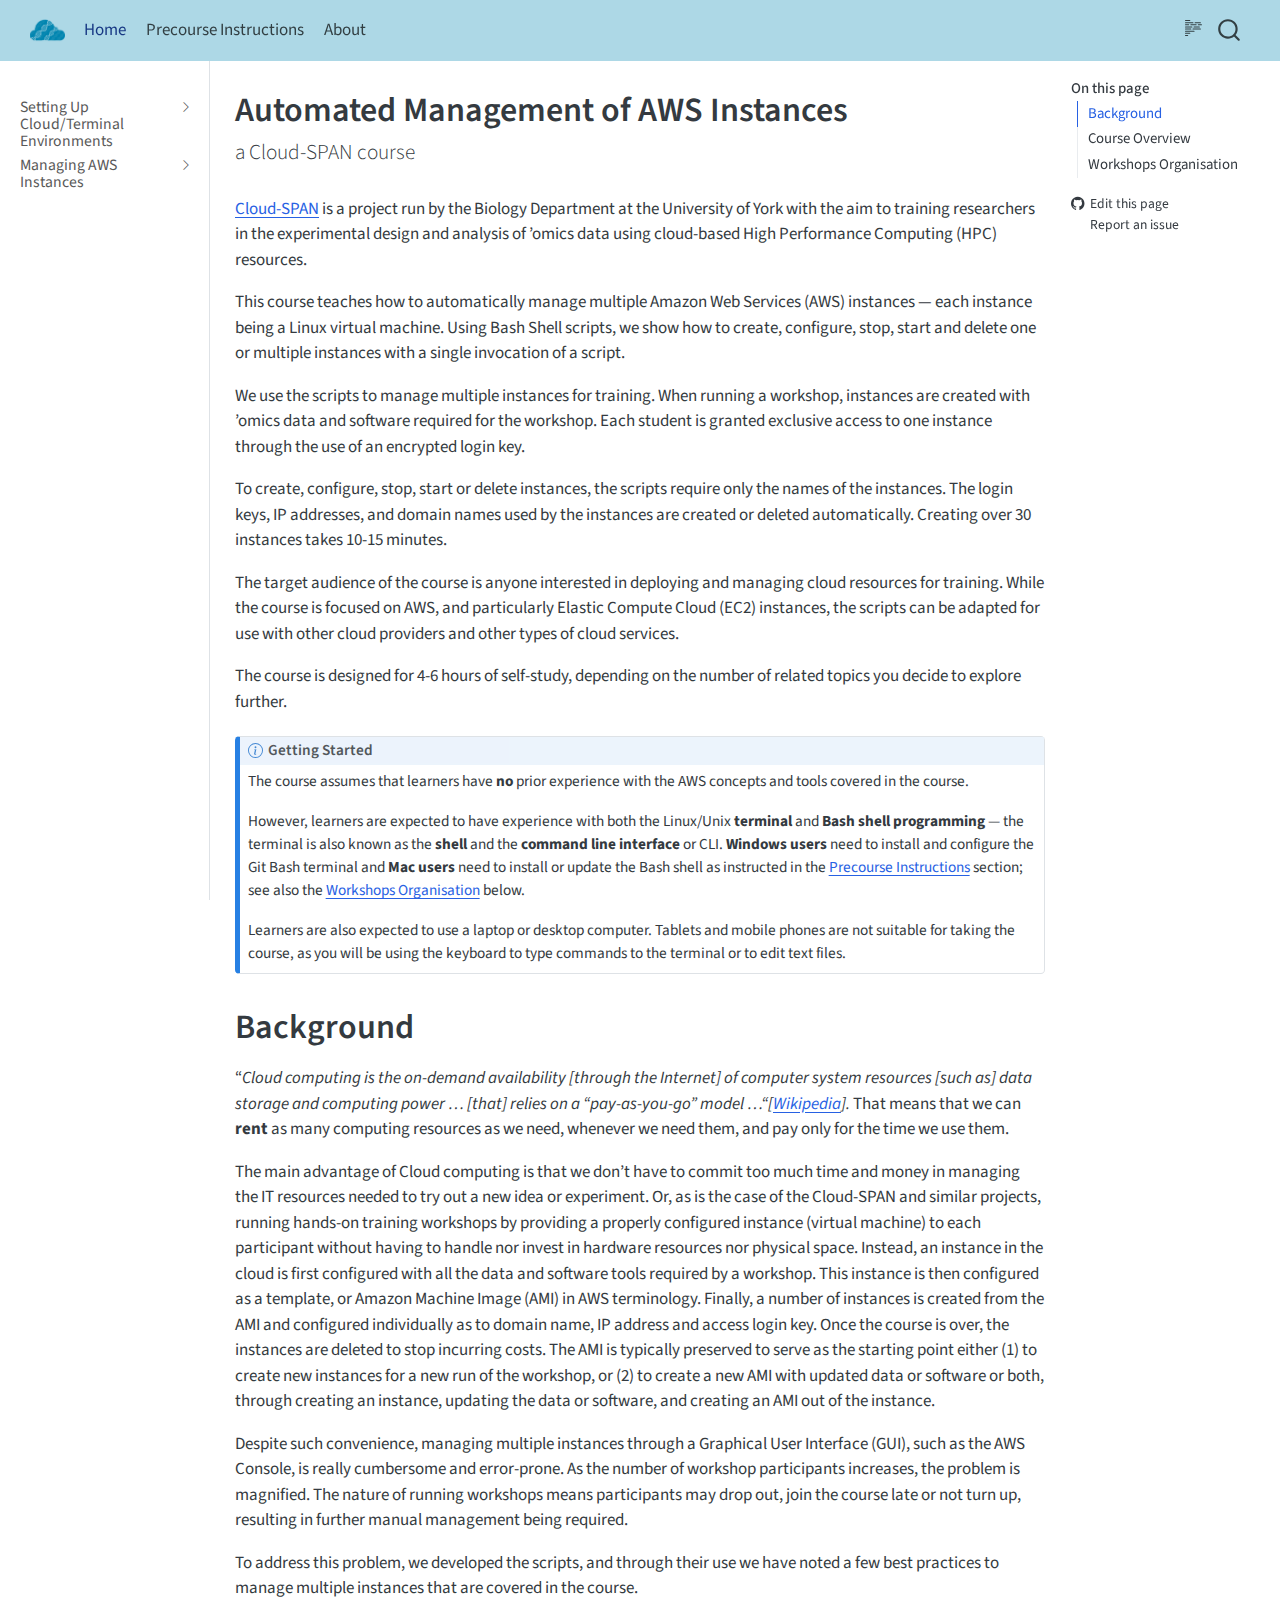
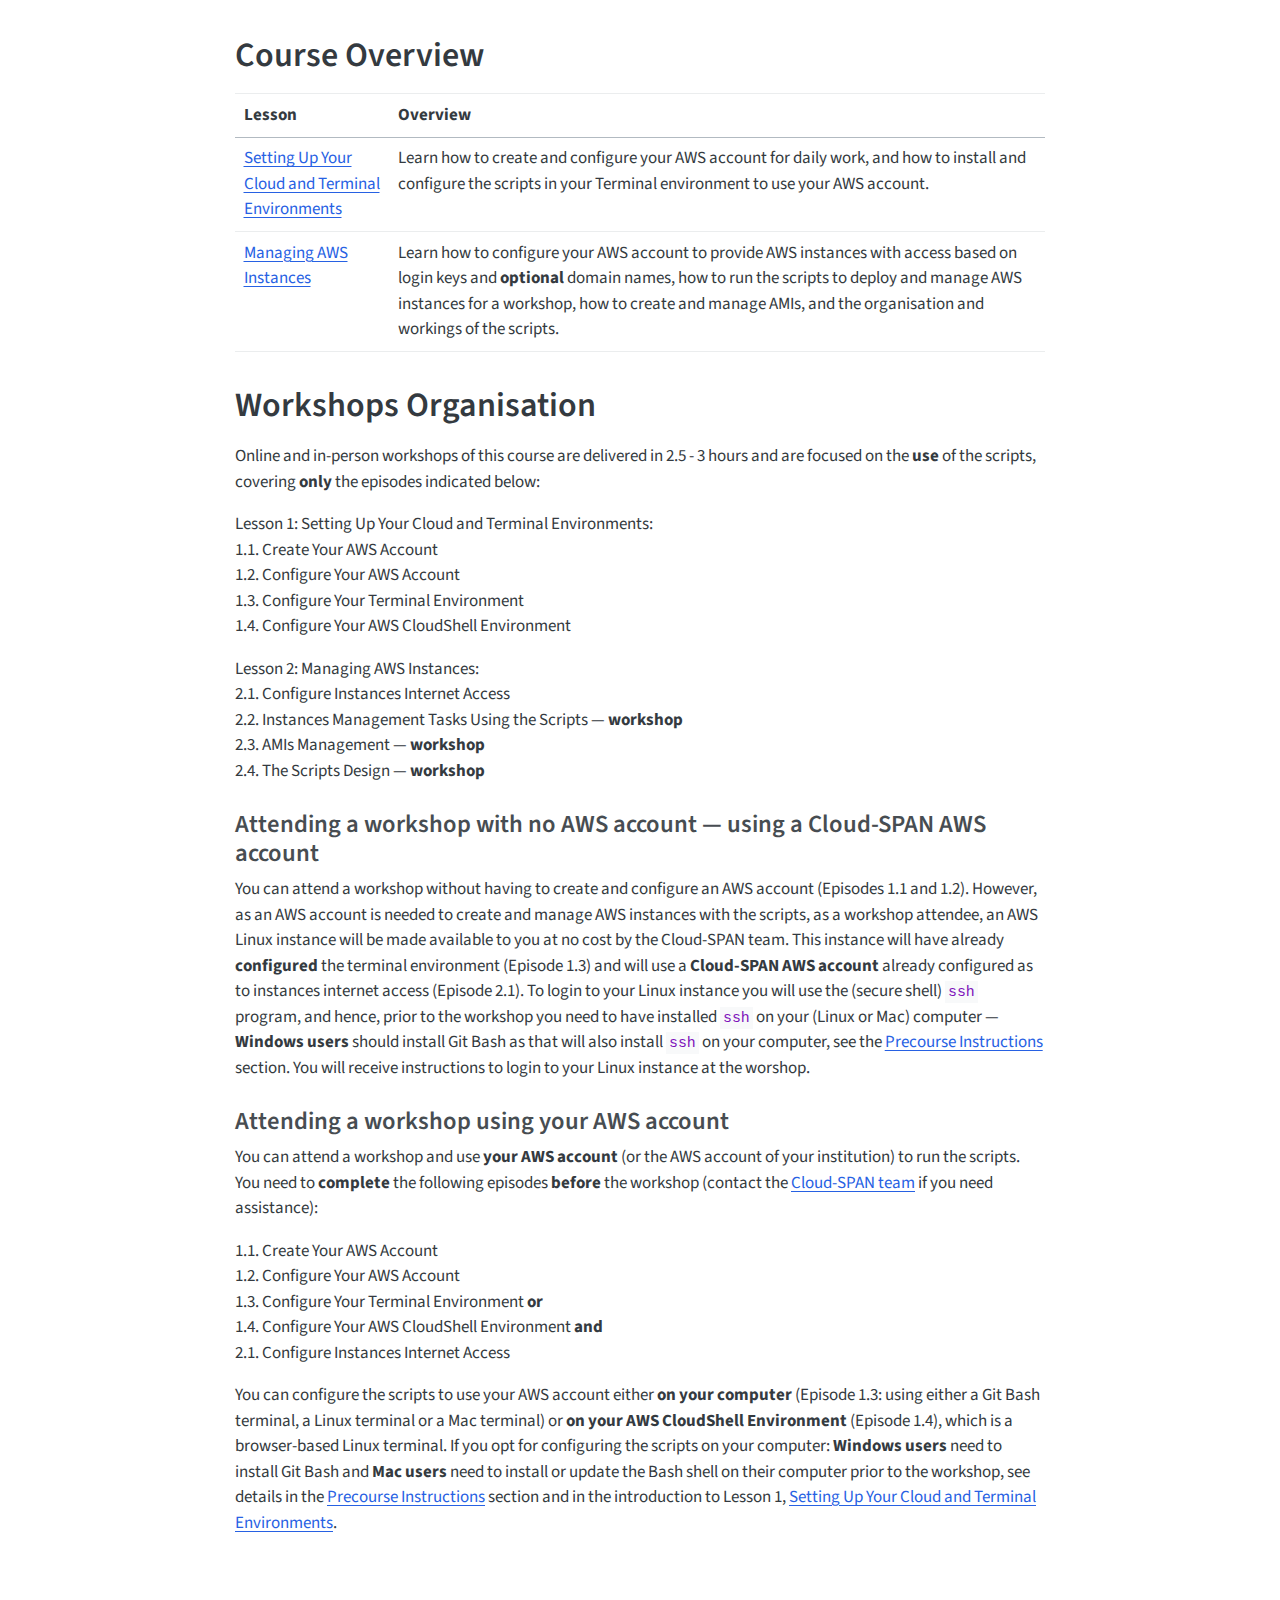
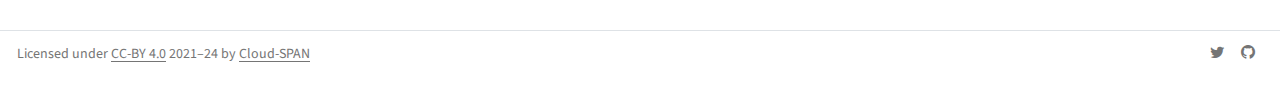
<file: index.html>
<!DOCTYPE html>
<html xmlns="http://www.w3.org/1999/xhtml" lang="en" xml:lang="en"><head>

<meta charset="utf-8">
<meta name="generator" content="quarto-1.5.57">

<meta name="viewport" content="width=device-width, initial-scale=1.0, user-scalable=yes">


<title>Automated Management of AWS Instances</title>
<style>
code{white-space: pre-wrap;}
span.smallcaps{font-variant: small-caps;}
div.columns{display: flex; gap: min(4vw, 1.5em);}
div.column{flex: auto; overflow-x: auto;}
div.hanging-indent{margin-left: 1.5em; text-indent: -1.5em;}
ul.task-list{list-style: none;}
ul.task-list li input[type="checkbox"] {
  width: 0.8em;
  margin: 0 0.8em 0.2em -1em; /* quarto-specific, see https://github.com/quarto-dev/quarto-cli/issues/4556 */ 
  vertical-align: middle;
}
</style>


<script src="site_libs/quarto-nav/quarto-nav.js"></script>
<script src="site_libs/clipboard/clipboard.min.js"></script>
<script src="site_libs/quarto-search/autocomplete.umd.js"></script>
<script src="site_libs/quarto-search/fuse.min.js"></script>
<script src="site_libs/quarto-search/quarto-search.js"></script>
<meta name="quarto:offset" content="./">
<link href="./images/cloud-span-icon.png" rel="icon" type="image/png">
<script src="site_libs/quarto-html/quarto.js"></script>
<script src="site_libs/quarto-html/popper.min.js"></script>
<script src="site_libs/quarto-html/tippy.umd.min.js"></script>
<script src="site_libs/quarto-html/anchor.min.js"></script>
<link href="site_libs/quarto-html/tippy.css" rel="stylesheet">
<link href="site_libs/quarto-html/quarto-syntax-highlighting.css" rel="stylesheet" id="quarto-text-highlighting-styles">
<script src="site_libs/bootstrap/bootstrap.min.js"></script>
<link href="site_libs/bootstrap/bootstrap-icons.css" rel="stylesheet">
<link href="site_libs/bootstrap/bootstrap.min.css" rel="stylesheet" id="quarto-bootstrap" data-mode="light">
<script id="quarto-search-options" type="application/json">{
  "location": "navbar",
  "copy-button": false,
  "collapse-after": 3,
  "panel-placement": "end",
  "type": "overlay",
  "limit": 50,
  "keyboard-shortcut": [
    "f",
    "/",
    "s"
  ],
  "show-item-context": false,
  "language": {
    "search-no-results-text": "No results",
    "search-matching-documents-text": "matching documents",
    "search-copy-link-title": "Copy link to search",
    "search-hide-matches-text": "Hide additional matches",
    "search-more-match-text": "more match in this document",
    "search-more-matches-text": "more matches in this document",
    "search-clear-button-title": "Clear",
    "search-text-placeholder": "",
    "search-detached-cancel-button-title": "Cancel",
    "search-submit-button-title": "Submit",
    "search-label": "Search"
  }
}</script>


<link rel="stylesheet" href="styles.css">
</head>

<body class="nav-sidebar docked nav-fixed">

<div id="quarto-search-results"></div>
  <header id="quarto-header" class="headroom fixed-top">
    <nav class="navbar navbar-expand-lg " data-bs-theme="dark">
      <div class="navbar-container container-fluid">
      <div class="navbar-brand-container mx-auto">
    <a href="./index.html" class="navbar-brand navbar-brand-logo">
    <img src="./images/cloud-span-icon.png" alt="Cloud-SPAN logo." class="navbar-logo">
    </a>
  </div>
            <div id="quarto-search" class="" title="Search"></div>
          <button class="navbar-toggler" type="button" data-bs-toggle="collapse" data-bs-target="#navbarCollapse" aria-controls="navbarCollapse" role="menu" aria-expanded="false" aria-label="Toggle navigation" onclick="if (window.quartoToggleHeadroom) { window.quartoToggleHeadroom(); }">
  <span class="navbar-toggler-icon"></span>
</button>
          <div class="collapse navbar-collapse" id="navbarCollapse">
            <ul class="navbar-nav navbar-nav-scroll me-auto">
  <li class="nav-item">
    <a class="nav-link active" href="./index.html" aria-current="page"> 
<span class="menu-text">Home</span></a>
  </li>  
  <li class="nav-item">
    <a class="nav-link" href="./docs/miscellanea/precourse-instructions.html"> 
<span class="menu-text">Precourse Instructions</span></a>
  </li>  
  <li class="nav-item">
    <a class="nav-link" href="./docs/miscellanea/about.html"> 
<span class="menu-text">About</span></a>
  </li>  
</ul>
          </div> <!-- /navcollapse -->
            <div class="quarto-navbar-tools">
  <a href="" class="quarto-reader-toggle quarto-navigation-tool px-1" onclick="window.quartoToggleReader(); return false;" title="Toggle reader mode">
  <div class="quarto-reader-toggle-btn">
  <i class="bi"></i>
  </div>
</a>
</div>
      </div> <!-- /container-fluid -->
    </nav>
  <nav class="quarto-secondary-nav">
    <div class="container-fluid d-flex">
      <button type="button" class="quarto-btn-toggle btn" data-bs-toggle="collapse" role="button" data-bs-target=".quarto-sidebar-collapse-item" aria-controls="quarto-sidebar" aria-expanded="false" aria-label="Toggle sidebar navigation" onclick="if (window.quartoToggleHeadroom) { window.quartoToggleHeadroom(); }">
        <i class="bi bi-layout-text-sidebar-reverse"></i>
      </button>
        <nav class="quarto-page-breadcrumbs" aria-label="breadcrumb"><ol class="breadcrumb"><li class="breadcrumb-item">Automated Management of AWS Instances</li></ol></nav>
        <a class="flex-grow-1" role="navigation" data-bs-toggle="collapse" data-bs-target=".quarto-sidebar-collapse-item" aria-controls="quarto-sidebar" aria-expanded="false" aria-label="Toggle sidebar navigation" onclick="if (window.quartoToggleHeadroom) { window.quartoToggleHeadroom(); }">      
        </a>
    </div>
  </nav>
</header>
<!-- content -->
<div id="quarto-content" class="quarto-container page-columns page-rows-contents page-layout-full page-navbar">
<!-- sidebar -->
  <nav id="quarto-sidebar" class="sidebar collapse collapse-horizontal quarto-sidebar-collapse-item sidebar-navigation docked overflow-auto">
    <div class="sidebar-menu-container"> 
    <ul class="list-unstyled mt-1">
        <li class="sidebar-item sidebar-item-section">
      <div class="sidebar-item-container"> 
            <a href="./docs/lesson01-setting-work-envs/index.html" class="sidebar-item-text sidebar-link">
 <span class="menu-text">Setting Up Cloud/Terminal Environments</span></a>
          <a class="sidebar-item-toggle text-start collapsed" data-bs-toggle="collapse" data-bs-target="#quarto-sidebar-section-1" role="navigation" aria-expanded="false" aria-label="Toggle section">
            <i class="bi bi-chevron-right ms-2"></i>
          </a> 
      </div>
      <ul id="quarto-sidebar-section-1" class="collapse list-unstyled sidebar-section depth1 ">  
          <li class="sidebar-item">
  <div class="sidebar-item-container"> 
  <a href="./docs/lesson01-setting-work-envs/01-create-aws-account.html" class="sidebar-item-text sidebar-link">
 <span class="menu-text">Create Your AWS Account</span></a>
  </div>
</li>
          <li class="sidebar-item">
  <div class="sidebar-item-container"> 
  <a href="./docs/lesson01-setting-work-envs/02-configure-account.html" class="sidebar-item-text sidebar-link">
 <span class="menu-text">Configure Your AWS Account</span></a>
  </div>
</li>
          <li class="sidebar-item">
  <div class="sidebar-item-container"> 
  <a href="./docs/lesson01-setting-work-envs/03-configure-terminal.html" class="sidebar-item-text sidebar-link">
 <span class="menu-text">Configure Your Terminal Environment</span></a>
  </div>
</li>
          <li class="sidebar-item">
  <div class="sidebar-item-container"> 
  <a href="./docs/lesson01-setting-work-envs/04-configure-cloudshell.html" class="sidebar-item-text sidebar-link">
 <span class="menu-text">Configure Your AWS CloudShell Environment</span></a>
  </div>
</li>
      </ul>
  </li>
        <li class="sidebar-item sidebar-item-section">
      <div class="sidebar-item-container"> 
            <a href="./docs/lesson02-managing-aws-instances/index.html" class="sidebar-item-text sidebar-link">
 <span class="menu-text">Managing AWS Instances</span></a>
          <a class="sidebar-item-toggle text-start collapsed" data-bs-toggle="collapse" data-bs-target="#quarto-sidebar-section-2" role="navigation" aria-expanded="false" aria-label="Toggle section">
            <i class="bi bi-chevron-right ms-2"></i>
          </a> 
      </div>
      <ul id="quarto-sidebar-section-2" class="collapse list-unstyled sidebar-section depth1 ">  
          <li class="sidebar-item">
  <div class="sidebar-item-container"> 
  <a href="./docs/lesson02-managing-aws-instances/01-configure-instances-internet.html" class="sidebar-item-text sidebar-link">
 <span class="menu-text">Configure Instances Internet Access</span></a>
  </div>
</li>
          <li class="sidebar-item">
  <div class="sidebar-item-container"> 
  <a href="./docs/lesson02-managing-aws-instances/02-instances-management.html" class="sidebar-item-text sidebar-link">
 <span class="menu-text">Instances Management Tasks Using the Scripts</span></a>
  </div>
</li>
          <li class="sidebar-item">
  <div class="sidebar-item-container"> 
  <a href="./docs/lesson02-managing-aws-instances/03-ami-management.html" class="sidebar-item-text sidebar-link">
 <span class="menu-text">AMIs Management</span></a>
  </div>
</li>
          <li class="sidebar-item">
  <div class="sidebar-item-container"> 
  <a href="./docs/lesson02-managing-aws-instances/04-scripts-design.html" class="sidebar-item-text sidebar-link">
 <span class="menu-text">The Scripts Design</span></a>
  </div>
</li>
      </ul>
  </li>
    </ul>
    </div>
</nav>
<div id="quarto-sidebar-glass" class="quarto-sidebar-collapse-item" data-bs-toggle="collapse" data-bs-target=".quarto-sidebar-collapse-item"></div>
<!-- margin-sidebar -->
    <div id="quarto-margin-sidebar" class="sidebar margin-sidebar">
        <nav id="TOC" role="doc-toc" class="toc-active">
    <h2 id="toc-title">On this page</h2>
   
  <ul>
  <li><a href="#background" id="toc-background" class="nav-link active" data-scroll-target="#background">Background</a></li>
  <li><a href="#course-overview" id="toc-course-overview" class="nav-link" data-scroll-target="#course-overview">Course Overview</a></li>
  <li><a href="#workshops-organisation" id="toc-workshops-organisation" class="nav-link" data-scroll-target="#workshops-organisation">Workshops Organisation</a>
  <ul class="collapse">
  <li><a href="#attending-a-workshop-with-no-aws-account-using-a-cloud-span-aws-account" id="toc-attending-a-workshop-with-no-aws-account-using-a-cloud-span-aws-account" class="nav-link" data-scroll-target="#attending-a-workshop-with-no-aws-account-using-a-cloud-span-aws-account">Attending a workshop with no AWS account — using a Cloud-SPAN AWS account</a></li>
  <li><a href="#attending-a-workshop-using-your-aws-account" id="toc-attending-a-workshop-using-your-aws-account" class="nav-link" data-scroll-target="#attending-a-workshop-using-your-aws-account">Attending a workshop using your AWS account</a></li>
  </ul></li>
  </ul>
<div class="toc-actions"><ul><li><a href="https://github.com/Cloud-SPAN/nerc-metagenomics-v2q/edit/main/index.qmd" class="toc-action"><i class="bi bi-github"></i>Edit this page</a></li><li><a href="https://github.com/Cloud-SPAN/nerc-metagenomics-v2q/issues/new" class="toc-action"><i class="bi empty"></i>Report an issue</a></li></ul></div></nav>
    </div>
<!-- main -->
<main class="content column-body" id="quarto-document-content">

<header id="title-block-header" class="quarto-title-block default">
<div class="quarto-title">
<h1 class="title">Automated Management of AWS Instances</h1>
<p class="subtitle lead">a Cloud-SPAN course</p>
</div>



<div class="quarto-title-meta column-body">

    
  
    
  </div>
  


</header>


<p><a href="https://cloud-span.york.ac.uk">Cloud-SPAN</a> is a project run by the Biology Department at the University of York with the aim to training researchers in the experimental design and analysis of ’omics data using cloud-based High Performance Computing (HPC) resources.</p>
<p>This course teaches how to automatically manage multiple Amazon Web Services (AWS) instances — each instance being a Linux virtual machine. Using Bash Shell scripts, we show how to create, configure, stop, start and delete one or multiple instances with a single invocation of a script.</p>
<p>We use the scripts to manage multiple instances for training. When running a workshop, instances are created with ’omics data and software required for the workshop. Each student is granted exclusive access to one instance through the use of an encrypted login key.</p>
<p>To create, configure, stop, start or delete instances, the scripts require only the names of the instances. The login keys, IP addresses, and domain names used by the instances are created or deleted automatically. Creating over 30 instances takes 10-15 minutes.</p>
<p>The target audience of the course is anyone interested in deploying and managing cloud resources for training. While the course is focused on AWS, and particularly Elastic Compute Cloud (EC2) instances, the scripts can be adapted for use with other cloud providers and other types of cloud services.</p>
<p>The course is designed for 4-6 hours of self-study, depending on the number of related topics you decide to explore further.</p>
<div class="callout callout-style-default callout-note callout-titled">
<div class="callout-header d-flex align-content-center">
<div class="callout-icon-container">
<i class="callout-icon"></i>
</div>
<div class="callout-title-container flex-fill">
Getting Started
</div>
</div>
<div class="callout-body-container callout-body">
<p>The course assumes that learners have <strong>no</strong> prior experience with the AWS concepts and tools covered in the course.</p>
<p>However, learners are expected to have experience with both the Linux/Unix <strong>terminal</strong> and <strong>Bash shell programming</strong> — the terminal is also known as the <strong>shell</strong> and the <strong>command line interface</strong> or CLI. <strong>Windows users</strong> need to install and configure the Git Bash terminal and <strong>Mac users</strong> need to install or update the Bash shell as instructed in the <a href="./docs/miscellanea/precourse-instructions.html">Precourse Instructions</a> section; see also the <a href="#workshops-organisation">Workshops Organisation</a> below.</p>
<p>Learners are also expected to use a laptop or desktop computer. Tablets and mobile phones are not suitable for taking the course, as you will be using the keyboard to type commands to the terminal or to edit text files.</p>
</div>
</div>
<section id="background" class="level1">
<h1>Background</h1>
<p>“<em>Cloud computing is the on-demand availability [through the Internet] of computer system resources [such as] data storage and computing power … [that] relies on a “pay-as-you-go” model …“[<a href="https://en.wikipedia.org/wiki/Cloud_computing">Wikipedia</a>].</em> That means that we can <strong>rent</strong> as many computing resources as we need, whenever we need them, and pay only for the time we use them.</p>
<p>The main advantage of Cloud computing is that we don’t have to commit too much time and money in managing the IT resources needed to try out a new idea or experiment. Or, as is the case of the Cloud-SPAN and similar projects, running hands-on training workshops by providing a properly configured instance (virtual machine) to each participant without having to handle nor invest in hardware resources nor physical space. Instead, an instance in the cloud is first configured with all the data and software tools required by a workshop. This instance is then configured as a template, or Amazon Machine Image (AMI) in AWS terminology. Finally, a number of instances is created from the AMI and configured individually as to domain name, IP address and access login key. Once the course is over, the instances are deleted to stop incurring costs. The AMI is typically preserved to serve as the starting point either (1) to create new instances for a new run of the workshop, or (2) to create a new AMI with updated data or software or both, through creating an instance, updating the data or software, and creating an AMI out of the instance.</p>
<p>Despite such convenience, managing multiple instances through a Graphical User Interface (GUI), such as the AWS Console, is really cumbersome and error-prone. As the number of workshop participants increases, the problem is magniﬁed. The nature of running workshops means participants may drop out, join the course late or not turn up, resulting in further manual management being required.</p>
<p>To address this problem, we developed the scripts, and through their use we have noted a few best practices to manage multiple instances that are covered in the course.</p>
</section>
<section id="course-overview" class="level1">
<h1>Course Overview</h1>
<table class="caption-top table">
<thead>
<tr class="header">
<th>Lesson</th>
<th>Overview</th>
</tr>
</thead>
<tbody>
<tr class="odd">
<td><a href="./docs/lesson01-setting-work-envs/index.html">Setting Up Your Cloud and Terminal Environments</a></td>
<td>Learn how to create and configure your AWS account for daily work, and how to install and configure the scripts in your Terminal environment to use your AWS account.</td>
</tr>
<tr class="even">
<td><a href="./docs/lesson02-managing-aws-instances/index.html">Managing AWS Instances</a></td>
<td>Learn how to configure your AWS account to provide AWS instances with access based on login keys and <strong>optional</strong> domain names, how to run the scripts to deploy and manage AWS instances for a workshop, how to create and manage AMIs, and the organisation and workings of the scripts.</td>
</tr>
</tbody>
</table>
</section>
<section id="workshops-organisation" class="level1">
<h1>Workshops Organisation</h1>
<p>Online and in-person workshops of this course are delivered in 2.5 - 3 hours and are focused on the <strong>use</strong> of the scripts, covering <strong>only</strong> the episodes indicated below:</p>
<p>Lesson 1: Setting Up Your Cloud and Terminal Environments:<br>
1.1. Create Your AWS Account<br>
1.2. Configure Your AWS Account<br>
1.3. Configure Your Terminal Environment<br>
1.4. Configure Your AWS CloudShell Environment</p>
<p>Lesson 2: Managing AWS Instances:<br>
2.1. Configure Instances Internet Access<br>
2.2. Instances Management Tasks Using the Scripts — <strong>workshop</strong><br>
2.3. AMIs Management — <strong>workshop</strong><br>
2.4. The Scripts Design — <strong>workshop</strong></p>
<section id="attending-a-workshop-with-no-aws-account-using-a-cloud-span-aws-account" class="level3">
<h3 class="anchored" data-anchor-id="attending-a-workshop-with-no-aws-account-using-a-cloud-span-aws-account">Attending a workshop with no AWS account — using a Cloud-SPAN AWS account</h3>
<p>You can attend a workshop without having to create and configure an AWS account (Episodes 1.1 and 1.2). However, as an AWS account is needed to create and manage AWS instances with the scripts, as a workshop attendee, an AWS Linux instance will be made available to you at no cost by the Cloud-SPAN team. This instance will have already <strong>configured</strong> the terminal environment (Episode 1.3) and will use a <strong>Cloud-SPAN AWS account</strong> already configured as to instances internet access (Episode 2.1). To login to your Linux instance you will use the (secure shell) <code>ssh</code> program, and hence, prior to the workshop you need to have installed <code>ssh</code> on your (Linux or Mac) computer — <strong>Windows users</strong> should install Git Bash as that will also install <code>ssh</code> on your computer, see the <a href="./docs/miscellanea/precourse-instructions.html">Precourse Instructions</a> section. You will receive instructions to login to your Linux instance at the worshop.</p>
</section>
<section id="attending-a-workshop-using-your-aws-account" class="level3">
<h3 class="anchored" data-anchor-id="attending-a-workshop-using-your-aws-account">Attending a workshop using your AWS account</h3>
<p>You can attend a workshop and use <strong>your AWS account</strong> (or the AWS account of your institution) to run the scripts. You need to <strong>complete</strong> the following episodes <strong>before</strong> the workshop (contact the <a href="https://cloud-span.york.ac.uk/contact-us">Cloud-SPAN team</a> if you need assistance):</p>
<p>1.1. Create Your AWS Account<br>
1.2. Configure Your AWS Account<br>
1.3. Configure Your Terminal Environment <strong>or</strong><br>
1.4. Configure Your AWS CloudShell Environment <strong>and</strong><br>
2.1. Configure Instances Internet Access</p>
<p>You can configure the scripts to use your AWS account either <strong>on your computer</strong> (Episode 1.3: using either a Git Bash terminal, a Linux terminal or a Mac terminal) or <strong>on your AWS CloudShell Environment</strong> (Episode 1.4), which is a browser-based Linux terminal. If you opt for configuring the scripts on your computer: <strong>Windows users</strong> need to install Git Bash and <strong>Mac users</strong> need to install or update the Bash shell on their computer prior to the workshop, see details in the <a href="./docs/miscellanea/precourse-instructions.html">Precourse Instructions</a> section and in the introduction to Lesson 1, <a href="./docs/lesson01-setting-work-envs/index.html">Setting Up Your Cloud and Terminal Environments</a>.</p>


</section>
</section>

<a onclick="window.scrollTo(0, 0); return false;" role="button" id="quarto-back-to-top"><i class="bi bi-arrow-up"></i> Back to top</a></main> <!-- /main -->
<script id="quarto-html-after-body" type="application/javascript">
window.document.addEventListener("DOMContentLoaded", function (event) {
  const toggleBodyColorMode = (bsSheetEl) => {
    const mode = bsSheetEl.getAttribute("data-mode");
    const bodyEl = window.document.querySelector("body");
    if (mode === "dark") {
      bodyEl.classList.add("quarto-dark");
      bodyEl.classList.remove("quarto-light");
    } else {
      bodyEl.classList.add("quarto-light");
      bodyEl.classList.remove("quarto-dark");
    }
  }
  const toggleBodyColorPrimary = () => {
    const bsSheetEl = window.document.querySelector("link#quarto-bootstrap");
    if (bsSheetEl) {
      toggleBodyColorMode(bsSheetEl);
    }
  }
  toggleBodyColorPrimary();  
  const icon = "";
  const anchorJS = new window.AnchorJS();
  anchorJS.options = {
    placement: 'right',
    icon: icon
  };
  anchorJS.add('.anchored');
  const isCodeAnnotation = (el) => {
    for (const clz of el.classList) {
      if (clz.startsWith('code-annotation-')) {                     
        return true;
      }
    }
    return false;
  }
  const onCopySuccess = function(e) {
    // button target
    const button = e.trigger;
    // don't keep focus
    button.blur();
    // flash "checked"
    button.classList.add('code-copy-button-checked');
    var currentTitle = button.getAttribute("title");
    button.setAttribute("title", "Copied!");
    let tooltip;
    if (window.bootstrap) {
      button.setAttribute("data-bs-toggle", "tooltip");
      button.setAttribute("data-bs-placement", "left");
      button.setAttribute("data-bs-title", "Copied!");
      tooltip = new bootstrap.Tooltip(button, 
        { trigger: "manual", 
          customClass: "code-copy-button-tooltip",
          offset: [0, -8]});
      tooltip.show();    
    }
    setTimeout(function() {
      if (tooltip) {
        tooltip.hide();
        button.removeAttribute("data-bs-title");
        button.removeAttribute("data-bs-toggle");
        button.removeAttribute("data-bs-placement");
      }
      button.setAttribute("title", currentTitle);
      button.classList.remove('code-copy-button-checked');
    }, 1000);
    // clear code selection
    e.clearSelection();
  }
  const getTextToCopy = function(trigger) {
      const codeEl = trigger.previousElementSibling.cloneNode(true);
      for (const childEl of codeEl.children) {
        if (isCodeAnnotation(childEl)) {
          childEl.remove();
        }
      }
      return codeEl.innerText;
  }
  const clipboard = new window.ClipboardJS('.code-copy-button:not([data-in-quarto-modal])', {
    text: getTextToCopy
  });
  clipboard.on('success', onCopySuccess);
  if (window.document.getElementById('quarto-embedded-source-code-modal')) {
    // For code content inside modals, clipBoardJS needs to be initialized with a container option
    // TODO: Check when it could be a function (https://github.com/zenorocha/clipboard.js/issues/860)
    const clipboardModal = new window.ClipboardJS('.code-copy-button[data-in-quarto-modal]', {
      text: getTextToCopy,
      container: window.document.getElementById('quarto-embedded-source-code-modal')
    });
    clipboardModal.on('success', onCopySuccess);
  }
    var localhostRegex = new RegExp(/^(?:http|https):\/\/localhost\:?[0-9]*\//);
    var mailtoRegex = new RegExp(/^mailto:/);
      var filterRegex = new RegExp("https:\/\/Cloud-SPAN\.github\.io\/cloud-admin-guide-v2q\/");
    var isInternal = (href) => {
        return filterRegex.test(href) || localhostRegex.test(href) || mailtoRegex.test(href);
    }
    // Inspect non-navigation links and adorn them if external
 	var links = window.document.querySelectorAll('a[href]:not(.nav-link):not(.navbar-brand):not(.toc-action):not(.sidebar-link):not(.sidebar-item-toggle):not(.pagination-link):not(.no-external):not([aria-hidden]):not(.dropdown-item):not(.quarto-navigation-tool):not(.about-link)');
    for (var i=0; i<links.length; i++) {
      const link = links[i];
      if (!isInternal(link.href)) {
        // undo the damage that might have been done by quarto-nav.js in the case of
        // links that we want to consider external
        if (link.dataset.originalHref !== undefined) {
          link.href = link.dataset.originalHref;
        }
      }
    }
  function tippyHover(el, contentFn, onTriggerFn, onUntriggerFn) {
    const config = {
      allowHTML: true,
      maxWidth: 500,
      delay: 100,
      arrow: false,
      appendTo: function(el) {
          return el.parentElement;
      },
      interactive: true,
      interactiveBorder: 10,
      theme: 'quarto',
      placement: 'bottom-start',
    };
    if (contentFn) {
      config.content = contentFn;
    }
    if (onTriggerFn) {
      config.onTrigger = onTriggerFn;
    }
    if (onUntriggerFn) {
      config.onUntrigger = onUntriggerFn;
    }
    window.tippy(el, config); 
  }
  const noterefs = window.document.querySelectorAll('a[role="doc-noteref"]');
  for (var i=0; i<noterefs.length; i++) {
    const ref = noterefs[i];
    tippyHover(ref, function() {
      // use id or data attribute instead here
      let href = ref.getAttribute('data-footnote-href') || ref.getAttribute('href');
      try { href = new URL(href).hash; } catch {}
      const id = href.replace(/^#\/?/, "");
      const note = window.document.getElementById(id);
      if (note) {
        return note.innerHTML;
      } else {
        return "";
      }
    });
  }
  const xrefs = window.document.querySelectorAll('a.quarto-xref');
  const processXRef = (id, note) => {
    // Strip column container classes
    const stripColumnClz = (el) => {
      el.classList.remove("page-full", "page-columns");
      if (el.children) {
        for (const child of el.children) {
          stripColumnClz(child);
        }
      }
    }
    stripColumnClz(note)
    if (id === null || id.startsWith('sec-')) {
      // Special case sections, only their first couple elements
      const container = document.createElement("div");
      if (note.children && note.children.length > 2) {
        container.appendChild(note.children[0].cloneNode(true));
        for (let i = 1; i < note.children.length; i++) {
          const child = note.children[i];
          if (child.tagName === "P" && child.innerText === "") {
            continue;
          } else {
            container.appendChild(child.cloneNode(true));
            break;
          }
        }
        if (window.Quarto?.typesetMath) {
          window.Quarto.typesetMath(container);
        }
        return container.innerHTML
      } else {
        if (window.Quarto?.typesetMath) {
          window.Quarto.typesetMath(note);
        }
        return note.innerHTML;
      }
    } else {
      // Remove any anchor links if they are present
      const anchorLink = note.querySelector('a.anchorjs-link');
      if (anchorLink) {
        anchorLink.remove();
      }
      if (window.Quarto?.typesetMath) {
        window.Quarto.typesetMath(note);
      }
      // TODO in 1.5, we should make sure this works without a callout special case
      if (note.classList.contains("callout")) {
        return note.outerHTML;
      } else {
        return note.innerHTML;
      }
    }
  }
  for (var i=0; i<xrefs.length; i++) {
    const xref = xrefs[i];
    tippyHover(xref, undefined, function(instance) {
      instance.disable();
      let url = xref.getAttribute('href');
      let hash = undefined; 
      if (url.startsWith('#')) {
        hash = url;
      } else {
        try { hash = new URL(url).hash; } catch {}
      }
      if (hash) {
        const id = hash.replace(/^#\/?/, "");
        const note = window.document.getElementById(id);
        if (note !== null) {
          try {
            const html = processXRef(id, note.cloneNode(true));
            instance.setContent(html);
          } finally {
            instance.enable();
            instance.show();
          }
        } else {
          // See if we can fetch this
          fetch(url.split('#')[0])
          .then(res => res.text())
          .then(html => {
            const parser = new DOMParser();
            const htmlDoc = parser.parseFromString(html, "text/html");
            const note = htmlDoc.getElementById(id);
            if (note !== null) {
              const html = processXRef(id, note);
              instance.setContent(html);
            } 
          }).finally(() => {
            instance.enable();
            instance.show();
          });
        }
      } else {
        // See if we can fetch a full url (with no hash to target)
        // This is a special case and we should probably do some content thinning / targeting
        fetch(url)
        .then(res => res.text())
        .then(html => {
          const parser = new DOMParser();
          const htmlDoc = parser.parseFromString(html, "text/html");
          const note = htmlDoc.querySelector('main.content');
          if (note !== null) {
            // This should only happen for chapter cross references
            // (since there is no id in the URL)
            // remove the first header
            if (note.children.length > 0 && note.children[0].tagName === "HEADER") {
              note.children[0].remove();
            }
            const html = processXRef(null, note);
            instance.setContent(html);
          } 
        }).finally(() => {
          instance.enable();
          instance.show();
        });
      }
    }, function(instance) {
    });
  }
      let selectedAnnoteEl;
      const selectorForAnnotation = ( cell, annotation) => {
        let cellAttr = 'data-code-cell="' + cell + '"';
        let lineAttr = 'data-code-annotation="' +  annotation + '"';
        const selector = 'span[' + cellAttr + '][' + lineAttr + ']';
        return selector;
      }
      const selectCodeLines = (annoteEl) => {
        const doc = window.document;
        const targetCell = annoteEl.getAttribute("data-target-cell");
        const targetAnnotation = annoteEl.getAttribute("data-target-annotation");
        const annoteSpan = window.document.querySelector(selectorForAnnotation(targetCell, targetAnnotation));
        const lines = annoteSpan.getAttribute("data-code-lines").split(",");
        const lineIds = lines.map((line) => {
          return targetCell + "-" + line;
        })
        let top = null;
        let height = null;
        let parent = null;
        if (lineIds.length > 0) {
            //compute the position of the single el (top and bottom and make a div)
            const el = window.document.getElementById(lineIds[0]);
            top = el.offsetTop;
            height = el.offsetHeight;
            parent = el.parentElement.parentElement;
          if (lineIds.length > 1) {
            const lastEl = window.document.getElementById(lineIds[lineIds.length - 1]);
            const bottom = lastEl.offsetTop + lastEl.offsetHeight;
            height = bottom - top;
          }
          if (top !== null && height !== null && parent !== null) {
            // cook up a div (if necessary) and position it 
            let div = window.document.getElementById("code-annotation-line-highlight");
            if (div === null) {
              div = window.document.createElement("div");
              div.setAttribute("id", "code-annotation-line-highlight");
              div.style.position = 'absolute';
              parent.appendChild(div);
            }
            div.style.top = top - 2 + "px";
            div.style.height = height + 4 + "px";
            div.style.left = 0;
            let gutterDiv = window.document.getElementById("code-annotation-line-highlight-gutter");
            if (gutterDiv === null) {
              gutterDiv = window.document.createElement("div");
              gutterDiv.setAttribute("id", "code-annotation-line-highlight-gutter");
              gutterDiv.style.position = 'absolute';
              const codeCell = window.document.getElementById(targetCell);
              const gutter = codeCell.querySelector('.code-annotation-gutter');
              gutter.appendChild(gutterDiv);
            }
            gutterDiv.style.top = top - 2 + "px";
            gutterDiv.style.height = height + 4 + "px";
          }
          selectedAnnoteEl = annoteEl;
        }
      };
      const unselectCodeLines = () => {
        const elementsIds = ["code-annotation-line-highlight", "code-annotation-line-highlight-gutter"];
        elementsIds.forEach((elId) => {
          const div = window.document.getElementById(elId);
          if (div) {
            div.remove();
          }
        });
        selectedAnnoteEl = undefined;
      };
        // Handle positioning of the toggle
    window.addEventListener(
      "resize",
      throttle(() => {
        elRect = undefined;
        if (selectedAnnoteEl) {
          selectCodeLines(selectedAnnoteEl);
        }
      }, 10)
    );
    function throttle(fn, ms) {
    let throttle = false;
    let timer;
      return (...args) => {
        if(!throttle) { // first call gets through
            fn.apply(this, args);
            throttle = true;
        } else { // all the others get throttled
            if(timer) clearTimeout(timer); // cancel #2
            timer = setTimeout(() => {
              fn.apply(this, args);
              timer = throttle = false;
            }, ms);
        }
      };
    }
      // Attach click handler to the DT
      const annoteDls = window.document.querySelectorAll('dt[data-target-cell]');
      for (const annoteDlNode of annoteDls) {
        annoteDlNode.addEventListener('click', (event) => {
          const clickedEl = event.target;
          if (clickedEl !== selectedAnnoteEl) {
            unselectCodeLines();
            const activeEl = window.document.querySelector('dt[data-target-cell].code-annotation-active');
            if (activeEl) {
              activeEl.classList.remove('code-annotation-active');
            }
            selectCodeLines(clickedEl);
            clickedEl.classList.add('code-annotation-active');
          } else {
            // Unselect the line
            unselectCodeLines();
            clickedEl.classList.remove('code-annotation-active');
          }
        });
      }
  const findCites = (el) => {
    const parentEl = el.parentElement;
    if (parentEl) {
      const cites = parentEl.dataset.cites;
      if (cites) {
        return {
          el,
          cites: cites.split(' ')
        };
      } else {
        return findCites(el.parentElement)
      }
    } else {
      return undefined;
    }
  };
  var bibliorefs = window.document.querySelectorAll('a[role="doc-biblioref"]');
  for (var i=0; i<bibliorefs.length; i++) {
    const ref = bibliorefs[i];
    const citeInfo = findCites(ref);
    if (citeInfo) {
      tippyHover(citeInfo.el, function() {
        var popup = window.document.createElement('div');
        citeInfo.cites.forEach(function(cite) {
          var citeDiv = window.document.createElement('div');
          citeDiv.classList.add('hanging-indent');
          citeDiv.classList.add('csl-entry');
          var biblioDiv = window.document.getElementById('ref-' + cite);
          if (biblioDiv) {
            citeDiv.innerHTML = biblioDiv.innerHTML;
          }
          popup.appendChild(citeDiv);
        });
        return popup.innerHTML;
      });
    }
  }
});
</script>
</div> <!-- /content -->
<footer class="footer">
  <div class="nav-footer">
    <div class="nav-footer-left">
<p>Licensed under <a href="https://creativecommons.org/licenses/by/4.0/">CC-BY 4.0</a> 2021–24 by <a href="https://cloud-span.york.ac.uk/">Cloud-SPAN</a></p>
</div>   
    <div class="nav-footer-center">
      &nbsp;
    <div class="toc-actions d-sm-block d-md-none"><ul><li><a href="https://github.com/Cloud-SPAN/nerc-metagenomics-v2q/edit/main/index.qmd" class="toc-action"><i class="bi bi-github"></i>Edit this page</a></li><li><a href="https://github.com/Cloud-SPAN/nerc-metagenomics-v2q/issues/new" class="toc-action"><i class="bi empty"></i>Report an issue</a></li></ul></div></div>
    <div class="nav-footer-right">
      <ul class="footer-items list-unstyled">
    <li class="nav-item compact">
    <a class="nav-link" href="https://twitter.com/SpanCloud">
      <i class="bi bi-twitter" role="img" aria-label="Quarto Twitter">
</i> 
    </a>
  </li>  
    <li class="nav-item compact">
    <a class="nav-link" href="https://github.com/Cloud-SPAN/cloud-admin-guide-v2q">
      <i class="bi bi-github" role="img" aria-label="Quarto GitHub">
</i> 
    </a>
  </li>  
</ul>
    </div>
  </div>
</footer>




</body></html>
</file>
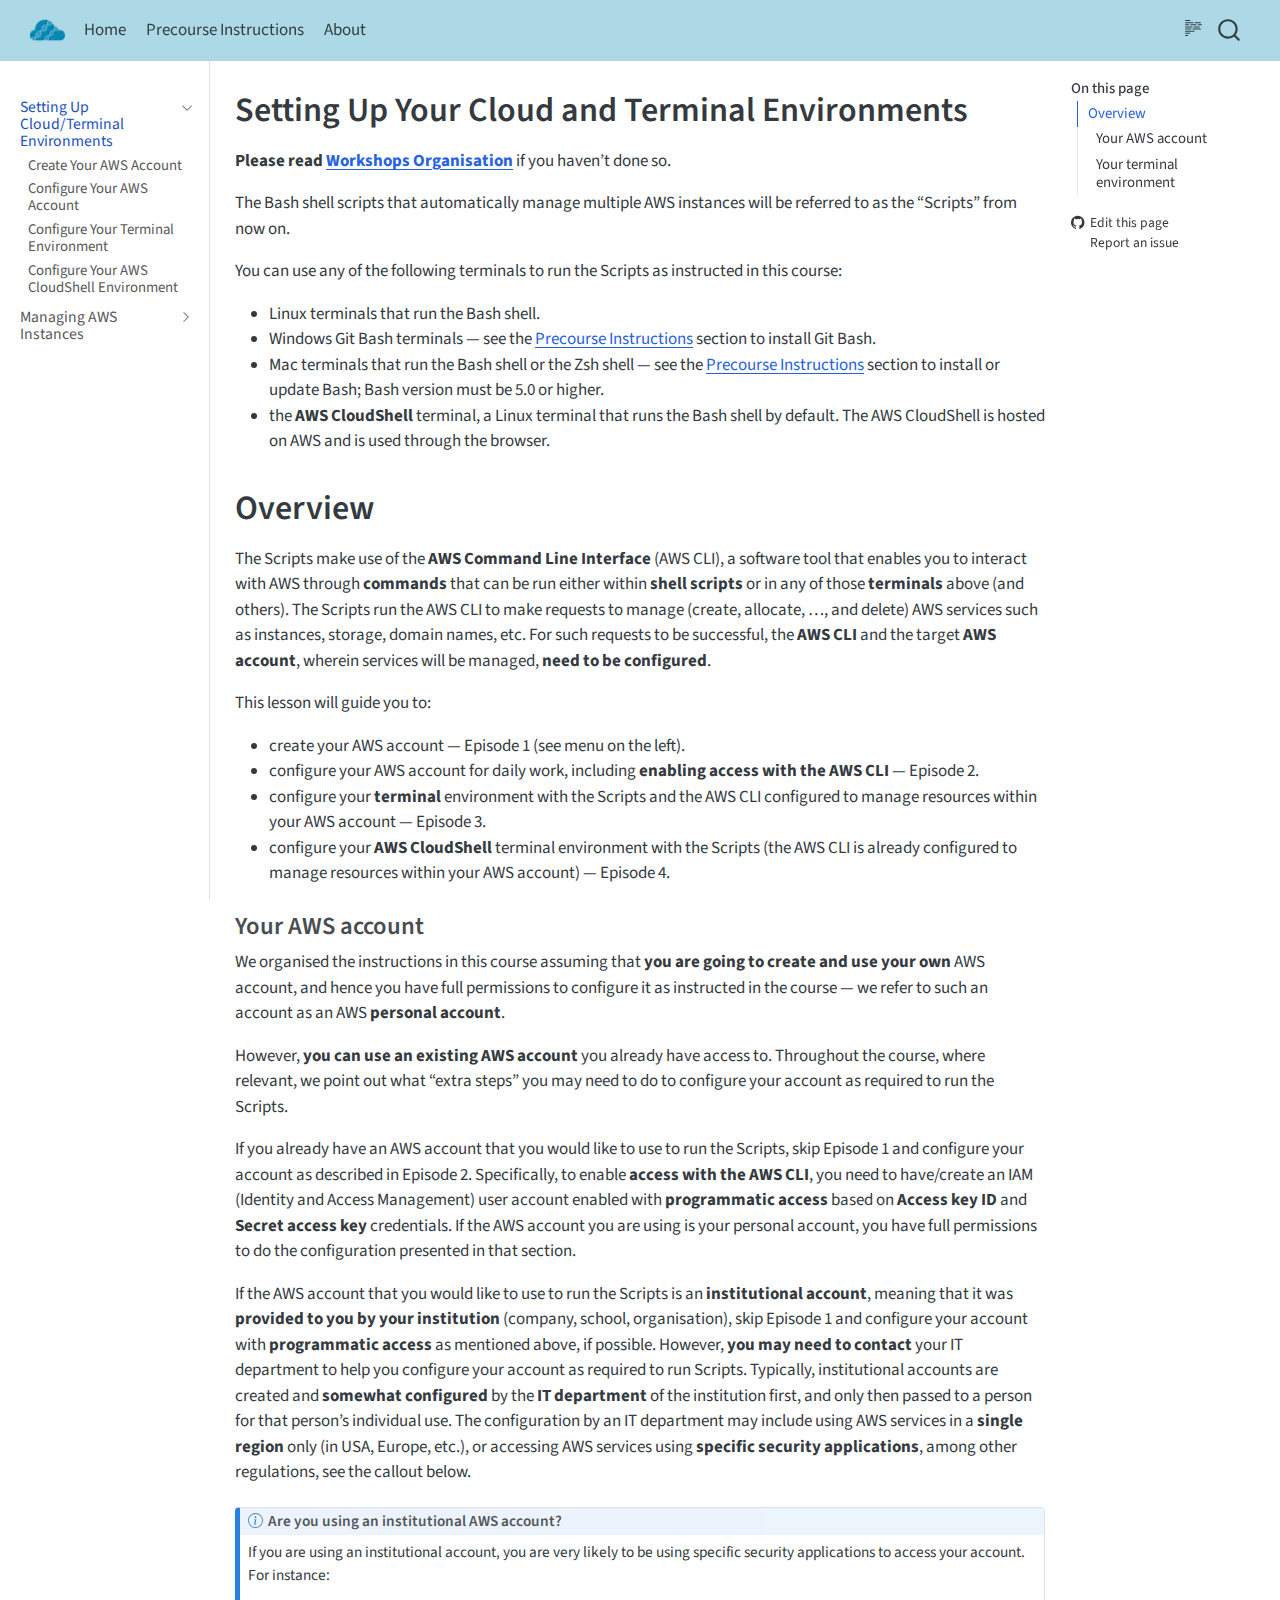
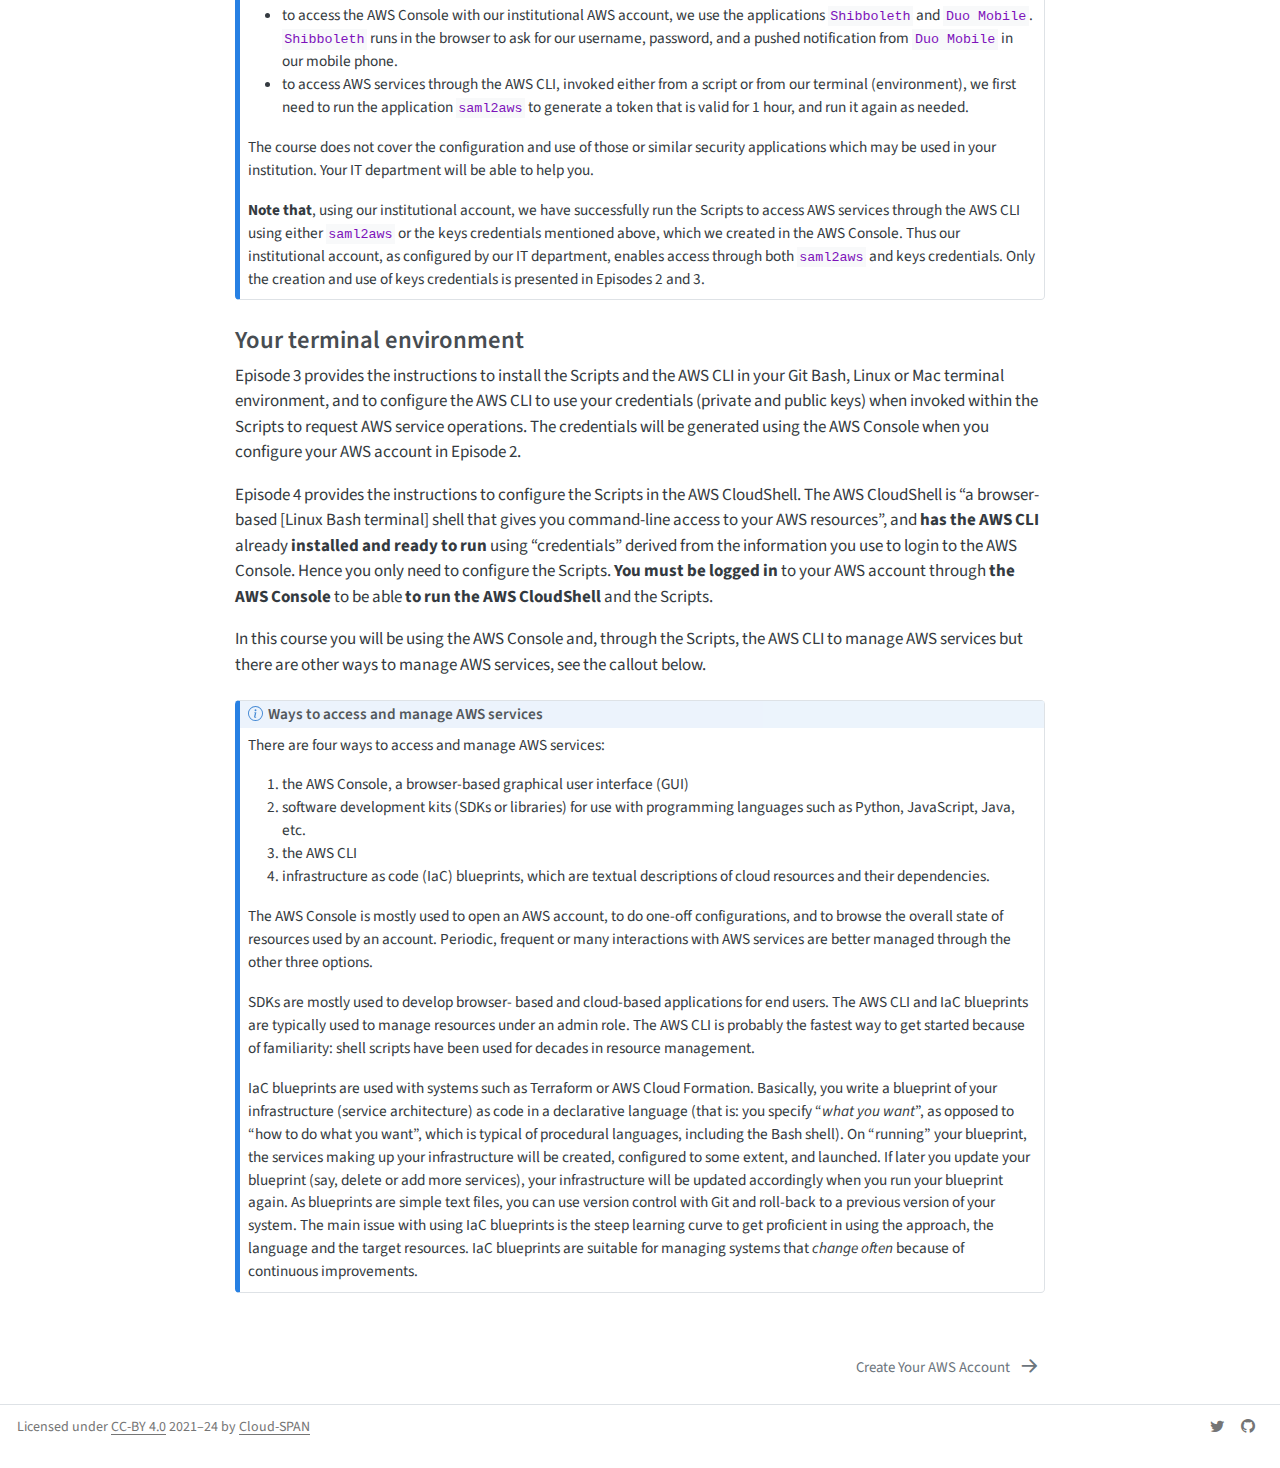
<file: docs/lesson01-setting-work-envs/index.html>
<!DOCTYPE html>
<html xmlns="http://www.w3.org/1999/xhtml" lang="en" xml:lang="en"><head>

<meta charset="utf-8">
<meta name="generator" content="quarto-1.5.57">

<meta name="viewport" content="width=device-width, initial-scale=1.0, user-scalable=yes">


<title>Setting Up Your Cloud and Terminal Environments – Automated Management of AWS Instances</title>
<style>
code{white-space: pre-wrap;}
span.smallcaps{font-variant: small-caps;}
div.columns{display: flex; gap: min(4vw, 1.5em);}
div.column{flex: auto; overflow-x: auto;}
div.hanging-indent{margin-left: 1.5em; text-indent: -1.5em;}
ul.task-list{list-style: none;}
ul.task-list li input[type="checkbox"] {
  width: 0.8em;
  margin: 0 0.8em 0.2em -1em; /* quarto-specific, see https://github.com/quarto-dev/quarto-cli/issues/4556 */ 
  vertical-align: middle;
}
</style>


<script src="../../site_libs/quarto-nav/quarto-nav.js"></script>
<script src="../../site_libs/clipboard/clipboard.min.js"></script>
<script src="../../site_libs/quarto-search/autocomplete.umd.js"></script>
<script src="../../site_libs/quarto-search/fuse.min.js"></script>
<script src="../../site_libs/quarto-search/quarto-search.js"></script>
<meta name="quarto:offset" content="../../">
<link href="../../docs/lesson01-setting-work-envs/01-create-aws-account.html" rel="next">
<link href="../../images/cloud-span-icon.png" rel="icon" type="image/png">
<script src="../../site_libs/quarto-html/quarto.js"></script>
<script src="../../site_libs/quarto-html/popper.min.js"></script>
<script src="../../site_libs/quarto-html/tippy.umd.min.js"></script>
<script src="../../site_libs/quarto-html/anchor.min.js"></script>
<link href="../../site_libs/quarto-html/tippy.css" rel="stylesheet">
<link href="../../site_libs/quarto-html/quarto-syntax-highlighting.css" rel="stylesheet" id="quarto-text-highlighting-styles">
<script src="../../site_libs/bootstrap/bootstrap.min.js"></script>
<link href="../../site_libs/bootstrap/bootstrap-icons.css" rel="stylesheet">
<link href="../../site_libs/bootstrap/bootstrap.min.css" rel="stylesheet" id="quarto-bootstrap" data-mode="light">
<script id="quarto-search-options" type="application/json">{
  "location": "navbar",
  "copy-button": false,
  "collapse-after": 3,
  "panel-placement": "end",
  "type": "overlay",
  "limit": 50,
  "keyboard-shortcut": [
    "f",
    "/",
    "s"
  ],
  "show-item-context": false,
  "language": {
    "search-no-results-text": "No results",
    "search-matching-documents-text": "matching documents",
    "search-copy-link-title": "Copy link to search",
    "search-hide-matches-text": "Hide additional matches",
    "search-more-match-text": "more match in this document",
    "search-more-matches-text": "more matches in this document",
    "search-clear-button-title": "Clear",
    "search-text-placeholder": "",
    "search-detached-cancel-button-title": "Cancel",
    "search-submit-button-title": "Submit",
    "search-label": "Search"
  }
}</script>


<link rel="stylesheet" href="../../styles.css">
</head>

<body class="nav-sidebar docked nav-fixed">

<div id="quarto-search-results"></div>
  <header id="quarto-header" class="headroom fixed-top">
    <nav class="navbar navbar-expand-lg " data-bs-theme="dark">
      <div class="navbar-container container-fluid">
      <div class="navbar-brand-container mx-auto">
    <a href="../../index.html" class="navbar-brand navbar-brand-logo">
    <img src="../../images/cloud-span-icon.png" alt="Cloud-SPAN logo." class="navbar-logo">
    </a>
  </div>
            <div id="quarto-search" class="" title="Search"></div>
          <button class="navbar-toggler" type="button" data-bs-toggle="collapse" data-bs-target="#navbarCollapse" aria-controls="navbarCollapse" role="menu" aria-expanded="false" aria-label="Toggle navigation" onclick="if (window.quartoToggleHeadroom) { window.quartoToggleHeadroom(); }">
  <span class="navbar-toggler-icon"></span>
</button>
          <div class="collapse navbar-collapse" id="navbarCollapse">
            <ul class="navbar-nav navbar-nav-scroll me-auto">
  <li class="nav-item">
    <a class="nav-link" href="../../index.html"> 
<span class="menu-text">Home</span></a>
  </li>  
  <li class="nav-item">
    <a class="nav-link" href="../../docs/miscellanea/precourse-instructions.html"> 
<span class="menu-text">Precourse Instructions</span></a>
  </li>  
  <li class="nav-item">
    <a class="nav-link" href="../../docs/miscellanea/about.html"> 
<span class="menu-text">About</span></a>
  </li>  
</ul>
          </div> <!-- /navcollapse -->
            <div class="quarto-navbar-tools">
  <a href="" class="quarto-reader-toggle quarto-navigation-tool px-1" onclick="window.quartoToggleReader(); return false;" title="Toggle reader mode">
  <div class="quarto-reader-toggle-btn">
  <i class="bi"></i>
  </div>
</a>
</div>
      </div> <!-- /container-fluid -->
    </nav>
  <nav class="quarto-secondary-nav">
    <div class="container-fluid d-flex">
      <button type="button" class="quarto-btn-toggle btn" data-bs-toggle="collapse" role="button" data-bs-target=".quarto-sidebar-collapse-item" aria-controls="quarto-sidebar" aria-expanded="false" aria-label="Toggle sidebar navigation" onclick="if (window.quartoToggleHeadroom) { window.quartoToggleHeadroom(); }">
        <i class="bi bi-layout-text-sidebar-reverse"></i>
      </button>
        <nav class="quarto-page-breadcrumbs" aria-label="breadcrumb"><ol class="breadcrumb"><li class="breadcrumb-item"><a href="../../docs/lesson01-setting-work-envs/index.html">Setting Up Cloud/Terminal Environments</a></li></ol></nav>
        <a class="flex-grow-1" role="navigation" data-bs-toggle="collapse" data-bs-target=".quarto-sidebar-collapse-item" aria-controls="quarto-sidebar" aria-expanded="false" aria-label="Toggle sidebar navigation" onclick="if (window.quartoToggleHeadroom) { window.quartoToggleHeadroom(); }">      
        </a>
    </div>
  </nav>
</header>
<!-- content -->
<div id="quarto-content" class="quarto-container page-columns page-rows-contents page-layout-full page-navbar">
<!-- sidebar -->
  <nav id="quarto-sidebar" class="sidebar collapse collapse-horizontal quarto-sidebar-collapse-item sidebar-navigation docked overflow-auto">
    <div class="sidebar-menu-container"> 
    <ul class="list-unstyled mt-1">
        <li class="sidebar-item sidebar-item-section">
      <div class="sidebar-item-container"> 
            <a href="../../docs/lesson01-setting-work-envs/index.html" class="sidebar-item-text sidebar-link active">
 <span class="menu-text">Setting Up Cloud/Terminal Environments</span></a>
          <a class="sidebar-item-toggle text-start" data-bs-toggle="collapse" data-bs-target="#quarto-sidebar-section-1" role="navigation" aria-expanded="true" aria-label="Toggle section">
            <i class="bi bi-chevron-right ms-2"></i>
          </a> 
      </div>
      <ul id="quarto-sidebar-section-1" class="collapse list-unstyled sidebar-section depth1 show">  
          <li class="sidebar-item">
  <div class="sidebar-item-container"> 
  <a href="../../docs/lesson01-setting-work-envs/01-create-aws-account.html" class="sidebar-item-text sidebar-link">
 <span class="menu-text">Create Your AWS Account</span></a>
  </div>
</li>
          <li class="sidebar-item">
  <div class="sidebar-item-container"> 
  <a href="../../docs/lesson01-setting-work-envs/02-configure-account.html" class="sidebar-item-text sidebar-link">
 <span class="menu-text">Configure Your AWS Account</span></a>
  </div>
</li>
          <li class="sidebar-item">
  <div class="sidebar-item-container"> 
  <a href="../../docs/lesson01-setting-work-envs/03-configure-terminal.html" class="sidebar-item-text sidebar-link">
 <span class="menu-text">Configure Your Terminal Environment</span></a>
  </div>
</li>
          <li class="sidebar-item">
  <div class="sidebar-item-container"> 
  <a href="../../docs/lesson01-setting-work-envs/04-configure-cloudshell.html" class="sidebar-item-text sidebar-link">
 <span class="menu-text">Configure Your AWS CloudShell Environment</span></a>
  </div>
</li>
      </ul>
  </li>
        <li class="sidebar-item sidebar-item-section">
      <div class="sidebar-item-container"> 
            <a href="../../docs/lesson02-managing-aws-instances/index.html" class="sidebar-item-text sidebar-link">
 <span class="menu-text">Managing AWS Instances</span></a>
          <a class="sidebar-item-toggle text-start collapsed" data-bs-toggle="collapse" data-bs-target="#quarto-sidebar-section-2" role="navigation" aria-expanded="false" aria-label="Toggle section">
            <i class="bi bi-chevron-right ms-2"></i>
          </a> 
      </div>
      <ul id="quarto-sidebar-section-2" class="collapse list-unstyled sidebar-section depth1 ">  
          <li class="sidebar-item">
  <div class="sidebar-item-container"> 
  <a href="../../docs/lesson02-managing-aws-instances/01-configure-instances-internet.html" class="sidebar-item-text sidebar-link">
 <span class="menu-text">Configure Instances Internet Access</span></a>
  </div>
</li>
          <li class="sidebar-item">
  <div class="sidebar-item-container"> 
  <a href="../../docs/lesson02-managing-aws-instances/02-instances-management.html" class="sidebar-item-text sidebar-link">
 <span class="menu-text">Instances Management Tasks Using the Scripts</span></a>
  </div>
</li>
          <li class="sidebar-item">
  <div class="sidebar-item-container"> 
  <a href="../../docs/lesson02-managing-aws-instances/03-ami-management.html" class="sidebar-item-text sidebar-link">
 <span class="menu-text">AMIs Management</span></a>
  </div>
</li>
          <li class="sidebar-item">
  <div class="sidebar-item-container"> 
  <a href="../../docs/lesson02-managing-aws-instances/04-scripts-design.html" class="sidebar-item-text sidebar-link">
 <span class="menu-text">The Scripts Design</span></a>
  </div>
</li>
      </ul>
  </li>
    </ul>
    </div>
</nav>
<div id="quarto-sidebar-glass" class="quarto-sidebar-collapse-item" data-bs-toggle="collapse" data-bs-target=".quarto-sidebar-collapse-item"></div>
<!-- margin-sidebar -->
    <div id="quarto-margin-sidebar" class="sidebar margin-sidebar">
        <nav id="TOC" role="doc-toc" class="toc-active">
    <h2 id="toc-title">On this page</h2>
   
  <ul>
  <li><a href="#overview" id="toc-overview" class="nav-link active" data-scroll-target="#overview">Overview</a>
  <ul class="collapse">
  <li><a href="#your-aws-account" id="toc-your-aws-account" class="nav-link" data-scroll-target="#your-aws-account">Your AWS account</a></li>
  <li><a href="#your-terminal-environment" id="toc-your-terminal-environment" class="nav-link" data-scroll-target="#your-terminal-environment">Your terminal environment</a></li>
  </ul></li>
  </ul>
<div class="toc-actions"><ul><li><a href="https://github.com/Cloud-SPAN/nerc-metagenomics-v2q/edit/main/docs/lesson01-setting-work-envs/index.qmd" class="toc-action"><i class="bi bi-github"></i>Edit this page</a></li><li><a href="https://github.com/Cloud-SPAN/nerc-metagenomics-v2q/issues/new" class="toc-action"><i class="bi empty"></i>Report an issue</a></li></ul></div></nav>
    </div>
<!-- main -->
<main class="content column-body" id="quarto-document-content">

<header id="title-block-header" class="quarto-title-block default">
<div class="quarto-title">
<h1 class="title">Setting Up Your Cloud and Terminal Environments</h1>
</div>



<div class="quarto-title-meta column-body">

    
  
    
  </div>
  


</header>


<p><strong>Please read <a href="../../index.html#workshops-organisation">Workshops Organisation</a></strong> if you haven’t done so.</p>
<p>The Bash shell scripts that automatically manage multiple AWS instances will be referred to as the “Scripts” from now on.</p>
<p>You can use any of the following terminals to run the Scripts as instructed in this course:</p>
<ul>
<li>Linux terminals that run the Bash shell.</li>
<li>Windows Git Bash terminals — see the <a href="../../docs/miscellanea/precourse-instructions.html">Precourse Instructions</a> section to install Git Bash.</li>
<li>Mac terminals that run the Bash shell or the Zsh shell — see the <a href="../../docs/miscellanea/precourse-instructions.html">Precourse Instructions</a> section to install or update Bash; Bash version must be 5.0 or higher.</li>
<li>the <strong>AWS CloudShell</strong> terminal, a Linux terminal that runs the Bash shell by default. The AWS CloudShell is hosted on AWS and is used through the browser.</li>
</ul>
<section id="overview" class="level1">
<h1>Overview</h1>
<p>The Scripts make use of the <strong>AWS Command Line Interface</strong> (AWS CLI), a software tool that enables you to interact with AWS through <strong>commands</strong> that can be run either within <strong>shell scripts</strong> or in any of those <strong>terminals</strong> above (and others). The Scripts run the AWS CLI to make requests to manage (create, allocate, …, and delete) AWS services such as instances, storage, domain names, etc. For such requests to be successful, the <strong>AWS CLI</strong> and the target <strong>AWS account</strong>, wherein services will be managed, <strong>need to be configured</strong>.</p>
<p>This lesson will guide you to:</p>
<ul>
<li>create your AWS account — Episode 1 (see menu on the left).</li>
<li>configure your AWS account for daily work, including <strong>enabling access with the AWS CLI</strong> — Episode 2.</li>
<li>configure your <strong>terminal</strong> environment with the Scripts and the AWS CLI configured to manage resources within your AWS account — Episode 3.</li>
<li>configure your <strong>AWS CloudShell</strong> terminal environment with the Scripts (the AWS CLI is already configured to manage resources within your AWS account) — Episode 4.</li>
</ul>
<section id="your-aws-account" class="level3">
<h3 class="anchored" data-anchor-id="your-aws-account">Your AWS account</h3>
<p>We organised the instructions in this course assuming that <strong>you are going to create and use your own</strong> AWS account, and hence you have full permissions to configure it as instructed in the course — we refer to such an account as an AWS <strong>personal account</strong>.</p>
<p>However, <strong>you can use an existing AWS account</strong> you already have access to. Throughout the course, where relevant, we point out what “extra steps” you may need to do to configure your account as required to run the Scripts.</p>
<p>If you already have an AWS account that you would like to use to run the Scripts, skip Episode 1 and configure your account as described in Episode 2. Specifically, to enable <strong>access with the AWS CLI</strong>, you need to have/create an IAM (Identity and Access Management) user account enabled with <strong>programmatic access</strong> based on <strong>Access key ID</strong> and <strong>Secret access key</strong> credentials. If the AWS account you are using is your personal account, you have full permissions to do the configuration presented in that section.</p>
<p>If the AWS account that you would like to use to run the Scripts is an <strong>institutional account</strong>, meaning that it was <strong>provided to you by your institution</strong> (company, school, organisation), skip Episode 1 and configure your account with <strong>programmatic access</strong> as mentioned above, if possible. However, <strong>you may need to contact</strong> your IT department to help you configure your account as required to run Scripts. Typically, institutional accounts are created and <strong>somewhat configured</strong> by the <strong>IT department</strong> of the institution first, and only then passed to a person for that person’s individual use. The configuration by an IT department may include using AWS services in a <strong>single region</strong> only (in USA, Europe, etc.), or accessing AWS services using <strong>specific security applications</strong>, among other regulations, see the callout below.</p>
<div class="callout callout-style-default callout-note callout-titled">
<div class="callout-header d-flex align-content-center">
<div class="callout-icon-container">
<i class="callout-icon"></i>
</div>
<div class="callout-title-container flex-fill">
Are you using an institutional AWS account?
</div>
</div>
<div class="callout-body-container callout-body">
<p>If you are using an institutional account, you are very likely to be using specific security applications to access your account. For instance:</p>
<ul>
<li>to access the AWS Console with our institutional AWS account, we use the applications <code>Shibboleth</code> and <code>Duo Mobile</code>. <code>Shibboleth</code> runs in the browser to ask for our username, password, and a pushed notification from <code>Duo Mobile</code> in our mobile phone.</li>
<li>to access AWS services through the AWS CLI, invoked either from a script or from our terminal (environment), we first need to run the application <code>saml2aws</code> to generate a token that is valid for 1 hour, and run it again as needed.</li>
</ul>
<p>The course does not cover the configuration and use of those or similar security applications which may be used in your institution. Your IT department will be able to help you.</p>
<p><strong>Note that</strong>, using our institutional account, we have successfully run the Scripts to access AWS services through the AWS CLI using either <code>saml2aws</code> or the keys credentials mentioned above, which we created in the AWS Console. Thus our institutional account, as configured by our IT department, enables access through both <code>saml2aws</code> and keys credentials. Only the creation and use of keys credentials is presented in Episodes 2 and 3.</p>
</div>
</div>
</section>
<section id="your-terminal-environment" class="level3">
<h3 class="anchored" data-anchor-id="your-terminal-environment">Your terminal environment</h3>
<p>Episode 3 provides the instructions to install the Scripts and the AWS CLI in your Git Bash, Linux or Mac terminal environment, and to configure the AWS CLI to use your credentials (private and public keys) when invoked within the Scripts to request AWS service operations. The credentials will be generated using the AWS Console when you configure your AWS account in Episode 2.</p>
<p>Episode 4 provides the instructions to configure the Scripts in the AWS CloudShell. The AWS CloudShell is “a browser-based [Linux Bash terminal] shell that gives you command-line access to your AWS resources”, and <strong>has the AWS CLI</strong> already <strong>installed and ready to run</strong> using “credentials” derived from the information you use to login to the AWS Console. Hence you only need to configure the Scripts. <strong>You must be logged in</strong> to your AWS account through <strong>the AWS Console</strong> to be able <strong>to run the AWS CloudShell</strong> and the Scripts.</p>
<p>In this course you will be using the AWS Console and, through the Scripts, the AWS CLI to manage AWS services but there are other ways to manage AWS services, see the callout below.</p>
<div class="callout callout-style-default callout-note callout-titled">
<div class="callout-header d-flex align-content-center">
<div class="callout-icon-container">
<i class="callout-icon"></i>
</div>
<div class="callout-title-container flex-fill">
Ways to access and manage AWS services
</div>
</div>
<div class="callout-body-container callout-body">
<p>There are four ways to access and manage AWS services:</p>
<ol type="1">
<li>the AWS Console, a browser-based graphical user interface (GUI)</li>
<li>software development kits (SDKs or libraries) for use with programming languages such as Python, JavaScript, Java, etc.</li>
<li>the AWS CLI</li>
<li>infrastructure as code (IaC) blueprints, which are textual descriptions of cloud resources and their dependencies.</li>
</ol>
<p>The AWS Console is mostly used to open an AWS account, to do one-off configurations, and to browse the overall state of resources used by an account. Periodic, frequent or many interactions with AWS services are better managed through the other three options.</p>
<p>SDKs are mostly used to develop browser- based and cloud-based applications for end users. The AWS CLI and IaC blueprints are typically used to manage resources under an admin role. The AWS CLI is probably the fastest way to get started because of familiarity: shell scripts have been used for decades in resource management.</p>
<p>IaC blueprints are used with systems such as Terraform or AWS Cloud Formation. Basically, you write a blueprint of your infrastructure (service architecture) as code in a declarative language (that is: you specify “<em>what you want</em>”, as opposed to “how to do what you want”, which is typical of procedural languages, including the Bash shell). On “running” your blueprint, the services making up your infrastructure will be created, configured to some extent, and launched. If later you update your blueprint (say, delete or add more services), your infrastructure will be updated accordingly when you run your blueprint again. As blueprints are simple text files, you can use version control with Git and roll-back to a previous version of your system. The main issue with using IaC blueprints is the steep learning curve to get proficient in using the approach, the language and the target resources. IaC blueprints are suitable for managing systems that <em>change often</em> because of continuous improvements.</p>
</div>
</div>


</section>
</section>

<a onclick="window.scrollTo(0, 0); return false;" role="button" id="quarto-back-to-top"><i class="bi bi-arrow-up"></i> Back to top</a></main> <!-- /main -->
<script id="quarto-html-after-body" type="application/javascript">
window.document.addEventListener("DOMContentLoaded", function (event) {
  const toggleBodyColorMode = (bsSheetEl) => {
    const mode = bsSheetEl.getAttribute("data-mode");
    const bodyEl = window.document.querySelector("body");
    if (mode === "dark") {
      bodyEl.classList.add("quarto-dark");
      bodyEl.classList.remove("quarto-light");
    } else {
      bodyEl.classList.add("quarto-light");
      bodyEl.classList.remove("quarto-dark");
    }
  }
  const toggleBodyColorPrimary = () => {
    const bsSheetEl = window.document.querySelector("link#quarto-bootstrap");
    if (bsSheetEl) {
      toggleBodyColorMode(bsSheetEl);
    }
  }
  toggleBodyColorPrimary();  
  const icon = "";
  const anchorJS = new window.AnchorJS();
  anchorJS.options = {
    placement: 'right',
    icon: icon
  };
  anchorJS.add('.anchored');
  const isCodeAnnotation = (el) => {
    for (const clz of el.classList) {
      if (clz.startsWith('code-annotation-')) {                     
        return true;
      }
    }
    return false;
  }
  const onCopySuccess = function(e) {
    // button target
    const button = e.trigger;
    // don't keep focus
    button.blur();
    // flash "checked"
    button.classList.add('code-copy-button-checked');
    var currentTitle = button.getAttribute("title");
    button.setAttribute("title", "Copied!");
    let tooltip;
    if (window.bootstrap) {
      button.setAttribute("data-bs-toggle", "tooltip");
      button.setAttribute("data-bs-placement", "left");
      button.setAttribute("data-bs-title", "Copied!");
      tooltip = new bootstrap.Tooltip(button, 
        { trigger: "manual", 
          customClass: "code-copy-button-tooltip",
          offset: [0, -8]});
      tooltip.show();    
    }
    setTimeout(function() {
      if (tooltip) {
        tooltip.hide();
        button.removeAttribute("data-bs-title");
        button.removeAttribute("data-bs-toggle");
        button.removeAttribute("data-bs-placement");
      }
      button.setAttribute("title", currentTitle);
      button.classList.remove('code-copy-button-checked');
    }, 1000);
    // clear code selection
    e.clearSelection();
  }
  const getTextToCopy = function(trigger) {
      const codeEl = trigger.previousElementSibling.cloneNode(true);
      for (const childEl of codeEl.children) {
        if (isCodeAnnotation(childEl)) {
          childEl.remove();
        }
      }
      return codeEl.innerText;
  }
  const clipboard = new window.ClipboardJS('.code-copy-button:not([data-in-quarto-modal])', {
    text: getTextToCopy
  });
  clipboard.on('success', onCopySuccess);
  if (window.document.getElementById('quarto-embedded-source-code-modal')) {
    // For code content inside modals, clipBoardJS needs to be initialized with a container option
    // TODO: Check when it could be a function (https://github.com/zenorocha/clipboard.js/issues/860)
    const clipboardModal = new window.ClipboardJS('.code-copy-button[data-in-quarto-modal]', {
      text: getTextToCopy,
      container: window.document.getElementById('quarto-embedded-source-code-modal')
    });
    clipboardModal.on('success', onCopySuccess);
  }
    var localhostRegex = new RegExp(/^(?:http|https):\/\/localhost\:?[0-9]*\//);
    var mailtoRegex = new RegExp(/^mailto:/);
      var filterRegex = new RegExp("https:\/\/Cloud-SPAN\.github\.io\/cloud-admin-guide-v2q\/");
    var isInternal = (href) => {
        return filterRegex.test(href) || localhostRegex.test(href) || mailtoRegex.test(href);
    }
    // Inspect non-navigation links and adorn them if external
 	var links = window.document.querySelectorAll('a[href]:not(.nav-link):not(.navbar-brand):not(.toc-action):not(.sidebar-link):not(.sidebar-item-toggle):not(.pagination-link):not(.no-external):not([aria-hidden]):not(.dropdown-item):not(.quarto-navigation-tool):not(.about-link)');
    for (var i=0; i<links.length; i++) {
      const link = links[i];
      if (!isInternal(link.href)) {
        // undo the damage that might have been done by quarto-nav.js in the case of
        // links that we want to consider external
        if (link.dataset.originalHref !== undefined) {
          link.href = link.dataset.originalHref;
        }
      }
    }
  function tippyHover(el, contentFn, onTriggerFn, onUntriggerFn) {
    const config = {
      allowHTML: true,
      maxWidth: 500,
      delay: 100,
      arrow: false,
      appendTo: function(el) {
          return el.parentElement;
      },
      interactive: true,
      interactiveBorder: 10,
      theme: 'quarto',
      placement: 'bottom-start',
    };
    if (contentFn) {
      config.content = contentFn;
    }
    if (onTriggerFn) {
      config.onTrigger = onTriggerFn;
    }
    if (onUntriggerFn) {
      config.onUntrigger = onUntriggerFn;
    }
    window.tippy(el, config); 
  }
  const noterefs = window.document.querySelectorAll('a[role="doc-noteref"]');
  for (var i=0; i<noterefs.length; i++) {
    const ref = noterefs[i];
    tippyHover(ref, function() {
      // use id or data attribute instead here
      let href = ref.getAttribute('data-footnote-href') || ref.getAttribute('href');
      try { href = new URL(href).hash; } catch {}
      const id = href.replace(/^#\/?/, "");
      const note = window.document.getElementById(id);
      if (note) {
        return note.innerHTML;
      } else {
        return "";
      }
    });
  }
  const xrefs = window.document.querySelectorAll('a.quarto-xref');
  const processXRef = (id, note) => {
    // Strip column container classes
    const stripColumnClz = (el) => {
      el.classList.remove("page-full", "page-columns");
      if (el.children) {
        for (const child of el.children) {
          stripColumnClz(child);
        }
      }
    }
    stripColumnClz(note)
    if (id === null || id.startsWith('sec-')) {
      // Special case sections, only their first couple elements
      const container = document.createElement("div");
      if (note.children && note.children.length > 2) {
        container.appendChild(note.children[0].cloneNode(true));
        for (let i = 1; i < note.children.length; i++) {
          const child = note.children[i];
          if (child.tagName === "P" && child.innerText === "") {
            continue;
          } else {
            container.appendChild(child.cloneNode(true));
            break;
          }
        }
        if (window.Quarto?.typesetMath) {
          window.Quarto.typesetMath(container);
        }
        return container.innerHTML
      } else {
        if (window.Quarto?.typesetMath) {
          window.Quarto.typesetMath(note);
        }
        return note.innerHTML;
      }
    } else {
      // Remove any anchor links if they are present
      const anchorLink = note.querySelector('a.anchorjs-link');
      if (anchorLink) {
        anchorLink.remove();
      }
      if (window.Quarto?.typesetMath) {
        window.Quarto.typesetMath(note);
      }
      // TODO in 1.5, we should make sure this works without a callout special case
      if (note.classList.contains("callout")) {
        return note.outerHTML;
      } else {
        return note.innerHTML;
      }
    }
  }
  for (var i=0; i<xrefs.length; i++) {
    const xref = xrefs[i];
    tippyHover(xref, undefined, function(instance) {
      instance.disable();
      let url = xref.getAttribute('href');
      let hash = undefined; 
      if (url.startsWith('#')) {
        hash = url;
      } else {
        try { hash = new URL(url).hash; } catch {}
      }
      if (hash) {
        const id = hash.replace(/^#\/?/, "");
        const note = window.document.getElementById(id);
        if (note !== null) {
          try {
            const html = processXRef(id, note.cloneNode(true));
            instance.setContent(html);
          } finally {
            instance.enable();
            instance.show();
          }
        } else {
          // See if we can fetch this
          fetch(url.split('#')[0])
          .then(res => res.text())
          .then(html => {
            const parser = new DOMParser();
            const htmlDoc = parser.parseFromString(html, "text/html");
            const note = htmlDoc.getElementById(id);
            if (note !== null) {
              const html = processXRef(id, note);
              instance.setContent(html);
            } 
          }).finally(() => {
            instance.enable();
            instance.show();
          });
        }
      } else {
        // See if we can fetch a full url (with no hash to target)
        // This is a special case and we should probably do some content thinning / targeting
        fetch(url)
        .then(res => res.text())
        .then(html => {
          const parser = new DOMParser();
          const htmlDoc = parser.parseFromString(html, "text/html");
          const note = htmlDoc.querySelector('main.content');
          if (note !== null) {
            // This should only happen for chapter cross references
            // (since there is no id in the URL)
            // remove the first header
            if (note.children.length > 0 && note.children[0].tagName === "HEADER") {
              note.children[0].remove();
            }
            const html = processXRef(null, note);
            instance.setContent(html);
          } 
        }).finally(() => {
          instance.enable();
          instance.show();
        });
      }
    }, function(instance) {
    });
  }
      let selectedAnnoteEl;
      const selectorForAnnotation = ( cell, annotation) => {
        let cellAttr = 'data-code-cell="' + cell + '"';
        let lineAttr = 'data-code-annotation="' +  annotation + '"';
        const selector = 'span[' + cellAttr + '][' + lineAttr + ']';
        return selector;
      }
      const selectCodeLines = (annoteEl) => {
        const doc = window.document;
        const targetCell = annoteEl.getAttribute("data-target-cell");
        const targetAnnotation = annoteEl.getAttribute("data-target-annotation");
        const annoteSpan = window.document.querySelector(selectorForAnnotation(targetCell, targetAnnotation));
        const lines = annoteSpan.getAttribute("data-code-lines").split(",");
        const lineIds = lines.map((line) => {
          return targetCell + "-" + line;
        })
        let top = null;
        let height = null;
        let parent = null;
        if (lineIds.length > 0) {
            //compute the position of the single el (top and bottom and make a div)
            const el = window.document.getElementById(lineIds[0]);
            top = el.offsetTop;
            height = el.offsetHeight;
            parent = el.parentElement.parentElement;
          if (lineIds.length > 1) {
            const lastEl = window.document.getElementById(lineIds[lineIds.length - 1]);
            const bottom = lastEl.offsetTop + lastEl.offsetHeight;
            height = bottom - top;
          }
          if (top !== null && height !== null && parent !== null) {
            // cook up a div (if necessary) and position it 
            let div = window.document.getElementById("code-annotation-line-highlight");
            if (div === null) {
              div = window.document.createElement("div");
              div.setAttribute("id", "code-annotation-line-highlight");
              div.style.position = 'absolute';
              parent.appendChild(div);
            }
            div.style.top = top - 2 + "px";
            div.style.height = height + 4 + "px";
            div.style.left = 0;
            let gutterDiv = window.document.getElementById("code-annotation-line-highlight-gutter");
            if (gutterDiv === null) {
              gutterDiv = window.document.createElement("div");
              gutterDiv.setAttribute("id", "code-annotation-line-highlight-gutter");
              gutterDiv.style.position = 'absolute';
              const codeCell = window.document.getElementById(targetCell);
              const gutter = codeCell.querySelector('.code-annotation-gutter');
              gutter.appendChild(gutterDiv);
            }
            gutterDiv.style.top = top - 2 + "px";
            gutterDiv.style.height = height + 4 + "px";
          }
          selectedAnnoteEl = annoteEl;
        }
      };
      const unselectCodeLines = () => {
        const elementsIds = ["code-annotation-line-highlight", "code-annotation-line-highlight-gutter"];
        elementsIds.forEach((elId) => {
          const div = window.document.getElementById(elId);
          if (div) {
            div.remove();
          }
        });
        selectedAnnoteEl = undefined;
      };
        // Handle positioning of the toggle
    window.addEventListener(
      "resize",
      throttle(() => {
        elRect = undefined;
        if (selectedAnnoteEl) {
          selectCodeLines(selectedAnnoteEl);
        }
      }, 10)
    );
    function throttle(fn, ms) {
    let throttle = false;
    let timer;
      return (...args) => {
        if(!throttle) { // first call gets through
            fn.apply(this, args);
            throttle = true;
        } else { // all the others get throttled
            if(timer) clearTimeout(timer); // cancel #2
            timer = setTimeout(() => {
              fn.apply(this, args);
              timer = throttle = false;
            }, ms);
        }
      };
    }
      // Attach click handler to the DT
      const annoteDls = window.document.querySelectorAll('dt[data-target-cell]');
      for (const annoteDlNode of annoteDls) {
        annoteDlNode.addEventListener('click', (event) => {
          const clickedEl = event.target;
          if (clickedEl !== selectedAnnoteEl) {
            unselectCodeLines();
            const activeEl = window.document.querySelector('dt[data-target-cell].code-annotation-active');
            if (activeEl) {
              activeEl.classList.remove('code-annotation-active');
            }
            selectCodeLines(clickedEl);
            clickedEl.classList.add('code-annotation-active');
          } else {
            // Unselect the line
            unselectCodeLines();
            clickedEl.classList.remove('code-annotation-active');
          }
        });
      }
  const findCites = (el) => {
    const parentEl = el.parentElement;
    if (parentEl) {
      const cites = parentEl.dataset.cites;
      if (cites) {
        return {
          el,
          cites: cites.split(' ')
        };
      } else {
        return findCites(el.parentElement)
      }
    } else {
      return undefined;
    }
  };
  var bibliorefs = window.document.querySelectorAll('a[role="doc-biblioref"]');
  for (var i=0; i<bibliorefs.length; i++) {
    const ref = bibliorefs[i];
    const citeInfo = findCites(ref);
    if (citeInfo) {
      tippyHover(citeInfo.el, function() {
        var popup = window.document.createElement('div');
        citeInfo.cites.forEach(function(cite) {
          var citeDiv = window.document.createElement('div');
          citeDiv.classList.add('hanging-indent');
          citeDiv.classList.add('csl-entry');
          var biblioDiv = window.document.getElementById('ref-' + cite);
          if (biblioDiv) {
            citeDiv.innerHTML = biblioDiv.innerHTML;
          }
          popup.appendChild(citeDiv);
        });
        return popup.innerHTML;
      });
    }
  }
});
</script>
<nav class="page-navigation column-body">
  <div class="nav-page nav-page-previous">
  </div>
  <div class="nav-page nav-page-next">
      <a href="../../docs/lesson01-setting-work-envs/01-create-aws-account.html" class="pagination-link" aria-label="Create Your AWS Account">
        <span class="nav-page-text">Create Your AWS Account</span> <i class="bi bi-arrow-right-short"></i>
      </a>
  </div>
</nav>
</div> <!-- /content -->
<footer class="footer">
  <div class="nav-footer">
    <div class="nav-footer-left">
<p>Licensed under <a href="https://creativecommons.org/licenses/by/4.0/">CC-BY 4.0</a> 2021–24 by <a href="https://cloud-span.york.ac.uk/">Cloud-SPAN</a></p>
</div>   
    <div class="nav-footer-center">
      &nbsp;
    <div class="toc-actions d-sm-block d-md-none"><ul><li><a href="https://github.com/Cloud-SPAN/nerc-metagenomics-v2q/edit/main/docs/lesson01-setting-work-envs/index.qmd" class="toc-action"><i class="bi bi-github"></i>Edit this page</a></li><li><a href="https://github.com/Cloud-SPAN/nerc-metagenomics-v2q/issues/new" class="toc-action"><i class="bi empty"></i>Report an issue</a></li></ul></div></div>
    <div class="nav-footer-right">
      <ul class="footer-items list-unstyled">
    <li class="nav-item compact">
    <a class="nav-link" href="https://twitter.com/SpanCloud">
      <i class="bi bi-twitter" role="img" aria-label="Quarto Twitter">
</i> 
    </a>
  </li>  
    <li class="nav-item compact">
    <a class="nav-link" href="https://github.com/Cloud-SPAN/cloud-admin-guide-v2q">
      <i class="bi bi-github" role="img" aria-label="Quarto GitHub">
</i> 
    </a>
  </li>  
</ul>
    </div>
  </div>
</footer>




</body></html>
</file>
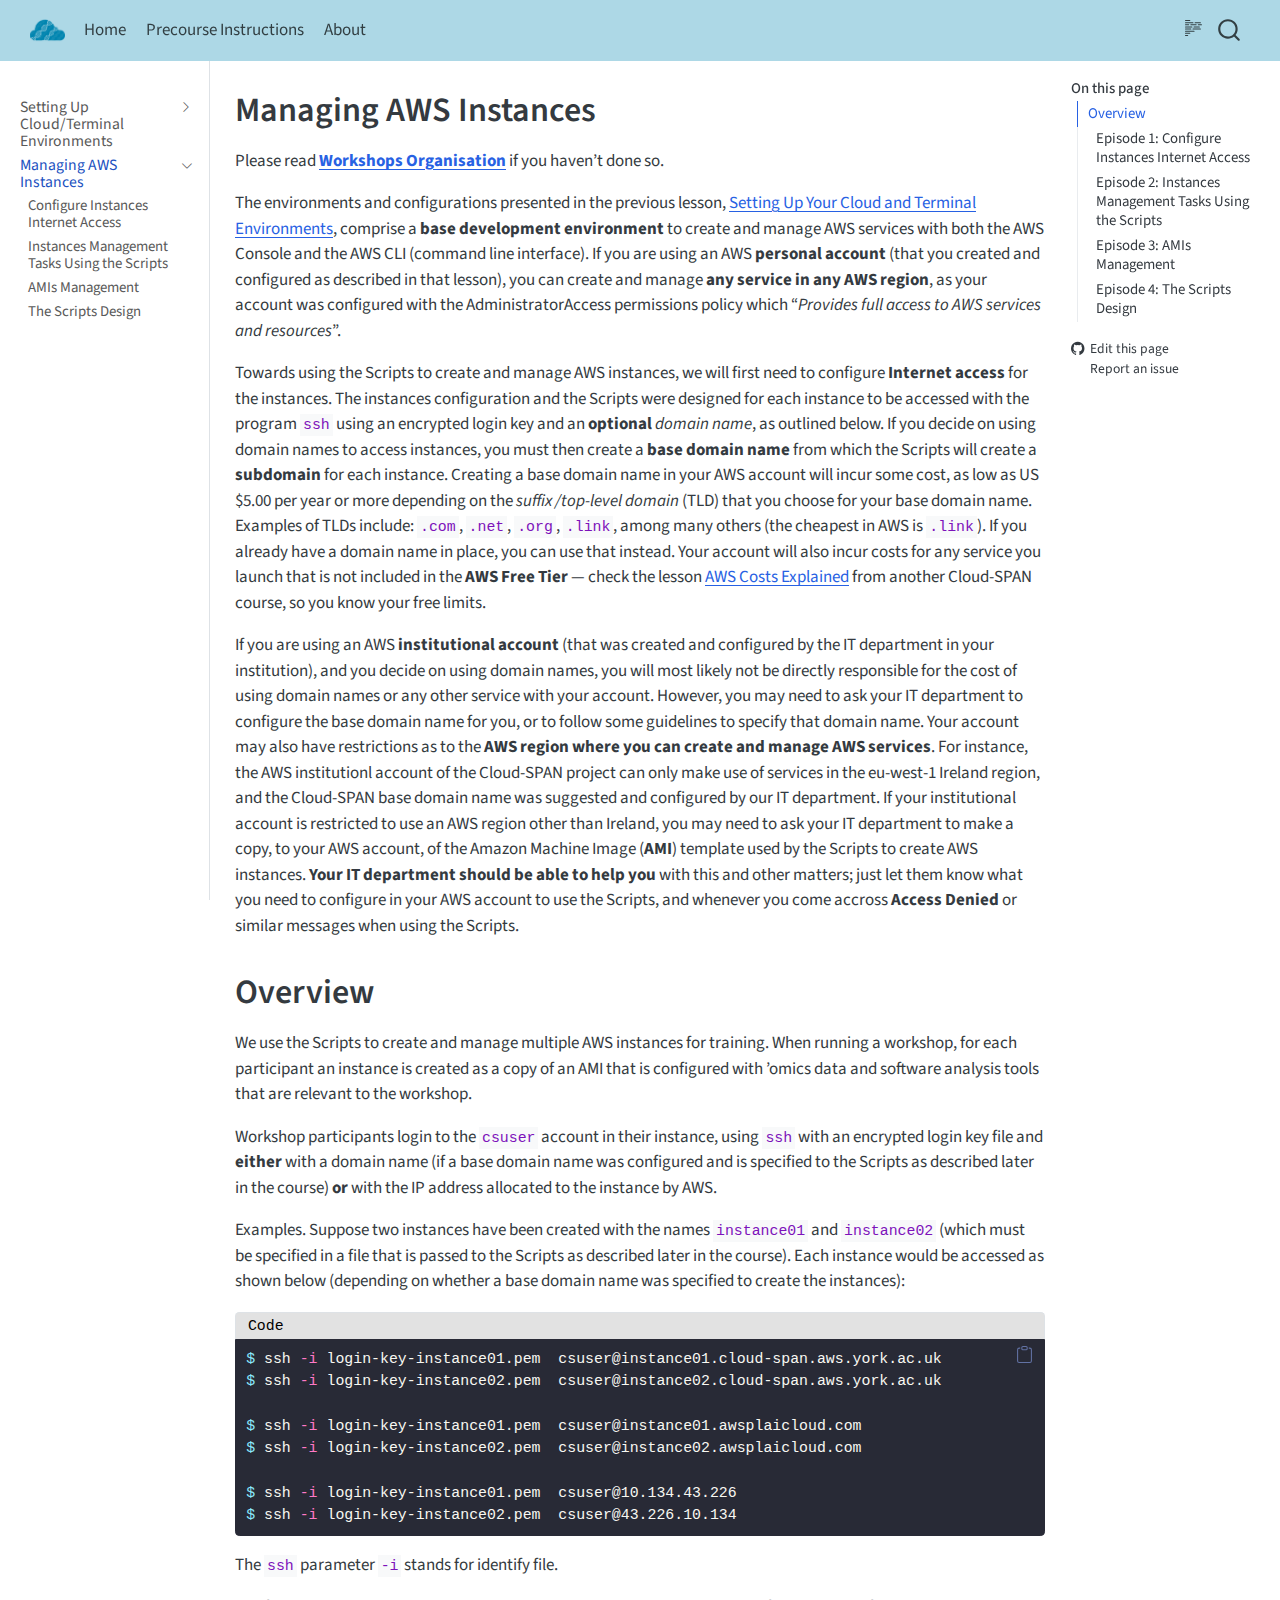
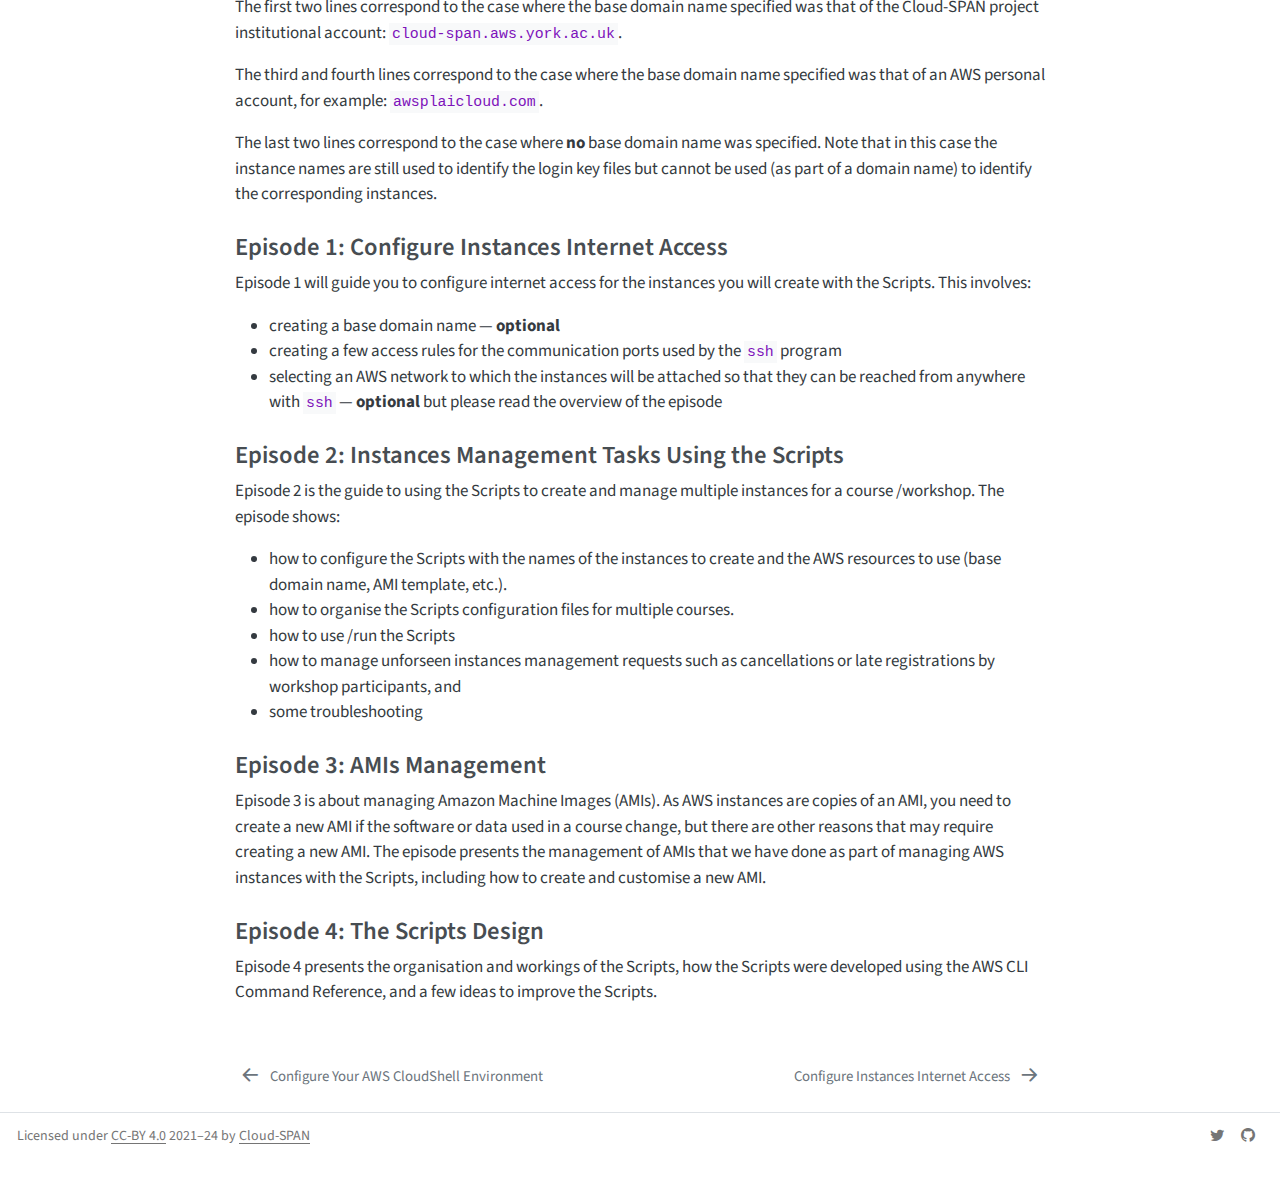
<file: docs/lesson02-managing-aws-instances/index.html>
<!DOCTYPE html>
<html xmlns="http://www.w3.org/1999/xhtml" lang="en" xml:lang="en"><head>

<meta charset="utf-8">
<meta name="generator" content="quarto-1.5.57">

<meta name="viewport" content="width=device-width, initial-scale=1.0, user-scalable=yes">


<title>Managing AWS Instances – Automated Management of AWS Instances</title>
<style>
code{white-space: pre-wrap;}
span.smallcaps{font-variant: small-caps;}
div.columns{display: flex; gap: min(4vw, 1.5em);}
div.column{flex: auto; overflow-x: auto;}
div.hanging-indent{margin-left: 1.5em; text-indent: -1.5em;}
ul.task-list{list-style: none;}
ul.task-list li input[type="checkbox"] {
  width: 0.8em;
  margin: 0 0.8em 0.2em -1em; /* quarto-specific, see https://github.com/quarto-dev/quarto-cli/issues/4556 */ 
  vertical-align: middle;
}
/* CSS for syntax highlighting */
pre > code.sourceCode { white-space: pre; position: relative; }
pre > code.sourceCode > span { line-height: 1.25; }
pre > code.sourceCode > span:empty { height: 1.2em; }
.sourceCode { overflow: visible; }
code.sourceCode > span { color: inherit; text-decoration: inherit; }
div.sourceCode { margin: 1em 0; }
pre.sourceCode { margin: 0; }
@media screen {
div.sourceCode { overflow: auto; }
}
@media print {
pre > code.sourceCode { white-space: pre-wrap; }
pre > code.sourceCode > span { display: inline-block; text-indent: -5em; padding-left: 5em; }
}
pre.numberSource code
  { counter-reset: source-line 0; }
pre.numberSource code > span
  { position: relative; left: -4em; counter-increment: source-line; }
pre.numberSource code > span > a:first-child::before
  { content: counter(source-line);
    position: relative; left: -1em; text-align: right; vertical-align: baseline;
    border: none; display: inline-block;
    -webkit-touch-callout: none; -webkit-user-select: none;
    -khtml-user-select: none; -moz-user-select: none;
    -ms-user-select: none; user-select: none;
    padding: 0 4px; width: 4em;
  }
pre.numberSource { margin-left: 3em;  padding-left: 4px; }
div.sourceCode
  {   }
@media screen {
pre > code.sourceCode > span > a:first-child::before { text-decoration: underline; }
}
</style>


<script src="../../site_libs/quarto-nav/quarto-nav.js"></script>
<script src="../../site_libs/clipboard/clipboard.min.js"></script>
<script src="../../site_libs/quarto-search/autocomplete.umd.js"></script>
<script src="../../site_libs/quarto-search/fuse.min.js"></script>
<script src="../../site_libs/quarto-search/quarto-search.js"></script>
<meta name="quarto:offset" content="../../">
<link href="../../docs/lesson02-managing-aws-instances/01-configure-instances-internet.html" rel="next">
<link href="../../docs/lesson01-setting-work-envs/04-configure-cloudshell.html" rel="prev">
<link href="../../images/cloud-span-icon.png" rel="icon" type="image/png">
<script src="../../site_libs/quarto-html/quarto.js"></script>
<script src="../../site_libs/quarto-html/popper.min.js"></script>
<script src="../../site_libs/quarto-html/tippy.umd.min.js"></script>
<script src="../../site_libs/quarto-html/anchor.min.js"></script>
<link href="../../site_libs/quarto-html/tippy.css" rel="stylesheet">
<link href="../../site_libs/quarto-html/quarto-syntax-highlighting.css" rel="stylesheet" id="quarto-text-highlighting-styles">
<script src="../../site_libs/bootstrap/bootstrap.min.js"></script>
<link href="../../site_libs/bootstrap/bootstrap-icons.css" rel="stylesheet">
<link href="../../site_libs/bootstrap/bootstrap.min.css" rel="stylesheet" id="quarto-bootstrap" data-mode="light">
<script id="quarto-search-options" type="application/json">{
  "location": "navbar",
  "copy-button": false,
  "collapse-after": 3,
  "panel-placement": "end",
  "type": "overlay",
  "limit": 50,
  "keyboard-shortcut": [
    "f",
    "/",
    "s"
  ],
  "show-item-context": false,
  "language": {
    "search-no-results-text": "No results",
    "search-matching-documents-text": "matching documents",
    "search-copy-link-title": "Copy link to search",
    "search-hide-matches-text": "Hide additional matches",
    "search-more-match-text": "more match in this document",
    "search-more-matches-text": "more matches in this document",
    "search-clear-button-title": "Clear",
    "search-text-placeholder": "",
    "search-detached-cancel-button-title": "Cancel",
    "search-submit-button-title": "Submit",
    "search-label": "Search"
  }
}</script>


<link rel="stylesheet" href="../../styles.css">
</head>

<body class="nav-sidebar docked nav-fixed">

<div id="quarto-search-results"></div>
  <header id="quarto-header" class="headroom fixed-top">
    <nav class="navbar navbar-expand-lg " data-bs-theme="dark">
      <div class="navbar-container container-fluid">
      <div class="navbar-brand-container mx-auto">
    <a href="../../index.html" class="navbar-brand navbar-brand-logo">
    <img src="../../images/cloud-span-icon.png" alt="Cloud-SPAN logo." class="navbar-logo">
    </a>
  </div>
            <div id="quarto-search" class="" title="Search"></div>
          <button class="navbar-toggler" type="button" data-bs-toggle="collapse" data-bs-target="#navbarCollapse" aria-controls="navbarCollapse" role="menu" aria-expanded="false" aria-label="Toggle navigation" onclick="if (window.quartoToggleHeadroom) { window.quartoToggleHeadroom(); }">
  <span class="navbar-toggler-icon"></span>
</button>
          <div class="collapse navbar-collapse" id="navbarCollapse">
            <ul class="navbar-nav navbar-nav-scroll me-auto">
  <li class="nav-item">
    <a class="nav-link" href="../../index.html"> 
<span class="menu-text">Home</span></a>
  </li>  
  <li class="nav-item">
    <a class="nav-link" href="../../docs/miscellanea/precourse-instructions.html"> 
<span class="menu-text">Precourse Instructions</span></a>
  </li>  
  <li class="nav-item">
    <a class="nav-link" href="../../docs/miscellanea/about.html"> 
<span class="menu-text">About</span></a>
  </li>  
</ul>
          </div> <!-- /navcollapse -->
            <div class="quarto-navbar-tools">
  <a href="" class="quarto-reader-toggle quarto-navigation-tool px-1" onclick="window.quartoToggleReader(); return false;" title="Toggle reader mode">
  <div class="quarto-reader-toggle-btn">
  <i class="bi"></i>
  </div>
</a>
</div>
      </div> <!-- /container-fluid -->
    </nav>
  <nav class="quarto-secondary-nav">
    <div class="container-fluid d-flex">
      <button type="button" class="quarto-btn-toggle btn" data-bs-toggle="collapse" role="button" data-bs-target=".quarto-sidebar-collapse-item" aria-controls="quarto-sidebar" aria-expanded="false" aria-label="Toggle sidebar navigation" onclick="if (window.quartoToggleHeadroom) { window.quartoToggleHeadroom(); }">
        <i class="bi bi-layout-text-sidebar-reverse"></i>
      </button>
        <nav class="quarto-page-breadcrumbs" aria-label="breadcrumb"><ol class="breadcrumb"><li class="breadcrumb-item"><a href="../../docs/lesson02-managing-aws-instances/index.html">Managing AWS Instances</a></li></ol></nav>
        <a class="flex-grow-1" role="navigation" data-bs-toggle="collapse" data-bs-target=".quarto-sidebar-collapse-item" aria-controls="quarto-sidebar" aria-expanded="false" aria-label="Toggle sidebar navigation" onclick="if (window.quartoToggleHeadroom) { window.quartoToggleHeadroom(); }">      
        </a>
    </div>
  </nav>
</header>
<!-- content -->
<div id="quarto-content" class="quarto-container page-columns page-rows-contents page-layout-full page-navbar">
<!-- sidebar -->
  <nav id="quarto-sidebar" class="sidebar collapse collapse-horizontal quarto-sidebar-collapse-item sidebar-navigation docked overflow-auto">
    <div class="sidebar-menu-container"> 
    <ul class="list-unstyled mt-1">
        <li class="sidebar-item sidebar-item-section">
      <div class="sidebar-item-container"> 
            <a href="../../docs/lesson01-setting-work-envs/index.html" class="sidebar-item-text sidebar-link">
 <span class="menu-text">Setting Up Cloud/Terminal Environments</span></a>
          <a class="sidebar-item-toggle text-start collapsed" data-bs-toggle="collapse" data-bs-target="#quarto-sidebar-section-1" role="navigation" aria-expanded="false" aria-label="Toggle section">
            <i class="bi bi-chevron-right ms-2"></i>
          </a> 
      </div>
      <ul id="quarto-sidebar-section-1" class="collapse list-unstyled sidebar-section depth1 ">  
          <li class="sidebar-item">
  <div class="sidebar-item-container"> 
  <a href="../../docs/lesson01-setting-work-envs/01-create-aws-account.html" class="sidebar-item-text sidebar-link">
 <span class="menu-text">Create Your AWS Account</span></a>
  </div>
</li>
          <li class="sidebar-item">
  <div class="sidebar-item-container"> 
  <a href="../../docs/lesson01-setting-work-envs/02-configure-account.html" class="sidebar-item-text sidebar-link">
 <span class="menu-text">Configure Your AWS Account</span></a>
  </div>
</li>
          <li class="sidebar-item">
  <div class="sidebar-item-container"> 
  <a href="../../docs/lesson01-setting-work-envs/03-configure-terminal.html" class="sidebar-item-text sidebar-link">
 <span class="menu-text">Configure Your Terminal Environment</span></a>
  </div>
</li>
          <li class="sidebar-item">
  <div class="sidebar-item-container"> 
  <a href="../../docs/lesson01-setting-work-envs/04-configure-cloudshell.html" class="sidebar-item-text sidebar-link">
 <span class="menu-text">Configure Your AWS CloudShell Environment</span></a>
  </div>
</li>
      </ul>
  </li>
        <li class="sidebar-item sidebar-item-section">
      <div class="sidebar-item-container"> 
            <a href="../../docs/lesson02-managing-aws-instances/index.html" class="sidebar-item-text sidebar-link active">
 <span class="menu-text">Managing AWS Instances</span></a>
          <a class="sidebar-item-toggle text-start" data-bs-toggle="collapse" data-bs-target="#quarto-sidebar-section-2" role="navigation" aria-expanded="true" aria-label="Toggle section">
            <i class="bi bi-chevron-right ms-2"></i>
          </a> 
      </div>
      <ul id="quarto-sidebar-section-2" class="collapse list-unstyled sidebar-section depth1 show">  
          <li class="sidebar-item">
  <div class="sidebar-item-container"> 
  <a href="../../docs/lesson02-managing-aws-instances/01-configure-instances-internet.html" class="sidebar-item-text sidebar-link">
 <span class="menu-text">Configure Instances Internet Access</span></a>
  </div>
</li>
          <li class="sidebar-item">
  <div class="sidebar-item-container"> 
  <a href="../../docs/lesson02-managing-aws-instances/02-instances-management.html" class="sidebar-item-text sidebar-link">
 <span class="menu-text">Instances Management Tasks Using the Scripts</span></a>
  </div>
</li>
          <li class="sidebar-item">
  <div class="sidebar-item-container"> 
  <a href="../../docs/lesson02-managing-aws-instances/03-ami-management.html" class="sidebar-item-text sidebar-link">
 <span class="menu-text">AMIs Management</span></a>
  </div>
</li>
          <li class="sidebar-item">
  <div class="sidebar-item-container"> 
  <a href="../../docs/lesson02-managing-aws-instances/04-scripts-design.html" class="sidebar-item-text sidebar-link">
 <span class="menu-text">The Scripts Design</span></a>
  </div>
</li>
      </ul>
  </li>
    </ul>
    </div>
</nav>
<div id="quarto-sidebar-glass" class="quarto-sidebar-collapse-item" data-bs-toggle="collapse" data-bs-target=".quarto-sidebar-collapse-item"></div>
<!-- margin-sidebar -->
    <div id="quarto-margin-sidebar" class="sidebar margin-sidebar">
        <nav id="TOC" role="doc-toc" class="toc-active">
    <h2 id="toc-title">On this page</h2>
   
  <ul>
  <li><a href="#overview" id="toc-overview" class="nav-link active" data-scroll-target="#overview">Overview</a>
  <ul class="collapse">
  <li><a href="#episode-1-configure-instances-internet-access" id="toc-episode-1-configure-instances-internet-access" class="nav-link" data-scroll-target="#episode-1-configure-instances-internet-access">Episode 1: Configure Instances Internet Access</a></li>
  <li><a href="#episode-2-instances-management-tasks-using-the-scripts" id="toc-episode-2-instances-management-tasks-using-the-scripts" class="nav-link" data-scroll-target="#episode-2-instances-management-tasks-using-the-scripts">Episode 2: Instances Management Tasks Using the Scripts</a></li>
  <li><a href="#episode-3-amis-management" id="toc-episode-3-amis-management" class="nav-link" data-scroll-target="#episode-3-amis-management">Episode 3: AMIs Management</a></li>
  <li><a href="#episode-4-the-scripts-design" id="toc-episode-4-the-scripts-design" class="nav-link" data-scroll-target="#episode-4-the-scripts-design">Episode 4: The Scripts Design</a></li>
  </ul></li>
  </ul>
<div class="toc-actions"><ul><li><a href="https://github.com/Cloud-SPAN/nerc-metagenomics-v2q/edit/main/docs/lesson02-managing-aws-instances/index.qmd" class="toc-action"><i class="bi bi-github"></i>Edit this page</a></li><li><a href="https://github.com/Cloud-SPAN/nerc-metagenomics-v2q/issues/new" class="toc-action"><i class="bi empty"></i>Report an issue</a></li></ul></div></nav>
    </div>
<!-- main -->
<main class="content column-body" id="quarto-document-content">

<header id="title-block-header" class="quarto-title-block default">
<div class="quarto-title">
<h1 class="title">Managing AWS Instances</h1>
</div>



<div class="quarto-title-meta column-body">

    
  
    
  </div>
  


</header>


<p>Please read <strong><a href="../../index.html#workshops-organisation">Workshops Organisation</a></strong> if you haven’t done so.</p>
<p>The environments and configurations presented in the previous lesson, <a href="../../docs/lesson01-setting-work-envs/index.html">Setting Up Your Cloud and Terminal Environments</a>, comprise a <strong>base development environment</strong> to create and manage AWS services with both the AWS Console and the AWS CLI (command line interface). If you are using an AWS <strong>personal account</strong> (that you created and configured as described in that lesson), you can create and manage <strong>any service in any AWS region</strong>, as your account was configured with the AdministratorAccess permissions policy which “<em>Provides full access to AWS services and resources</em>”.</p>
<p>Towards using the Scripts to create and manage AWS instances, we will first need to configure <strong>Internet access</strong> for the instances. The instances configuration and the Scripts were designed for each instance to be accessed with the program <code>ssh</code> using an encrypted login key and an <strong>optional</strong> <em>domain name</em>, as outlined below. If you decide on using domain names to access instances, you must then create a <strong>base domain name</strong> from which the Scripts will create a <strong>subdomain</strong> for each instance. Creating a base domain name in your AWS account will incur some cost, as low as US $5.00 per year or more depending on the <em>suffix /top-level domain</em> (TLD) that you choose for your base domain name. Examples of TLDs include: <code>.com</code>, <code>.net</code>, <code>.org</code>, <code>.link</code>, among many others (the cheapest in AWS is <code>.link</code>). If you already have a domain name in place, you can use that instead. Your account will also incur costs for any service you launch that is not included in the <strong>AWS Free Tier</strong> — check the lesson <a href="https://cloud-span.github.io/create-aws-instance-3-costs-explained/">AWS Costs Explained</a> from another Cloud-SPAN course, so you know your free limits.</p>
<p>If you are using an AWS <strong>institutional account</strong> (that was created and configured by the IT department in your institution), and you decide on using domain names, you will most likely not be directly responsible for the cost of using domain names or any other service with your account. However, you may need to ask your IT department to configure the base domain name for you, or to follow some guidelines to specify that domain name. Your account may also have restrictions as to the <strong>AWS region where you can create and manage AWS services</strong>. For instance, the AWS institutionl account of the Cloud-SPAN project can only make use of services in the eu-west-1 Ireland region, and the Cloud-SPAN base domain name was suggested and configured by our IT department. If your institutional account is restricted to use an AWS region other than Ireland, you may need to ask your IT department to make a copy, to your AWS account, of the Amazon Machine Image (<strong>AMI</strong>) template used by the Scripts to create AWS instances. <strong>Your IT department should be able to help you</strong> with this and other matters; just let them know what you need to configure in your AWS account to use the Scripts, and whenever you come accross <strong>Access Denied</strong> or similar messages when using the Scripts.</p>
<section id="overview" class="level1">
<h1>Overview</h1>
<p>We use the Scripts to create and manage multiple AWS instances for training. When running a workshop, for each participant an instance is created as a copy of an AMI that is configured with ’omics data and software analysis tools that are relevant to the workshop.</p>
<p>Workshop participants login to the <code>csuser</code> account in their instance, using <code>ssh</code> with an encrypted login key file and <strong>either</strong> with a domain name (if a base domain name was configured and is specified to the Scripts as described later in the course) <strong>or</strong> with the IP address allocated to the instance by AWS.</p>
<p>Examples. Suppose two instances have been created with the names <code>instance01</code> and <code>instance02</code> (which must be specified in a file that is passed to the Scripts as described later in the course). Each instance would be accessed as shown below (depending on whether a base domain name was specified to create the instances):</p>
<div class="code-with-filename">
<div class="code-with-filename-file">
<pre><strong>Code</strong></pre>
</div>
<div class="sourceCode" id="cb1" data-filename="Code"><pre class="sourceCode bash code-with-copy"><code class="sourceCode bash"><span id="cb1-1"><a href="#cb1-1" aria-hidden="true" tabindex="-1"></a><span class="ex">$</span> ssh <span class="at">-i</span> login-key-instance01.pem  csuser@instance01.cloud-span.aws.york.ac.uk</span>
<span id="cb1-2"><a href="#cb1-2" aria-hidden="true" tabindex="-1"></a><span class="ex">$</span> ssh <span class="at">-i</span> login-key-instance02.pem  csuser@instance02.cloud-span.aws.york.ac.uk</span>
<span id="cb1-3"><a href="#cb1-3" aria-hidden="true" tabindex="-1"></a></span>
<span id="cb1-4"><a href="#cb1-4" aria-hidden="true" tabindex="-1"></a><span class="ex">$</span> ssh <span class="at">-i</span> login-key-instance01.pem  csuser@instance01.awsplaicloud.com</span>
<span id="cb1-5"><a href="#cb1-5" aria-hidden="true" tabindex="-1"></a><span class="ex">$</span> ssh <span class="at">-i</span> login-key-instance02.pem  csuser@instance02.awsplaicloud.com</span>
<span id="cb1-6"><a href="#cb1-6" aria-hidden="true" tabindex="-1"></a></span>
<span id="cb1-7"><a href="#cb1-7" aria-hidden="true" tabindex="-1"></a><span class="ex">$</span> ssh <span class="at">-i</span> login-key-instance01.pem  csuser@10.134.43.226</span>
<span id="cb1-8"><a href="#cb1-8" aria-hidden="true" tabindex="-1"></a><span class="ex">$</span> ssh <span class="at">-i</span> login-key-instance02.pem  csuser@43.226.10.134</span></code><button title="Copy to Clipboard" class="code-copy-button"><i class="bi"></i></button></pre></div>
</div>
<p>The <code>ssh</code> parameter <code>-i</code> stands for identify file.</p>
<p>The first two lines correspond to the case where the base domain name specified was that of the Cloud-SPAN project institutional account: <code>cloud-span.aws.york.ac.uk</code>.</p>
<p>The third and fourth lines correspond to the case where the base domain name specified was that of an AWS personal account, for example: <code>awsplaicloud.com</code>.</p>
<p>The last two lines correspond to the case where <strong>no</strong> base domain name was specified. Note that in this case the instance names are still used to identify the login key files but cannot be used (as part of a domain name) to identify the corresponding instances.</p>
<section id="episode-1-configure-instances-internet-access" class="level3">
<h3 class="anchored" data-anchor-id="episode-1-configure-instances-internet-access">Episode 1: Configure Instances Internet Access</h3>
<p>Episode 1 will guide you to configure internet access for the instances you will create with the Scripts. This involves:</p>
<ul>
<li>creating a base domain name — <strong>optional</strong></li>
<li>creating a few access rules for the communication ports used by the <code>ssh</code> program</li>
<li>selecting an AWS network to which the instances will be attached so that they can be reached from anywhere with <code>ssh</code> — <strong>optional</strong> but please read the overview of the episode</li>
</ul>
<p><!-- this reference is to a section in a another page file is right -- don't delete [Create a Base Domain Name](01-configure-instances-internet-access#1-create-a-base-domain-name). --></p>
</section>
<section id="episode-2-instances-management-tasks-using-the-scripts" class="level3">
<h3 class="anchored" data-anchor-id="episode-2-instances-management-tasks-using-the-scripts">Episode 2: Instances Management Tasks Using the Scripts</h3>
<p>Episode 2 is the guide to using the Scripts to create and manage multiple instances for a course /workshop. The episode shows:</p>
<ul>
<li>how to configure the Scripts with the names of the instances to create and the AWS resources to use (base domain name, AMI template, etc.).</li>
<li>how to organise the Scripts configuration files for multiple courses.</li>
<li>how to use /run the Scripts</li>
<li>how to manage unforseen instances management requests such as cancellations or late registrations by workshop participants, and</li>
<li>some troubleshooting</li>
</ul>
</section>
<section id="episode-3-amis-management" class="level3">
<h3 class="anchored" data-anchor-id="episode-3-amis-management">Episode 3: AMIs Management</h3>
<p>Episode 3 is about managing Amazon Machine Images (AMIs). As AWS instances are copies of an AMI, you need to create a new AMI if the software or data used in a course change, but there are other reasons that may require creating a new AMI. The episode presents the management of AMIs that we have done as part of managing AWS instances with the Scripts, including how to create and customise a new AMI.</p>
</section>
<section id="episode-4-the-scripts-design" class="level3">
<h3 class="anchored" data-anchor-id="episode-4-the-scripts-design">Episode 4: The Scripts Design</h3>
<p>Episode 4 presents the organisation and workings of the Scripts, how the Scripts were developed using the AWS CLI Command Reference, and a few ideas to improve the Scripts.</p>


</section>
</section>

<a onclick="window.scrollTo(0, 0); return false;" role="button" id="quarto-back-to-top"><i class="bi bi-arrow-up"></i> Back to top</a></main> <!-- /main -->
<script id="quarto-html-after-body" type="application/javascript">
window.document.addEventListener("DOMContentLoaded", function (event) {
  const toggleBodyColorMode = (bsSheetEl) => {
    const mode = bsSheetEl.getAttribute("data-mode");
    const bodyEl = window.document.querySelector("body");
    if (mode === "dark") {
      bodyEl.classList.add("quarto-dark");
      bodyEl.classList.remove("quarto-light");
    } else {
      bodyEl.classList.add("quarto-light");
      bodyEl.classList.remove("quarto-dark");
    }
  }
  const toggleBodyColorPrimary = () => {
    const bsSheetEl = window.document.querySelector("link#quarto-bootstrap");
    if (bsSheetEl) {
      toggleBodyColorMode(bsSheetEl);
    }
  }
  toggleBodyColorPrimary();  
  const icon = "";
  const anchorJS = new window.AnchorJS();
  anchorJS.options = {
    placement: 'right',
    icon: icon
  };
  anchorJS.add('.anchored');
  const isCodeAnnotation = (el) => {
    for (const clz of el.classList) {
      if (clz.startsWith('code-annotation-')) {                     
        return true;
      }
    }
    return false;
  }
  const onCopySuccess = function(e) {
    // button target
    const button = e.trigger;
    // don't keep focus
    button.blur();
    // flash "checked"
    button.classList.add('code-copy-button-checked');
    var currentTitle = button.getAttribute("title");
    button.setAttribute("title", "Copied!");
    let tooltip;
    if (window.bootstrap) {
      button.setAttribute("data-bs-toggle", "tooltip");
      button.setAttribute("data-bs-placement", "left");
      button.setAttribute("data-bs-title", "Copied!");
      tooltip = new bootstrap.Tooltip(button, 
        { trigger: "manual", 
          customClass: "code-copy-button-tooltip",
          offset: [0, -8]});
      tooltip.show();    
    }
    setTimeout(function() {
      if (tooltip) {
        tooltip.hide();
        button.removeAttribute("data-bs-title");
        button.removeAttribute("data-bs-toggle");
        button.removeAttribute("data-bs-placement");
      }
      button.setAttribute("title", currentTitle);
      button.classList.remove('code-copy-button-checked');
    }, 1000);
    // clear code selection
    e.clearSelection();
  }
  const getTextToCopy = function(trigger) {
      const codeEl = trigger.previousElementSibling.cloneNode(true);
      for (const childEl of codeEl.children) {
        if (isCodeAnnotation(childEl)) {
          childEl.remove();
        }
      }
      return codeEl.innerText;
  }
  const clipboard = new window.ClipboardJS('.code-copy-button:not([data-in-quarto-modal])', {
    text: getTextToCopy
  });
  clipboard.on('success', onCopySuccess);
  if (window.document.getElementById('quarto-embedded-source-code-modal')) {
    // For code content inside modals, clipBoardJS needs to be initialized with a container option
    // TODO: Check when it could be a function (https://github.com/zenorocha/clipboard.js/issues/860)
    const clipboardModal = new window.ClipboardJS('.code-copy-button[data-in-quarto-modal]', {
      text: getTextToCopy,
      container: window.document.getElementById('quarto-embedded-source-code-modal')
    });
    clipboardModal.on('success', onCopySuccess);
  }
    var localhostRegex = new RegExp(/^(?:http|https):\/\/localhost\:?[0-9]*\//);
    var mailtoRegex = new RegExp(/^mailto:/);
      var filterRegex = new RegExp("https:\/\/Cloud-SPAN\.github\.io\/cloud-admin-guide-v2q\/");
    var isInternal = (href) => {
        return filterRegex.test(href) || localhostRegex.test(href) || mailtoRegex.test(href);
    }
    // Inspect non-navigation links and adorn them if external
 	var links = window.document.querySelectorAll('a[href]:not(.nav-link):not(.navbar-brand):not(.toc-action):not(.sidebar-link):not(.sidebar-item-toggle):not(.pagination-link):not(.no-external):not([aria-hidden]):not(.dropdown-item):not(.quarto-navigation-tool):not(.about-link)');
    for (var i=0; i<links.length; i++) {
      const link = links[i];
      if (!isInternal(link.href)) {
        // undo the damage that might have been done by quarto-nav.js in the case of
        // links that we want to consider external
        if (link.dataset.originalHref !== undefined) {
          link.href = link.dataset.originalHref;
        }
      }
    }
  function tippyHover(el, contentFn, onTriggerFn, onUntriggerFn) {
    const config = {
      allowHTML: true,
      maxWidth: 500,
      delay: 100,
      arrow: false,
      appendTo: function(el) {
          return el.parentElement;
      },
      interactive: true,
      interactiveBorder: 10,
      theme: 'quarto',
      placement: 'bottom-start',
    };
    if (contentFn) {
      config.content = contentFn;
    }
    if (onTriggerFn) {
      config.onTrigger = onTriggerFn;
    }
    if (onUntriggerFn) {
      config.onUntrigger = onUntriggerFn;
    }
    window.tippy(el, config); 
  }
  const noterefs = window.document.querySelectorAll('a[role="doc-noteref"]');
  for (var i=0; i<noterefs.length; i++) {
    const ref = noterefs[i];
    tippyHover(ref, function() {
      // use id or data attribute instead here
      let href = ref.getAttribute('data-footnote-href') || ref.getAttribute('href');
      try { href = new URL(href).hash; } catch {}
      const id = href.replace(/^#\/?/, "");
      const note = window.document.getElementById(id);
      if (note) {
        return note.innerHTML;
      } else {
        return "";
      }
    });
  }
  const xrefs = window.document.querySelectorAll('a.quarto-xref');
  const processXRef = (id, note) => {
    // Strip column container classes
    const stripColumnClz = (el) => {
      el.classList.remove("page-full", "page-columns");
      if (el.children) {
        for (const child of el.children) {
          stripColumnClz(child);
        }
      }
    }
    stripColumnClz(note)
    if (id === null || id.startsWith('sec-')) {
      // Special case sections, only their first couple elements
      const container = document.createElement("div");
      if (note.children && note.children.length > 2) {
        container.appendChild(note.children[0].cloneNode(true));
        for (let i = 1; i < note.children.length; i++) {
          const child = note.children[i];
          if (child.tagName === "P" && child.innerText === "") {
            continue;
          } else {
            container.appendChild(child.cloneNode(true));
            break;
          }
        }
        if (window.Quarto?.typesetMath) {
          window.Quarto.typesetMath(container);
        }
        return container.innerHTML
      } else {
        if (window.Quarto?.typesetMath) {
          window.Quarto.typesetMath(note);
        }
        return note.innerHTML;
      }
    } else {
      // Remove any anchor links if they are present
      const anchorLink = note.querySelector('a.anchorjs-link');
      if (anchorLink) {
        anchorLink.remove();
      }
      if (window.Quarto?.typesetMath) {
        window.Quarto.typesetMath(note);
      }
      // TODO in 1.5, we should make sure this works without a callout special case
      if (note.classList.contains("callout")) {
        return note.outerHTML;
      } else {
        return note.innerHTML;
      }
    }
  }
  for (var i=0; i<xrefs.length; i++) {
    const xref = xrefs[i];
    tippyHover(xref, undefined, function(instance) {
      instance.disable();
      let url = xref.getAttribute('href');
      let hash = undefined; 
      if (url.startsWith('#')) {
        hash = url;
      } else {
        try { hash = new URL(url).hash; } catch {}
      }
      if (hash) {
        const id = hash.replace(/^#\/?/, "");
        const note = window.document.getElementById(id);
        if (note !== null) {
          try {
            const html = processXRef(id, note.cloneNode(true));
            instance.setContent(html);
          } finally {
            instance.enable();
            instance.show();
          }
        } else {
          // See if we can fetch this
          fetch(url.split('#')[0])
          .then(res => res.text())
          .then(html => {
            const parser = new DOMParser();
            const htmlDoc = parser.parseFromString(html, "text/html");
            const note = htmlDoc.getElementById(id);
            if (note !== null) {
              const html = processXRef(id, note);
              instance.setContent(html);
            } 
          }).finally(() => {
            instance.enable();
            instance.show();
          });
        }
      } else {
        // See if we can fetch a full url (with no hash to target)
        // This is a special case and we should probably do some content thinning / targeting
        fetch(url)
        .then(res => res.text())
        .then(html => {
          const parser = new DOMParser();
          const htmlDoc = parser.parseFromString(html, "text/html");
          const note = htmlDoc.querySelector('main.content');
          if (note !== null) {
            // This should only happen for chapter cross references
            // (since there is no id in the URL)
            // remove the first header
            if (note.children.length > 0 && note.children[0].tagName === "HEADER") {
              note.children[0].remove();
            }
            const html = processXRef(null, note);
            instance.setContent(html);
          } 
        }).finally(() => {
          instance.enable();
          instance.show();
        });
      }
    }, function(instance) {
    });
  }
      let selectedAnnoteEl;
      const selectorForAnnotation = ( cell, annotation) => {
        let cellAttr = 'data-code-cell="' + cell + '"';
        let lineAttr = 'data-code-annotation="' +  annotation + '"';
        const selector = 'span[' + cellAttr + '][' + lineAttr + ']';
        return selector;
      }
      const selectCodeLines = (annoteEl) => {
        const doc = window.document;
        const targetCell = annoteEl.getAttribute("data-target-cell");
        const targetAnnotation = annoteEl.getAttribute("data-target-annotation");
        const annoteSpan = window.document.querySelector(selectorForAnnotation(targetCell, targetAnnotation));
        const lines = annoteSpan.getAttribute("data-code-lines").split(",");
        const lineIds = lines.map((line) => {
          return targetCell + "-" + line;
        })
        let top = null;
        let height = null;
        let parent = null;
        if (lineIds.length > 0) {
            //compute the position of the single el (top and bottom and make a div)
            const el = window.document.getElementById(lineIds[0]);
            top = el.offsetTop;
            height = el.offsetHeight;
            parent = el.parentElement.parentElement;
          if (lineIds.length > 1) {
            const lastEl = window.document.getElementById(lineIds[lineIds.length - 1]);
            const bottom = lastEl.offsetTop + lastEl.offsetHeight;
            height = bottom - top;
          }
          if (top !== null && height !== null && parent !== null) {
            // cook up a div (if necessary) and position it 
            let div = window.document.getElementById("code-annotation-line-highlight");
            if (div === null) {
              div = window.document.createElement("div");
              div.setAttribute("id", "code-annotation-line-highlight");
              div.style.position = 'absolute';
              parent.appendChild(div);
            }
            div.style.top = top - 2 + "px";
            div.style.height = height + 4 + "px";
            div.style.left = 0;
            let gutterDiv = window.document.getElementById("code-annotation-line-highlight-gutter");
            if (gutterDiv === null) {
              gutterDiv = window.document.createElement("div");
              gutterDiv.setAttribute("id", "code-annotation-line-highlight-gutter");
              gutterDiv.style.position = 'absolute';
              const codeCell = window.document.getElementById(targetCell);
              const gutter = codeCell.querySelector('.code-annotation-gutter');
              gutter.appendChild(gutterDiv);
            }
            gutterDiv.style.top = top - 2 + "px";
            gutterDiv.style.height = height + 4 + "px";
          }
          selectedAnnoteEl = annoteEl;
        }
      };
      const unselectCodeLines = () => {
        const elementsIds = ["code-annotation-line-highlight", "code-annotation-line-highlight-gutter"];
        elementsIds.forEach((elId) => {
          const div = window.document.getElementById(elId);
          if (div) {
            div.remove();
          }
        });
        selectedAnnoteEl = undefined;
      };
        // Handle positioning of the toggle
    window.addEventListener(
      "resize",
      throttle(() => {
        elRect = undefined;
        if (selectedAnnoteEl) {
          selectCodeLines(selectedAnnoteEl);
        }
      }, 10)
    );
    function throttle(fn, ms) {
    let throttle = false;
    let timer;
      return (...args) => {
        if(!throttle) { // first call gets through
            fn.apply(this, args);
            throttle = true;
        } else { // all the others get throttled
            if(timer) clearTimeout(timer); // cancel #2
            timer = setTimeout(() => {
              fn.apply(this, args);
              timer = throttle = false;
            }, ms);
        }
      };
    }
      // Attach click handler to the DT
      const annoteDls = window.document.querySelectorAll('dt[data-target-cell]');
      for (const annoteDlNode of annoteDls) {
        annoteDlNode.addEventListener('click', (event) => {
          const clickedEl = event.target;
          if (clickedEl !== selectedAnnoteEl) {
            unselectCodeLines();
            const activeEl = window.document.querySelector('dt[data-target-cell].code-annotation-active');
            if (activeEl) {
              activeEl.classList.remove('code-annotation-active');
            }
            selectCodeLines(clickedEl);
            clickedEl.classList.add('code-annotation-active');
          } else {
            // Unselect the line
            unselectCodeLines();
            clickedEl.classList.remove('code-annotation-active');
          }
        });
      }
  const findCites = (el) => {
    const parentEl = el.parentElement;
    if (parentEl) {
      const cites = parentEl.dataset.cites;
      if (cites) {
        return {
          el,
          cites: cites.split(' ')
        };
      } else {
        return findCites(el.parentElement)
      }
    } else {
      return undefined;
    }
  };
  var bibliorefs = window.document.querySelectorAll('a[role="doc-biblioref"]');
  for (var i=0; i<bibliorefs.length; i++) {
    const ref = bibliorefs[i];
    const citeInfo = findCites(ref);
    if (citeInfo) {
      tippyHover(citeInfo.el, function() {
        var popup = window.document.createElement('div');
        citeInfo.cites.forEach(function(cite) {
          var citeDiv = window.document.createElement('div');
          citeDiv.classList.add('hanging-indent');
          citeDiv.classList.add('csl-entry');
          var biblioDiv = window.document.getElementById('ref-' + cite);
          if (biblioDiv) {
            citeDiv.innerHTML = biblioDiv.innerHTML;
          }
          popup.appendChild(citeDiv);
        });
        return popup.innerHTML;
      });
    }
  }
});
</script>
<nav class="page-navigation column-body">
  <div class="nav-page nav-page-previous">
      <a href="../../docs/lesson01-setting-work-envs/04-configure-cloudshell.html" class="pagination-link" aria-label="Configure Your AWS CloudShell Environment">
        <i class="bi bi-arrow-left-short"></i> <span class="nav-page-text">Configure Your AWS CloudShell Environment</span>
      </a>          
  </div>
  <div class="nav-page nav-page-next">
      <a href="../../docs/lesson02-managing-aws-instances/01-configure-instances-internet.html" class="pagination-link" aria-label="Configure Instances Internet Access">
        <span class="nav-page-text">Configure Instances Internet Access</span> <i class="bi bi-arrow-right-short"></i>
      </a>
  </div>
</nav>
</div> <!-- /content -->
<footer class="footer">
  <div class="nav-footer">
    <div class="nav-footer-left">
<p>Licensed under <a href="https://creativecommons.org/licenses/by/4.0/">CC-BY 4.0</a> 2021–24 by <a href="https://cloud-span.york.ac.uk/">Cloud-SPAN</a></p>
</div>   
    <div class="nav-footer-center">
      &nbsp;
    <div class="toc-actions d-sm-block d-md-none"><ul><li><a href="https://github.com/Cloud-SPAN/nerc-metagenomics-v2q/edit/main/docs/lesson02-managing-aws-instances/index.qmd" class="toc-action"><i class="bi bi-github"></i>Edit this page</a></li><li><a href="https://github.com/Cloud-SPAN/nerc-metagenomics-v2q/issues/new" class="toc-action"><i class="bi empty"></i>Report an issue</a></li></ul></div></div>
    <div class="nav-footer-right">
      <ul class="footer-items list-unstyled">
    <li class="nav-item compact">
    <a class="nav-link" href="https://twitter.com/SpanCloud">
      <i class="bi bi-twitter" role="img" aria-label="Quarto Twitter">
</i> 
    </a>
  </li>  
    <li class="nav-item compact">
    <a class="nav-link" href="https://github.com/Cloud-SPAN/cloud-admin-guide-v2q">
      <i class="bi bi-github" role="img" aria-label="Quarto GitHub">
</i> 
    </a>
  </li>  
</ul>
    </div>
  </div>
</footer>




</body></html>
</file>
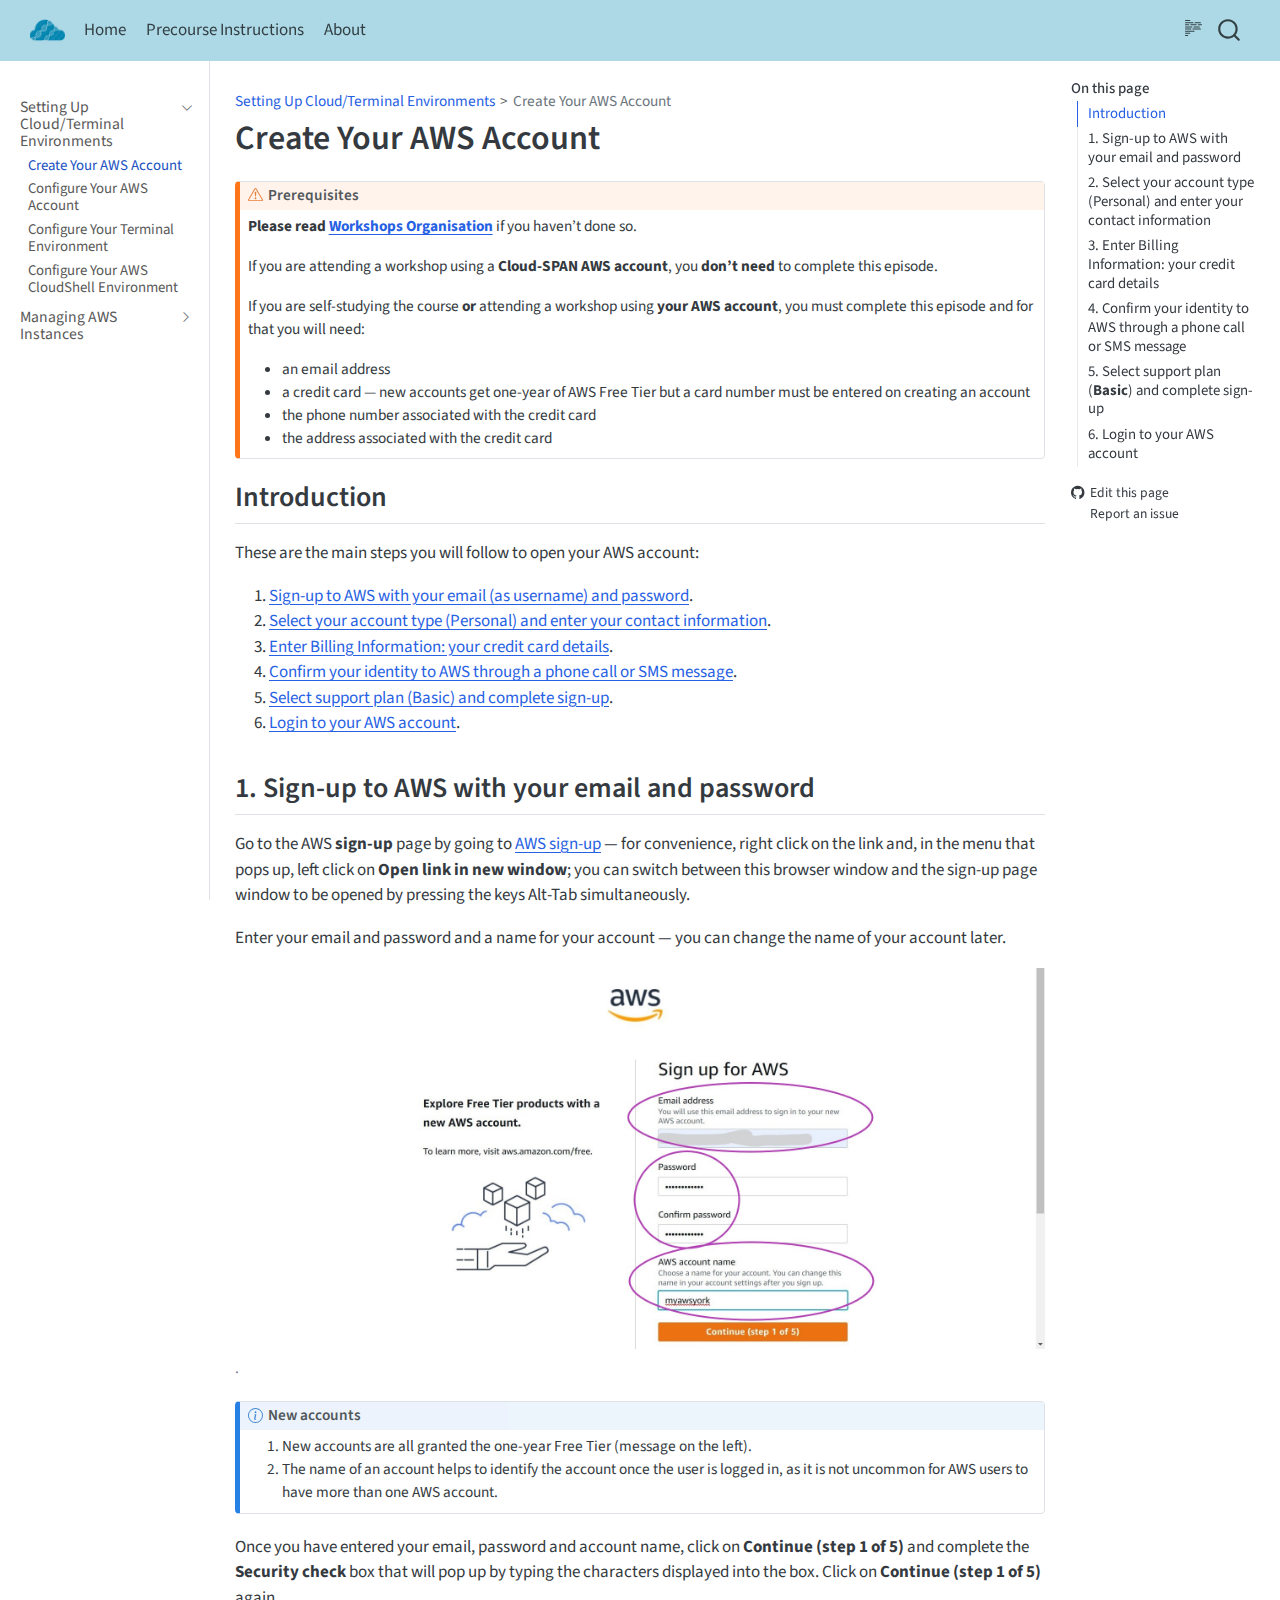
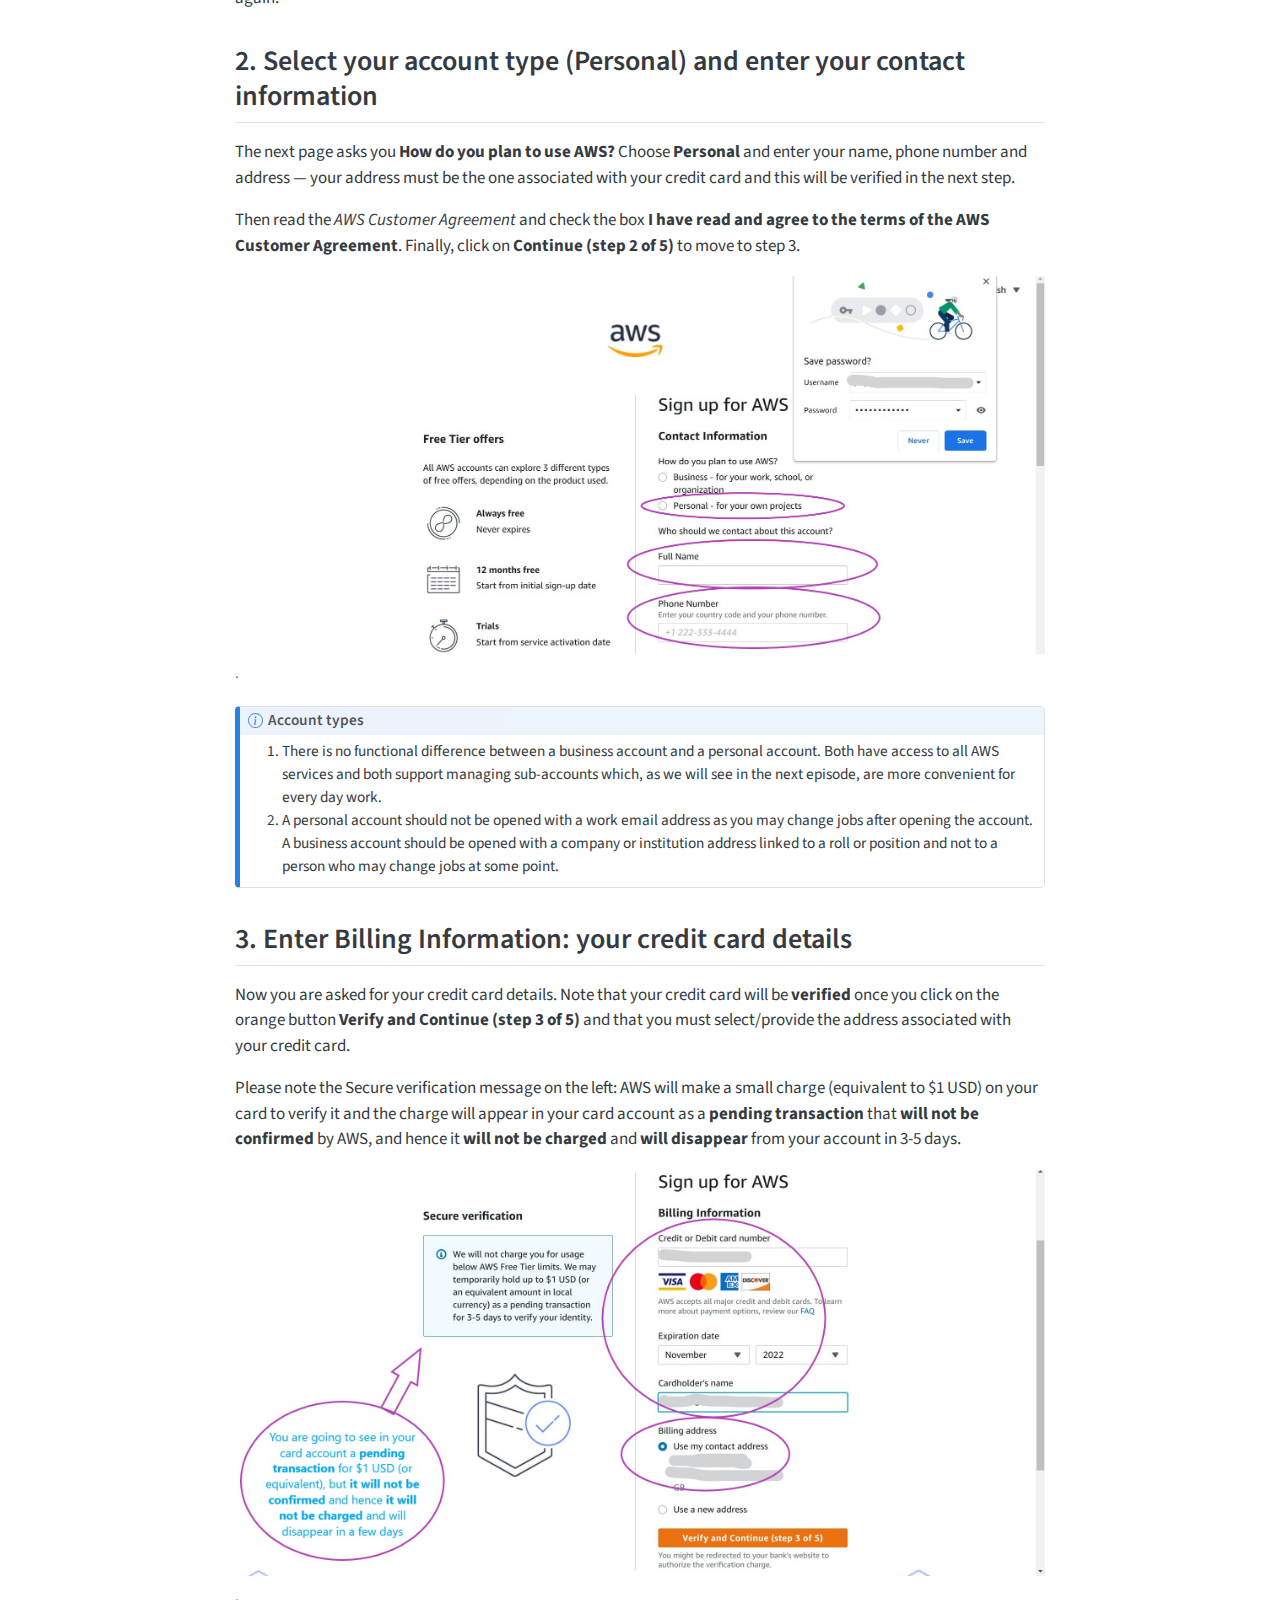
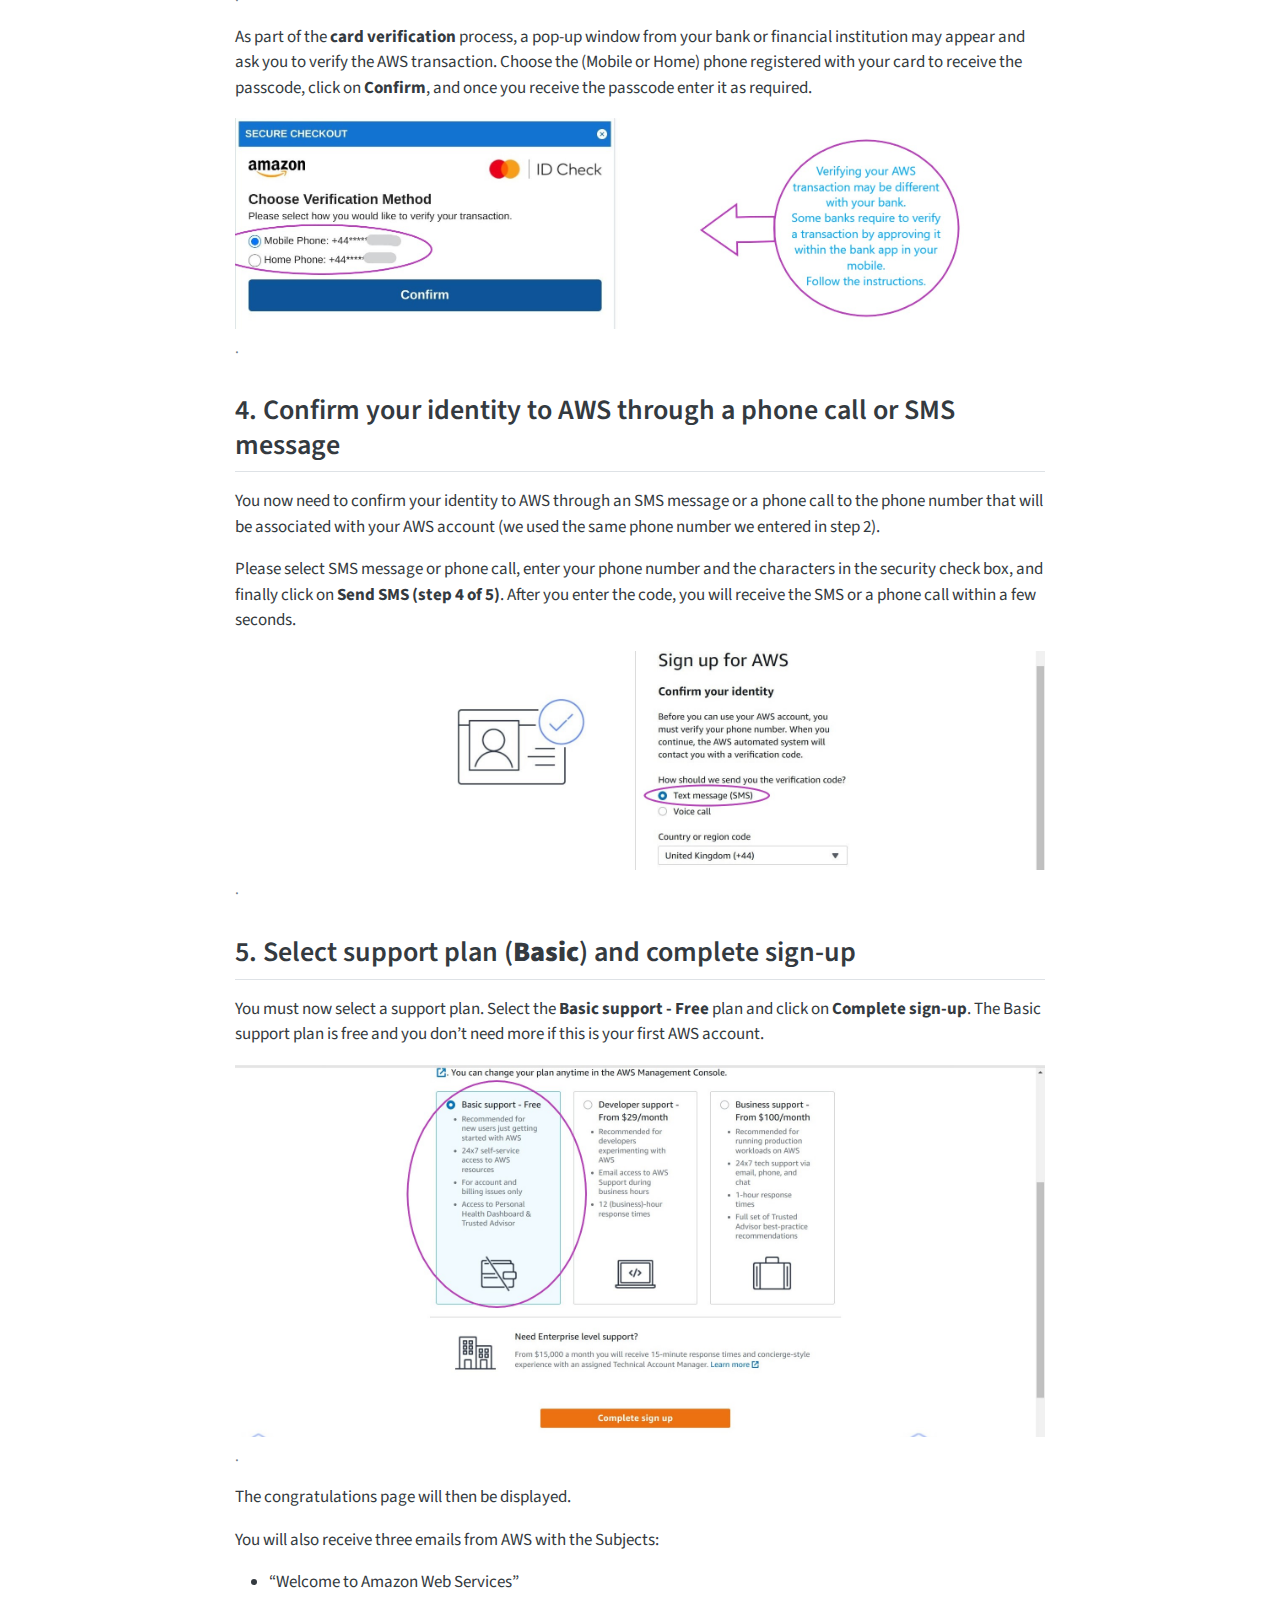
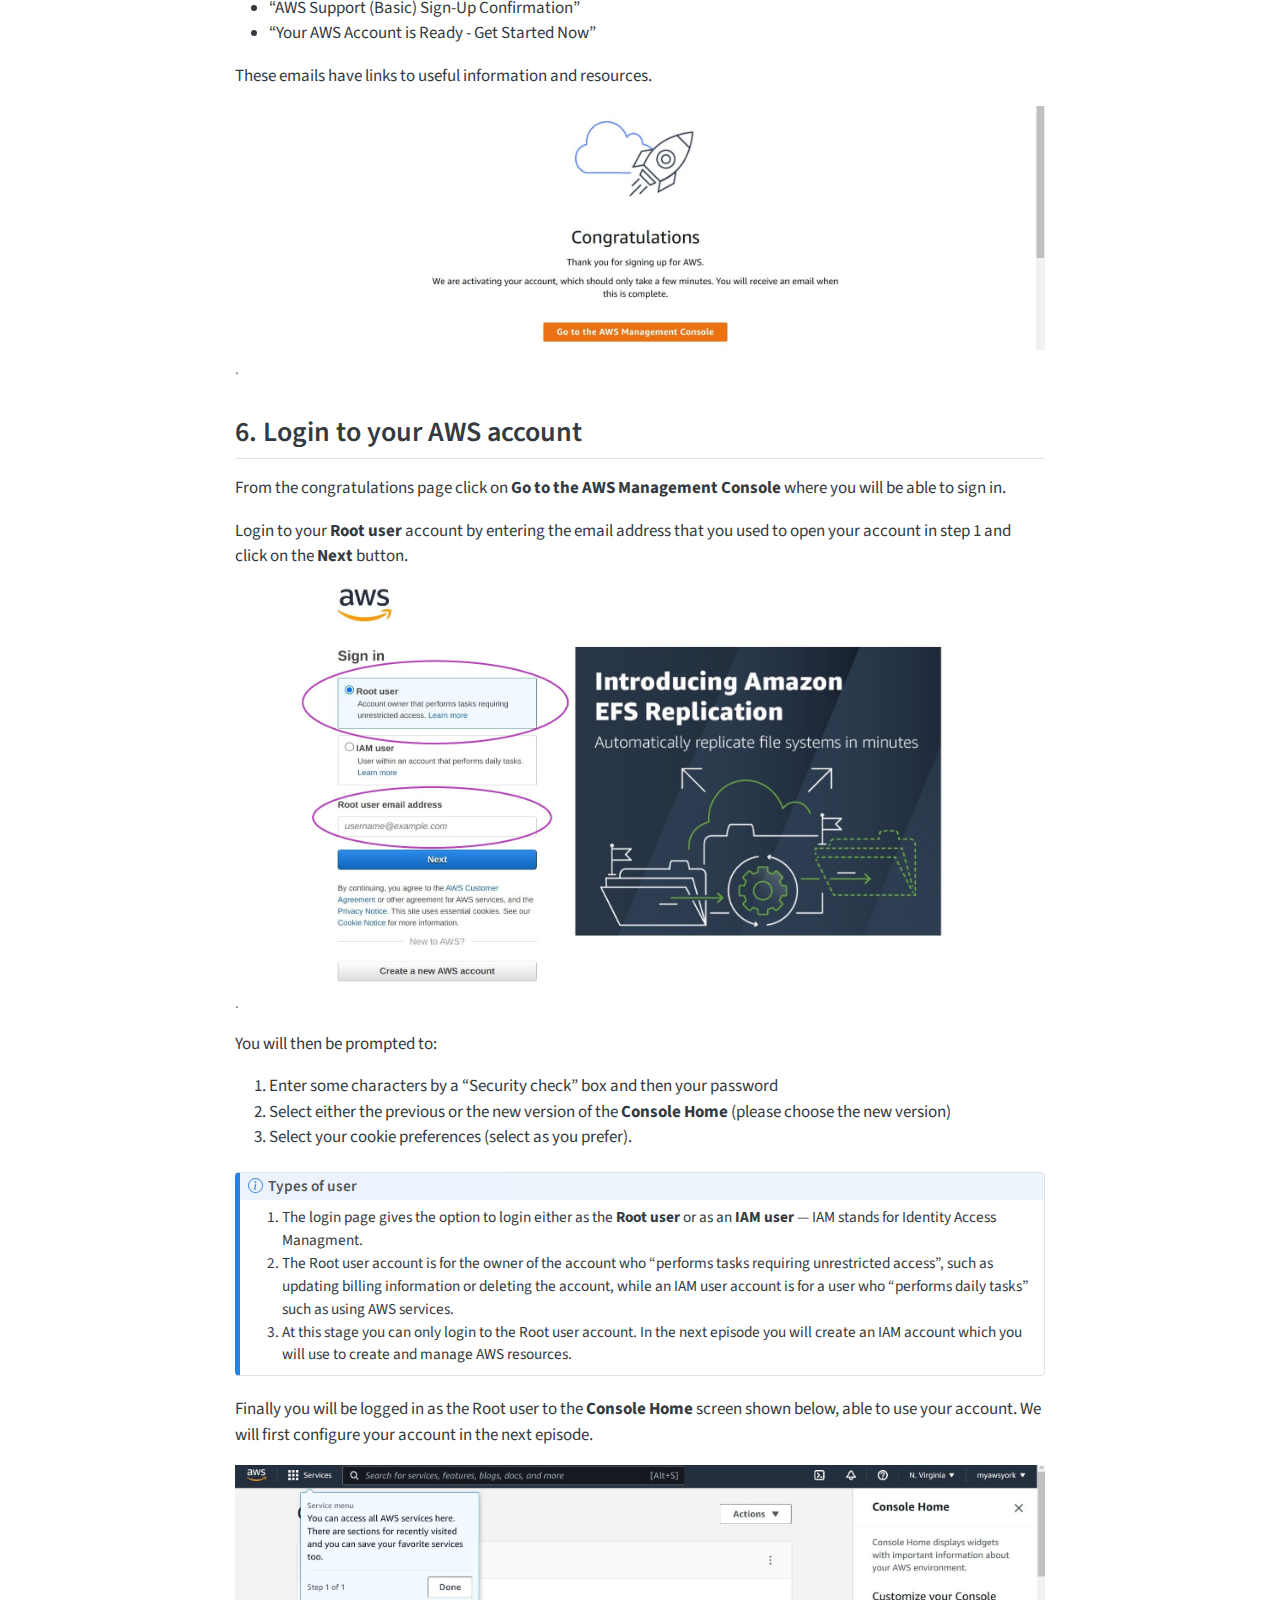
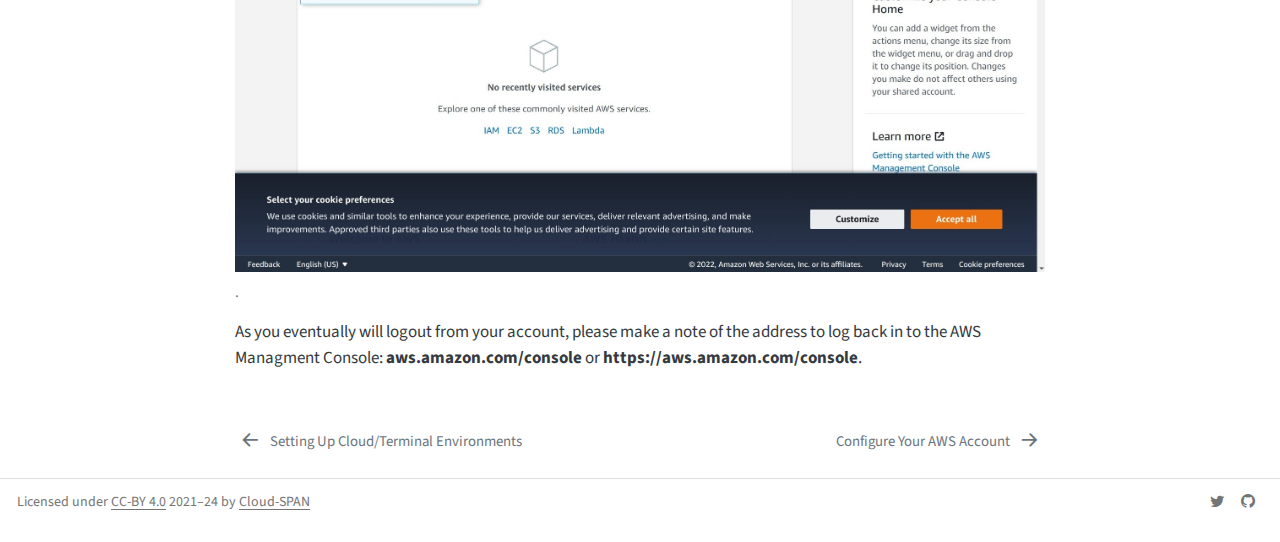
<file: docs/lesson01-setting-work-envs/01-create-aws-account.html>
<!DOCTYPE html>
<html xmlns="http://www.w3.org/1999/xhtml" lang="en" xml:lang="en"><head>

<meta charset="utf-8">
<meta name="generator" content="quarto-1.5.57">

<meta name="viewport" content="width=device-width, initial-scale=1.0, user-scalable=yes">


<title>Create Your AWS Account – Automated Management of AWS Instances</title>
<style>
code{white-space: pre-wrap;}
span.smallcaps{font-variant: small-caps;}
div.columns{display: flex; gap: min(4vw, 1.5em);}
div.column{flex: auto; overflow-x: auto;}
div.hanging-indent{margin-left: 1.5em; text-indent: -1.5em;}
ul.task-list{list-style: none;}
ul.task-list li input[type="checkbox"] {
  width: 0.8em;
  margin: 0 0.8em 0.2em -1em; /* quarto-specific, see https://github.com/quarto-dev/quarto-cli/issues/4556 */ 
  vertical-align: middle;
}
</style>


<script src="../../site_libs/quarto-nav/quarto-nav.js"></script>
<script src="../../site_libs/clipboard/clipboard.min.js"></script>
<script src="../../site_libs/quarto-search/autocomplete.umd.js"></script>
<script src="../../site_libs/quarto-search/fuse.min.js"></script>
<script src="../../site_libs/quarto-search/quarto-search.js"></script>
<meta name="quarto:offset" content="../../">
<link href="../../docs/lesson01-setting-work-envs/02-configure-account.html" rel="next">
<link href="../../docs/lesson01-setting-work-envs/index.html" rel="prev">
<link href="../../images/cloud-span-icon.png" rel="icon" type="image/png">
<script src="../../site_libs/quarto-html/quarto.js"></script>
<script src="../../site_libs/quarto-html/popper.min.js"></script>
<script src="../../site_libs/quarto-html/tippy.umd.min.js"></script>
<script src="../../site_libs/quarto-html/anchor.min.js"></script>
<link href="../../site_libs/quarto-html/tippy.css" rel="stylesheet">
<link href="../../site_libs/quarto-html/quarto-syntax-highlighting.css" rel="stylesheet" id="quarto-text-highlighting-styles">
<script src="../../site_libs/bootstrap/bootstrap.min.js"></script>
<link href="../../site_libs/bootstrap/bootstrap-icons.css" rel="stylesheet">
<link href="../../site_libs/bootstrap/bootstrap.min.css" rel="stylesheet" id="quarto-bootstrap" data-mode="light">
<script id="quarto-search-options" type="application/json">{
  "location": "navbar",
  "copy-button": false,
  "collapse-after": 3,
  "panel-placement": "end",
  "type": "overlay",
  "limit": 50,
  "keyboard-shortcut": [
    "f",
    "/",
    "s"
  ],
  "show-item-context": false,
  "language": {
    "search-no-results-text": "No results",
    "search-matching-documents-text": "matching documents",
    "search-copy-link-title": "Copy link to search",
    "search-hide-matches-text": "Hide additional matches",
    "search-more-match-text": "more match in this document",
    "search-more-matches-text": "more matches in this document",
    "search-clear-button-title": "Clear",
    "search-text-placeholder": "",
    "search-detached-cancel-button-title": "Cancel",
    "search-submit-button-title": "Submit",
    "search-label": "Search"
  }
}</script>


<link rel="stylesheet" href="../../styles.css">
</head>

<body class="nav-sidebar docked nav-fixed">

<div id="quarto-search-results"></div>
  <header id="quarto-header" class="headroom fixed-top">
    <nav class="navbar navbar-expand-lg " data-bs-theme="dark">
      <div class="navbar-container container-fluid">
      <div class="navbar-brand-container mx-auto">
    <a href="../../index.html" class="navbar-brand navbar-brand-logo">
    <img src="../../images/cloud-span-icon.png" alt="Cloud-SPAN logo." class="navbar-logo">
    </a>
  </div>
            <div id="quarto-search" class="" title="Search"></div>
          <button class="navbar-toggler" type="button" data-bs-toggle="collapse" data-bs-target="#navbarCollapse" aria-controls="navbarCollapse" role="menu" aria-expanded="false" aria-label="Toggle navigation" onclick="if (window.quartoToggleHeadroom) { window.quartoToggleHeadroom(); }">
  <span class="navbar-toggler-icon"></span>
</button>
          <div class="collapse navbar-collapse" id="navbarCollapse">
            <ul class="navbar-nav navbar-nav-scroll me-auto">
  <li class="nav-item">
    <a class="nav-link" href="../../index.html"> 
<span class="menu-text">Home</span></a>
  </li>  
  <li class="nav-item">
    <a class="nav-link" href="../../docs/miscellanea/precourse-instructions.html"> 
<span class="menu-text">Precourse Instructions</span></a>
  </li>  
  <li class="nav-item">
    <a class="nav-link" href="../../docs/miscellanea/about.html"> 
<span class="menu-text">About</span></a>
  </li>  
</ul>
          </div> <!-- /navcollapse -->
            <div class="quarto-navbar-tools">
  <a href="" class="quarto-reader-toggle quarto-navigation-tool px-1" onclick="window.quartoToggleReader(); return false;" title="Toggle reader mode">
  <div class="quarto-reader-toggle-btn">
  <i class="bi"></i>
  </div>
</a>
</div>
      </div> <!-- /container-fluid -->
    </nav>
  <nav class="quarto-secondary-nav">
    <div class="container-fluid d-flex">
      <button type="button" class="quarto-btn-toggle btn" data-bs-toggle="collapse" role="button" data-bs-target=".quarto-sidebar-collapse-item" aria-controls="quarto-sidebar" aria-expanded="false" aria-label="Toggle sidebar navigation" onclick="if (window.quartoToggleHeadroom) { window.quartoToggleHeadroom(); }">
        <i class="bi bi-layout-text-sidebar-reverse"></i>
      </button>
        <nav class="quarto-page-breadcrumbs" aria-label="breadcrumb"><ol class="breadcrumb"><li class="breadcrumb-item"><a href="../../docs/lesson01-setting-work-envs/index.html">Setting Up Cloud/Terminal Environments</a></li><li class="breadcrumb-item"><a href="../../docs/lesson01-setting-work-envs/01-create-aws-account.html">Create Your AWS Account</a></li></ol></nav>
        <a class="flex-grow-1" role="navigation" data-bs-toggle="collapse" data-bs-target=".quarto-sidebar-collapse-item" aria-controls="quarto-sidebar" aria-expanded="false" aria-label="Toggle sidebar navigation" onclick="if (window.quartoToggleHeadroom) { window.quartoToggleHeadroom(); }">      
        </a>
    </div>
  </nav>
</header>
<!-- content -->
<div id="quarto-content" class="quarto-container page-columns page-rows-contents page-layout-full page-navbar">
<!-- sidebar -->
  <nav id="quarto-sidebar" class="sidebar collapse collapse-horizontal quarto-sidebar-collapse-item sidebar-navigation docked overflow-auto">
    <div class="sidebar-menu-container"> 
    <ul class="list-unstyled mt-1">
        <li class="sidebar-item sidebar-item-section">
      <div class="sidebar-item-container"> 
            <a href="../../docs/lesson01-setting-work-envs/index.html" class="sidebar-item-text sidebar-link">
 <span class="menu-text">Setting Up Cloud/Terminal Environments</span></a>
          <a class="sidebar-item-toggle text-start" data-bs-toggle="collapse" data-bs-target="#quarto-sidebar-section-1" role="navigation" aria-expanded="true" aria-label="Toggle section">
            <i class="bi bi-chevron-right ms-2"></i>
          </a> 
      </div>
      <ul id="quarto-sidebar-section-1" class="collapse list-unstyled sidebar-section depth1 show">  
          <li class="sidebar-item">
  <div class="sidebar-item-container"> 
  <a href="../../docs/lesson01-setting-work-envs/01-create-aws-account.html" class="sidebar-item-text sidebar-link active">
 <span class="menu-text">Create Your AWS Account</span></a>
  </div>
</li>
          <li class="sidebar-item">
  <div class="sidebar-item-container"> 
  <a href="../../docs/lesson01-setting-work-envs/02-configure-account.html" class="sidebar-item-text sidebar-link">
 <span class="menu-text">Configure Your AWS Account</span></a>
  </div>
</li>
          <li class="sidebar-item">
  <div class="sidebar-item-container"> 
  <a href="../../docs/lesson01-setting-work-envs/03-configure-terminal.html" class="sidebar-item-text sidebar-link">
 <span class="menu-text">Configure Your Terminal Environment</span></a>
  </div>
</li>
          <li class="sidebar-item">
  <div class="sidebar-item-container"> 
  <a href="../../docs/lesson01-setting-work-envs/04-configure-cloudshell.html" class="sidebar-item-text sidebar-link">
 <span class="menu-text">Configure Your AWS CloudShell Environment</span></a>
  </div>
</li>
      </ul>
  </li>
        <li class="sidebar-item sidebar-item-section">
      <div class="sidebar-item-container"> 
            <a href="../../docs/lesson02-managing-aws-instances/index.html" class="sidebar-item-text sidebar-link">
 <span class="menu-text">Managing AWS Instances</span></a>
          <a class="sidebar-item-toggle text-start collapsed" data-bs-toggle="collapse" data-bs-target="#quarto-sidebar-section-2" role="navigation" aria-expanded="false" aria-label="Toggle section">
            <i class="bi bi-chevron-right ms-2"></i>
          </a> 
      </div>
      <ul id="quarto-sidebar-section-2" class="collapse list-unstyled sidebar-section depth1 ">  
          <li class="sidebar-item">
  <div class="sidebar-item-container"> 
  <a href="../../docs/lesson02-managing-aws-instances/01-configure-instances-internet.html" class="sidebar-item-text sidebar-link">
 <span class="menu-text">Configure Instances Internet Access</span></a>
  </div>
</li>
          <li class="sidebar-item">
  <div class="sidebar-item-container"> 
  <a href="../../docs/lesson02-managing-aws-instances/02-instances-management.html" class="sidebar-item-text sidebar-link">
 <span class="menu-text">Instances Management Tasks Using the Scripts</span></a>
  </div>
</li>
          <li class="sidebar-item">
  <div class="sidebar-item-container"> 
  <a href="../../docs/lesson02-managing-aws-instances/03-ami-management.html" class="sidebar-item-text sidebar-link">
 <span class="menu-text">AMIs Management</span></a>
  </div>
</li>
          <li class="sidebar-item">
  <div class="sidebar-item-container"> 
  <a href="../../docs/lesson02-managing-aws-instances/04-scripts-design.html" class="sidebar-item-text sidebar-link">
 <span class="menu-text">The Scripts Design</span></a>
  </div>
</li>
      </ul>
  </li>
    </ul>
    </div>
</nav>
<div id="quarto-sidebar-glass" class="quarto-sidebar-collapse-item" data-bs-toggle="collapse" data-bs-target=".quarto-sidebar-collapse-item"></div>
<!-- margin-sidebar -->
    <div id="quarto-margin-sidebar" class="sidebar margin-sidebar">
        <nav id="TOC" role="doc-toc" class="toc-active">
    <h2 id="toc-title">On this page</h2>
   
  <ul>
  <li><a href="#introduction" id="toc-introduction" class="nav-link active" data-scroll-target="#introduction">Introduction</a></li>
  <li><a href="#sign-up-to-aws-with-your-email-and-password" id="toc-sign-up-to-aws-with-your-email-and-password" class="nav-link" data-scroll-target="#sign-up-to-aws-with-your-email-and-password">1. Sign-up to AWS with your email and password</a></li>
  <li><a href="#select-your-account-type-personal-and-enter-your-contact-information" id="toc-select-your-account-type-personal-and-enter-your-contact-information" class="nav-link" data-scroll-target="#select-your-account-type-personal-and-enter-your-contact-information">2. Select your account type (Personal) and enter your contact information</a></li>
  <li><a href="#enter-billing-information-your-credit-card-details" id="toc-enter-billing-information-your-credit-card-details" class="nav-link" data-scroll-target="#enter-billing-information-your-credit-card-details">3. Enter Billing Information: your credit card details</a></li>
  <li><a href="#confirm-your-identity-to-aws-through-a-phone-call-or-sms-message" id="toc-confirm-your-identity-to-aws-through-a-phone-call-or-sms-message" class="nav-link" data-scroll-target="#confirm-your-identity-to-aws-through-a-phone-call-or-sms-message">4. Confirm your identity to AWS through a phone call or SMS message</a></li>
  <li><a href="#select-support-plan-basic-and-complete-sign-up" id="toc-select-support-plan-basic-and-complete-sign-up" class="nav-link" data-scroll-target="#select-support-plan-basic-and-complete-sign-up">5. Select support plan (<strong>Basic</strong>) and complete sign-up</a></li>
  <li><a href="#login-to-your-aws-account" id="toc-login-to-your-aws-account" class="nav-link" data-scroll-target="#login-to-your-aws-account">6. Login to your AWS account</a></li>
  </ul>
<div class="toc-actions"><ul><li><a href="https://github.com/Cloud-SPAN/nerc-metagenomics-v2q/edit/main/docs/lesson01-setting-work-envs/01-create-aws-account.qmd" class="toc-action"><i class="bi bi-github"></i>Edit this page</a></li><li><a href="https://github.com/Cloud-SPAN/nerc-metagenomics-v2q/issues/new" class="toc-action"><i class="bi empty"></i>Report an issue</a></li></ul></div></nav>
    </div>
<!-- main -->
<main class="content column-body" id="quarto-document-content">

<header id="title-block-header" class="quarto-title-block default"><nav class="quarto-page-breadcrumbs quarto-title-breadcrumbs d-none d-lg-block" aria-label="breadcrumb"><ol class="breadcrumb"><li class="breadcrumb-item"><a href="../../docs/lesson01-setting-work-envs/index.html">Setting Up Cloud/Terminal Environments</a></li><li class="breadcrumb-item"><a href="../../docs/lesson01-setting-work-envs/01-create-aws-account.html">Create Your AWS Account</a></li></ol></nav>
<div class="quarto-title">
<h1 class="title">Create Your AWS Account</h1>
</div>



<div class="quarto-title-meta column-body">

    
  
    
  </div>
  


</header>


<div class="callout callout-style-default callout-warning callout-titled">
<div class="callout-header d-flex align-content-center">
<div class="callout-icon-container">
<i class="callout-icon"></i>
</div>
<div class="callout-title-container flex-fill">
Prerequisites
</div>
</div>
<div class="callout-body-container callout-body">
<p><strong>Please read <a href="../../index.html#workshops-organisation">Workshops Organisation</a></strong> if you haven’t done so.</p>
<p>If you are attending a workshop using a <strong>Cloud-SPAN AWS account</strong>, you <strong>don’t need</strong> to complete this episode.</p>
<p>If you are self-studying the course <strong>or</strong> attending a workshop using <strong>your AWS account</strong>, you must complete this episode and for that you will need:</p>
<ul>
<li>an email address</li>
<li>a credit card — new accounts get one-year of AWS Free Tier but a card number must be entered on creating an account</li>
<li>the phone number associated with the credit card</li>
<li>the address associated with the credit card</li>
</ul>
</div>
</div>
<section id="introduction" class="level2">
<h2 class="anchored" data-anchor-id="introduction">Introduction</h2>
<p>These are the main steps you will follow to open your AWS account:</p>
<ol type="1">
<li><a href="#sign-up-to-aws-with-your-email-and-password">Sign-up to AWS with your email (as username) and password</a>.</li>
<li><a href="#select-your-account-type-personal-and-enter-your-contact-information">Select your account type (Personal) and enter your contact information</a>.</li>
<li><a href="#enter-billing-information-your-credit-card-details">Enter Billing Information: your credit card details</a>.</li>
<li><a href="#confirm-your-identity-to-aws-through-a-phone-call-or-sms-message">Confirm your identity to AWS through a phone call or SMS message</a>.</li>
<li><a href="#select-support-plan-basic-and-complete-sign-up">Select support plan (Basic) and complete sign-up</a>.</li>
<li><a href="#login-to-your-aws-account">Login to your AWS account</a>.</li>
</ol>
</section>
<section id="sign-up-to-aws-with-your-email-and-password" class="level2">
<h2 class="anchored" data-anchor-id="sign-up-to-aws-with-your-email-and-password">1. Sign-up to AWS with your email and password</h2>
<p>Go to the AWS <strong>sign-up</strong> page by going to <a href="https://portal.aws.amazon.com/billing/signup#/start">AWS sign-up</a> — for convenience, right click on the link and, in the menu that pops up, left click on <strong>Open link in new window</strong>; you can switch between this browser window and the sign-up page window to be opened by pressing the keys Alt-Tab simultaneously.</p>
<p>Enter your email and password and a name for your account — you can change the name of your account later.</p>
<div class="quarto-figure quarto-figure-center">
<figure class="figure">
<p><img src="../../images/open-acc/open-acc04-signup-page-filled.PNG.jpg" class="img-fluid figure-img" alt="Screen shot of AWS sign up page in a browser with the boxes to enter email address, password and account name circled" width="900"></p>
<figcaption>.</figcaption>
</figure>
</div>
<div class="callout callout-style-default callout-note callout-titled">
<div class="callout-header d-flex align-content-center">
<div class="callout-icon-container">
<i class="callout-icon"></i>
</div>
<div class="callout-title-container flex-fill">
New accounts
</div>
</div>
<div class="callout-body-container callout-body">
<ol type="1">
<li>New accounts are all granted the one-year Free Tier (message on the left).</li>
<li>The name of an account helps to identify the account once the user is logged in, as it is not uncommon for AWS users to have more than one AWS account.</li>
</ol>
</div>
</div>
<p>Once you have entered your email, password and account name, click on <strong>Continue (step 1 of 5)</strong> and complete the <strong>Security check</strong> box that will pop up by typing the characters displayed into the box. Click on <strong>Continue (step 1 of 5)</strong> again.</p>
</section>
<section id="select-your-account-type-personal-and-enter-your-contact-information" class="level2">
<h2 class="anchored" data-anchor-id="select-your-account-type-personal-and-enter-your-contact-information">2. Select your account type (Personal) and enter your contact information</h2>
<p>The next page asks you <strong>How do you plan to use AWS?</strong> Choose <strong>Personal</strong> and enter your name, phone number and address — your address must be the one associated with your credit card and this will be verified in the next step.</p>
<p>Then read the <em>AWS Customer Agreement</em> and check the box <strong>I have read and agree to the terms of the AWS Customer Agreement</strong>. Finally, click on <strong>Continue (step 2 of 5)</strong> to move to step 3.</p>
<div class="quarto-figure quarto-figure-center">
<figure class="figure">
<p><img src="../../images/open-acc/open-acc07-signup-page-contact-details1.PNG.jpg" class="img-fluid figure-img" alt="Screen shot of AWS sign up page in a browser with the option to choose business or personal account and the boxes to enter name and phone number circled" width="900"></p>
<figcaption>.</figcaption>
</figure>
</div>
<div class="callout callout-style-default callout-note callout-titled">
<div class="callout-header d-flex align-content-center">
<div class="callout-icon-container">
<i class="callout-icon"></i>
</div>
<div class="callout-title-container flex-fill">
Account types
</div>
</div>
<div class="callout-body-container callout-body">
<ol type="1">
<li>There is no functional difference between a business account and a personal account. Both have access to all AWS services and both support managing sub-accounts which, as we will see in the next episode, are more convenient for every day work.</li>
<li>A personal account should not be opened with a work email address as you may change jobs after opening the account. A business account should be opened with a company or institution address linked to a roll or position and not to a person who may change jobs at some point.</li>
</ol>
</div>
</div>
</section>
<section id="enter-billing-information-your-credit-card-details" class="level2">
<h2 class="anchored" data-anchor-id="enter-billing-information-your-credit-card-details">3. Enter Billing Information: your credit card details</h2>
<p>Now you are asked for your credit card details. Note that your credit card will be <strong>verified</strong> once you click on the orange button <strong>Verify and Continue (step 3 of 5)</strong> and that you must select/provide the address associated with your credit card.</p>
<p>Please note the Secure verification message on the left: AWS will make a small charge (equivalent to $1 USD) on your card to verify it and the charge will appear in your card account as a <strong>pending transaction</strong> that <strong>will not be confirmed</strong> by AWS, and hence it <strong>will not be charged</strong> and <strong>will disappear</strong> from your account in 3-5 days.</p>
<div class="quarto-figure quarto-figure-center">
<figure class="figure">
<p><img src="../../images/open-acc/open-acc10-signup-page-filling-card-details.PNG.jpg" class="img-fluid figure-img" alt="Screen shot of AWS sign up page in a browser with the boxes to enter billing information and a message about regarding a temporary, security card transaction circled" width="900"></p>
<figcaption>.</figcaption>
</figure>
</div>
<p>As part of the <strong>card verification</strong> process, a pop-up window from your bank or financial institution may appear and ask you to verify the AWS transaction. Choose the (Mobile or Home) phone registered with your card to receive the passcode, click on <strong>Confirm</strong>, and once you receive the passcode enter it as required.</p>
<div class="quarto-figure quarto-figure-center">
<figure class="figure">
<p><img src="../../images/open-acc/open-acc11-signup-page-validating-card.jpg" class="img-fluid figure-img" alt="Screen shot of AWS sign up page in a browser showing the pop up window asking the user to verify the security transaction" width="900"></p>
<figcaption>.</figcaption>
</figure>
</div>
</section>
<section id="confirm-your-identity-to-aws-through-a-phone-call-or-sms-message" class="level2">
<h2 class="anchored" data-anchor-id="confirm-your-identity-to-aws-through-a-phone-call-or-sms-message">4. Confirm your identity to AWS through a phone call or SMS message</h2>
<p>You now need to confirm your identity to AWS through an SMS message or a phone call to the phone number that will be associated with your AWS account (we used the same phone number we entered in step 2).</p>
<p>Please select SMS message or phone call, enter your phone number and the characters in the security check box, and finally click on <strong>Send SMS (step 4 of 5)</strong>. After you enter the code, you will receive the SMS or a phone call within a few seconds.</p>
<div class="quarto-figure quarto-figure-center">
<figure class="figure">
<p><img src="../../images/open-acc/open-acc13.1signup-page-verify-with-SMSmessage.jpg" class="img-fluid figure-img" alt="Screen shot of AWS sign up page in a browser with the option Text message (SMS) for user to receive identity verification code circled" width="900"></p>
<figcaption>.</figcaption>
</figure>
</div>
</section>
<section id="select-support-plan-basic-and-complete-sign-up" class="level2">
<h2 class="anchored" data-anchor-id="select-support-plan-basic-and-complete-sign-up">5. Select support plan (<strong>Basic</strong>) and complete sign-up</h2>
<p>You must now select a support plan. Select the <strong>Basic support - Free</strong> plan and click on <strong>Complete sign-up</strong>. The Basic support plan is free and you don’t need more if this is your first AWS account.</p>
<div class="quarto-figure quarto-figure-center">
<figure class="figure">
<p><img src="../../images/open-acc/open-acc16signup-page-select-support-plan2.PNG.jpg" class="img-fluid figure-img" alt="Screen shot of AWS sign up page in a browser with the option Basic support - Free plan circled" width="900"></p>
<figcaption>.</figcaption>
</figure>
</div>
<p>The congratulations page will then be displayed.</p>
<p>You will also receive three emails from AWS with the Subjects:</p>
<ul>
<li>“Welcome to Amazon Web Services”</li>
<li>“AWS Support (Basic) Sign-Up Confirmation”</li>
<li>“Your AWS Account is Ready - Get Started Now”</li>
</ul>
<p>These emails have links to useful information and resources.</p>
<div class="quarto-figure quarto-figure-center">
<figure class="figure">
<p><img src="../../images/open-acc/open-acc17signup-page-finished-congratulations.jpg" class="img-fluid figure-img" alt="Screen shot of AWS sign up page in a browser showing the Congratulations page and a button to Go to the AWS Management Console" width="900"></p>
<figcaption>.</figcaption>
</figure>
</div>
</section>
<section id="login-to-your-aws-account" class="level2">
<h2 class="anchored" data-anchor-id="login-to-your-aws-account">6. Login to your AWS account</h2>
<p>From the congratulations page click on <strong>Go to the AWS Management Console</strong> where you will be able to sign in.</p>
<p>Login to your <strong>Root user</strong> account by entering the email address that you used to open your account in step 1 and click on the <strong>Next</strong> button.</p>
<div class="quarto-figure quarto-figure-center">
<figure class="figure">
<p><img src="../../images/open-acc/using-acc01-signingin-as-root-page.PNG.jpg" class="img-fluid figure-img" alt="Screen shot of AWS sign in page in a browser showing the options Root user or IAM user to login and the first one circled" width="900"></p>
<figcaption>.</figcaption>
</figure>
</div>
<p>You will then be prompted to:</p>
<ol type="1">
<li>Enter some characters by a “Security check” box and then your password</li>
<li>Select either the previous or the new version of the <strong>Console Home</strong> (please choose the new version)</li>
<li>Select your cookie preferences (select as you prefer).</li>
</ol>
<div class="callout callout-style-default callout-note callout-titled">
<div class="callout-header d-flex align-content-center">
<div class="callout-icon-container">
<i class="callout-icon"></i>
</div>
<div class="callout-title-container flex-fill">
Types of user
</div>
</div>
<div class="callout-body-container callout-body">
<ol type="1">
<li>The login page gives the option to login either as the <strong>Root user</strong> or as an <strong>IAM user</strong> — IAM stands for Identity Access Managment.</li>
<li>The Root user account is for the owner of the account who “performs tasks requiring unrestricted access”, such as updating billing information or deleting the account, while an IAM user account is for a user who “performs daily tasks” such as using AWS services.</li>
<li>At this stage you can only login to the Root user account. In the next episode you will create an IAM account which you will use to create and manage AWS resources.</li>
</ol>
</div>
</div>
<p>Finally you will be logged in as the Root user to the <strong>Console Home</strong> screen shown below, able to use your account. We will first configure your account in the next episode.</p>
<div class="quarto-figure quarto-figure-center">
<figure class="figure">
<p><img src="../../images/open-acc/using-acc04-signedin-options-services-and-cookies.PNG.jpg" class="img-fluid figure-img" alt="Screen shot of AWS (management) Console in the browser showing the first page after you have logged in" width="900"></p>
<figcaption>.</figcaption>
</figure>
</div>
<p>As you eventually will logout from your account, please make a note of the address to log back in to the AWS Managment Console: <strong>aws.amazon.com/console</strong> or <strong>https://aws.amazon.com/console</strong>.</p>


</section>

<a onclick="window.scrollTo(0, 0); return false;" role="button" id="quarto-back-to-top"><i class="bi bi-arrow-up"></i> Back to top</a></main> <!-- /main -->
<script id="quarto-html-after-body" type="application/javascript">
window.document.addEventListener("DOMContentLoaded", function (event) {
  const toggleBodyColorMode = (bsSheetEl) => {
    const mode = bsSheetEl.getAttribute("data-mode");
    const bodyEl = window.document.querySelector("body");
    if (mode === "dark") {
      bodyEl.classList.add("quarto-dark");
      bodyEl.classList.remove("quarto-light");
    } else {
      bodyEl.classList.add("quarto-light");
      bodyEl.classList.remove("quarto-dark");
    }
  }
  const toggleBodyColorPrimary = () => {
    const bsSheetEl = window.document.querySelector("link#quarto-bootstrap");
    if (bsSheetEl) {
      toggleBodyColorMode(bsSheetEl);
    }
  }
  toggleBodyColorPrimary();  
  const icon = "";
  const anchorJS = new window.AnchorJS();
  anchorJS.options = {
    placement: 'right',
    icon: icon
  };
  anchorJS.add('.anchored');
  const isCodeAnnotation = (el) => {
    for (const clz of el.classList) {
      if (clz.startsWith('code-annotation-')) {                     
        return true;
      }
    }
    return false;
  }
  const onCopySuccess = function(e) {
    // button target
    const button = e.trigger;
    // don't keep focus
    button.blur();
    // flash "checked"
    button.classList.add('code-copy-button-checked');
    var currentTitle = button.getAttribute("title");
    button.setAttribute("title", "Copied!");
    let tooltip;
    if (window.bootstrap) {
      button.setAttribute("data-bs-toggle", "tooltip");
      button.setAttribute("data-bs-placement", "left");
      button.setAttribute("data-bs-title", "Copied!");
      tooltip = new bootstrap.Tooltip(button, 
        { trigger: "manual", 
          customClass: "code-copy-button-tooltip",
          offset: [0, -8]});
      tooltip.show();    
    }
    setTimeout(function() {
      if (tooltip) {
        tooltip.hide();
        button.removeAttribute("data-bs-title");
        button.removeAttribute("data-bs-toggle");
        button.removeAttribute("data-bs-placement");
      }
      button.setAttribute("title", currentTitle);
      button.classList.remove('code-copy-button-checked');
    }, 1000);
    // clear code selection
    e.clearSelection();
  }
  const getTextToCopy = function(trigger) {
      const codeEl = trigger.previousElementSibling.cloneNode(true);
      for (const childEl of codeEl.children) {
        if (isCodeAnnotation(childEl)) {
          childEl.remove();
        }
      }
      return codeEl.innerText;
  }
  const clipboard = new window.ClipboardJS('.code-copy-button:not([data-in-quarto-modal])', {
    text: getTextToCopy
  });
  clipboard.on('success', onCopySuccess);
  if (window.document.getElementById('quarto-embedded-source-code-modal')) {
    // For code content inside modals, clipBoardJS needs to be initialized with a container option
    // TODO: Check when it could be a function (https://github.com/zenorocha/clipboard.js/issues/860)
    const clipboardModal = new window.ClipboardJS('.code-copy-button[data-in-quarto-modal]', {
      text: getTextToCopy,
      container: window.document.getElementById('quarto-embedded-source-code-modal')
    });
    clipboardModal.on('success', onCopySuccess);
  }
    var localhostRegex = new RegExp(/^(?:http|https):\/\/localhost\:?[0-9]*\//);
    var mailtoRegex = new RegExp(/^mailto:/);
      var filterRegex = new RegExp("https:\/\/Cloud-SPAN\.github\.io\/cloud-admin-guide-v2q\/");
    var isInternal = (href) => {
        return filterRegex.test(href) || localhostRegex.test(href) || mailtoRegex.test(href);
    }
    // Inspect non-navigation links and adorn them if external
 	var links = window.document.querySelectorAll('a[href]:not(.nav-link):not(.navbar-brand):not(.toc-action):not(.sidebar-link):not(.sidebar-item-toggle):not(.pagination-link):not(.no-external):not([aria-hidden]):not(.dropdown-item):not(.quarto-navigation-tool):not(.about-link)');
    for (var i=0; i<links.length; i++) {
      const link = links[i];
      if (!isInternal(link.href)) {
        // undo the damage that might have been done by quarto-nav.js in the case of
        // links that we want to consider external
        if (link.dataset.originalHref !== undefined) {
          link.href = link.dataset.originalHref;
        }
      }
    }
  function tippyHover(el, contentFn, onTriggerFn, onUntriggerFn) {
    const config = {
      allowHTML: true,
      maxWidth: 500,
      delay: 100,
      arrow: false,
      appendTo: function(el) {
          return el.parentElement;
      },
      interactive: true,
      interactiveBorder: 10,
      theme: 'quarto',
      placement: 'bottom-start',
    };
    if (contentFn) {
      config.content = contentFn;
    }
    if (onTriggerFn) {
      config.onTrigger = onTriggerFn;
    }
    if (onUntriggerFn) {
      config.onUntrigger = onUntriggerFn;
    }
    window.tippy(el, config); 
  }
  const noterefs = window.document.querySelectorAll('a[role="doc-noteref"]');
  for (var i=0; i<noterefs.length; i++) {
    const ref = noterefs[i];
    tippyHover(ref, function() {
      // use id or data attribute instead here
      let href = ref.getAttribute('data-footnote-href') || ref.getAttribute('href');
      try { href = new URL(href).hash; } catch {}
      const id = href.replace(/^#\/?/, "");
      const note = window.document.getElementById(id);
      if (note) {
        return note.innerHTML;
      } else {
        return "";
      }
    });
  }
  const xrefs = window.document.querySelectorAll('a.quarto-xref');
  const processXRef = (id, note) => {
    // Strip column container classes
    const stripColumnClz = (el) => {
      el.classList.remove("page-full", "page-columns");
      if (el.children) {
        for (const child of el.children) {
          stripColumnClz(child);
        }
      }
    }
    stripColumnClz(note)
    if (id === null || id.startsWith('sec-')) {
      // Special case sections, only their first couple elements
      const container = document.createElement("div");
      if (note.children && note.children.length > 2) {
        container.appendChild(note.children[0].cloneNode(true));
        for (let i = 1; i < note.children.length; i++) {
          const child = note.children[i];
          if (child.tagName === "P" && child.innerText === "") {
            continue;
          } else {
            container.appendChild(child.cloneNode(true));
            break;
          }
        }
        if (window.Quarto?.typesetMath) {
          window.Quarto.typesetMath(container);
        }
        return container.innerHTML
      } else {
        if (window.Quarto?.typesetMath) {
          window.Quarto.typesetMath(note);
        }
        return note.innerHTML;
      }
    } else {
      // Remove any anchor links if they are present
      const anchorLink = note.querySelector('a.anchorjs-link');
      if (anchorLink) {
        anchorLink.remove();
      }
      if (window.Quarto?.typesetMath) {
        window.Quarto.typesetMath(note);
      }
      // TODO in 1.5, we should make sure this works without a callout special case
      if (note.classList.contains("callout")) {
        return note.outerHTML;
      } else {
        return note.innerHTML;
      }
    }
  }
  for (var i=0; i<xrefs.length; i++) {
    const xref = xrefs[i];
    tippyHover(xref, undefined, function(instance) {
      instance.disable();
      let url = xref.getAttribute('href');
      let hash = undefined; 
      if (url.startsWith('#')) {
        hash = url;
      } else {
        try { hash = new URL(url).hash; } catch {}
      }
      if (hash) {
        const id = hash.replace(/^#\/?/, "");
        const note = window.document.getElementById(id);
        if (note !== null) {
          try {
            const html = processXRef(id, note.cloneNode(true));
            instance.setContent(html);
          } finally {
            instance.enable();
            instance.show();
          }
        } else {
          // See if we can fetch this
          fetch(url.split('#')[0])
          .then(res => res.text())
          .then(html => {
            const parser = new DOMParser();
            const htmlDoc = parser.parseFromString(html, "text/html");
            const note = htmlDoc.getElementById(id);
            if (note !== null) {
              const html = processXRef(id, note);
              instance.setContent(html);
            } 
          }).finally(() => {
            instance.enable();
            instance.show();
          });
        }
      } else {
        // See if we can fetch a full url (with no hash to target)
        // This is a special case and we should probably do some content thinning / targeting
        fetch(url)
        .then(res => res.text())
        .then(html => {
          const parser = new DOMParser();
          const htmlDoc = parser.parseFromString(html, "text/html");
          const note = htmlDoc.querySelector('main.content');
          if (note !== null) {
            // This should only happen for chapter cross references
            // (since there is no id in the URL)
            // remove the first header
            if (note.children.length > 0 && note.children[0].tagName === "HEADER") {
              note.children[0].remove();
            }
            const html = processXRef(null, note);
            instance.setContent(html);
          } 
        }).finally(() => {
          instance.enable();
          instance.show();
        });
      }
    }, function(instance) {
    });
  }
      let selectedAnnoteEl;
      const selectorForAnnotation = ( cell, annotation) => {
        let cellAttr = 'data-code-cell="' + cell + '"';
        let lineAttr = 'data-code-annotation="' +  annotation + '"';
        const selector = 'span[' + cellAttr + '][' + lineAttr + ']';
        return selector;
      }
      const selectCodeLines = (annoteEl) => {
        const doc = window.document;
        const targetCell = annoteEl.getAttribute("data-target-cell");
        const targetAnnotation = annoteEl.getAttribute("data-target-annotation");
        const annoteSpan = window.document.querySelector(selectorForAnnotation(targetCell, targetAnnotation));
        const lines = annoteSpan.getAttribute("data-code-lines").split(",");
        const lineIds = lines.map((line) => {
          return targetCell + "-" + line;
        })
        let top = null;
        let height = null;
        let parent = null;
        if (lineIds.length > 0) {
            //compute the position of the single el (top and bottom and make a div)
            const el = window.document.getElementById(lineIds[0]);
            top = el.offsetTop;
            height = el.offsetHeight;
            parent = el.parentElement.parentElement;
          if (lineIds.length > 1) {
            const lastEl = window.document.getElementById(lineIds[lineIds.length - 1]);
            const bottom = lastEl.offsetTop + lastEl.offsetHeight;
            height = bottom - top;
          }
          if (top !== null && height !== null && parent !== null) {
            // cook up a div (if necessary) and position it 
            let div = window.document.getElementById("code-annotation-line-highlight");
            if (div === null) {
              div = window.document.createElement("div");
              div.setAttribute("id", "code-annotation-line-highlight");
              div.style.position = 'absolute';
              parent.appendChild(div);
            }
            div.style.top = top - 2 + "px";
            div.style.height = height + 4 + "px";
            div.style.left = 0;
            let gutterDiv = window.document.getElementById("code-annotation-line-highlight-gutter");
            if (gutterDiv === null) {
              gutterDiv = window.document.createElement("div");
              gutterDiv.setAttribute("id", "code-annotation-line-highlight-gutter");
              gutterDiv.style.position = 'absolute';
              const codeCell = window.document.getElementById(targetCell);
              const gutter = codeCell.querySelector('.code-annotation-gutter');
              gutter.appendChild(gutterDiv);
            }
            gutterDiv.style.top = top - 2 + "px";
            gutterDiv.style.height = height + 4 + "px";
          }
          selectedAnnoteEl = annoteEl;
        }
      };
      const unselectCodeLines = () => {
        const elementsIds = ["code-annotation-line-highlight", "code-annotation-line-highlight-gutter"];
        elementsIds.forEach((elId) => {
          const div = window.document.getElementById(elId);
          if (div) {
            div.remove();
          }
        });
        selectedAnnoteEl = undefined;
      };
        // Handle positioning of the toggle
    window.addEventListener(
      "resize",
      throttle(() => {
        elRect = undefined;
        if (selectedAnnoteEl) {
          selectCodeLines(selectedAnnoteEl);
        }
      }, 10)
    );
    function throttle(fn, ms) {
    let throttle = false;
    let timer;
      return (...args) => {
        if(!throttle) { // first call gets through
            fn.apply(this, args);
            throttle = true;
        } else { // all the others get throttled
            if(timer) clearTimeout(timer); // cancel #2
            timer = setTimeout(() => {
              fn.apply(this, args);
              timer = throttle = false;
            }, ms);
        }
      };
    }
      // Attach click handler to the DT
      const annoteDls = window.document.querySelectorAll('dt[data-target-cell]');
      for (const annoteDlNode of annoteDls) {
        annoteDlNode.addEventListener('click', (event) => {
          const clickedEl = event.target;
          if (clickedEl !== selectedAnnoteEl) {
            unselectCodeLines();
            const activeEl = window.document.querySelector('dt[data-target-cell].code-annotation-active');
            if (activeEl) {
              activeEl.classList.remove('code-annotation-active');
            }
            selectCodeLines(clickedEl);
            clickedEl.classList.add('code-annotation-active');
          } else {
            // Unselect the line
            unselectCodeLines();
            clickedEl.classList.remove('code-annotation-active');
          }
        });
      }
  const findCites = (el) => {
    const parentEl = el.parentElement;
    if (parentEl) {
      const cites = parentEl.dataset.cites;
      if (cites) {
        return {
          el,
          cites: cites.split(' ')
        };
      } else {
        return findCites(el.parentElement)
      }
    } else {
      return undefined;
    }
  };
  var bibliorefs = window.document.querySelectorAll('a[role="doc-biblioref"]');
  for (var i=0; i<bibliorefs.length; i++) {
    const ref = bibliorefs[i];
    const citeInfo = findCites(ref);
    if (citeInfo) {
      tippyHover(citeInfo.el, function() {
        var popup = window.document.createElement('div');
        citeInfo.cites.forEach(function(cite) {
          var citeDiv = window.document.createElement('div');
          citeDiv.classList.add('hanging-indent');
          citeDiv.classList.add('csl-entry');
          var biblioDiv = window.document.getElementById('ref-' + cite);
          if (biblioDiv) {
            citeDiv.innerHTML = biblioDiv.innerHTML;
          }
          popup.appendChild(citeDiv);
        });
        return popup.innerHTML;
      });
    }
  }
});
</script>
<nav class="page-navigation column-body">
  <div class="nav-page nav-page-previous">
      <a href="../../docs/lesson01-setting-work-envs/index.html" class="pagination-link" aria-label="Setting Up Cloud/Terminal Environments">
        <i class="bi bi-arrow-left-short"></i> <span class="nav-page-text">Setting Up Cloud/Terminal Environments</span>
      </a>          
  </div>
  <div class="nav-page nav-page-next">
      <a href="../../docs/lesson01-setting-work-envs/02-configure-account.html" class="pagination-link" aria-label="Configure Your AWS Account">
        <span class="nav-page-text">Configure Your AWS Account</span> <i class="bi bi-arrow-right-short"></i>
      </a>
  </div>
</nav>
</div> <!-- /content -->
<footer class="footer">
  <div class="nav-footer">
    <div class="nav-footer-left">
<p>Licensed under <a href="https://creativecommons.org/licenses/by/4.0/">CC-BY 4.0</a> 2021–24 by <a href="https://cloud-span.york.ac.uk/">Cloud-SPAN</a></p>
</div>   
    <div class="nav-footer-center">
      &nbsp;
    <div class="toc-actions d-sm-block d-md-none"><ul><li><a href="https://github.com/Cloud-SPAN/nerc-metagenomics-v2q/edit/main/docs/lesson01-setting-work-envs/01-create-aws-account.qmd" class="toc-action"><i class="bi bi-github"></i>Edit this page</a></li><li><a href="https://github.com/Cloud-SPAN/nerc-metagenomics-v2q/issues/new" class="toc-action"><i class="bi empty"></i>Report an issue</a></li></ul></div></div>
    <div class="nav-footer-right">
      <ul class="footer-items list-unstyled">
    <li class="nav-item compact">
    <a class="nav-link" href="https://twitter.com/SpanCloud">
      <i class="bi bi-twitter" role="img" aria-label="Quarto Twitter">
</i> 
    </a>
  </li>  
    <li class="nav-item compact">
    <a class="nav-link" href="https://github.com/Cloud-SPAN/cloud-admin-guide-v2q">
      <i class="bi bi-github" role="img" aria-label="Quarto GitHub">
</i> 
    </a>
  </li>  
</ul>
    </div>
  </div>
</footer>




</body></html>
</file>
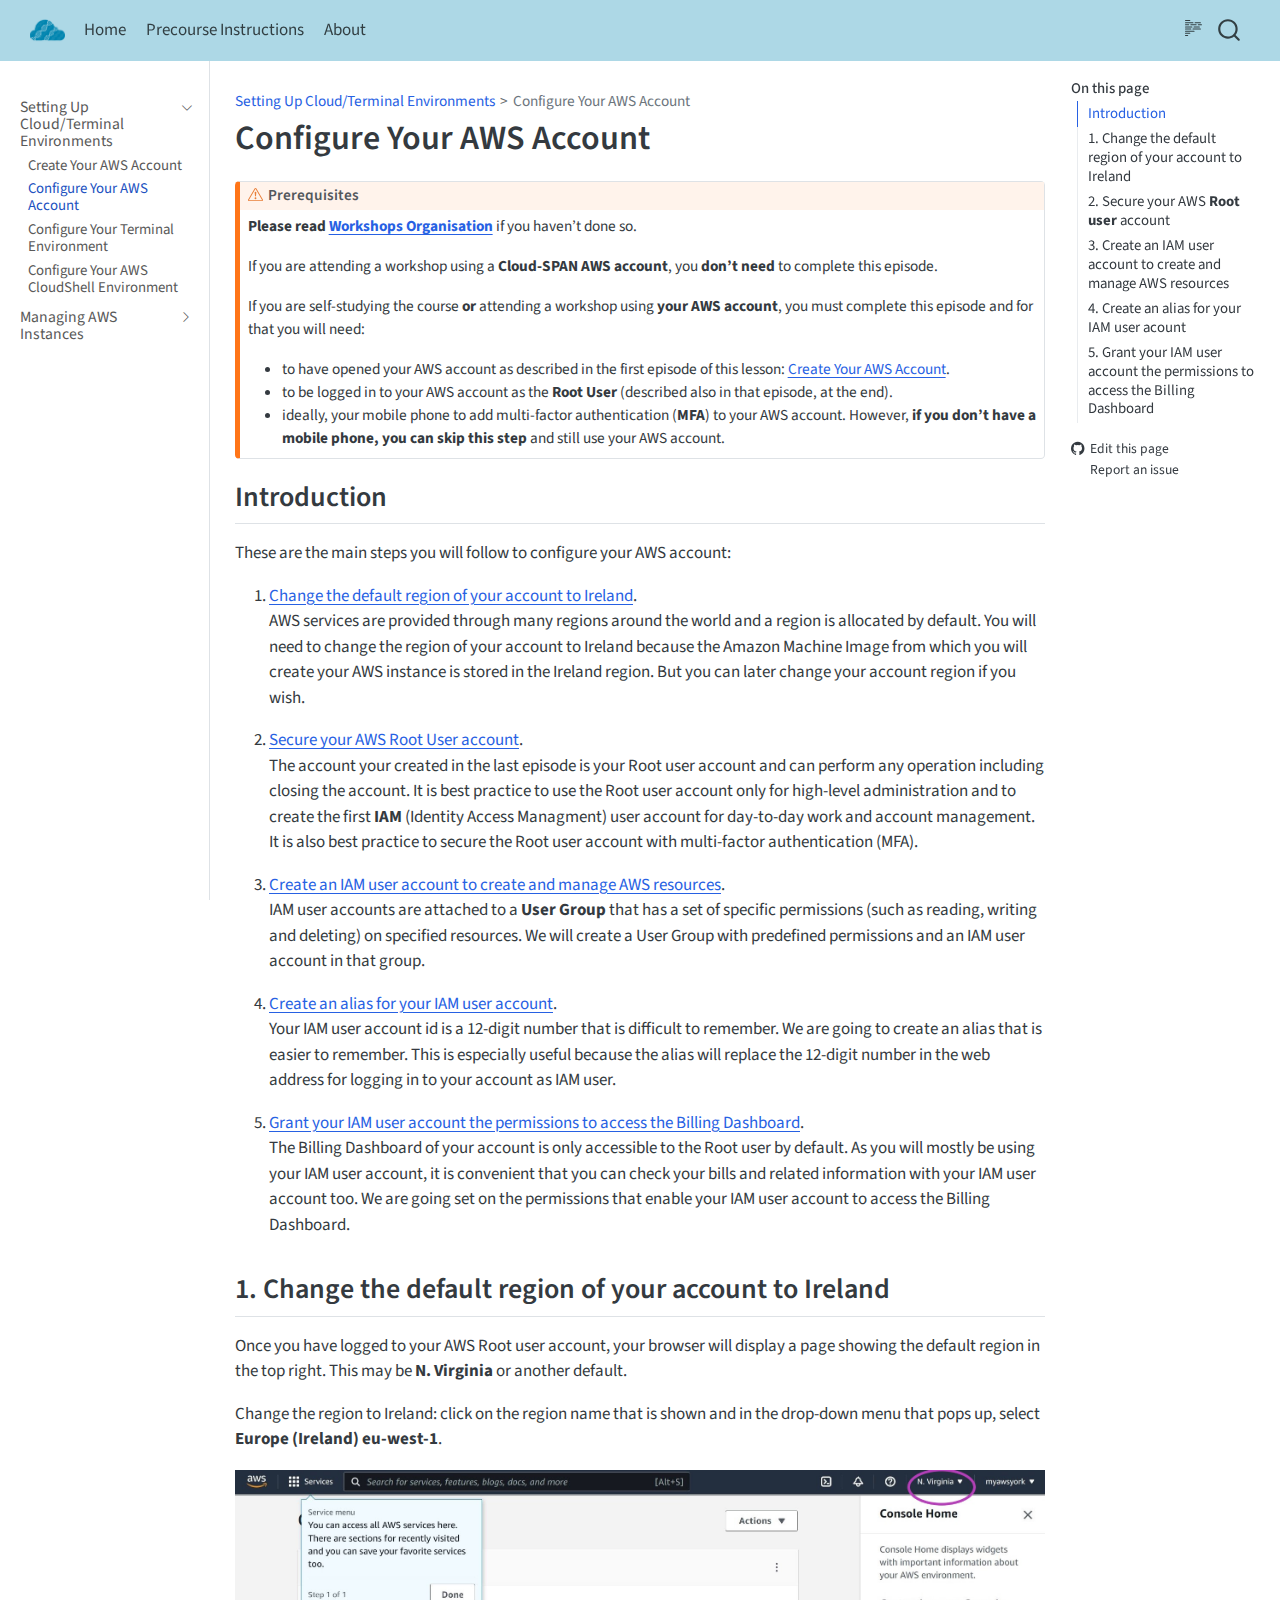
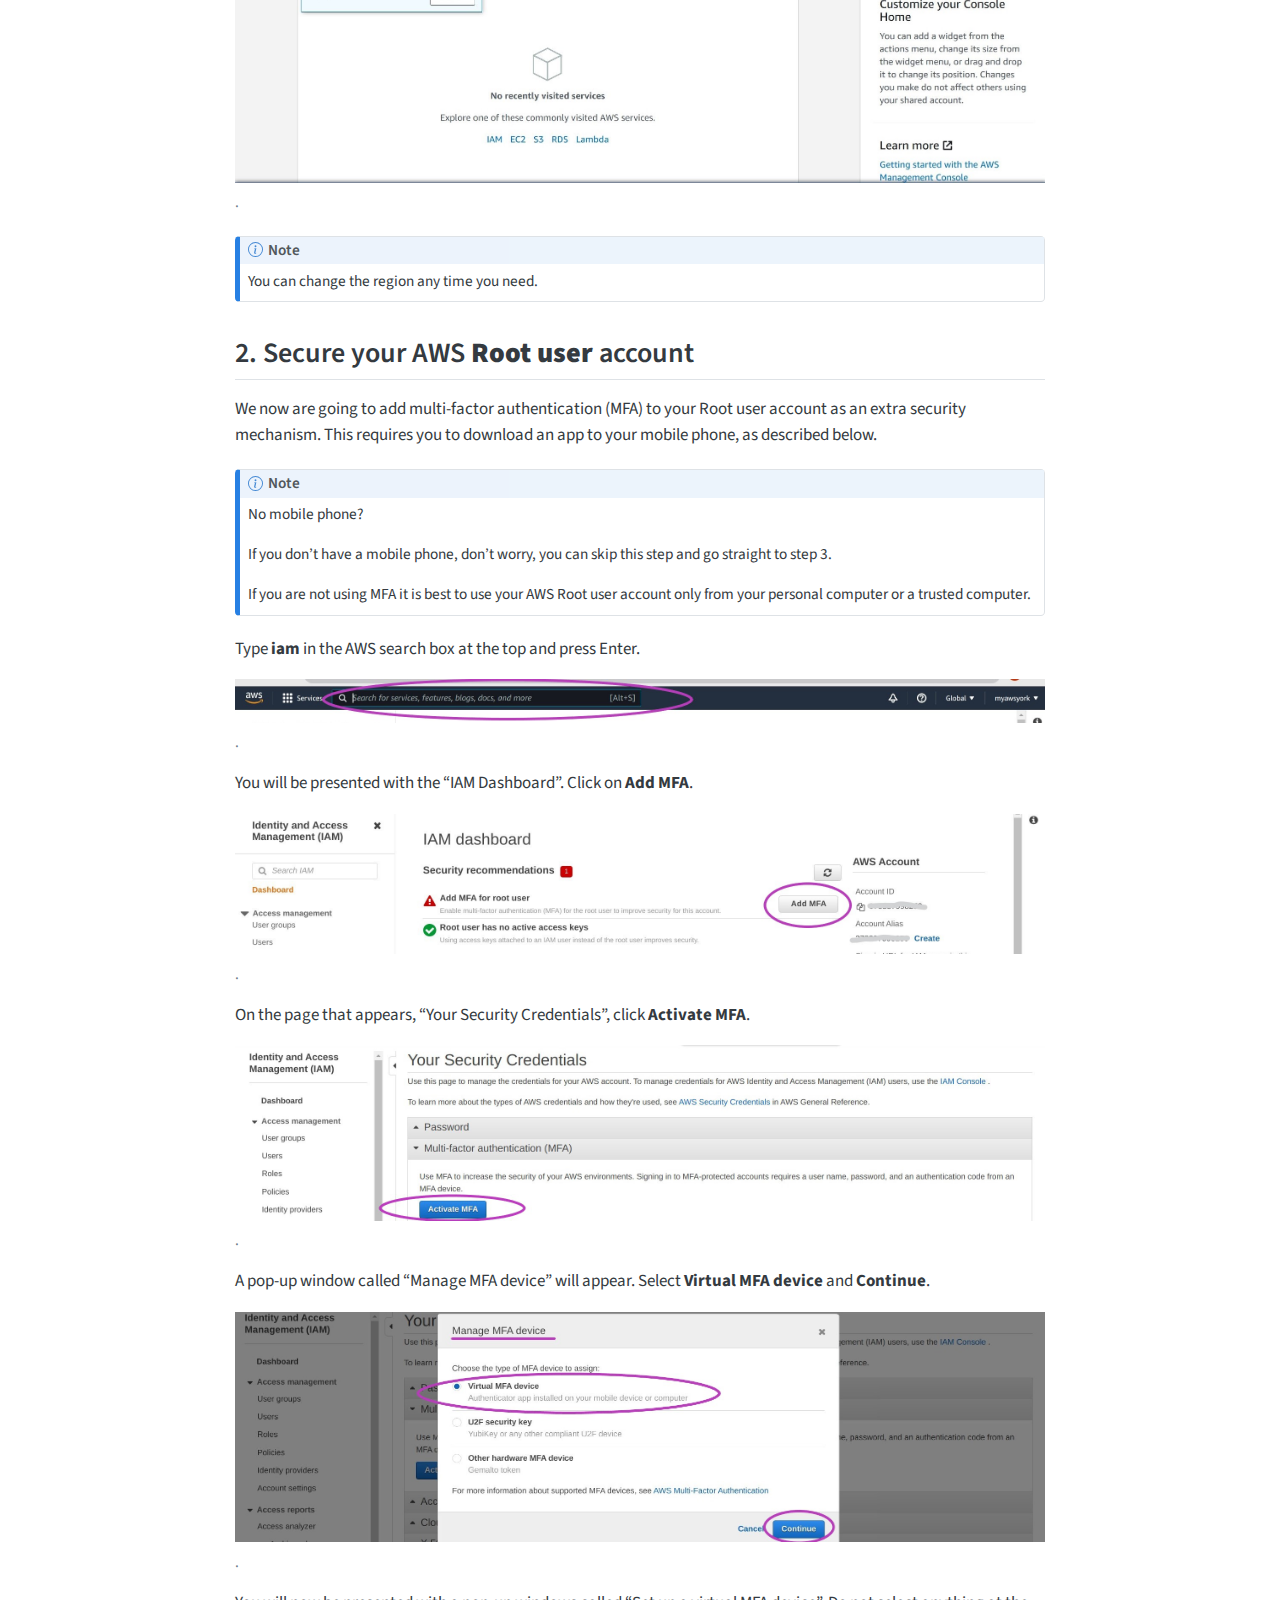
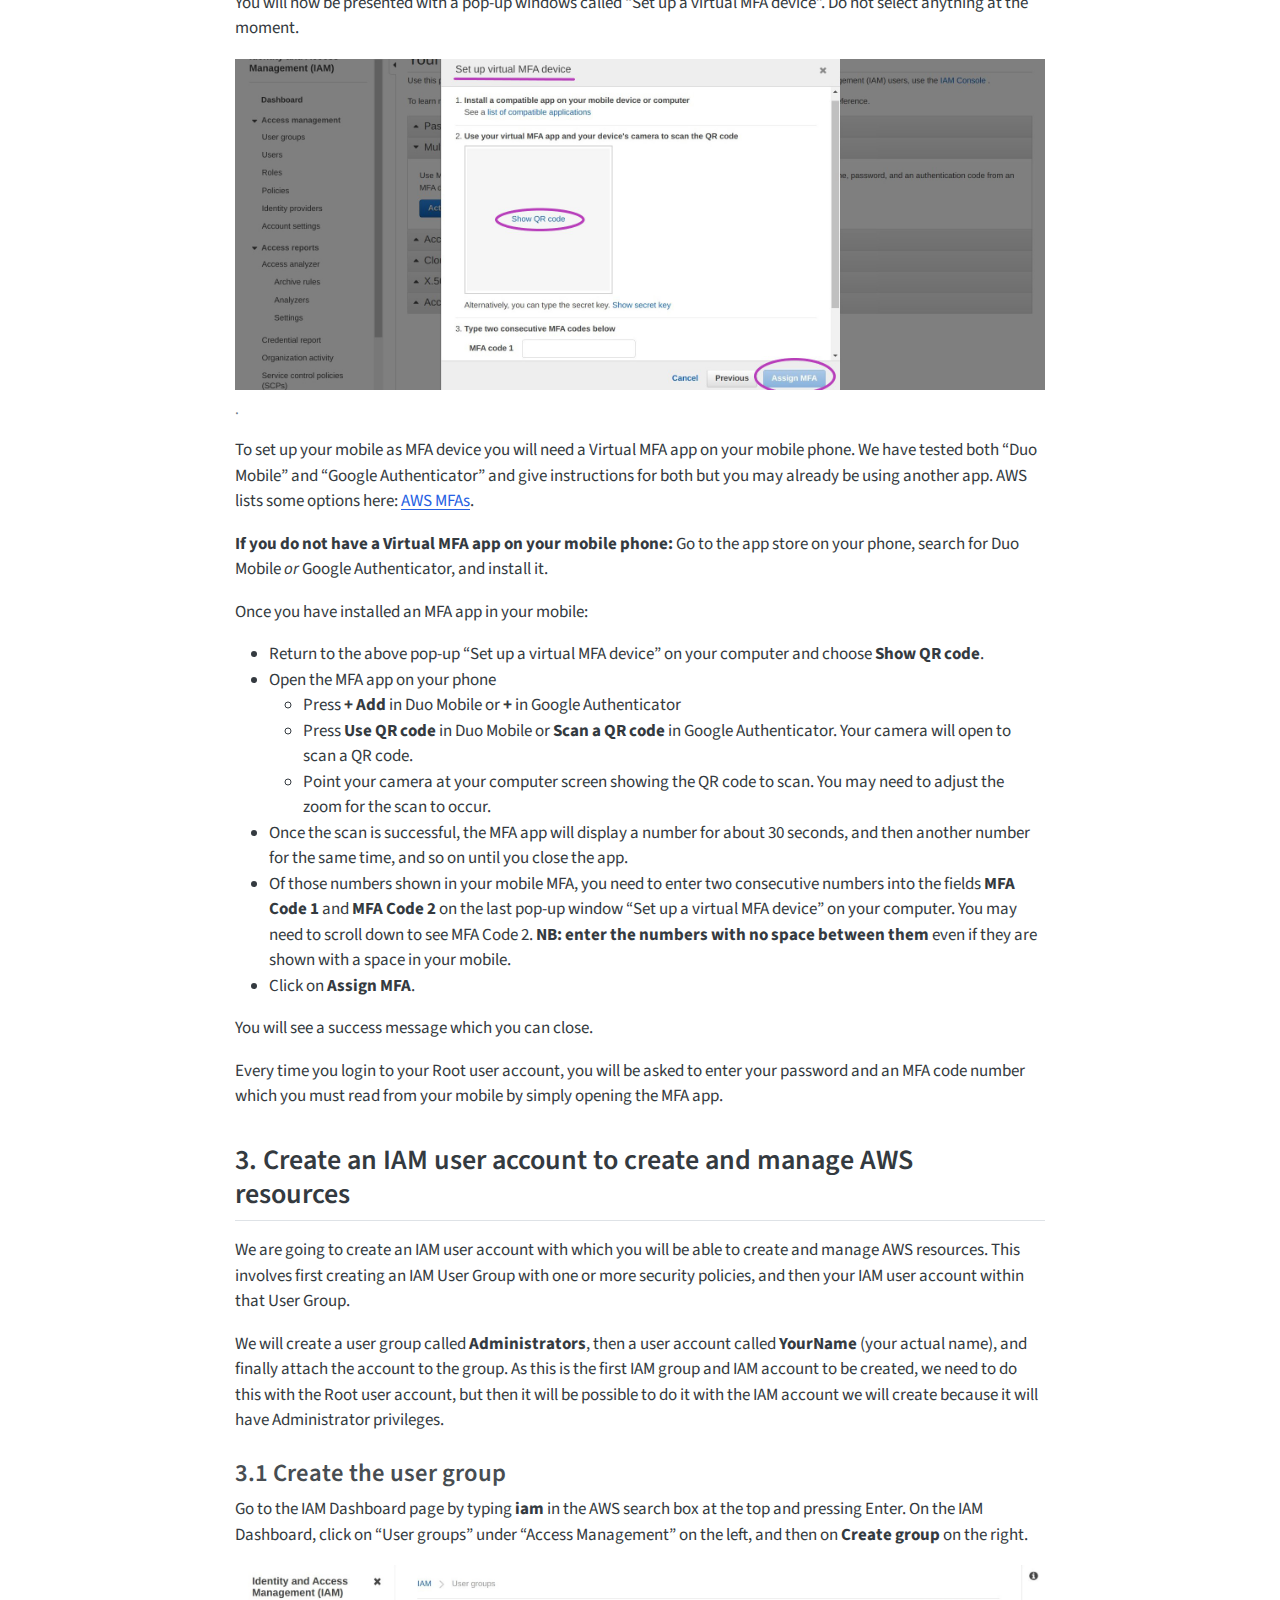
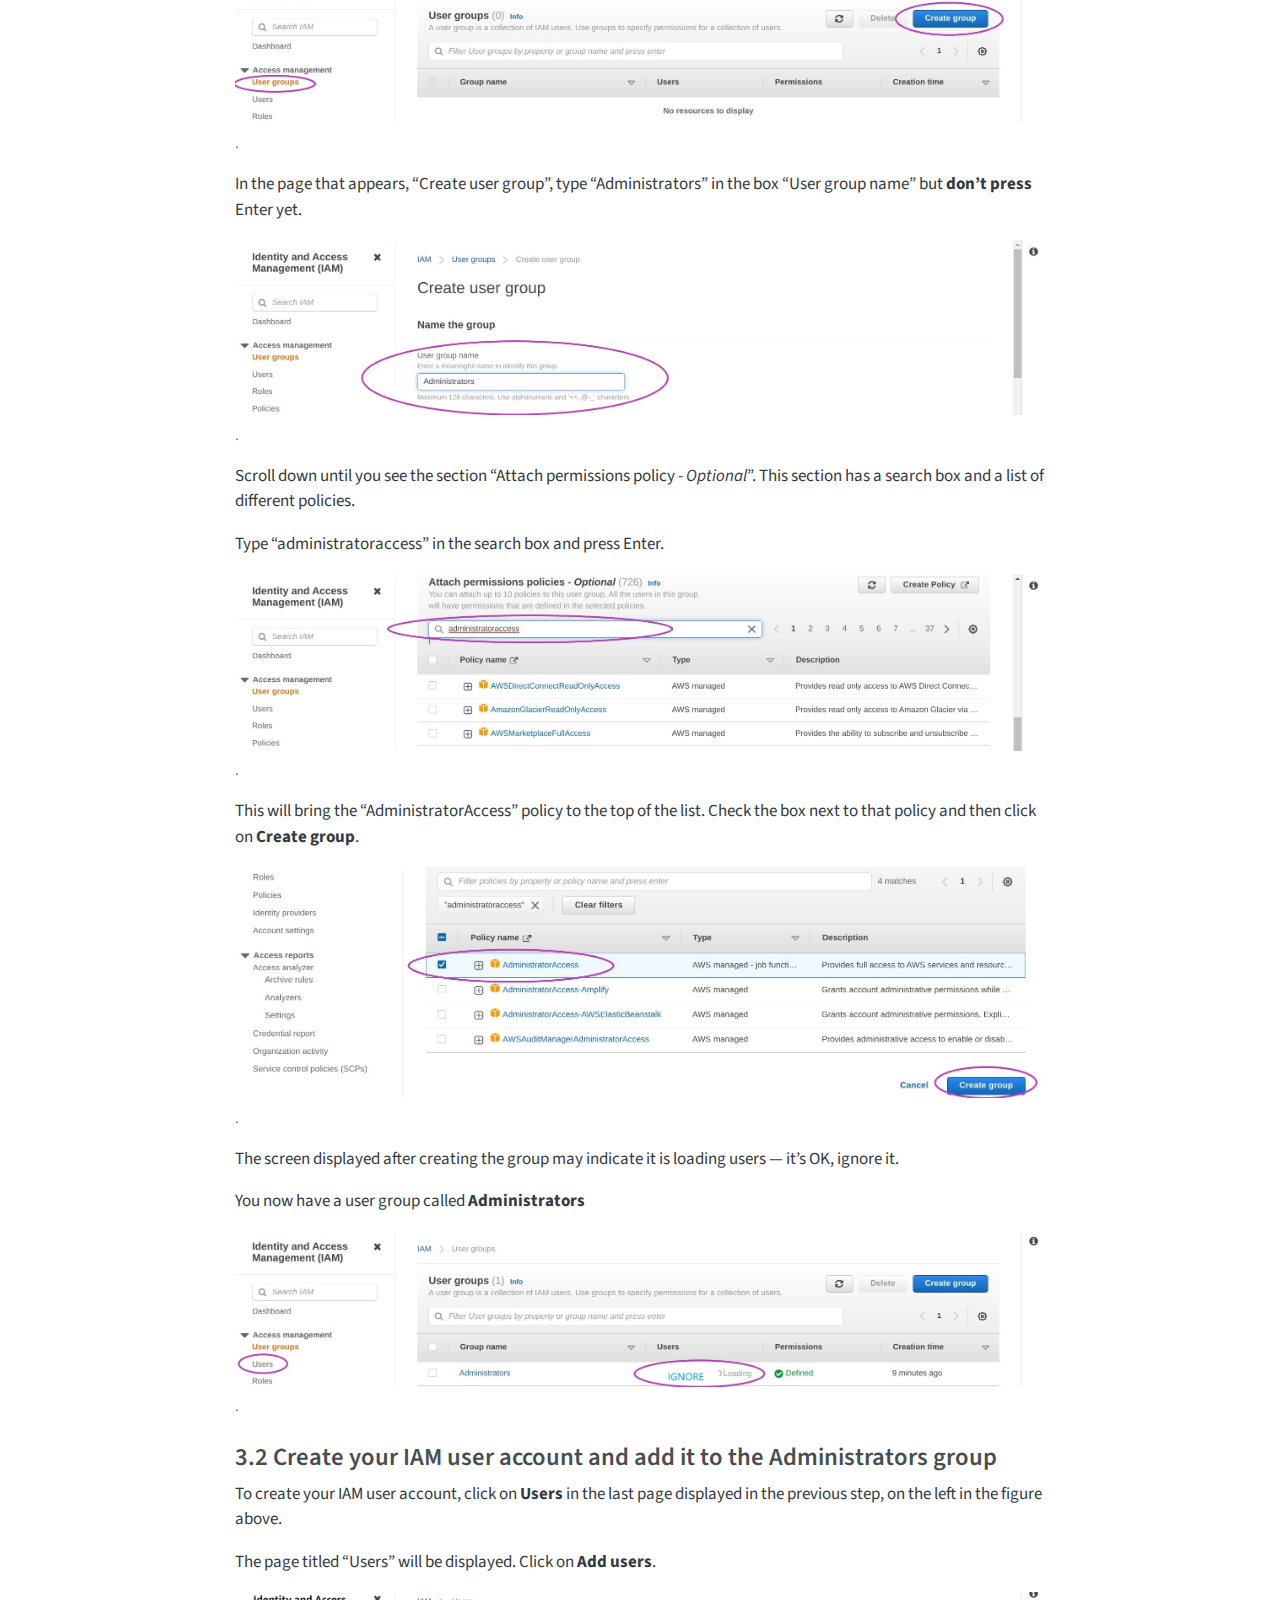
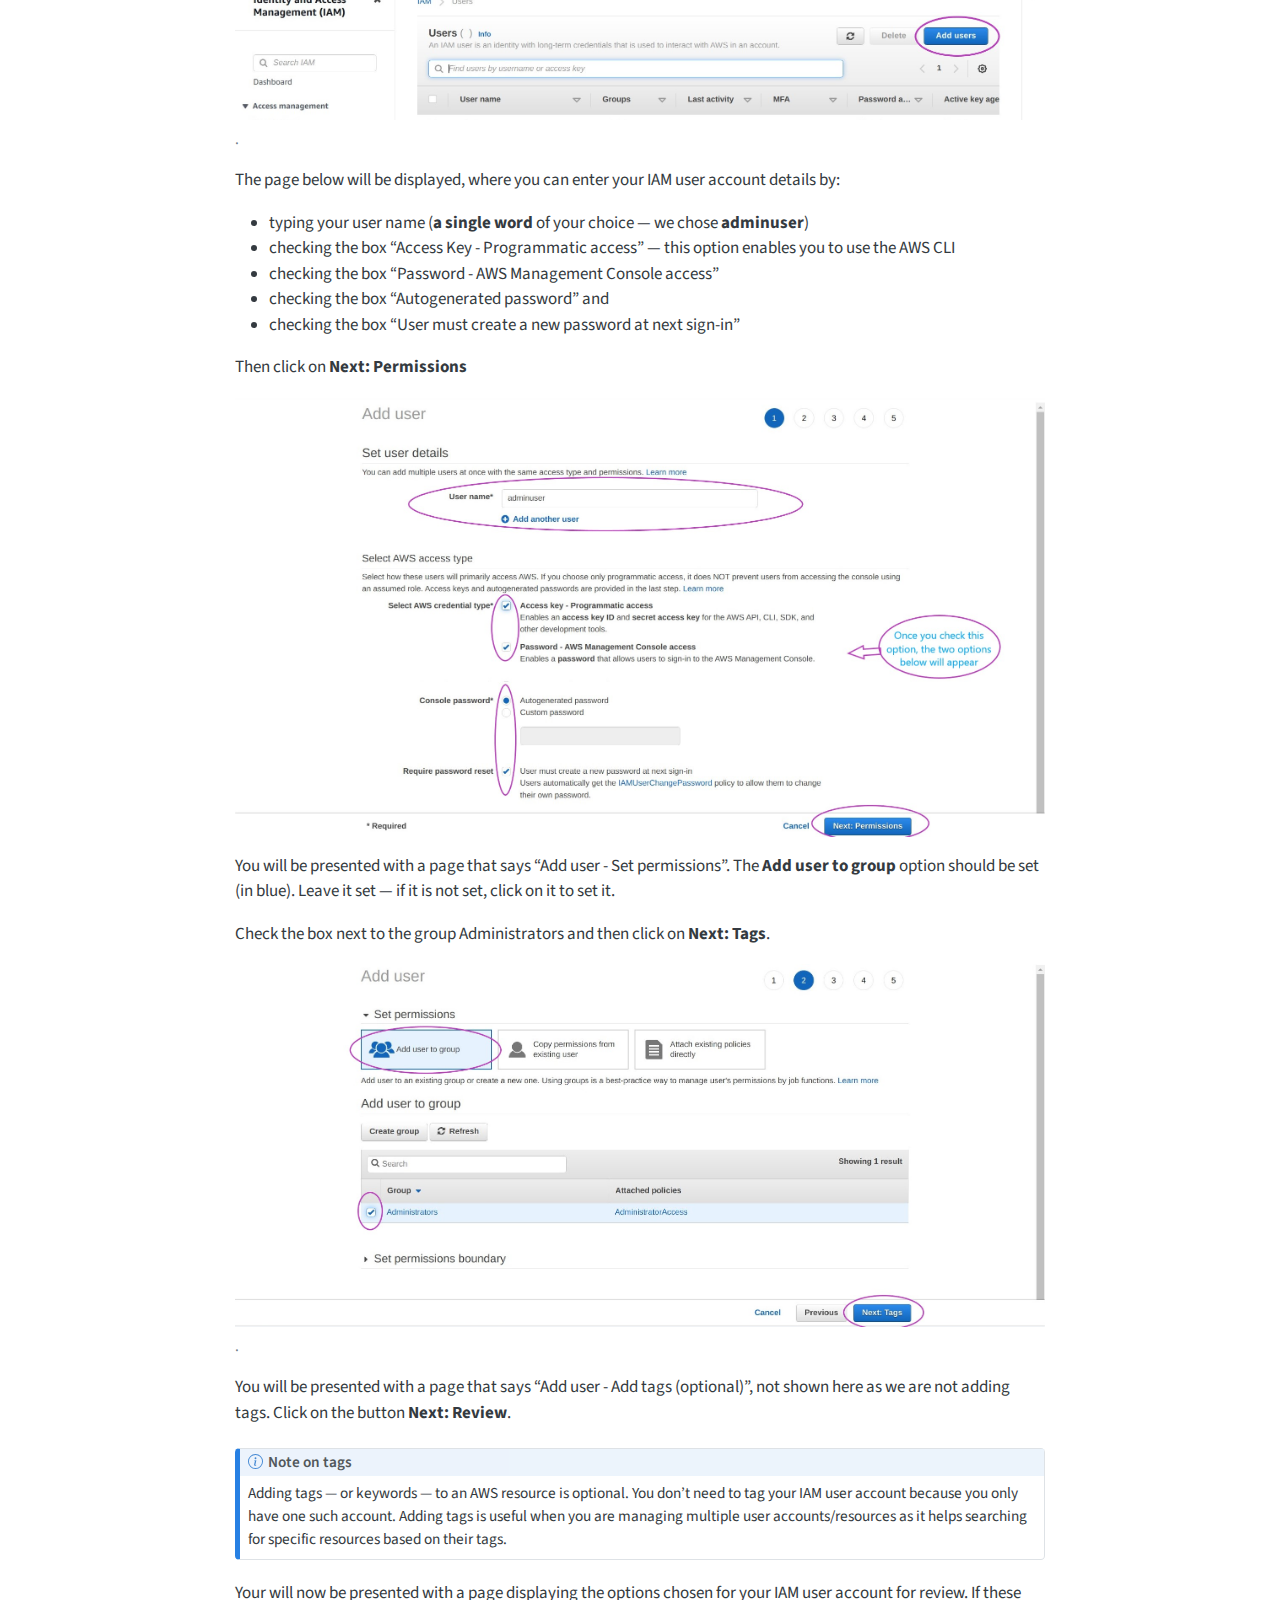
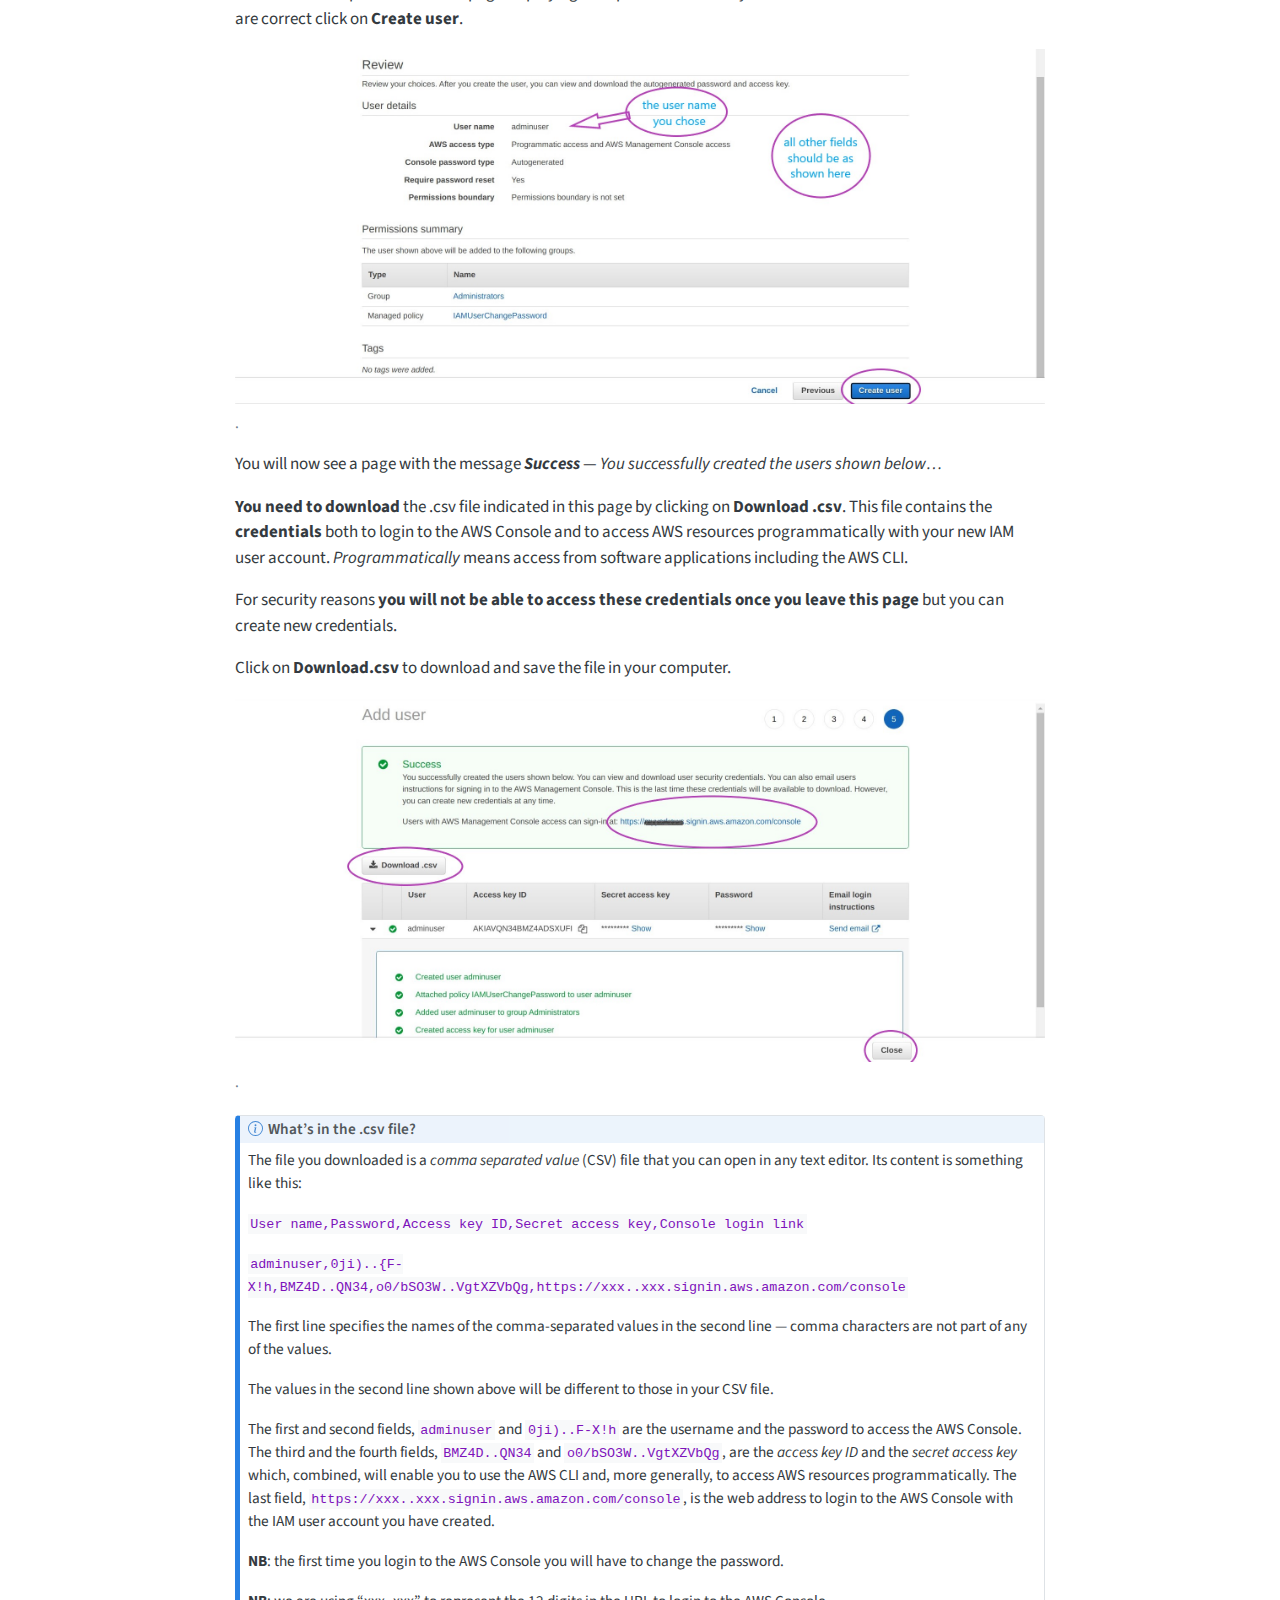
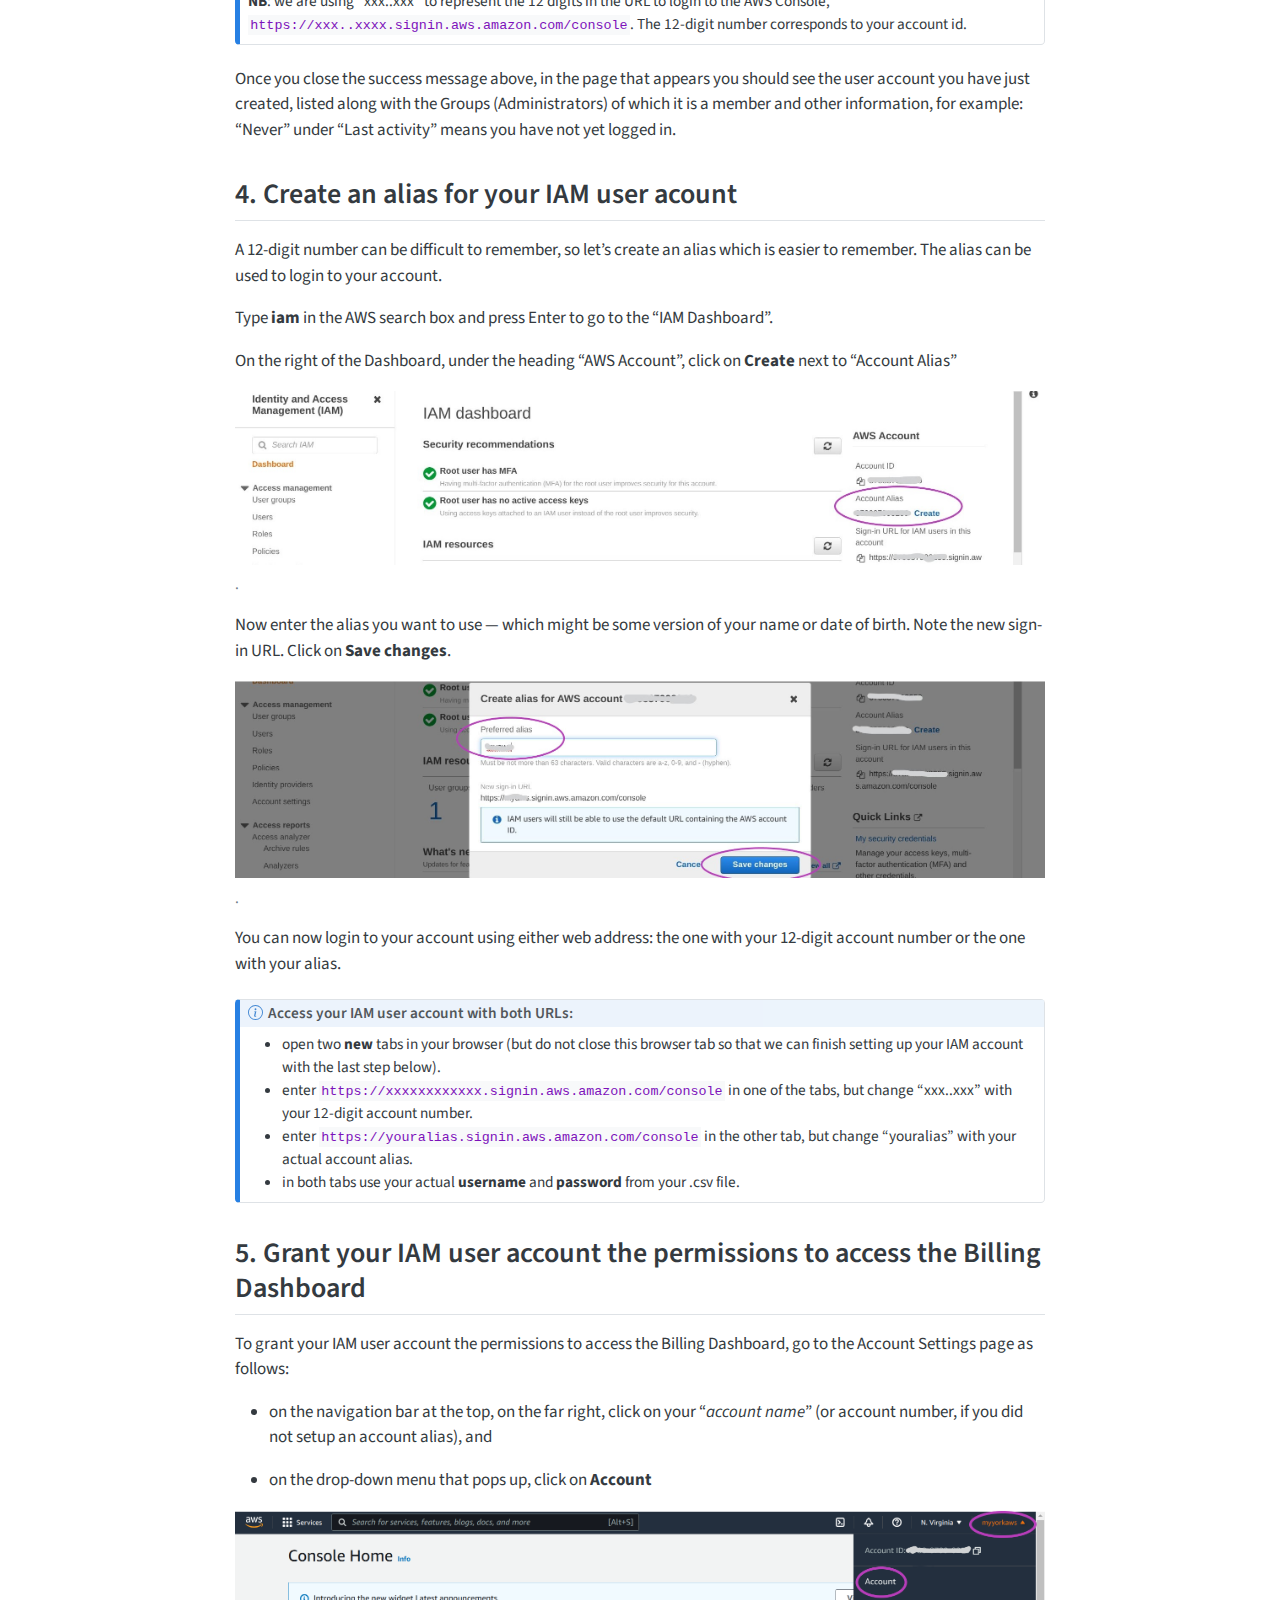
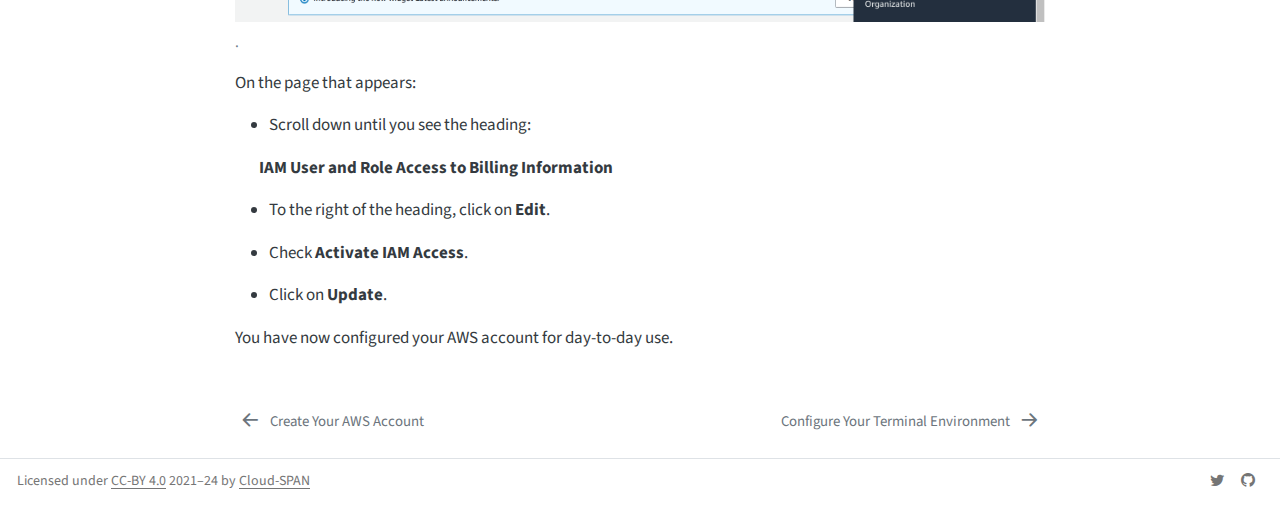
<file: docs/lesson01-setting-work-envs/02-configure-account.html>
<!DOCTYPE html>
<html xmlns="http://www.w3.org/1999/xhtml" lang="en" xml:lang="en"><head>

<meta charset="utf-8">
<meta name="generator" content="quarto-1.5.57">

<meta name="viewport" content="width=device-width, initial-scale=1.0, user-scalable=yes">


<title>Configure Your AWS Account – Automated Management of AWS Instances</title>
<style>
code{white-space: pre-wrap;}
span.smallcaps{font-variant: small-caps;}
div.columns{display: flex; gap: min(4vw, 1.5em);}
div.column{flex: auto; overflow-x: auto;}
div.hanging-indent{margin-left: 1.5em; text-indent: -1.5em;}
ul.task-list{list-style: none;}
ul.task-list li input[type="checkbox"] {
  width: 0.8em;
  margin: 0 0.8em 0.2em -1em; /* quarto-specific, see https://github.com/quarto-dev/quarto-cli/issues/4556 */ 
  vertical-align: middle;
}
</style>


<script src="../../site_libs/quarto-nav/quarto-nav.js"></script>
<script src="../../site_libs/clipboard/clipboard.min.js"></script>
<script src="../../site_libs/quarto-search/autocomplete.umd.js"></script>
<script src="../../site_libs/quarto-search/fuse.min.js"></script>
<script src="../../site_libs/quarto-search/quarto-search.js"></script>
<meta name="quarto:offset" content="../../">
<link href="../../docs/lesson01-setting-work-envs/03-configure-terminal.html" rel="next">
<link href="../../docs/lesson01-setting-work-envs/01-create-aws-account.html" rel="prev">
<link href="../../images/cloud-span-icon.png" rel="icon" type="image/png">
<script src="../../site_libs/quarto-html/quarto.js"></script>
<script src="../../site_libs/quarto-html/popper.min.js"></script>
<script src="../../site_libs/quarto-html/tippy.umd.min.js"></script>
<script src="../../site_libs/quarto-html/anchor.min.js"></script>
<link href="../../site_libs/quarto-html/tippy.css" rel="stylesheet">
<link href="../../site_libs/quarto-html/quarto-syntax-highlighting.css" rel="stylesheet" id="quarto-text-highlighting-styles">
<script src="../../site_libs/bootstrap/bootstrap.min.js"></script>
<link href="../../site_libs/bootstrap/bootstrap-icons.css" rel="stylesheet">
<link href="../../site_libs/bootstrap/bootstrap.min.css" rel="stylesheet" id="quarto-bootstrap" data-mode="light">
<script id="quarto-search-options" type="application/json">{
  "location": "navbar",
  "copy-button": false,
  "collapse-after": 3,
  "panel-placement": "end",
  "type": "overlay",
  "limit": 50,
  "keyboard-shortcut": [
    "f",
    "/",
    "s"
  ],
  "show-item-context": false,
  "language": {
    "search-no-results-text": "No results",
    "search-matching-documents-text": "matching documents",
    "search-copy-link-title": "Copy link to search",
    "search-hide-matches-text": "Hide additional matches",
    "search-more-match-text": "more match in this document",
    "search-more-matches-text": "more matches in this document",
    "search-clear-button-title": "Clear",
    "search-text-placeholder": "",
    "search-detached-cancel-button-title": "Cancel",
    "search-submit-button-title": "Submit",
    "search-label": "Search"
  }
}</script>


<link rel="stylesheet" href="../../styles.css">
</head>

<body class="nav-sidebar docked nav-fixed">

<div id="quarto-search-results"></div>
  <header id="quarto-header" class="headroom fixed-top">
    <nav class="navbar navbar-expand-lg " data-bs-theme="dark">
      <div class="navbar-container container-fluid">
      <div class="navbar-brand-container mx-auto">
    <a href="../../index.html" class="navbar-brand navbar-brand-logo">
    <img src="../../images/cloud-span-icon.png" alt="Cloud-SPAN logo." class="navbar-logo">
    </a>
  </div>
            <div id="quarto-search" class="" title="Search"></div>
          <button class="navbar-toggler" type="button" data-bs-toggle="collapse" data-bs-target="#navbarCollapse" aria-controls="navbarCollapse" role="menu" aria-expanded="false" aria-label="Toggle navigation" onclick="if (window.quartoToggleHeadroom) { window.quartoToggleHeadroom(); }">
  <span class="navbar-toggler-icon"></span>
</button>
          <div class="collapse navbar-collapse" id="navbarCollapse">
            <ul class="navbar-nav navbar-nav-scroll me-auto">
  <li class="nav-item">
    <a class="nav-link" href="../../index.html"> 
<span class="menu-text">Home</span></a>
  </li>  
  <li class="nav-item">
    <a class="nav-link" href="../../docs/miscellanea/precourse-instructions.html"> 
<span class="menu-text">Precourse Instructions</span></a>
  </li>  
  <li class="nav-item">
    <a class="nav-link" href="../../docs/miscellanea/about.html"> 
<span class="menu-text">About</span></a>
  </li>  
</ul>
          </div> <!-- /navcollapse -->
            <div class="quarto-navbar-tools">
  <a href="" class="quarto-reader-toggle quarto-navigation-tool px-1" onclick="window.quartoToggleReader(); return false;" title="Toggle reader mode">
  <div class="quarto-reader-toggle-btn">
  <i class="bi"></i>
  </div>
</a>
</div>
      </div> <!-- /container-fluid -->
    </nav>
  <nav class="quarto-secondary-nav">
    <div class="container-fluid d-flex">
      <button type="button" class="quarto-btn-toggle btn" data-bs-toggle="collapse" role="button" data-bs-target=".quarto-sidebar-collapse-item" aria-controls="quarto-sidebar" aria-expanded="false" aria-label="Toggle sidebar navigation" onclick="if (window.quartoToggleHeadroom) { window.quartoToggleHeadroom(); }">
        <i class="bi bi-layout-text-sidebar-reverse"></i>
      </button>
        <nav class="quarto-page-breadcrumbs" aria-label="breadcrumb"><ol class="breadcrumb"><li class="breadcrumb-item"><a href="../../docs/lesson01-setting-work-envs/index.html">Setting Up Cloud/Terminal Environments</a></li><li class="breadcrumb-item"><a href="../../docs/lesson01-setting-work-envs/02-configure-account.html">Configure Your AWS Account</a></li></ol></nav>
        <a class="flex-grow-1" role="navigation" data-bs-toggle="collapse" data-bs-target=".quarto-sidebar-collapse-item" aria-controls="quarto-sidebar" aria-expanded="false" aria-label="Toggle sidebar navigation" onclick="if (window.quartoToggleHeadroom) { window.quartoToggleHeadroom(); }">      
        </a>
    </div>
  </nav>
</header>
<!-- content -->
<div id="quarto-content" class="quarto-container page-columns page-rows-contents page-layout-full page-navbar">
<!-- sidebar -->
  <nav id="quarto-sidebar" class="sidebar collapse collapse-horizontal quarto-sidebar-collapse-item sidebar-navigation docked overflow-auto">
    <div class="sidebar-menu-container"> 
    <ul class="list-unstyled mt-1">
        <li class="sidebar-item sidebar-item-section">
      <div class="sidebar-item-container"> 
            <a href="../../docs/lesson01-setting-work-envs/index.html" class="sidebar-item-text sidebar-link">
 <span class="menu-text">Setting Up Cloud/Terminal Environments</span></a>
          <a class="sidebar-item-toggle text-start" data-bs-toggle="collapse" data-bs-target="#quarto-sidebar-section-1" role="navigation" aria-expanded="true" aria-label="Toggle section">
            <i class="bi bi-chevron-right ms-2"></i>
          </a> 
      </div>
      <ul id="quarto-sidebar-section-1" class="collapse list-unstyled sidebar-section depth1 show">  
          <li class="sidebar-item">
  <div class="sidebar-item-container"> 
  <a href="../../docs/lesson01-setting-work-envs/01-create-aws-account.html" class="sidebar-item-text sidebar-link">
 <span class="menu-text">Create Your AWS Account</span></a>
  </div>
</li>
          <li class="sidebar-item">
  <div class="sidebar-item-container"> 
  <a href="../../docs/lesson01-setting-work-envs/02-configure-account.html" class="sidebar-item-text sidebar-link active">
 <span class="menu-text">Configure Your AWS Account</span></a>
  </div>
</li>
          <li class="sidebar-item">
  <div class="sidebar-item-container"> 
  <a href="../../docs/lesson01-setting-work-envs/03-configure-terminal.html" class="sidebar-item-text sidebar-link">
 <span class="menu-text">Configure Your Terminal Environment</span></a>
  </div>
</li>
          <li class="sidebar-item">
  <div class="sidebar-item-container"> 
  <a href="../../docs/lesson01-setting-work-envs/04-configure-cloudshell.html" class="sidebar-item-text sidebar-link">
 <span class="menu-text">Configure Your AWS CloudShell Environment</span></a>
  </div>
</li>
      </ul>
  </li>
        <li class="sidebar-item sidebar-item-section">
      <div class="sidebar-item-container"> 
            <a href="../../docs/lesson02-managing-aws-instances/index.html" class="sidebar-item-text sidebar-link">
 <span class="menu-text">Managing AWS Instances</span></a>
          <a class="sidebar-item-toggle text-start collapsed" data-bs-toggle="collapse" data-bs-target="#quarto-sidebar-section-2" role="navigation" aria-expanded="false" aria-label="Toggle section">
            <i class="bi bi-chevron-right ms-2"></i>
          </a> 
      </div>
      <ul id="quarto-sidebar-section-2" class="collapse list-unstyled sidebar-section depth1 ">  
          <li class="sidebar-item">
  <div class="sidebar-item-container"> 
  <a href="../../docs/lesson02-managing-aws-instances/01-configure-instances-internet.html" class="sidebar-item-text sidebar-link">
 <span class="menu-text">Configure Instances Internet Access</span></a>
  </div>
</li>
          <li class="sidebar-item">
  <div class="sidebar-item-container"> 
  <a href="../../docs/lesson02-managing-aws-instances/02-instances-management.html" class="sidebar-item-text sidebar-link">
 <span class="menu-text">Instances Management Tasks Using the Scripts</span></a>
  </div>
</li>
          <li class="sidebar-item">
  <div class="sidebar-item-container"> 
  <a href="../../docs/lesson02-managing-aws-instances/03-ami-management.html" class="sidebar-item-text sidebar-link">
 <span class="menu-text">AMIs Management</span></a>
  </div>
</li>
          <li class="sidebar-item">
  <div class="sidebar-item-container"> 
  <a href="../../docs/lesson02-managing-aws-instances/04-scripts-design.html" class="sidebar-item-text sidebar-link">
 <span class="menu-text">The Scripts Design</span></a>
  </div>
</li>
      </ul>
  </li>
    </ul>
    </div>
</nav>
<div id="quarto-sidebar-glass" class="quarto-sidebar-collapse-item" data-bs-toggle="collapse" data-bs-target=".quarto-sidebar-collapse-item"></div>
<!-- margin-sidebar -->
    <div id="quarto-margin-sidebar" class="sidebar margin-sidebar">
        <nav id="TOC" role="doc-toc" class="toc-active">
    <h2 id="toc-title">On this page</h2>
   
  <ul>
  <li><a href="#introduction" id="toc-introduction" class="nav-link active" data-scroll-target="#introduction">Introduction</a></li>
  <li><a href="#change-the-default-region-of-your-account-to-ireland" id="toc-change-the-default-region-of-your-account-to-ireland" class="nav-link" data-scroll-target="#change-the-default-region-of-your-account-to-ireland">1. Change the default region of your account to Ireland</a></li>
  <li><a href="#secure-your-aws-root-user-account" id="toc-secure-your-aws-root-user-account" class="nav-link" data-scroll-target="#secure-your-aws-root-user-account">2. Secure your AWS <strong>Root user</strong> account</a></li>
  <li><a href="#create-an-iam-user-account-to-create-and-manage-aws-resources" id="toc-create-an-iam-user-account-to-create-and-manage-aws-resources" class="nav-link" data-scroll-target="#create-an-iam-user-account-to-create-and-manage-aws-resources">3. Create an IAM user account to create and manage AWS resources</a>
  <ul class="collapse">
  <li><a href="#create-the-user-group" id="toc-create-the-user-group" class="nav-link" data-scroll-target="#create-the-user-group">3.1 Create the user group</a></li>
  <li><a href="#create-your-iam-user-account-and-add-it-to-the-administrators-group" id="toc-create-your-iam-user-account-and-add-it-to-the-administrators-group" class="nav-link" data-scroll-target="#create-your-iam-user-account-and-add-it-to-the-administrators-group">3.2 Create your IAM user account and add it to the Administrators group</a></li>
  </ul></li>
  <li><a href="#create-an-alias-for-your-iam-user-acount" id="toc-create-an-alias-for-your-iam-user-acount" class="nav-link" data-scroll-target="#create-an-alias-for-your-iam-user-acount">4. Create an alias for your IAM user acount</a></li>
  <li><a href="#grant-your-iam-user-account-the-permissions-to-access-the-billing-dashboard" id="toc-grant-your-iam-user-account-the-permissions-to-access-the-billing-dashboard" class="nav-link" data-scroll-target="#grant-your-iam-user-account-the-permissions-to-access-the-billing-dashboard">5. Grant your IAM user account the permissions to access the Billing Dashboard</a></li>
  </ul>
<div class="toc-actions"><ul><li><a href="https://github.com/Cloud-SPAN/nerc-metagenomics-v2q/edit/main/docs/lesson01-setting-work-envs/02-configure-account.qmd" class="toc-action"><i class="bi bi-github"></i>Edit this page</a></li><li><a href="https://github.com/Cloud-SPAN/nerc-metagenomics-v2q/issues/new" class="toc-action"><i class="bi empty"></i>Report an issue</a></li></ul></div></nav>
    </div>
<!-- main -->
<main class="content column-body" id="quarto-document-content">

<header id="title-block-header" class="quarto-title-block default"><nav class="quarto-page-breadcrumbs quarto-title-breadcrumbs d-none d-lg-block" aria-label="breadcrumb"><ol class="breadcrumb"><li class="breadcrumb-item"><a href="../../docs/lesson01-setting-work-envs/index.html">Setting Up Cloud/Terminal Environments</a></li><li class="breadcrumb-item"><a href="../../docs/lesson01-setting-work-envs/02-configure-account.html">Configure Your AWS Account</a></li></ol></nav>
<div class="quarto-title">
<h1 class="title">Configure Your AWS Account</h1>
</div>



<div class="quarto-title-meta column-body">

    
  
    
  </div>
  


</header>


<div class="callout callout-style-default callout-warning callout-titled">
<div class="callout-header d-flex align-content-center">
<div class="callout-icon-container">
<i class="callout-icon"></i>
</div>
<div class="callout-title-container flex-fill">
Prerequisites
</div>
</div>
<div class="callout-body-container callout-body">
<p><strong>Please read <a href="../../index.html#workshops-organisation">Workshops Organisation</a></strong> if you haven’t done so.</p>
<p>If you are attending a workshop using a <strong>Cloud-SPAN AWS account</strong>, you <strong>don’t need</strong> to complete this episode.</p>
<p>If you are self-studying the course <strong>or</strong> attending a workshop using <strong>your AWS account</strong>, you must complete this episode and for that you will need:</p>
<ul>
<li>to have opened your AWS account as described in the first episode of this lesson: <a href="../../docs/lesson01-setting-work-envs/01-create-aws-account.html">Create Your AWS Account</a>.</li>
<li>to be logged in to your AWS account as the <strong>Root User</strong> (described also in that episode, at the end).</li>
<li>ideally, your mobile phone to add multi-factor authentication (<strong>MFA</strong>) to your AWS account. However, <strong>if you don’t have a mobile phone, you can skip this step</strong> and still use your AWS account.</li>
</ul>
</div>
</div>
<section id="introduction" class="level2">
<h2 class="anchored" data-anchor-id="introduction">Introduction</h2>
<p>These are the main steps you will follow to configure your AWS account:</p>
<ol type="1">
<li><p><a href="#change-the-default-region-of-your-account-to-ireland">Change the default region of your account to Ireland</a>.<br>
AWS services are provided through many regions around the world and a region is allocated by default. You will need to change the region of your account to Ireland because the Amazon Machine Image from which you will create your AWS instance is stored in the Ireland region. But you can later change your account region if you wish.</p></li>
<li><p><a href="#secure-your-aws-root-user-account">Secure your AWS Root User account</a>.<br>
The account your created in the last episode is your Root user account and can perform any operation including closing the account. It is best practice to use the Root user account only for high-level administration and to create the first <strong>IAM</strong> (Identity Access Managment) user account for day-to-day work and account management. It is also best practice to secure the Root user account with multi-factor authentication (MFA).</p></li>
<li><p><a href="#create-an-iam-user-account-to-create-and-manage-aws-resources">Create an IAM user account to create and manage AWS resources</a>.<br>
IAM user accounts are attached to a <strong>User Group</strong> that has a set of specific permissions (such as reading, writing and deleting) on specified resources. We will create a User Group with predefined permissions and an IAM user account in that group.</p></li>
<li><p><a href="#create-an-alias-for-your-iam-user-acount">Create an alias for your IAM user account</a>.<br>
Your IAM user account id is a 12-digit number that is difficult to remember. We are going to create an alias that is easier to remember. This is especially useful because the alias will replace the 12-digit number in the web address for logging in to your account as IAM user.</p></li>
<li><p><a href="#grant-your-iam-user-account-the-permissions-to-access-the-billing-dashboard">Grant your IAM user account the permissions to access the Billing Dashboard</a>.<br>
The Billing Dashboard of your account is only accessible to the Root user by default. As you will mostly be using your IAM user account, it is convenient that you can check your bills and related information with your IAM user account too. We are going set on the permissions that enable your IAM user account to access the Billing Dashboard.</p></li>
</ol>
</section>
<section id="change-the-default-region-of-your-account-to-ireland" class="level2">
<h2 class="anchored" data-anchor-id="change-the-default-region-of-your-account-to-ireland">1. Change the default region of your account to Ireland</h2>
<p>Once you have logged to your AWS Root user account, your browser will display a page showing the default region in the top right. This may be <strong>N. Virginia</strong> or another default.</p>
<p>Change the region to Ireland: click on the region name that is shown and in the drop-down menu that pops up, select <strong>Europe (Ireland) eu-west-1</strong>.</p>
<div class="quarto-figure quarto-figure-center">
<figure class="figure">
<p><img src="../../images/config-acc/ca01-signedin-options-services-and-cookies.jpg" class="img-fluid figure-img" alt="Screenshot of AWS Console page in a browser with the region menu at the top right circled"></p>
<figcaption>.</figcaption>
</figure>
</div>
<div class="callout callout-style-default callout-note callout-titled">
<div class="callout-header d-flex align-content-center">
<div class="callout-icon-container">
<i class="callout-icon"></i>
</div>
<div class="callout-title-container flex-fill">
Note
</div>
</div>
<div class="callout-body-container callout-body">
<p>You can change the region any time you need.</p>
</div>
</div>
</section>
<section id="secure-your-aws-root-user-account" class="level2">
<h2 class="anchored" data-anchor-id="secure-your-aws-root-user-account">2. Secure your AWS <strong>Root user</strong> account</h2>
<p>We now are going to add multi-factor authentication (MFA) to your Root user account as an extra security mechanism. This requires you to download an app to your mobile phone, as described below.</p>
<div class="callout callout-style-default callout-note callout-titled">
<div class="callout-header d-flex align-content-center">
<div class="callout-icon-container">
<i class="callout-icon"></i>
</div>
<div class="callout-title-container flex-fill">
Note
</div>
</div>
<div class="callout-body-container callout-body">
<p>No mobile phone?</p>
<p>If you don’t have a mobile phone, don’t worry, you can skip this step and go straight to step 3.</p>
<p>If you are not using MFA it is best to use your AWS Root user account only from your personal computer or a trusted computer.</p>
</div>
</div>
<p>Type <strong>iam</strong> in the AWS search box at the top and press Enter.</p>
<div class="quarto-figure quarto-figure-center">
<figure class="figure">
<p><img src="../../images/config-acc/ca02-AWS-search-box.jpg" class="img-fluid figure-img" alt="Screen shot of AWS Console page in a browser with the AWS search box at the top circled" width="900"></p>
<figcaption>.</figcaption>
</figure>
</div>
<p>You will be presented with the “IAM Dashboard”. Click on <strong>Add MFA</strong>.</p>
<div class="quarto-figure quarto-figure-center">
<figure class="figure">
<p><img src="../../images/config-acc/ca02-root-user-requires-mfa1.jpg" class="img-fluid figure-img" alt="Screen shot of AWS Console page in a browser showing the IAM dashboard with the option Add MFA circled" width="900"></p>
<figcaption>.</figcaption>
</figure>
</div>
<p>On the page that appears, “Your Security Credentials”, click <strong>Activate MFA</strong>.</p>
<div class="quarto-figure quarto-figure-center">
<figure class="figure">
<p><img src="../../images/config-acc/ca03-root-user-activate-mfa.jpg" class="img-fluid figure-img" alt="Screen shot of AWS Console Your Security Credentials page in a browser with the option Activate MFA circled" width="900"></p>
<figcaption>.</figcaption>
</figure>
</div>
<p>A pop-up window called “Manage MFA device” will appear. Select <strong>Virtual MFA device</strong> and <strong>Continue</strong>.</p>
<div class="quarto-figure quarto-figure-center">
<figure class="figure">
<p><img src="../../images/config-acc/ca04-root-user-choose-mfa-device.jpg" class="img-fluid figure-img" alt="Screen shot of AWS Console Manage MFA device pop-up window in a browser with option Virtual MFA device selected and circled" width="900"></p>
<figcaption>.</figcaption>
</figure>
</div>
<p>You will now be presented with a pop-up windows called “Set up a virtual MFA device”. Do not select anything at the moment.</p>
<div class="quarto-figure quarto-figure-center">
<figure class="figure">
<p><img src="../../images/config-acc/ca05-root-user-setup-mfa-device.jpg" class="img-fluid figure-img" alt="Screen shot of AWS Console 'Set up a virtual MFA device' pop-up window in a browser with the option 'Show QR code' selected" width="900"></p>
<figcaption>.</figcaption>
</figure>
</div>
<p>To set up your mobile as MFA device you will need a Virtual MFA app on your mobile phone. We have tested both “Duo Mobile” and “Google Authenticator” and give instructions for both but you may already be using another app. AWS lists some options here: <a href="https://aws.amazon.com/iam/features/mfa/">AWS MFAs</a>.</p>
<p><strong>If you do not have a Virtual MFA app on your mobile phone:</strong> Go to the app store on your phone, search for Duo Mobile <em>or</em> Google Authenticator, and install it.</p>
<p>Once you have installed an MFA app in your mobile:</p>
<ul>
<li>Return to the above pop-up “Set up a virtual MFA device” on your computer and choose <strong>Show QR code</strong>.</li>
<li>Open the MFA app on your phone
<ul>
<li>Press <strong>+ Add</strong> in Duo Mobile or <strong>+</strong> in Google Authenticator</li>
<li>Press <strong>Use QR code</strong> in Duo Mobile or <strong>Scan a QR code</strong> in Google Authenticator. Your camera will open to scan a QR code.</li>
<li>Point your camera at your computer screen showing the QR code to scan. You may need to adjust the zoom for the scan to occur.</li>
</ul></li>
<li>Once the scan is successful, the MFA app will display a number for about 30 seconds, and then another number for the same time, and so on until you close the app.</li>
<li>Of those numbers shown in your mobile MFA, you need to enter two consecutive numbers into the fields <strong>MFA Code 1</strong> and <strong>MFA Code 2</strong> on the last pop-up window “Set up a virtual MFA device” on your computer. You may need to scroll down to see MFA Code 2. <strong>NB: enter the numbers with no space between them</strong> even if they are shown with a space in your mobile.</li>
<li>Click on <strong>Assign MFA</strong>.</li>
</ul>
<p>You will see a success message which you can close.</p>
<p>Every time you login to your Root user account, you will be asked to enter your password and an MFA code number which you must read from your mobile by simply opening the MFA app.</p>
</section>
<section id="create-an-iam-user-account-to-create-and-manage-aws-resources" class="level2">
<h2 class="anchored" data-anchor-id="create-an-iam-user-account-to-create-and-manage-aws-resources">3. Create an IAM user account to create and manage AWS resources</h2>
<p>We are going to create an IAM user account with which you will be able to create and manage AWS resources. This involves first creating an IAM User Group with one or more security policies, and then your IAM user account within that User Group.</p>
<p>We will create a user group called <strong>Administrators</strong>, then a user account called <strong>YourName</strong> (your actual name), and finally attach the account to the group. As this is the first IAM group and IAM account to be created, we need to do this with the Root user account, but then it will be possible to do it with the IAM account we will create because it will have Administrator privileges.</p>
<section id="create-the-user-group" class="level3">
<h3 class="anchored" data-anchor-id="create-the-user-group">3.1 Create the user group</h3>
<p>Go to the IAM Dashboard page by typing <strong>iam</strong> in the AWS search box at the top and pressing Enter. On the IAM Dashboard, click on “User groups” under “Access Management” on the left, and then on <strong>Create group</strong> on the right.</p>
<div class="quarto-figure quarto-figure-center">
<figure class="figure">
<p><img src="../../images/config-acc/ca11-iam-user-create-group-btton.jpg" class="img-fluid figure-img" alt="Screen shot of AWS Console IAM User Groups page in a browser with the option User groups and the botton Create group circled" width="900"></p>
<figcaption>.</figcaption>
</figure>
</div>
<p>In the page that appears, “Create user group”, type “Administrators” in the box “User group name” but <strong>don’t press</strong> Enter yet.</p>
<div class="quarto-figure quarto-figure-center">
<figure class="figure">
<p><img src="../../images/config-acc/ca12-iam-user-name-group-box.jpg" class="img-fluid figure-img" alt="Screen shot of AWS Console Create user group page in a browser with the box User group name circled" width="900"></p>
<figcaption>.</figcaption>
</figure>
</div>
<p>Scroll down until you see the section “Attach permissions policy - <em>Optional</em>”. This section has a search box and a list of different policies.</p>
<p>Type “administratoraccess” in the search box and press Enter.</p>
<div class="quarto-figure quarto-figure-center">
<figure class="figure">
<p><img src="../../images/config-acc/ca13-iam-user-attach-policy1.jpg" class="img-fluid figure-img" alt="Screen shot of AWS Console Attach Permissions Policies section in a browser with the policies search box circled" width="900"></p>
<figcaption>.</figcaption>
</figure>
</div>
<p>This will bring the “AdministratorAccess” policy to the top of the list. Check the box next to that policy and then click on <strong>Create group</strong>.</p>
<div class="quarto-figure quarto-figure-center">
<figure class="figure">
<p><img src="../../images/config-acc/ca14-iam-user-create-group.jpg" class="img-fluid figure-img" alt="Screen shot of AWS Console Attach Permissions Policies section in a browser with the policy AdministratorAccess checked andcircled" width="900"></p>
<figcaption>.</figcaption>
</figure>
</div>
<p>The screen displayed after creating the group may indicate it is loading users — it’s OK, ignore it.</p>
<p>You now have a user group called <strong>Administrators</strong></p>
<div class="quarto-figure quarto-figure-center">
<figure class="figure">
<p><img src="../../images/config-acc/ca15-iam-user-group-created.jpg" class="img-fluid figure-img" alt="Screen shot of AWS Console User groups page in a browser, with the message Loading (information) circled" width="900"></p>
<figcaption>.</figcaption>
</figure>
</div>
</section>
<section id="create-your-iam-user-account-and-add-it-to-the-administrators-group" class="level3">
<h3 class="anchored" data-anchor-id="create-your-iam-user-account-and-add-it-to-the-administrators-group">3.2 Create your IAM user account and add it to the Administrators group</h3>
<p>To create your IAM user account, click on <strong>Users</strong> in the last page displayed in the previous step, on the left in the figure above.</p>
<p>The page titled “Users” will be displayed. Click on <strong>Add users</strong>.</p>
<div class="quarto-figure quarto-figure-center">
<figure class="figure">
<p><img src="../../images/config-acc/ca16-iam-users-screen.jpg" class="img-fluid figure-img" alt="Screen shot of AWS Console IAM Users page in a browser, with the option Add users circled" width="900"></p>
<figcaption>.</figcaption>
</figure>
</div>
<p>The page below will be displayed, where you can enter your IAM user account details by:</p>
<ul>
<li>typing your user name (<strong>a single word</strong> of your choice — we chose <strong>adminuser</strong>)</li>
<li>checking the box “Access Key - Programmatic access” — this option enables you to use the AWS CLI</li>
<li>checking the box “Password - AWS Management Console access”</li>
<li>checking the box “Autogenerated password” and</li>
<li>checking the box “User must create a new password at next sign-in”</li>
</ul>
<p>Then click on <strong>Next: Permissions</strong></p>
<p><img src="../../images/config-acc/ca16-iam-user-add-name.jpg" class="img-fluid" alt="Screen shot of AWS Console IAM Add user page in a browser showing the User name box with a user name typed in (adminuser) and circled, and the boxes Access Key - Programmatic access and Password - AWS Management Console access checked and circled" width="900"> <img src="../../images/config-acc/ca16-iam-user-add-name2.jpg" class="img-fluid" alt="Screen shot of AWS Console IAM Add user page in a browser showing the options Autogenerated password and User must create a new password at next sign-in checked and circled, and the button Next: Permissions circled" width="900"></p>
<p>You will be presented with a page that says “Add user - Set permissions”. The <strong>Add user to group</strong> option should be set (in blue). Leave it set — if it is not set, click on it to set it.</p>
<p>Check the box next to the group Administrators and then click on <strong>Next: Tags</strong>.</p>
<div class="quarto-figure quarto-figure-center">
<figure class="figure">
<p><img src="../../images/config-acc/ca17-iam-user-add-to-group.jpg" class="img-fluid figure-img" alt="Screen shot of AWS Console IAM Add user Set permissions page in a browser with the option Add user to group circled, the group Administrators checked and circled, and the button Next: Tags circled" width="900"></p>
<figcaption>.</figcaption>
</figure>
</div>
<p>You will be presented with a page that says “Add user - Add tags (optional)”, not shown here as we are not adding tags. Click on the button <strong>Next: Review</strong>.</p>
<div class="callout callout-style-default callout-note callout-titled">
<div class="callout-header d-flex align-content-center">
<div class="callout-icon-container">
<i class="callout-icon"></i>
</div>
<div class="callout-title-container flex-fill">
Note on tags
</div>
</div>
<div class="callout-body-container callout-body">
<p>Adding tags — or keywords — to an AWS resource is optional. You don’t need to tag your IAM user account because you only have one such account. Adding tags is useful when you are managing multiple user accounts/resources as it helps searching for specific resources based on their tags.</p>
</div>
</div>
<p>Your will now be presented with a page displaying the options chosen for your IAM user account for review. If these are correct click on <strong>Create user</strong>.</p>
<div class="quarto-figure quarto-figure-center">
<figure class="figure">
<p><img src="../../images/config-acc/ca18-iam-user-review.jpg" class="img-fluid figure-img" alt="Screen shot of AWS Console IAM Add user Review page in a browser with the button Create user circled" width="900"></p>
<figcaption>.</figcaption>
</figure>
</div>
<p>You will now see a page with the message <strong><em>Success</em></strong> — <em>You successfully created the users shown below…</em></p>
<p><strong>You need to download</strong> the .csv file indicated in this page by clicking on <strong>Download .csv</strong>. This file contains the <strong>credentials</strong> both to login to the AWS Console and to access AWS resources programmatically with your new IAM user account. <em>Programmatically</em> means access from software applications including the AWS CLI.</p>
<p>For security reasons <strong>you will not be able to access these credentials once you leave this page</strong> but you can create new credentials.</p>
<p>Click on <strong>Download.csv</strong> to download and save the file in your computer.</p>
<div class="quarto-figure quarto-figure-center">
<figure class="figure">
<p><img src="../../images/config-acc/ca19-iam-user-created.jpg" class="img-fluid figure-img" alt="Screen shot of AWS Console IAM Add user success page in a browser with the web address to log in and button to download a .csv file circled" width="900"></p>
<figcaption>.</figcaption>
</figure>
</div>
<div class="callout callout-style-default callout-note callout-titled">
<div class="callout-header d-flex align-content-center">
<div class="callout-icon-container">
<i class="callout-icon"></i>
</div>
<div class="callout-title-container flex-fill">
What’s in the .csv file?
</div>
</div>
<div class="callout-body-container callout-body">
<p>The file you downloaded is a <em>comma separated value</em> (CSV) file that you can open in any text editor. Its content is something like this:</p>
<p><code>User name,Password,Access key ID,Secret access key,Console login link</code></p>
<p><code>adminuser,0ji)..{F-X!h,BMZ4D..QN34,o0/bSO3W..VgtXZVbQg,https://xxx..xxx.signin.aws.amazon.com/console</code></p>
<p>The first line specifies the names of the comma-separated values in the second line — comma characters are not part of any of the values.</p>
<p>The values in the second line shown above will be different to those in your CSV file.</p>
<p>The first and second fields, <code>adminuser</code> and <code>0ji)..F-X!h</code> are the username and the password to access the AWS Console. The third and the fourth fields, <code>BMZ4D..QN34</code> and <code>o0/bSO3W..VgtXZVbQg</code>, are the <em>access key ID</em> and the <em>secret access key</em> which, combined, will enable you to use the AWS CLI and, more generally, to access AWS resources programmatically. The last field, <code>https://xxx..xxx.signin.aws.amazon.com/console</code>, is the web address to login to the AWS Console with the IAM user account you have created.</p>
<p><strong>NB</strong>: the first time you login to the AWS Console you will have to change the password.</p>
<p><strong>NB</strong>: we are using “xxx..xxx” to represent the 12 digits in the URL to login to the AWS Console, <code>https://xxx..xxxx.signin.aws.amazon.com/console</code>. The 12-digit number corresponds to your account id.</p>
</div>
</div>
<p>Once you close the success message above, in the page that appears you should see the user account you have just created, listed along with the Groups (Administrators) of which it is a member and other information, for example: “Never” under “Last activity” means you have not yet logged in.</p>
</section>
</section>
<section id="create-an-alias-for-your-iam-user-acount" class="level2">
<h2 class="anchored" data-anchor-id="create-an-alias-for-your-iam-user-acount">4. Create an alias for your IAM user acount</h2>
<p>A 12-digit number can be difficult to remember, so let’s create an alias which is easier to remember. The alias can be used to login to your account.</p>
<p>Type <strong>iam</strong> in the AWS search box and press Enter to go to the “IAM Dashboard”.</p>
<p>On the right of the Dashboard, under the heading “AWS Account”, click on <strong>Create</strong> next to “Account Alias”</p>
<div class="quarto-figure quarto-figure-center">
<figure class="figure">
<p><img src="../../images/config-acc/ca19-iam-user-created3-after.jpg" class="img-fluid figure-img" alt="Screen shot of AWS Console IAM Dashboard page in a browser with the option the Account alias Create circled" width="900"></p>
<figcaption>.</figcaption>
</figure>
</div>
<p>Now enter the alias you want to use — which might be some version of your name or date of birth. Note the new sign-in URL. Click on <strong>Save changes</strong>.</p>
<div class="quarto-figure quarto-figure-center">
<figure class="figure">
<p><img src="../../images/config-acc/ca22-url-alias-create.jpg" class="img-fluid figure-img" alt="Screen shot of AWS Console Dashboard page in a browser showing pop-up window with box to enter Preferred alias and the button Save changes circled" width="900"></p>
<figcaption>.</figcaption>
</figure>
</div>
<p>You can now login to your account using either web address: the one with your 12-digit account number or the one with your alias.</p>
<div class="callout callout-style-default callout-note callout-titled">
<div class="callout-header d-flex align-content-center">
<div class="callout-icon-container">
<i class="callout-icon"></i>
</div>
<div class="callout-title-container flex-fill">
Access your IAM user account with both URLs:
</div>
</div>
<div class="callout-body-container callout-body">
<ul>
<li>open two <strong>new</strong> tabs in your browser (but do not close this browser tab so that we can finish setting up your IAM account with the last step below).</li>
<li>enter <code>https://xxxxxxxxxxxx.signin.aws.amazon.com/console</code> in one of the tabs, but change “xxx..xxx” with your 12-digit account number.</li>
<li>enter <code>https://youralias.signin.aws.amazon.com/console</code> in the other tab, but change “youralias” with your actual account alias.</li>
<li>in both tabs use your actual <strong>username</strong> and <strong>password</strong> from your .csv file.</li>
</ul>
</div>
</div>
</section>
<section id="grant-your-iam-user-account-the-permissions-to-access-the-billing-dashboard" class="level2">
<h2 class="anchored" data-anchor-id="grant-your-iam-user-account-the-permissions-to-access-the-billing-dashboard">5. Grant your IAM user account the permissions to access the Billing Dashboard</h2>
<p>To grant your IAM user account the permissions to access the Billing Dashboard, go to the Account Settings page as follows:</p>
<ul>
<li><p>on the navigation bar at the top, on the far right, click on your “<em>account name</em>” (or account number, if you did not setup an account alias), and</p></li>
<li><p>on the drop-down menu that pops up, click on <strong>Account</strong></p></li>
</ul>
<div class="quarto-figure quarto-figure-center">
<figure class="figure">
<p><img src="../../images/config-acc/ca23-root-setup-to-access-billing-info.png" class="img-fluid figure-img" alt="Screenshot of AWS Console Home page in a browser with the account name menu and the Account option in drop-down menu circled" width="900"></p>
<figcaption>.</figcaption>
</figure>
</div>
<p>On the page that appears:</p>
<ul>
<li>Scroll down until you see the heading:</li>
</ul>
<p>&nbsp; &nbsp; &nbsp; &nbsp; <strong>IAM User and Role Access to Billing Information</strong></p>
<ul>
<li><p>To the right of the heading, click on <strong>Edit</strong>.</p></li>
<li><p>Check <strong>Activate IAM Access</strong>.</p></li>
<li><p>Click on <strong>Update</strong>.</p></li>
</ul>
<p>You have now configured your AWS account for day-to-day use.</p>


</section>

<a onclick="window.scrollTo(0, 0); return false;" role="button" id="quarto-back-to-top"><i class="bi bi-arrow-up"></i> Back to top</a></main> <!-- /main -->
<script id="quarto-html-after-body" type="application/javascript">
window.document.addEventListener("DOMContentLoaded", function (event) {
  const toggleBodyColorMode = (bsSheetEl) => {
    const mode = bsSheetEl.getAttribute("data-mode");
    const bodyEl = window.document.querySelector("body");
    if (mode === "dark") {
      bodyEl.classList.add("quarto-dark");
      bodyEl.classList.remove("quarto-light");
    } else {
      bodyEl.classList.add("quarto-light");
      bodyEl.classList.remove("quarto-dark");
    }
  }
  const toggleBodyColorPrimary = () => {
    const bsSheetEl = window.document.querySelector("link#quarto-bootstrap");
    if (bsSheetEl) {
      toggleBodyColorMode(bsSheetEl);
    }
  }
  toggleBodyColorPrimary();  
  const icon = "";
  const anchorJS = new window.AnchorJS();
  anchorJS.options = {
    placement: 'right',
    icon: icon
  };
  anchorJS.add('.anchored');
  const isCodeAnnotation = (el) => {
    for (const clz of el.classList) {
      if (clz.startsWith('code-annotation-')) {                     
        return true;
      }
    }
    return false;
  }
  const onCopySuccess = function(e) {
    // button target
    const button = e.trigger;
    // don't keep focus
    button.blur();
    // flash "checked"
    button.classList.add('code-copy-button-checked');
    var currentTitle = button.getAttribute("title");
    button.setAttribute("title", "Copied!");
    let tooltip;
    if (window.bootstrap) {
      button.setAttribute("data-bs-toggle", "tooltip");
      button.setAttribute("data-bs-placement", "left");
      button.setAttribute("data-bs-title", "Copied!");
      tooltip = new bootstrap.Tooltip(button, 
        { trigger: "manual", 
          customClass: "code-copy-button-tooltip",
          offset: [0, -8]});
      tooltip.show();    
    }
    setTimeout(function() {
      if (tooltip) {
        tooltip.hide();
        button.removeAttribute("data-bs-title");
        button.removeAttribute("data-bs-toggle");
        button.removeAttribute("data-bs-placement");
      }
      button.setAttribute("title", currentTitle);
      button.classList.remove('code-copy-button-checked');
    }, 1000);
    // clear code selection
    e.clearSelection();
  }
  const getTextToCopy = function(trigger) {
      const codeEl = trigger.previousElementSibling.cloneNode(true);
      for (const childEl of codeEl.children) {
        if (isCodeAnnotation(childEl)) {
          childEl.remove();
        }
      }
      return codeEl.innerText;
  }
  const clipboard = new window.ClipboardJS('.code-copy-button:not([data-in-quarto-modal])', {
    text: getTextToCopy
  });
  clipboard.on('success', onCopySuccess);
  if (window.document.getElementById('quarto-embedded-source-code-modal')) {
    // For code content inside modals, clipBoardJS needs to be initialized with a container option
    // TODO: Check when it could be a function (https://github.com/zenorocha/clipboard.js/issues/860)
    const clipboardModal = new window.ClipboardJS('.code-copy-button[data-in-quarto-modal]', {
      text: getTextToCopy,
      container: window.document.getElementById('quarto-embedded-source-code-modal')
    });
    clipboardModal.on('success', onCopySuccess);
  }
    var localhostRegex = new RegExp(/^(?:http|https):\/\/localhost\:?[0-9]*\//);
    var mailtoRegex = new RegExp(/^mailto:/);
      var filterRegex = new RegExp("https:\/\/Cloud-SPAN\.github\.io\/cloud-admin-guide-v2q\/");
    var isInternal = (href) => {
        return filterRegex.test(href) || localhostRegex.test(href) || mailtoRegex.test(href);
    }
    // Inspect non-navigation links and adorn them if external
 	var links = window.document.querySelectorAll('a[href]:not(.nav-link):not(.navbar-brand):not(.toc-action):not(.sidebar-link):not(.sidebar-item-toggle):not(.pagination-link):not(.no-external):not([aria-hidden]):not(.dropdown-item):not(.quarto-navigation-tool):not(.about-link)');
    for (var i=0; i<links.length; i++) {
      const link = links[i];
      if (!isInternal(link.href)) {
        // undo the damage that might have been done by quarto-nav.js in the case of
        // links that we want to consider external
        if (link.dataset.originalHref !== undefined) {
          link.href = link.dataset.originalHref;
        }
      }
    }
  function tippyHover(el, contentFn, onTriggerFn, onUntriggerFn) {
    const config = {
      allowHTML: true,
      maxWidth: 500,
      delay: 100,
      arrow: false,
      appendTo: function(el) {
          return el.parentElement;
      },
      interactive: true,
      interactiveBorder: 10,
      theme: 'quarto',
      placement: 'bottom-start',
    };
    if (contentFn) {
      config.content = contentFn;
    }
    if (onTriggerFn) {
      config.onTrigger = onTriggerFn;
    }
    if (onUntriggerFn) {
      config.onUntrigger = onUntriggerFn;
    }
    window.tippy(el, config); 
  }
  const noterefs = window.document.querySelectorAll('a[role="doc-noteref"]');
  for (var i=0; i<noterefs.length; i++) {
    const ref = noterefs[i];
    tippyHover(ref, function() {
      // use id or data attribute instead here
      let href = ref.getAttribute('data-footnote-href') || ref.getAttribute('href');
      try { href = new URL(href).hash; } catch {}
      const id = href.replace(/^#\/?/, "");
      const note = window.document.getElementById(id);
      if (note) {
        return note.innerHTML;
      } else {
        return "";
      }
    });
  }
  const xrefs = window.document.querySelectorAll('a.quarto-xref');
  const processXRef = (id, note) => {
    // Strip column container classes
    const stripColumnClz = (el) => {
      el.classList.remove("page-full", "page-columns");
      if (el.children) {
        for (const child of el.children) {
          stripColumnClz(child);
        }
      }
    }
    stripColumnClz(note)
    if (id === null || id.startsWith('sec-')) {
      // Special case sections, only their first couple elements
      const container = document.createElement("div");
      if (note.children && note.children.length > 2) {
        container.appendChild(note.children[0].cloneNode(true));
        for (let i = 1; i < note.children.length; i++) {
          const child = note.children[i];
          if (child.tagName === "P" && child.innerText === "") {
            continue;
          } else {
            container.appendChild(child.cloneNode(true));
            break;
          }
        }
        if (window.Quarto?.typesetMath) {
          window.Quarto.typesetMath(container);
        }
        return container.innerHTML
      } else {
        if (window.Quarto?.typesetMath) {
          window.Quarto.typesetMath(note);
        }
        return note.innerHTML;
      }
    } else {
      // Remove any anchor links if they are present
      const anchorLink = note.querySelector('a.anchorjs-link');
      if (anchorLink) {
        anchorLink.remove();
      }
      if (window.Quarto?.typesetMath) {
        window.Quarto.typesetMath(note);
      }
      // TODO in 1.5, we should make sure this works without a callout special case
      if (note.classList.contains("callout")) {
        return note.outerHTML;
      } else {
        return note.innerHTML;
      }
    }
  }
  for (var i=0; i<xrefs.length; i++) {
    const xref = xrefs[i];
    tippyHover(xref, undefined, function(instance) {
      instance.disable();
      let url = xref.getAttribute('href');
      let hash = undefined; 
      if (url.startsWith('#')) {
        hash = url;
      } else {
        try { hash = new URL(url).hash; } catch {}
      }
      if (hash) {
        const id = hash.replace(/^#\/?/, "");
        const note = window.document.getElementById(id);
        if (note !== null) {
          try {
            const html = processXRef(id, note.cloneNode(true));
            instance.setContent(html);
          } finally {
            instance.enable();
            instance.show();
          }
        } else {
          // See if we can fetch this
          fetch(url.split('#')[0])
          .then(res => res.text())
          .then(html => {
            const parser = new DOMParser();
            const htmlDoc = parser.parseFromString(html, "text/html");
            const note = htmlDoc.getElementById(id);
            if (note !== null) {
              const html = processXRef(id, note);
              instance.setContent(html);
            } 
          }).finally(() => {
            instance.enable();
            instance.show();
          });
        }
      } else {
        // See if we can fetch a full url (with no hash to target)
        // This is a special case and we should probably do some content thinning / targeting
        fetch(url)
        .then(res => res.text())
        .then(html => {
          const parser = new DOMParser();
          const htmlDoc = parser.parseFromString(html, "text/html");
          const note = htmlDoc.querySelector('main.content');
          if (note !== null) {
            // This should only happen for chapter cross references
            // (since there is no id in the URL)
            // remove the first header
            if (note.children.length > 0 && note.children[0].tagName === "HEADER") {
              note.children[0].remove();
            }
            const html = processXRef(null, note);
            instance.setContent(html);
          } 
        }).finally(() => {
          instance.enable();
          instance.show();
        });
      }
    }, function(instance) {
    });
  }
      let selectedAnnoteEl;
      const selectorForAnnotation = ( cell, annotation) => {
        let cellAttr = 'data-code-cell="' + cell + '"';
        let lineAttr = 'data-code-annotation="' +  annotation + '"';
        const selector = 'span[' + cellAttr + '][' + lineAttr + ']';
        return selector;
      }
      const selectCodeLines = (annoteEl) => {
        const doc = window.document;
        const targetCell = annoteEl.getAttribute("data-target-cell");
        const targetAnnotation = annoteEl.getAttribute("data-target-annotation");
        const annoteSpan = window.document.querySelector(selectorForAnnotation(targetCell, targetAnnotation));
        const lines = annoteSpan.getAttribute("data-code-lines").split(",");
        const lineIds = lines.map((line) => {
          return targetCell + "-" + line;
        })
        let top = null;
        let height = null;
        let parent = null;
        if (lineIds.length > 0) {
            //compute the position of the single el (top and bottom and make a div)
            const el = window.document.getElementById(lineIds[0]);
            top = el.offsetTop;
            height = el.offsetHeight;
            parent = el.parentElement.parentElement;
          if (lineIds.length > 1) {
            const lastEl = window.document.getElementById(lineIds[lineIds.length - 1]);
            const bottom = lastEl.offsetTop + lastEl.offsetHeight;
            height = bottom - top;
          }
          if (top !== null && height !== null && parent !== null) {
            // cook up a div (if necessary) and position it 
            let div = window.document.getElementById("code-annotation-line-highlight");
            if (div === null) {
              div = window.document.createElement("div");
              div.setAttribute("id", "code-annotation-line-highlight");
              div.style.position = 'absolute';
              parent.appendChild(div);
            }
            div.style.top = top - 2 + "px";
            div.style.height = height + 4 + "px";
            div.style.left = 0;
            let gutterDiv = window.document.getElementById("code-annotation-line-highlight-gutter");
            if (gutterDiv === null) {
              gutterDiv = window.document.createElement("div");
              gutterDiv.setAttribute("id", "code-annotation-line-highlight-gutter");
              gutterDiv.style.position = 'absolute';
              const codeCell = window.document.getElementById(targetCell);
              const gutter = codeCell.querySelector('.code-annotation-gutter');
              gutter.appendChild(gutterDiv);
            }
            gutterDiv.style.top = top - 2 + "px";
            gutterDiv.style.height = height + 4 + "px";
          }
          selectedAnnoteEl = annoteEl;
        }
      };
      const unselectCodeLines = () => {
        const elementsIds = ["code-annotation-line-highlight", "code-annotation-line-highlight-gutter"];
        elementsIds.forEach((elId) => {
          const div = window.document.getElementById(elId);
          if (div) {
            div.remove();
          }
        });
        selectedAnnoteEl = undefined;
      };
        // Handle positioning of the toggle
    window.addEventListener(
      "resize",
      throttle(() => {
        elRect = undefined;
        if (selectedAnnoteEl) {
          selectCodeLines(selectedAnnoteEl);
        }
      }, 10)
    );
    function throttle(fn, ms) {
    let throttle = false;
    let timer;
      return (...args) => {
        if(!throttle) { // first call gets through
            fn.apply(this, args);
            throttle = true;
        } else { // all the others get throttled
            if(timer) clearTimeout(timer); // cancel #2
            timer = setTimeout(() => {
              fn.apply(this, args);
              timer = throttle = false;
            }, ms);
        }
      };
    }
      // Attach click handler to the DT
      const annoteDls = window.document.querySelectorAll('dt[data-target-cell]');
      for (const annoteDlNode of annoteDls) {
        annoteDlNode.addEventListener('click', (event) => {
          const clickedEl = event.target;
          if (clickedEl !== selectedAnnoteEl) {
            unselectCodeLines();
            const activeEl = window.document.querySelector('dt[data-target-cell].code-annotation-active');
            if (activeEl) {
              activeEl.classList.remove('code-annotation-active');
            }
            selectCodeLines(clickedEl);
            clickedEl.classList.add('code-annotation-active');
          } else {
            // Unselect the line
            unselectCodeLines();
            clickedEl.classList.remove('code-annotation-active');
          }
        });
      }
  const findCites = (el) => {
    const parentEl = el.parentElement;
    if (parentEl) {
      const cites = parentEl.dataset.cites;
      if (cites) {
        return {
          el,
          cites: cites.split(' ')
        };
      } else {
        return findCites(el.parentElement)
      }
    } else {
      return undefined;
    }
  };
  var bibliorefs = window.document.querySelectorAll('a[role="doc-biblioref"]');
  for (var i=0; i<bibliorefs.length; i++) {
    const ref = bibliorefs[i];
    const citeInfo = findCites(ref);
    if (citeInfo) {
      tippyHover(citeInfo.el, function() {
        var popup = window.document.createElement('div');
        citeInfo.cites.forEach(function(cite) {
          var citeDiv = window.document.createElement('div');
          citeDiv.classList.add('hanging-indent');
          citeDiv.classList.add('csl-entry');
          var biblioDiv = window.document.getElementById('ref-' + cite);
          if (biblioDiv) {
            citeDiv.innerHTML = biblioDiv.innerHTML;
          }
          popup.appendChild(citeDiv);
        });
        return popup.innerHTML;
      });
    }
  }
});
</script>
<nav class="page-navigation column-body">
  <div class="nav-page nav-page-previous">
      <a href="../../docs/lesson01-setting-work-envs/01-create-aws-account.html" class="pagination-link" aria-label="Create Your AWS Account">
        <i class="bi bi-arrow-left-short"></i> <span class="nav-page-text">Create Your AWS Account</span>
      </a>          
  </div>
  <div class="nav-page nav-page-next">
      <a href="../../docs/lesson01-setting-work-envs/03-configure-terminal.html" class="pagination-link" aria-label="Configure Your Terminal Environment">
        <span class="nav-page-text">Configure Your Terminal Environment</span> <i class="bi bi-arrow-right-short"></i>
      </a>
  </div>
</nav>
</div> <!-- /content -->
<footer class="footer">
  <div class="nav-footer">
    <div class="nav-footer-left">
<p>Licensed under <a href="https://creativecommons.org/licenses/by/4.0/">CC-BY 4.0</a> 2021–24 by <a href="https://cloud-span.york.ac.uk/">Cloud-SPAN</a></p>
</div>   
    <div class="nav-footer-center">
      &nbsp;
    <div class="toc-actions d-sm-block d-md-none"><ul><li><a href="https://github.com/Cloud-SPAN/nerc-metagenomics-v2q/edit/main/docs/lesson01-setting-work-envs/02-configure-account.qmd" class="toc-action"><i class="bi bi-github"></i>Edit this page</a></li><li><a href="https://github.com/Cloud-SPAN/nerc-metagenomics-v2q/issues/new" class="toc-action"><i class="bi empty"></i>Report an issue</a></li></ul></div></div>
    <div class="nav-footer-right">
      <ul class="footer-items list-unstyled">
    <li class="nav-item compact">
    <a class="nav-link" href="https://twitter.com/SpanCloud">
      <i class="bi bi-twitter" role="img" aria-label="Quarto Twitter">
</i> 
    </a>
  </li>  
    <li class="nav-item compact">
    <a class="nav-link" href="https://github.com/Cloud-SPAN/cloud-admin-guide-v2q">
      <i class="bi bi-github" role="img" aria-label="Quarto GitHub">
</i> 
    </a>
  </li>  
</ul>
    </div>
  </div>
</footer>




</body></html>
</file>
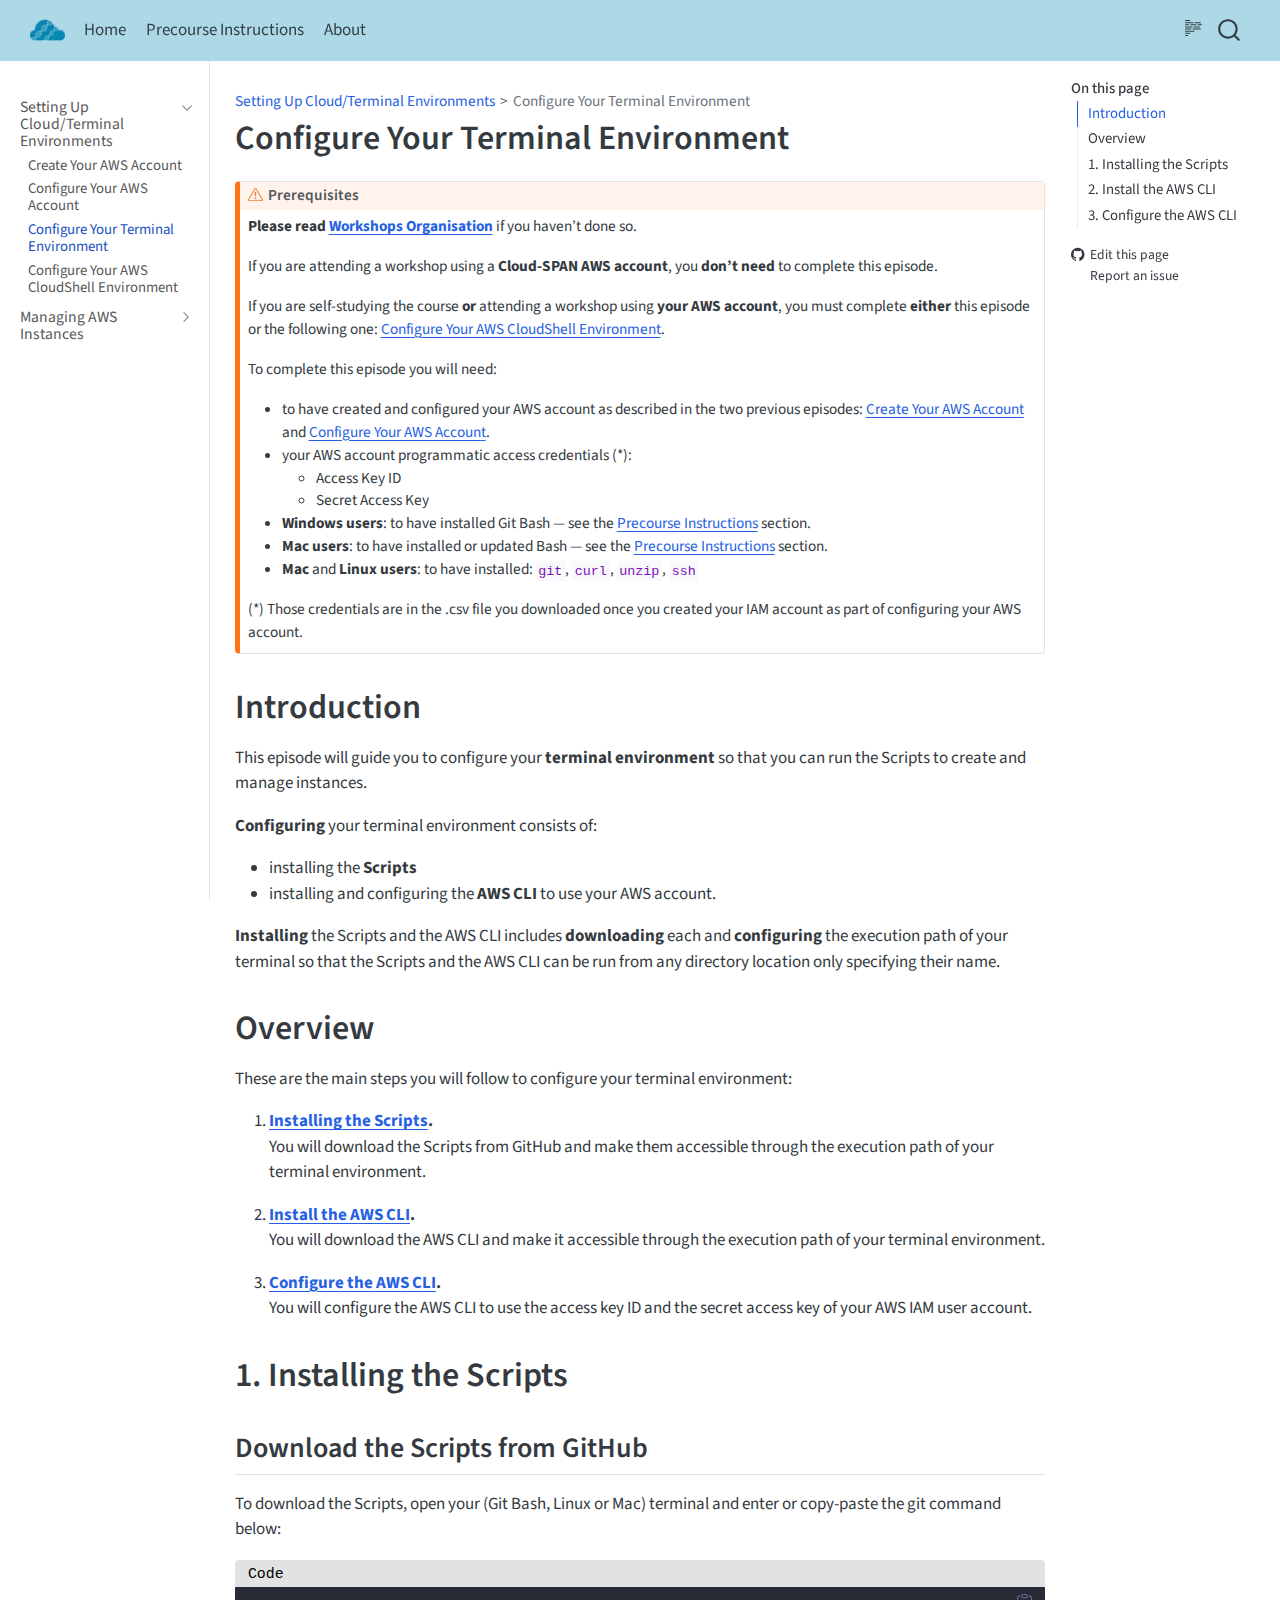
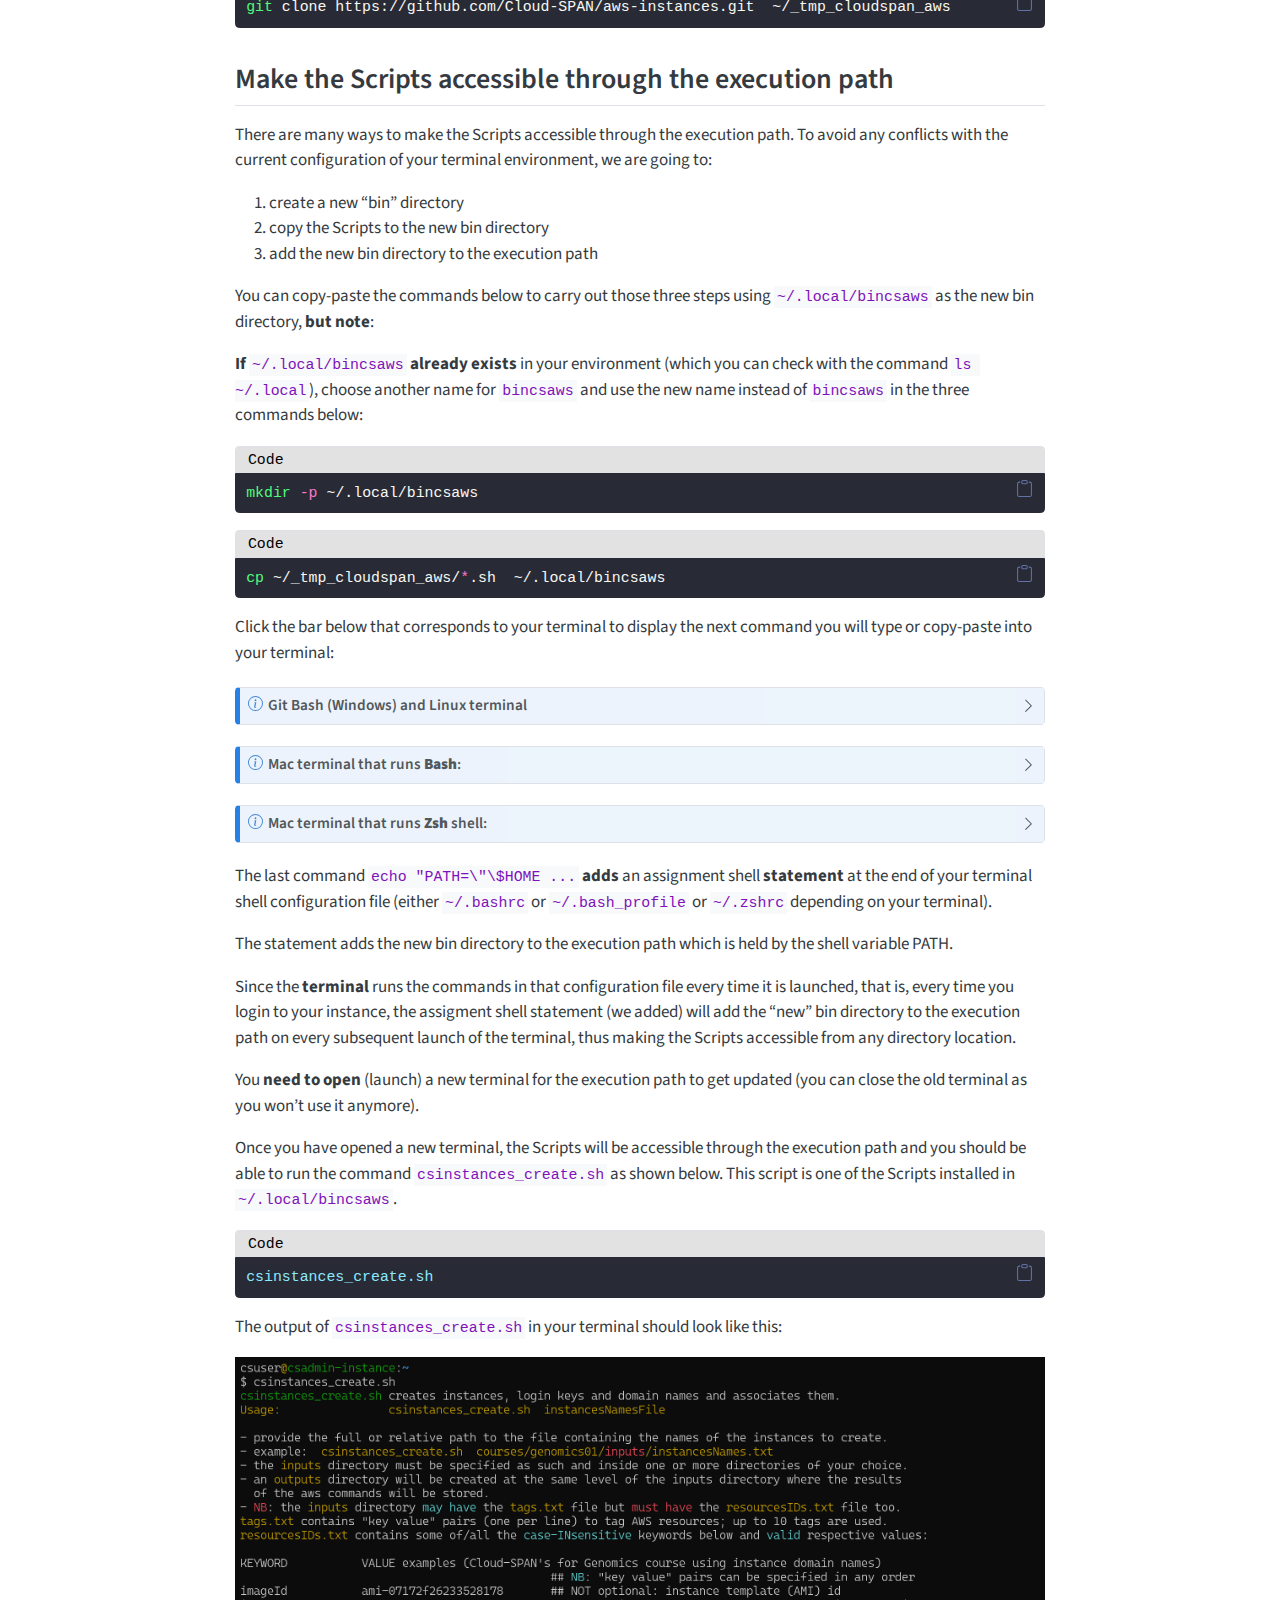
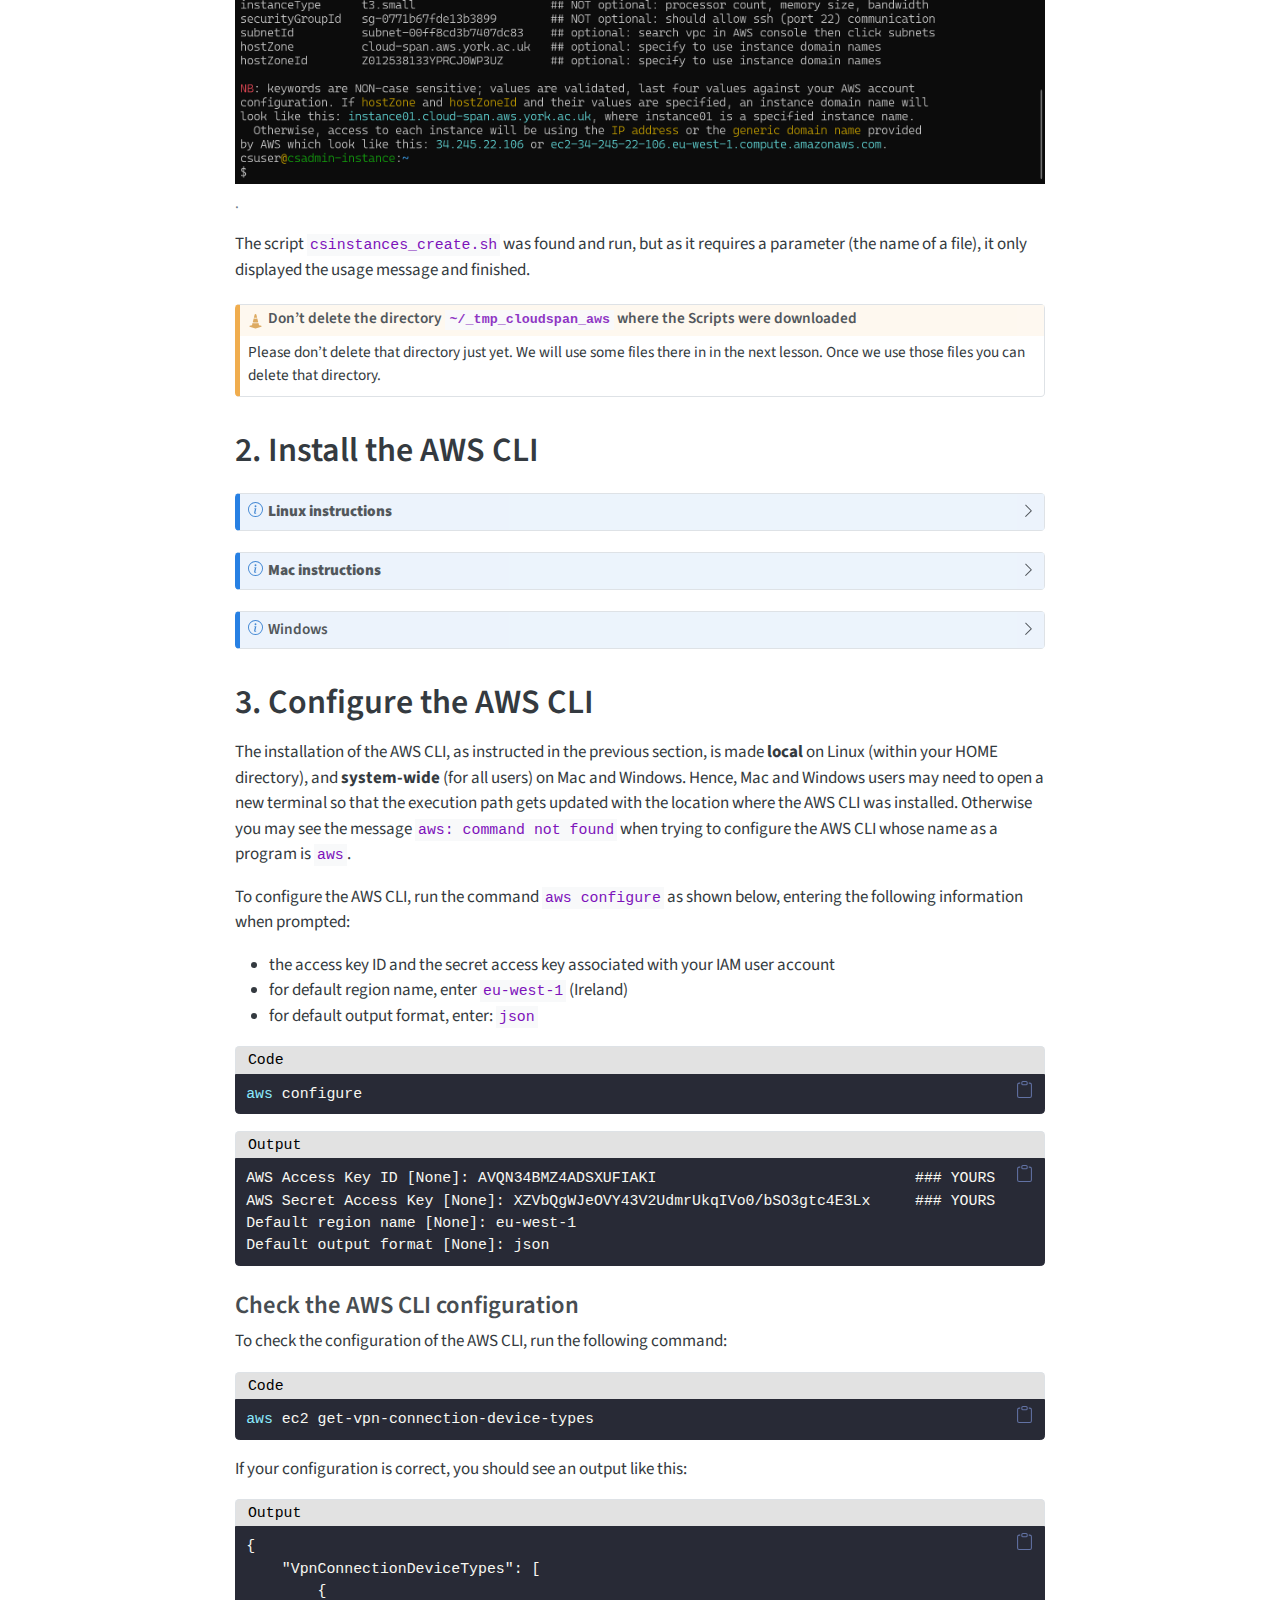
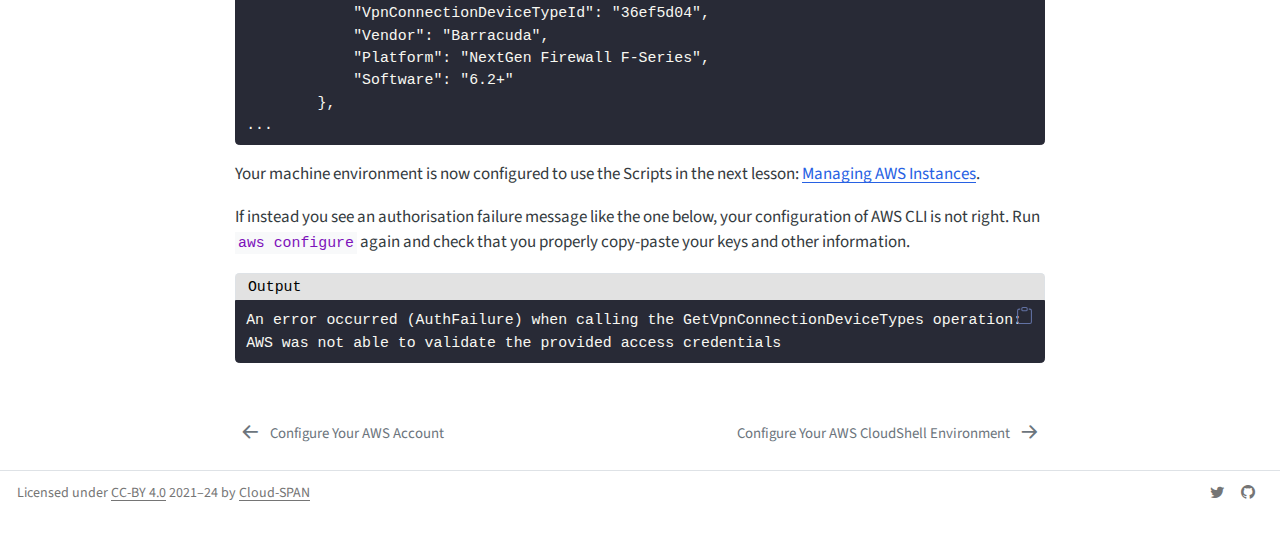
<file: docs/lesson01-setting-work-envs/03-configure-terminal.html>
<!DOCTYPE html>
<html xmlns="http://www.w3.org/1999/xhtml" lang="en" xml:lang="en"><head>

<meta charset="utf-8">
<meta name="generator" content="quarto-1.5.57">

<meta name="viewport" content="width=device-width, initial-scale=1.0, user-scalable=yes">


<title>Configure Your Terminal Environment – Automated Management of AWS Instances</title>
<style>
code{white-space: pre-wrap;}
span.smallcaps{font-variant: small-caps;}
div.columns{display: flex; gap: min(4vw, 1.5em);}
div.column{flex: auto; overflow-x: auto;}
div.hanging-indent{margin-left: 1.5em; text-indent: -1.5em;}
ul.task-list{list-style: none;}
ul.task-list li input[type="checkbox"] {
  width: 0.8em;
  margin: 0 0.8em 0.2em -1em; /* quarto-specific, see https://github.com/quarto-dev/quarto-cli/issues/4556 */ 
  vertical-align: middle;
}
/* CSS for syntax highlighting */
pre > code.sourceCode { white-space: pre; position: relative; }
pre > code.sourceCode > span { line-height: 1.25; }
pre > code.sourceCode > span:empty { height: 1.2em; }
.sourceCode { overflow: visible; }
code.sourceCode > span { color: inherit; text-decoration: inherit; }
div.sourceCode { margin: 1em 0; }
pre.sourceCode { margin: 0; }
@media screen {
div.sourceCode { overflow: auto; }
}
@media print {
pre > code.sourceCode { white-space: pre-wrap; }
pre > code.sourceCode > span { display: inline-block; text-indent: -5em; padding-left: 5em; }
}
pre.numberSource code
  { counter-reset: source-line 0; }
pre.numberSource code > span
  { position: relative; left: -4em; counter-increment: source-line; }
pre.numberSource code > span > a:first-child::before
  { content: counter(source-line);
    position: relative; left: -1em; text-align: right; vertical-align: baseline;
    border: none; display: inline-block;
    -webkit-touch-callout: none; -webkit-user-select: none;
    -khtml-user-select: none; -moz-user-select: none;
    -ms-user-select: none; user-select: none;
    padding: 0 4px; width: 4em;
  }
pre.numberSource { margin-left: 3em;  padding-left: 4px; }
div.sourceCode
  {   }
@media screen {
pre > code.sourceCode > span > a:first-child::before { text-decoration: underline; }
}
</style>


<script src="../../site_libs/quarto-nav/quarto-nav.js"></script>
<script src="../../site_libs/clipboard/clipboard.min.js"></script>
<script src="../../site_libs/quarto-search/autocomplete.umd.js"></script>
<script src="../../site_libs/quarto-search/fuse.min.js"></script>
<script src="../../site_libs/quarto-search/quarto-search.js"></script>
<meta name="quarto:offset" content="../../">
<link href="../../docs/lesson01-setting-work-envs/04-configure-cloudshell.html" rel="next">
<link href="../../docs/lesson01-setting-work-envs/02-configure-account.html" rel="prev">
<link href="../../images/cloud-span-icon.png" rel="icon" type="image/png">
<script src="../../site_libs/quarto-html/quarto.js"></script>
<script src="../../site_libs/quarto-html/popper.min.js"></script>
<script src="../../site_libs/quarto-html/tippy.umd.min.js"></script>
<script src="../../site_libs/quarto-html/anchor.min.js"></script>
<link href="../../site_libs/quarto-html/tippy.css" rel="stylesheet">
<link href="../../site_libs/quarto-html/quarto-syntax-highlighting.css" rel="stylesheet" id="quarto-text-highlighting-styles">
<script src="../../site_libs/bootstrap/bootstrap.min.js"></script>
<link href="../../site_libs/bootstrap/bootstrap-icons.css" rel="stylesheet">
<link href="../../site_libs/bootstrap/bootstrap.min.css" rel="stylesheet" id="quarto-bootstrap" data-mode="light">
<script id="quarto-search-options" type="application/json">{
  "location": "navbar",
  "copy-button": false,
  "collapse-after": 3,
  "panel-placement": "end",
  "type": "overlay",
  "limit": 50,
  "keyboard-shortcut": [
    "f",
    "/",
    "s"
  ],
  "show-item-context": false,
  "language": {
    "search-no-results-text": "No results",
    "search-matching-documents-text": "matching documents",
    "search-copy-link-title": "Copy link to search",
    "search-hide-matches-text": "Hide additional matches",
    "search-more-match-text": "more match in this document",
    "search-more-matches-text": "more matches in this document",
    "search-clear-button-title": "Clear",
    "search-text-placeholder": "",
    "search-detached-cancel-button-title": "Cancel",
    "search-submit-button-title": "Submit",
    "search-label": "Search"
  }
}</script>


<link rel="stylesheet" href="../../styles.css">
</head>

<body class="nav-sidebar docked nav-fixed">

<div id="quarto-search-results"></div>
  <header id="quarto-header" class="headroom fixed-top">
    <nav class="navbar navbar-expand-lg " data-bs-theme="dark">
      <div class="navbar-container container-fluid">
      <div class="navbar-brand-container mx-auto">
    <a href="../../index.html" class="navbar-brand navbar-brand-logo">
    <img src="../../images/cloud-span-icon.png" alt="Cloud-SPAN logo." class="navbar-logo">
    </a>
  </div>
            <div id="quarto-search" class="" title="Search"></div>
          <button class="navbar-toggler" type="button" data-bs-toggle="collapse" data-bs-target="#navbarCollapse" aria-controls="navbarCollapse" role="menu" aria-expanded="false" aria-label="Toggle navigation" onclick="if (window.quartoToggleHeadroom) { window.quartoToggleHeadroom(); }">
  <span class="navbar-toggler-icon"></span>
</button>
          <div class="collapse navbar-collapse" id="navbarCollapse">
            <ul class="navbar-nav navbar-nav-scroll me-auto">
  <li class="nav-item">
    <a class="nav-link" href="../../index.html"> 
<span class="menu-text">Home</span></a>
  </li>  
  <li class="nav-item">
    <a class="nav-link" href="../../docs/miscellanea/precourse-instructions.html"> 
<span class="menu-text">Precourse Instructions</span></a>
  </li>  
  <li class="nav-item">
    <a class="nav-link" href="../../docs/miscellanea/about.html"> 
<span class="menu-text">About</span></a>
  </li>  
</ul>
          </div> <!-- /navcollapse -->
            <div class="quarto-navbar-tools">
  <a href="" class="quarto-reader-toggle quarto-navigation-tool px-1" onclick="window.quartoToggleReader(); return false;" title="Toggle reader mode">
  <div class="quarto-reader-toggle-btn">
  <i class="bi"></i>
  </div>
</a>
</div>
      </div> <!-- /container-fluid -->
    </nav>
  <nav class="quarto-secondary-nav">
    <div class="container-fluid d-flex">
      <button type="button" class="quarto-btn-toggle btn" data-bs-toggle="collapse" role="button" data-bs-target=".quarto-sidebar-collapse-item" aria-controls="quarto-sidebar" aria-expanded="false" aria-label="Toggle sidebar navigation" onclick="if (window.quartoToggleHeadroom) { window.quartoToggleHeadroom(); }">
        <i class="bi bi-layout-text-sidebar-reverse"></i>
      </button>
        <nav class="quarto-page-breadcrumbs" aria-label="breadcrumb"><ol class="breadcrumb"><li class="breadcrumb-item"><a href="../../docs/lesson01-setting-work-envs/index.html">Setting Up Cloud/Terminal Environments</a></li><li class="breadcrumb-item"><a href="../../docs/lesson01-setting-work-envs/03-configure-terminal.html">Configure Your Terminal Environment</a></li></ol></nav>
        <a class="flex-grow-1" role="navigation" data-bs-toggle="collapse" data-bs-target=".quarto-sidebar-collapse-item" aria-controls="quarto-sidebar" aria-expanded="false" aria-label="Toggle sidebar navigation" onclick="if (window.quartoToggleHeadroom) { window.quartoToggleHeadroom(); }">      
        </a>
    </div>
  </nav>
</header>
<!-- content -->
<div id="quarto-content" class="quarto-container page-columns page-rows-contents page-layout-full page-navbar">
<!-- sidebar -->
  <nav id="quarto-sidebar" class="sidebar collapse collapse-horizontal quarto-sidebar-collapse-item sidebar-navigation docked overflow-auto">
    <div class="sidebar-menu-container"> 
    <ul class="list-unstyled mt-1">
        <li class="sidebar-item sidebar-item-section">
      <div class="sidebar-item-container"> 
            <a href="../../docs/lesson01-setting-work-envs/index.html" class="sidebar-item-text sidebar-link">
 <span class="menu-text">Setting Up Cloud/Terminal Environments</span></a>
          <a class="sidebar-item-toggle text-start" data-bs-toggle="collapse" data-bs-target="#quarto-sidebar-section-1" role="navigation" aria-expanded="true" aria-label="Toggle section">
            <i class="bi bi-chevron-right ms-2"></i>
          </a> 
      </div>
      <ul id="quarto-sidebar-section-1" class="collapse list-unstyled sidebar-section depth1 show">  
          <li class="sidebar-item">
  <div class="sidebar-item-container"> 
  <a href="../../docs/lesson01-setting-work-envs/01-create-aws-account.html" class="sidebar-item-text sidebar-link">
 <span class="menu-text">Create Your AWS Account</span></a>
  </div>
</li>
          <li class="sidebar-item">
  <div class="sidebar-item-container"> 
  <a href="../../docs/lesson01-setting-work-envs/02-configure-account.html" class="sidebar-item-text sidebar-link">
 <span class="menu-text">Configure Your AWS Account</span></a>
  </div>
</li>
          <li class="sidebar-item">
  <div class="sidebar-item-container"> 
  <a href="../../docs/lesson01-setting-work-envs/03-configure-terminal.html" class="sidebar-item-text sidebar-link active">
 <span class="menu-text">Configure Your Terminal Environment</span></a>
  </div>
</li>
          <li class="sidebar-item">
  <div class="sidebar-item-container"> 
  <a href="../../docs/lesson01-setting-work-envs/04-configure-cloudshell.html" class="sidebar-item-text sidebar-link">
 <span class="menu-text">Configure Your AWS CloudShell Environment</span></a>
  </div>
</li>
      </ul>
  </li>
        <li class="sidebar-item sidebar-item-section">
      <div class="sidebar-item-container"> 
            <a href="../../docs/lesson02-managing-aws-instances/index.html" class="sidebar-item-text sidebar-link">
 <span class="menu-text">Managing AWS Instances</span></a>
          <a class="sidebar-item-toggle text-start collapsed" data-bs-toggle="collapse" data-bs-target="#quarto-sidebar-section-2" role="navigation" aria-expanded="false" aria-label="Toggle section">
            <i class="bi bi-chevron-right ms-2"></i>
          </a> 
      </div>
      <ul id="quarto-sidebar-section-2" class="collapse list-unstyled sidebar-section depth1 ">  
          <li class="sidebar-item">
  <div class="sidebar-item-container"> 
  <a href="../../docs/lesson02-managing-aws-instances/01-configure-instances-internet.html" class="sidebar-item-text sidebar-link">
 <span class="menu-text">Configure Instances Internet Access</span></a>
  </div>
</li>
          <li class="sidebar-item">
  <div class="sidebar-item-container"> 
  <a href="../../docs/lesson02-managing-aws-instances/02-instances-management.html" class="sidebar-item-text sidebar-link">
 <span class="menu-text">Instances Management Tasks Using the Scripts</span></a>
  </div>
</li>
          <li class="sidebar-item">
  <div class="sidebar-item-container"> 
  <a href="../../docs/lesson02-managing-aws-instances/03-ami-management.html" class="sidebar-item-text sidebar-link">
 <span class="menu-text">AMIs Management</span></a>
  </div>
</li>
          <li class="sidebar-item">
  <div class="sidebar-item-container"> 
  <a href="../../docs/lesson02-managing-aws-instances/04-scripts-design.html" class="sidebar-item-text sidebar-link">
 <span class="menu-text">The Scripts Design</span></a>
  </div>
</li>
      </ul>
  </li>
    </ul>
    </div>
</nav>
<div id="quarto-sidebar-glass" class="quarto-sidebar-collapse-item" data-bs-toggle="collapse" data-bs-target=".quarto-sidebar-collapse-item"></div>
<!-- margin-sidebar -->
    <div id="quarto-margin-sidebar" class="sidebar margin-sidebar">
        <nav id="TOC" role="doc-toc" class="toc-active">
    <h2 id="toc-title">On this page</h2>
   
  <ul>
  <li><a href="#introduction" id="toc-introduction" class="nav-link active" data-scroll-target="#introduction">Introduction</a></li>
  <li><a href="#overview" id="toc-overview" class="nav-link" data-scroll-target="#overview">Overview</a></li>
  <li><a href="#installing-the-scripts" id="toc-installing-the-scripts" class="nav-link" data-scroll-target="#installing-the-scripts">1. Installing the Scripts</a>
  <ul class="collapse">
  <li><a href="#download-the-scripts-from-github" id="toc-download-the-scripts-from-github" class="nav-link" data-scroll-target="#download-the-scripts-from-github">Download the Scripts from GitHub</a></li>
  <li><a href="#make-the-scripts-accessible-through-the-execution-path" id="toc-make-the-scripts-accessible-through-the-execution-path" class="nav-link" data-scroll-target="#make-the-scripts-accessible-through-the-execution-path">Make the Scripts accessible through the execution path</a></li>
  </ul></li>
  <li><a href="#install-the-aws-cli" id="toc-install-the-aws-cli" class="nav-link" data-scroll-target="#install-the-aws-cli">2. Install the AWS CLI</a></li>
  <li><a href="#configure-the-aws-cli" id="toc-configure-the-aws-cli" class="nav-link" data-scroll-target="#configure-the-aws-cli">3. Configure the AWS CLI</a>
  <ul class="collapse">
  <li><a href="#check-the-aws-cli-configuration" id="toc-check-the-aws-cli-configuration" class="nav-link" data-scroll-target="#check-the-aws-cli-configuration">Check the AWS CLI configuration</a></li>
  </ul></li>
  </ul>
<div class="toc-actions"><ul><li><a href="https://github.com/Cloud-SPAN/nerc-metagenomics-v2q/edit/main/docs/lesson01-setting-work-envs/03-configure-terminal.qmd" class="toc-action"><i class="bi bi-github"></i>Edit this page</a></li><li><a href="https://github.com/Cloud-SPAN/nerc-metagenomics-v2q/issues/new" class="toc-action"><i class="bi empty"></i>Report an issue</a></li></ul></div></nav>
    </div>
<!-- main -->
<main class="content column-body" id="quarto-document-content">

<header id="title-block-header" class="quarto-title-block default"><nav class="quarto-page-breadcrumbs quarto-title-breadcrumbs d-none d-lg-block" aria-label="breadcrumb"><ol class="breadcrumb"><li class="breadcrumb-item"><a href="../../docs/lesson01-setting-work-envs/index.html">Setting Up Cloud/Terminal Environments</a></li><li class="breadcrumb-item"><a href="../../docs/lesson01-setting-work-envs/03-configure-terminal.html">Configure Your Terminal Environment</a></li></ol></nav>
<div class="quarto-title">
<h1 class="title">Configure Your Terminal Environment</h1>
</div>



<div class="quarto-title-meta column-body">

    
  
    
  </div>
  


</header>


<div class="callout callout-style-default callout-warning callout-titled">
<div class="callout-header d-flex align-content-center">
<div class="callout-icon-container">
<i class="callout-icon"></i>
</div>
<div class="callout-title-container flex-fill">
Prerequisites
</div>
</div>
<div class="callout-body-container callout-body">
<p><strong>Please read <a href="../../index.html#workshops-organisation">Workshops Organisation</a></strong> if you haven’t done so.</p>
<p>If you are attending a workshop using a <strong>Cloud-SPAN AWS account</strong>, you <strong>don’t need</strong> to complete this episode.</p>
<p>If you are self-studying the course <strong>or</strong> attending a workshop using <strong>your AWS account</strong>, you must complete <strong>either</strong> this episode or the following one: <a href="../../docs/lesson01-setting-work-envs/04-configure-cloudshell.html">Configure Your AWS CloudShell Environment</a>.</p>
<p>To complete this episode you will need:</p>
<ul>
<li>to have created and configured your AWS account as described in the two previous episodes: <a href="../../docs/lesson01-setting-work-envs/01-create-aws-account.html">Create Your AWS Account</a> and <a href="../../docs/lesson01-setting-work-envs/02-configure-account.html">Configure Your AWS Account</a>.</li>
<li>your AWS account programmatic access credentials (*):
<ul>
<li>Access Key ID</li>
<li>Secret Access Key</li>
</ul></li>
<li><strong>Windows users</strong>: to have installed Git Bash — see the <a href="../../docs/miscellanea/precourse-instructions.html">Precourse Instructions</a> section.</li>
<li><strong>Mac users</strong>: to have installed or updated Bash — see the <a href="../../docs/miscellanea/precourse-instructions.html">Precourse Instructions</a> section.</li>
<li><strong>Mac</strong> and <strong>Linux users</strong>: to have installed: <code>git</code>, <code>curl</code>, <code>unzip</code>, <code>ssh</code></li>
</ul>
<p>(*) Those credentials are in the .csv file you downloaded once you created your IAM account as part of configuring your AWS account.</p>
</div>
</div>
<section id="introduction" class="level1">
<h1>Introduction</h1>
<p>This episode will guide you to configure your <strong>terminal environment</strong> so that you can run the Scripts to create and manage instances.</p>
<p><strong>Configuring</strong> your terminal environment consists of:</p>
<ul>
<li>installing the <strong>Scripts</strong></li>
<li>installing and configuring the <strong>AWS CLI</strong> to use your AWS account.</li>
</ul>
<p><strong>Installing</strong> the Scripts and the AWS CLI includes <strong>downloading</strong> each and <strong>configuring</strong> the execution path of your terminal so that the Scripts and the AWS CLI can be run from any directory location only specifying their name.</p>
</section>
<section id="overview" class="level1">
<h1>Overview</h1>
<p>These are the main steps you will follow to configure your terminal environment:</p>
<ol type="1">
<li><p><strong><a href="#installing-the-scripts">Installing the Scripts</a>.</strong><br>
You will download the Scripts from GitHub and make them accessible through the execution path of your terminal environment.</p></li>
<li><p><strong><a href="#install-the-aws-cli">Install the AWS CLI</a>.</strong><br>
You will download the AWS CLI and make it accessible through the execution path of your terminal environment.</p></li>
<li><p><strong><a href="#configure-the-aws-cli">Configure the AWS CLI</a>.</strong><br>
You will configure the AWS CLI to use the access key ID and the secret access key of your AWS IAM user account.</p></li>
</ol>
</section>
<section id="installing-the-scripts" class="level1">
<h1>1. Installing the Scripts</h1>
<section id="download-the-scripts-from-github" class="level2">
<h2 class="anchored" data-anchor-id="download-the-scripts-from-github">Download the Scripts from GitHub</h2>
<p>To download the Scripts, open your (Git Bash, Linux or Mac) terminal and enter or copy-paste the git command below:</p>
<div class="code-with-filename">
<div class="code-with-filename-file">
<pre><strong>Code</strong></pre>
</div>
<div class="sourceCode" id="cb1" data-filename="Code"><pre class="sourceCode bash code-with-copy"><code class="sourceCode bash"><span id="cb1-1"><a href="#cb1-1" aria-hidden="true" tabindex="-1"></a><span class="fu">git</span> clone https://github.com/Cloud-SPAN/aws-instances.git  ~/_tmp_cloudspan_aws</span></code><button title="Copy to Clipboard" class="code-copy-button"><i class="bi"></i></button></pre></div>
</div>
</section>
<section id="make-the-scripts-accessible-through-the-execution-path" class="level2">
<h2 class="anchored" data-anchor-id="make-the-scripts-accessible-through-the-execution-path">Make the Scripts accessible through the execution path</h2>
<p>There are many ways to make the Scripts accessible through the execution path. To avoid any conflicts with the current configuration of your terminal environment, we are going to:</p>
<ol type="1">
<li>create a new “bin” directory</li>
<li>copy the Scripts to the new bin directory</li>
<li>add the new bin directory to the execution path</li>
</ol>
<p>You can copy-paste the commands below to carry out those three steps using <code>~/.local/bincsaws</code> as the new bin directory, <strong>but note</strong>:</p>
<p><strong>If</strong> <code>~/.local/bincsaws</code> <strong>already exists</strong> in your environment (which you can check with the command <code>ls ~/.local</code>), choose another name for <code>bincsaws</code> and use the new name instead of <code>bincsaws</code> in the three commands below:</p>
<div class="code-with-filename">
<div class="code-with-filename-file">
<pre><strong>Code</strong></pre>
</div>
<div class="sourceCode" id="cb2" data-filename="Code"><pre class="sourceCode bash code-with-copy"><code class="sourceCode bash"><span id="cb2-1"><a href="#cb2-1" aria-hidden="true" tabindex="-1"></a><span class="fu">mkdir</span> <span class="at">-p</span> ~/.local/bincsaws</span></code><button title="Copy to Clipboard" class="code-copy-button"><i class="bi"></i></button></pre></div>
</div>
<div class="code-with-filename">
<div class="code-with-filename-file">
<pre><strong>Code</strong></pre>
</div>
<div class="sourceCode" id="cb3" data-filename="Code"><pre class="sourceCode bash code-with-copy"><code class="sourceCode bash"><span id="cb3-1"><a href="#cb3-1" aria-hidden="true" tabindex="-1"></a><span class="fu">cp</span> ~/_tmp_cloudspan_aws/<span class="pp">*</span>.sh  ~/.local/bincsaws</span></code><button title="Copy to Clipboard" class="code-copy-button"><i class="bi"></i></button></pre></div>
</div>
<p>Click the bar below that corresponds to your terminal to display the next command you will type or copy-paste into your terminal:</p>
<div class="callout callout-style-default callout-note callout-titled">
<div class="callout-header d-flex align-content-center" data-bs-toggle="collapse" data-bs-target=".callout-2-contents" aria-controls="callout-2" aria-expanded="false" aria-label="Toggle callout">
<div class="callout-icon-container">
<i class="callout-icon"></i>
</div>
<div class="callout-title-container flex-fill">
Git Bash (Windows) and Linux terminal
</div>
<div class="callout-btn-toggle d-inline-block border-0 py-1 ps-1 pe-0 float-end"><i class="callout-toggle"></i></div>
</div>
<div id="callout-2" class="callout-2-contents callout-collapse collapse">
<div class="callout-body-container callout-body">
<div class="code-with-filename">
<div class="code-with-filename-file">
<pre><strong>Code</strong></pre>
</div>
<div class="sourceCode" id="cb4" data-filename="Code"><pre class="sourceCode bash code-with-copy"><code class="sourceCode bash"><span id="cb4-1"><a href="#cb4-1" aria-hidden="true" tabindex="-1"></a><span class="bu">echo</span> <span class="st">"PATH=</span><span class="dt">\"\$</span><span class="st">HOME/.local/bincsaws:</span><span class="dt">\$</span><span class="st">PATH</span><span class="dt">\"</span><span class="st">"</span> <span class="op">&gt;&gt;</span> ~/.bashrc</span></code><button title="Copy to Clipboard" class="code-copy-button"><i class="bi"></i></button></pre></div>
</div>
</div>
</div>
</div>
<div class="callout callout-style-default callout-note callout-titled">
<div class="callout-header d-flex align-content-center" data-bs-toggle="collapse" data-bs-target=".callout-3-contents" aria-controls="callout-3" aria-expanded="false" aria-label="Toggle callout">
<div class="callout-icon-container">
<i class="callout-icon"></i>
</div>
<div class="callout-title-container flex-fill">
Mac terminal that runs <strong>Bash</strong>:
</div>
<div class="callout-btn-toggle d-inline-block border-0 py-1 ps-1 pe-0 float-end"><i class="callout-toggle"></i></div>
</div>
<div id="callout-3" class="callout-3-contents callout-collapse collapse">
<div class="callout-body-container callout-body">
<div class="code-with-filename">
<div class="code-with-filename-file">
<pre><strong>Code</strong></pre>
</div>
<div class="sourceCode" id="cb5" data-filename="Code"><pre class="sourceCode bash code-with-copy"><code class="sourceCode bash"><span id="cb5-1"><a href="#cb5-1" aria-hidden="true" tabindex="-1"></a><span class="bu">echo</span> <span class="st">"PATH=</span><span class="dt">\"\$</span><span class="st">HOME/.local/bincsaws:</span><span class="dt">\$</span><span class="st">PATH</span><span class="dt">\"</span><span class="st">"</span> <span class="op">&gt;&gt;</span> ~/.bash_profile</span></code><button title="Copy to Clipboard" class="code-copy-button"><i class="bi"></i></button></pre></div>
</div>
</div>
</div>
</div>
<div class="callout callout-style-default callout-note callout-titled">
<div class="callout-header d-flex align-content-center" data-bs-toggle="collapse" data-bs-target=".callout-4-contents" aria-controls="callout-4" aria-expanded="false" aria-label="Toggle callout">
<div class="callout-icon-container">
<i class="callout-icon"></i>
</div>
<div class="callout-title-container flex-fill">
Mac terminal that runs <strong>Zsh</strong> shell:
</div>
<div class="callout-btn-toggle d-inline-block border-0 py-1 ps-1 pe-0 float-end"><i class="callout-toggle"></i></div>
</div>
<div id="callout-4" class="callout-4-contents callout-collapse collapse">
<div class="callout-body-container callout-body">
<div class="code-with-filename">
<div class="code-with-filename-file">
<pre><strong>Code</strong></pre>
</div>
<div class="sourceCode" id="cb6" data-filename="Code"><pre class="sourceCode bash code-with-copy"><code class="sourceCode bash"><span id="cb6-1"><a href="#cb6-1" aria-hidden="true" tabindex="-1"></a><span class="bu">echo</span> <span class="st">"PATH=</span><span class="dt">\"\$</span><span class="st">HOME/.local/bincsaws:</span><span class="dt">\$</span><span class="st">PATH</span><span class="dt">\"</span><span class="st">"</span> <span class="op">&gt;&gt;</span> ~/.zshrc</span></code><button title="Copy to Clipboard" class="code-copy-button"><i class="bi"></i></button></pre></div>
</div>
</div>
</div>
</div>
<p>The last command <code>echo "PATH=\"\$HOME ...</code> <strong>adds</strong> an assignment shell <strong>statement</strong> at the end of your terminal shell configuration file (either <code>~/.bashrc</code> or <code>~/.bash_profile</code> or <code>~/.zshrc</code> depending on your terminal).</p>
<p>The statement adds the new bin directory to the execution path which is held by the shell variable PATH.</p>
<p>Since the <strong>terminal</strong> runs the commands in that configuration file every time it is launched, that is, every time you login to your instance, the assigment shell statement (we added) will add the “new” bin directory to the execution path on every subsequent launch of the terminal, thus making the Scripts accessible from any directory location.</p>
<p>You <strong>need to open</strong> (launch) a new terminal for the execution path to get updated (you can close the old terminal as you won’t use it anymore).</p>
<p>Once you have opened a new terminal, the Scripts will be accessible through the execution path and you should be able to run the command <code>csinstances_create.sh</code> as shown below. This script is one of the Scripts installed in <code>~/.local/bincsaws</code>.</p>
<div class="code-with-filename">
<div class="code-with-filename-file">
<pre><strong>Code</strong></pre>
</div>
<div class="sourceCode" id="cb7" data-filename="Code"><pre class="sourceCode bash code-with-copy"><code class="sourceCode bash"><span id="cb7-1"><a href="#cb7-1" aria-hidden="true" tabindex="-1"></a><span class="ex">csinstances_create.sh</span></span></code><button title="Copy to Clipboard" class="code-copy-button"><i class="bi"></i></button></pre></div>
</div>
<p>The output of <code>csinstances_create.sh</code> in your terminal should look like this:</p>
<div class="quarto-figure quarto-figure-center">
<figure class="figure">
<p><img src="../../images/config-linux-env/08-linux-terminal-running-csinstances_create-ScriptsV2.png" class="img-fluid figure-img" alt="Screenshot of Linux terminal with the name of the script csinstances_create.sh circled" width="900"></p>
<figcaption>.</figcaption>
</figure>
</div>
<p>The script <code>csinstances_create.sh</code> was found and run, but as it requires a parameter (the name of a file), it only displayed the usage message and finished.</p>
<div class="callout callout-style-default callout-caution callout-titled">
<div class="callout-header d-flex align-content-center">
<div class="callout-icon-container">
<i class="callout-icon"></i>
</div>
<div class="callout-title-container flex-fill">
Don’t delete the directory <code>~/_tmp_cloudspan_aws</code> where the Scripts were downloaded
</div>
</div>
<div class="callout-body-container callout-body">
<p>Please don’t delete that directory just yet. We will use some files there in in the next lesson. Once we use those files you can delete that directory.</p>
</div>
</div>
</section>
</section>
<section id="install-the-aws-cli" class="level1">
<h1>2. Install the AWS CLI</h1>
<div class="callout callout-style-default callout-note callout-titled">
<div class="callout-header d-flex align-content-center" data-bs-toggle="collapse" data-bs-target=".callout-8-contents" aria-controls="callout-8" aria-expanded="false" aria-label="Toggle callout">
<div class="callout-icon-container">
<i class="callout-icon"></i>
</div>
<div class="callout-title-container flex-fill">
<strong>Linux instructions</strong>
</div>
<div class="callout-btn-toggle d-inline-block border-0 py-1 ps-1 pe-0 float-end"><i class="callout-toggle"></i></div>
</div>
<div id="callout-8" class="callout-8-contents callout-collapse collapse">
<div class="callout-body-container callout-body">
<p>To install the AWS CLI in your Linux computer:</p>
<ul>
<li>if you installed the Scripts in the suggested directory <code>~/.local/bincsaws</code>, follow the instructions under “Automatic installation”.</li>
<li>if you installed the Scripts somewhere else, follow the instructions under “Tailored automatic installation”.</li>
</ul>
<div class="callout callout-style-default callout-note callout-titled">
<div class="callout-header d-flex align-content-center" data-bs-toggle="collapse" data-bs-target=".callout-6-contents" aria-controls="callout-6" aria-expanded="false" aria-label="Toggle callout">
<div class="callout-icon-container">
<i class="callout-icon"></i>
</div>
<div class="callout-title-container flex-fill">
Automatic installation
</div>
<div class="callout-btn-toggle d-inline-block border-0 py-1 ps-1 pe-0 float-end"><i class="callout-toggle"></i></div>
</div>
<div id="callout-6" class="callout-6-contents callout-collapse collapse">
<div class="callout-body-container callout-body">
<p>The script <code>aws_cli_install_update_linux.sh</code> is one of the Scripts that you installed in the previous section. It installs or updates the AWS CLI in the directory <code>~/.local/bincsaws</code>. Open a terminal and enter its name and press <code>y</code> when prompted as to whether to continue, as shown below:</p>
<div class="code-with-filename">
<div class="code-with-filename-file">
<pre><strong>Code</strong></pre>
</div>
<div class="sourceCode" id="cb8" data-filename="Code"><pre class="sourceCode bash code-with-copy"><code class="sourceCode bash"><span id="cb8-1"><a href="#cb8-1" aria-hidden="true" tabindex="-1"></a><span class="ex">$</span> aws_cli_install_update.sh</span></code><button title="Copy to Clipboard" class="code-copy-button"><i class="bi"></i></button></pre></div>
</div>
<div class="code-with-filename">
<div class="code-with-filename-file">
<pre><strong>Output</strong></pre>
</div>
<div class="sourceCode" id="cb9" data-filename="Output"><pre class="sourceCode default code-with-copy"><code class="sourceCode default"><span id="cb9-1"><a href="#cb9-1" aria-hidden="true" tabindex="-1"></a>aws_cli_install_update.sh installs or updates the AWS CLI and the AWS completer locally.</span>
<span id="cb9-2"><a href="#cb9-2" aria-hidden="true" tabindex="-1"></a> </span>
<span id="cb9-3"><a href="#cb9-3" aria-hidden="true" tabindex="-1"></a>Do you want to continue (y/n)?: </span></code><button title="Copy to Clipboard" class="code-copy-button"><i class="bi"></i></button></pre></div>
</div>
<p>Once the script is finished, go to section 3 to configure the AWS CLI.</p>
</div>
</div>
</div>
<div class="callout callout-style-default callout-note callout-titled">
<div class="callout-header d-flex align-content-center" data-bs-toggle="collapse" data-bs-target=".callout-7-contents" aria-controls="callout-7" aria-expanded="false" aria-label="Toggle callout">
<div class="callout-icon-container">
<i class="callout-icon"></i>
</div>
<div class="callout-title-container flex-fill">
Tailored automatic installation
</div>
<div class="callout-btn-toggle d-inline-block border-0 py-1 ps-1 pe-0 float-end"><i class="callout-toggle"></i></div>
</div>
<div id="callout-7" class="callout-7-contents callout-collapse collapse">
<div class="callout-body-container callout-body">
<p>The script <code>aws_cli_install_update_linux.sh</code> is one of the Scripts that you installed in the previous section. It installs or updates the AWS CLI in the directory <code>~/.local/bincsaws</code>.</p>
<section id="tailor-the-script-aws_cli_install_update_linux.sh" class="level3">
<h3 class="anchored" data-anchor-id="tailor-the-script-aws_cli_install_update_linux.sh"><strong>Tailor the script <code>aws_cli_install_update_linux.sh</code></strong></h3>
<p>You are going to edit <code>aws_cli_install_update_linux.sh</code> so that it will install the AWS CLI in the directory where you install the Scripts in the previous section. You need to edit only two lines: <strong>replacing</strong> <code>.local/bincsaws</code> with the name of the directory where you installed the Scripts. <strong>Open</strong> <code>aws_cli_install_update_linux.sh</code> with your preferred text editor. The lines you need to edit are 33 and 34 and are shown below:</p>
<div class="code-with-filename">
<div class="code-with-filename-file">
<pre><strong>Code</strong></pre>
</div>
<div class="sourceCode" id="cb10" data-filename="Code"><pre class="sourceCode bash code-with-copy"><code class="sourceCode bash"><span id="cb10-1"><a href="#cb10-1" aria-hidden="true" tabindex="-1"></a><span class="ex">./aws/install</span> <span class="at">--bin-dir</span> <span class="va">$HOME</span>/.local/bincsaws <span class="at">--install-dir</span> <span class="va">$HOME</span>/.local/bincsaws/aws-cli2 <span class="at">--update</span></span>
<span id="cb10-2"><a href="#cb10-2" aria-hidden="true" tabindex="-1"></a><span class="bu">echo</span> <span class="st">"complete -C </span><span class="va">$HOME</span><span class="st">/.local/bincsaws/aws_completer aws"</span> <span class="op">&gt;&gt;</span> ~/.bashrc</span></code><button title="Copy to Clipboard" class="code-copy-button"><i class="bi"></i></button></pre></div>
</div>
<p>The first line (33) requires two replacements and the second line one replacement. Assuming you installed the Scripts in the directory <code>MYDIRECTORY</code>, those lines should now look like this:</p>
<div class="code-with-filename">
<div class="code-with-filename-file">
<pre><strong>Code</strong></pre>
</div>
<div class="sourceCode" id="cb11" data-filename="Code"><pre class="sourceCode bash code-with-copy"><code class="sourceCode bash"><span id="cb11-1"><a href="#cb11-1" aria-hidden="true" tabindex="-1"></a><span class="ex">./aws/install</span> <span class="at">--bin-dir</span> <span class="va">$HOME</span>/MYDIRECTORY <span class="at">--install-dir</span> <span class="va">$HOME</span>/MYDIRECTORY/aws-cli2 <span class="at">--update</span></span>
<span id="cb11-2"><a href="#cb11-2" aria-hidden="true" tabindex="-1"></a><span class="bu">echo</span> <span class="st">"complete -C </span><span class="va">$HOME</span><span class="st">/MYDIRECTORY/aws_completer aws"</span> <span class="op">&gt;&gt;</span> ~/.bashrc</span></code><button title="Copy to Clipboard" class="code-copy-button"><i class="bi"></i></button></pre></div>
</div>
</section>
<section id="install-the-aws-cli-1" class="level3">
<h3 class="anchored" data-anchor-id="install-the-aws-cli-1"><strong>Install the AWS CLI</strong></h3>
<p>Now open a terminal and run <code>aws_cli_install_update_linux.sh</code> to install the AWS CLI. Press <code>y</code> when prompted as to whether to continue:</p>
<div class="code-with-filename">
<div class="code-with-filename-file">
<pre><strong>Code</strong></pre>
</div>
<div class="sourceCode" id="cb12" data-filename="Code"><pre class="sourceCode bash code-with-copy"><code class="sourceCode bash"><span id="cb12-1"><a href="#cb12-1" aria-hidden="true" tabindex="-1"></a><span class="ex">aws_cli_install_update.sh</span></span></code><button title="Copy to Clipboard" class="code-copy-button"><i class="bi"></i></button></pre></div>
</div>
<div class="code-with-filename">
<div class="code-with-filename-file">
<pre><strong>Output</strong></pre>
</div>
<div class="sourceCode" id="cb13" data-filename="Output"><pre class="sourceCode default code-with-copy"><code class="sourceCode default"><span id="cb13-1"><a href="#cb13-1" aria-hidden="true" tabindex="-1"></a>aws_cli_install_update.sh installs or updates the AWS CLI and the AWS completer locally.</span>
<span id="cb13-2"><a href="#cb13-2" aria-hidden="true" tabindex="-1"></a> </span>
<span id="cb13-3"><a href="#cb13-3" aria-hidden="true" tabindex="-1"></a>Do you want to continue (y/n)?: </span></code><button title="Copy to Clipboard" class="code-copy-button"><i class="bi"></i></button></pre></div>
</div>
<p>Once the script is finished, go to section 3 to configure the AWS CLI.</p>
</section>
</div>
</div>
</div>
</div>
</div>
</div>
<div class="callout callout-style-default callout-note callout-titled">
<div class="callout-header d-flex align-content-center" data-bs-toggle="collapse" data-bs-target=".callout-9-contents" aria-controls="callout-9" aria-expanded="false" aria-label="Toggle callout">
<div class="callout-icon-container">
<i class="callout-icon"></i>
</div>
<div class="callout-title-container flex-fill">
<strong>Mac instructions</strong>
</div>
<div class="callout-btn-toggle d-inline-block border-0 py-1 ps-1 pe-0 float-end"><i class="callout-toggle"></i></div>
</div>
<div id="callout-9" class="callout-9-contents callout-collapse collapse">
<div class="callout-body-container callout-body">
<p>To install the AWS CLI in your Mac computer, enter or copy-paste the <code>brew</code> command below in your terminal (the <a href="../../docs/miscellanea/precourse-instructions.html">Precourse Instructions</a> section shows how to install <code>brew</code> if you need to):</p>
<div class="code-with-filename">
<div class="code-with-filename-file">
<pre><strong>Code</strong></pre>
</div>
<div class="sourceCode" id="cb14" data-filename="Code"><pre class="sourceCode bash code-with-copy"><code class="sourceCode bash"><span id="cb14-1"><a href="#cb14-1" aria-hidden="true" tabindex="-1"></a><span class="ex">brew</span> install awscli</span></code><button title="Copy to Clipboard" class="code-copy-button"><i class="bi"></i></button></pre></div>
</div>
<p>You will see an output like the following:</p>
<div class="code-with-filename">
<div class="code-with-filename-file">
<pre><strong>Output</strong></pre>
</div>
<div class="sourceCode" id="cb15" data-filename="Output"><pre class="sourceCode default code-with-copy"><code class="sourceCode default"><span id="cb15-1"><a href="#cb15-1" aria-hidden="true" tabindex="-1"></a>==&gt; Fetching dependencies for awscli: mpdecimal, readline, sqlite, xz, python@3.11, docutils and six</span>
<span id="cb15-2"><a href="#cb15-2" aria-hidden="true" tabindex="-1"></a>==&gt; Fetching mpdecimal</span>
<span id="cb15-3"><a href="#cb15-3" aria-hidden="true" tabindex="-1"></a>==&gt; Downloading https://ghcr.io/v2/homebrew/core/mpdecimal/manifests/2.5.1</span>
<span id="cb15-4"><a href="#cb15-4" aria-hidden="true" tabindex="-1"></a>######################################################################## 100.0%</span>
<span id="cb15-5"><a href="#cb15-5" aria-hidden="true" tabindex="-1"></a>==&gt; Downloading https://ghcr.io/v2/homebrew/core/mpdecimal/blobs/&gt; sha256:73e9acc9ca851c0d7fb92fdb223bf6359</span>
<span id="cb15-6"><a href="#cb15-6" aria-hidden="true" tabindex="-1"></a>==&gt; Downloading from https://pkg-containers.githubusercontent.com/ghcr1/blobs/sha256:73e9acc9ca851c0d7fb9</span>
<span id="cb15-7"><a href="#cb15-7" aria-hidden="true" tabindex="-1"></a>######################################################################## 100.0%</span>
<span id="cb15-8"><a href="#cb15-8" aria-hidden="true" tabindex="-1"></a>==&gt; Fetching readline</span>
<span id="cb15-9"><a href="#cb15-9" aria-hidden="true" tabindex="-1"></a>==&gt; Downloading https://ghcr.io/v2/homebrew/core/readline/manifests/8.2.1</span>
<span id="cb15-10"><a href="#cb15-10" aria-hidden="true" tabindex="-1"></a>######################################################################## 100.0%</span>
<span id="cb15-11"><a href="#cb15-11" aria-hidden="true" tabindex="-1"></a>==&gt; Pouring six--1.16.0_3.all.bottle.tar.gz</span>
<span id="cb15-12"><a href="#cb15-12" aria-hidden="true" tabindex="-1"></a>🍺  /usr/local/Cellar/six/1.16.0_3: 20 files, 122.4KB</span>
<span id="cb15-13"><a href="#cb15-13" aria-hidden="true" tabindex="-1"></a>==&gt; Installing awscli</span>
<span id="cb15-14"><a href="#cb15-14" aria-hidden="true" tabindex="-1"></a>==&gt; Pouring awscli--2.11.0.monterey.bottle.tar.gz</span>
<span id="cb15-15"><a href="#cb15-15" aria-hidden="true" tabindex="-1"></a>==&gt; Caveats</span>
<span id="cb15-16"><a href="#cb15-16" aria-hidden="true" tabindex="-1"></a>The "examples" directory has been installed to:</span>
<span id="cb15-17"><a href="#cb15-17" aria-hidden="true" tabindex="-1"></a>  /usr/local/share/awscli/examples</span>
<span id="cb15-18"><a href="#cb15-18" aria-hidden="true" tabindex="-1"></a></span>
<span id="cb15-19"><a href="#cb15-19" aria-hidden="true" tabindex="-1"></a>zsh completions and functions have been installed to:</span>
<span id="cb15-20"><a href="#cb15-20" aria-hidden="true" tabindex="-1"></a>  /usr/local/share/zsh/site-functions</span>
<span id="cb15-21"><a href="#cb15-21" aria-hidden="true" tabindex="-1"></a>==&gt; Summary</span>
<span id="cb15-22"><a href="#cb15-22" aria-hidden="true" tabindex="-1"></a>🍺  /usr/local/Cellar/awscli/2.11.0: 13,226 files, 116.5MB</span>
<span id="cb15-23"><a href="#cb15-23" aria-hidden="true" tabindex="-1"></a>==&gt; Running `brew cleanup awscli`...</span>
<span id="cb15-24"><a href="#cb15-24" aria-hidden="true" tabindex="-1"></a>Disable this behaviour by setting HOMEBREW_NO_INSTALL_CLEANUP.</span>
<span id="cb15-25"><a href="#cb15-25" aria-hidden="true" tabindex="-1"></a>Hide these hints with HOMEBREW_NO_ENV_HINTS (see `man brew`).</span>
<span id="cb15-26"><a href="#cb15-26" aria-hidden="true" tabindex="-1"></a>==&gt; Caveats</span>
<span id="cb15-27"><a href="#cb15-27" aria-hidden="true" tabindex="-1"></a>==&gt; awscli</span>
<span id="cb15-28"><a href="#cb15-28" aria-hidden="true" tabindex="-1"></a>The "examples" directory has been installed to:</span>
<span id="cb15-29"><a href="#cb15-29" aria-hidden="true" tabindex="-1"></a>  /usr/local/share/awscli/examples</span>
<span id="cb15-30"><a href="#cb15-30" aria-hidden="true" tabindex="-1"></a></span>
<span id="cb15-31"><a href="#cb15-31" aria-hidden="true" tabindex="-1"></a>zsh completions and functions have been installed to:</span>
<span id="cb15-32"><a href="#cb15-32" aria-hidden="true" tabindex="-1"></a>  /usr/local/share/zsh/site-functions</span></code><button title="Copy to Clipboard" class="code-copy-button"><i class="bi"></i></button></pre></div>
</div>
<p>Once the install is finished, go to section 3 to configure the AWS CLI.</p>
</div>
</div>
</div>
<div class="callout callout-style-default callout-note callout-titled">
<div class="callout-header d-flex align-content-center" data-bs-toggle="collapse" data-bs-target=".callout-10-contents" aria-controls="callout-10" aria-expanded="false" aria-label="Toggle callout">
<div class="callout-icon-container">
<i class="callout-icon"></i>
</div>
<div class="callout-title-container flex-fill">
Windows
</div>
<div class="callout-btn-toggle d-inline-block border-0 py-1 ps-1 pe-0 float-end"><i class="callout-toggle"></i></div>
</div>
<div id="callout-10" class="callout-10-contents callout-collapse collapse">
<div class="callout-body-container callout-body">
<p>To install the AWS CLI in your Windows computer, you need to use the Windows “terminal” program called <code>Command Prompt</code> as described below. Once the installation is complete, the AWS CLI will be available to the Git Bash terminal.</p>
<section id="open-windows-command-prompt" class="level3">
<h3 class="anchored" data-anchor-id="open-windows-command-prompt"><strong>Open Windows <code>Command Prompt</code></strong></h3>
<p>Go to the Windows search box (bottom left in the screenshot below) and type the word “command” in it. A window will pop up on the left, listing <strong>Command Prompt app</strong> at the top. Click on <strong>Command Prompt app</strong>.</p>
<div class="quarto-figure quarto-figure-center">
<figure class="figure">
<p><img src="../../images/config-linux-env/09-searchin-running-windows-command-prompt.png" class="img-fluid figure-img" alt="Screenshot of Windows Desktop showing Windows search box with the word command typed in circled" width="900"></p>
<figcaption>.</figcaption>
</figure>
</div>
</section>
<section id="launch-the-installation-of-the-aws-cli" class="level3">
<h3 class="anchored" data-anchor-id="launch-the-installation-of-the-aws-cli"><strong>Launch the installation of the AWS CLI</strong></h3>
<p>You will now be presented with the <code>Command Prompt</code> terminal, shown below. In it, type or copy-paste the following command and press Enter to launch the installation of the AWS CLI:</p>
<div class="code-with-filename">
<div class="code-with-filename-file">
<pre><strong>Code</strong></pre>
</div>
<div class="sourceCode" id="cb16" data-filename="Code"><pre class="sourceCode bash code-with-copy"><code class="sourceCode bash"><span id="cb16-1"><a href="#cb16-1" aria-hidden="true" tabindex="-1"></a><span class="ex">msiexec.exe</span> /i https://awscli.amazonaws.com/AWSCLIV2.msi</span></code><button title="Copy to Clipboard" class="code-copy-button"><i class="bi"></i></button></pre></div>
</div>
<div class="quarto-figure quarto-figure-center">
<figure class="figure">
<p><img src="../../images/config-linux-env/10-windows-command-prompt-entering-command-to-install-awscli.png" class="img-fluid figure-img" alt="Screenshot of Linux terminal with the name of the script csinstances_create.sh circled" width="900"></p>
<figcaption>.</figcaption>
</figure>
</div>
</section>
<section id="complete-the-installation-of-the-aws-cli" class="level3">
<h3 class="anchored" data-anchor-id="complete-the-installation-of-the-aws-cli"><strong>Complete the installation of the AWS CLI</strong></h3>
<p>A series of windows will pop up once you launch the installation. The heading of each window is listed below in <em>italics</em> and in <strong>bold</strong> what you need to click, check or select on each window (only the first window in the list is shown below):</p>
<ul>
<li><em>Welcome to the AWS Command Line Interface v2 Setup Wizard</em>
<ul>
<li>click <strong>Next</strong></li>
</ul></li>
<li><em>End-User License Agreement</em>
<ul>
<li>check the box for <strong>I accept the terms in the Licence Agreement</strong></li>
<li>click <strong>Next</strong></li>
</ul></li>
<li><em>Custom Setup</em>
<ul>
<li>click <strong>Next</strong> (change nothing)</li>
</ul></li>
<li><em>Ready to install AWS Command Line Interface v2</em>
<ul>
<li>click <strong>Install</strong></li>
</ul></li>
<li><em>Installing AWS Command Line Interface v2</em></li>
<li><em>Do you want to allow this app to make changes to your device?</em>
<ul>
<li>click <strong>Yes</strong></li>
</ul></li>
<li><em>Completed the AWS Command Line Interface v2 Setup Wizard</em>
<ul>
<li>click <strong>Finish</strong></li>
</ul></li>
</ul>
<div class="quarto-figure quarto-figure-center">
<figure class="figure">
<p><img src="../../images/config-linux-env/11-windows-installing-awscli-w-command-prompt-n-msg-options.png" class="img-fluid figure-img" alt="Screenshot of Linux terminal with the name of the script csinstances_create.sh circled" width="900"></p>
<figcaption>.</figcaption>
</figure>
</div>
<p>Go to section 3 to configure the AWS CLI. You can use both the <code>Command Prompt</code> terminal or the <code>Git Bash</code> terminal to configure the AWS CLI. We used the <code>Git Bash</code> terminal.</p>
</section>
</div>
</div>
</div>
</section>
<section id="configure-the-aws-cli" class="level1">
<h1>3. Configure the AWS CLI</h1>
<p>The installation of the AWS CLI, as instructed in the previous section, is made <strong>local</strong> on Linux (within your HOME directory), and <strong>system-wide</strong> (for all users) on Mac and Windows. Hence, Mac and Windows users may need to open a new terminal so that the execution path gets updated with the location where the AWS CLI was installed. Otherwise you may see the message <code>aws: command not found</code> when trying to configure the AWS CLI whose name as a program is <code>aws</code>.</p>
<p>To configure the AWS CLI, run the command <code>aws configure</code> as shown below, entering the following information when prompted:</p>
<ul>
<li>the access key ID and the secret access key associated with your IAM user account</li>
<li>for default region name, enter <code>eu-west-1</code> (Ireland)</li>
<li>for default output format, enter: <code>json</code></li>
</ul>
<div class="code-with-filename">
<div class="code-with-filename-file">
<pre><strong>Code</strong></pre>
</div>
<div class="sourceCode" id="cb17" data-filename="Code"><pre class="sourceCode bash code-with-copy"><code class="sourceCode bash"><span id="cb17-1"><a href="#cb17-1" aria-hidden="true" tabindex="-1"></a><span class="ex">aws</span> configure</span></code><button title="Copy to Clipboard" class="code-copy-button"><i class="bi"></i></button></pre></div>
</div>
<div class="code-with-filename">
<div class="code-with-filename-file">
<pre><strong>Output</strong></pre>
</div>
<div class="sourceCode" id="cb18" data-filename="Output"><pre class="sourceCode default code-with-copy"><code class="sourceCode default"><span id="cb18-1"><a href="#cb18-1" aria-hidden="true" tabindex="-1"></a>AWS Access Key ID [None]: AVQN34BMZ4ADSXUFIAKI                             ### YOURS</span>
<span id="cb18-2"><a href="#cb18-2" aria-hidden="true" tabindex="-1"></a>AWS Secret Access Key [None]: XZVbQgWJeOVY43V2UdmrUkqIVo0/bSO3gtc4E3Lx     ### YOURS</span>
<span id="cb18-3"><a href="#cb18-3" aria-hidden="true" tabindex="-1"></a>Default region name [None]: eu-west-1                               </span>
<span id="cb18-4"><a href="#cb18-4" aria-hidden="true" tabindex="-1"></a>Default output format [None]: json</span></code><button title="Copy to Clipboard" class="code-copy-button"><i class="bi"></i></button></pre></div>
</div>
<section id="check-the-aws-cli-configuration" class="level3">
<h3 class="anchored" data-anchor-id="check-the-aws-cli-configuration">Check the AWS CLI configuration</h3>
<p>To check the configuration of the AWS CLI, run the following command:</p>
<div class="code-with-filename">
<div class="code-with-filename-file">
<pre><strong>Code</strong></pre>
</div>
<div class="sourceCode" id="cb19" data-filename="Code"><pre class="sourceCode bash code-with-copy"><code class="sourceCode bash"><span id="cb19-1"><a href="#cb19-1" aria-hidden="true" tabindex="-1"></a><span class="ex">aws</span> ec2 get-vpn-connection-device-types</span></code><button title="Copy to Clipboard" class="code-copy-button"><i class="bi"></i></button></pre></div>
</div>
<p>If your configuration is correct, you should see an output like this:</p>
<div class="code-with-filename">
<div class="code-with-filename-file">
<pre><strong>Output</strong></pre>
</div>
<div class="sourceCode" id="cb20" data-filename="Output"><pre class="sourceCode default code-with-copy"><code class="sourceCode default"><span id="cb20-1"><a href="#cb20-1" aria-hidden="true" tabindex="-1"></a>{</span>
<span id="cb20-2"><a href="#cb20-2" aria-hidden="true" tabindex="-1"></a>    "VpnConnectionDeviceTypes": [</span>
<span id="cb20-3"><a href="#cb20-3" aria-hidden="true" tabindex="-1"></a>        {</span>
<span id="cb20-4"><a href="#cb20-4" aria-hidden="true" tabindex="-1"></a>            "VpnConnectionDeviceTypeId": "36ef5d04",</span>
<span id="cb20-5"><a href="#cb20-5" aria-hidden="true" tabindex="-1"></a>            "Vendor": "Barracuda",</span>
<span id="cb20-6"><a href="#cb20-6" aria-hidden="true" tabindex="-1"></a>            "Platform": "NextGen Firewall F-Series",</span>
<span id="cb20-7"><a href="#cb20-7" aria-hidden="true" tabindex="-1"></a>            "Software": "6.2+"</span>
<span id="cb20-8"><a href="#cb20-8" aria-hidden="true" tabindex="-1"></a>        },</span>
<span id="cb20-9"><a href="#cb20-9" aria-hidden="true" tabindex="-1"></a>...</span></code><button title="Copy to Clipboard" class="code-copy-button"><i class="bi"></i></button></pre></div>
</div>
<p>Your machine environment is now configured to use the Scripts in the next lesson: <a href="../../docs/lesson02-managing-aws-instances/index.html">Managing AWS Instances</a>.</p>
<p>If instead you see an authorisation failure message like the one below, your configuration of AWS CLI is not right. Run <code>aws configure</code> again and check that you properly copy-paste your keys and other information.</p>
<div class="code-with-filename">
<div class="code-with-filename-file">
<pre><strong>Output</strong></pre>
</div>
<div class="sourceCode" id="cb21" data-filename="Output"><pre class="sourceCode default code-with-copy"><code class="sourceCode default"><span id="cb21-1"><a href="#cb21-1" aria-hidden="true" tabindex="-1"></a>An error occurred (AuthFailure) when calling the GetVpnConnectionDeviceTypes operation: AWS was not able to validate the provided access credentials</span></code><button title="Copy to Clipboard" class="code-copy-button"><i class="bi"></i></button></pre></div>
</div>
<!-- > ## Note -->
<!-- > You can change the region any time you need.  -->
<!-- {: .callout} -->


</section>
</section>

<a onclick="window.scrollTo(0, 0); return false;" role="button" id="quarto-back-to-top"><i class="bi bi-arrow-up"></i> Back to top</a></main> <!-- /main -->
<script id="quarto-html-after-body" type="application/javascript">
window.document.addEventListener("DOMContentLoaded", function (event) {
  const toggleBodyColorMode = (bsSheetEl) => {
    const mode = bsSheetEl.getAttribute("data-mode");
    const bodyEl = window.document.querySelector("body");
    if (mode === "dark") {
      bodyEl.classList.add("quarto-dark");
      bodyEl.classList.remove("quarto-light");
    } else {
      bodyEl.classList.add("quarto-light");
      bodyEl.classList.remove("quarto-dark");
    }
  }
  const toggleBodyColorPrimary = () => {
    const bsSheetEl = window.document.querySelector("link#quarto-bootstrap");
    if (bsSheetEl) {
      toggleBodyColorMode(bsSheetEl);
    }
  }
  toggleBodyColorPrimary();  
  const icon = "";
  const anchorJS = new window.AnchorJS();
  anchorJS.options = {
    placement: 'right',
    icon: icon
  };
  anchorJS.add('.anchored');
  const isCodeAnnotation = (el) => {
    for (const clz of el.classList) {
      if (clz.startsWith('code-annotation-')) {                     
        return true;
      }
    }
    return false;
  }
  const onCopySuccess = function(e) {
    // button target
    const button = e.trigger;
    // don't keep focus
    button.blur();
    // flash "checked"
    button.classList.add('code-copy-button-checked');
    var currentTitle = button.getAttribute("title");
    button.setAttribute("title", "Copied!");
    let tooltip;
    if (window.bootstrap) {
      button.setAttribute("data-bs-toggle", "tooltip");
      button.setAttribute("data-bs-placement", "left");
      button.setAttribute("data-bs-title", "Copied!");
      tooltip = new bootstrap.Tooltip(button, 
        { trigger: "manual", 
          customClass: "code-copy-button-tooltip",
          offset: [0, -8]});
      tooltip.show();    
    }
    setTimeout(function() {
      if (tooltip) {
        tooltip.hide();
        button.removeAttribute("data-bs-title");
        button.removeAttribute("data-bs-toggle");
        button.removeAttribute("data-bs-placement");
      }
      button.setAttribute("title", currentTitle);
      button.classList.remove('code-copy-button-checked');
    }, 1000);
    // clear code selection
    e.clearSelection();
  }
  const getTextToCopy = function(trigger) {
      const codeEl = trigger.previousElementSibling.cloneNode(true);
      for (const childEl of codeEl.children) {
        if (isCodeAnnotation(childEl)) {
          childEl.remove();
        }
      }
      return codeEl.innerText;
  }
  const clipboard = new window.ClipboardJS('.code-copy-button:not([data-in-quarto-modal])', {
    text: getTextToCopy
  });
  clipboard.on('success', onCopySuccess);
  if (window.document.getElementById('quarto-embedded-source-code-modal')) {
    // For code content inside modals, clipBoardJS needs to be initialized with a container option
    // TODO: Check when it could be a function (https://github.com/zenorocha/clipboard.js/issues/860)
    const clipboardModal = new window.ClipboardJS('.code-copy-button[data-in-quarto-modal]', {
      text: getTextToCopy,
      container: window.document.getElementById('quarto-embedded-source-code-modal')
    });
    clipboardModal.on('success', onCopySuccess);
  }
    var localhostRegex = new RegExp(/^(?:http|https):\/\/localhost\:?[0-9]*\//);
    var mailtoRegex = new RegExp(/^mailto:/);
      var filterRegex = new RegExp("https:\/\/Cloud-SPAN\.github\.io\/cloud-admin-guide-v2q\/");
    var isInternal = (href) => {
        return filterRegex.test(href) || localhostRegex.test(href) || mailtoRegex.test(href);
    }
    // Inspect non-navigation links and adorn them if external
 	var links = window.document.querySelectorAll('a[href]:not(.nav-link):not(.navbar-brand):not(.toc-action):not(.sidebar-link):not(.sidebar-item-toggle):not(.pagination-link):not(.no-external):not([aria-hidden]):not(.dropdown-item):not(.quarto-navigation-tool):not(.about-link)');
    for (var i=0; i<links.length; i++) {
      const link = links[i];
      if (!isInternal(link.href)) {
        // undo the damage that might have been done by quarto-nav.js in the case of
        // links that we want to consider external
        if (link.dataset.originalHref !== undefined) {
          link.href = link.dataset.originalHref;
        }
      }
    }
  function tippyHover(el, contentFn, onTriggerFn, onUntriggerFn) {
    const config = {
      allowHTML: true,
      maxWidth: 500,
      delay: 100,
      arrow: false,
      appendTo: function(el) {
          return el.parentElement;
      },
      interactive: true,
      interactiveBorder: 10,
      theme: 'quarto',
      placement: 'bottom-start',
    };
    if (contentFn) {
      config.content = contentFn;
    }
    if (onTriggerFn) {
      config.onTrigger = onTriggerFn;
    }
    if (onUntriggerFn) {
      config.onUntrigger = onUntriggerFn;
    }
    window.tippy(el, config); 
  }
  const noterefs = window.document.querySelectorAll('a[role="doc-noteref"]');
  for (var i=0; i<noterefs.length; i++) {
    const ref = noterefs[i];
    tippyHover(ref, function() {
      // use id or data attribute instead here
      let href = ref.getAttribute('data-footnote-href') || ref.getAttribute('href');
      try { href = new URL(href).hash; } catch {}
      const id = href.replace(/^#\/?/, "");
      const note = window.document.getElementById(id);
      if (note) {
        return note.innerHTML;
      } else {
        return "";
      }
    });
  }
  const xrefs = window.document.querySelectorAll('a.quarto-xref');
  const processXRef = (id, note) => {
    // Strip column container classes
    const stripColumnClz = (el) => {
      el.classList.remove("page-full", "page-columns");
      if (el.children) {
        for (const child of el.children) {
          stripColumnClz(child);
        }
      }
    }
    stripColumnClz(note)
    if (id === null || id.startsWith('sec-')) {
      // Special case sections, only their first couple elements
      const container = document.createElement("div");
      if (note.children && note.children.length > 2) {
        container.appendChild(note.children[0].cloneNode(true));
        for (let i = 1; i < note.children.length; i++) {
          const child = note.children[i];
          if (child.tagName === "P" && child.innerText === "") {
            continue;
          } else {
            container.appendChild(child.cloneNode(true));
            break;
          }
        }
        if (window.Quarto?.typesetMath) {
          window.Quarto.typesetMath(container);
        }
        return container.innerHTML
      } else {
        if (window.Quarto?.typesetMath) {
          window.Quarto.typesetMath(note);
        }
        return note.innerHTML;
      }
    } else {
      // Remove any anchor links if they are present
      const anchorLink = note.querySelector('a.anchorjs-link');
      if (anchorLink) {
        anchorLink.remove();
      }
      if (window.Quarto?.typesetMath) {
        window.Quarto.typesetMath(note);
      }
      // TODO in 1.5, we should make sure this works without a callout special case
      if (note.classList.contains("callout")) {
        return note.outerHTML;
      } else {
        return note.innerHTML;
      }
    }
  }
  for (var i=0; i<xrefs.length; i++) {
    const xref = xrefs[i];
    tippyHover(xref, undefined, function(instance) {
      instance.disable();
      let url = xref.getAttribute('href');
      let hash = undefined; 
      if (url.startsWith('#')) {
        hash = url;
      } else {
        try { hash = new URL(url).hash; } catch {}
      }
      if (hash) {
        const id = hash.replace(/^#\/?/, "");
        const note = window.document.getElementById(id);
        if (note !== null) {
          try {
            const html = processXRef(id, note.cloneNode(true));
            instance.setContent(html);
          } finally {
            instance.enable();
            instance.show();
          }
        } else {
          // See if we can fetch this
          fetch(url.split('#')[0])
          .then(res => res.text())
          .then(html => {
            const parser = new DOMParser();
            const htmlDoc = parser.parseFromString(html, "text/html");
            const note = htmlDoc.getElementById(id);
            if (note !== null) {
              const html = processXRef(id, note);
              instance.setContent(html);
            } 
          }).finally(() => {
            instance.enable();
            instance.show();
          });
        }
      } else {
        // See if we can fetch a full url (with no hash to target)
        // This is a special case and we should probably do some content thinning / targeting
        fetch(url)
        .then(res => res.text())
        .then(html => {
          const parser = new DOMParser();
          const htmlDoc = parser.parseFromString(html, "text/html");
          const note = htmlDoc.querySelector('main.content');
          if (note !== null) {
            // This should only happen for chapter cross references
            // (since there is no id in the URL)
            // remove the first header
            if (note.children.length > 0 && note.children[0].tagName === "HEADER") {
              note.children[0].remove();
            }
            const html = processXRef(null, note);
            instance.setContent(html);
          } 
        }).finally(() => {
          instance.enable();
          instance.show();
        });
      }
    }, function(instance) {
    });
  }
      let selectedAnnoteEl;
      const selectorForAnnotation = ( cell, annotation) => {
        let cellAttr = 'data-code-cell="' + cell + '"';
        let lineAttr = 'data-code-annotation="' +  annotation + '"';
        const selector = 'span[' + cellAttr + '][' + lineAttr + ']';
        return selector;
      }
      const selectCodeLines = (annoteEl) => {
        const doc = window.document;
        const targetCell = annoteEl.getAttribute("data-target-cell");
        const targetAnnotation = annoteEl.getAttribute("data-target-annotation");
        const annoteSpan = window.document.querySelector(selectorForAnnotation(targetCell, targetAnnotation));
        const lines = annoteSpan.getAttribute("data-code-lines").split(",");
        const lineIds = lines.map((line) => {
          return targetCell + "-" + line;
        })
        let top = null;
        let height = null;
        let parent = null;
        if (lineIds.length > 0) {
            //compute the position of the single el (top and bottom and make a div)
            const el = window.document.getElementById(lineIds[0]);
            top = el.offsetTop;
            height = el.offsetHeight;
            parent = el.parentElement.parentElement;
          if (lineIds.length > 1) {
            const lastEl = window.document.getElementById(lineIds[lineIds.length - 1]);
            const bottom = lastEl.offsetTop + lastEl.offsetHeight;
            height = bottom - top;
          }
          if (top !== null && height !== null && parent !== null) {
            // cook up a div (if necessary) and position it 
            let div = window.document.getElementById("code-annotation-line-highlight");
            if (div === null) {
              div = window.document.createElement("div");
              div.setAttribute("id", "code-annotation-line-highlight");
              div.style.position = 'absolute';
              parent.appendChild(div);
            }
            div.style.top = top - 2 + "px";
            div.style.height = height + 4 + "px";
            div.style.left = 0;
            let gutterDiv = window.document.getElementById("code-annotation-line-highlight-gutter");
            if (gutterDiv === null) {
              gutterDiv = window.document.createElement("div");
              gutterDiv.setAttribute("id", "code-annotation-line-highlight-gutter");
              gutterDiv.style.position = 'absolute';
              const codeCell = window.document.getElementById(targetCell);
              const gutter = codeCell.querySelector('.code-annotation-gutter');
              gutter.appendChild(gutterDiv);
            }
            gutterDiv.style.top = top - 2 + "px";
            gutterDiv.style.height = height + 4 + "px";
          }
          selectedAnnoteEl = annoteEl;
        }
      };
      const unselectCodeLines = () => {
        const elementsIds = ["code-annotation-line-highlight", "code-annotation-line-highlight-gutter"];
        elementsIds.forEach((elId) => {
          const div = window.document.getElementById(elId);
          if (div) {
            div.remove();
          }
        });
        selectedAnnoteEl = undefined;
      };
        // Handle positioning of the toggle
    window.addEventListener(
      "resize",
      throttle(() => {
        elRect = undefined;
        if (selectedAnnoteEl) {
          selectCodeLines(selectedAnnoteEl);
        }
      }, 10)
    );
    function throttle(fn, ms) {
    let throttle = false;
    let timer;
      return (...args) => {
        if(!throttle) { // first call gets through
            fn.apply(this, args);
            throttle = true;
        } else { // all the others get throttled
            if(timer) clearTimeout(timer); // cancel #2
            timer = setTimeout(() => {
              fn.apply(this, args);
              timer = throttle = false;
            }, ms);
        }
      };
    }
      // Attach click handler to the DT
      const annoteDls = window.document.querySelectorAll('dt[data-target-cell]');
      for (const annoteDlNode of annoteDls) {
        annoteDlNode.addEventListener('click', (event) => {
          const clickedEl = event.target;
          if (clickedEl !== selectedAnnoteEl) {
            unselectCodeLines();
            const activeEl = window.document.querySelector('dt[data-target-cell].code-annotation-active');
            if (activeEl) {
              activeEl.classList.remove('code-annotation-active');
            }
            selectCodeLines(clickedEl);
            clickedEl.classList.add('code-annotation-active');
          } else {
            // Unselect the line
            unselectCodeLines();
            clickedEl.classList.remove('code-annotation-active');
          }
        });
      }
  const findCites = (el) => {
    const parentEl = el.parentElement;
    if (parentEl) {
      const cites = parentEl.dataset.cites;
      if (cites) {
        return {
          el,
          cites: cites.split(' ')
        };
      } else {
        return findCites(el.parentElement)
      }
    } else {
      return undefined;
    }
  };
  var bibliorefs = window.document.querySelectorAll('a[role="doc-biblioref"]');
  for (var i=0; i<bibliorefs.length; i++) {
    const ref = bibliorefs[i];
    const citeInfo = findCites(ref);
    if (citeInfo) {
      tippyHover(citeInfo.el, function() {
        var popup = window.document.createElement('div');
        citeInfo.cites.forEach(function(cite) {
          var citeDiv = window.document.createElement('div');
          citeDiv.classList.add('hanging-indent');
          citeDiv.classList.add('csl-entry');
          var biblioDiv = window.document.getElementById('ref-' + cite);
          if (biblioDiv) {
            citeDiv.innerHTML = biblioDiv.innerHTML;
          }
          popup.appendChild(citeDiv);
        });
        return popup.innerHTML;
      });
    }
  }
});
</script>
<nav class="page-navigation column-body">
  <div class="nav-page nav-page-previous">
      <a href="../../docs/lesson01-setting-work-envs/02-configure-account.html" class="pagination-link" aria-label="Configure Your AWS Account">
        <i class="bi bi-arrow-left-short"></i> <span class="nav-page-text">Configure Your AWS Account</span>
      </a>          
  </div>
  <div class="nav-page nav-page-next">
      <a href="../../docs/lesson01-setting-work-envs/04-configure-cloudshell.html" class="pagination-link" aria-label="Configure Your AWS CloudShell Environment">
        <span class="nav-page-text">Configure Your AWS CloudShell Environment</span> <i class="bi bi-arrow-right-short"></i>
      </a>
  </div>
</nav>
</div> <!-- /content -->
<footer class="footer">
  <div class="nav-footer">
    <div class="nav-footer-left">
<p>Licensed under <a href="https://creativecommons.org/licenses/by/4.0/">CC-BY 4.0</a> 2021–24 by <a href="https://cloud-span.york.ac.uk/">Cloud-SPAN</a></p>
</div>   
    <div class="nav-footer-center">
      &nbsp;
    <div class="toc-actions d-sm-block d-md-none"><ul><li><a href="https://github.com/Cloud-SPAN/nerc-metagenomics-v2q/edit/main/docs/lesson01-setting-work-envs/03-configure-terminal.qmd" class="toc-action"><i class="bi bi-github"></i>Edit this page</a></li><li><a href="https://github.com/Cloud-SPAN/nerc-metagenomics-v2q/issues/new" class="toc-action"><i class="bi empty"></i>Report an issue</a></li></ul></div></div>
    <div class="nav-footer-right">
      <ul class="footer-items list-unstyled">
    <li class="nav-item compact">
    <a class="nav-link" href="https://twitter.com/SpanCloud">
      <i class="bi bi-twitter" role="img" aria-label="Quarto Twitter">
</i> 
    </a>
  </li>  
    <li class="nav-item compact">
    <a class="nav-link" href="https://github.com/Cloud-SPAN/cloud-admin-guide-v2q">
      <i class="bi bi-github" role="img" aria-label="Quarto GitHub">
</i> 
    </a>
  </li>  
</ul>
    </div>
  </div>
</footer>




</body></html>
</file>
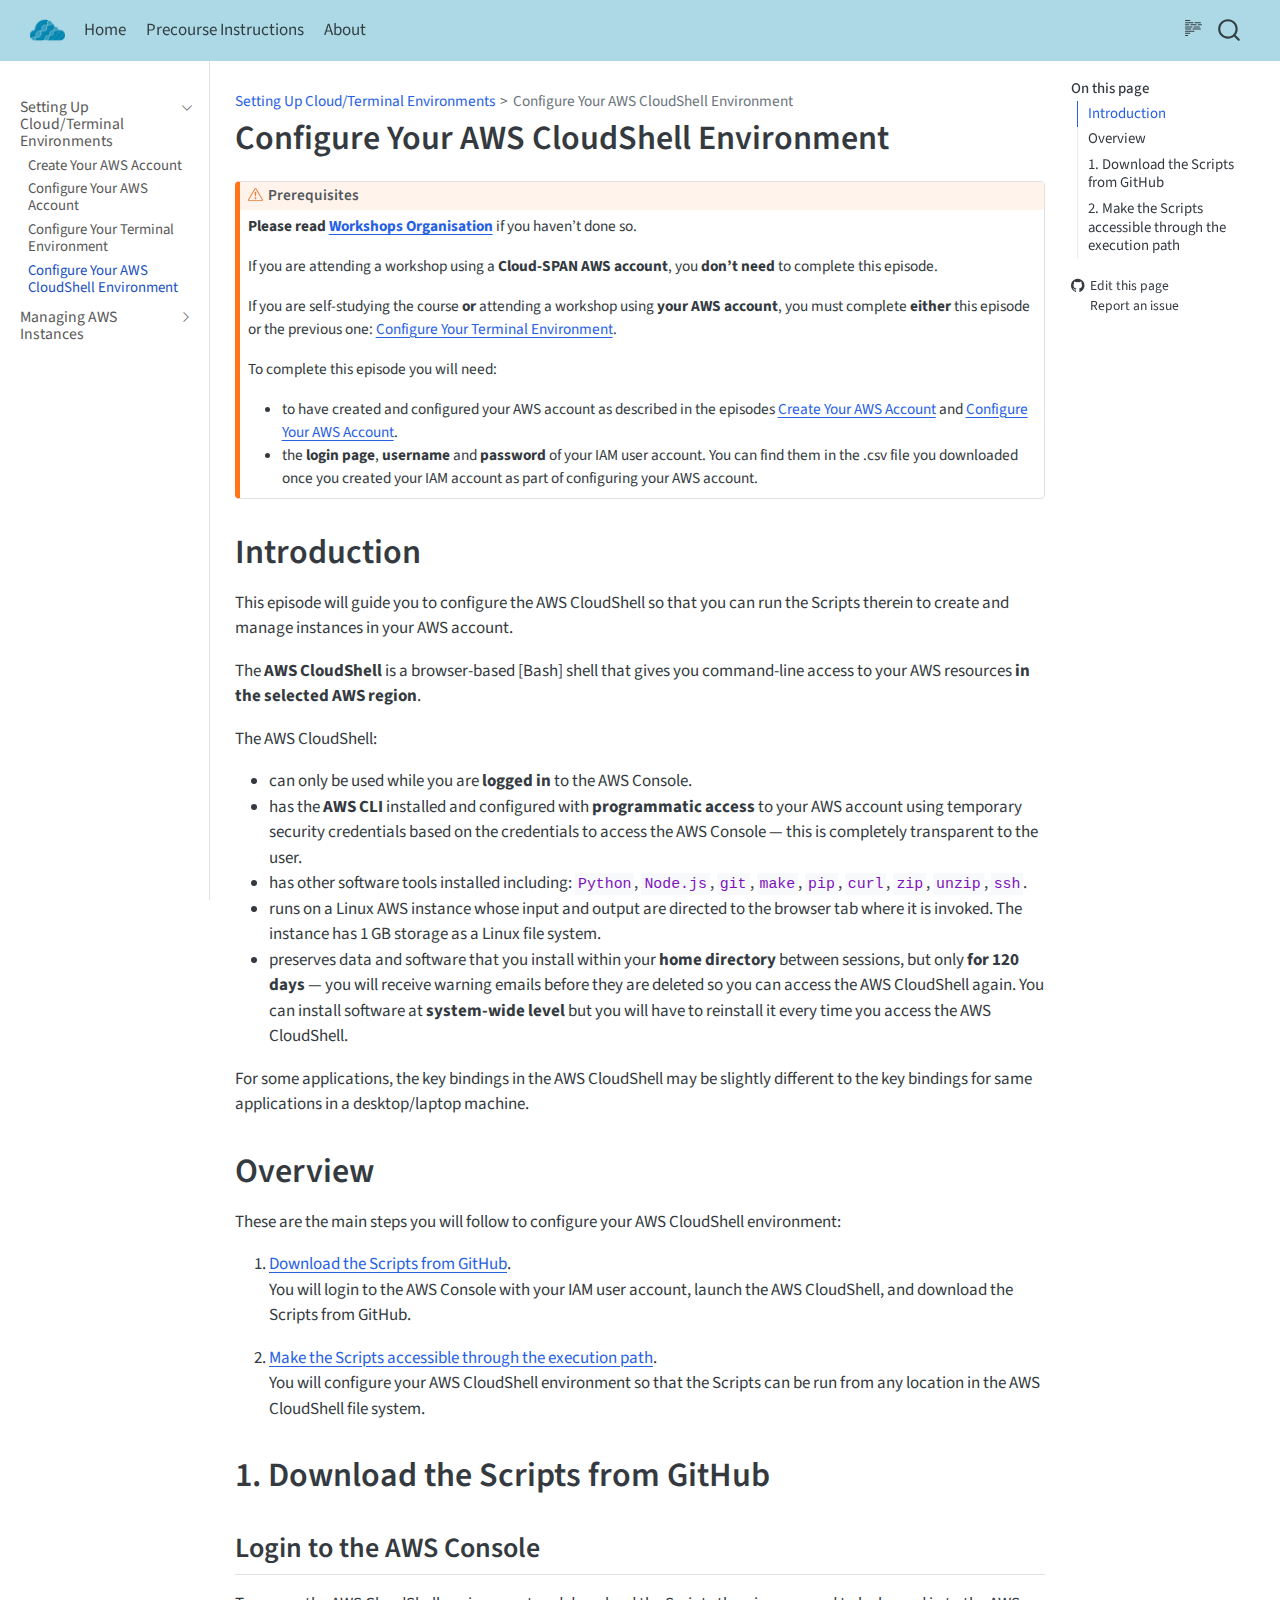
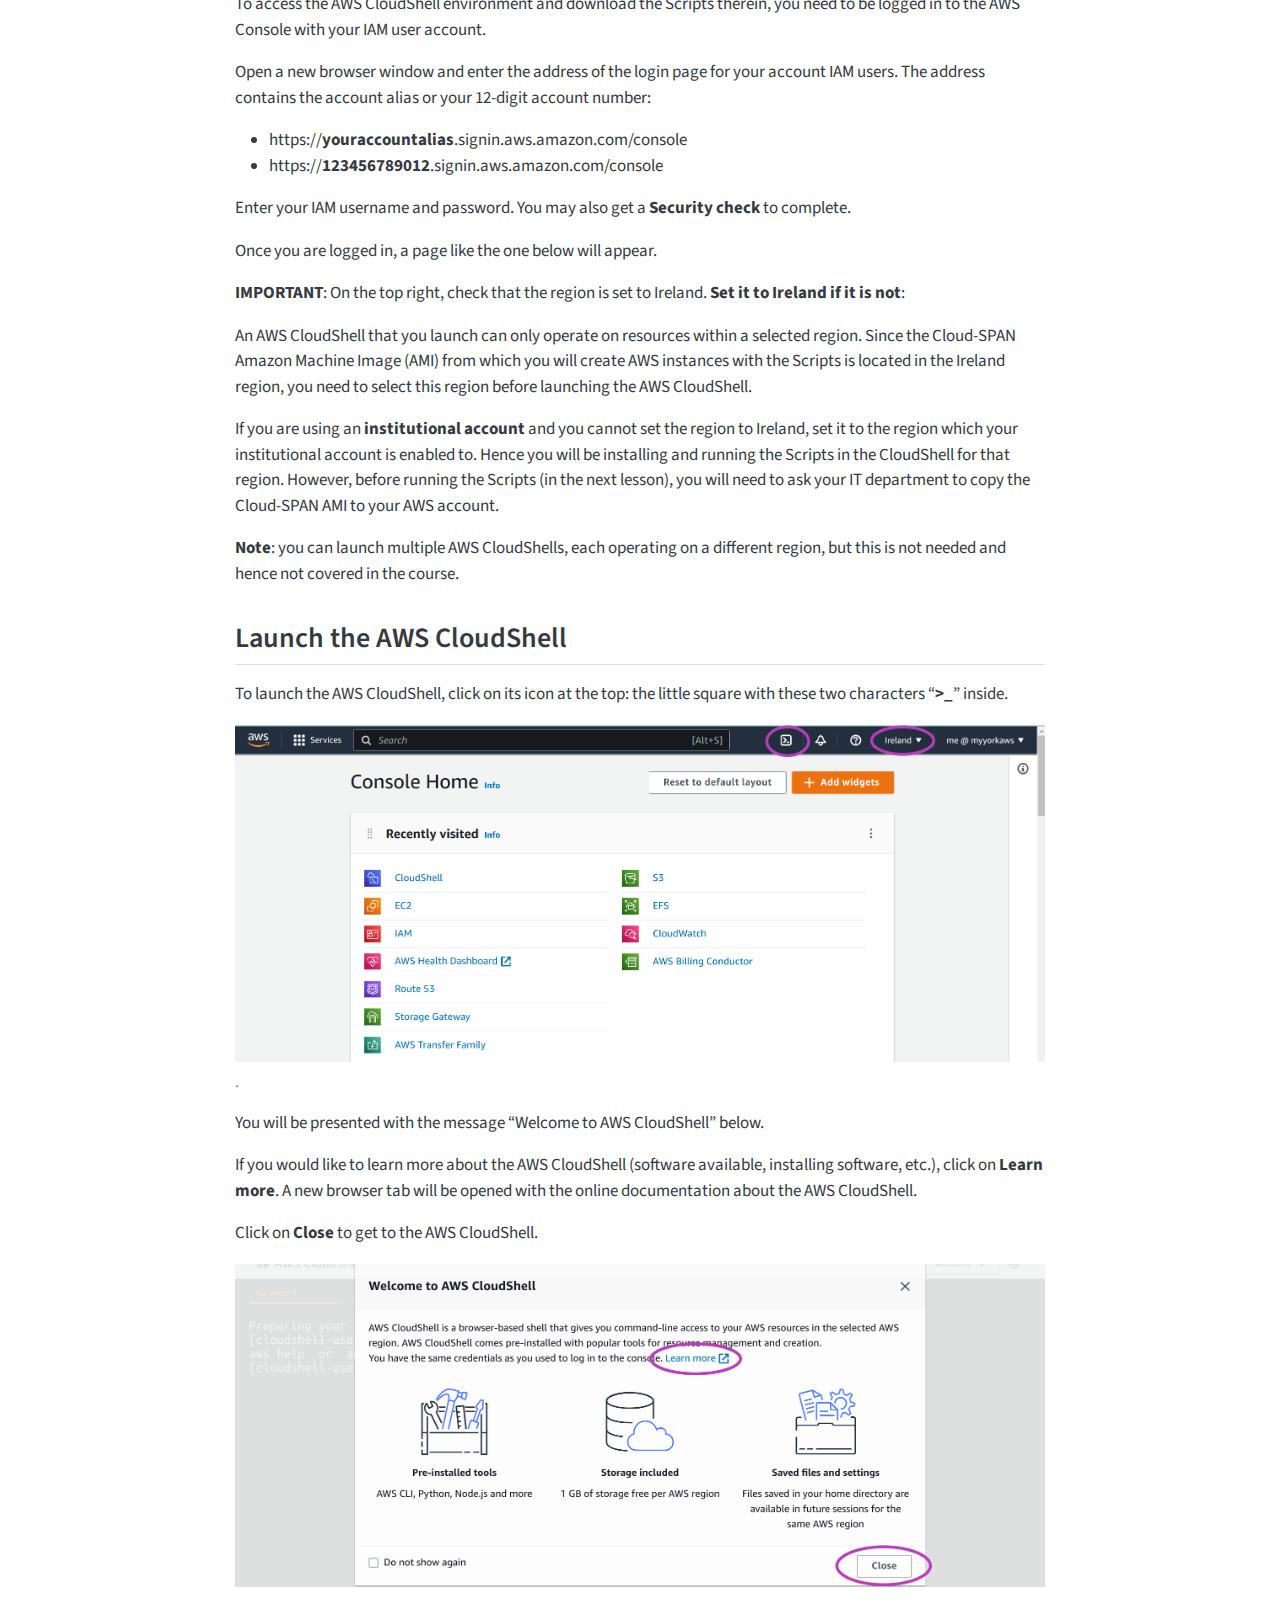
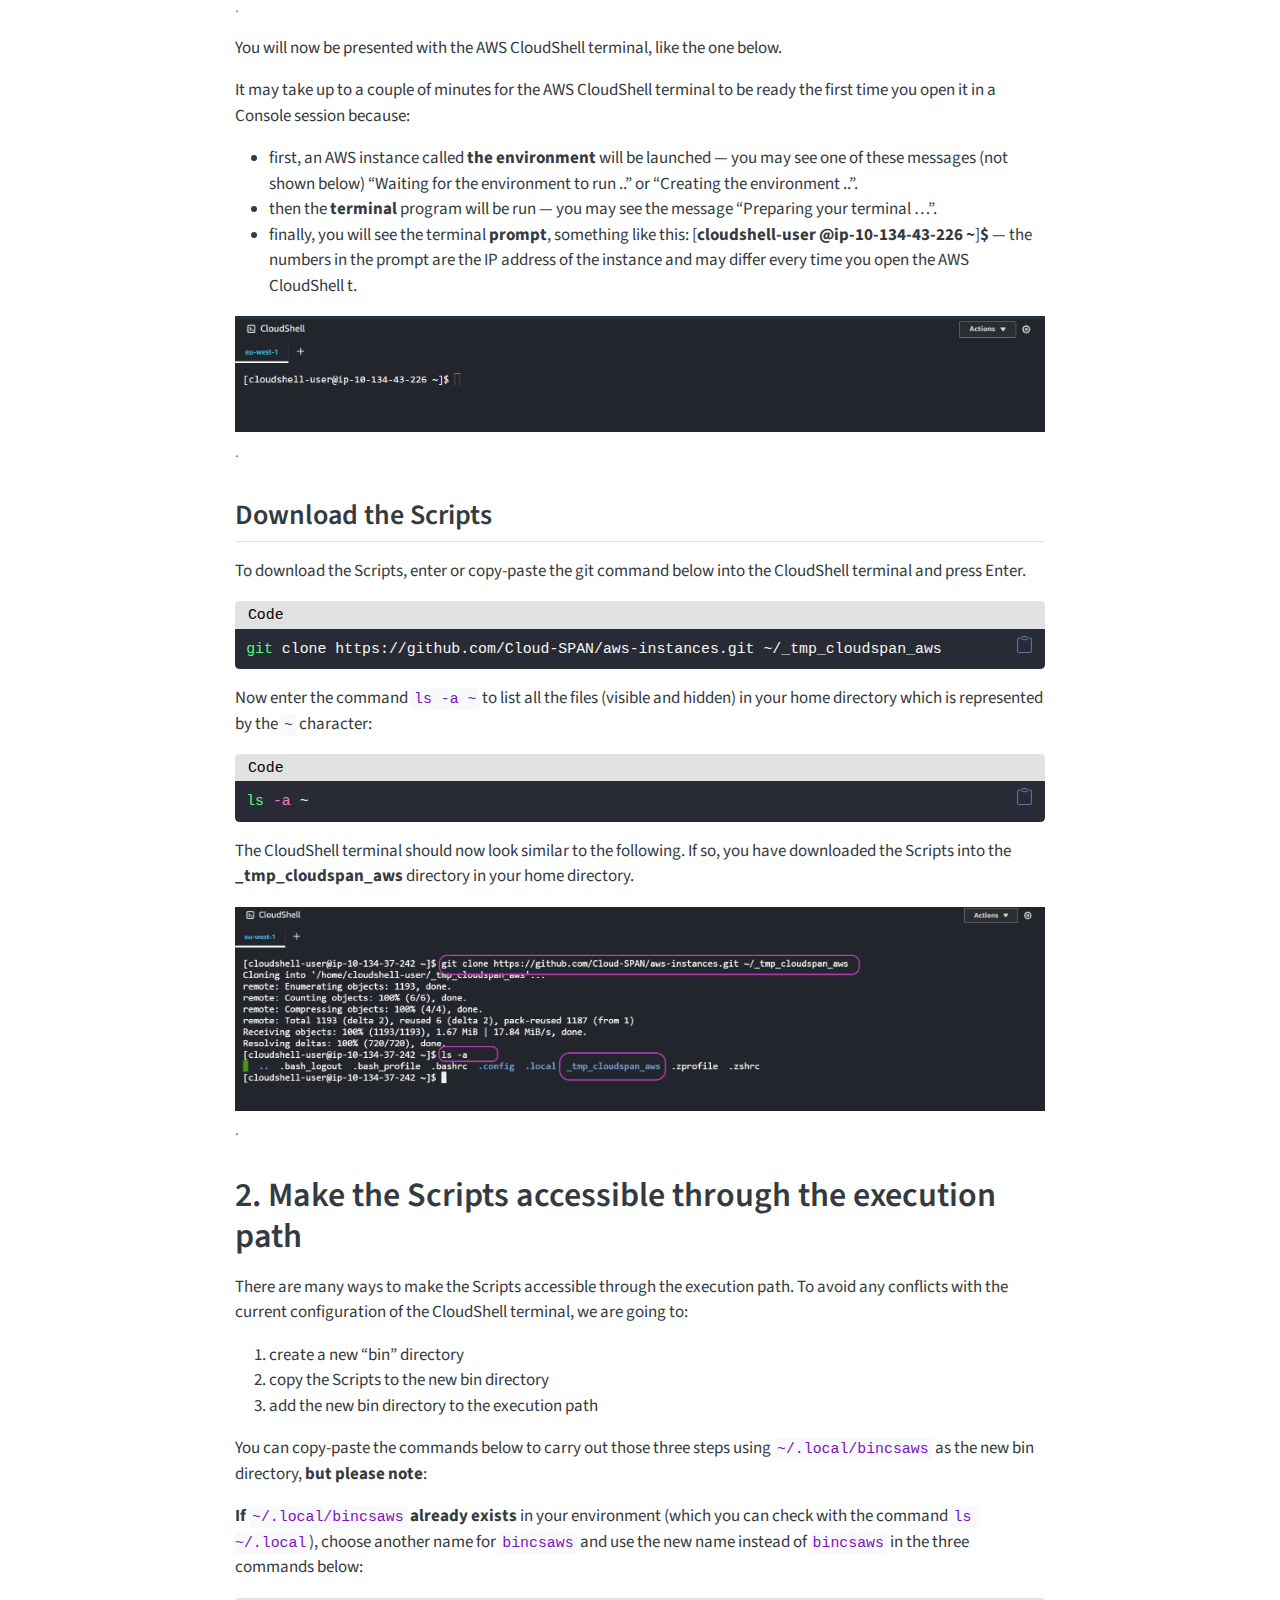
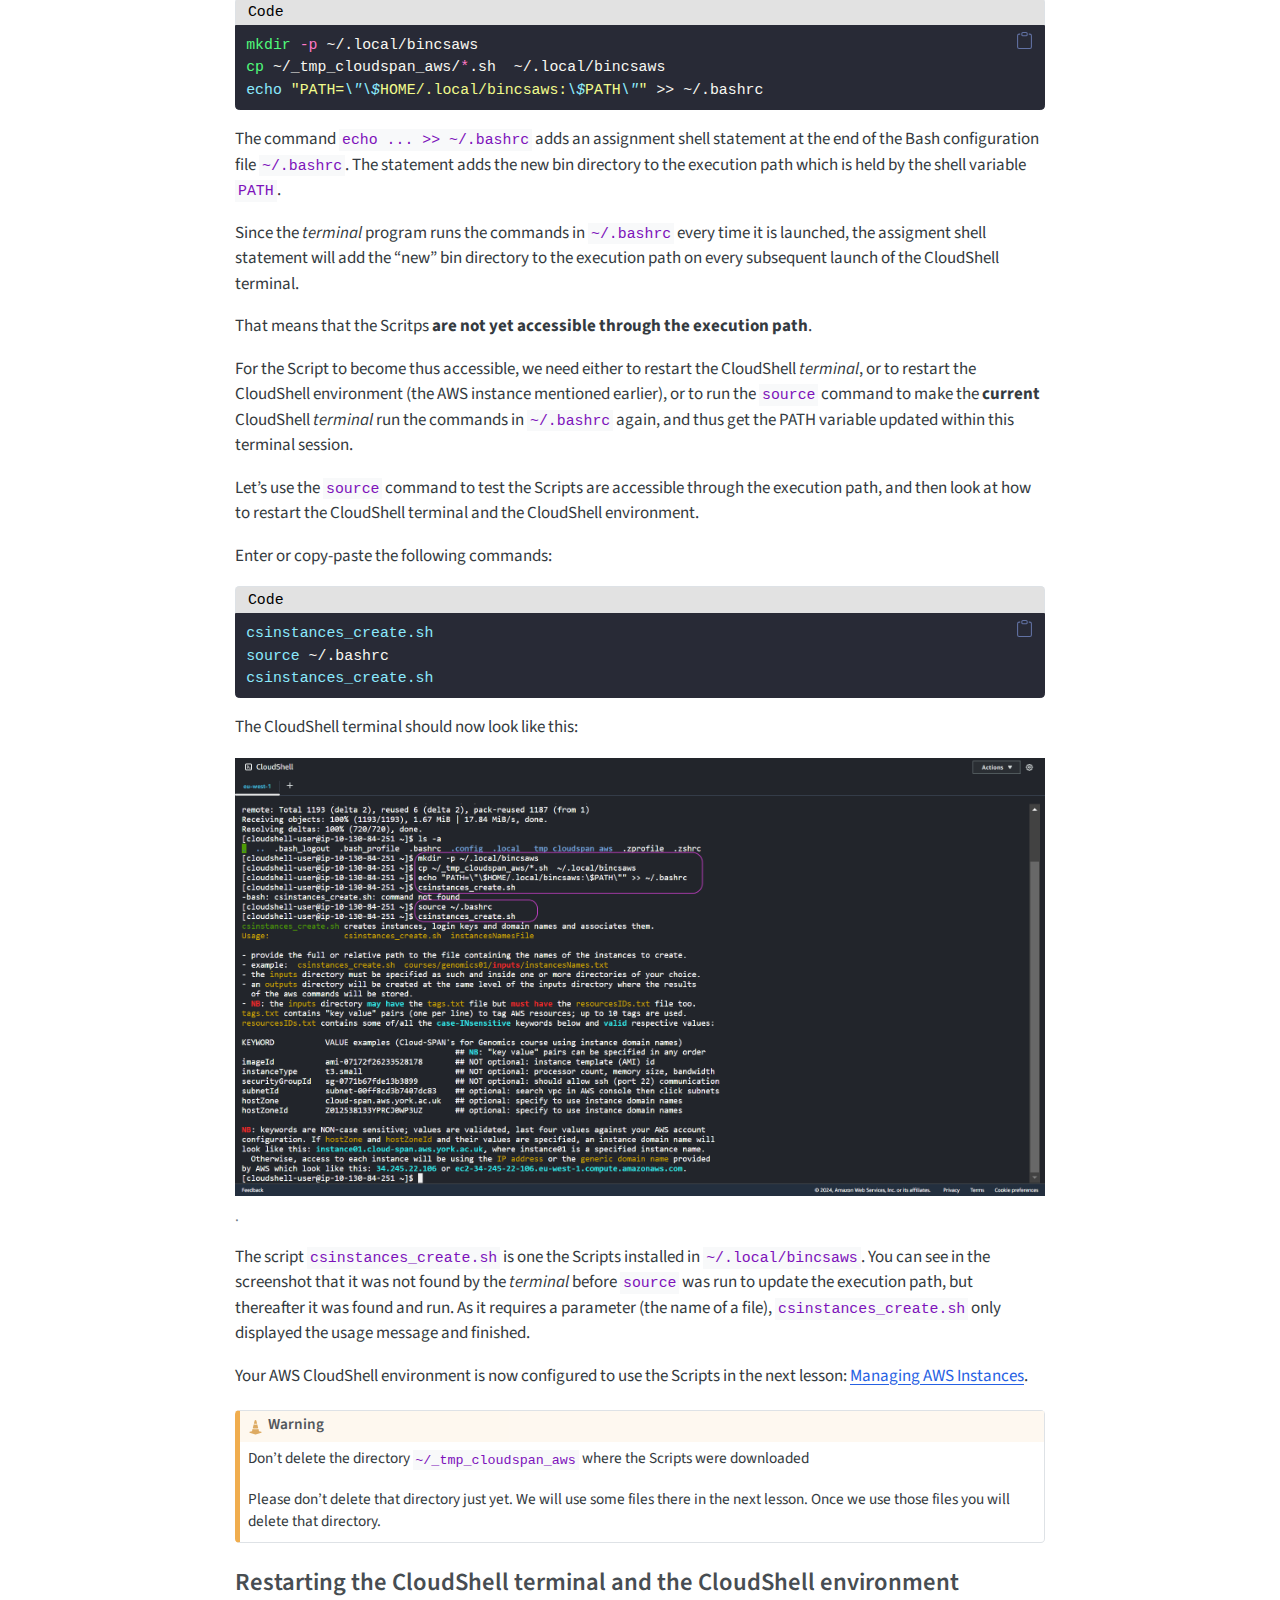
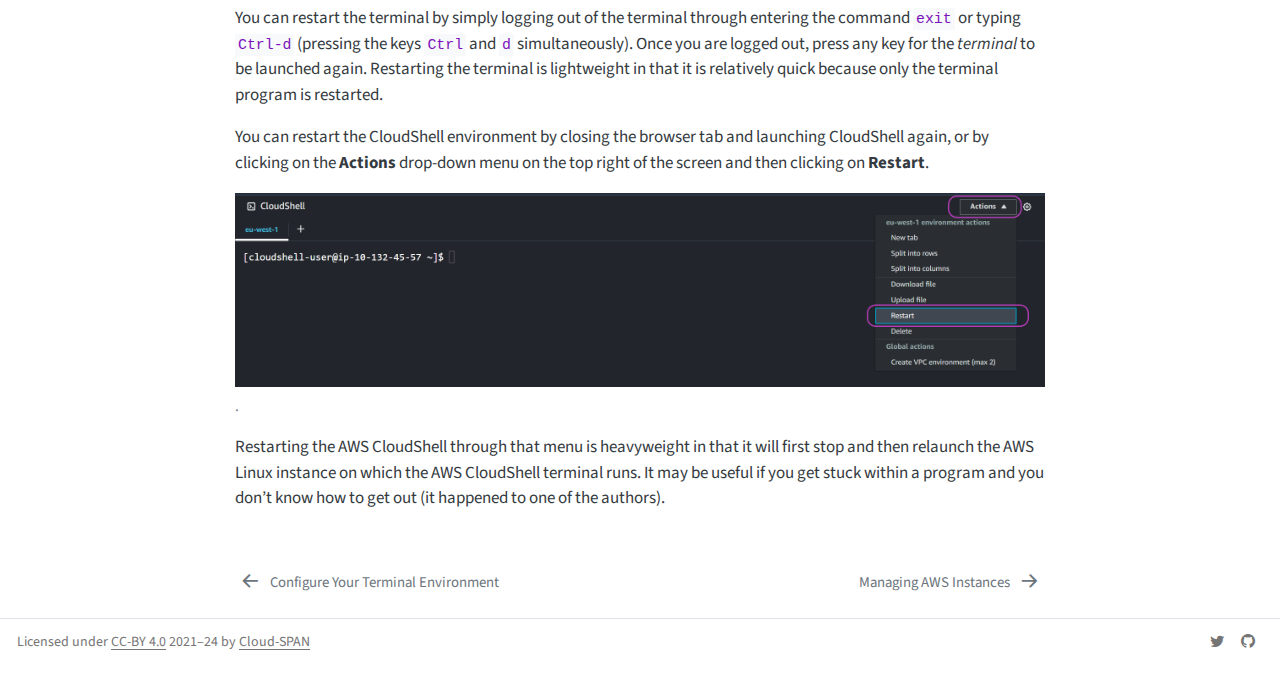
<file: docs/lesson01-setting-work-envs/04-configure-cloudshell.html>
<!DOCTYPE html>
<html xmlns="http://www.w3.org/1999/xhtml" lang="en" xml:lang="en"><head>

<meta charset="utf-8">
<meta name="generator" content="quarto-1.5.57">

<meta name="viewport" content="width=device-width, initial-scale=1.0, user-scalable=yes">


<title>Configure Your AWS CloudShell Environment – Automated Management of AWS Instances</title>
<style>
code{white-space: pre-wrap;}
span.smallcaps{font-variant: small-caps;}
div.columns{display: flex; gap: min(4vw, 1.5em);}
div.column{flex: auto; overflow-x: auto;}
div.hanging-indent{margin-left: 1.5em; text-indent: -1.5em;}
ul.task-list{list-style: none;}
ul.task-list li input[type="checkbox"] {
  width: 0.8em;
  margin: 0 0.8em 0.2em -1em; /* quarto-specific, see https://github.com/quarto-dev/quarto-cli/issues/4556 */ 
  vertical-align: middle;
}
/* CSS for syntax highlighting */
pre > code.sourceCode { white-space: pre; position: relative; }
pre > code.sourceCode > span { line-height: 1.25; }
pre > code.sourceCode > span:empty { height: 1.2em; }
.sourceCode { overflow: visible; }
code.sourceCode > span { color: inherit; text-decoration: inherit; }
div.sourceCode { margin: 1em 0; }
pre.sourceCode { margin: 0; }
@media screen {
div.sourceCode { overflow: auto; }
}
@media print {
pre > code.sourceCode { white-space: pre-wrap; }
pre > code.sourceCode > span { display: inline-block; text-indent: -5em; padding-left: 5em; }
}
pre.numberSource code
  { counter-reset: source-line 0; }
pre.numberSource code > span
  { position: relative; left: -4em; counter-increment: source-line; }
pre.numberSource code > span > a:first-child::before
  { content: counter(source-line);
    position: relative; left: -1em; text-align: right; vertical-align: baseline;
    border: none; display: inline-block;
    -webkit-touch-callout: none; -webkit-user-select: none;
    -khtml-user-select: none; -moz-user-select: none;
    -ms-user-select: none; user-select: none;
    padding: 0 4px; width: 4em;
  }
pre.numberSource { margin-left: 3em;  padding-left: 4px; }
div.sourceCode
  {   }
@media screen {
pre > code.sourceCode > span > a:first-child::before { text-decoration: underline; }
}
</style>


<script src="../../site_libs/quarto-nav/quarto-nav.js"></script>
<script src="../../site_libs/clipboard/clipboard.min.js"></script>
<script src="../../site_libs/quarto-search/autocomplete.umd.js"></script>
<script src="../../site_libs/quarto-search/fuse.min.js"></script>
<script src="../../site_libs/quarto-search/quarto-search.js"></script>
<meta name="quarto:offset" content="../../">
<link href="../../docs/lesson02-managing-aws-instances/index.html" rel="next">
<link href="../../docs/lesson01-setting-work-envs/03-configure-terminal.html" rel="prev">
<link href="../../images/cloud-span-icon.png" rel="icon" type="image/png">
<script src="../../site_libs/quarto-html/quarto.js"></script>
<script src="../../site_libs/quarto-html/popper.min.js"></script>
<script src="../../site_libs/quarto-html/tippy.umd.min.js"></script>
<script src="../../site_libs/quarto-html/anchor.min.js"></script>
<link href="../../site_libs/quarto-html/tippy.css" rel="stylesheet">
<link href="../../site_libs/quarto-html/quarto-syntax-highlighting.css" rel="stylesheet" id="quarto-text-highlighting-styles">
<script src="../../site_libs/bootstrap/bootstrap.min.js"></script>
<link href="../../site_libs/bootstrap/bootstrap-icons.css" rel="stylesheet">
<link href="../../site_libs/bootstrap/bootstrap.min.css" rel="stylesheet" id="quarto-bootstrap" data-mode="light">
<script id="quarto-search-options" type="application/json">{
  "location": "navbar",
  "copy-button": false,
  "collapse-after": 3,
  "panel-placement": "end",
  "type": "overlay",
  "limit": 50,
  "keyboard-shortcut": [
    "f",
    "/",
    "s"
  ],
  "show-item-context": false,
  "language": {
    "search-no-results-text": "No results",
    "search-matching-documents-text": "matching documents",
    "search-copy-link-title": "Copy link to search",
    "search-hide-matches-text": "Hide additional matches",
    "search-more-match-text": "more match in this document",
    "search-more-matches-text": "more matches in this document",
    "search-clear-button-title": "Clear",
    "search-text-placeholder": "",
    "search-detached-cancel-button-title": "Cancel",
    "search-submit-button-title": "Submit",
    "search-label": "Search"
  }
}</script>


<link rel="stylesheet" href="../../styles.css">
</head>

<body class="nav-sidebar docked nav-fixed">

<div id="quarto-search-results"></div>
  <header id="quarto-header" class="headroom fixed-top">
    <nav class="navbar navbar-expand-lg " data-bs-theme="dark">
      <div class="navbar-container container-fluid">
      <div class="navbar-brand-container mx-auto">
    <a href="../../index.html" class="navbar-brand navbar-brand-logo">
    <img src="../../images/cloud-span-icon.png" alt="Cloud-SPAN logo." class="navbar-logo">
    </a>
  </div>
            <div id="quarto-search" class="" title="Search"></div>
          <button class="navbar-toggler" type="button" data-bs-toggle="collapse" data-bs-target="#navbarCollapse" aria-controls="navbarCollapse" role="menu" aria-expanded="false" aria-label="Toggle navigation" onclick="if (window.quartoToggleHeadroom) { window.quartoToggleHeadroom(); }">
  <span class="navbar-toggler-icon"></span>
</button>
          <div class="collapse navbar-collapse" id="navbarCollapse">
            <ul class="navbar-nav navbar-nav-scroll me-auto">
  <li class="nav-item">
    <a class="nav-link" href="../../index.html"> 
<span class="menu-text">Home</span></a>
  </li>  
  <li class="nav-item">
    <a class="nav-link" href="../../docs/miscellanea/precourse-instructions.html"> 
<span class="menu-text">Precourse Instructions</span></a>
  </li>  
  <li class="nav-item">
    <a class="nav-link" href="../../docs/miscellanea/about.html"> 
<span class="menu-text">About</span></a>
  </li>  
</ul>
          </div> <!-- /navcollapse -->
            <div class="quarto-navbar-tools">
  <a href="" class="quarto-reader-toggle quarto-navigation-tool px-1" onclick="window.quartoToggleReader(); return false;" title="Toggle reader mode">
  <div class="quarto-reader-toggle-btn">
  <i class="bi"></i>
  </div>
</a>
</div>
      </div> <!-- /container-fluid -->
    </nav>
  <nav class="quarto-secondary-nav">
    <div class="container-fluid d-flex">
      <button type="button" class="quarto-btn-toggle btn" data-bs-toggle="collapse" role="button" data-bs-target=".quarto-sidebar-collapse-item" aria-controls="quarto-sidebar" aria-expanded="false" aria-label="Toggle sidebar navigation" onclick="if (window.quartoToggleHeadroom) { window.quartoToggleHeadroom(); }">
        <i class="bi bi-layout-text-sidebar-reverse"></i>
      </button>
        <nav class="quarto-page-breadcrumbs" aria-label="breadcrumb"><ol class="breadcrumb"><li class="breadcrumb-item"><a href="../../docs/lesson01-setting-work-envs/index.html">Setting Up Cloud/Terminal Environments</a></li><li class="breadcrumb-item"><a href="../../docs/lesson01-setting-work-envs/04-configure-cloudshell.html">Configure Your AWS CloudShell Environment</a></li></ol></nav>
        <a class="flex-grow-1" role="navigation" data-bs-toggle="collapse" data-bs-target=".quarto-sidebar-collapse-item" aria-controls="quarto-sidebar" aria-expanded="false" aria-label="Toggle sidebar navigation" onclick="if (window.quartoToggleHeadroom) { window.quartoToggleHeadroom(); }">      
        </a>
    </div>
  </nav>
</header>
<!-- content -->
<div id="quarto-content" class="quarto-container page-columns page-rows-contents page-layout-full page-navbar">
<!-- sidebar -->
  <nav id="quarto-sidebar" class="sidebar collapse collapse-horizontal quarto-sidebar-collapse-item sidebar-navigation docked overflow-auto">
    <div class="sidebar-menu-container"> 
    <ul class="list-unstyled mt-1">
        <li class="sidebar-item sidebar-item-section">
      <div class="sidebar-item-container"> 
            <a href="../../docs/lesson01-setting-work-envs/index.html" class="sidebar-item-text sidebar-link">
 <span class="menu-text">Setting Up Cloud/Terminal Environments</span></a>
          <a class="sidebar-item-toggle text-start" data-bs-toggle="collapse" data-bs-target="#quarto-sidebar-section-1" role="navigation" aria-expanded="true" aria-label="Toggle section">
            <i class="bi bi-chevron-right ms-2"></i>
          </a> 
      </div>
      <ul id="quarto-sidebar-section-1" class="collapse list-unstyled sidebar-section depth1 show">  
          <li class="sidebar-item">
  <div class="sidebar-item-container"> 
  <a href="../../docs/lesson01-setting-work-envs/01-create-aws-account.html" class="sidebar-item-text sidebar-link">
 <span class="menu-text">Create Your AWS Account</span></a>
  </div>
</li>
          <li class="sidebar-item">
  <div class="sidebar-item-container"> 
  <a href="../../docs/lesson01-setting-work-envs/02-configure-account.html" class="sidebar-item-text sidebar-link">
 <span class="menu-text">Configure Your AWS Account</span></a>
  </div>
</li>
          <li class="sidebar-item">
  <div class="sidebar-item-container"> 
  <a href="../../docs/lesson01-setting-work-envs/03-configure-terminal.html" class="sidebar-item-text sidebar-link">
 <span class="menu-text">Configure Your Terminal Environment</span></a>
  </div>
</li>
          <li class="sidebar-item">
  <div class="sidebar-item-container"> 
  <a href="../../docs/lesson01-setting-work-envs/04-configure-cloudshell.html" class="sidebar-item-text sidebar-link active">
 <span class="menu-text">Configure Your AWS CloudShell Environment</span></a>
  </div>
</li>
      </ul>
  </li>
        <li class="sidebar-item sidebar-item-section">
      <div class="sidebar-item-container"> 
            <a href="../../docs/lesson02-managing-aws-instances/index.html" class="sidebar-item-text sidebar-link">
 <span class="menu-text">Managing AWS Instances</span></a>
          <a class="sidebar-item-toggle text-start collapsed" data-bs-toggle="collapse" data-bs-target="#quarto-sidebar-section-2" role="navigation" aria-expanded="false" aria-label="Toggle section">
            <i class="bi bi-chevron-right ms-2"></i>
          </a> 
      </div>
      <ul id="quarto-sidebar-section-2" class="collapse list-unstyled sidebar-section depth1 ">  
          <li class="sidebar-item">
  <div class="sidebar-item-container"> 
  <a href="../../docs/lesson02-managing-aws-instances/01-configure-instances-internet.html" class="sidebar-item-text sidebar-link">
 <span class="menu-text">Configure Instances Internet Access</span></a>
  </div>
</li>
          <li class="sidebar-item">
  <div class="sidebar-item-container"> 
  <a href="../../docs/lesson02-managing-aws-instances/02-instances-management.html" class="sidebar-item-text sidebar-link">
 <span class="menu-text">Instances Management Tasks Using the Scripts</span></a>
  </div>
</li>
          <li class="sidebar-item">
  <div class="sidebar-item-container"> 
  <a href="../../docs/lesson02-managing-aws-instances/03-ami-management.html" class="sidebar-item-text sidebar-link">
 <span class="menu-text">AMIs Management</span></a>
  </div>
</li>
          <li class="sidebar-item">
  <div class="sidebar-item-container"> 
  <a href="../../docs/lesson02-managing-aws-instances/04-scripts-design.html" class="sidebar-item-text sidebar-link">
 <span class="menu-text">The Scripts Design</span></a>
  </div>
</li>
      </ul>
  </li>
    </ul>
    </div>
</nav>
<div id="quarto-sidebar-glass" class="quarto-sidebar-collapse-item" data-bs-toggle="collapse" data-bs-target=".quarto-sidebar-collapse-item"></div>
<!-- margin-sidebar -->
    <div id="quarto-margin-sidebar" class="sidebar margin-sidebar">
        <nav id="TOC" role="doc-toc" class="toc-active">
    <h2 id="toc-title">On this page</h2>
   
  <ul>
  <li><a href="#introduction" id="toc-introduction" class="nav-link active" data-scroll-target="#introduction">Introduction</a></li>
  <li><a href="#overview" id="toc-overview" class="nav-link" data-scroll-target="#overview">Overview</a></li>
  <li><a href="#download-the-scripts-from-github" id="toc-download-the-scripts-from-github" class="nav-link" data-scroll-target="#download-the-scripts-from-github">1. Download the Scripts from GitHub</a>
  <ul class="collapse">
  <li><a href="#login-to-the-aws-console" id="toc-login-to-the-aws-console" class="nav-link" data-scroll-target="#login-to-the-aws-console">Login to the AWS Console</a></li>
  <li><a href="#launch-the-aws-cloudshell" id="toc-launch-the-aws-cloudshell" class="nav-link" data-scroll-target="#launch-the-aws-cloudshell">Launch the AWS CloudShell</a></li>
  <li><a href="#download-the-scripts" id="toc-download-the-scripts" class="nav-link" data-scroll-target="#download-the-scripts">Download the Scripts</a></li>
  </ul></li>
  <li><a href="#make-the-scripts-accessible-through-the-execution-path" id="toc-make-the-scripts-accessible-through-the-execution-path" class="nav-link" data-scroll-target="#make-the-scripts-accessible-through-the-execution-path">2. Make the Scripts accessible through the execution path</a>
  <ul class="collapse">
  <li><a href="#restarting-the-cloudshell-terminal-and-the-cloudshell-environment" id="toc-restarting-the-cloudshell-terminal-and-the-cloudshell-environment" class="nav-link" data-scroll-target="#restarting-the-cloudshell-terminal-and-the-cloudshell-environment">Restarting the CloudShell terminal and the CloudShell environment</a></li>
  </ul></li>
  </ul>
<div class="toc-actions"><ul><li><a href="https://github.com/Cloud-SPAN/nerc-metagenomics-v2q/edit/main/docs/lesson01-setting-work-envs/04-configure-cloudshell.qmd" class="toc-action"><i class="bi bi-github"></i>Edit this page</a></li><li><a href="https://github.com/Cloud-SPAN/nerc-metagenomics-v2q/issues/new" class="toc-action"><i class="bi empty"></i>Report an issue</a></li></ul></div></nav>
    </div>
<!-- main -->
<main class="content column-body" id="quarto-document-content">

<header id="title-block-header" class="quarto-title-block default"><nav class="quarto-page-breadcrumbs quarto-title-breadcrumbs d-none d-lg-block" aria-label="breadcrumb"><ol class="breadcrumb"><li class="breadcrumb-item"><a href="../../docs/lesson01-setting-work-envs/index.html">Setting Up Cloud/Terminal Environments</a></li><li class="breadcrumb-item"><a href="../../docs/lesson01-setting-work-envs/04-configure-cloudshell.html">Configure Your AWS CloudShell Environment</a></li></ol></nav>
<div class="quarto-title">
<h1 class="title">Configure Your AWS CloudShell Environment</h1>
</div>



<div class="quarto-title-meta column-body">

    
  
    
  </div>
  


</header>


<div class="callout callout-style-default callout-warning callout-titled">
<div class="callout-header d-flex align-content-center">
<div class="callout-icon-container">
<i class="callout-icon"></i>
</div>
<div class="callout-title-container flex-fill">
Prerequisites
</div>
</div>
<div class="callout-body-container callout-body">
<p><strong>Please read <a href="../../index.html#workshops-organisation">Workshops Organisation</a></strong> if you haven’t done so.</p>
<p>If you are attending a workshop using a <strong>Cloud-SPAN AWS account</strong>, you <strong>don’t need</strong> to complete this episode.</p>
<p>If you are self-studying the course <strong>or</strong> attending a workshop using <strong>your AWS account</strong>, you must complete <strong>either</strong> this episode or the previous one: <a href="../../docs/lesson01-setting-work-envs/03-configure-terminal.html">Configure Your Terminal Environment</a>.</p>
<p>To complete this episode you will need:</p>
<ul>
<li>to have created and configured your AWS account as described in the episodes <a href="../../docs/lesson01-setting-work-envs/01-create-aws-account.html">Create Your AWS Account</a> and <a href="../../docs/lesson01-setting-work-envs/02-configure-account.html">Configure Your AWS Account</a>.</li>
<li>the <strong>login page</strong>, <strong>username</strong> and <strong>password</strong> of your IAM user account. You can find them in the .csv file you downloaded once you created your IAM account as part of configuring your AWS account.</li>
</ul>
</div>
</div>
<section id="introduction" class="level1">
<h1>Introduction</h1>
<p>This episode will guide you to configure the AWS CloudShell so that you can run the Scripts therein to create and manage instances in your AWS account.</p>
<p>The <strong>AWS CloudShell</strong> is a browser-based [Bash] shell that gives you command-line access to your AWS resources <strong>in the selected AWS region</strong>.</p>
<p>The AWS CloudShell:</p>
<ul>
<li>can only be used while you are <strong>logged in</strong> to the AWS Console.</li>
<li>has the <strong>AWS CLI</strong> installed and configured with <strong>programmatic access</strong> to your AWS account using temporary security credentials based on the credentials to access the AWS Console — this is completely transparent to the user.</li>
<li>has other software tools installed including: <code>Python</code>, <code>Node.js</code>, <code>git</code>, <code>make</code>, <code>pip</code>, <code>curl</code>, <code>zip</code>, <code>unzip</code>, <code>ssh</code>.</li>
<li>runs on a Linux AWS instance whose input and output are directed to the browser tab where it is invoked. The instance has 1 GB storage as a Linux file system.</li>
<li>preserves data and software that you install within your <strong>home directory</strong> between sessions, but only <strong>for 120 days</strong> — you will receive warning emails before they are deleted so you can access the AWS CloudShell again. You can install software at <strong>system-wide level</strong> but you will have to reinstall it every time you access the AWS CloudShell.</li>
</ul>
<p>For some applications, the key bindings in the AWS CloudShell may be slightly different to the key bindings for same applications in a desktop/laptop machine.</p>
</section>
<section id="overview" class="level1">
<h1>Overview</h1>
<p>These are the main steps you will follow to configure your AWS CloudShell environment:</p>
<ol type="1">
<li><p><a href="#download-the-scripts-from-github">Download the Scripts from GitHub</a>.<br>
You will login to the AWS Console with your IAM user account, launch the AWS CloudShell, and download the Scripts from GitHub.</p></li>
<li><p><a href="#make-the-scripts-accessible-through-the-execution-path">Make the Scripts accessible through the execution path</a>.<br>
You will configure your AWS CloudShell environment so that the Scripts can be run from any location in the AWS CloudShell file system.</p></li>
</ol>
</section>
<section id="download-the-scripts-from-github" class="level1">
<h1>1. Download the Scripts from GitHub</h1>
<section id="login-to-the-aws-console" class="level2">
<h2 class="anchored" data-anchor-id="login-to-the-aws-console">Login to the AWS Console</h2>
<p>To access the AWS CloudShell environment and download the Scripts therein, you need to be logged in to the AWS Console with your IAM user account.</p>
<p>Open a new browser window and enter the address of the login page for your account IAM users. The address contains the account alias or your 12-digit account number:</p>
<ul>
<li>https://<strong>youraccountalias</strong>.signin.aws.amazon.com/console</li>
<li>https://<strong>123456789012</strong>.signin.aws.amazon.com/console</li>
</ul>
<p>Enter your IAM username and password. You may also get a <strong>Security check</strong> to complete.</p>
<p>Once you are logged in, a page like the one below will appear.</p>
<p><strong>IMPORTANT</strong>: On the top right, check that the region is set to Ireland. <strong>Set it to Ireland if it is not</strong>:</p>
<p>An AWS CloudShell that you launch can only operate on resources within a selected region. Since the Cloud-SPAN Amazon Machine Image (AMI) from which you will create AWS instances with the Scripts is located in the Ireland region, you need to select this region before launching the AWS CloudShell.</p>
<p>If you are using an <strong>institutional account</strong> and you cannot set the region to Ireland, set it to the region which your institutional account is enabled to. Hence you will be installing and running the Scripts in the CloudShell for that region. However, before running the Scripts (in the next lesson), you will need to ask your IT department to copy the Cloud-SPAN AMI to your AWS account.</p>
<p><strong>Note</strong>: you can launch multiple AWS CloudShells, each operating on a different region, but this is not needed and hence not covered in the course.</p>
</section>
<section id="launch-the-aws-cloudshell" class="level2">
<h2 class="anchored" data-anchor-id="launch-the-aws-cloudshell">Launch the AWS CloudShell</h2>
<p>To launch the AWS CloudShell, click on its icon at the top: the little square with these two characters “<strong>&gt;_</strong>” inside.</p>
<div class="quarto-figure quarto-figure-center">
<figure class="figure">
<p><img src="../../images/config-linux-env/01-console-login-as-iam-user.png" class="img-fluid figure-img" alt="Screenshot of AWS Console page in a browser with the region menu at the top right and AWS CloudShell option at middle top circled" width="900"></p>
<figcaption>.</figcaption>
</figure>
</div>
<p>You will be presented with the message “Welcome to AWS CloudShell” below.</p>
<p>If you would like to learn more about the AWS CloudShell (software available, installing software, etc.), click on <strong>Learn more</strong>. A new browser tab will be opened with the online documentation about the AWS CloudShell.</p>
<p>Click on <strong>Close</strong> to get to the AWS CloudShell.</p>
<div class="quarto-figure quarto-figure-center">
<figure class="figure">
<p><img src="../../images/config-linux-env/02-aws-cloudshell-welcome-page.png" class="img-fluid figure-img" alt="Screenshot of AWS Console page in a browser showing the AWS CloudShell welcome page with the link Learn more and the Close button circled" width="900"></p>
<figcaption>.</figcaption>
</figure>
</div>
<p>You will now be presented with the AWS CloudShell terminal, like the one below.</p>
<p>It may take up to a couple of minutes for the AWS CloudShell terminal to be ready the first time you open it in a Console session because:</p>
<ul>
<li>first, an AWS instance called <strong>the environment</strong> will be launched — you may see one of these messages (not shown below) “Waiting for the environment to run ..” or “Creating the environment ..”.</li>
<li>then the <strong>terminal</strong> program will be run — you may see the message “Preparing your terminal …”.</li>
<li>finally, you will see the terminal <strong>prompt</strong>, something like this: [<strong>cloudshell-user <span class="citation" data-cites="ip-10-134-43-226">@ip-10-134-43-226</span> ~</strong>]<strong>$</strong> — the numbers in the prompt are the IP address of the instance and may differ every time you open the AWS CloudShell t.</li>
</ul>
<div class="quarto-figure quarto-figure-center">
<figure class="figure">
<p><img src="../../images/config-linux-env/04-aws-cloudshell-ready-screen.png" class="img-fluid figure-img" alt="Screenshot of AWS Console page in a browser showing the AWS CloudShell terminal prompt" width="900"></p>
<figcaption>.</figcaption>
</figure>
</div>
</section>
<section id="download-the-scripts" class="level2">
<h2 class="anchored" data-anchor-id="download-the-scripts">Download the Scripts</h2>
<p>To download the Scripts, enter or copy-paste the git command below into the CloudShell terminal and press Enter.</p>
<div class="code-with-filename">
<div class="code-with-filename-file">
<pre><strong>Code</strong></pre>
</div>
<div class="sourceCode" id="cb1" data-filename="Code"><pre class="sourceCode bash code-with-copy"><code class="sourceCode bash"><span id="cb1-1"><a href="#cb1-1" aria-hidden="true" tabindex="-1"></a><span class="fu">git</span> clone https://github.com/Cloud-SPAN/aws-instances.git ~/_tmp_cloudspan_aws</span></code><button title="Copy to Clipboard" class="code-copy-button"><i class="bi"></i></button></pre></div>
</div>
<p>Now enter the command <code>ls -a ~</code> to list all the files (visible and hidden) in your home directory which is represented by the <code>~</code> character:</p>
<div class="code-with-filename">
<div class="code-with-filename-file">
<pre><strong>Code</strong></pre>
</div>
<div class="sourceCode" id="cb2" data-filename="Code"><pre class="sourceCode bash code-with-copy"><code class="sourceCode bash"><span id="cb2-1"><a href="#cb2-1" aria-hidden="true" tabindex="-1"></a><span class="fu">ls</span> <span class="at">-a</span> ~</span></code><button title="Copy to Clipboard" class="code-copy-button"><i class="bi"></i></button></pre></div>
</div>
<p>The CloudShell terminal should now look similar to the following. If so, you have downloaded the Scripts into the <strong>_tmp_cloudspan_aws</strong> directory in your home directory.</p>
<div class="quarto-figure quarto-figure-center">
<figure class="figure">
<p><img src="../../images/config-linux-env/05-aws-cloudshell-cloning-the-scripts.png" class="img-fluid figure-img" alt="Screenshot of AWS Console page in a browser showing the AWS CloudShell terminal with git command line, the ls command line and download directory circled" width="900"></p>
<figcaption>.</figcaption>
</figure>
</div>
</section>
</section>
<section id="make-the-scripts-accessible-through-the-execution-path" class="level1">
<h1>2. Make the Scripts accessible through the execution path</h1>
<p>There are many ways to make the Scripts accessible through the execution path. To avoid any conflicts with the current configuration of the CloudShell terminal, we are going to:</p>
<ol type="1">
<li>create a new “bin” directory</li>
<li>copy the Scripts to the new bin directory</li>
<li>add the new bin directory to the execution path</li>
</ol>
<p>You can copy-paste the commands below to carry out those three steps using <code>~/.local/bincsaws</code> as the new bin directory, <strong>but please note</strong>:</p>
<p><strong>If</strong> <code>~/.local/bincsaws</code> <strong>already exists</strong> in your environment (which you can check with the command <code>ls ~/.local</code>), choose another name for <code>bincsaws</code> and use the new name instead of <code>bincsaws</code> in the three commands below:</p>
<div class="code-with-filename">
<div class="code-with-filename-file">
<pre><strong>Code</strong></pre>
</div>
<div class="sourceCode" id="cb3" data-filename="Code"><pre class="sourceCode bash code-with-copy"><code class="sourceCode bash"><span id="cb3-1"><a href="#cb3-1" aria-hidden="true" tabindex="-1"></a><span class="fu">mkdir</span> <span class="at">-p</span> ~/.local/bincsaws</span>
<span id="cb3-2"><a href="#cb3-2" aria-hidden="true" tabindex="-1"></a><span class="fu">cp</span> ~/_tmp_cloudspan_aws/<span class="pp">*</span>.sh  ~/.local/bincsaws</span>
<span id="cb3-3"><a href="#cb3-3" aria-hidden="true" tabindex="-1"></a><span class="bu">echo</span> <span class="st">"PATH=</span><span class="dt">\"\$</span><span class="st">HOME/.local/bincsaws:</span><span class="dt">\$</span><span class="st">PATH</span><span class="dt">\"</span><span class="st">"</span> <span class="op">&gt;&gt;</span> ~/.bashrc</span></code><button title="Copy to Clipboard" class="code-copy-button"><i class="bi"></i></button></pre></div>
</div>
<p>The command <code>echo ... &gt;&gt; ~/.bashrc</code> adds an assignment shell statement at the end of the Bash configuration file <code>~/.bashrc</code>. The statement adds the new bin directory to the execution path which is held by the shell variable <code>PATH</code>.</p>
<p>Since the <em>terminal</em> program runs the commands in <code>~/.bashrc</code> every time it is launched, the assigment shell statement will add the “new” bin directory to the execution path on every subsequent launch of the CloudShell terminal.</p>
<p>That means that the Scritps <strong>are not yet accessible through the execution path</strong>.</p>
<p>For the Script to become thus accessible, we need either to restart the CloudShell <em>terminal</em>, or to restart the CloudShell environment (the AWS instance mentioned earlier), or to run the <code>source</code> command to make the <strong>current</strong> CloudShell <em>terminal</em> run the commands in <code>~/.bashrc</code> again, and thus get the PATH variable updated within this terminal session.</p>
<p>Let’s use the <code>source</code> command to test the Scripts are accessible through the execution path, and then look at how to restart the CloudShell terminal and the CloudShell environment.</p>
<p>Enter or copy-paste the following commands:</p>
<div class="code-with-filename">
<div class="code-with-filename-file">
<pre><strong>Code</strong></pre>
</div>
<div class="sourceCode" id="cb4" data-filename="Code"><pre class="sourceCode bash code-with-copy"><code class="sourceCode bash"><span id="cb4-1"><a href="#cb4-1" aria-hidden="true" tabindex="-1"></a><span class="ex">csinstances_create.sh</span></span>
<span id="cb4-2"><a href="#cb4-2" aria-hidden="true" tabindex="-1"></a><span class="bu">source</span> ~/.bashrc</span>
<span id="cb4-3"><a href="#cb4-3" aria-hidden="true" tabindex="-1"></a><span class="ex">csinstances_create.sh</span></span></code><button title="Copy to Clipboard" class="code-copy-button"><i class="bi"></i></button></pre></div>
</div>
<p>The CloudShell terminal should now look like this:</p>
<div class="quarto-figure quarto-figure-center">
<figure class="figure">
<p><img src="../../images/config-linux-env/06-aws-cloudshell-installing-the-scripts-n-running-csinstances_create.png" class="img-fluid figure-img" alt="Screenshot of AWS Console page in a browser showing the AWS CloudShell terminal with command lines for installing and running one of the Scripts circled" width="900"></p>
<figcaption>.</figcaption>
</figure>
</div>
<p>The script <code>csinstances_create.sh</code> is one the Scripts installed in <code>~/.local/bincsaws</code>. You can see in the screenshot that it was not found by the <em>terminal</em> before <code>source</code> was run to update the execution path, but thereafter it was found and run. As it requires a parameter (the name of a file), <code>csinstances_create.sh</code> only displayed the usage message and finished.</p>
<p>Your AWS CloudShell environment is now configured to use the Scripts in the next lesson: <a href="../../docs/lesson02-managing-aws-instances/index.html">Managing AWS Instances</a>.</p>
<div class="callout callout-style-default callout-caution callout-titled">
<div class="callout-header d-flex align-content-center">
<div class="callout-icon-container">
<i class="callout-icon"></i>
</div>
<div class="callout-title-container flex-fill">
Warning
</div>
</div>
<div class="callout-body-container callout-body">
<p>Don’t delete the directory <code>~/_tmp_cloudspan_aws</code> where the Scripts were downloaded</p>
<p>Please don’t delete that directory just yet. We will use some files there in the next lesson. Once we use those files you will delete that directory.</p>
</div>
</div>
<section id="restarting-the-cloudshell-terminal-and-the-cloudshell-environment" class="level3">
<h3 class="anchored" data-anchor-id="restarting-the-cloudshell-terminal-and-the-cloudshell-environment">Restarting the CloudShell terminal and the CloudShell environment</h3>
<p>You can restart the terminal by simply logging out of the terminal through entering the command <code>exit</code> or typing <code>Ctrl-d</code> (pressing the keys <code>Ctrl</code> and <code>d</code> simultaneously). Once you are logged out, press any key for the <em>terminal</em> to be launched again. Restarting the terminal is lightweight in that it is relatively quick because only the terminal program is restarted.</p>
<p>You can restart the CloudShell environment by closing the browser tab and launching CloudShell again, or by clicking on the <strong>Actions</strong> drop-down menu on the top right of the screen and then clicking on <strong>Restart</strong>.</p>
<div class="quarto-figure quarto-figure-center">
<figure class="figure">
<p><img src="../../images/config-linux-env/07-aws-cloudshell-actions-menu.png" class="img-fluid figure-img" alt="Screenshot of AWS Console page in a browser showing the AWS CloudShell terminal with the options Actions and Restart circled" width="900"></p>
<figcaption>.</figcaption>
</figure>
</div>
<p>Restarting the AWS CloudShell through that menu is heavyweight in that it will first stop and then relaunch the AWS Linux instance on which the AWS CloudShell terminal runs. It may be useful if you get stuck within a program and you don’t know how to get out (it happened to one of the authors).</p>


</section>
</section>

<a onclick="window.scrollTo(0, 0); return false;" role="button" id="quarto-back-to-top"><i class="bi bi-arrow-up"></i> Back to top</a></main> <!-- /main -->
<script id="quarto-html-after-body" type="application/javascript">
window.document.addEventListener("DOMContentLoaded", function (event) {
  const toggleBodyColorMode = (bsSheetEl) => {
    const mode = bsSheetEl.getAttribute("data-mode");
    const bodyEl = window.document.querySelector("body");
    if (mode === "dark") {
      bodyEl.classList.add("quarto-dark");
      bodyEl.classList.remove("quarto-light");
    } else {
      bodyEl.classList.add("quarto-light");
      bodyEl.classList.remove("quarto-dark");
    }
  }
  const toggleBodyColorPrimary = () => {
    const bsSheetEl = window.document.querySelector("link#quarto-bootstrap");
    if (bsSheetEl) {
      toggleBodyColorMode(bsSheetEl);
    }
  }
  toggleBodyColorPrimary();  
  const icon = "";
  const anchorJS = new window.AnchorJS();
  anchorJS.options = {
    placement: 'right',
    icon: icon
  };
  anchorJS.add('.anchored');
  const isCodeAnnotation = (el) => {
    for (const clz of el.classList) {
      if (clz.startsWith('code-annotation-')) {                     
        return true;
      }
    }
    return false;
  }
  const onCopySuccess = function(e) {
    // button target
    const button = e.trigger;
    // don't keep focus
    button.blur();
    // flash "checked"
    button.classList.add('code-copy-button-checked');
    var currentTitle = button.getAttribute("title");
    button.setAttribute("title", "Copied!");
    let tooltip;
    if (window.bootstrap) {
      button.setAttribute("data-bs-toggle", "tooltip");
      button.setAttribute("data-bs-placement", "left");
      button.setAttribute("data-bs-title", "Copied!");
      tooltip = new bootstrap.Tooltip(button, 
        { trigger: "manual", 
          customClass: "code-copy-button-tooltip",
          offset: [0, -8]});
      tooltip.show();    
    }
    setTimeout(function() {
      if (tooltip) {
        tooltip.hide();
        button.removeAttribute("data-bs-title");
        button.removeAttribute("data-bs-toggle");
        button.removeAttribute("data-bs-placement");
      }
      button.setAttribute("title", currentTitle);
      button.classList.remove('code-copy-button-checked');
    }, 1000);
    // clear code selection
    e.clearSelection();
  }
  const getTextToCopy = function(trigger) {
      const codeEl = trigger.previousElementSibling.cloneNode(true);
      for (const childEl of codeEl.children) {
        if (isCodeAnnotation(childEl)) {
          childEl.remove();
        }
      }
      return codeEl.innerText;
  }
  const clipboard = new window.ClipboardJS('.code-copy-button:not([data-in-quarto-modal])', {
    text: getTextToCopy
  });
  clipboard.on('success', onCopySuccess);
  if (window.document.getElementById('quarto-embedded-source-code-modal')) {
    // For code content inside modals, clipBoardJS needs to be initialized with a container option
    // TODO: Check when it could be a function (https://github.com/zenorocha/clipboard.js/issues/860)
    const clipboardModal = new window.ClipboardJS('.code-copy-button[data-in-quarto-modal]', {
      text: getTextToCopy,
      container: window.document.getElementById('quarto-embedded-source-code-modal')
    });
    clipboardModal.on('success', onCopySuccess);
  }
    var localhostRegex = new RegExp(/^(?:http|https):\/\/localhost\:?[0-9]*\//);
    var mailtoRegex = new RegExp(/^mailto:/);
      var filterRegex = new RegExp("https:\/\/Cloud-SPAN\.github\.io\/cloud-admin-guide-v2q\/");
    var isInternal = (href) => {
        return filterRegex.test(href) || localhostRegex.test(href) || mailtoRegex.test(href);
    }
    // Inspect non-navigation links and adorn them if external
 	var links = window.document.querySelectorAll('a[href]:not(.nav-link):not(.navbar-brand):not(.toc-action):not(.sidebar-link):not(.sidebar-item-toggle):not(.pagination-link):not(.no-external):not([aria-hidden]):not(.dropdown-item):not(.quarto-navigation-tool):not(.about-link)');
    for (var i=0; i<links.length; i++) {
      const link = links[i];
      if (!isInternal(link.href)) {
        // undo the damage that might have been done by quarto-nav.js in the case of
        // links that we want to consider external
        if (link.dataset.originalHref !== undefined) {
          link.href = link.dataset.originalHref;
        }
      }
    }
  function tippyHover(el, contentFn, onTriggerFn, onUntriggerFn) {
    const config = {
      allowHTML: true,
      maxWidth: 500,
      delay: 100,
      arrow: false,
      appendTo: function(el) {
          return el.parentElement;
      },
      interactive: true,
      interactiveBorder: 10,
      theme: 'quarto',
      placement: 'bottom-start',
    };
    if (contentFn) {
      config.content = contentFn;
    }
    if (onTriggerFn) {
      config.onTrigger = onTriggerFn;
    }
    if (onUntriggerFn) {
      config.onUntrigger = onUntriggerFn;
    }
    window.tippy(el, config); 
  }
  const noterefs = window.document.querySelectorAll('a[role="doc-noteref"]');
  for (var i=0; i<noterefs.length; i++) {
    const ref = noterefs[i];
    tippyHover(ref, function() {
      // use id or data attribute instead here
      let href = ref.getAttribute('data-footnote-href') || ref.getAttribute('href');
      try { href = new URL(href).hash; } catch {}
      const id = href.replace(/^#\/?/, "");
      const note = window.document.getElementById(id);
      if (note) {
        return note.innerHTML;
      } else {
        return "";
      }
    });
  }
  const xrefs = window.document.querySelectorAll('a.quarto-xref');
  const processXRef = (id, note) => {
    // Strip column container classes
    const stripColumnClz = (el) => {
      el.classList.remove("page-full", "page-columns");
      if (el.children) {
        for (const child of el.children) {
          stripColumnClz(child);
        }
      }
    }
    stripColumnClz(note)
    if (id === null || id.startsWith('sec-')) {
      // Special case sections, only their first couple elements
      const container = document.createElement("div");
      if (note.children && note.children.length > 2) {
        container.appendChild(note.children[0].cloneNode(true));
        for (let i = 1; i < note.children.length; i++) {
          const child = note.children[i];
          if (child.tagName === "P" && child.innerText === "") {
            continue;
          } else {
            container.appendChild(child.cloneNode(true));
            break;
          }
        }
        if (window.Quarto?.typesetMath) {
          window.Quarto.typesetMath(container);
        }
        return container.innerHTML
      } else {
        if (window.Quarto?.typesetMath) {
          window.Quarto.typesetMath(note);
        }
        return note.innerHTML;
      }
    } else {
      // Remove any anchor links if they are present
      const anchorLink = note.querySelector('a.anchorjs-link');
      if (anchorLink) {
        anchorLink.remove();
      }
      if (window.Quarto?.typesetMath) {
        window.Quarto.typesetMath(note);
      }
      // TODO in 1.5, we should make sure this works without a callout special case
      if (note.classList.contains("callout")) {
        return note.outerHTML;
      } else {
        return note.innerHTML;
      }
    }
  }
  for (var i=0; i<xrefs.length; i++) {
    const xref = xrefs[i];
    tippyHover(xref, undefined, function(instance) {
      instance.disable();
      let url = xref.getAttribute('href');
      let hash = undefined; 
      if (url.startsWith('#')) {
        hash = url;
      } else {
        try { hash = new URL(url).hash; } catch {}
      }
      if (hash) {
        const id = hash.replace(/^#\/?/, "");
        const note = window.document.getElementById(id);
        if (note !== null) {
          try {
            const html = processXRef(id, note.cloneNode(true));
            instance.setContent(html);
          } finally {
            instance.enable();
            instance.show();
          }
        } else {
          // See if we can fetch this
          fetch(url.split('#')[0])
          .then(res => res.text())
          .then(html => {
            const parser = new DOMParser();
            const htmlDoc = parser.parseFromString(html, "text/html");
            const note = htmlDoc.getElementById(id);
            if (note !== null) {
              const html = processXRef(id, note);
              instance.setContent(html);
            } 
          }).finally(() => {
            instance.enable();
            instance.show();
          });
        }
      } else {
        // See if we can fetch a full url (with no hash to target)
        // This is a special case and we should probably do some content thinning / targeting
        fetch(url)
        .then(res => res.text())
        .then(html => {
          const parser = new DOMParser();
          const htmlDoc = parser.parseFromString(html, "text/html");
          const note = htmlDoc.querySelector('main.content');
          if (note !== null) {
            // This should only happen for chapter cross references
            // (since there is no id in the URL)
            // remove the first header
            if (note.children.length > 0 && note.children[0].tagName === "HEADER") {
              note.children[0].remove();
            }
            const html = processXRef(null, note);
            instance.setContent(html);
          } 
        }).finally(() => {
          instance.enable();
          instance.show();
        });
      }
    }, function(instance) {
    });
  }
      let selectedAnnoteEl;
      const selectorForAnnotation = ( cell, annotation) => {
        let cellAttr = 'data-code-cell="' + cell + '"';
        let lineAttr = 'data-code-annotation="' +  annotation + '"';
        const selector = 'span[' + cellAttr + '][' + lineAttr + ']';
        return selector;
      }
      const selectCodeLines = (annoteEl) => {
        const doc = window.document;
        const targetCell = annoteEl.getAttribute("data-target-cell");
        const targetAnnotation = annoteEl.getAttribute("data-target-annotation");
        const annoteSpan = window.document.querySelector(selectorForAnnotation(targetCell, targetAnnotation));
        const lines = annoteSpan.getAttribute("data-code-lines").split(",");
        const lineIds = lines.map((line) => {
          return targetCell + "-" + line;
        })
        let top = null;
        let height = null;
        let parent = null;
        if (lineIds.length > 0) {
            //compute the position of the single el (top and bottom and make a div)
            const el = window.document.getElementById(lineIds[0]);
            top = el.offsetTop;
            height = el.offsetHeight;
            parent = el.parentElement.parentElement;
          if (lineIds.length > 1) {
            const lastEl = window.document.getElementById(lineIds[lineIds.length - 1]);
            const bottom = lastEl.offsetTop + lastEl.offsetHeight;
            height = bottom - top;
          }
          if (top !== null && height !== null && parent !== null) {
            // cook up a div (if necessary) and position it 
            let div = window.document.getElementById("code-annotation-line-highlight");
            if (div === null) {
              div = window.document.createElement("div");
              div.setAttribute("id", "code-annotation-line-highlight");
              div.style.position = 'absolute';
              parent.appendChild(div);
            }
            div.style.top = top - 2 + "px";
            div.style.height = height + 4 + "px";
            div.style.left = 0;
            let gutterDiv = window.document.getElementById("code-annotation-line-highlight-gutter");
            if (gutterDiv === null) {
              gutterDiv = window.document.createElement("div");
              gutterDiv.setAttribute("id", "code-annotation-line-highlight-gutter");
              gutterDiv.style.position = 'absolute';
              const codeCell = window.document.getElementById(targetCell);
              const gutter = codeCell.querySelector('.code-annotation-gutter');
              gutter.appendChild(gutterDiv);
            }
            gutterDiv.style.top = top - 2 + "px";
            gutterDiv.style.height = height + 4 + "px";
          }
          selectedAnnoteEl = annoteEl;
        }
      };
      const unselectCodeLines = () => {
        const elementsIds = ["code-annotation-line-highlight", "code-annotation-line-highlight-gutter"];
        elementsIds.forEach((elId) => {
          const div = window.document.getElementById(elId);
          if (div) {
            div.remove();
          }
        });
        selectedAnnoteEl = undefined;
      };
        // Handle positioning of the toggle
    window.addEventListener(
      "resize",
      throttle(() => {
        elRect = undefined;
        if (selectedAnnoteEl) {
          selectCodeLines(selectedAnnoteEl);
        }
      }, 10)
    );
    function throttle(fn, ms) {
    let throttle = false;
    let timer;
      return (...args) => {
        if(!throttle) { // first call gets through
            fn.apply(this, args);
            throttle = true;
        } else { // all the others get throttled
            if(timer) clearTimeout(timer); // cancel #2
            timer = setTimeout(() => {
              fn.apply(this, args);
              timer = throttle = false;
            }, ms);
        }
      };
    }
      // Attach click handler to the DT
      const annoteDls = window.document.querySelectorAll('dt[data-target-cell]');
      for (const annoteDlNode of annoteDls) {
        annoteDlNode.addEventListener('click', (event) => {
          const clickedEl = event.target;
          if (clickedEl !== selectedAnnoteEl) {
            unselectCodeLines();
            const activeEl = window.document.querySelector('dt[data-target-cell].code-annotation-active');
            if (activeEl) {
              activeEl.classList.remove('code-annotation-active');
            }
            selectCodeLines(clickedEl);
            clickedEl.classList.add('code-annotation-active');
          } else {
            // Unselect the line
            unselectCodeLines();
            clickedEl.classList.remove('code-annotation-active');
          }
        });
      }
  const findCites = (el) => {
    const parentEl = el.parentElement;
    if (parentEl) {
      const cites = parentEl.dataset.cites;
      if (cites) {
        return {
          el,
          cites: cites.split(' ')
        };
      } else {
        return findCites(el.parentElement)
      }
    } else {
      return undefined;
    }
  };
  var bibliorefs = window.document.querySelectorAll('a[role="doc-biblioref"]');
  for (var i=0; i<bibliorefs.length; i++) {
    const ref = bibliorefs[i];
    const citeInfo = findCites(ref);
    if (citeInfo) {
      tippyHover(citeInfo.el, function() {
        var popup = window.document.createElement('div');
        citeInfo.cites.forEach(function(cite) {
          var citeDiv = window.document.createElement('div');
          citeDiv.classList.add('hanging-indent');
          citeDiv.classList.add('csl-entry');
          var biblioDiv = window.document.getElementById('ref-' + cite);
          if (biblioDiv) {
            citeDiv.innerHTML = biblioDiv.innerHTML;
          }
          popup.appendChild(citeDiv);
        });
        return popup.innerHTML;
      });
    }
  }
});
</script>
<nav class="page-navigation column-body">
  <div class="nav-page nav-page-previous">
      <a href="../../docs/lesson01-setting-work-envs/03-configure-terminal.html" class="pagination-link" aria-label="Configure Your Terminal Environment">
        <i class="bi bi-arrow-left-short"></i> <span class="nav-page-text">Configure Your Terminal Environment</span>
      </a>          
  </div>
  <div class="nav-page nav-page-next">
      <a href="../../docs/lesson02-managing-aws-instances/index.html" class="pagination-link" aria-label="Managing AWS Instances">
        <span class="nav-page-text">Managing AWS Instances</span> <i class="bi bi-arrow-right-short"></i>
      </a>
  </div>
</nav>
</div> <!-- /content -->
<footer class="footer">
  <div class="nav-footer">
    <div class="nav-footer-left">
<p>Licensed under <a href="https://creativecommons.org/licenses/by/4.0/">CC-BY 4.0</a> 2021–24 by <a href="https://cloud-span.york.ac.uk/">Cloud-SPAN</a></p>
</div>   
    <div class="nav-footer-center">
      &nbsp;
    <div class="toc-actions d-sm-block d-md-none"><ul><li><a href="https://github.com/Cloud-SPAN/nerc-metagenomics-v2q/edit/main/docs/lesson01-setting-work-envs/04-configure-cloudshell.qmd" class="toc-action"><i class="bi bi-github"></i>Edit this page</a></li><li><a href="https://github.com/Cloud-SPAN/nerc-metagenomics-v2q/issues/new" class="toc-action"><i class="bi empty"></i>Report an issue</a></li></ul></div></div>
    <div class="nav-footer-right">
      <ul class="footer-items list-unstyled">
    <li class="nav-item compact">
    <a class="nav-link" href="https://twitter.com/SpanCloud">
      <i class="bi bi-twitter" role="img" aria-label="Quarto Twitter">
</i> 
    </a>
  </li>  
    <li class="nav-item compact">
    <a class="nav-link" href="https://github.com/Cloud-SPAN/cloud-admin-guide-v2q">
      <i class="bi bi-github" role="img" aria-label="Quarto GitHub">
</i> 
    </a>
  </li>  
</ul>
    </div>
  </div>
</footer>




</body></html>
</file>
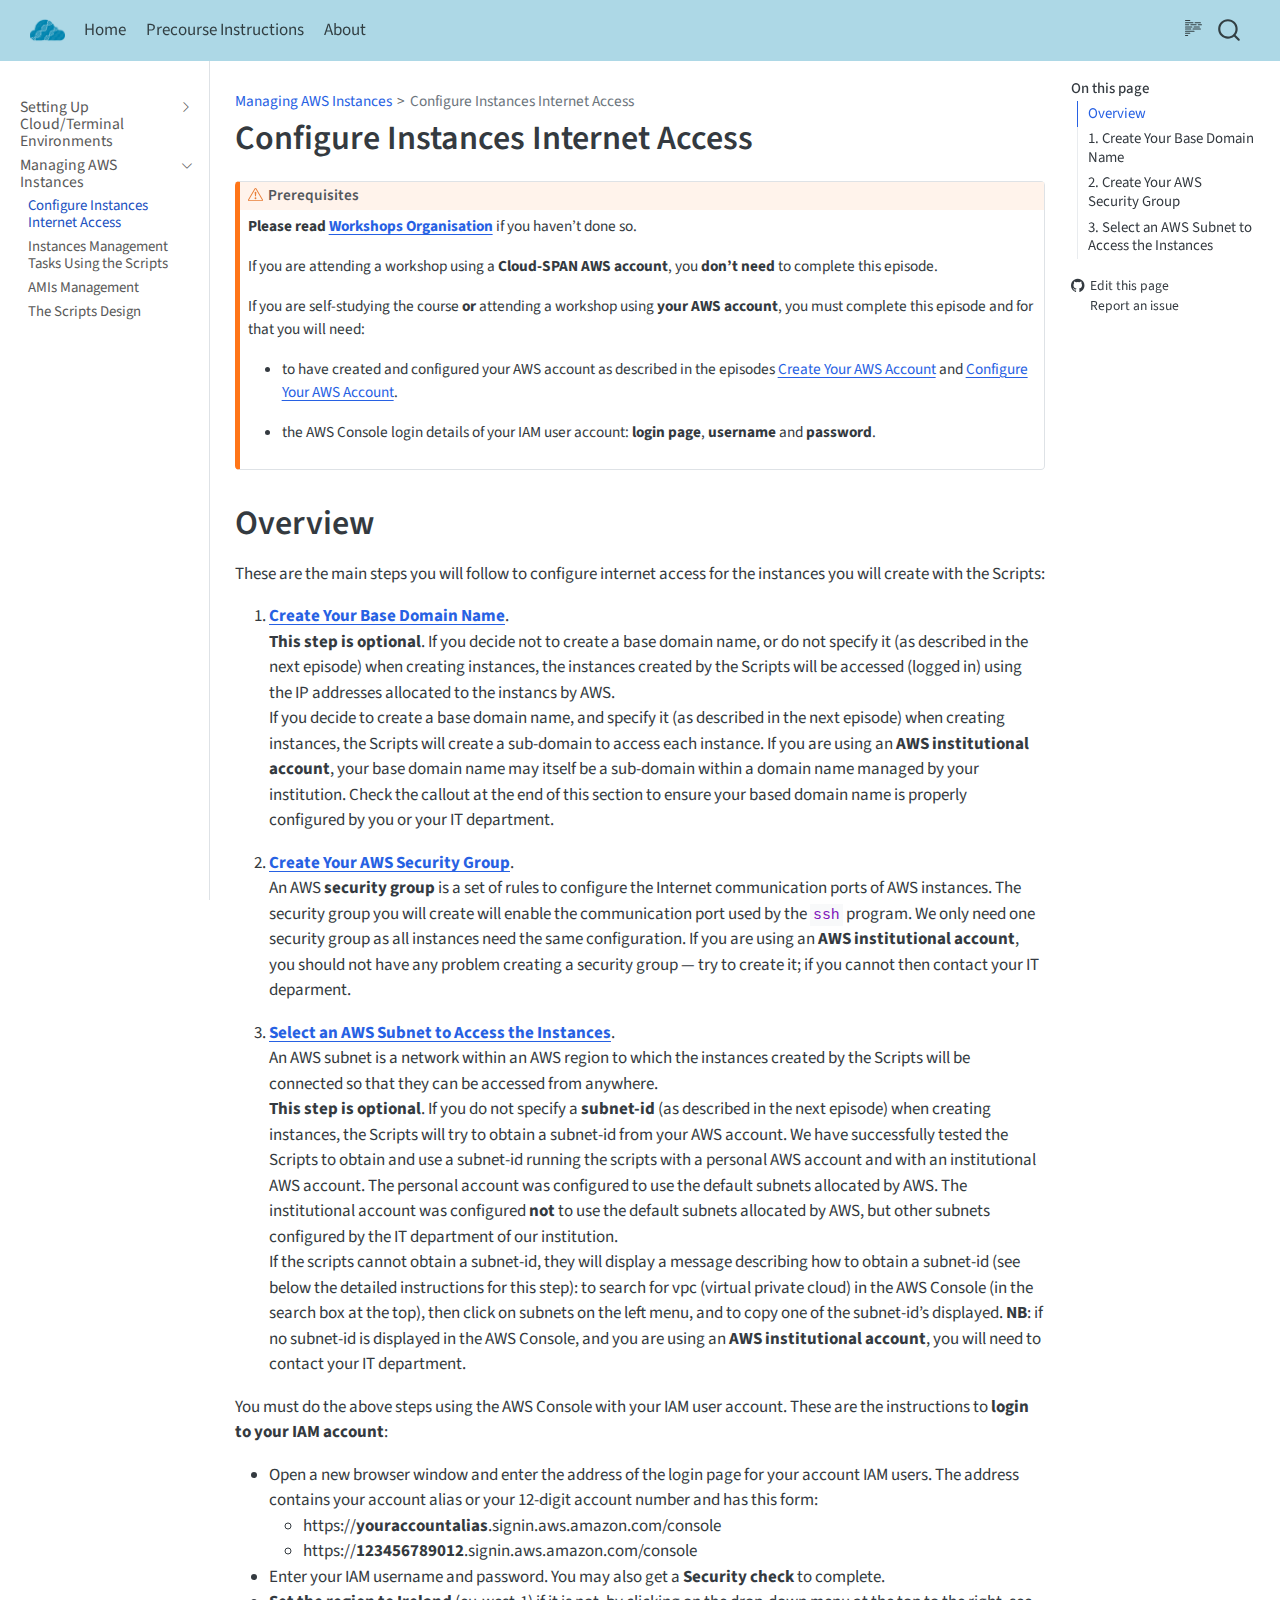
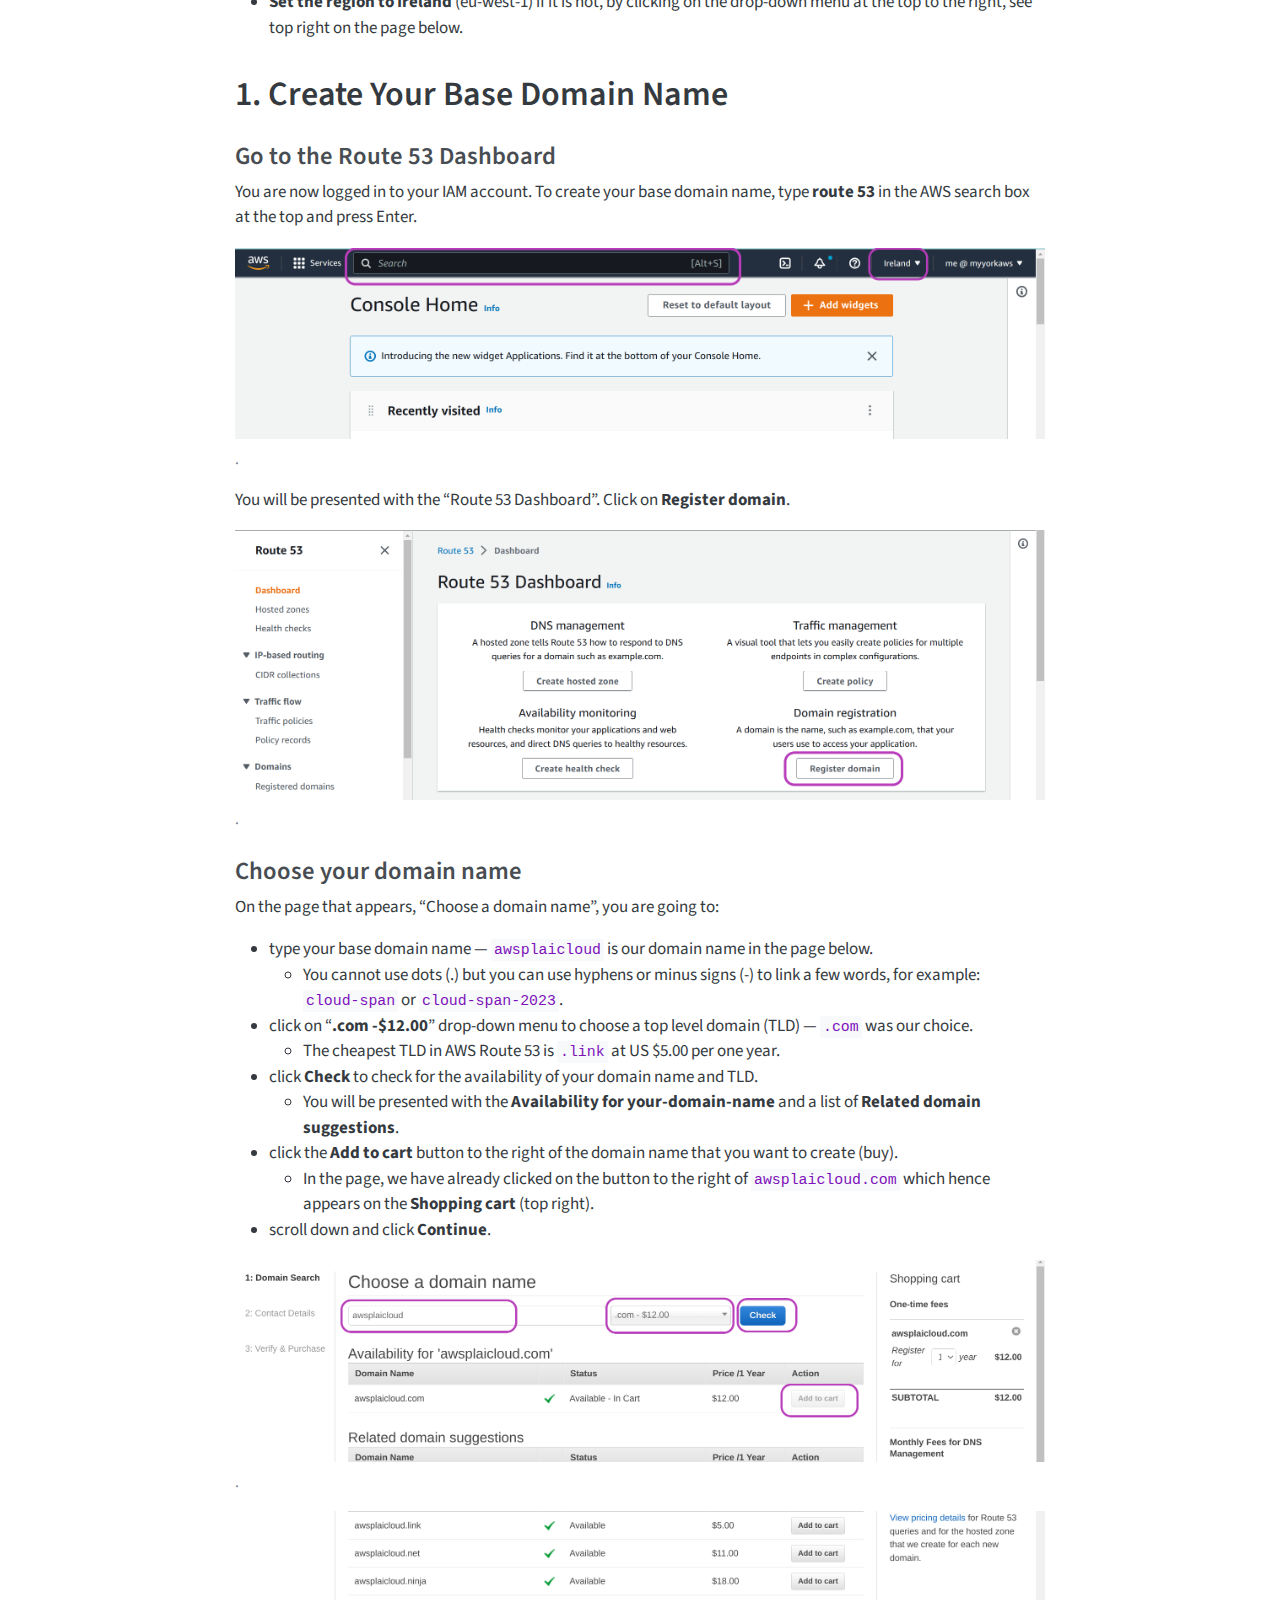
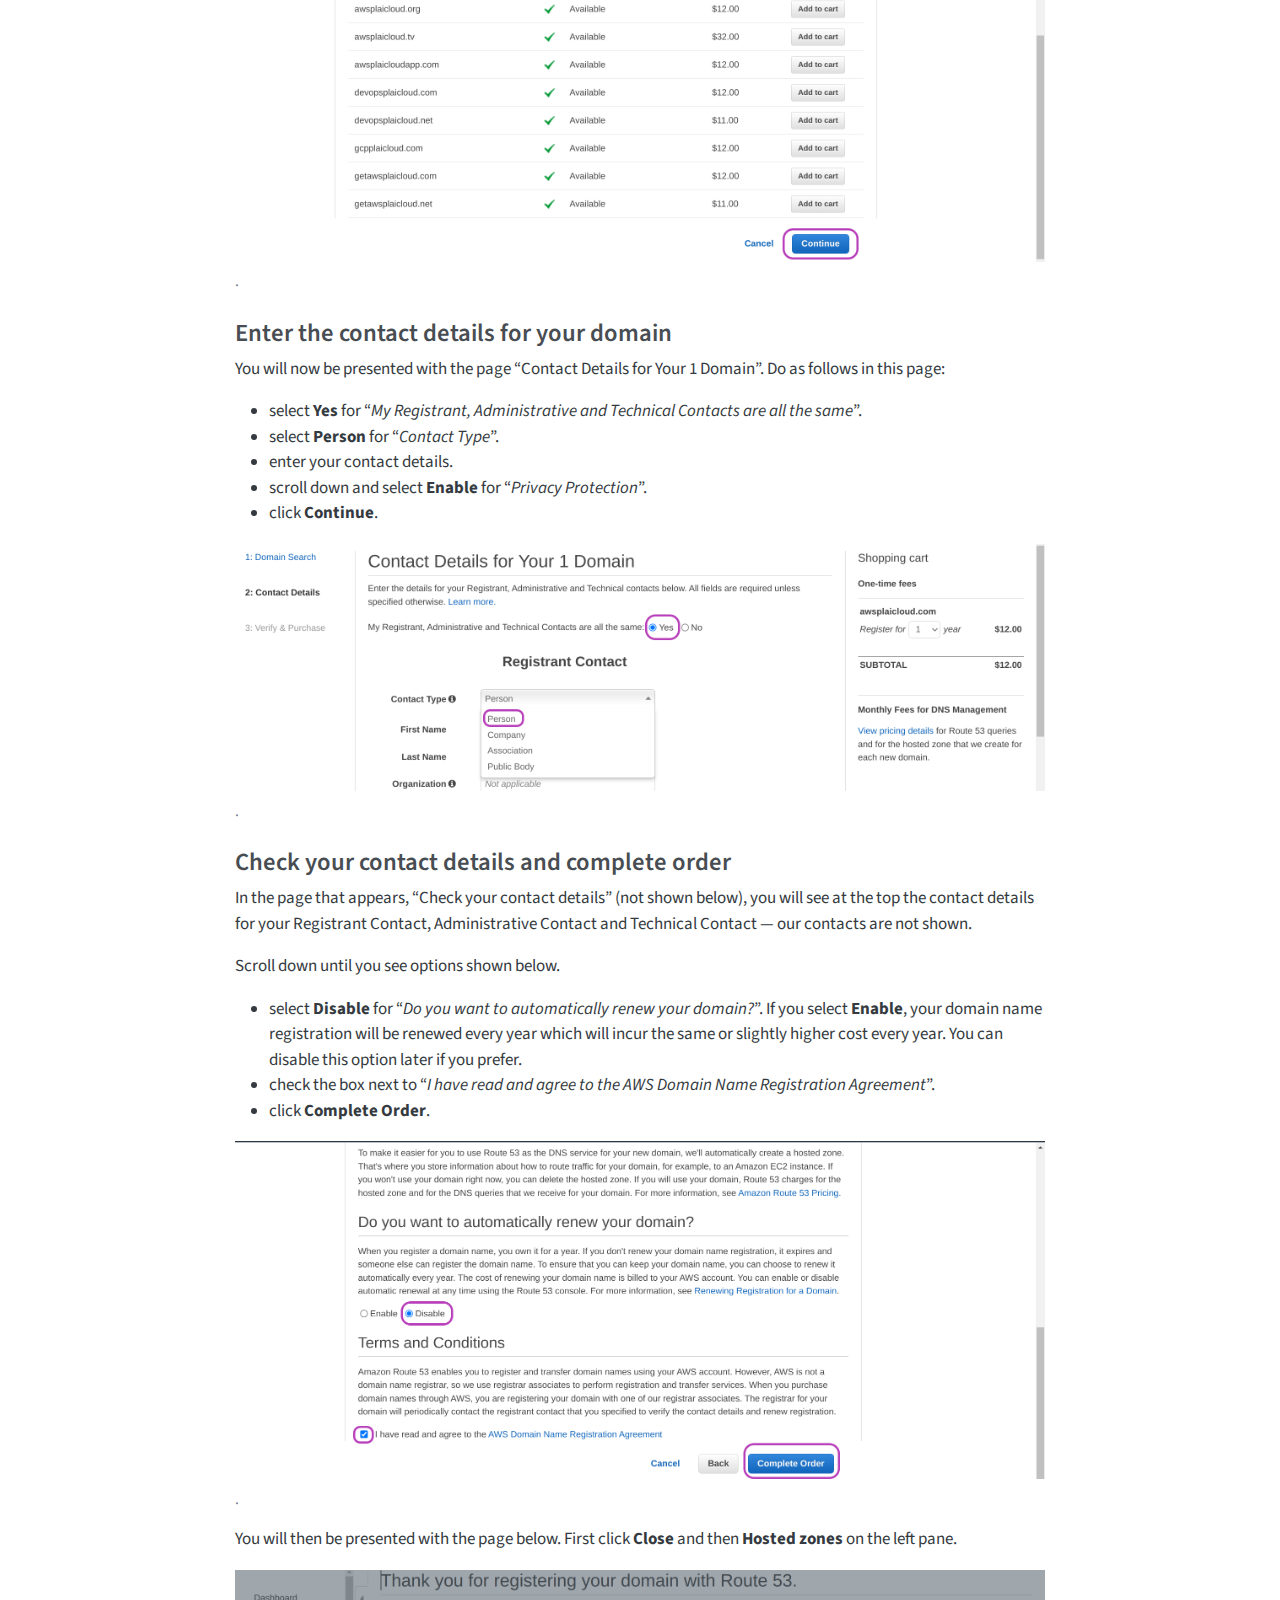
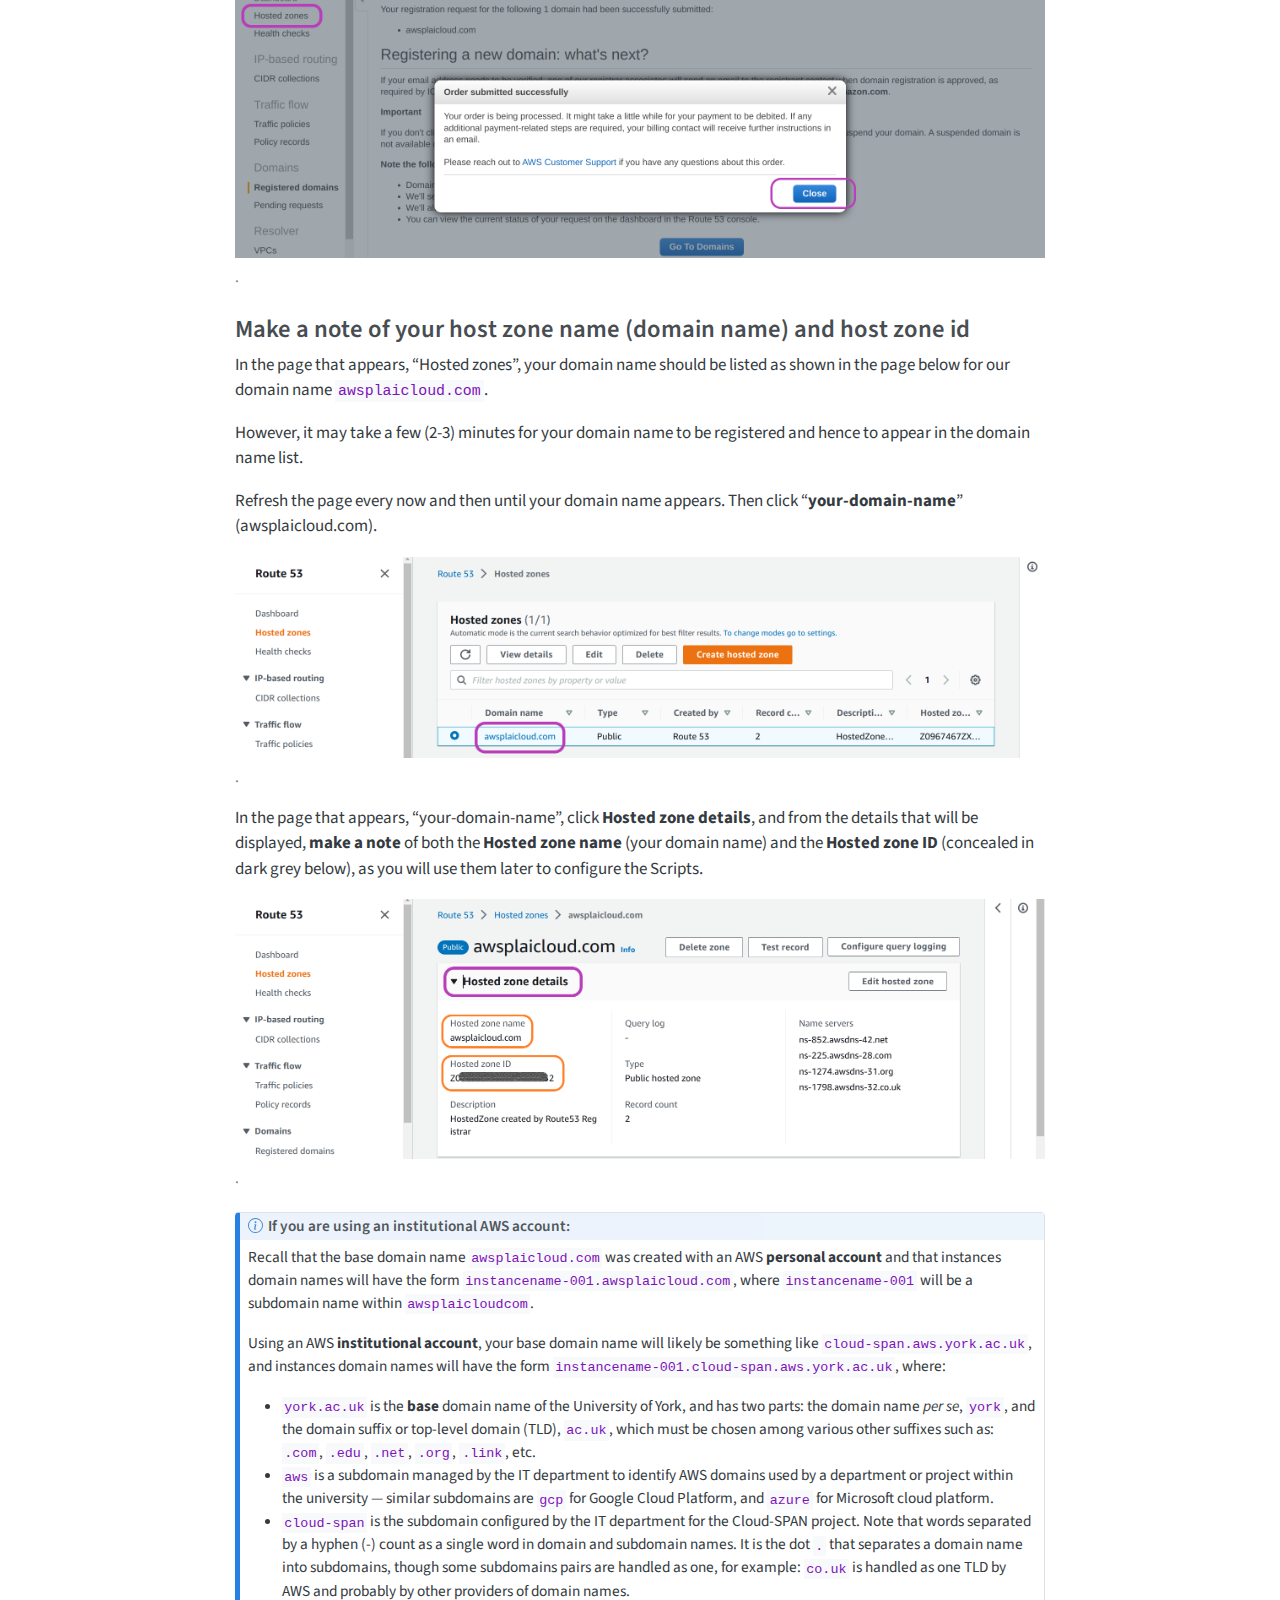
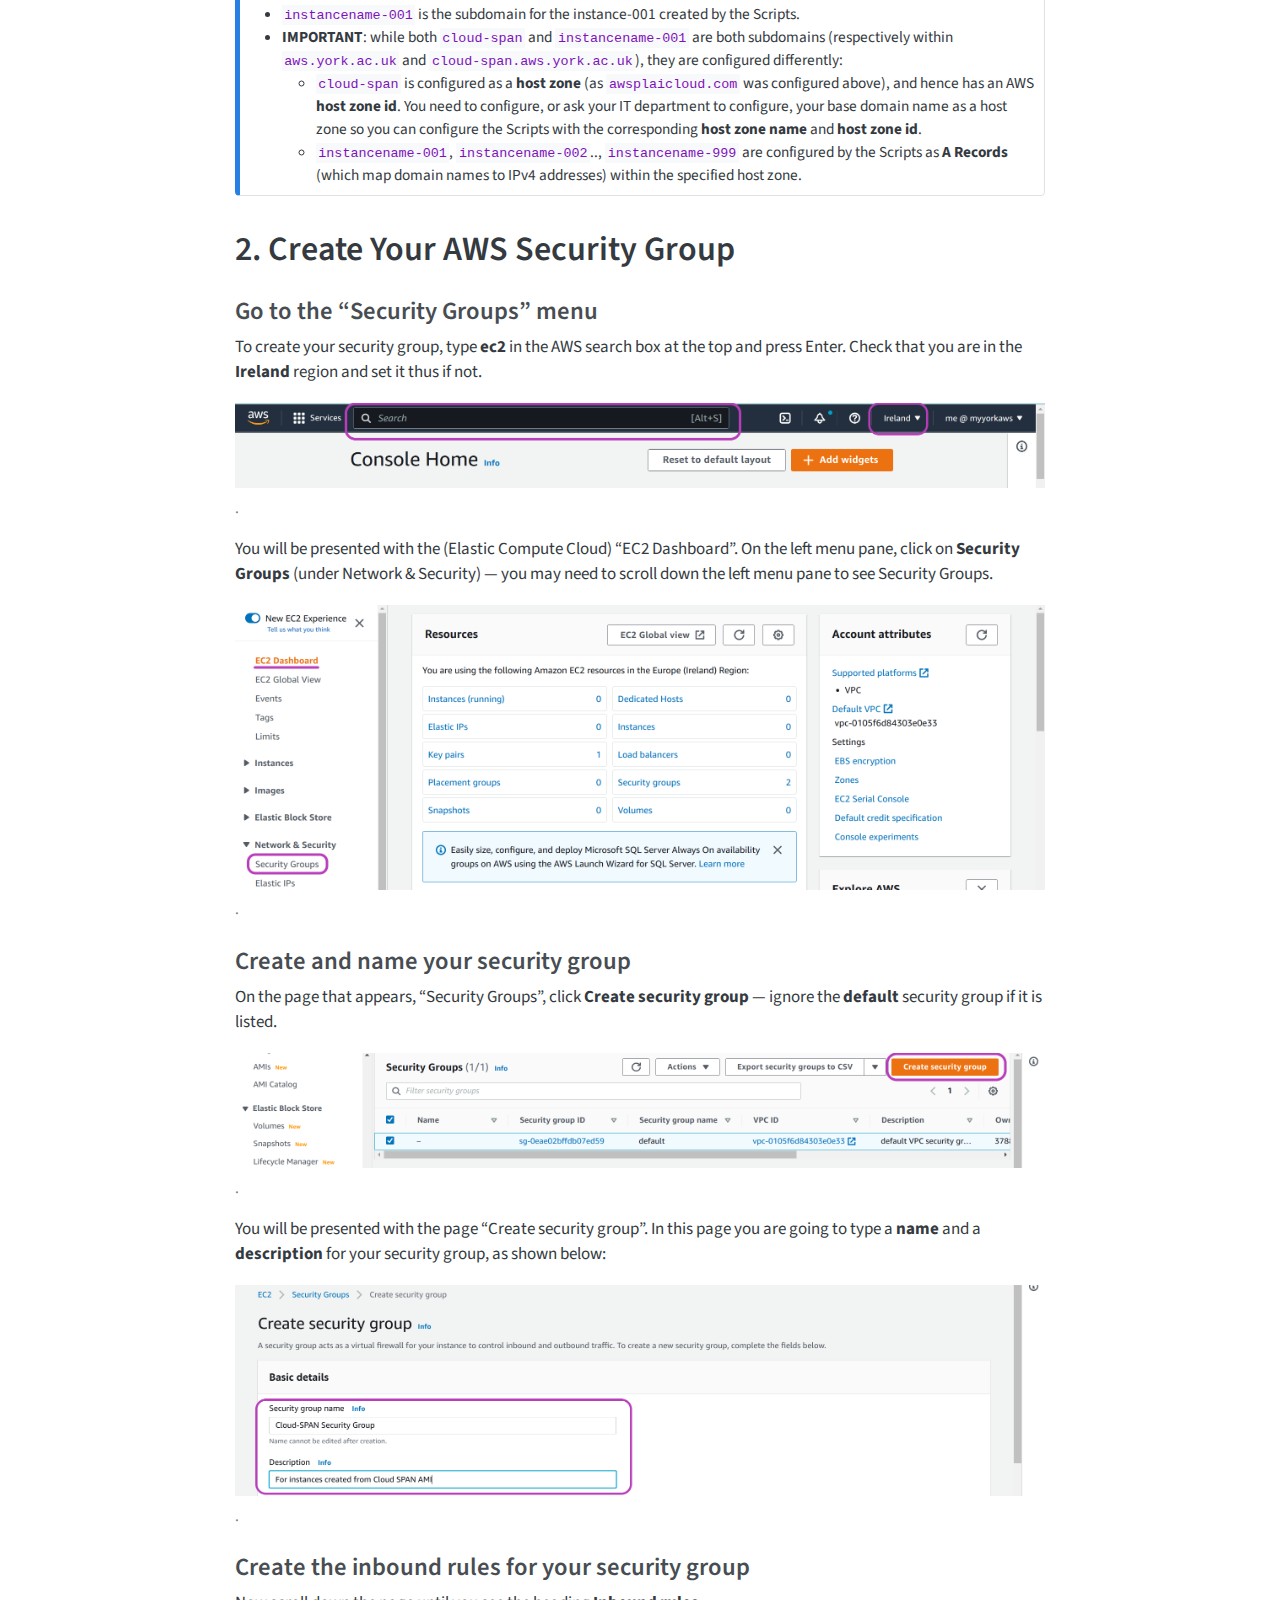
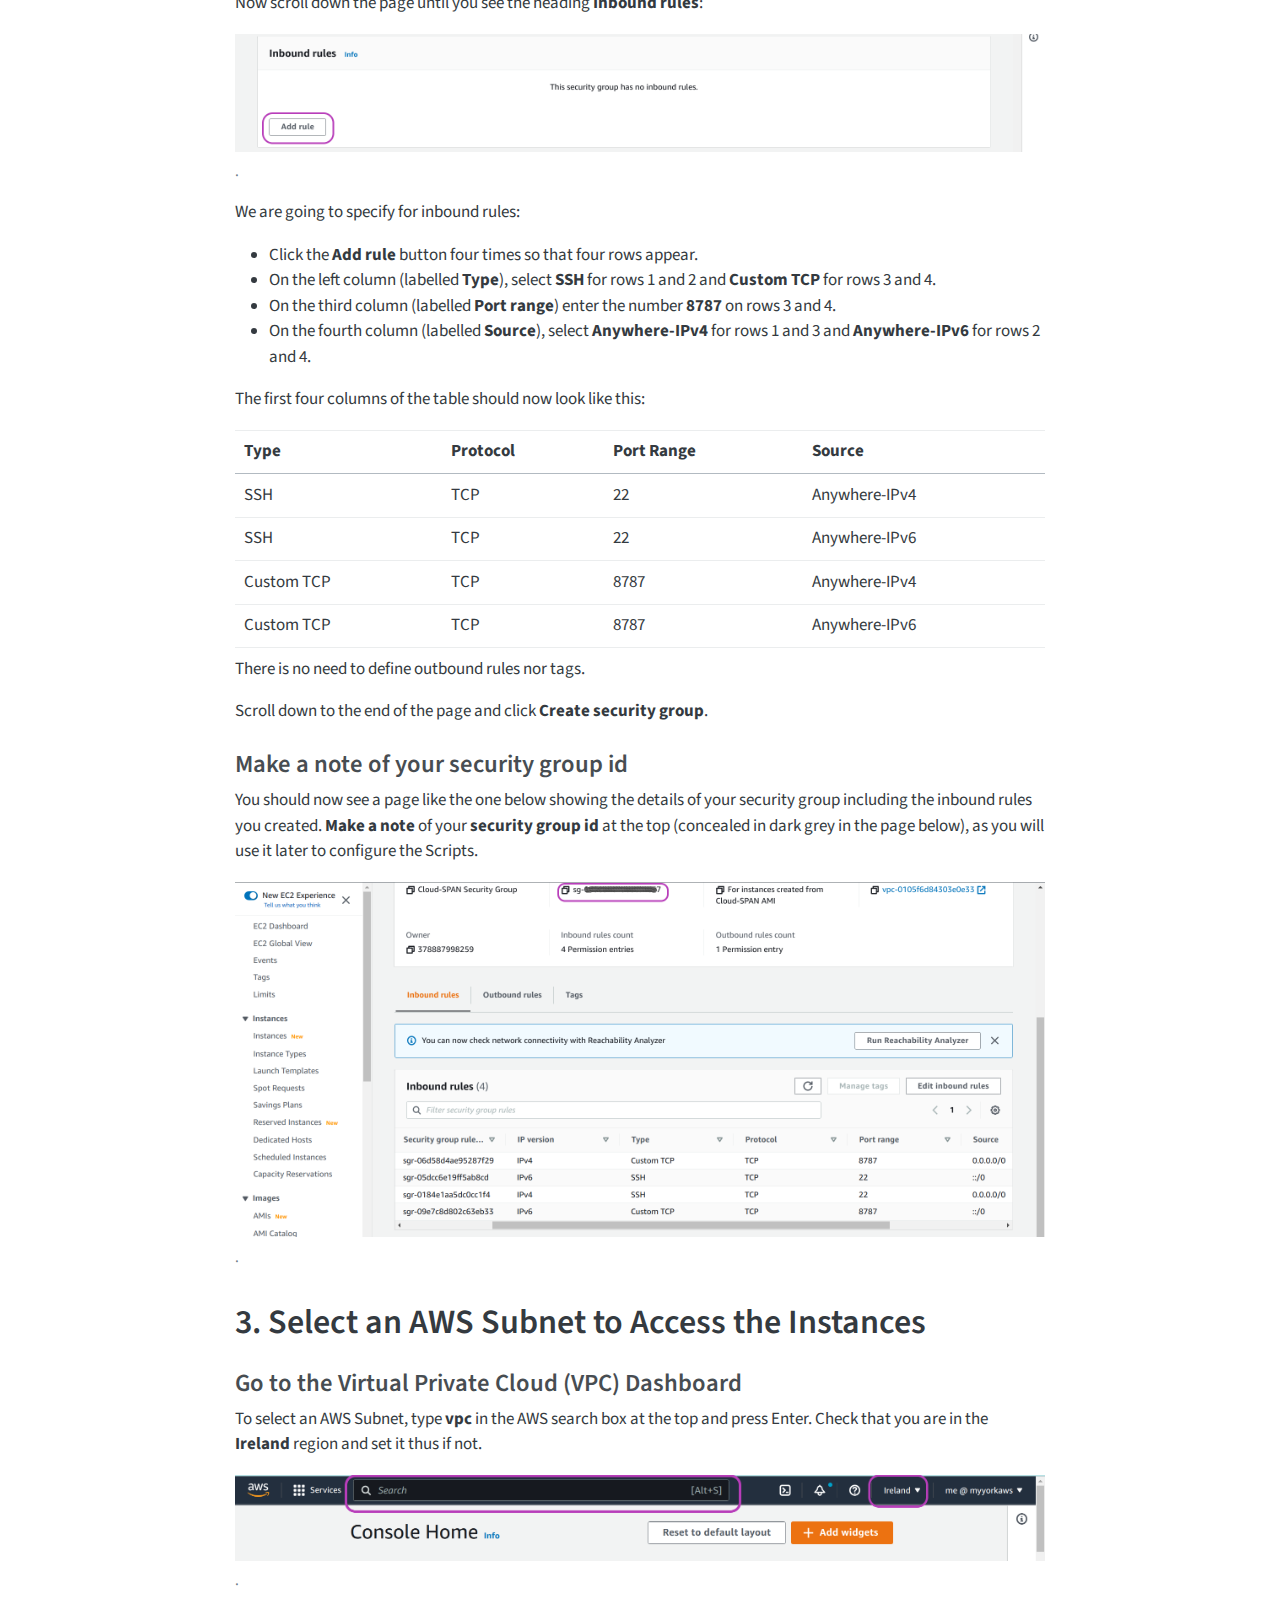
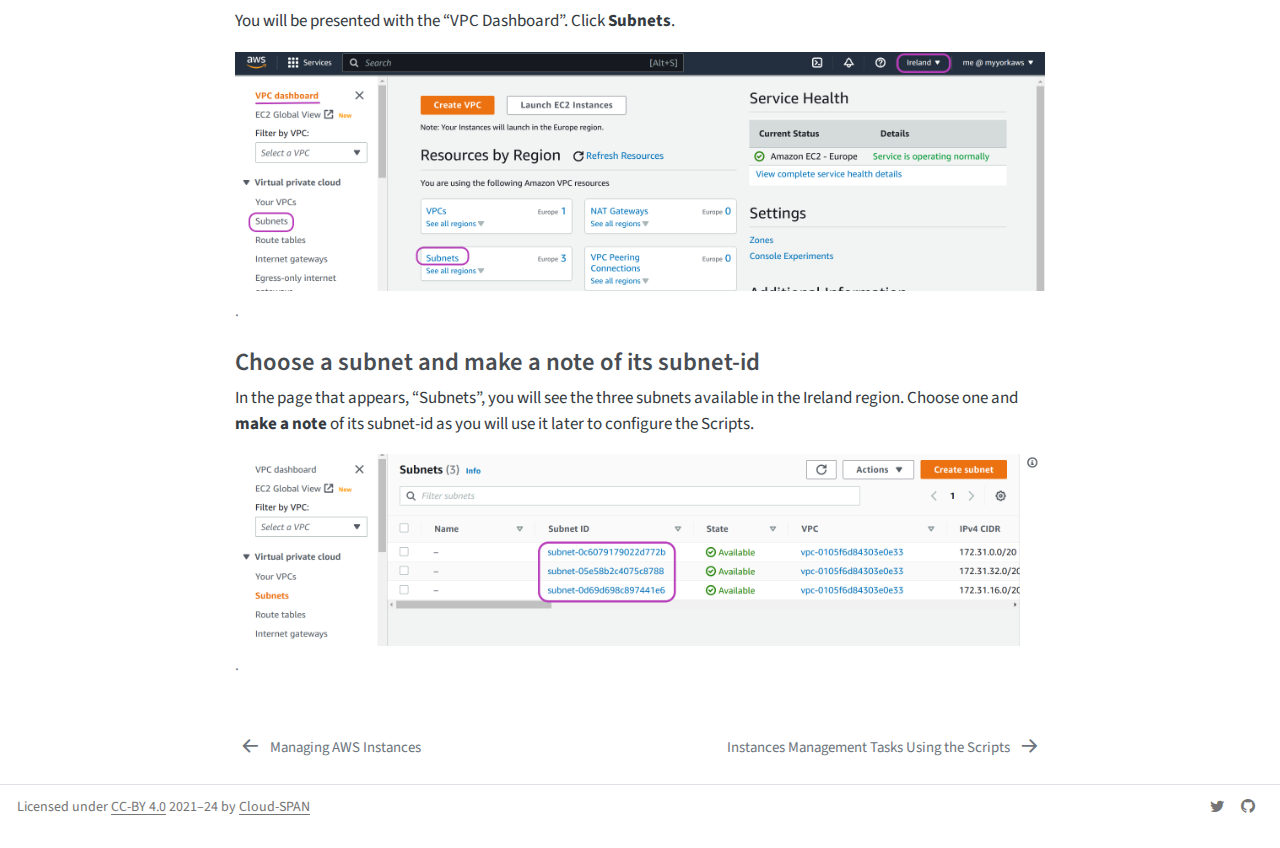
<file: docs/lesson02-managing-aws-instances/01-configure-instances-internet.html>
<!DOCTYPE html>
<html xmlns="http://www.w3.org/1999/xhtml" lang="en" xml:lang="en"><head>

<meta charset="utf-8">
<meta name="generator" content="quarto-1.5.57">

<meta name="viewport" content="width=device-width, initial-scale=1.0, user-scalable=yes">


<title>Configure Instances Internet Access – Automated Management of AWS Instances</title>
<style>
code{white-space: pre-wrap;}
span.smallcaps{font-variant: small-caps;}
div.columns{display: flex; gap: min(4vw, 1.5em);}
div.column{flex: auto; overflow-x: auto;}
div.hanging-indent{margin-left: 1.5em; text-indent: -1.5em;}
ul.task-list{list-style: none;}
ul.task-list li input[type="checkbox"] {
  width: 0.8em;
  margin: 0 0.8em 0.2em -1em; /* quarto-specific, see https://github.com/quarto-dev/quarto-cli/issues/4556 */ 
  vertical-align: middle;
}
</style>


<script src="../../site_libs/quarto-nav/quarto-nav.js"></script>
<script src="../../site_libs/clipboard/clipboard.min.js"></script>
<script src="../../site_libs/quarto-search/autocomplete.umd.js"></script>
<script src="../../site_libs/quarto-search/fuse.min.js"></script>
<script src="../../site_libs/quarto-search/quarto-search.js"></script>
<meta name="quarto:offset" content="../../">
<link href="../../docs/lesson02-managing-aws-instances/02-instances-management.html" rel="next">
<link href="../../docs/lesson02-managing-aws-instances/index.html" rel="prev">
<link href="../../images/cloud-span-icon.png" rel="icon" type="image/png">
<script src="../../site_libs/quarto-html/quarto.js"></script>
<script src="../../site_libs/quarto-html/popper.min.js"></script>
<script src="../../site_libs/quarto-html/tippy.umd.min.js"></script>
<script src="../../site_libs/quarto-html/anchor.min.js"></script>
<link href="../../site_libs/quarto-html/tippy.css" rel="stylesheet">
<link href="../../site_libs/quarto-html/quarto-syntax-highlighting.css" rel="stylesheet" id="quarto-text-highlighting-styles">
<script src="../../site_libs/bootstrap/bootstrap.min.js"></script>
<link href="../../site_libs/bootstrap/bootstrap-icons.css" rel="stylesheet">
<link href="../../site_libs/bootstrap/bootstrap.min.css" rel="stylesheet" id="quarto-bootstrap" data-mode="light">
<script id="quarto-search-options" type="application/json">{
  "location": "navbar",
  "copy-button": false,
  "collapse-after": 3,
  "panel-placement": "end",
  "type": "overlay",
  "limit": 50,
  "keyboard-shortcut": [
    "f",
    "/",
    "s"
  ],
  "show-item-context": false,
  "language": {
    "search-no-results-text": "No results",
    "search-matching-documents-text": "matching documents",
    "search-copy-link-title": "Copy link to search",
    "search-hide-matches-text": "Hide additional matches",
    "search-more-match-text": "more match in this document",
    "search-more-matches-text": "more matches in this document",
    "search-clear-button-title": "Clear",
    "search-text-placeholder": "",
    "search-detached-cancel-button-title": "Cancel",
    "search-submit-button-title": "Submit",
    "search-label": "Search"
  }
}</script>


<link rel="stylesheet" href="../../styles.css">
</head>

<body class="nav-sidebar docked nav-fixed">

<div id="quarto-search-results"></div>
  <header id="quarto-header" class="headroom fixed-top">
    <nav class="navbar navbar-expand-lg " data-bs-theme="dark">
      <div class="navbar-container container-fluid">
      <div class="navbar-brand-container mx-auto">
    <a href="../../index.html" class="navbar-brand navbar-brand-logo">
    <img src="../../images/cloud-span-icon.png" alt="Cloud-SPAN logo." class="navbar-logo">
    </a>
  </div>
            <div id="quarto-search" class="" title="Search"></div>
          <button class="navbar-toggler" type="button" data-bs-toggle="collapse" data-bs-target="#navbarCollapse" aria-controls="navbarCollapse" role="menu" aria-expanded="false" aria-label="Toggle navigation" onclick="if (window.quartoToggleHeadroom) { window.quartoToggleHeadroom(); }">
  <span class="navbar-toggler-icon"></span>
</button>
          <div class="collapse navbar-collapse" id="navbarCollapse">
            <ul class="navbar-nav navbar-nav-scroll me-auto">
  <li class="nav-item">
    <a class="nav-link" href="../../index.html"> 
<span class="menu-text">Home</span></a>
  </li>  
  <li class="nav-item">
    <a class="nav-link" href="../../docs/miscellanea/precourse-instructions.html"> 
<span class="menu-text">Precourse Instructions</span></a>
  </li>  
  <li class="nav-item">
    <a class="nav-link" href="../../docs/miscellanea/about.html"> 
<span class="menu-text">About</span></a>
  </li>  
</ul>
          </div> <!-- /navcollapse -->
            <div class="quarto-navbar-tools">
  <a href="" class="quarto-reader-toggle quarto-navigation-tool px-1" onclick="window.quartoToggleReader(); return false;" title="Toggle reader mode">
  <div class="quarto-reader-toggle-btn">
  <i class="bi"></i>
  </div>
</a>
</div>
      </div> <!-- /container-fluid -->
    </nav>
  <nav class="quarto-secondary-nav">
    <div class="container-fluid d-flex">
      <button type="button" class="quarto-btn-toggle btn" data-bs-toggle="collapse" role="button" data-bs-target=".quarto-sidebar-collapse-item" aria-controls="quarto-sidebar" aria-expanded="false" aria-label="Toggle sidebar navigation" onclick="if (window.quartoToggleHeadroom) { window.quartoToggleHeadroom(); }">
        <i class="bi bi-layout-text-sidebar-reverse"></i>
      </button>
        <nav class="quarto-page-breadcrumbs" aria-label="breadcrumb"><ol class="breadcrumb"><li class="breadcrumb-item"><a href="../../docs/lesson02-managing-aws-instances/index.html">Managing AWS Instances</a></li><li class="breadcrumb-item"><a href="../../docs/lesson02-managing-aws-instances/01-configure-instances-internet.html">Configure Instances Internet Access</a></li></ol></nav>
        <a class="flex-grow-1" role="navigation" data-bs-toggle="collapse" data-bs-target=".quarto-sidebar-collapse-item" aria-controls="quarto-sidebar" aria-expanded="false" aria-label="Toggle sidebar navigation" onclick="if (window.quartoToggleHeadroom) { window.quartoToggleHeadroom(); }">      
        </a>
    </div>
  </nav>
</header>
<!-- content -->
<div id="quarto-content" class="quarto-container page-columns page-rows-contents page-layout-full page-navbar">
<!-- sidebar -->
  <nav id="quarto-sidebar" class="sidebar collapse collapse-horizontal quarto-sidebar-collapse-item sidebar-navigation docked overflow-auto">
    <div class="sidebar-menu-container"> 
    <ul class="list-unstyled mt-1">
        <li class="sidebar-item sidebar-item-section">
      <div class="sidebar-item-container"> 
            <a href="../../docs/lesson01-setting-work-envs/index.html" class="sidebar-item-text sidebar-link">
 <span class="menu-text">Setting Up Cloud/Terminal Environments</span></a>
          <a class="sidebar-item-toggle text-start collapsed" data-bs-toggle="collapse" data-bs-target="#quarto-sidebar-section-1" role="navigation" aria-expanded="false" aria-label="Toggle section">
            <i class="bi bi-chevron-right ms-2"></i>
          </a> 
      </div>
      <ul id="quarto-sidebar-section-1" class="collapse list-unstyled sidebar-section depth1 ">  
          <li class="sidebar-item">
  <div class="sidebar-item-container"> 
  <a href="../../docs/lesson01-setting-work-envs/01-create-aws-account.html" class="sidebar-item-text sidebar-link">
 <span class="menu-text">Create Your AWS Account</span></a>
  </div>
</li>
          <li class="sidebar-item">
  <div class="sidebar-item-container"> 
  <a href="../../docs/lesson01-setting-work-envs/02-configure-account.html" class="sidebar-item-text sidebar-link">
 <span class="menu-text">Configure Your AWS Account</span></a>
  </div>
</li>
          <li class="sidebar-item">
  <div class="sidebar-item-container"> 
  <a href="../../docs/lesson01-setting-work-envs/03-configure-terminal.html" class="sidebar-item-text sidebar-link">
 <span class="menu-text">Configure Your Terminal Environment</span></a>
  </div>
</li>
          <li class="sidebar-item">
  <div class="sidebar-item-container"> 
  <a href="../../docs/lesson01-setting-work-envs/04-configure-cloudshell.html" class="sidebar-item-text sidebar-link">
 <span class="menu-text">Configure Your AWS CloudShell Environment</span></a>
  </div>
</li>
      </ul>
  </li>
        <li class="sidebar-item sidebar-item-section">
      <div class="sidebar-item-container"> 
            <a href="../../docs/lesson02-managing-aws-instances/index.html" class="sidebar-item-text sidebar-link">
 <span class="menu-text">Managing AWS Instances</span></a>
          <a class="sidebar-item-toggle text-start" data-bs-toggle="collapse" data-bs-target="#quarto-sidebar-section-2" role="navigation" aria-expanded="true" aria-label="Toggle section">
            <i class="bi bi-chevron-right ms-2"></i>
          </a> 
      </div>
      <ul id="quarto-sidebar-section-2" class="collapse list-unstyled sidebar-section depth1 show">  
          <li class="sidebar-item">
  <div class="sidebar-item-container"> 
  <a href="../../docs/lesson02-managing-aws-instances/01-configure-instances-internet.html" class="sidebar-item-text sidebar-link active">
 <span class="menu-text">Configure Instances Internet Access</span></a>
  </div>
</li>
          <li class="sidebar-item">
  <div class="sidebar-item-container"> 
  <a href="../../docs/lesson02-managing-aws-instances/02-instances-management.html" class="sidebar-item-text sidebar-link">
 <span class="menu-text">Instances Management Tasks Using the Scripts</span></a>
  </div>
</li>
          <li class="sidebar-item">
  <div class="sidebar-item-container"> 
  <a href="../../docs/lesson02-managing-aws-instances/03-ami-management.html" class="sidebar-item-text sidebar-link">
 <span class="menu-text">AMIs Management</span></a>
  </div>
</li>
          <li class="sidebar-item">
  <div class="sidebar-item-container"> 
  <a href="../../docs/lesson02-managing-aws-instances/04-scripts-design.html" class="sidebar-item-text sidebar-link">
 <span class="menu-text">The Scripts Design</span></a>
  </div>
</li>
      </ul>
  </li>
    </ul>
    </div>
</nav>
<div id="quarto-sidebar-glass" class="quarto-sidebar-collapse-item" data-bs-toggle="collapse" data-bs-target=".quarto-sidebar-collapse-item"></div>
<!-- margin-sidebar -->
    <div id="quarto-margin-sidebar" class="sidebar margin-sidebar">
        <nav id="TOC" role="doc-toc" class="toc-active">
    <h2 id="toc-title">On this page</h2>
   
  <ul>
  <li><a href="#overview" id="toc-overview" class="nav-link active" data-scroll-target="#overview">Overview</a></li>
  <li><a href="#create-your-base-domain-name" id="toc-create-your-base-domain-name" class="nav-link" data-scroll-target="#create-your-base-domain-name">1. Create Your Base Domain Name</a>
  <ul class="collapse">
  <li><a href="#go-to-the-route-53-dashboard" id="toc-go-to-the-route-53-dashboard" class="nav-link" data-scroll-target="#go-to-the-route-53-dashboard">Go to the Route 53 Dashboard</a></li>
  <li><a href="#choose-your-domain-name" id="toc-choose-your-domain-name" class="nav-link" data-scroll-target="#choose-your-domain-name">Choose your domain name</a></li>
  <li><a href="#enter-the-contact-details-for-your-domain" id="toc-enter-the-contact-details-for-your-domain" class="nav-link" data-scroll-target="#enter-the-contact-details-for-your-domain">Enter the contact details for your domain</a></li>
  <li><a href="#check-your-contact-details-and-complete-order" id="toc-check-your-contact-details-and-complete-order" class="nav-link" data-scroll-target="#check-your-contact-details-and-complete-order">Check your contact details and complete order</a></li>
  <li><a href="#make-a-note-of-your-host-zone-name-domain-name-and-host-zone-id" id="toc-make-a-note-of-your-host-zone-name-domain-name-and-host-zone-id" class="nav-link" data-scroll-target="#make-a-note-of-your-host-zone-name-domain-name-and-host-zone-id">Make a note of your host zone name (domain name) and host zone id</a></li>
  </ul></li>
  <li><a href="#create-your-aws-security-group" id="toc-create-your-aws-security-group" class="nav-link" data-scroll-target="#create-your-aws-security-group">2. Create Your AWS Security Group</a>
  <ul class="collapse">
  <li><a href="#go-to-the-security-groups-menu" id="toc-go-to-the-security-groups-menu" class="nav-link" data-scroll-target="#go-to-the-security-groups-menu">Go to the “Security Groups” menu</a></li>
  <li><a href="#create-and-name-your-security-group" id="toc-create-and-name-your-security-group" class="nav-link" data-scroll-target="#create-and-name-your-security-group">Create and name your security group</a></li>
  <li><a href="#create-the-inbound-rules-for-your-security-group" id="toc-create-the-inbound-rules-for-your-security-group" class="nav-link" data-scroll-target="#create-the-inbound-rules-for-your-security-group">Create the inbound rules for your security group</a></li>
  <li><a href="#make-a-note-of-your-security-group-id" id="toc-make-a-note-of-your-security-group-id" class="nav-link" data-scroll-target="#make-a-note-of-your-security-group-id">Make a note of your security group id</a></li>
  </ul></li>
  <li><a href="#select-an-aws-subnet-to-access-the-instances" id="toc-select-an-aws-subnet-to-access-the-instances" class="nav-link" data-scroll-target="#select-an-aws-subnet-to-access-the-instances">3. Select an AWS Subnet to Access the Instances</a>
  <ul class="collapse">
  <li><a href="#go-to-the-virtual-private-cloud-vpc-dashboard" id="toc-go-to-the-virtual-private-cloud-vpc-dashboard" class="nav-link" data-scroll-target="#go-to-the-virtual-private-cloud-vpc-dashboard">Go to the Virtual Private Cloud (VPC) Dashboard</a></li>
  <li><a href="#choose-a-subnet-and-make-a-note-of-its-subnet-id" id="toc-choose-a-subnet-and-make-a-note-of-its-subnet-id" class="nav-link" data-scroll-target="#choose-a-subnet-and-make-a-note-of-its-subnet-id">Choose a subnet and make a note of its subnet-id</a></li>
  </ul></li>
  </ul>
<div class="toc-actions"><ul><li><a href="https://github.com/Cloud-SPAN/nerc-metagenomics-v2q/edit/main/docs/lesson02-managing-aws-instances/01-configure-instances-internet.qmd" class="toc-action"><i class="bi bi-github"></i>Edit this page</a></li><li><a href="https://github.com/Cloud-SPAN/nerc-metagenomics-v2q/issues/new" class="toc-action"><i class="bi empty"></i>Report an issue</a></li></ul></div></nav>
    </div>
<!-- main -->
<main class="content column-body" id="quarto-document-content">

<header id="title-block-header" class="quarto-title-block default"><nav class="quarto-page-breadcrumbs quarto-title-breadcrumbs d-none d-lg-block" aria-label="breadcrumb"><ol class="breadcrumb"><li class="breadcrumb-item"><a href="../../docs/lesson02-managing-aws-instances/index.html">Managing AWS Instances</a></li><li class="breadcrumb-item"><a href="../../docs/lesson02-managing-aws-instances/01-configure-instances-internet.html">Configure Instances Internet Access</a></li></ol></nav>
<div class="quarto-title">
<h1 class="title">Configure Instances Internet Access</h1>
</div>



<div class="quarto-title-meta column-body">

    
  
    
  </div>
  


</header>


<div class="callout callout-style-default callout-warning callout-titled">
<div class="callout-header d-flex align-content-center">
<div class="callout-icon-container">
<i class="callout-icon"></i>
</div>
<div class="callout-title-container flex-fill">
Prerequisites
</div>
</div>
<div class="callout-body-container callout-body">
<p><strong>Please read <a href="../../index.html#workshops-organisation">Workshops Organisation</a></strong> if you haven’t done so.</p>
<p>If you are attending a workshop using a <strong>Cloud-SPAN AWS account</strong>, you <strong>don’t need</strong> to complete this episode.</p>
<p>If you are self-studying the course <strong>or</strong> attending a workshop using <strong>your AWS account</strong>, you must complete this episode and for that you will need:</p>
<ul>
<li><p>to have created and configured your AWS account as described in the episodes <a href="../../docs/lesson01-setting-work-envs/01-create-aws-account.html">Create Your AWS Account</a> and <a href="../../docs/lesson01-setting-work-envs/02-configure-account.html">Configure Your AWS Account</a>.</p></li>
<li><p>the AWS Console login details of your IAM user account: <strong>login page</strong>, <strong>username</strong> and <strong>password</strong>.</p></li>
</ul>
</div>
</div>
<section id="overview" class="level1">
<h1>Overview</h1>
<p>These are the main steps you will follow to configure internet access for the instances you will create with the Scripts:</p>
<ol type="1">
<li><p><strong><a href="#create-your-base-domain-name">Create Your Base Domain Name</a></strong>.<br>
<strong>This step is optional</strong>. If you decide not to create a base domain name, or do not specify it (as described in the next episode) when creating instances, the instances created by the Scripts will be accessed (logged in) using the IP addresses allocated to the instancs by AWS.<br>
If you decide to create a base domain name, and specify it (as described in the next episode) when creating instances, the Scripts will create a sub-domain to access each instance. If you are using an <strong>AWS institutional account</strong>, your base domain name may itself be a sub-domain within a domain name managed by your institution. Check the callout at the end of this section to ensure your based domain name is properly configured by you or your IT department.</p></li>
<li><p><strong><a href="#create-your-aws-security-group">Create Your AWS Security Group</a></strong>.<br>
An AWS <strong>security group</strong> is a set of rules to configure the Internet communication ports of AWS instances. The security group you will create will enable the communication port used by the <code>ssh</code> program. We only need one security group as all instances need the same configuration. If you are using an <strong>AWS institutional account</strong>, you should not have any problem creating a security group — try to create it; if you cannot then contact your IT deparment.</p></li>
<li><p><strong><a href="#select-an-aws-subnet-to-access-the-instances">Select an AWS Subnet to Access the Instances</a></strong>.<br>
An AWS subnet is a network within an AWS region to which the instances created by the Scripts will be connected so that they can be accessed from anywhere.<br>
<strong>This step is optional</strong>. If you do not specify a <strong>subnet-id</strong> (as described in the next episode) when creating instances, the Scripts will try to obtain a subnet-id from your AWS account. We have successfully tested the Scripts to obtain and use a subnet-id running the scripts with a personal AWS account and with an institutional AWS account. The personal account was configured to use the default subnets allocated by AWS. The institutional account was conﬁgured <strong>not</strong> to use the default subnets allocated by AWS, but other subnets conﬁgured by the IT department of our institution.<br>
If the scripts cannot obtain a subnet-id, they will display a message describing how to obtain a subnet-id (see below the detailed instructions for this step): to search for vpc (virtual private cloud) in the AWS Console (in the search box at the top), then click on subnets on the left menu, and to copy one of the subnet-id’s displayed. <strong>NB</strong>: if no subnet-id is displayed in the AWS Console, and you are using an <strong>AWS institutional account</strong>, you will need to contact your IT department.</p></li>
</ol>
<p>You must do the above steps using the AWS Console with your IAM user account. These are the instructions to <strong>login to your IAM account</strong>:</p>
<ul>
<li>Open a new browser window and enter the address of the login page for your account IAM users. The address contains your account alias or your 12-digit account number and has this form:
<ul>
<li>https://<strong>youraccountalias</strong>.signin.aws.amazon.com/console</li>
<li>https://<strong>123456789012</strong>.signin.aws.amazon.com/console</li>
</ul></li>
<li>Enter your IAM username and password. You may also get a <strong>Security check</strong> to complete.</li>
<li><strong>Set the region to Ireland</strong> (eu-west-1) if it is not, by clicking on the drop-down menu at the top to the right, see top right on the page below.</li>
</ul>
</section>
<section id="create-your-base-domain-name" class="level1">
<h1>1. Create Your Base Domain Name</h1>
<section id="go-to-the-route-53-dashboard" class="level3">
<h3 class="anchored" data-anchor-id="go-to-the-route-53-dashboard">Go to the Route 53 Dashboard</h3>
<p>You are now logged in to your IAM account. To create your base domain name, type <strong>route 53</strong> in the AWS search box at the top and press Enter.</p>
<div class="quarto-figure quarto-figure-center">
<figure class="figure">
<p><img src="../../images/01-instances-internet-access/01-login-n-go-to-route53.png" class="img-fluid figure-img" alt="Screenshot of AWS Console page in a browser with the region drop-down menu on the top right and the AWS search box in the middle top circled" width="900"></p>
<figcaption>.</figcaption>
</figure>
</div>
<p>You will be presented with the “Route 53 Dashboard”. Click on <strong>Register domain</strong>.</p>
<div class="quarto-figure quarto-figure-center">
<figure class="figure">
<p><img src="../../images/01-instances-internet-access/02-route53-dashboard-go2-register-domain.png" class="img-fluid figure-img" alt="Screenshot of AWS Console Route 53 Dashboard page in a browser with the option Register domain on the bottom right circled" width="900"></p>
<figcaption>.</figcaption>
</figure>
</div>
</section>
<section id="choose-your-domain-name" class="level3">
<h3 class="anchored" data-anchor-id="choose-your-domain-name">Choose your domain name</h3>
<p>On the page that appears, “Choose a domain name”, you are going to:</p>
<ul>
<li>type your base domain name — <code>awsplaicloud</code> is our domain name in the page below.
<ul>
<li>You cannot use dots (.) but you can use hyphens or minus signs (-) to link a few words, for example: <code>cloud-span</code> or <code>cloud-span-2023</code>.</li>
</ul></li>
<li>click on “<strong>.com -$12.00</strong>” drop-down menu to choose a top level domain (TLD) — <code>.com</code> was our choice.<br>

<ul>
<li>The cheapest TLD in AWS Route 53 is <code>.link</code> at US $5.00 per one year.</li>
</ul></li>
<li>click <strong>Check</strong> to check for the availability of your domain name and TLD.<br>

<ul>
<li>You will be presented with the <strong>Availability for your-domain-name</strong> and a list of <strong>Related domain suggestions</strong>.</li>
</ul></li>
<li>click the <strong>Add to cart</strong> button to the right of the domain name that you want to create (buy).<br>

<ul>
<li>In the page, we have already clicked on the button to the right of <code>awsplaicloud.com</code> which hence appears on the <strong>Shopping cart</strong> (top right).</li>
</ul></li>
<li>scroll down and click <strong>Continue</strong>.</li>
</ul>
<div class="quarto-figure quarto-figure-center">
<figure class="figure">
<p><img src="../../images/01-instances-internet-access/03-enter-domain-name-choose-TLD-check-availability-add2cart.png" class="img-fluid figure-img" alt="Two screenshots put together of the AWS Console Choose a domain name page in a browser with the following items circled: on the top left the box to enter a domain, on the top right the drop-down to choose the top-level domain and to the right the Check button to check availabilty, just below that button the Add to cart button, and the bottom right the Continue button." width="900"></p>
<figcaption>.</figcaption>
</figure>
</div>
<div class="quarto-figure quarto-figure-center">
<figure class="figure">
<p><img src="../../images/01-instances-internet-access/03-enter-domain-name-choose-TLD-check-availability-add2cart-continue.png" class="img-fluid figure-img" width="900"></p>
<figcaption>.</figcaption>
</figure>
</div>
</section>
<section id="enter-the-contact-details-for-your-domain" class="level3">
<h3 class="anchored" data-anchor-id="enter-the-contact-details-for-your-domain">Enter the contact details for your domain</h3>
<p>You will now be presented with the page “Contact Details for Your 1 Domain”. Do as follows in this page:</p>
<ul>
<li>select <strong>Yes</strong> for “<em>My Registrant, Administrative and Technical Contacts are all the same</em>”.</li>
<li>select <strong>Person</strong> for “<em>Contact Type</em>”.</li>
<li>enter your contact details.</li>
<li>scroll down and select <strong>Enable</strong> for “<em>Privacy Protection</em>”.</li>
<li>click <strong>Continue</strong>.</li>
</ul>
<div class="quarto-figure quarto-figure-center">
<figure class="figure">
<p><img src="../../images/01-instances-internet-access/04-enter-contact-details-enable-privacy-protection-contact-type-menu.png" class="img-fluid figure-img" alt="Screenshot of AWS Console Contact Details for Your 1 Domain page in a browser with the following two items circled: above the middle to the right, the Yes button for the option My Registrant, Administrative, and Technical Contacts are all the same, and in the middle the Person value for the option Contact Type." width="900"></p>
<figcaption>.</figcaption>
</figure>
</div>
</section>
<section id="check-your-contact-details-and-complete-order" class="level3">
<h3 class="anchored" data-anchor-id="check-your-contact-details-and-complete-order">Check your contact details and complete order</h3>
<p>In the page that appears, “Check your contact details” (not shown below), you will see at the top the contact details for your Registrant Contact, Administrative Contact and Technical Contact — our contacts are not shown.</p>
<p>Scroll down until you see options shown below.</p>
<ul>
<li>select <strong>Disable</strong> for “<em>Do you want to automatically renew your domain?</em>”. If you select <strong>Enable</strong>, your domain name registration will be renewed every year which will incur the same or slightly higher cost every year. You can disable this option later if you prefer.</li>
<li>check the box next to “<em>I have read and agree to the AWS Domain Name Registration Agreement</em>”.</li>
<li>click <strong>Complete Order</strong>.</li>
</ul>
<div class="quarto-figure quarto-figure-center">
<figure class="figure">
<p><img src="../../images/01-instances-internet-access/05-select-renewal-option-check-TCs-complete-order.png" class="img-fluid figure-img" alt="Screenshot of AWS Console Check your contact details page but scrolled down so that, that page title is not shown; in the part that is shown, the following items are circled: in the middle left the Disable radio button for option Do you want to automatically renew your domain, in the bottom left the checked checkbox for I have read and agree to the AWS Domain Name Registration Agreement, and on the bottom right the Complete Order button that in a browser with the region menu at the top right and AWS CloudShell option in the middle top circled" width="900"></p>
<figcaption>.</figcaption>
</figure>
</div>
<p>You will then be presented with the page below. First click <strong>Close</strong> and then <strong>Hosted zones</strong> on the left pane.</p>
<div class="quarto-figure quarto-figure-center">
<figure class="figure">
<p><img src="../../images/01-instances-internet-access/06-order-submitted-successfully-message.png" class="img-fluid figure-img" alt="Screenshot of AWS Console Thank you for registering your domain with Route 53 page in a browser showing the callout message Order submitted successfully and the button Close on the bottom right circled; also circled is the option Hosted zones on the top left in the pane menu of the page" width="900"></p>
<figcaption>.</figcaption>
</figure>
</div>
</section>
<section id="make-a-note-of-your-host-zone-name-domain-name-and-host-zone-id" class="level3">
<h3 class="anchored" data-anchor-id="make-a-note-of-your-host-zone-name-domain-name-and-host-zone-id">Make a note of your host zone name (domain name) and host zone id</h3>
<p>In the page that appears, “Hosted zones”, your domain name should be listed as shown in the page below for our domain name <code>awsplaicloud.com</code>.</p>
<p>However, it may take a few (2-3) minutes for your domain name to be registered and hence to appear in the domain name list.</p>
<p>Refresh the page every now and then until your domain name appears. Then click “<strong>your-domain-name</strong>” (awsplaicloud.com).</p>
<div class="quarto-figure quarto-figure-center">
<figure class="figure">
<p><img src="../../images/01-instances-internet-access/09-check-domain-name-n-click-view-details.png" class="img-fluid figure-img" alt="Screenshot of AWS Console Hosted zones page in a browser with the domain name awsplaicloud.com in the middle bottom circled" width="900"></p>
<figcaption>.</figcaption>
</figure>
</div>
<p>In the page that appears, “your-domain-name”, click <strong>Hosted zone details</strong>, and from the details that will be displayed, <strong>make a note</strong> of both the <strong>Hosted zone name</strong> (your domain name) and the <strong>Hosted zone ID</strong> (concealed in dark grey below), as you will use them later to configure the Scripts.</p>
<div class="quarto-figure quarto-figure-center">
<figure class="figure">
<p><img src="../../images/01-instances-internet-access/11-take-note-of-domain-name-n-host-zone-id.png" class="img-fluid figure-img" alt="Screenshot of AWS Console awsplaicloud.com domain name page in a browser with the following items circled: above the middle to the right, the drop-down menu Hosted zone details, in the midle the Hosted zone name and its value awsplaicloud.com, and below the Hosted zone ID with its value hidden." width="900"></p>
<figcaption>.</figcaption>
</figure>
</div>
<div class="callout callout-style-default callout-note callout-titled">
<div class="callout-header d-flex align-content-center">
<div class="callout-icon-container">
<i class="callout-icon"></i>
</div>
<div class="callout-title-container flex-fill">
If you are using an institutional AWS account:
</div>
</div>
<div class="callout-body-container callout-body">
<p>Recall that the base domain name <code>awsplaicloud.com</code> was created with an AWS <strong>personal account</strong> and that instances domain names will have the form <code>instancename-001.awsplaicloud.com</code>, where <code>instancename-001</code> will be a subdomain name within <code>awsplaicloudcom</code>.</p>
<p>Using an AWS <strong>institutional account</strong>, your base domain name will likely be something like <code>cloud-span.aws.york.ac.uk</code>, and instances domain names will have the form <code>instancename-001.cloud-span.aws.york.ac.uk</code>, where:</p>
<ul>
<li><code>york.ac.uk</code> is the <strong>base</strong> domain name of the University of York, and has two parts: the domain name <em>per se</em>, <code>york</code>, and the domain suffix or top-level domain (TLD), <code>ac.uk</code>, which must be chosen among various other suffixes such as: <code>.com</code>, <code>.edu</code>, <code>.net</code>, <code>.org</code>, <code>.link</code>, etc.</li>
<li><code>aws</code> is a subdomain managed by the IT department to identify AWS domains used by a department or project within the university — similar subdomains are <code>gcp</code> for Google Cloud Platform, and <code>azure</code> for Microsoft cloud platform.</li>
<li><code>cloud-span</code> is the subdomain configured by the IT department for the Cloud-SPAN project. Note that words separated by a hyphen (-) count as a single word in domain and subdomain names. It is the dot <code>.</code> that separates a domain name into subdomains, though some subdomains pairs are handled as one, for example: <code>co.uk</code> is handled as one TLD by AWS and probably by other providers of domain names.</li>
<li><code>instancename-001</code> is the subdomain for the instance-001 created by the Scripts.</li>
<li><strong>IMPORTANT</strong>: while both <code>cloud-span</code> and <code>instancename-001</code> are both subdomains (respectively within <code>aws.york.ac.uk</code> and <code>cloud-span.aws.york.ac.uk</code>), they are configured differently:
<ul>
<li><code>cloud-span</code> is configured as a <strong>host zone</strong> (as <code>awsplaicloud.com</code> was configured above), and hence has an AWS <strong>host zone id</strong>. You need to configure, or ask your IT department to configure, your base domain name as a host zone so you can configure the Scripts with the corresponding <strong>host zone name</strong> and <strong>host zone id</strong>.</li>
<li><code>instancename-001</code>, <code>instancename-002</code>.., <code>instancename-999</code> are configured by the Scripts as <strong>A Records</strong> (which map domain names to IPv4 addresses) within the specified host zone.</li>
</ul></li>
</ul>
</div>
</div>
</section>
</section>
<section id="create-your-aws-security-group" class="level1">
<h1>2. Create Your AWS Security Group</h1>
<section id="go-to-the-security-groups-menu" class="level3">
<h3 class="anchored" data-anchor-id="go-to-the-security-groups-menu">Go to the “Security Groups” menu</h3>
<p>To create your security group, type <strong>ec2</strong> in the AWS search box at the top and press Enter. Check that you are in the <strong>Ireland</strong> region and set it thus if not.</p>
<div class="quarto-figure quarto-figure-center">
<figure class="figure">
<p><img src="../../images/01-instances-internet-access/12-secgrp-go-to-ec2-dashboard.png" class="img-fluid figure-img" alt="Screenshot of AWS Console page in a browser with the region drop-down menu on the top right and the AWS search box in the middle top circled" width="900"></p>
<figcaption>.</figcaption>
</figure>
</div>
<p>You will be presented with the (Elastic Compute Cloud) “EC2 Dashboard”. On the left menu pane, click on <strong>Security Groups</strong> (under Network &amp; Security) — you may need to scroll down the left menu pane to see Security Groups.</p>
<div class="quarto-figure quarto-figure-center">
<figure class="figure">
<p><img src="../../images/01-instances-internet-access/13-ec2-dashboard-goto-security-group-menu.png" class="img-fluid figure-img" alt="Screenshot of AWS Console EC2 Dashboard page in a browser with the heading EC2 Dashboard on the top left underlined, and the option Security Groups on bottom left circled." width="900"></p>
<figcaption>.</figcaption>
</figure>
</div>
</section>
<section id="create-and-name-your-security-group" class="level3">
<h3 class="anchored" data-anchor-id="create-and-name-your-security-group">Create and name your security group</h3>
<p>On the page that appears, “Security Groups”, click <strong>Create security group</strong> — ignore the <strong>default</strong> security group if it is listed.</p>
<div class="quarto-figure quarto-figure-center">
<figure class="figure">
<p><img src="../../images/01-instances-internet-access/14-ec2-security-groups-menu.png" class="img-fluid figure-img" alt="Screenshot of AWS Console Security Groups page in a browser with the button Create security group circled." width="900"></p>
<figcaption>.</figcaption>
</figure>
</div>
<p>You will be presented with the page “Create security group”. In this page you are going to type a <strong>name</strong> and a <strong>description</strong> for your security group, as shown below:</p>
<div class="quarto-figure quarto-figure-center">
<figure class="figure">
<p><img src="../../images/01-instances-internet-access/15-ec2-security-groups-create-group-name.png" class="img-fluid figure-img" alt="Screenshot of AWS Console Create security group page in a browser with options Security group name and Description circled." width="900"></p>
<figcaption>.</figcaption>
</figure>
</div>
</section>
<section id="create-the-inbound-rules-for-your-security-group" class="level3">
<h3 class="anchored" data-anchor-id="create-the-inbound-rules-for-your-security-group">Create the inbound rules for your security group</h3>
<p>Now scroll down the page until you see the heading <strong>Inbound rules</strong>:</p>
<div class="quarto-figure quarto-figure-center">
<figure class="figure">
<p><img src="../../images/01-instances-internet-access/16-ec2-security-groups-inbound-rules-menu.png" class="img-fluid figure-img" alt="Screenshot of AWS Console Create security group page in a browser, scrolled down and showing the button Add rule circled." width="900"></p>
<figcaption>.</figcaption>
</figure>
</div>
<p>We are going to specify for inbound rules:</p>
<ul>
<li>Click the <strong>Add rule</strong> button four times so that four rows appear.</li>
<li>On the left column (labelled <strong>Type</strong>), select <strong>SSH</strong> for rows 1 and 2 and <strong>Custom TCP</strong> for rows 3 and 4.</li>
<li>On the third column (labelled <strong>Port range</strong>) enter the number <strong>8787</strong> on rows 3 and 4.</li>
<li>On the fourth column (labelled <strong>Source</strong>), select <strong>Anywhere-IPv4</strong> for rows 1 and 3 and <strong>Anywhere-IPv6</strong> for rows 2 and 4.</li>
</ul>
<p>The first four columns of the table should now look like this:</p>
<table class="caption-top table">
<thead>
<tr class="header">
<th>Type</th>
<th>Protocol</th>
<th>Port Range</th>
<th>Source</th>
</tr>
</thead>
<tbody>
<tr class="odd">
<td>SSH</td>
<td>TCP</td>
<td>22</td>
<td>Anywhere-IPv4</td>
</tr>
<tr class="even">
<td>SSH</td>
<td>TCP</td>
<td>22</td>
<td>Anywhere-IPv6</td>
</tr>
<tr class="odd">
<td>Custom TCP</td>
<td>TCP</td>
<td>8787</td>
<td>Anywhere-IPv4</td>
</tr>
<tr class="even">
<td>Custom TCP</td>
<td>TCP</td>
<td>8787</td>
<td>Anywhere-IPv6</td>
</tr>
</tbody>
</table>
<p>There is no need to define outbound rules nor tags.</p>
<p>Scroll down to the end of the page and click <strong>Create security group</strong>.</p>
</section>
<section id="make-a-note-of-your-security-group-id" class="level3">
<h3 class="anchored" data-anchor-id="make-a-note-of-your-security-group-id">Make a note of your security group id</h3>
<p>You should now see a page like the one below showing the details of your security group including the inbound rules you created. <strong>Make a note</strong> of your <strong>security group id</strong> at the top (concealed in dark grey in the page below), as you will use it later to configure the Scripts.</p>
<div class="quarto-figure quarto-figure-center">
<figure class="figure">
<p><img src="../../images/01-instances-internet-access/19-ec2-security-groups-inbound-rules-created.png" class="img-fluid figure-img" alt="Screenshot of AWS Console Cloud-SPAN Security Group page in a browser showing the security group ID circled but hidden." width="900"></p>
<figcaption>.</figcaption>
</figure>
</div>
</section>
</section>
<section id="select-an-aws-subnet-to-access-the-instances" class="level1">
<h1>3. Select an AWS Subnet to Access the Instances</h1>
<section id="go-to-the-virtual-private-cloud-vpc-dashboard" class="level3">
<h3 class="anchored" data-anchor-id="go-to-the-virtual-private-cloud-vpc-dashboard">Go to the Virtual Private Cloud (VPC) Dashboard</h3>
<p>To select an AWS Subnet, type <strong>vpc</strong> in the AWS search box at the top and press Enter. Check that you are in the <strong>Ireland</strong> region and set it thus if not.</p>
<div class="quarto-figure quarto-figure-center">
<figure class="figure">
<p><img src="../../images/01-instances-internet-access/20-subnet-goto-vpc-dashboard.png" class="img-fluid figure-img" alt="Screenshot of AWS Console page in a browser with the region drop-down menu at the top right and AWS search box in the middle top circled" width="900"></p>
<figcaption>.</figcaption>
</figure>
</div>
<p>You will be presented with the “VPC Dashboard”. Click <strong>Subnets</strong>.</p>
<div class="quarto-figure quarto-figure-center">
<figure class="figure">
<p><img src="../../images/01-instances-internet-access/21-subnet-vpc-dashboard.png" class="img-fluid figure-img" alt="Screenshot of AWS Console VPC Dashboard page in a browser with the option Subnet on the menu pane on the left and on the body page on the left circled, and the region drop-down menu on the top right showing Ireland circled as well." width="900"></p>
<figcaption>.</figcaption>
</figure>
</div>
</section>
<section id="choose-a-subnet-and-make-a-note-of-its-subnet-id" class="level3">
<h3 class="anchored" data-anchor-id="choose-a-subnet-and-make-a-note-of-its-subnet-id">Choose a subnet and make a note of its subnet-id</h3>
<p>In the page that appears, “Subnets”, you will see the three subnets available in the Ireland region. Choose one and <strong>make a note</strong> of its subnet-id as you will use it later to configure the Scripts.</p>
<div class="quarto-figure quarto-figure-center">
<figure class="figure">
<p><img src="../../images/01-instances-internet-access/22-subnet-subnets-list.png" class="img-fluid figure-img" alt="Screenshot of AWS Console Subnets page in a browser showing the resource IDs of the subnets available in the Ireland region, in the middle of the page, circled." width="900"></p>
<figcaption>.</figcaption>
</figure>
</div>


</section>
</section>

<a onclick="window.scrollTo(0, 0); return false;" role="button" id="quarto-back-to-top"><i class="bi bi-arrow-up"></i> Back to top</a></main> <!-- /main -->
<script id="quarto-html-after-body" type="application/javascript">
window.document.addEventListener("DOMContentLoaded", function (event) {
  const toggleBodyColorMode = (bsSheetEl) => {
    const mode = bsSheetEl.getAttribute("data-mode");
    const bodyEl = window.document.querySelector("body");
    if (mode === "dark") {
      bodyEl.classList.add("quarto-dark");
      bodyEl.classList.remove("quarto-light");
    } else {
      bodyEl.classList.add("quarto-light");
      bodyEl.classList.remove("quarto-dark");
    }
  }
  const toggleBodyColorPrimary = () => {
    const bsSheetEl = window.document.querySelector("link#quarto-bootstrap");
    if (bsSheetEl) {
      toggleBodyColorMode(bsSheetEl);
    }
  }
  toggleBodyColorPrimary();  
  const icon = "";
  const anchorJS = new window.AnchorJS();
  anchorJS.options = {
    placement: 'right',
    icon: icon
  };
  anchorJS.add('.anchored');
  const isCodeAnnotation = (el) => {
    for (const clz of el.classList) {
      if (clz.startsWith('code-annotation-')) {                     
        return true;
      }
    }
    return false;
  }
  const onCopySuccess = function(e) {
    // button target
    const button = e.trigger;
    // don't keep focus
    button.blur();
    // flash "checked"
    button.classList.add('code-copy-button-checked');
    var currentTitle = button.getAttribute("title");
    button.setAttribute("title", "Copied!");
    let tooltip;
    if (window.bootstrap) {
      button.setAttribute("data-bs-toggle", "tooltip");
      button.setAttribute("data-bs-placement", "left");
      button.setAttribute("data-bs-title", "Copied!");
      tooltip = new bootstrap.Tooltip(button, 
        { trigger: "manual", 
          customClass: "code-copy-button-tooltip",
          offset: [0, -8]});
      tooltip.show();    
    }
    setTimeout(function() {
      if (tooltip) {
        tooltip.hide();
        button.removeAttribute("data-bs-title");
        button.removeAttribute("data-bs-toggle");
        button.removeAttribute("data-bs-placement");
      }
      button.setAttribute("title", currentTitle);
      button.classList.remove('code-copy-button-checked');
    }, 1000);
    // clear code selection
    e.clearSelection();
  }
  const getTextToCopy = function(trigger) {
      const codeEl = trigger.previousElementSibling.cloneNode(true);
      for (const childEl of codeEl.children) {
        if (isCodeAnnotation(childEl)) {
          childEl.remove();
        }
      }
      return codeEl.innerText;
  }
  const clipboard = new window.ClipboardJS('.code-copy-button:not([data-in-quarto-modal])', {
    text: getTextToCopy
  });
  clipboard.on('success', onCopySuccess);
  if (window.document.getElementById('quarto-embedded-source-code-modal')) {
    // For code content inside modals, clipBoardJS needs to be initialized with a container option
    // TODO: Check when it could be a function (https://github.com/zenorocha/clipboard.js/issues/860)
    const clipboardModal = new window.ClipboardJS('.code-copy-button[data-in-quarto-modal]', {
      text: getTextToCopy,
      container: window.document.getElementById('quarto-embedded-source-code-modal')
    });
    clipboardModal.on('success', onCopySuccess);
  }
    var localhostRegex = new RegExp(/^(?:http|https):\/\/localhost\:?[0-9]*\//);
    var mailtoRegex = new RegExp(/^mailto:/);
      var filterRegex = new RegExp("https:\/\/Cloud-SPAN\.github\.io\/cloud-admin-guide-v2q\/");
    var isInternal = (href) => {
        return filterRegex.test(href) || localhostRegex.test(href) || mailtoRegex.test(href);
    }
    // Inspect non-navigation links and adorn them if external
 	var links = window.document.querySelectorAll('a[href]:not(.nav-link):not(.navbar-brand):not(.toc-action):not(.sidebar-link):not(.sidebar-item-toggle):not(.pagination-link):not(.no-external):not([aria-hidden]):not(.dropdown-item):not(.quarto-navigation-tool):not(.about-link)');
    for (var i=0; i<links.length; i++) {
      const link = links[i];
      if (!isInternal(link.href)) {
        // undo the damage that might have been done by quarto-nav.js in the case of
        // links that we want to consider external
        if (link.dataset.originalHref !== undefined) {
          link.href = link.dataset.originalHref;
        }
      }
    }
  function tippyHover(el, contentFn, onTriggerFn, onUntriggerFn) {
    const config = {
      allowHTML: true,
      maxWidth: 500,
      delay: 100,
      arrow: false,
      appendTo: function(el) {
          return el.parentElement;
      },
      interactive: true,
      interactiveBorder: 10,
      theme: 'quarto',
      placement: 'bottom-start',
    };
    if (contentFn) {
      config.content = contentFn;
    }
    if (onTriggerFn) {
      config.onTrigger = onTriggerFn;
    }
    if (onUntriggerFn) {
      config.onUntrigger = onUntriggerFn;
    }
    window.tippy(el, config); 
  }
  const noterefs = window.document.querySelectorAll('a[role="doc-noteref"]');
  for (var i=0; i<noterefs.length; i++) {
    const ref = noterefs[i];
    tippyHover(ref, function() {
      // use id or data attribute instead here
      let href = ref.getAttribute('data-footnote-href') || ref.getAttribute('href');
      try { href = new URL(href).hash; } catch {}
      const id = href.replace(/^#\/?/, "");
      const note = window.document.getElementById(id);
      if (note) {
        return note.innerHTML;
      } else {
        return "";
      }
    });
  }
  const xrefs = window.document.querySelectorAll('a.quarto-xref');
  const processXRef = (id, note) => {
    // Strip column container classes
    const stripColumnClz = (el) => {
      el.classList.remove("page-full", "page-columns");
      if (el.children) {
        for (const child of el.children) {
          stripColumnClz(child);
        }
      }
    }
    stripColumnClz(note)
    if (id === null || id.startsWith('sec-')) {
      // Special case sections, only their first couple elements
      const container = document.createElement("div");
      if (note.children && note.children.length > 2) {
        container.appendChild(note.children[0].cloneNode(true));
        for (let i = 1; i < note.children.length; i++) {
          const child = note.children[i];
          if (child.tagName === "P" && child.innerText === "") {
            continue;
          } else {
            container.appendChild(child.cloneNode(true));
            break;
          }
        }
        if (window.Quarto?.typesetMath) {
          window.Quarto.typesetMath(container);
        }
        return container.innerHTML
      } else {
        if (window.Quarto?.typesetMath) {
          window.Quarto.typesetMath(note);
        }
        return note.innerHTML;
      }
    } else {
      // Remove any anchor links if they are present
      const anchorLink = note.querySelector('a.anchorjs-link');
      if (anchorLink) {
        anchorLink.remove();
      }
      if (window.Quarto?.typesetMath) {
        window.Quarto.typesetMath(note);
      }
      // TODO in 1.5, we should make sure this works without a callout special case
      if (note.classList.contains("callout")) {
        return note.outerHTML;
      } else {
        return note.innerHTML;
      }
    }
  }
  for (var i=0; i<xrefs.length; i++) {
    const xref = xrefs[i];
    tippyHover(xref, undefined, function(instance) {
      instance.disable();
      let url = xref.getAttribute('href');
      let hash = undefined; 
      if (url.startsWith('#')) {
        hash = url;
      } else {
        try { hash = new URL(url).hash; } catch {}
      }
      if (hash) {
        const id = hash.replace(/^#\/?/, "");
        const note = window.document.getElementById(id);
        if (note !== null) {
          try {
            const html = processXRef(id, note.cloneNode(true));
            instance.setContent(html);
          } finally {
            instance.enable();
            instance.show();
          }
        } else {
          // See if we can fetch this
          fetch(url.split('#')[0])
          .then(res => res.text())
          .then(html => {
            const parser = new DOMParser();
            const htmlDoc = parser.parseFromString(html, "text/html");
            const note = htmlDoc.getElementById(id);
            if (note !== null) {
              const html = processXRef(id, note);
              instance.setContent(html);
            } 
          }).finally(() => {
            instance.enable();
            instance.show();
          });
        }
      } else {
        // See if we can fetch a full url (with no hash to target)
        // This is a special case and we should probably do some content thinning / targeting
        fetch(url)
        .then(res => res.text())
        .then(html => {
          const parser = new DOMParser();
          const htmlDoc = parser.parseFromString(html, "text/html");
          const note = htmlDoc.querySelector('main.content');
          if (note !== null) {
            // This should only happen for chapter cross references
            // (since there is no id in the URL)
            // remove the first header
            if (note.children.length > 0 && note.children[0].tagName === "HEADER") {
              note.children[0].remove();
            }
            const html = processXRef(null, note);
            instance.setContent(html);
          } 
        }).finally(() => {
          instance.enable();
          instance.show();
        });
      }
    }, function(instance) {
    });
  }
      let selectedAnnoteEl;
      const selectorForAnnotation = ( cell, annotation) => {
        let cellAttr = 'data-code-cell="' + cell + '"';
        let lineAttr = 'data-code-annotation="' +  annotation + '"';
        const selector = 'span[' + cellAttr + '][' + lineAttr + ']';
        return selector;
      }
      const selectCodeLines = (annoteEl) => {
        const doc = window.document;
        const targetCell = annoteEl.getAttribute("data-target-cell");
        const targetAnnotation = annoteEl.getAttribute("data-target-annotation");
        const annoteSpan = window.document.querySelector(selectorForAnnotation(targetCell, targetAnnotation));
        const lines = annoteSpan.getAttribute("data-code-lines").split(",");
        const lineIds = lines.map((line) => {
          return targetCell + "-" + line;
        })
        let top = null;
        let height = null;
        let parent = null;
        if (lineIds.length > 0) {
            //compute the position of the single el (top and bottom and make a div)
            const el = window.document.getElementById(lineIds[0]);
            top = el.offsetTop;
            height = el.offsetHeight;
            parent = el.parentElement.parentElement;
          if (lineIds.length > 1) {
            const lastEl = window.document.getElementById(lineIds[lineIds.length - 1]);
            const bottom = lastEl.offsetTop + lastEl.offsetHeight;
            height = bottom - top;
          }
          if (top !== null && height !== null && parent !== null) {
            // cook up a div (if necessary) and position it 
            let div = window.document.getElementById("code-annotation-line-highlight");
            if (div === null) {
              div = window.document.createElement("div");
              div.setAttribute("id", "code-annotation-line-highlight");
              div.style.position = 'absolute';
              parent.appendChild(div);
            }
            div.style.top = top - 2 + "px";
            div.style.height = height + 4 + "px";
            div.style.left = 0;
            let gutterDiv = window.document.getElementById("code-annotation-line-highlight-gutter");
            if (gutterDiv === null) {
              gutterDiv = window.document.createElement("div");
              gutterDiv.setAttribute("id", "code-annotation-line-highlight-gutter");
              gutterDiv.style.position = 'absolute';
              const codeCell = window.document.getElementById(targetCell);
              const gutter = codeCell.querySelector('.code-annotation-gutter');
              gutter.appendChild(gutterDiv);
            }
            gutterDiv.style.top = top - 2 + "px";
            gutterDiv.style.height = height + 4 + "px";
          }
          selectedAnnoteEl = annoteEl;
        }
      };
      const unselectCodeLines = () => {
        const elementsIds = ["code-annotation-line-highlight", "code-annotation-line-highlight-gutter"];
        elementsIds.forEach((elId) => {
          const div = window.document.getElementById(elId);
          if (div) {
            div.remove();
          }
        });
        selectedAnnoteEl = undefined;
      };
        // Handle positioning of the toggle
    window.addEventListener(
      "resize",
      throttle(() => {
        elRect = undefined;
        if (selectedAnnoteEl) {
          selectCodeLines(selectedAnnoteEl);
        }
      }, 10)
    );
    function throttle(fn, ms) {
    let throttle = false;
    let timer;
      return (...args) => {
        if(!throttle) { // first call gets through
            fn.apply(this, args);
            throttle = true;
        } else { // all the others get throttled
            if(timer) clearTimeout(timer); // cancel #2
            timer = setTimeout(() => {
              fn.apply(this, args);
              timer = throttle = false;
            }, ms);
        }
      };
    }
      // Attach click handler to the DT
      const annoteDls = window.document.querySelectorAll('dt[data-target-cell]');
      for (const annoteDlNode of annoteDls) {
        annoteDlNode.addEventListener('click', (event) => {
          const clickedEl = event.target;
          if (clickedEl !== selectedAnnoteEl) {
            unselectCodeLines();
            const activeEl = window.document.querySelector('dt[data-target-cell].code-annotation-active');
            if (activeEl) {
              activeEl.classList.remove('code-annotation-active');
            }
            selectCodeLines(clickedEl);
            clickedEl.classList.add('code-annotation-active');
          } else {
            // Unselect the line
            unselectCodeLines();
            clickedEl.classList.remove('code-annotation-active');
          }
        });
      }
  const findCites = (el) => {
    const parentEl = el.parentElement;
    if (parentEl) {
      const cites = parentEl.dataset.cites;
      if (cites) {
        return {
          el,
          cites: cites.split(' ')
        };
      } else {
        return findCites(el.parentElement)
      }
    } else {
      return undefined;
    }
  };
  var bibliorefs = window.document.querySelectorAll('a[role="doc-biblioref"]');
  for (var i=0; i<bibliorefs.length; i++) {
    const ref = bibliorefs[i];
    const citeInfo = findCites(ref);
    if (citeInfo) {
      tippyHover(citeInfo.el, function() {
        var popup = window.document.createElement('div');
        citeInfo.cites.forEach(function(cite) {
          var citeDiv = window.document.createElement('div');
          citeDiv.classList.add('hanging-indent');
          citeDiv.classList.add('csl-entry');
          var biblioDiv = window.document.getElementById('ref-' + cite);
          if (biblioDiv) {
            citeDiv.innerHTML = biblioDiv.innerHTML;
          }
          popup.appendChild(citeDiv);
        });
        return popup.innerHTML;
      });
    }
  }
});
</script>
<nav class="page-navigation column-body">
  <div class="nav-page nav-page-previous">
      <a href="../../docs/lesson02-managing-aws-instances/index.html" class="pagination-link" aria-label="Managing AWS Instances">
        <i class="bi bi-arrow-left-short"></i> <span class="nav-page-text">Managing AWS Instances</span>
      </a>          
  </div>
  <div class="nav-page nav-page-next">
      <a href="../../docs/lesson02-managing-aws-instances/02-instances-management.html" class="pagination-link" aria-label="Instances Management Tasks Using the Scripts">
        <span class="nav-page-text">Instances Management Tasks Using the Scripts</span> <i class="bi bi-arrow-right-short"></i>
      </a>
  </div>
</nav>
</div> <!-- /content -->
<footer class="footer">
  <div class="nav-footer">
    <div class="nav-footer-left">
<p>Licensed under <a href="https://creativecommons.org/licenses/by/4.0/">CC-BY 4.0</a> 2021–24 by <a href="https://cloud-span.york.ac.uk/">Cloud-SPAN</a></p>
</div>   
    <div class="nav-footer-center">
      &nbsp;
    <div class="toc-actions d-sm-block d-md-none"><ul><li><a href="https://github.com/Cloud-SPAN/nerc-metagenomics-v2q/edit/main/docs/lesson02-managing-aws-instances/01-configure-instances-internet.qmd" class="toc-action"><i class="bi bi-github"></i>Edit this page</a></li><li><a href="https://github.com/Cloud-SPAN/nerc-metagenomics-v2q/issues/new" class="toc-action"><i class="bi empty"></i>Report an issue</a></li></ul></div></div>
    <div class="nav-footer-right">
      <ul class="footer-items list-unstyled">
    <li class="nav-item compact">
    <a class="nav-link" href="https://twitter.com/SpanCloud">
      <i class="bi bi-twitter" role="img" aria-label="Quarto Twitter">
</i> 
    </a>
  </li>  
    <li class="nav-item compact">
    <a class="nav-link" href="https://github.com/Cloud-SPAN/cloud-admin-guide-v2q">
      <i class="bi bi-github" role="img" aria-label="Quarto GitHub">
</i> 
    </a>
  </li>  
</ul>
    </div>
  </div>
</footer>




</body></html>
</file>
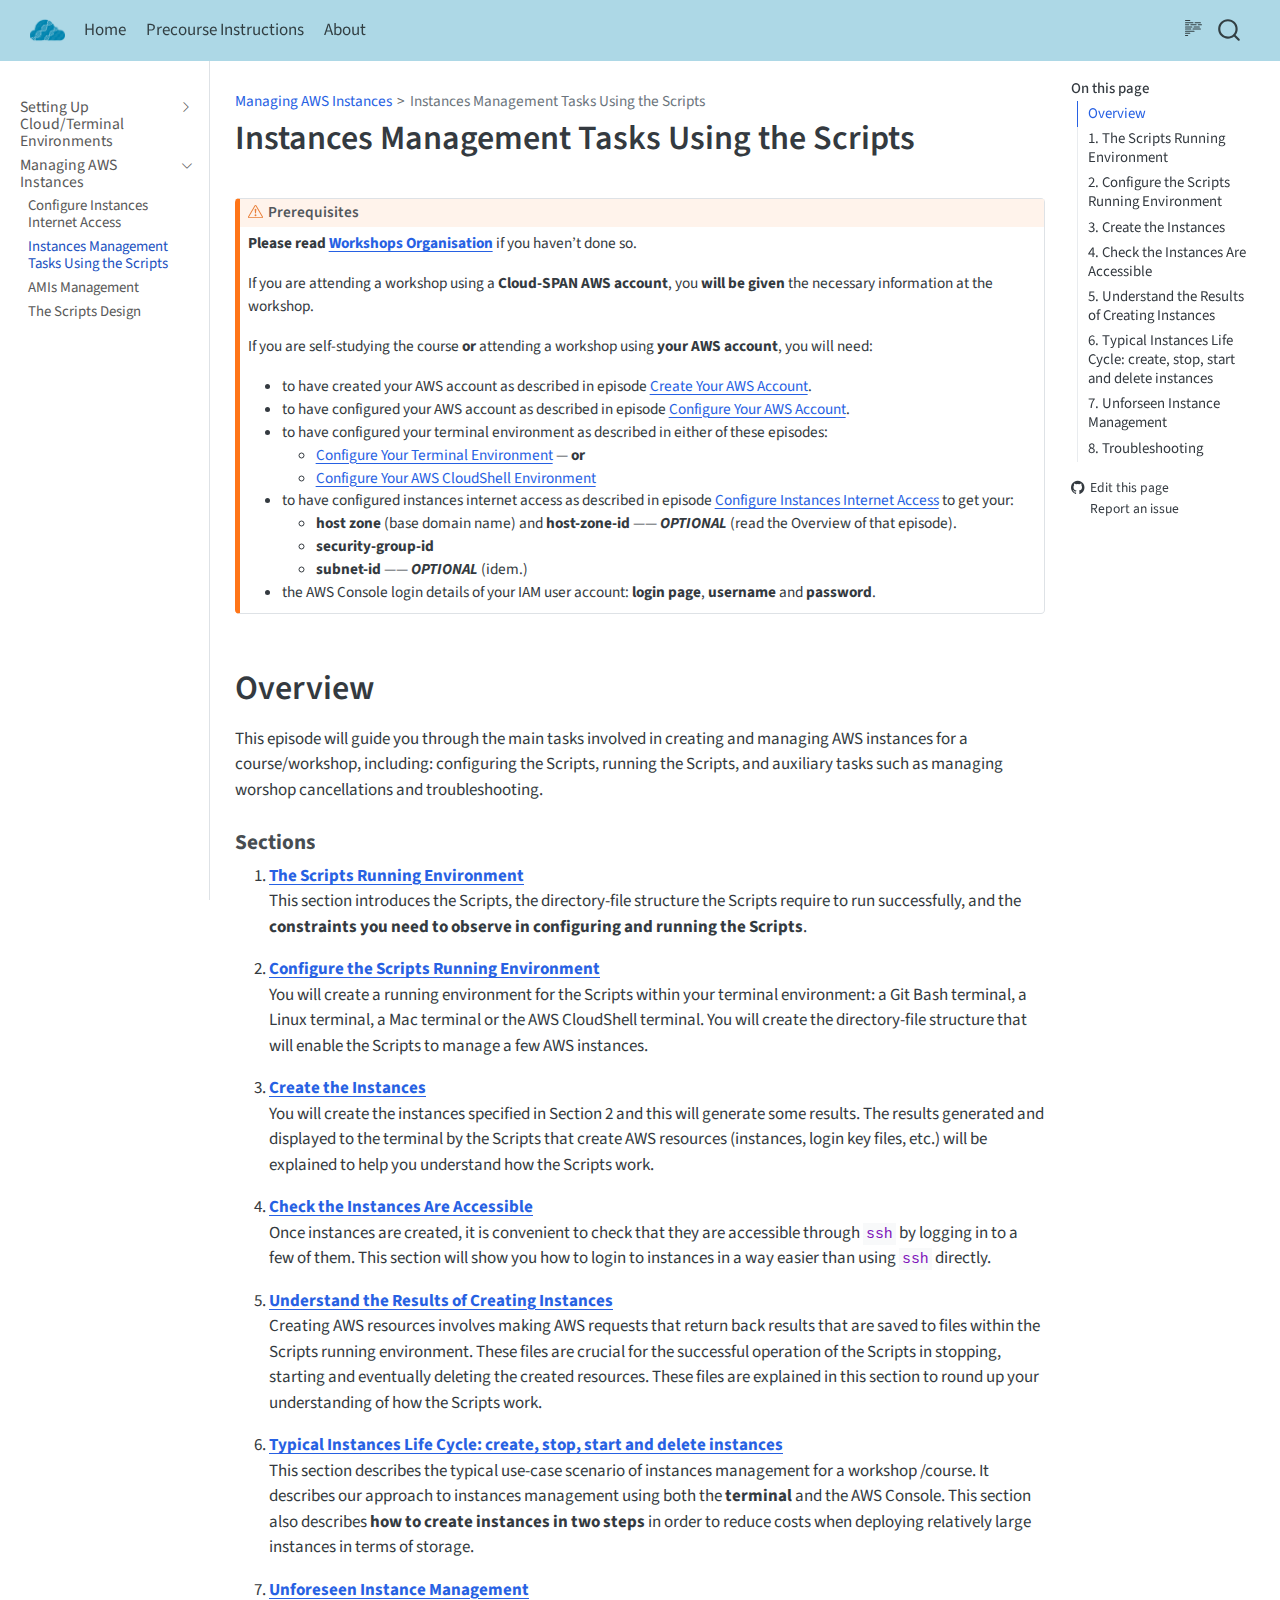
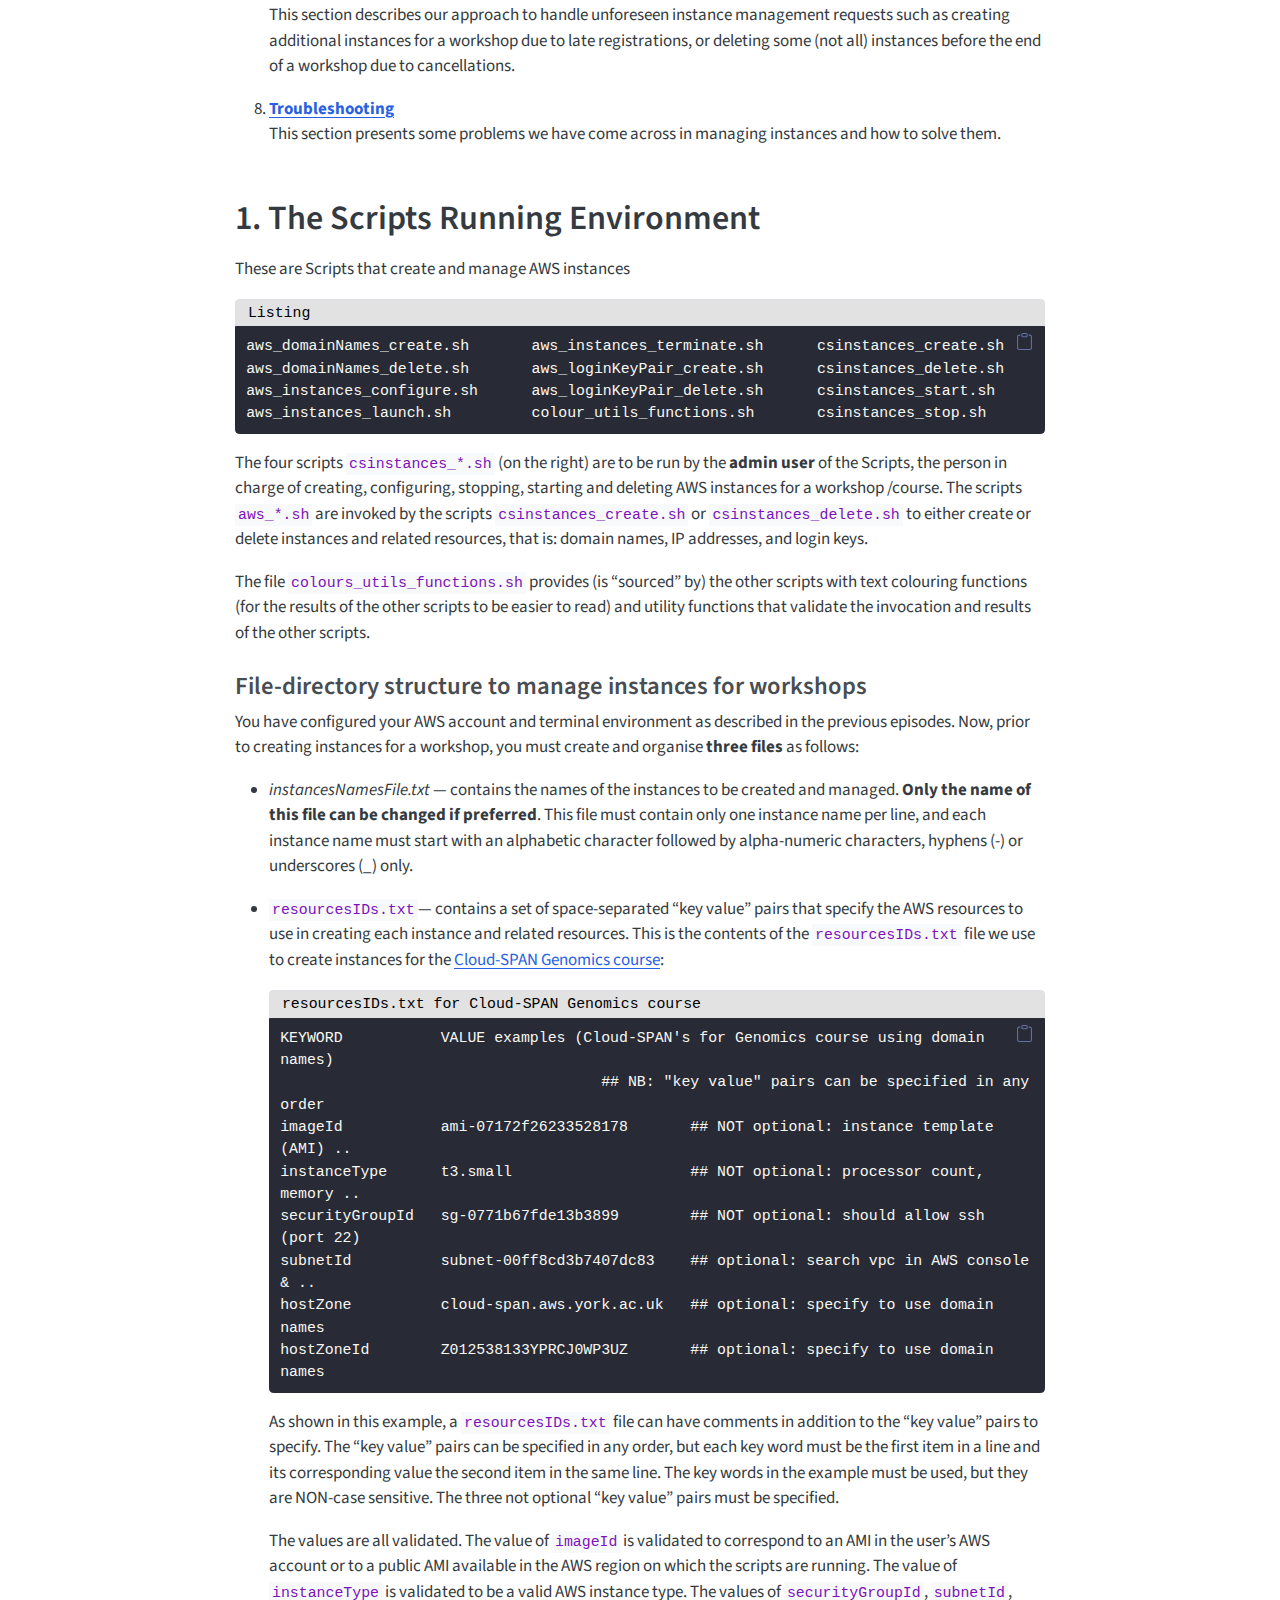
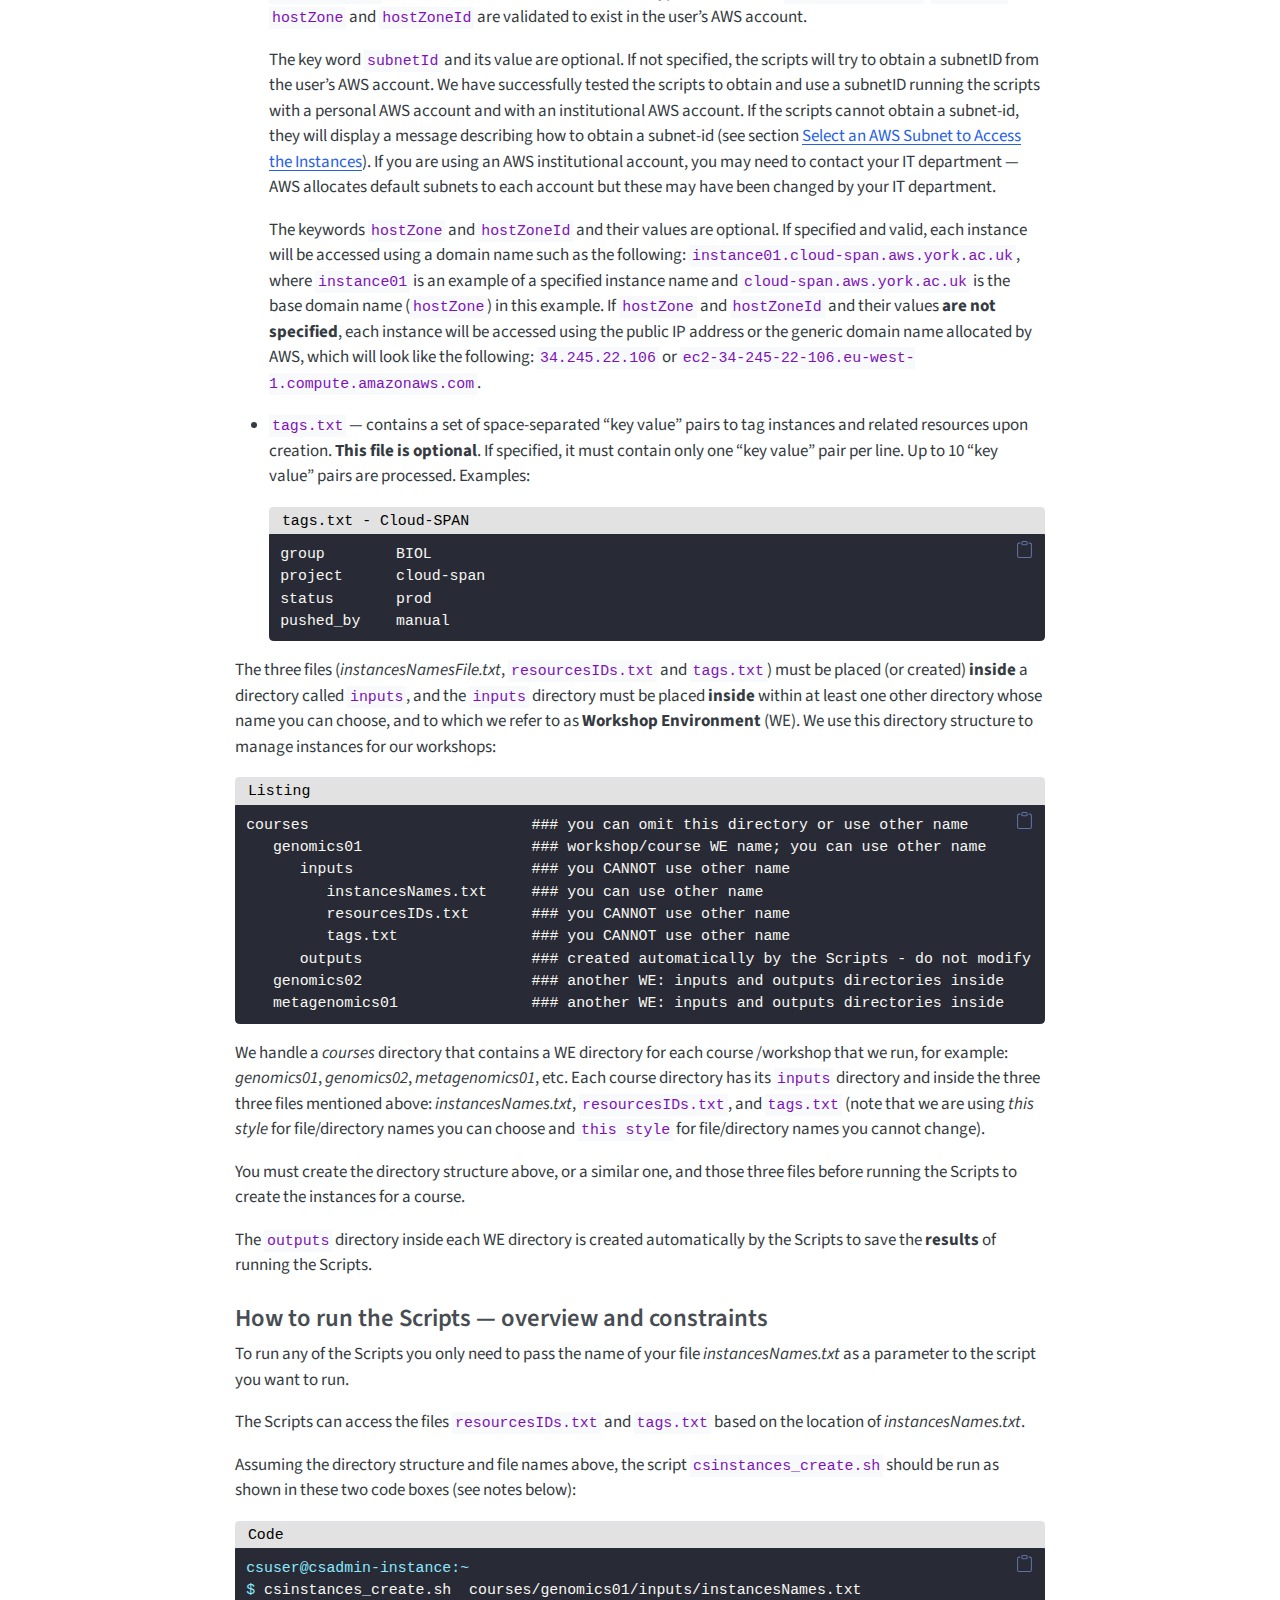
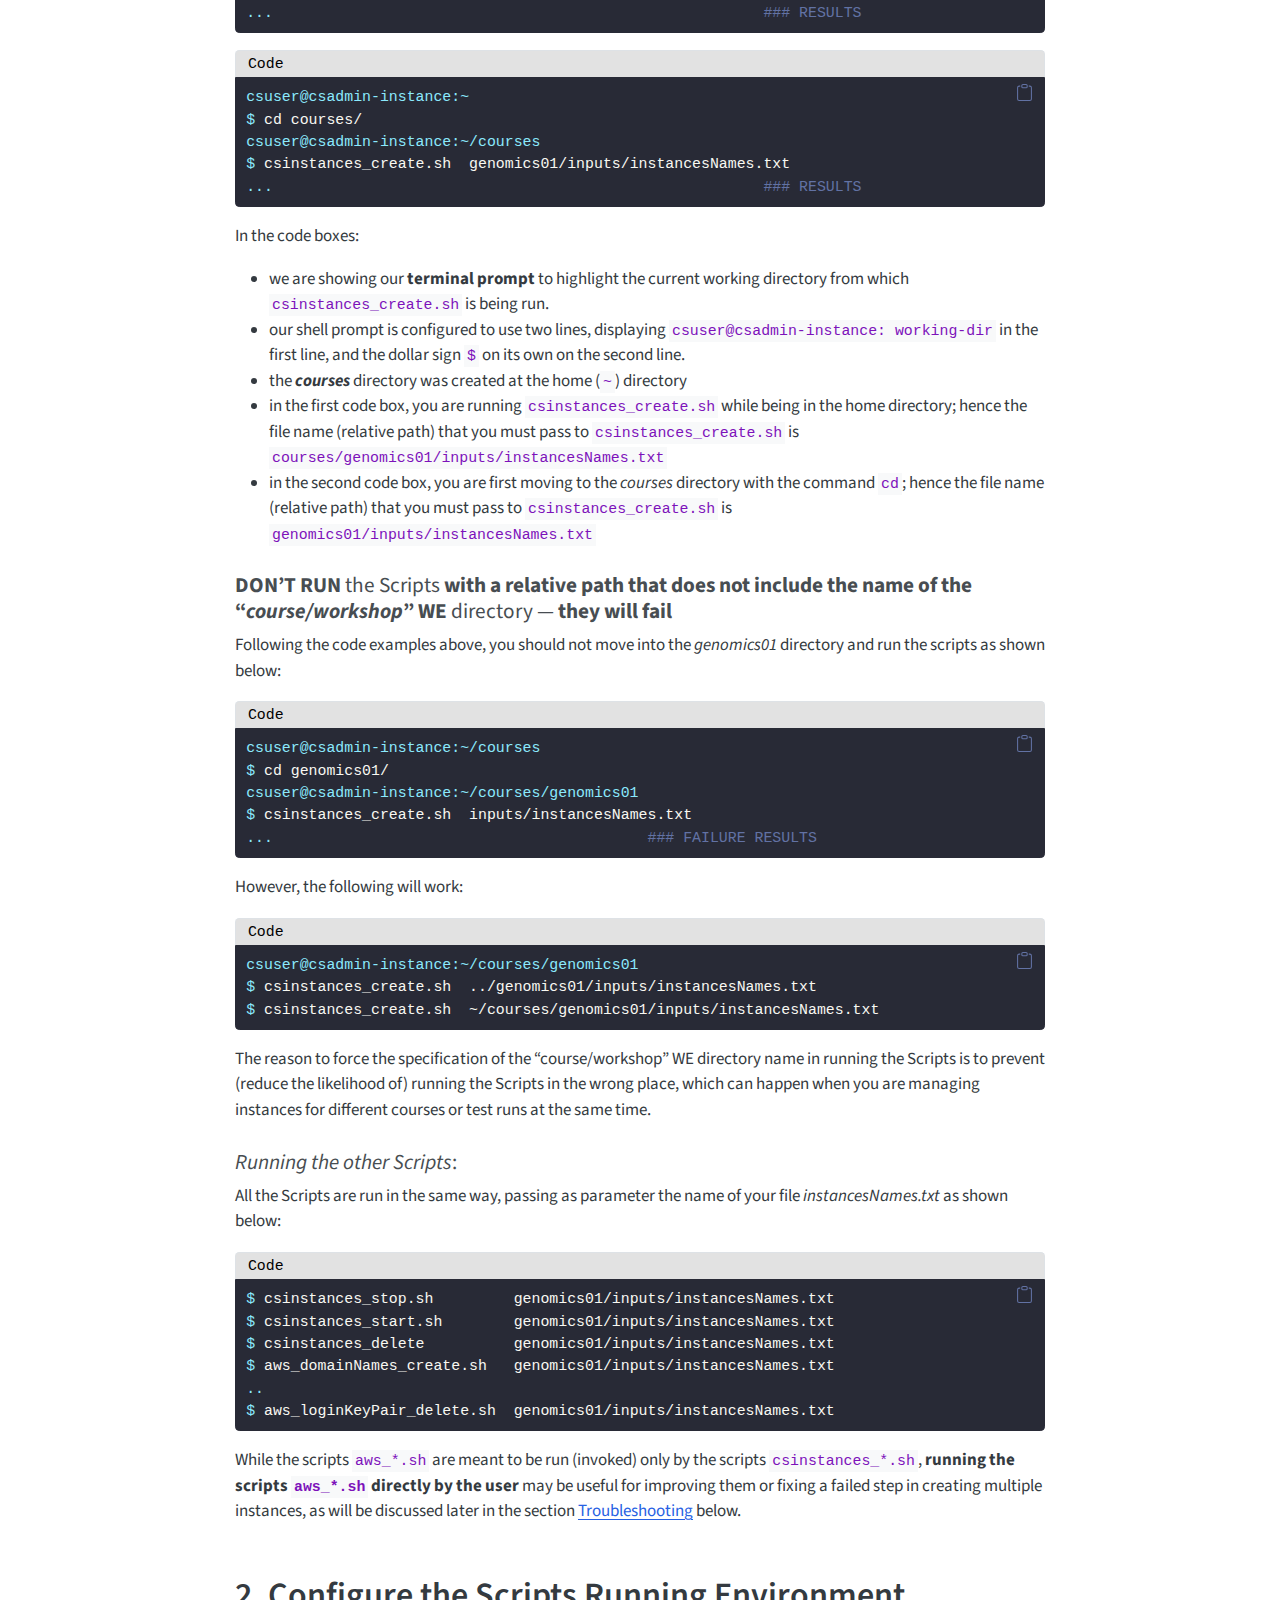
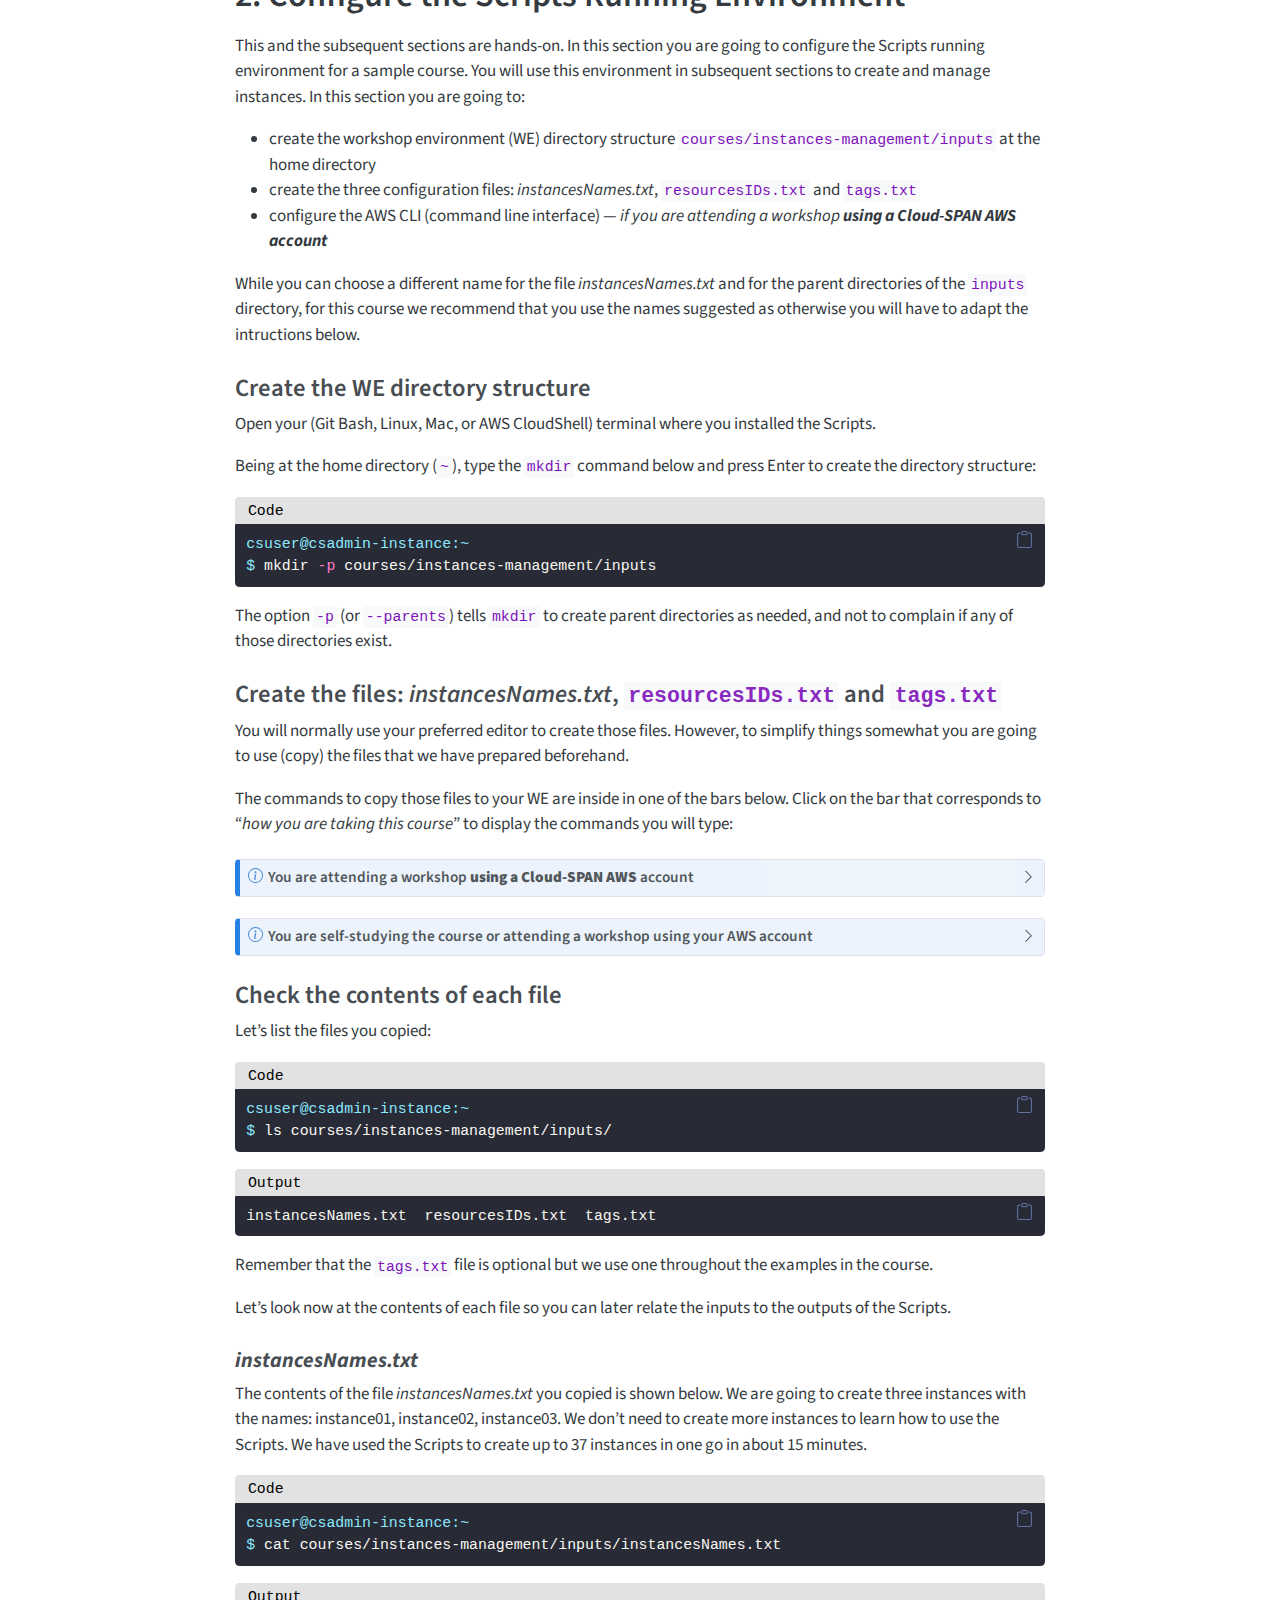
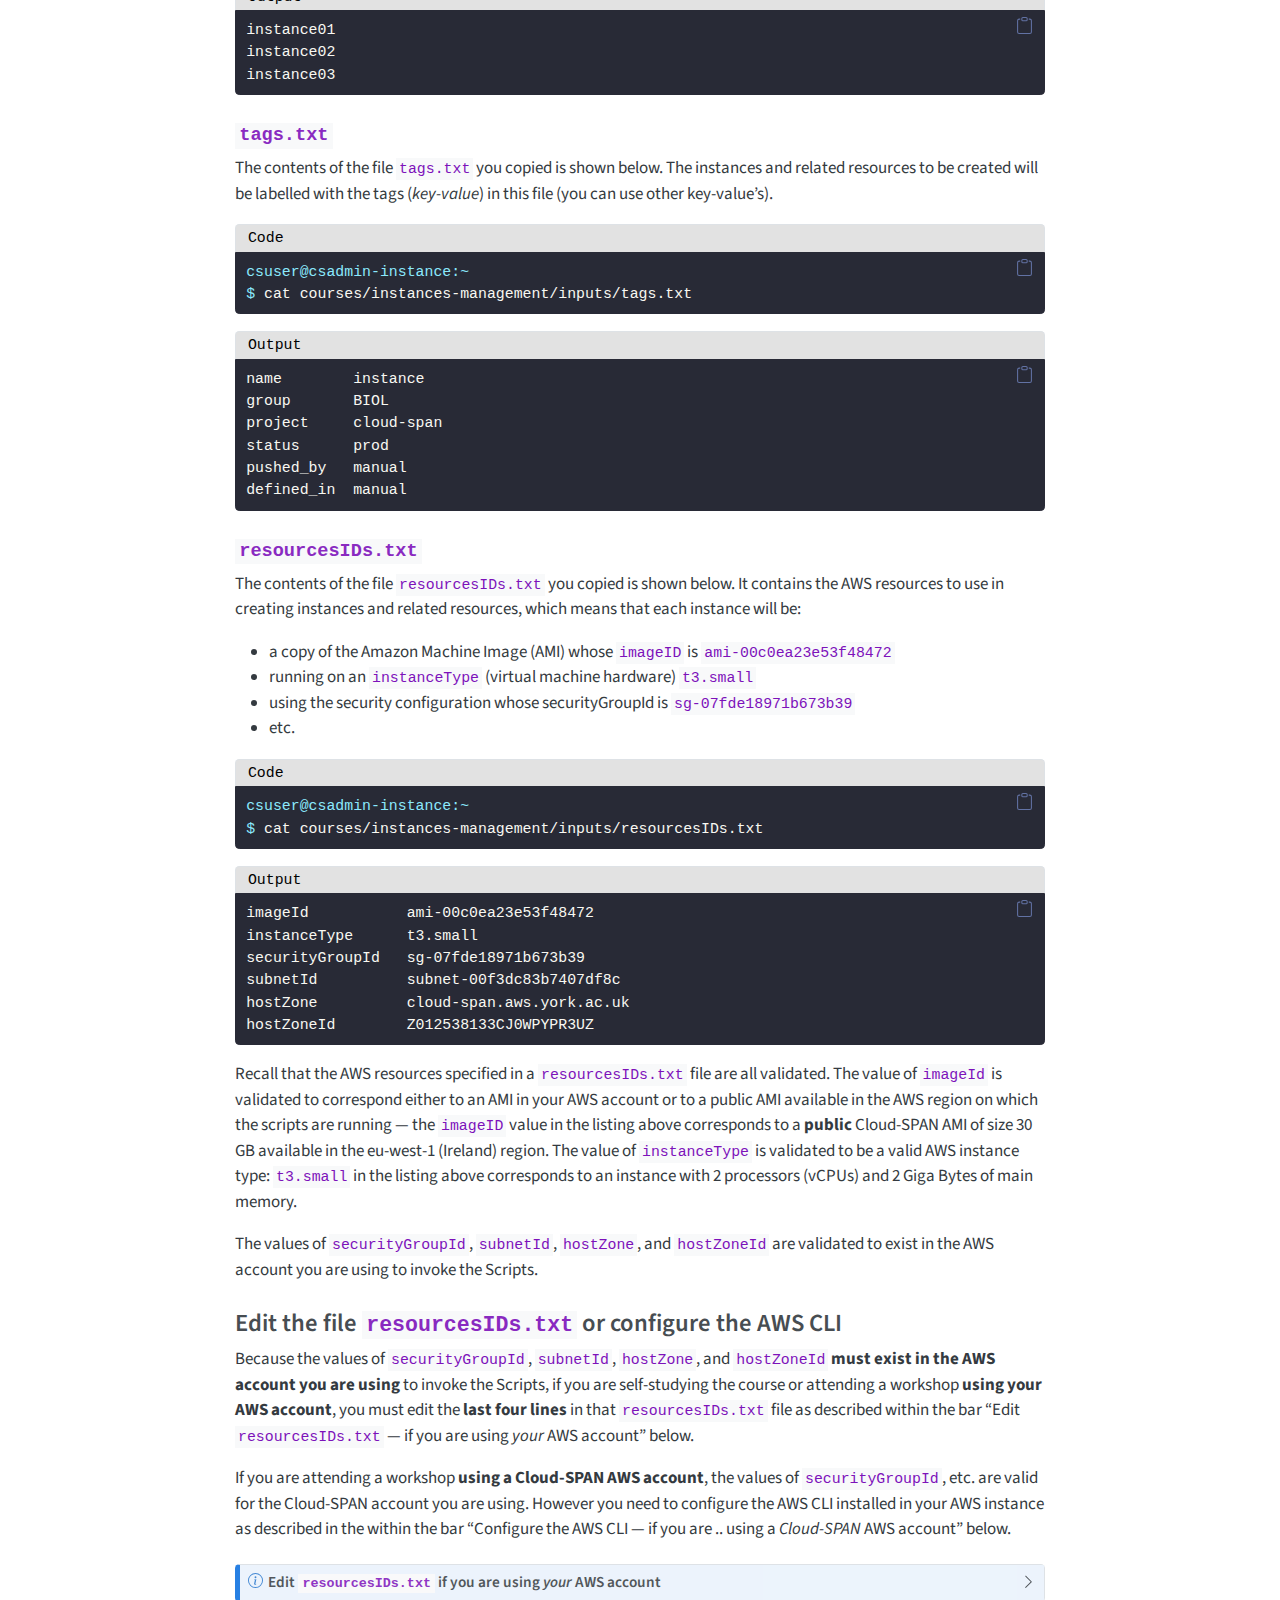
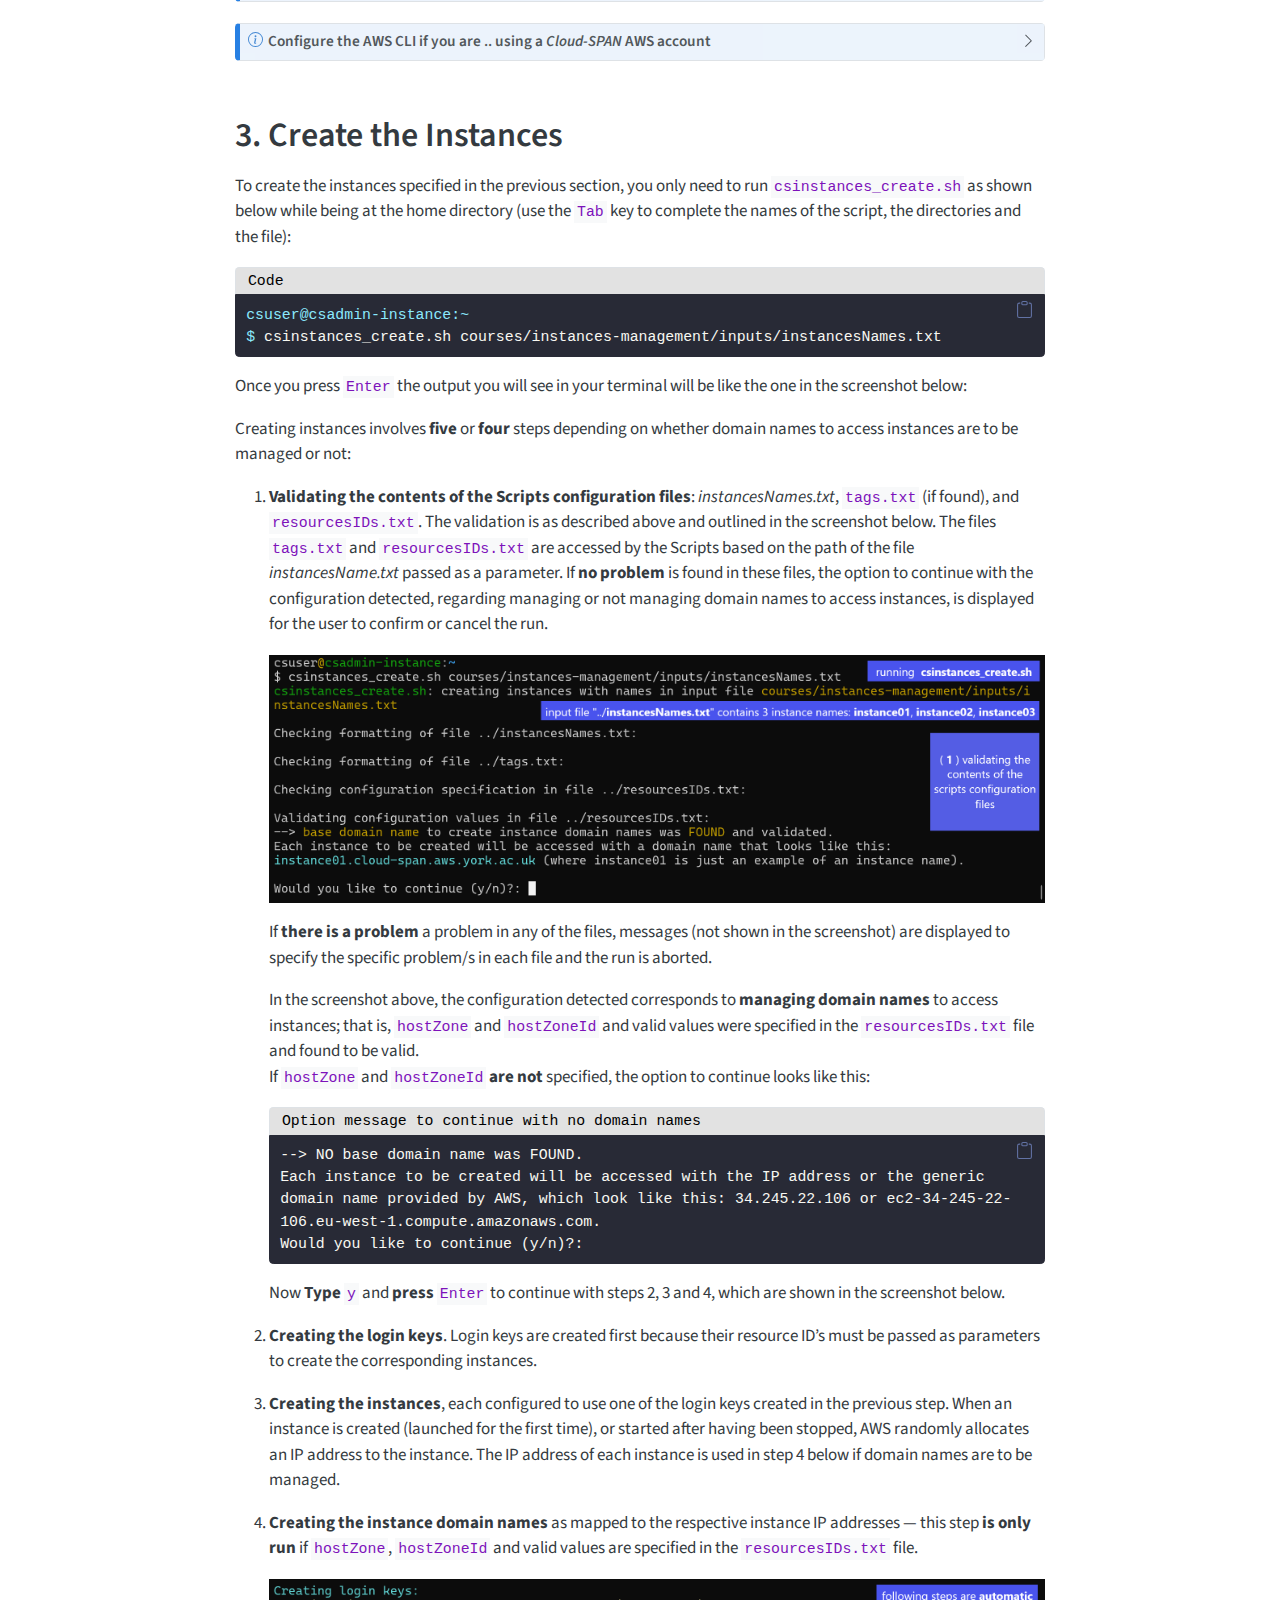
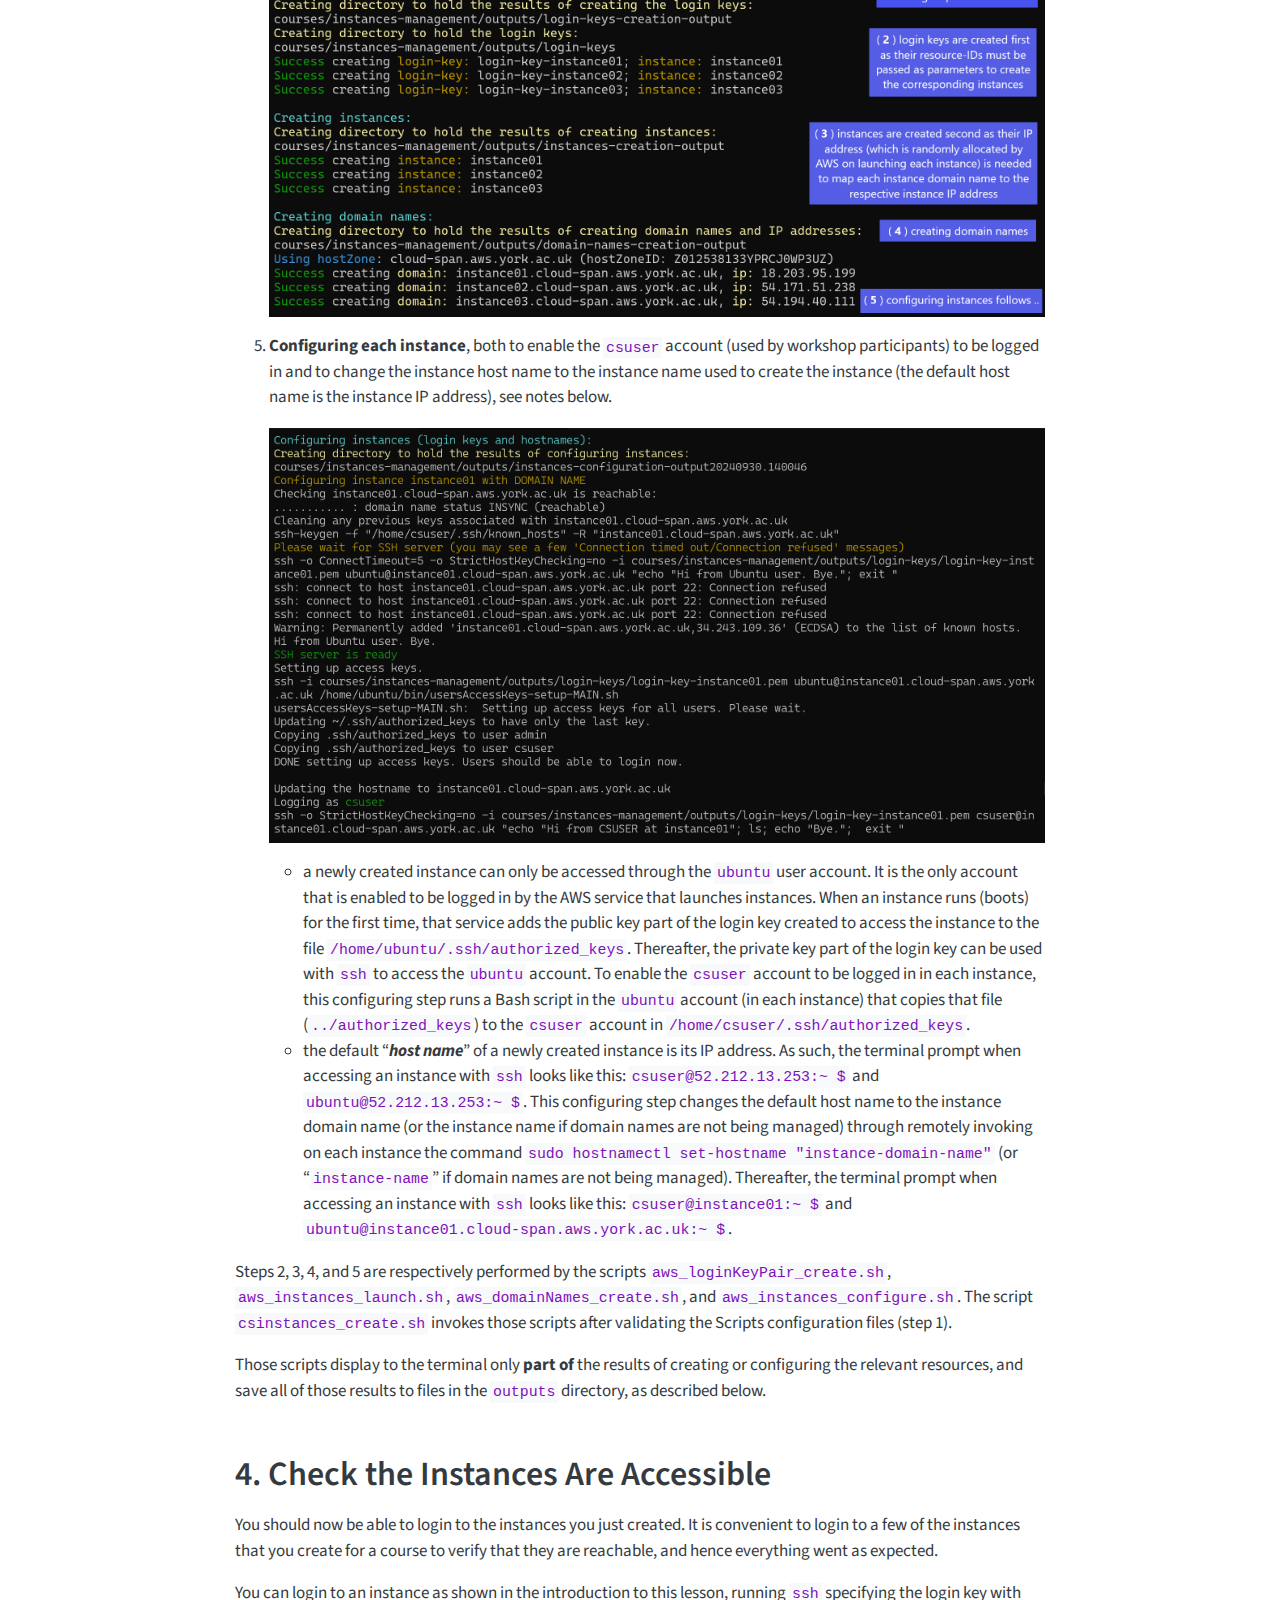
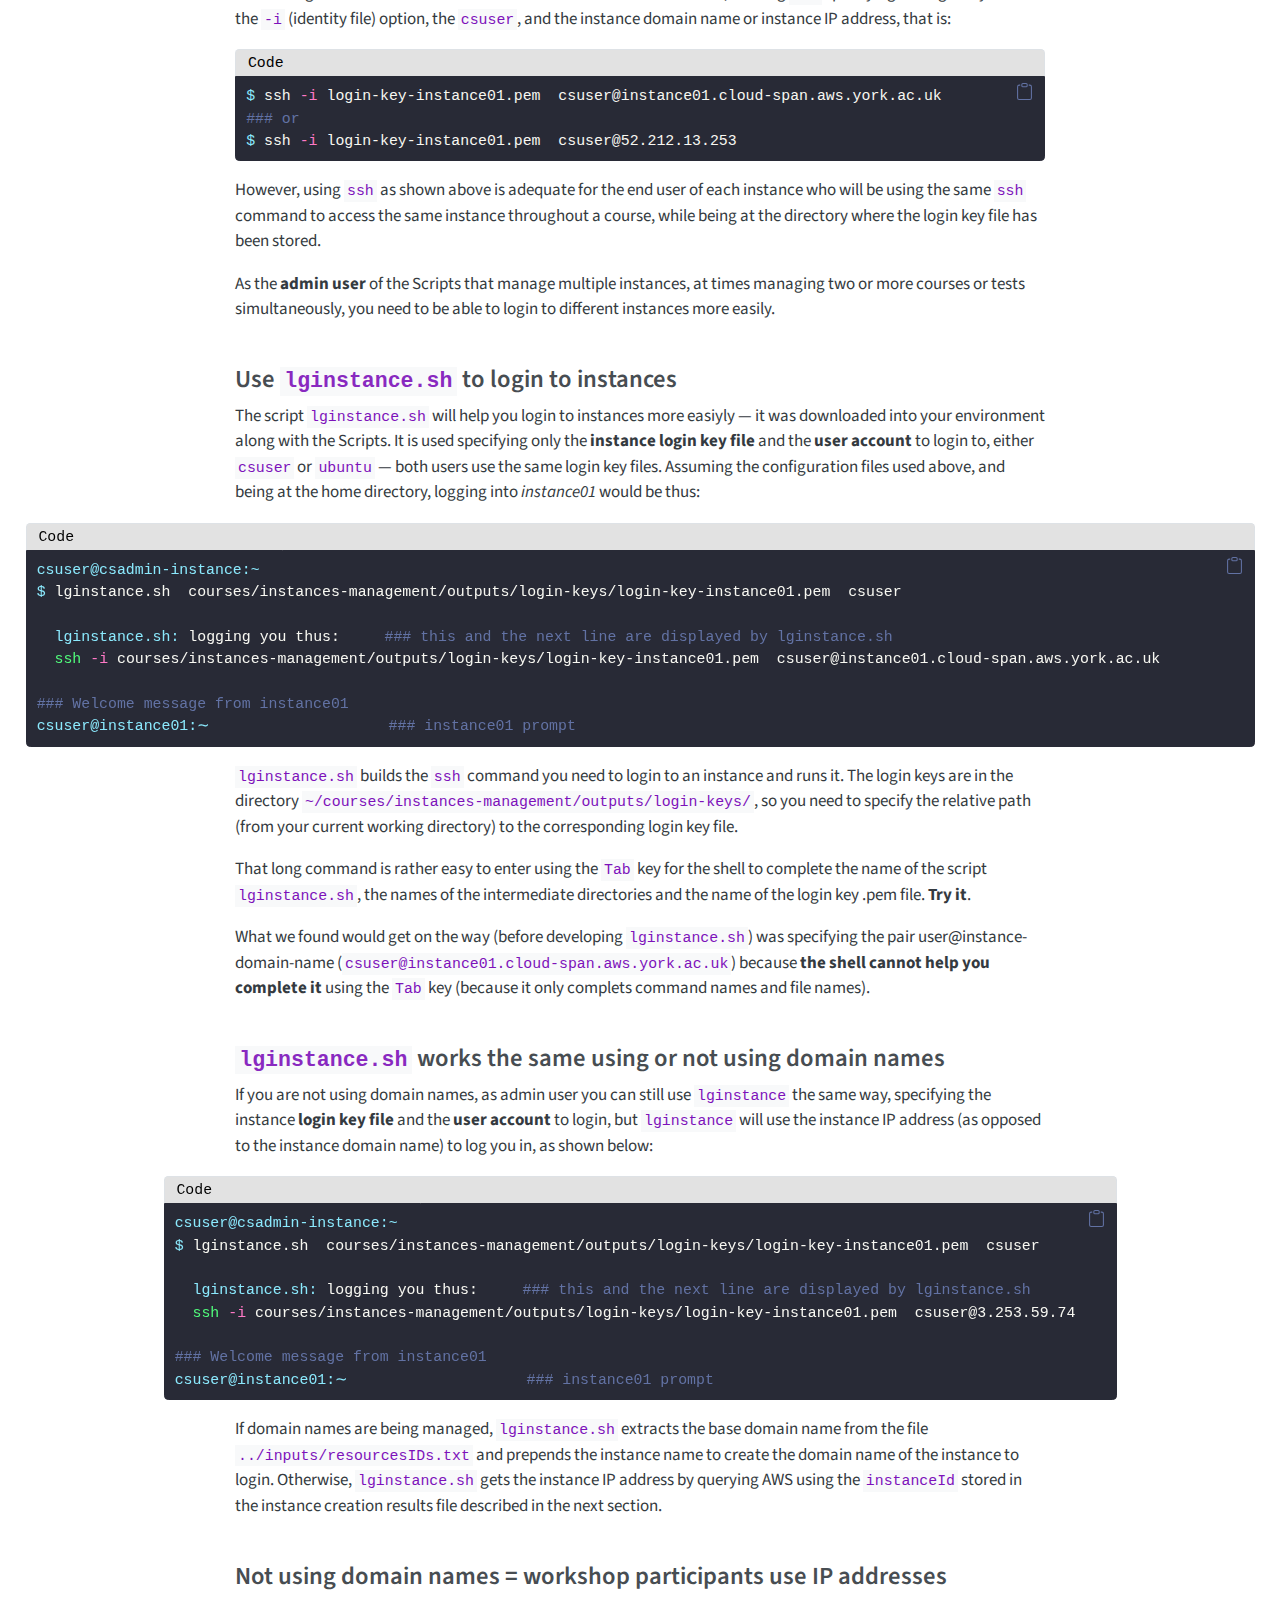
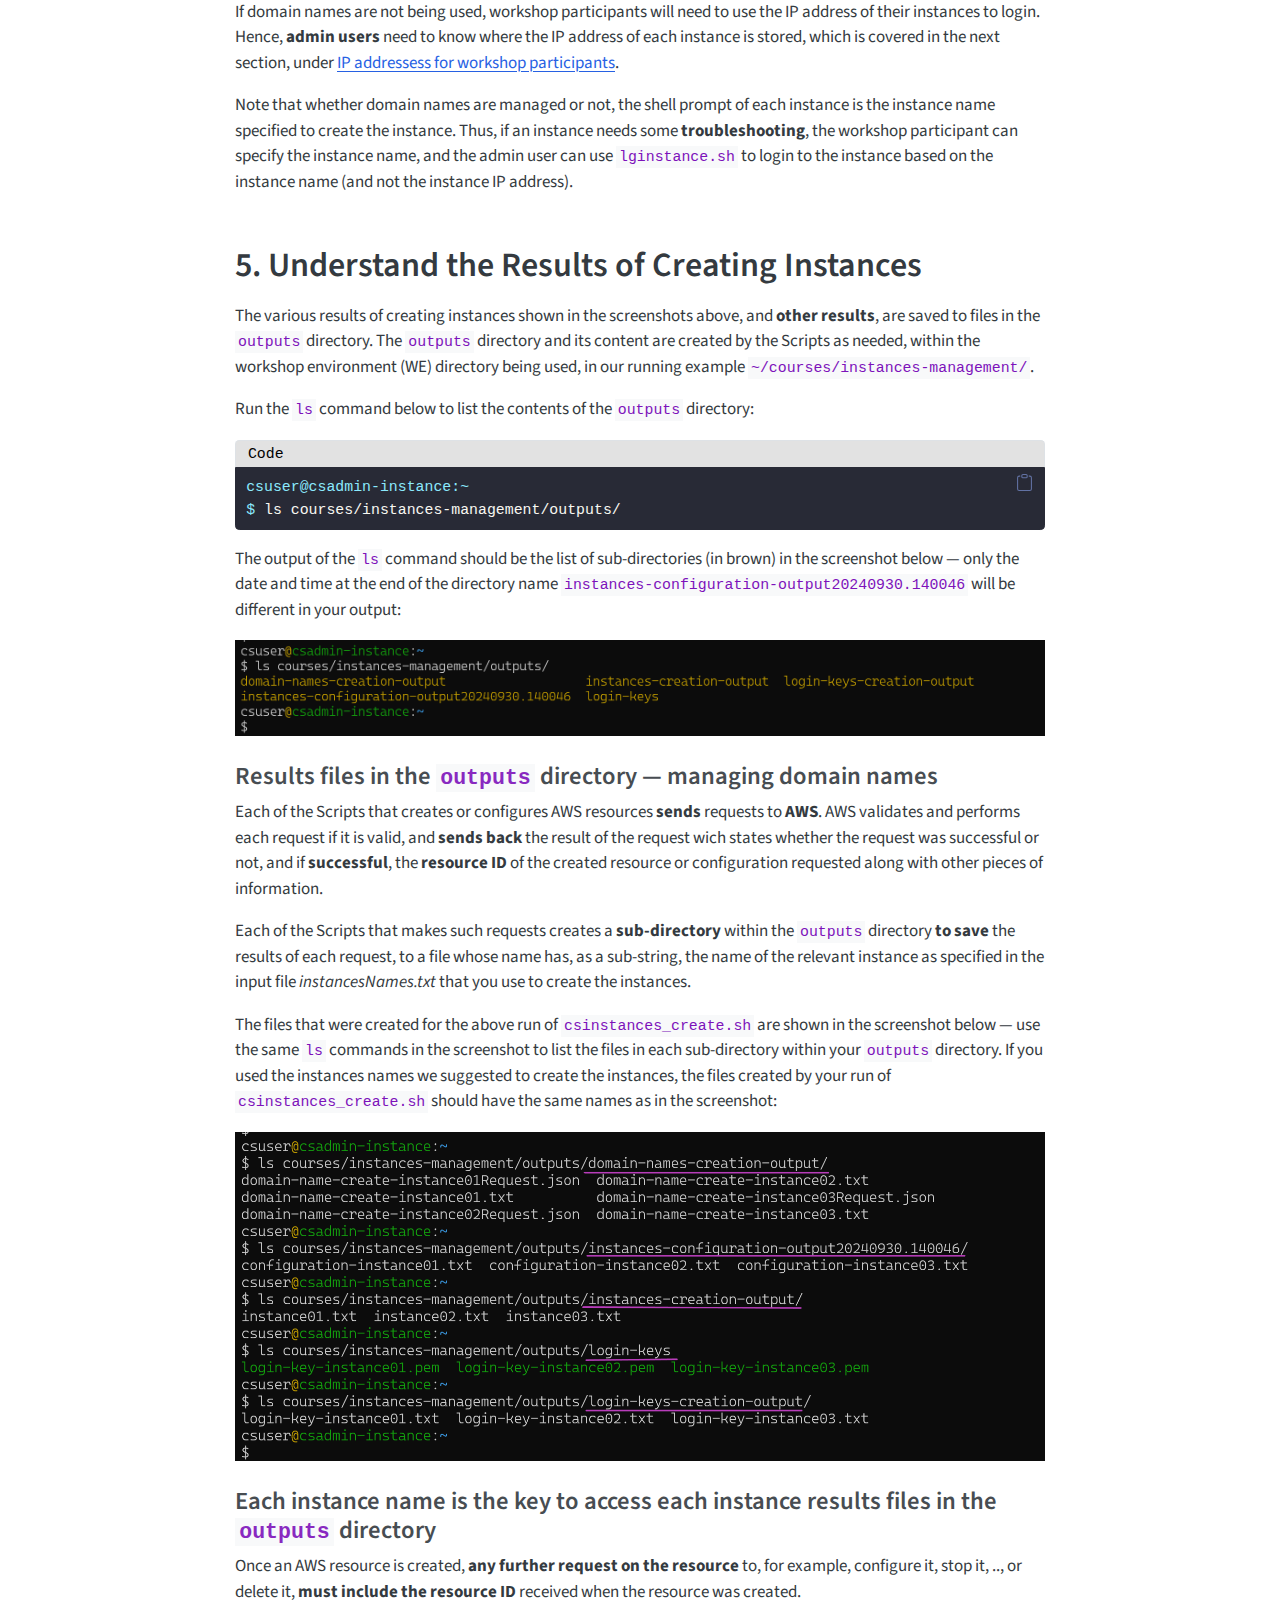
<file: docs/lesson02-managing-aws-instances/02-instances-management.html>
<!DOCTYPE html>
<html xmlns="http://www.w3.org/1999/xhtml" lang="en" xml:lang="en"><head>

<meta charset="utf-8">
<meta name="generator" content="quarto-1.5.57">

<meta name="viewport" content="width=device-width, initial-scale=1.0, user-scalable=yes">


<title>Instances Management Tasks Using the Scripts – Automated Management of AWS Instances</title>
<style>
code{white-space: pre-wrap;}
span.smallcaps{font-variant: small-caps;}
div.columns{display: flex; gap: min(4vw, 1.5em);}
div.column{flex: auto; overflow-x: auto;}
div.hanging-indent{margin-left: 1.5em; text-indent: -1.5em;}
ul.task-list{list-style: none;}
ul.task-list li input[type="checkbox"] {
  width: 0.8em;
  margin: 0 0.8em 0.2em -1em; /* quarto-specific, see https://github.com/quarto-dev/quarto-cli/issues/4556 */ 
  vertical-align: middle;
}
/* CSS for syntax highlighting */
pre > code.sourceCode { white-space: pre; position: relative; }
pre > code.sourceCode > span { line-height: 1.25; }
pre > code.sourceCode > span:empty { height: 1.2em; }
.sourceCode { overflow: visible; }
code.sourceCode > span { color: inherit; text-decoration: inherit; }
div.sourceCode { margin: 1em 0; }
pre.sourceCode { margin: 0; }
@media screen {
div.sourceCode { overflow: auto; }
}
@media print {
pre > code.sourceCode { white-space: pre-wrap; }
pre > code.sourceCode > span { display: inline-block; text-indent: -5em; padding-left: 5em; }
}
pre.numberSource code
  { counter-reset: source-line 0; }
pre.numberSource code > span
  { position: relative; left: -4em; counter-increment: source-line; }
pre.numberSource code > span > a:first-child::before
  { content: counter(source-line);
    position: relative; left: -1em; text-align: right; vertical-align: baseline;
    border: none; display: inline-block;
    -webkit-touch-callout: none; -webkit-user-select: none;
    -khtml-user-select: none; -moz-user-select: none;
    -ms-user-select: none; user-select: none;
    padding: 0 4px; width: 4em;
  }
pre.numberSource { margin-left: 3em;  padding-left: 4px; }
div.sourceCode
  {   }
@media screen {
pre > code.sourceCode > span > a:first-child::before { text-decoration: underline; }
}
</style>


<script src="../../site_libs/quarto-nav/quarto-nav.js"></script>
<script src="../../site_libs/clipboard/clipboard.min.js"></script>
<script src="../../site_libs/quarto-search/autocomplete.umd.js"></script>
<script src="../../site_libs/quarto-search/fuse.min.js"></script>
<script src="../../site_libs/quarto-search/quarto-search.js"></script>
<meta name="quarto:offset" content="../../">
<link href="../../docs/lesson02-managing-aws-instances/03-ami-management.html" rel="next">
<link href="../../docs/lesson02-managing-aws-instances/01-configure-instances-internet.html" rel="prev">
<link href="../../images/cloud-span-icon.png" rel="icon" type="image/png">
<script src="../../site_libs/quarto-html/quarto.js"></script>
<script src="../../site_libs/quarto-html/popper.min.js"></script>
<script src="../../site_libs/quarto-html/tippy.umd.min.js"></script>
<script src="../../site_libs/quarto-html/anchor.min.js"></script>
<link href="../../site_libs/quarto-html/tippy.css" rel="stylesheet">
<link href="../../site_libs/quarto-html/quarto-syntax-highlighting.css" rel="stylesheet" id="quarto-text-highlighting-styles">
<script src="../../site_libs/bootstrap/bootstrap.min.js"></script>
<link href="../../site_libs/bootstrap/bootstrap-icons.css" rel="stylesheet">
<link href="../../site_libs/bootstrap/bootstrap.min.css" rel="stylesheet" id="quarto-bootstrap" data-mode="light">
<script id="quarto-search-options" type="application/json">{
  "location": "navbar",
  "copy-button": false,
  "collapse-after": 3,
  "panel-placement": "end",
  "type": "overlay",
  "limit": 50,
  "keyboard-shortcut": [
    "f",
    "/",
    "s"
  ],
  "show-item-context": false,
  "language": {
    "search-no-results-text": "No results",
    "search-matching-documents-text": "matching documents",
    "search-copy-link-title": "Copy link to search",
    "search-hide-matches-text": "Hide additional matches",
    "search-more-match-text": "more match in this document",
    "search-more-matches-text": "more matches in this document",
    "search-clear-button-title": "Clear",
    "search-text-placeholder": "",
    "search-detached-cancel-button-title": "Cancel",
    "search-submit-button-title": "Submit",
    "search-label": "Search"
  }
}</script>


<link rel="stylesheet" href="../../styles.css">
</head>

<body class="nav-sidebar docked nav-fixed">

<div id="quarto-search-results"></div>
  <header id="quarto-header" class="headroom fixed-top">
    <nav class="navbar navbar-expand-lg " data-bs-theme="dark">
      <div class="navbar-container container-fluid">
      <div class="navbar-brand-container mx-auto">
    <a href="../../index.html" class="navbar-brand navbar-brand-logo">
    <img src="../../images/cloud-span-icon.png" alt="Cloud-SPAN logo." class="navbar-logo">
    </a>
  </div>
            <div id="quarto-search" class="" title="Search"></div>
          <button class="navbar-toggler" type="button" data-bs-toggle="collapse" data-bs-target="#navbarCollapse" aria-controls="navbarCollapse" role="menu" aria-expanded="false" aria-label="Toggle navigation" onclick="if (window.quartoToggleHeadroom) { window.quartoToggleHeadroom(); }">
  <span class="navbar-toggler-icon"></span>
</button>
          <div class="collapse navbar-collapse" id="navbarCollapse">
            <ul class="navbar-nav navbar-nav-scroll me-auto">
  <li class="nav-item">
    <a class="nav-link" href="../../index.html"> 
<span class="menu-text">Home</span></a>
  </li>  
  <li class="nav-item">
    <a class="nav-link" href="../../docs/miscellanea/precourse-instructions.html"> 
<span class="menu-text">Precourse Instructions</span></a>
  </li>  
  <li class="nav-item">
    <a class="nav-link" href="../../docs/miscellanea/about.html"> 
<span class="menu-text">About</span></a>
  </li>  
</ul>
          </div> <!-- /navcollapse -->
            <div class="quarto-navbar-tools">
  <a href="" class="quarto-reader-toggle quarto-navigation-tool px-1" onclick="window.quartoToggleReader(); return false;" title="Toggle reader mode">
  <div class="quarto-reader-toggle-btn">
  <i class="bi"></i>
  </div>
</a>
</div>
      </div> <!-- /container-fluid -->
    </nav>
  <nav class="quarto-secondary-nav">
    <div class="container-fluid d-flex">
      <button type="button" class="quarto-btn-toggle btn" data-bs-toggle="collapse" role="button" data-bs-target=".quarto-sidebar-collapse-item" aria-controls="quarto-sidebar" aria-expanded="false" aria-label="Toggle sidebar navigation" onclick="if (window.quartoToggleHeadroom) { window.quartoToggleHeadroom(); }">
        <i class="bi bi-layout-text-sidebar-reverse"></i>
      </button>
        <nav class="quarto-page-breadcrumbs" aria-label="breadcrumb"><ol class="breadcrumb"><li class="breadcrumb-item"><a href="../../docs/lesson02-managing-aws-instances/index.html">Managing AWS Instances</a></li><li class="breadcrumb-item"><a href="../../docs/lesson02-managing-aws-instances/02-instances-management.html">Instances Management Tasks Using the Scripts</a></li></ol></nav>
        <a class="flex-grow-1" role="navigation" data-bs-toggle="collapse" data-bs-target=".quarto-sidebar-collapse-item" aria-controls="quarto-sidebar" aria-expanded="false" aria-label="Toggle sidebar navigation" onclick="if (window.quartoToggleHeadroom) { window.quartoToggleHeadroom(); }">      
        </a>
    </div>
  </nav>
</header>
<!-- content -->
<div id="quarto-content" class="quarto-container page-columns page-rows-contents page-layout-full page-navbar">
<!-- sidebar -->
  <nav id="quarto-sidebar" class="sidebar collapse collapse-horizontal quarto-sidebar-collapse-item sidebar-navigation docked overflow-auto">
    <div class="sidebar-menu-container"> 
    <ul class="list-unstyled mt-1">
        <li class="sidebar-item sidebar-item-section">
      <div class="sidebar-item-container"> 
            <a href="../../docs/lesson01-setting-work-envs/index.html" class="sidebar-item-text sidebar-link">
 <span class="menu-text">Setting Up Cloud/Terminal Environments</span></a>
          <a class="sidebar-item-toggle text-start collapsed" data-bs-toggle="collapse" data-bs-target="#quarto-sidebar-section-1" role="navigation" aria-expanded="false" aria-label="Toggle section">
            <i class="bi bi-chevron-right ms-2"></i>
          </a> 
      </div>
      <ul id="quarto-sidebar-section-1" class="collapse list-unstyled sidebar-section depth1 ">  
          <li class="sidebar-item">
  <div class="sidebar-item-container"> 
  <a href="../../docs/lesson01-setting-work-envs/01-create-aws-account.html" class="sidebar-item-text sidebar-link">
 <span class="menu-text">Create Your AWS Account</span></a>
  </div>
</li>
          <li class="sidebar-item">
  <div class="sidebar-item-container"> 
  <a href="../../docs/lesson01-setting-work-envs/02-configure-account.html" class="sidebar-item-text sidebar-link">
 <span class="menu-text">Configure Your AWS Account</span></a>
  </div>
</li>
          <li class="sidebar-item">
  <div class="sidebar-item-container"> 
  <a href="../../docs/lesson01-setting-work-envs/03-configure-terminal.html" class="sidebar-item-text sidebar-link">
 <span class="menu-text">Configure Your Terminal Environment</span></a>
  </div>
</li>
          <li class="sidebar-item">
  <div class="sidebar-item-container"> 
  <a href="../../docs/lesson01-setting-work-envs/04-configure-cloudshell.html" class="sidebar-item-text sidebar-link">
 <span class="menu-text">Configure Your AWS CloudShell Environment</span></a>
  </div>
</li>
      </ul>
  </li>
        <li class="sidebar-item sidebar-item-section">
      <div class="sidebar-item-container"> 
            <a href="../../docs/lesson02-managing-aws-instances/index.html" class="sidebar-item-text sidebar-link">
 <span class="menu-text">Managing AWS Instances</span></a>
          <a class="sidebar-item-toggle text-start" data-bs-toggle="collapse" data-bs-target="#quarto-sidebar-section-2" role="navigation" aria-expanded="true" aria-label="Toggle section">
            <i class="bi bi-chevron-right ms-2"></i>
          </a> 
      </div>
      <ul id="quarto-sidebar-section-2" class="collapse list-unstyled sidebar-section depth1 show">  
          <li class="sidebar-item">
  <div class="sidebar-item-container"> 
  <a href="../../docs/lesson02-managing-aws-instances/01-configure-instances-internet.html" class="sidebar-item-text sidebar-link">
 <span class="menu-text">Configure Instances Internet Access</span></a>
  </div>
</li>
          <li class="sidebar-item">
  <div class="sidebar-item-container"> 
  <a href="../../docs/lesson02-managing-aws-instances/02-instances-management.html" class="sidebar-item-text sidebar-link active">
 <span class="menu-text">Instances Management Tasks Using the Scripts</span></a>
  </div>
</li>
          <li class="sidebar-item">
  <div class="sidebar-item-container"> 
  <a href="../../docs/lesson02-managing-aws-instances/03-ami-management.html" class="sidebar-item-text sidebar-link">
 <span class="menu-text">AMIs Management</span></a>
  </div>
</li>
          <li class="sidebar-item">
  <div class="sidebar-item-container"> 
  <a href="../../docs/lesson02-managing-aws-instances/04-scripts-design.html" class="sidebar-item-text sidebar-link">
 <span class="menu-text">The Scripts Design</span></a>
  </div>
</li>
      </ul>
  </li>
    </ul>
    </div>
</nav>
<div id="quarto-sidebar-glass" class="quarto-sidebar-collapse-item" data-bs-toggle="collapse" data-bs-target=".quarto-sidebar-collapse-item"></div>
<!-- margin-sidebar -->
    <div id="quarto-margin-sidebar" class="sidebar margin-sidebar">
        <nav id="TOC" role="doc-toc" class="toc-active">
    <h2 id="toc-title">On this page</h2>
   
  <ul>
  <li><a href="#overview" id="toc-overview" class="nav-link active" data-scroll-target="#overview">Overview</a></li>
  <li><a href="#the-scripts-running-environment" id="toc-the-scripts-running-environment" class="nav-link" data-scroll-target="#the-scripts-running-environment">1. The Scripts Running Environment</a>
  <ul class="collapse">
  <li><a href="#file-directory-structure-to-manage-instances-for-workshops" id="toc-file-directory-structure-to-manage-instances-for-workshops" class="nav-link" data-scroll-target="#file-directory-structure-to-manage-instances-for-workshops">File-directory structure to manage instances for workshops</a></li>
  <li><a href="#how-to-run-the-scripts-overview-and-constraints" id="toc-how-to-run-the-scripts-overview-and-constraints" class="nav-link" data-scroll-target="#how-to-run-the-scripts-overview-and-constraints">How to run the Scripts — overview and constraints</a></li>
  </ul></li>
  <li><a href="#configure-the-scripts-running-environment" id="toc-configure-the-scripts-running-environment" class="nav-link" data-scroll-target="#configure-the-scripts-running-environment">2. Configure the Scripts Running Environment</a>
  <ul class="collapse">
  <li><a href="#create-the-we-directory-structure" id="toc-create-the-we-directory-structure" class="nav-link" data-scroll-target="#create-the-we-directory-structure">Create the WE directory structure</a></li>
  <li><a href="#create-the-files-instancesnames.txt-resourcesids.txt-and-tags.txt" id="toc-create-the-files-instancesnames.txt-resourcesids.txt-and-tags.txt" class="nav-link" data-scroll-target="#create-the-files-instancesnames.txt-resourcesids.txt-and-tags.txt">Create the files: <em>instancesNames.txt</em>, <code>resourcesIDs.txt</code> and <code>tags.txt</code></a></li>
  <li><a href="#check-the-contents-of-each-file" id="toc-check-the-contents-of-each-file" class="nav-link" data-scroll-target="#check-the-contents-of-each-file">Check the contents of each file</a></li>
  <li><a href="#edit-the-file-resourcesids.txt-or-configure-the-aws-cli" id="toc-edit-the-file-resourcesids.txt-or-configure-the-aws-cli" class="nav-link" data-scroll-target="#edit-the-file-resourcesids.txt-or-configure-the-aws-cli">Edit the file <code>resourcesIDs.txt</code> or configure the AWS CLI</a></li>
  </ul></li>
  <li><a href="#create-the-instances" id="toc-create-the-instances" class="nav-link" data-scroll-target="#create-the-instances">3. Create the Instances</a></li>
  <li><a href="#check-the-instances-are-accessible" id="toc-check-the-instances-are-accessible" class="nav-link" data-scroll-target="#check-the-instances-are-accessible">4. Check the Instances Are Accessible</a>
  <ul class="collapse">
  <li><a href="#use-lginstance.sh-to-login-to-instances" id="toc-use-lginstance.sh-to-login-to-instances" class="nav-link" data-scroll-target="#use-lginstance.sh-to-login-to-instances">Use <code>lginstance.sh</code> to login to instances</a></li>
  <li><a href="#lginstance.sh-works-the-same-using-or-not-using-domain-names" id="toc-lginstance.sh-works-the-same-using-or-not-using-domain-names" class="nav-link" data-scroll-target="#lginstance.sh-works-the-same-using-or-not-using-domain-names"><code>lginstance.sh</code> works the same using or not using domain names</a></li>
  <li><a href="#not-using-domain-names-workshop-participants-use-ip-addresses" id="toc-not-using-domain-names-workshop-participants-use-ip-addresses" class="nav-link" data-scroll-target="#not-using-domain-names-workshop-participants-use-ip-addresses">Not using domain names = workshop participants use IP addresses</a></li>
  </ul></li>
  <li><a href="#understand-the-results-of-creating-instances" id="toc-understand-the-results-of-creating-instances" class="nav-link" data-scroll-target="#understand-the-results-of-creating-instances">5. Understand the Results of Creating Instances</a>
  <ul class="collapse">
  <li><a href="#results-files-in-the-outputs-directory-managing-domain-names" id="toc-results-files-in-the-outputs-directory-managing-domain-names" class="nav-link" data-scroll-target="#results-files-in-the-outputs-directory-managing-domain-names">Results files in the <code>outputs</code> directory — managing domain names</a></li>
  <li><a href="#each-instance-name-is-the-key-to-access-each-instance-results-files-in-the-outputs-directory" id="toc-each-instance-name-is-the-key-to-access-each-instance-results-files-in-the-outputs-directory" class="nav-link" data-scroll-target="#each-instance-name-is-the-key-to-access-each-instance-results-files-in-the-outputs-directory">Each instance name is the key to access each instance results files in the <code>outputs</code> directory</a></li>
  <li><a href="#results-files-in-the-outputs-directory-not-managing-domain-names" id="toc-results-files-in-the-outputs-directory-not-managing-domain-names" class="nav-link" data-scroll-target="#results-files-in-the-outputs-directory-not-managing-domain-names">Results files in the <code>outputs</code> directory — NOT managing domain names</a></li>
  <li><a href="#ip-addressess-for-workshop-participants" id="toc-ip-addressess-for-workshop-participants" class="nav-link" data-scroll-target="#ip-addressess-for-workshop-participants">IP addressess for workshop participants</a></li>
  </ul></li>
  <li><a href="#typical-instances-life-cycle-create-stop-start-and-delete-instances" id="toc-typical-instances-life-cycle-create-stop-start-and-delete-instances" class="nav-link" data-scroll-target="#typical-instances-life-cycle-create-stop-start-and-delete-instances">6. Typical Instances Life Cycle: create, stop, start and delete instances</a>
  <ul class="collapse">
  <li><a href="#creating-instances-one-or-more-days-before-a-workshop-starts" id="toc-creating-instances-one-or-more-days-before-a-workshop-starts" class="nav-link" data-scroll-target="#creating-instances-one-or-more-days-before-a-workshop-starts">Creating instances one or more days before a workshop starts</a></li>
  <li><a href="#stopping-the-instances-shortly-after-within-minutes-they-are-created" id="toc-stopping-the-instances-shortly-after-within-minutes-they-are-created" class="nav-link" data-scroll-target="#stopping-the-instances-shortly-after-within-minutes-they-are-created">Stopping the instances shortly after (within minutes) they are created</a></li>
  <li><a href="#re-starting-the-instances-just-before-the-workshop" id="toc-re-starting-the-instances-just-before-the-workshop" class="nav-link" data-scroll-target="#re-starting-the-instances-just-before-the-workshop">Re-starting the instances just before the workshop</a></li>
  <li><a href="#deleting-instances-and-related-resources-once-a-workshop-is-over" id="toc-deleting-instances-and-related-resources-once-a-workshop-is-over" class="nav-link" data-scroll-target="#deleting-instances-and-related-resources-once-a-workshop-is-over">Deleting instances and related resources once a workshop is over</a>
  <ul class="collapse">
  <li><a href="#the-results-of-stopping-starting-and-deleting-instances-are-also-saved-to-files" id="toc-the-results-of-stopping-starting-and-deleting-instances-are-also-saved-to-files" class="nav-link" data-scroll-target="#the-results-of-stopping-starting-and-deleting-instances-are-also-saved-to-files">The results of stopping, starting and deleting instances are also saved to files</a></li>
  </ul></li>
  </ul></li>
  <li><a href="#unforseen-instance-management" id="toc-unforseen-instance-management" class="nav-link" data-scroll-target="#unforseen-instance-management">7. Unforseen Instance Management</a>
  <ul class="collapse">
  <li><a href="#avoid-modifying-an-instancesnamesfile-that-you-have-already-used-to-create-intances" id="toc-avoid-modifying-an-instancesnamesfile-that-you-have-already-used-to-create-intances" class="nav-link" data-scroll-target="#avoid-modifying-an-instancesnamesfile-that-you-have-already-used-to-create-intances">Avoid modifying an “instancesNamesFile” that you have already used to create intances</a></li>
  <li><a href="#the-scripts-check-instance-operations-are-valid-given-the-state-of-the-running-environment" id="toc-the-scripts-check-instance-operations-are-valid-given-the-state-of-the-running-environment" class="nav-link" data-scroll-target="#the-scripts-check-instance-operations-are-valid-given-the-state-of-the-running-environment">The Scripts <em>check</em> &nbsp;instance operations are <em>valid</em> &nbsp;given the state of the running environment</a></li>
  <li><a href="#using-multiple-instancenamesfiles-to-manage-unforseen-instances-management-requests" id="toc-using-multiple-instancenamesfiles-to-manage-unforseen-instances-management-requests" class="nav-link" data-scroll-target="#using-multiple-instancenamesfiles-to-manage-unforseen-instances-management-requests">Using multiple “<em>instanceNamesFile</em>”s to manage unforseen instances management requests</a></li>
  </ul></li>
  <li><a href="#troubleshooting" id="toc-troubleshooting" class="nav-link" data-scroll-target="#troubleshooting">8. Troubleshooting</a>
  <ul class="collapse">
  <li><a href="#connection-timed-out-or-connection-refused-messages-persist" id="toc-connection-timed-out-or-connection-refused-messages-persist" class="nav-link" data-scroll-target="#connection-timed-out-or-connection-refused-messages-persist">“<strong>Connection timed out</strong>” or “<strong>Connection refused</strong>” messages persist</a></li>
  <li><a href="#warning-remote-host-identification-has-changed" id="toc-warning-remote-host-identification-has-changed" class="nav-link" data-scroll-target="#warning-remote-host-identification-has-changed"><strong>WARNING: REMOTE HOST IDENTIFICATION HAS CHANGED</strong></a></li>
  </ul></li>
  </ul>
<div class="toc-actions"><ul><li><a href="https://github.com/Cloud-SPAN/nerc-metagenomics-v2q/edit/main/docs/lesson02-managing-aws-instances/02-instances-management.qmd" class="toc-action"><i class="bi bi-github"></i>Edit this page</a></li><li><a href="https://github.com/Cloud-SPAN/nerc-metagenomics-v2q/issues/new" class="toc-action"><i class="bi empty"></i>Report an issue</a></li></ul></div></nav>
    </div>
<!-- main -->
<main class="content page-columns page-full column-body" id="quarto-document-content">

<header id="title-block-header" class="quarto-title-block default"><nav class="quarto-page-breadcrumbs quarto-title-breadcrumbs d-none d-lg-block" aria-label="breadcrumb"><ol class="breadcrumb"><li class="breadcrumb-item"><a href="../../docs/lesson02-managing-aws-instances/index.html">Managing AWS Instances</a></li><li class="breadcrumb-item"><a href="../../docs/lesson02-managing-aws-instances/02-instances-management.html">Instances Management Tasks Using the Scripts</a></li></ol></nav>
<div class="quarto-title">
<h1 class="title">Instances Management Tasks Using the Scripts</h1>
</div>



<div class="quarto-title-meta column-body">

    
  
    
  </div>
  


</header>


<div class="callout callout-style-default callout-warning callout-titled">
<div class="callout-header d-flex align-content-center">
<div class="callout-icon-container">
<i class="callout-icon"></i>
</div>
<div class="callout-title-container flex-fill">
Prerequisites
</div>
</div>
<div class="callout-body-container callout-body">
<p><strong>Please read <a href="../../index.html#workshops-organisation">Workshops Organisation</a></strong> if you haven’t done so.</p>
<p>If you are attending a workshop using a <strong>Cloud-SPAN AWS account</strong>, you <strong>will be given</strong> the necessary information at the workshop.</p>
<p>If you are self-studying the course <strong>or</strong> attending a workshop using <strong>your AWS account</strong>, you will need:</p>
<ul>
<li>to have created your AWS account as described in episode <a href="../../docs/lesson01-setting-work-envs/01-create-aws-account.html">Create Your AWS Account</a>.</li>
<li>to have configured your AWS account as described in episode <a href="../../docs/lesson01-setting-work-envs/02-configure-account.html">Configure Your AWS Account</a>.</li>
<li>to have configured your terminal environment as described in either of these episodes:
<ul>
<li><a href="../../docs/lesson01-setting-work-envs/03-configure-terminal.html">Configure Your Terminal Environment</a> — <strong>or</strong></li>
<li><a href="../../docs/lesson01-setting-work-envs/04-configure-cloudshell.html">Configure Your AWS CloudShell Environment</a></li>
</ul></li>
<li>to have configured instances internet access as described in episode <a href="../../docs/lesson02-managing-aws-instances/01-configure-instances-internet.html">Configure Instances Internet Access</a> to get your:
<ul>
<li><strong>host zone</strong> (base domain name) and <strong>host-zone-id</strong> —— <strong><em>OPTIONAL</em></strong> (read the Overview of that episode).</li>
<li><strong>security-group-id</strong></li>
<li><strong>subnet-id</strong> —— <strong><em>OPTIONAL</em></strong> (idem.)</li>
</ul></li>
<li>the AWS Console login details of your IAM user account: <strong>login page</strong>, <strong>username</strong> and <strong>password</strong>.</li>
</ul>
</div>
</div>
<section id="overview" class="level1">
<h1>Overview</h1>
<p>This episode will guide you through the main tasks involved in creating and managing AWS instances for a course/workshop, including: configuring the Scripts, running the Scripts, and auxiliary tasks such as managing worshop cancellations and troubleshooting.</p>
<section id="sections" class="level4">
<h4 class="anchored" data-anchor-id="sections"><strong>Sections</strong></h4>
<ol type="1">
<li><p><strong><a href="#the-scripts-running-environment">The Scripts Running Environment</a></strong><br>
This section introduces the Scripts, the directory-file structure the Scripts require to run successfully, and the <strong>constraints you need to observe in configuring and running the Scripts</strong>.</p></li>
<li><p><strong><a href="#configure-the-scripts-running-environment">Configure the Scripts Running Environment</a></strong><br>
You will create a running environment for the Scripts within your terminal environment: a Git Bash terminal, a Linux terminal, a Mac terminal or the AWS CloudShell terminal. You will create the directory-file structure that will enable the Scripts to manage a few AWS instances.</p></li>
<li><p><strong><a href="#create-the-instances">Create the Instances</a></strong><br>
You will create the instances specified in Section 2 and this will generate some results. The results generated and displayed to the terminal by the Scripts that create AWS resources (instances, login key files, etc.) will be explained to help you understand how the Scripts work.</p></li>
<li><p><strong><a href="#check-the-instances-are-accessible">Check the Instances Are Accessible</a></strong><br>
Once instances are created, it is convenient to check that they are accessible through <code>ssh</code> by logging in to a few of them. This section will show you how to login to instances in a way easier than using <code>ssh</code> directly.</p></li>
<li><p><strong><a href="#understand-the-results-of-creating-instances">Understand the Results of Creating Instances</a></strong><br>
Creating AWS resources involves making AWS requests that return back results that are saved to files within the Scripts running environment. These files are crucial for the successful operation of the Scripts in stopping, starting and eventually deleting the created resources. These files are explained in this section to round up your understanding of how the Scripts work.</p></li>
<li><p><strong><a href="#typical-instances-life-cycle-create-stop-start-and-delete-instances">Typical Instances Life Cycle: create, stop, start and delete instances</a></strong><br>
This section describes the typical use-case scenario of instances management for a workshop /course. It describes our approach to instances management using both the <strong>terminal</strong> and the AWS Console. This section also describes <strong>how to create instances in two steps</strong> in order to reduce costs when deploying relatively large instances in terms of storage.</p></li>
<li><p><strong><a href="#unforseen-instance-management">Unforeseen Instance Management</a></strong><br>
This section describes our approach to handle unforeseen instance management requests such as creating additional instances for a workshop due to late registrations, or deleting some (not all) instances before the end of a workshop due to cancellations.</p></li>
<li><p><strong><a href="#troubleshooting">Troubleshooting</a></strong><br>
This section presents some problems we have come across in managing instances and how to solve them.</p></li>
</ol>
</section>
</section>
<section id="the-scripts-running-environment" class="level1">
<h1>1. The Scripts Running Environment</h1>
<p>These are Scripts that create and manage AWS instances</p>
<div class="code-with-filename">
<div class="code-with-filename-file">
<pre><strong>Listing</strong></pre>
</div>
<div class="sourceCode" id="cb1" data-filename="Listing"><pre class="sourceCode default code-with-copy"><code class="sourceCode default"><span id="cb1-1"><a href="#cb1-1" aria-hidden="true" tabindex="-1"></a>aws_domainNames_create.sh       aws_instances_terminate.sh      csinstances_create.sh</span>
<span id="cb1-2"><a href="#cb1-2" aria-hidden="true" tabindex="-1"></a>aws_domainNames_delete.sh       aws_loginKeyPair_create.sh      csinstances_delete.sh</span>
<span id="cb1-3"><a href="#cb1-3" aria-hidden="true" tabindex="-1"></a>aws_instances_configure.sh      aws_loginKeyPair_delete.sh      csinstances_start.sh</span>
<span id="cb1-4"><a href="#cb1-4" aria-hidden="true" tabindex="-1"></a>aws_instances_launch.sh         colour_utils_functions.sh       csinstances_stop.sh</span></code><button title="Copy to Clipboard" class="code-copy-button"><i class="bi"></i></button></pre></div>
</div>
<p>The four scripts <code>csinstances_*.sh</code> (on the right) are to be run by the <strong>admin user</strong> of the Scripts, the person in charge of creating, configuring, stopping, starting and deleting AWS instances for a workshop /course. The scripts <code>aws_*.sh</code> are invoked by the scripts <code>csinstances_create.sh</code> or <code>csinstances_delete.sh</code> to either create or delete instances and related resources, that is: domain names, IP addresses, and login keys.</p>
<p>The file <code>colours_utils_functions.sh</code> provides (is “sourced” by) the other scripts with text colouring functions (for the results of the other scripts to be easier to read) and utility functions that validate the invocation and results of the other scripts.</p>
<section id="file-directory-structure-to-manage-instances-for-workshops" class="level3">
<h3 class="anchored" data-anchor-id="file-directory-structure-to-manage-instances-for-workshops">File-directory structure to manage instances for workshops</h3>
<p>You have configured your AWS account and terminal environment as described in the previous episodes. Now, prior to creating instances for a workshop, you must create and organise <strong>three ﬁles</strong> as follows:</p>
<ul>
<li><p><em>instancesNamesFile.txt</em> — contains the names of the instances to be created and managed. <strong>Only the name of this ﬁle can be changed if preferred</strong>. This ﬁle must contain only one instance name per line, and each instance name must start with an alphabetic character followed by alpha-numeric characters, hyphens (-) or underscores (_) only.</p></li>
<li><p><code>resourcesIDs.txt</code>— contains a set of space-separated “key value” pairs that specify the AWS resources to use in creating each instance and related resources. This is the contents of the <code>resourcesIDs.txt</code> ﬁle we use to create instances for the <a href="https://cloud-span.github.io/00genomics/">Cloud-SPAN Genomics course</a>:</p>
<div class="code-with-filename">
<div class="code-with-filename-file">
<pre><strong>resourcesIDs.txt for Cloud-SPAN Genomics course</strong></pre>
</div>
<div class="sourceCode" id="cb2" data-filename="resourcesIDs.txt for Cloud-SPAN Genomics course"><pre class="sourceCode default code-with-copy"><code class="sourceCode default"><span id="cb2-1"><a href="#cb2-1" aria-hidden="true" tabindex="-1"></a>KEYWORD           VALUE examples (Cloud-SPAN's for Genomics course using domain names)</span>
<span id="cb2-2"><a href="#cb2-2" aria-hidden="true" tabindex="-1"></a>                                    ## NB: "key value" pairs can be specified in any order</span>
<span id="cb2-3"><a href="#cb2-3" aria-hidden="true" tabindex="-1"></a>imageId           ami-07172f26233528178       ## NOT optional: instance template (AMI) ..</span>
<span id="cb2-4"><a href="#cb2-4" aria-hidden="true" tabindex="-1"></a>instanceType      t3.small                    ## NOT optional: processor count, memory ..</span>
<span id="cb2-5"><a href="#cb2-5" aria-hidden="true" tabindex="-1"></a>securityGroupId   sg-0771b67fde13b3899        ## NOT optional: should allow ssh (port 22)</span>
<span id="cb2-6"><a href="#cb2-6" aria-hidden="true" tabindex="-1"></a>subnetId          subnet-00ff8cd3b7407dc83    ## optional: search vpc in AWS console &amp; ..</span>
<span id="cb2-7"><a href="#cb2-7" aria-hidden="true" tabindex="-1"></a>hostZone          cloud-span.aws.york.ac.uk   ## optional: specify to use domain names</span>
<span id="cb2-8"><a href="#cb2-8" aria-hidden="true" tabindex="-1"></a>hostZoneId        Z012538133YPRCJ0WP3UZ       ## optional: specify to use domain names</span></code><button title="Copy to Clipboard" class="code-copy-button"><i class="bi"></i></button></pre></div>
</div>
<p><!-- #:::{.column-body-outset} it breaks the bullets list --> <!-- #::: --></p>
<p>As shown in this example, a <code>resourcesIDs.txt</code> ﬁle can have comments in addition to the “key value” pairs to specify. The “key value” pairs can be speciﬁed in any order, but each key word must be the ﬁrst item in a line and its corresponding value the second item in the same line. The key words in the example must be used, but they are NON-case sensitive. The three not optional “key value” pairs must be speciﬁed.</p>
<p>The values are all validated. The value of <code>imageId</code> is validated to correspond to an AMI in the user’s AWS account or to a public AMI available in the AWS region on which the scripts are running. The value of <code>instanceType</code> is validated to be a valid AWS instance type. The values of <code>securityGroupId</code>, <code>subnetId</code>, <code>hostZone</code> and <code>hostZoneId</code> are validated to exist in the user’s AWS account.</p>
<p>The key word <code>subnetId</code> and its value are optional. If not speciﬁed, the scripts will try to obtain a subnetID from the user’s AWS account. We have successfully tested the scripts to obtain and use a subnetID running the scripts with a personal AWS account and with an institutional AWS account. If the scripts cannot obtain a subnet-id, they will display a message describing how to obtain a subnet-id (see section <a href="../../docs/lesson02-managing-aws-instances/01-configure-instances-internet.html#select-an-aws-subnet-to-access-the-instances">Select an AWS Subnet to Access the Instances</a>). If you are using an AWS institutional account, you may need to contact your IT department — AWS allocates default subnets to each account but these may have been changed by your IT department.</p>
<p>The keywords <code>hostZone</code> and <code>hostZoneId</code> and their values are optional. If speciﬁed and valid, each instance will be accessed using a domain name such as the following: <code>instance01.cloud-span.aws.york.ac.uk</code>, where <code>instance01</code> is an example of a speciﬁed instance name and <code>cloud-span.aws.york.ac.uk</code> is the base domain name (<code>hostZone</code>) in this example. If <code>hostZone</code> and <code>hostZoneId</code> and their values <strong>are not speciﬁed</strong>, each instance will be accessed using the public IP address or the generic domain name allocated by AWS, which will look like the following: <code>34.245.22.106</code> or <code>ec2-34-245-22-106.eu-west-1.compute.amazonaws.com</code>.</p></li>
<li><p><code>tags.txt</code> — contains a set of space-separated “key value” pairs to tag instances and related resources upon creation. <strong>This ﬁle is optional</strong>. If speciﬁed, it must contain only one “key value” pair per line. Up to 10 “key value” pairs are processed. Examples:</p>
<div class="code-with-filename">
<div class="code-with-filename-file">
<pre><strong>tags.txt - Cloud-SPAN</strong></pre>
</div>
<div class="sourceCode" id="cb3" data-filename="tags.txt - Cloud-SPAN"><pre class="sourceCode default code-with-copy"><code class="sourceCode default"><span id="cb3-1"><a href="#cb3-1" aria-hidden="true" tabindex="-1"></a>group        BIOL</span>
<span id="cb3-2"><a href="#cb3-2" aria-hidden="true" tabindex="-1"></a>project      cloud-span</span>
<span id="cb3-3"><a href="#cb3-3" aria-hidden="true" tabindex="-1"></a>status       prod</span>
<span id="cb3-4"><a href="#cb3-4" aria-hidden="true" tabindex="-1"></a>pushed_by    manual</span></code><button title="Copy to Clipboard" class="code-copy-button"><i class="bi"></i></button></pre></div>
</div></li>
</ul>
<p>The three files (<em>instancesNamesFile.txt</em>, <code>resourcesIDs.txt</code> and <code>tags.txt</code>) must be placed (or created) <strong>inside</strong> a directory called <code>inputs</code>, and the <code>inputs</code> directory must be placed <strong>inside</strong> within at least one other directory whose name you can choose, and to which we refer to as <strong>Workshop Environment</strong> (WE). We use this directory structure to manage instances for our workshops:</p>
<div class="code-with-filename">
<div class="code-with-filename-file">
<pre><strong>Listing</strong></pre>
</div>
<div class="sourceCode" id="cb4" data-filename="Listing"><pre class="sourceCode default code-with-copy"><code class="sourceCode default"><span id="cb4-1"><a href="#cb4-1" aria-hidden="true" tabindex="-1"></a>courses                         ### you can omit this directory or use other name</span>
<span id="cb4-2"><a href="#cb4-2" aria-hidden="true" tabindex="-1"></a>   genomics01                   ### workshop/course WE name; you can use other name</span>
<span id="cb4-3"><a href="#cb4-3" aria-hidden="true" tabindex="-1"></a>      inputs                    ### you CANNOT use other name</span>
<span id="cb4-4"><a href="#cb4-4" aria-hidden="true" tabindex="-1"></a>         instancesNames.txt     ### you can use other name </span>
<span id="cb4-5"><a href="#cb4-5" aria-hidden="true" tabindex="-1"></a>         resourcesIDs.txt       ### you CANNOT use other name</span>
<span id="cb4-6"><a href="#cb4-6" aria-hidden="true" tabindex="-1"></a>         tags.txt               ### you CANNOT use other name</span>
<span id="cb4-7"><a href="#cb4-7" aria-hidden="true" tabindex="-1"></a>      outputs                   ### created automatically by the Scripts - do not modify</span>
<span id="cb4-8"><a href="#cb4-8" aria-hidden="true" tabindex="-1"></a>   genomics02                   ### another WE: inputs and outputs directories inside</span>
<span id="cb4-9"><a href="#cb4-9" aria-hidden="true" tabindex="-1"></a>   metagenomics01               ### another WE: inputs and outputs directories inside</span></code><button title="Copy to Clipboard" class="code-copy-button"><i class="bi"></i></button></pre></div>
</div>
<p>We handle a <em>courses</em> directory that contains a WE directory for each course /workshop that we run, for example: <em>genomics01</em>, <em>genomics02</em>, <em>metagenomics01</em>, etc. Each course directory has its <code>inputs</code> directory and inside the three three files mentioned above: <em>instancesNames.txt</em>, <code>resourcesIDs.txt</code>, and <code>tags.txt</code> (note that we are using <em>this style</em> for file/directory names you can choose and <code>this style</code> for file/directory names you cannot change).</p>
<p>You must create the directory structure above, or a similar one, and those three files before running the Scripts to create the instances for a course.</p>
<p>The <code>outputs</code> directory inside each WE directory is created automatically by the Scripts to save the <strong>results</strong> of running the Scripts.</p>
</section>
<section id="how-to-run-the-scripts-overview-and-constraints" class="level3">
<h3 class="anchored" data-anchor-id="how-to-run-the-scripts-overview-and-constraints">How to run the Scripts — overview and constraints</h3>
<p>To run any of the Scripts you only need to pass the name of your file <em>instancesNames.txt</em> as a parameter to the script you want to run.</p>
<p>The Scripts can access the files <code>resourcesIDs.txt</code> and <code>tags.txt</code> based on the location of <em>instancesNames.txt</em>.</p>
<p>Assuming the directory structure and file names above, the script <code>csinstances_create.sh</code> should be run as shown in these two code boxes (see notes below):</p>
<div class="code-with-filename">
<div class="code-with-filename-file">
<pre><strong>Code</strong></pre>
</div>
<div class="sourceCode" id="cb5" data-filename="Code"><pre class="sourceCode bash code-with-copy"><code class="sourceCode bash"><span id="cb5-1"><a href="#cb5-1" aria-hidden="true" tabindex="-1"></a><span class="ex">csuser@csadmin-instance:~</span></span>
<span id="cb5-2"><a href="#cb5-2" aria-hidden="true" tabindex="-1"></a><span class="ex">$</span> csinstances_create.sh  courses/genomics01/inputs/instancesNames.txt </span>
<span id="cb5-3"><a href="#cb5-3" aria-hidden="true" tabindex="-1"></a><span class="ex">...</span>                                                       <span class="co">### RESULTS  </span></span></code><button title="Copy to Clipboard" class="code-copy-button"><i class="bi"></i></button></pre></div>
</div>
<div class="code-with-filename">
<div class="code-with-filename-file">
<pre><strong>Code</strong></pre>
</div>
<div class="sourceCode" id="cb6" data-filename="Code"><pre class="sourceCode bash code-with-copy"><code class="sourceCode bash"><span id="cb6-1"><a href="#cb6-1" aria-hidden="true" tabindex="-1"></a><span class="ex">csuser@csadmin-instance:~</span></span>
<span id="cb6-2"><a href="#cb6-2" aria-hidden="true" tabindex="-1"></a><span class="ex">$</span> cd courses/</span>
<span id="cb6-3"><a href="#cb6-3" aria-hidden="true" tabindex="-1"></a><span class="ex">csuser@csadmin-instance:~/courses</span></span>
<span id="cb6-4"><a href="#cb6-4" aria-hidden="true" tabindex="-1"></a><span class="ex">$</span> csinstances_create.sh  genomics01/inputs/instancesNames.txt </span>
<span id="cb6-5"><a href="#cb6-5" aria-hidden="true" tabindex="-1"></a><span class="ex">...</span>                                                       <span class="co">### RESULTS </span></span></code><button title="Copy to Clipboard" class="code-copy-button"><i class="bi"></i></button></pre></div>
</div>
<p>In the code boxes:</p>
<ul>
<li>we are showing our <strong>terminal prompt</strong> to highlight the current working directory from which <code>csinstances_create.sh</code> is being run.</li>
<li>our shell prompt is configured to use two lines, displaying <code>csuser@csadmin-instance: working-dir</code> in the first line, and the dollar sign <code>$</code> on its own on the second line.</li>
<li>the <strong><em>courses</em></strong> directory was created at the home (<code>~</code>) directory</li>
<li>in the first code box, you are running <code>csinstances_create.sh</code> while being in the home directory; hence the file name (relative path) that you must pass to <code>csinstances_create.sh</code> is <code>courses/genomics01/inputs/instancesNames.txt</code></li>
<li>in the second code box, you are first moving to the <em>courses</em> directory with the command <code>cd</code>; hence the file name (relative path) that you must pass to <code>csinstances_create.sh</code> is <code>genomics01/inputs/instancesNames.txt</code></li>
</ul>
<section id="dont-run-the-scripts-with-a-relative-path-that-does-not-include-the-name-of-the-courseworkshop-we-directory-they-will-fail" class="level4">
<h4 class="anchored" data-anchor-id="dont-run-the-scripts-with-a-relative-path-that-does-not-include-the-name-of-the-courseworkshop-we-directory-they-will-fail"><strong>DON’T RUN</strong> the Scripts <strong>with a relative path that does not include the name of the “<em>course/workshop</em>” WE</strong> directory — <strong>they will fail</strong></h4>
<p>Following the code examples above, you should not move into the <em>genomics01</em> directory and run the scripts as shown below:</p>
<div class="code-with-filename">
<div class="code-with-filename-file">
<pre><strong>Code</strong></pre>
</div>
<div class="sourceCode" id="cb7" data-filename="Code"><pre class="sourceCode bash code-with-copy"><code class="sourceCode bash"><span id="cb7-1"><a href="#cb7-1" aria-hidden="true" tabindex="-1"></a><span class="ex">csuser@csadmin-instance:~/courses</span></span>
<span id="cb7-2"><a href="#cb7-2" aria-hidden="true" tabindex="-1"></a><span class="ex">$</span> cd genomics01/</span>
<span id="cb7-3"><a href="#cb7-3" aria-hidden="true" tabindex="-1"></a><span class="ex">csuser@csadmin-instance:~/courses/genomics01</span></span>
<span id="cb7-4"><a href="#cb7-4" aria-hidden="true" tabindex="-1"></a><span class="ex">$</span> csinstances_create.sh  inputs/instancesNames.txt </span>
<span id="cb7-5"><a href="#cb7-5" aria-hidden="true" tabindex="-1"></a><span class="ex">...</span>                                          <span class="co">### FAILURE RESULTS</span></span></code><button title="Copy to Clipboard" class="code-copy-button"><i class="bi"></i></button></pre></div>
</div>
<p>However, the following will work:</p>
<div class="code-with-filename">
<div class="code-with-filename-file">
<pre><strong>Code</strong></pre>
</div>
<div class="sourceCode" id="cb8" data-filename="Code"><pre class="sourceCode bash code-with-copy"><code class="sourceCode bash"><span id="cb8-1"><a href="#cb8-1" aria-hidden="true" tabindex="-1"></a><span class="ex">csuser@csadmin-instance:~/courses/genomics01</span></span>
<span id="cb8-2"><a href="#cb8-2" aria-hidden="true" tabindex="-1"></a><span class="ex">$</span> csinstances_create.sh  ../genomics01/inputs/instancesNames.txt </span>
<span id="cb8-3"><a href="#cb8-3" aria-hidden="true" tabindex="-1"></a><span class="ex">$</span> csinstances_create.sh  ~/courses/genomics01/inputs/instancesNames.txt </span></code><button title="Copy to Clipboard" class="code-copy-button"><i class="bi"></i></button></pre></div>
</div>
<p>The reason to force the specification of the “course/workshop” WE directory name in running the Scripts is to prevent (reduce the likelihood of) running the Scripts in the wrong place, which can happen when you are managing instances for different courses or test runs at the same time.</p>
</section>
<section id="running-the-other-scripts" class="level4">
<h4 class="anchored" data-anchor-id="running-the-other-scripts"><em>Running the other Scripts</em>:</h4>
<p>All the Scripts are run in the same way, passing as parameter the name of your file <em>instancesNames.txt</em> as shown below:</p>
<div class="code-with-filename">
<div class="code-with-filename-file">
<pre><strong>Code</strong></pre>
</div>
<div class="sourceCode" id="cb9" data-filename="Code"><pre class="sourceCode bash code-with-copy"><code class="sourceCode bash"><span id="cb9-1"><a href="#cb9-1" aria-hidden="true" tabindex="-1"></a><span class="ex">$</span> csinstances_stop.sh         genomics01/inputs/instancesNames.txt </span>
<span id="cb9-2"><a href="#cb9-2" aria-hidden="true" tabindex="-1"></a><span class="ex">$</span> csinstances_start.sh        genomics01/inputs/instancesNames.txt </span>
<span id="cb9-3"><a href="#cb9-3" aria-hidden="true" tabindex="-1"></a><span class="ex">$</span> csinstances_delete          genomics01/inputs/instancesNames.txt </span>
<span id="cb9-4"><a href="#cb9-4" aria-hidden="true" tabindex="-1"></a><span class="ex">$</span> aws_domainNames_create.sh   genomics01/inputs/instancesNames.txt </span>
<span id="cb9-5"><a href="#cb9-5" aria-hidden="true" tabindex="-1"></a><span class="ex">..</span></span>
<span id="cb9-6"><a href="#cb9-6" aria-hidden="true" tabindex="-1"></a><span class="ex">$</span> aws_loginKeyPair_delete.sh  genomics01/inputs/instancesNames.txt </span></code><button title="Copy to Clipboard" class="code-copy-button"><i class="bi"></i></button></pre></div>
</div>
<p>While the scripts <code>aws_*.sh</code> are meant to be run (invoked) only by the scripts <code>csinstances_*.sh</code>, <strong>running the scripts <code>aws_*.sh</code> directly by the user</strong> may be useful for improving them or fixing a failed step in creating multiple instances, as will be discussed later in the section <a href="#troubleshooting">Troubleshooting</a> below.</p>
</section>
</section>
</section>
<section id="configure-the-scripts-running-environment" class="level1">
<h1>2. Configure the Scripts Running Environment</h1>
<p>This and the subsequent sections are hands-on. In this section you are going to configure the Scripts running environment for a sample course. You will use this environment in subsequent sections to create and manage instances. In this section you are going to:</p>
<ul>
<li>create the workshop environment (WE) directory structure <code>courses/instances-management/inputs</code> at the home directory</li>
<li>create the three configuration files: <em>instancesNames.txt</em>, <code>resourcesIDs.txt</code> and <code>tags.txt</code></li>
<li>configure the AWS CLI (command line interface) — <em>if you are attending a workshop <strong>using a Cloud-SPAN AWS account</strong></em></li>
</ul>
<p>While you can choose a different name for the file <em>instancesNames.txt</em> and for the parent directories of the <code>inputs</code> directory, for this course we recommend that you use the names suggested as otherwise you will have to adapt the intructions below.</p>
<section id="create-the-we-directory-structure" class="level3">
<h3 class="anchored" data-anchor-id="create-the-we-directory-structure">Create the WE directory structure</h3>
<p>Open your (Git Bash, Linux, Mac, or AWS CloudShell) terminal where you installed the Scripts.</p>
<p>Being at the home directory (<code>~</code>), type the <code>mkdir</code> command below and press Enter to create the directory structure:</p>
<div class="code-with-filename">
<div class="code-with-filename-file">
<pre><strong>Code</strong></pre>
</div>
<div class="sourceCode" id="cb10" data-filename="Code"><pre class="sourceCode bash code-with-copy"><code class="sourceCode bash"><span id="cb10-1"><a href="#cb10-1" aria-hidden="true" tabindex="-1"></a><span class="ex">csuser@csadmin-instance:~</span></span>
<span id="cb10-2"><a href="#cb10-2" aria-hidden="true" tabindex="-1"></a><span class="ex">$</span> mkdir <span class="at">-p</span> courses/instances-management/inputs</span></code><button title="Copy to Clipboard" class="code-copy-button"><i class="bi"></i></button></pre></div>
</div>
<p>The option <code>-p</code> (or <code>--parents</code>) tells <code>mkdir</code> to create parent directories as needed, and not to complain if any of those directories exist.</p>
</section>
<section id="create-the-files-instancesnames.txt-resourcesids.txt-and-tags.txt" class="level3">
<h3 class="anchored" data-anchor-id="create-the-files-instancesnames.txt-resourcesids.txt-and-tags.txt">Create the files: <em>instancesNames.txt</em>, <code>resourcesIDs.txt</code> and <code>tags.txt</code></h3>
<p>You will normally use your preferred editor to create those files. However, to simplify things somewhat you are going to use (copy) the files that we have prepared beforehand.</p>
<p>The commands to copy those files to your WE are inside in one of the bars below. Click on the bar that corresponds to “<em>how you are taking this course</em>” to display the commands you will type:</p>
<div class="callout callout-style-default callout-note callout-titled">
<div class="callout-header d-flex align-content-center" data-bs-toggle="collapse" data-bs-target=".callout-2-contents" aria-controls="callout-2" aria-expanded="false" aria-label="Toggle callout">
<div class="callout-icon-container">
<i class="callout-icon"></i>
</div>
<div class="callout-title-container flex-fill">
You are attending a workshop <strong>using a Cloud-SPAN AWS</strong> account
</div>
<div class="callout-btn-toggle d-inline-block border-0 py-1 ps-1 pe-0 float-end"><i class="callout-toggle"></i></div>
</div>
<div id="callout-2" class="callout-2-contents callout-collapse collapse">
<div class="callout-body-container callout-body">
<p>You must be in your home directory. Copy those files to your WE <code>inputs</code> directory as follows:</p>
<div class="code-with-filename">
<div class="code-with-filename-file">
<pre><strong>Code</strong></pre>
</div>
<div class="sourceCode" id="cb11" data-filename="Code"><pre class="sourceCode bash code-with-copy"><code class="sourceCode bash"><span id="cb11-1"><a href="#cb11-1" aria-hidden="true" tabindex="-1"></a><span class="ex">csuser@csadmin-instance:~</span></span>
<span id="cb11-2"><a href="#cb11-2" aria-hidden="true" tabindex="-1"></a><span class="ex">$</span> cp .local/bincsaws/instances-management-course-data/inputs/<span class="pp">*</span> courses/instances-management/inputs</span></code><button title="Copy to Clipboard" class="code-copy-button"><i class="bi"></i></button></pre></div>
</div>
</div>
</div>
</div>
<div class="callout callout-style-default callout-note callout-titled">
<div class="callout-header d-flex align-content-center" data-bs-toggle="collapse" data-bs-target=".callout-3-contents" aria-controls="callout-3" aria-expanded="false" aria-label="Toggle callout">
<div class="callout-icon-container">
<i class="callout-icon"></i>
</div>
<div class="callout-title-container flex-fill">
You are self-studying the course or attending a workshop using your AWS account
</div>
<div class="callout-btn-toggle d-inline-block border-0 py-1 ps-1 pe-0 float-end"><i class="callout-toggle"></i></div>
</div>
<div id="callout-3" class="callout-3-contents callout-collapse collapse">
<div class="callout-body-container callout-body">
<p>You must be in your home directory. The files we have prepared are in the directory <code>~/_tmp_cloudspan_aws/</code> where you downloaded the Scripts with <code>git clone ..</code> in the previous lesson. Check you have that directory with the <code>ls</code> command.</p>
<p>If you don’t have the directory <code>~/_tmp_cloudspan_aws/</code> in your terminal environment, download the Scripts again with the <code>git clone</code> command:</p>
<div class="code-with-filename">
<div class="code-with-filename-file">
<pre><strong>Code</strong></pre>
</div>
<div class="sourceCode" id="cb12" data-filename="Code"><pre class="sourceCode bash code-with-copy"><code class="sourceCode bash"><span id="cb12-1"><a href="#cb12-1" aria-hidden="true" tabindex="-1"></a><span class="ex">$</span> git clone https://github.com/Cloud-SPAN/aws-instances.git   ~/_tmp_cloudspan_aws</span></code><button title="Copy to Clipboard" class="code-copy-button"><i class="bi"></i></button></pre></div>
</div>
<p>Copy the files to your WE <code>inputs</code> directory as follows:</p>
<div class="code-with-filename">
<div class="code-with-filename-file">
<pre><strong>Code</strong></pre>
</div>
<div class="sourceCode" id="cb13" data-filename="Code"><pre class="sourceCode bash code-with-copy"><code class="sourceCode bash"><span id="cb13-1"><a href="#cb13-1" aria-hidden="true" tabindex="-1"></a><span class="ex">csuser@csadmin-instance:~</span></span>
<span id="cb13-2"><a href="#cb13-2" aria-hidden="true" tabindex="-1"></a><span class="ex">$</span> cp _tmp_cloudspan_aws/instances-management-course-data/inputs/<span class="pp">*</span> courses/instances-management/inputs</span></code><button title="Copy to Clipboard" class="code-copy-button"><i class="bi"></i></button></pre></div>
</div>
</div>
</div>
</div>
</section>
<section id="check-the-contents-of-each-file" class="level3">
<h3 class="anchored" data-anchor-id="check-the-contents-of-each-file">Check the contents of each file</h3>
<p>Let’s list the files you copied:</p>
<div class="code-with-filename">
<div class="code-with-filename-file">
<pre><strong>Code</strong></pre>
</div>
<div class="sourceCode" id="cb14" data-filename="Code"><pre class="sourceCode bash code-with-copy"><code class="sourceCode bash"><span id="cb14-1"><a href="#cb14-1" aria-hidden="true" tabindex="-1"></a><span class="ex">csuser@csadmin-instance:~</span></span>
<span id="cb14-2"><a href="#cb14-2" aria-hidden="true" tabindex="-1"></a><span class="ex">$</span> ls courses/instances-management/inputs/</span></code><button title="Copy to Clipboard" class="code-copy-button"><i class="bi"></i></button></pre></div>
</div>
<div class="code-with-filename">
<div class="code-with-filename-file">
<pre><strong>Output</strong></pre>
</div>
<div class="sourceCode" id="cb15" data-filename="Output"><pre class="sourceCode default code-with-copy"><code class="sourceCode default"><span id="cb15-1"><a href="#cb15-1" aria-hidden="true" tabindex="-1"></a>instancesNames.txt  resourcesIDs.txt  tags.txt</span></code><button title="Copy to Clipboard" class="code-copy-button"><i class="bi"></i></button></pre></div>
</div>
<p>Remember that the <code>tags.txt</code> file is optional but we use one throughout the examples in the course.</p>
<p>Let’s look now at the contents of each file so you can later relate the inputs to the outputs of the Scripts.</p>
<section id="instancesnames.txt" class="level4">
<h4 class="anchored" data-anchor-id="instancesnames.txt"><strong><em>instancesNames.txt</em></strong></h4>
<p>The contents of the file <em>instancesNames.txt</em> you copied is shown below. We are going to create three instances with the names: instance01, instance02, instance03. We don’t need to create more instances to learn how to use the Scripts. We have used the Scripts to create up to 37 instances in one go in about 15 minutes.</p>
<div class="code-with-filename">
<div class="code-with-filename-file">
<pre><strong>Code</strong></pre>
</div>
<div class="sourceCode" id="cb16" data-filename="Code"><pre class="sourceCode bash code-with-copy"><code class="sourceCode bash"><span id="cb16-1"><a href="#cb16-1" aria-hidden="true" tabindex="-1"></a><span class="ex">csuser@csadmin-instance:~</span></span>
<span id="cb16-2"><a href="#cb16-2" aria-hidden="true" tabindex="-1"></a><span class="ex">$</span> cat courses/instances-management/inputs/instancesNames.txt </span></code><button title="Copy to Clipboard" class="code-copy-button"><i class="bi"></i></button></pre></div>
</div>
<div class="code-with-filename">
<div class="code-with-filename-file">
<pre><strong>Output</strong></pre>
</div>
<div class="sourceCode" id="cb17" data-filename="Output"><pre class="sourceCode default code-with-copy"><code class="sourceCode default"><span id="cb17-1"><a href="#cb17-1" aria-hidden="true" tabindex="-1"></a>instance01</span>
<span id="cb17-2"><a href="#cb17-2" aria-hidden="true" tabindex="-1"></a>instance02</span>
<span id="cb17-3"><a href="#cb17-3" aria-hidden="true" tabindex="-1"></a>instance03</span></code><button title="Copy to Clipboard" class="code-copy-button"><i class="bi"></i></button></pre></div>
</div>
</section>
<section id="tags.txt" class="level4">
<h4 class="anchored" data-anchor-id="tags.txt"><strong><code>tags.txt</code></strong></h4>
<p>The contents of the file <code>tags.txt</code> you copied is shown below. The instances and related resources to be created will be labelled with the tags (<em>key-value</em>) in this file (you can use other key-value’s).</p>
<div class="code-with-filename">
<div class="code-with-filename-file">
<pre><strong>Code</strong></pre>
</div>
<div class="sourceCode" id="cb18" data-filename="Code"><pre class="sourceCode bash code-with-copy"><code class="sourceCode bash"><span id="cb18-1"><a href="#cb18-1" aria-hidden="true" tabindex="-1"></a><span class="ex">csuser@csadmin-instance:~</span></span>
<span id="cb18-2"><a href="#cb18-2" aria-hidden="true" tabindex="-1"></a><span class="ex">$</span> cat courses/instances-management/inputs/tags.txt </span></code><button title="Copy to Clipboard" class="code-copy-button"><i class="bi"></i></button></pre></div>
</div>
<div class="code-with-filename">
<div class="code-with-filename-file">
<pre><strong>Output</strong></pre>
</div>
<div class="sourceCode" id="cb19" data-filename="Output"><pre class="sourceCode default code-with-copy"><code class="sourceCode default"><span id="cb19-1"><a href="#cb19-1" aria-hidden="true" tabindex="-1"></a>name        instance</span>
<span id="cb19-2"><a href="#cb19-2" aria-hidden="true" tabindex="-1"></a>group       BIOL</span>
<span id="cb19-3"><a href="#cb19-3" aria-hidden="true" tabindex="-1"></a>project     cloud-span</span>
<span id="cb19-4"><a href="#cb19-4" aria-hidden="true" tabindex="-1"></a>status      prod</span>
<span id="cb19-5"><a href="#cb19-5" aria-hidden="true" tabindex="-1"></a>pushed_by   manual</span>
<span id="cb19-6"><a href="#cb19-6" aria-hidden="true" tabindex="-1"></a>defined_in  manual</span></code><button title="Copy to Clipboard" class="code-copy-button"><i class="bi"></i></button></pre></div>
</div>
</section>
<section id="resourcesids.txt" class="level4">
<h4 class="anchored" data-anchor-id="resourcesids.txt"><strong><code>resourcesIDs.txt</code></strong></h4>
<p>The contents of the file <code>resourcesIDs.txt</code> you copied is shown below. It contains the AWS resources to use in creating instances and related resources, which means that each instance will be:</p>
<ul>
<li>a copy of the Amazon Machine Image (AMI) whose <code>imageID</code> is <code>ami-00c0ea23e53f48472</code></li>
<li>running on an <code>instanceType</code> (virtual machine hardware) <code>t3.small</code></li>
<li>using the security configuration whose securityGroupId is <code>sg-07fde18971b673b39</code></li>
<li>etc.</li>
</ul>
<div class="code-with-filename">
<div class="code-with-filename-file">
<pre><strong>Code</strong></pre>
</div>
<div class="sourceCode" id="cb20" data-filename="Code"><pre class="sourceCode bash code-with-copy"><code class="sourceCode bash"><span id="cb20-1"><a href="#cb20-1" aria-hidden="true" tabindex="-1"></a><span class="ex">csuser@csadmin-instance:~</span></span>
<span id="cb20-2"><a href="#cb20-2" aria-hidden="true" tabindex="-1"></a><span class="ex">$</span> cat courses/instances-management/inputs/resourcesIDs.txt </span></code><button title="Copy to Clipboard" class="code-copy-button"><i class="bi"></i></button></pre></div>
</div>
<div class="code-with-filename">
<div class="code-with-filename-file">
<pre><strong>Output</strong></pre>
</div>
<div class="sourceCode" id="cb21" data-filename="Output"><pre class="sourceCode default code-with-copy"><code class="sourceCode default"><span id="cb21-1"><a href="#cb21-1" aria-hidden="true" tabindex="-1"></a>imageId           ami-00c0ea23e53f48472</span>
<span id="cb21-2"><a href="#cb21-2" aria-hidden="true" tabindex="-1"></a>instanceType      t3.small</span>
<span id="cb21-3"><a href="#cb21-3" aria-hidden="true" tabindex="-1"></a>securityGroupId   sg-07fde18971b673b39</span>
<span id="cb21-4"><a href="#cb21-4" aria-hidden="true" tabindex="-1"></a>subnetId          subnet-00f3dc83b7407df8c</span>
<span id="cb21-5"><a href="#cb21-5" aria-hidden="true" tabindex="-1"></a>hostZone          cloud-span.aws.york.ac.uk  </span>
<span id="cb21-6"><a href="#cb21-6" aria-hidden="true" tabindex="-1"></a>hostZoneId        Z012538133CJ0WPYPR3UZ    </span></code><button title="Copy to Clipboard" class="code-copy-button"><i class="bi"></i></button></pre></div>
</div>
<p>Recall that the AWS resources specified in a <code>resourcesIDs.txt</code> file are all validated. The value of <code>imageId</code> is validated to correspond either to an AMI in your AWS account or to a public AMI available in the AWS region on which the scripts are running — the <code>imageID</code> value in the listing above corresponds to a <strong>public</strong> Cloud-SPAN AMI of size 30 GB available in the eu-west-1 (Ireland) region. The value of <code>instanceType</code> is validated to be a valid AWS instance type: <code>t3.small</code> in the listing above corresponds to an instance with 2 processors (vCPUs) and 2 Giga Bytes of main memory.</p>
<p>The values of <code>securityGroupId</code>, <code>subnetId</code>, <code>hostZone</code>, and <code>hostZoneId</code> are validated to exist in the AWS account you are using to invoke the Scripts.</p>
</section>
</section>
<section id="edit-the-file-resourcesids.txt-or-configure-the-aws-cli" class="level3">
<h3 class="anchored" data-anchor-id="edit-the-file-resourcesids.txt-or-configure-the-aws-cli">Edit the file <code>resourcesIDs.txt</code> or configure the AWS CLI</h3>
<p>Because the values of <code>securityGroupId</code>, <code>subnetId</code>, <code>hostZone</code>, and <code>hostZoneId</code> <strong>must exist in the AWS account you are using</strong> to invoke the Scripts, if you are self-studying the course or attending a workshop <strong>using your AWS account</strong>, you must edit the <strong>last four lines</strong> in that <code>resourcesIDs.txt</code> file as described within the bar “Edit <code>resourcesIDs.txt</code> — if you are using <em>your</em> AWS account” below.</p>
<p>If you are attending a workshop <strong>using a Cloud-SPAN AWS account</strong>, the values of <code>securityGroupId</code>, etc. are valid for the Cloud-SPAN account you are using. However you need to configure the AWS CLI installed in your AWS instance as described in the within the bar “Configure the AWS CLI — if you are .. using a <em>Cloud-SPAN</em> AWS account” below.</p>
<div class="callout callout-style-default callout-note callout-titled">
<div class="callout-header d-flex align-content-center" data-bs-toggle="collapse" data-bs-target=".callout-4-contents" aria-controls="callout-4" aria-expanded="false" aria-label="Toggle callout">
<div class="callout-icon-container">
<i class="callout-icon"></i>
</div>
<div class="callout-title-container flex-fill">
Edit <code>resourcesIDs.txt</code> if you are using <em>your</em> AWS account
</div>
<div class="callout-btn-toggle d-inline-block border-0 py-1 ps-1 pe-0 float-end"><i class="callout-toggle"></i></div>
</div>
<div id="callout-4" class="callout-4-contents callout-collapse collapse">
<div class="callout-body-container callout-body">
<section id="what-you-need-to-edit" class="level4">
<h4 class="anchored" data-anchor-id="what-you-need-to-edit"><em>What you need to edit</em>:</h4>
<p>You need to edit the lines that correspond to <code>securityGroupId</code>, <code>subnetId</code>, <code>hostZone</code> and <code>hostZoneId</code> as follows:</p>
<ul>
<li><code>securityGroupId</code> — change the value (<strong><em>second field in the line</em></strong>) with the value of your security group id.</li>
<li><code>subnetId</code> — change the value with the value of your subnet id — or, <strong>delete</strong> this line and let the Scripts obtain a subnet id automatically.</li>
<li><code>hostZone</code> — change the value with the value of your host zone (domain name) — or, <strong>delete</strong> this line and let the scripts create instances without domain names.</li>
<li><code>hostZoneId</code> — change the value with the value of your host zone id — or, <strong>delete</strong> this line and let the scripts create instances without domain names.</li>
</ul>
<p>You need to change the values of both <code>hostZone</code> and <code>hostZoneId</code>, or <strong>delete</strong> the two containing lines.</p>
</section>
<section id="editing-the-file-resourcesids.txt" class="level4">
<h4 class="anchored" data-anchor-id="editing-the-file-resourcesids.txt"><em>Editing the file</em> <code>resourcesIDs.txt</code></h4>
<p>You need to use a <strong>plain-text editor</strong> such as <code>nano</code>, <code>vim</code>, <code>emacs</code>, etc., to update the file <code>resourcesIDs.txt</code> so that no special characters get into the file which may cause the Scripts to fail.</p>
<p>The editors <code>nano</code> and <code>vim</code> are available both in the Git Bash terminal and the AWS CloudShell terminal.</p>
<p>If you are using the AWS CloudShell terminal, you can download the file to your machine and edit it there with your preferred <strong>plain text editor</strong>, and upload it back to your <em>AWS CloudShell enviroment</em>. The screenshot below shows the menu to download and upload files:</p>
<p><img src="../../images/02-instances-management/01-aws-cloudshell-actions-menu.png" class="img-fluid" alt="Screenshot of AWS Console page in a browser showing the AWS CloudShell terminal with the options Actions, Download File and Upload File circled." width="900"></p>
</section>
</div>
</div>
</div>
<div class="callout callout-style-default callout-note callout-titled">
<div class="callout-header d-flex align-content-center" data-bs-toggle="collapse" data-bs-target=".callout-5-contents" aria-controls="callout-5" aria-expanded="false" aria-label="Toggle callout">
<div class="callout-icon-container">
<i class="callout-icon"></i>
</div>
<div class="callout-title-container flex-fill">
Configure the AWS CLI if you are .. using a <em>Cloud-SPAN</em> AWS account
</div>
<div class="callout-btn-toggle d-inline-block border-0 py-1 ps-1 pe-0 float-end"><i class="callout-toggle"></i></div>
</div>
<div id="callout-5" class="callout-5-contents callout-collapse collapse">
<div class="callout-body-container callout-body">
<p>The AWS CLI (command line interface) is a software tool that enables you to interact with AWS through commands that can be run either on a terminal or within shell scripts.</p>
<p>The Scripts invoke /run the AWS CLI to make requests to manage (create, allocate, …, and delete) AWS services such as instances, storage, etc. For such requests to be successful, the AWS CLI must be configured to use an AWS account.</p>
<p>The AWS instance provided to you by the Cloud-SPAN team has already installed the Scripts and the AWS CLI, <strong>but</strong> the <strong>AWS CLI is not configured</strong> yet for security reasons.</p>
<p>To configure the AWS CLI in your instance, run the command <code>aws configure</code> as shown below:</p>
<div class="code-with-filename">
<div class="code-with-filename-file">
<pre><strong>Code</strong></pre>
</div>
<div class="sourceCode" id="cb22" data-filename="Code"><pre class="sourceCode bash code-with-copy"><code class="sourceCode bash"><span id="cb22-1"><a href="#cb22-1" aria-hidden="true" tabindex="-1"></a><span class="ex">csuser@csadmin-instance:~</span></span>
<span id="cb22-2"><a href="#cb22-2" aria-hidden="true" tabindex="-1"></a><span class="ex">$</span> aws configure</span></code><button title="Copy to Clipboard" class="code-copy-button"><i class="bi"></i></button></pre></div>
</div>
<p>The following four prompts will be displayed, one at a time:</p>
<div class="code-with-filename">
<div class="code-with-filename-file">
<pre><strong>aws configure prompts</strong></pre>
</div>
<div class="sourceCode" id="cb23" data-filename="aws configure prompts"><pre class="sourceCode default code-with-copy"><code class="sourceCode default"><span id="cb23-1"><a href="#cb23-1" aria-hidden="true" tabindex="-1"></a>AWS Access Key ID []:</span>
<span id="cb23-2"><a href="#cb23-2" aria-hidden="true" tabindex="-1"></a>AWS Secret Access Key []:</span>
<span id="cb23-3"><a href="#cb23-3" aria-hidden="true" tabindex="-1"></a>Default region name []:</span>
<span id="cb23-4"><a href="#cb23-4" aria-hidden="true" tabindex="-1"></a>Default output format []:</span></code><button title="Copy to Clipboard" class="code-copy-button"><i class="bi"></i></button></pre></div>
</div>
<p>Please <strong>wait for</strong> the workshop instructor to give you the <strong>data values</strong> to enter to each prompt.</p>
<p>Once you have entered the fourth value, the AWS CLI in your instance will be ready to use. Then, check the configuration by running the following command:</p>
<div class="code-with-filename">
<div class="code-with-filename-file">
<pre><strong>Code</strong></pre>
</div>
<div class="sourceCode" id="cb24" data-filename="Code"><pre class="sourceCode bash code-with-copy"><code class="sourceCode bash"><span id="cb24-1"><a href="#cb24-1" aria-hidden="true" tabindex="-1"></a><span class="ex">aws</span> ec2 get-vpn-connection-device-types</span></code><button title="Copy to Clipboard" class="code-copy-button"><i class="bi"></i></button></pre></div>
</div>
<p>If your configuration is correct, you should see an output like this:</p>
<div class="code-with-filename">
<div class="code-with-filename-file">
<pre><strong>Output</strong></pre>
</div>
<div class="sourceCode" id="cb25" data-filename="Output"><pre class="sourceCode default code-with-copy"><code class="sourceCode default"><span id="cb25-1"><a href="#cb25-1" aria-hidden="true" tabindex="-1"></a>{</span>
<span id="cb25-2"><a href="#cb25-2" aria-hidden="true" tabindex="-1"></a>    "VpnConnectionDeviceTypes": [</span>
<span id="cb25-3"><a href="#cb25-3" aria-hidden="true" tabindex="-1"></a>        {</span>
<span id="cb25-4"><a href="#cb25-4" aria-hidden="true" tabindex="-1"></a>            "VpnConnectionDeviceTypeId": "36ef5d04",</span>
<span id="cb25-5"><a href="#cb25-5" aria-hidden="true" tabindex="-1"></a>            "Vendor": "Barracuda",</span>
<span id="cb25-6"><a href="#cb25-6" aria-hidden="true" tabindex="-1"></a>            "Platform": "NextGen Firewall F-Series",</span>
<span id="cb25-7"><a href="#cb25-7" aria-hidden="true" tabindex="-1"></a>            "Software": "6.2+"</span>
<span id="cb25-8"><a href="#cb25-8" aria-hidden="true" tabindex="-1"></a>        },</span>
<span id="cb25-9"><a href="#cb25-9" aria-hidden="true" tabindex="-1"></a>...</span></code><button title="Copy to Clipboard" class="code-copy-button"><i class="bi"></i></button></pre></div>
</div>
<p>If instead you see an authorisation failure message like the one below, your configuration is not right. Run <code>aws configure</code> again and check that you properly copy-paste the values you were given.</p>
<div class="code-with-filename">
<div class="code-with-filename-file">
<pre><strong>Output</strong></pre>
</div>
<div class="sourceCode" id="cb26" data-filename="Output"><pre class="sourceCode default code-with-copy"><code class="sourceCode default"><span id="cb26-1"><a href="#cb26-1" aria-hidden="true" tabindex="-1"></a>An error occurred (AuthFailure) when calling the GetVpnConnectionDeviceTypes operation: AWS was not able to validate the provided access credentials</span></code><button title="Copy to Clipboard" class="code-copy-button"><i class="bi"></i></button></pre></div>
</div>
</div>
</div>
</div>
</section>
</section>
<section id="create-the-instances" class="level1">
<h1>3. Create the Instances</h1>
<p>To create the instances specified in the previous section, you only need to run <code>csinstances_create.sh</code> as shown below while being at the home directory (use the <code>Tab</code> key to complete the names of the script, the directories and the file):</p>
<div class="code-with-filename">
<div class="code-with-filename-file">
<pre><strong>Code</strong></pre>
</div>
<div class="sourceCode" id="cb27" data-filename="Code"><pre class="sourceCode bash code-with-copy"><code class="sourceCode bash"><span id="cb27-1"><a href="#cb27-1" aria-hidden="true" tabindex="-1"></a><span class="ex">csuser@csadmin-instance:~</span></span>
<span id="cb27-2"><a href="#cb27-2" aria-hidden="true" tabindex="-1"></a><span class="ex">$</span> csinstances_create.sh courses/instances-management/inputs/instancesNames.txt </span></code><button title="Copy to Clipboard" class="code-copy-button"><i class="bi"></i></button></pre></div>
</div>
<p>Once you press <code>Enter</code> the output you will see in your terminal will be like the one in the screenshot below:</p>
<p>Creating instances involves <strong>ﬁve</strong> or <strong>four</strong> steps depending on whether domain names to access instances are to be managed or not:</p>
<ol type="1">
<li><p><strong>Validating the contents of the Scripts conﬁguration ﬁles</strong>: <em>instancesNames.txt</em>, <code>tags.txt</code> (if found), and <code>resourcesIDs.txt</code>. The validation is as described above and outlined in the screenshot below. The files <code>tags.txt</code> and <code>resourcesIDs.txt</code> are accessed by the Scripts based on the path of the file <em>instancesName.txt</em> passed as a parameter. If <strong>no problem</strong> is found in these ﬁles, the option to continue with the conﬁguration detected, regarding managing or not managing domain names to access instances, is displayed for the user to conﬁrm or cancel the run.</p>
<p><img src="../../images/02-instances-management/fig01-scripts-run-validating-config-files.png" class="img-fluid" alt="Screenshot of Linux terminal showing the terminal prompt, the run of the command csinstances_create.sh courses/instances-management/inputs/instancesNames.txt, and part of the output results of that command." width="900"></p>
<p>If <strong>there is a problem</strong> a problem in any of the files, messages (not shown in the screenshot) are displayed to specify the speciﬁc problem/s in each ﬁle and the run is aborted.<br>
</p>
<p>In the screenshot above, the conﬁguration detected corresponds to <strong>managing domain names</strong> to access instances; that is, <code>hostZone</code> and <code>hostZoneId</code> and valid values were speciﬁed in the <code>resourcesIDs.txt</code> ﬁle and found to be valid.<br>
If <code>hostZone</code> and <code>hostZoneId</code> <strong>are not</strong> speciﬁed, the option to continue looks like this:<br>
</p>
<div class="code-with-filename">
<div class="code-with-filename-file">
<pre><strong>Option message to continue with no domain names</strong></pre>
</div>
<div class="sourceCode" id="cb28" data-filename="Option message to continue with no domain names"><pre class="sourceCode default code-with-copy"><code class="sourceCode default"><span id="cb28-1"><a href="#cb28-1" aria-hidden="true" tabindex="-1"></a>--&gt; NO base domain name was FOUND.</span>
<span id="cb28-2"><a href="#cb28-2" aria-hidden="true" tabindex="-1"></a>Each instance to be created will be accessed with the IP address or the generic domain name provided by AWS, which look like this: 34.245.22.106 or ec2-34-245-22-106.eu-west-1.compute.amazonaws.com.</span>
<span id="cb28-3"><a href="#cb28-3" aria-hidden="true" tabindex="-1"></a>Would you like to continue (y/n)?:</span></code><button title="Copy to Clipboard" class="code-copy-button"><i class="bi"></i></button></pre></div>
</div>
<p>Now <strong>Type</strong> <code>y</code> and <strong>press</strong> <code>Enter</code> to continue with steps 2, 3 and 4, which are shown in the screenshot below.</p></li>
<li><p><strong>Creating the login keys</strong>. Login keys are created first because their resource ID’s must be passed as parameters to create the corresponding instances.</p></li>
<li><p><strong>Creating the instances</strong>, each conﬁgured to use one of the login keys created in the previous step. When an instance is created (launched for the ﬁrst time), or started after having been stopped, AWS randomly allocates an IP address to the instance. The IP address of each instance is used in step 4 below if domain names are to be managed.</p></li>
<li><p><strong>Creating the instance domain names</strong> as mapped to the respective instance IP addresses — this step <strong>is only run</strong> if <code>hostZone</code>, <code>hostZoneId</code> and valid values are speciﬁed in the <code>resourcesIDs.txt</code> ﬁle.</p>
<p><img src="../../images/02-instances-management/fig02-scripts-run-creating-instances.png" class="img-fluid" alt="Screenshot of Linux terminal showing the terminal prompt, the run of the command csinstances_create.sh courses/instances-management/inputs/instancesNames.txt, and part of the output results of that command." width="900"></p></li>
<li><p><strong>Conﬁguring each instance</strong>, both to enable the <code>csuser</code> account (used by workshop participants) to be logged in and to change the instance host name to the instance name used to create the instance (the default host name is the instance IP address), see notes below.</p>
<p><img src="../../images/02-instances-management/fig03-scripts-run-configuring-instances.png" class="img-fluid" alt="Screenshot of Linux terminal showing the terminal prompt, the run of the command csinstances_create.sh courses/instances-management/inputs/instancesNames.txt, the instances configuration step." width="900"></p>
<ul>
<li>a newly created instance can only be accessed through the <code>ubuntu</code> user account. It is the only account that is enabled to be logged in by the AWS service that launches instances. When an instance runs (boots) for the ﬁrst time, that service adds the public key part of the login key created to access the instance to the ﬁle <code>/home/ubuntu/.ssh/authorized_keys</code>. Thereafter, the private key part of the login key can be used with <code>ssh</code> to access the <code>ubuntu</code> account. To enable the <code>csuser</code> account to be logged in in each instance, this configuring step runs a Bash script in the <code>ubuntu</code> account (in each instance) that copies that file (<code>../authorized_keys</code>) to the <code>csuser</code> account in <code>/home/csuser/.ssh/authorized_keys</code>.</li>
<li>the default “<strong><em>host name</em></strong>” of a newly created instance is its IP address. As such, the terminal prompt when accessing an instance with <code>ssh</code> looks like this: <code>csuser@52.212.13.253:~ $</code> and <code>ubuntu@52.212.13.253:~ $</code>. This configuring step changes the default host name to the instance domain name (or the instance name if domain names are not being managed) through remotely invoking on each instance the command <code>sudo hostnamectl set-hostname "instance-domain-name"</code> (or “<code>instance-name</code>” if domain names are not being managed). Thereafter, the terminal prompt when accessing an instance with <code>ssh</code> looks like this: <code>csuser@instance01:~ $</code> and <code>ubuntu@instance01.cloud-span.aws.york.ac.uk:~ $</code>.</li>
</ul></li>
</ol>
<p>Steps 2, 3, 4, and 5 are respectively performed by the scripts <code>aws_loginKeyPair_create.sh</code>, <code>aws_instances_launch.sh</code>, <code>aws_domainNames_create.sh</code>, and <code>aws_instances_configure.sh</code>. The script <code>csinstances_create.sh</code> invokes those scripts after validating the Scripts configuration files (step 1).</p>
<p>Those scripts display to the terminal only <strong>part of</strong> the results of creating or configuring the relevant resources, and save all of those results to files in the <code>outputs</code> directory, as described below.</p>
</section>
<section id="check-the-instances-are-accessible" class="level1 page-columns page-full">
<h1>4. Check the Instances Are Accessible</h1>
<p>You should now be able to login to the instances you just created. It is convenient to login to a few of the instances that you create for a course to verify that they are reachable, and hence everything went as expected.</p>
<p>You can login to an instance as shown in the introduction to this lesson, running <code>ssh</code> specifying the login key with the <code>-i</code> (identity file) option, the <code>csuser</code>, and the instance domain name or instance IP address, that is:</p>
<div class="code-with-filename">
<div class="code-with-filename-file">
<pre><strong>Code</strong></pre>
</div>
<div class="sourceCode" id="cb29" data-filename="Code"><pre class="sourceCode bash code-with-copy"><code class="sourceCode bash"><span id="cb29-1"><a href="#cb29-1" aria-hidden="true" tabindex="-1"></a><span class="ex">$</span> ssh <span class="at">-i</span> login-key-instance01.pem  csuser@instance01.cloud-span.aws.york.ac.uk</span>
<span id="cb29-2"><a href="#cb29-2" aria-hidden="true" tabindex="-1"></a><span class="co">### or</span></span>
<span id="cb29-3"><a href="#cb29-3" aria-hidden="true" tabindex="-1"></a><span class="ex">$</span> ssh <span class="at">-i</span> login-key-instance01.pem  csuser@52.212.13.253</span></code><button title="Copy to Clipboard" class="code-copy-button"><i class="bi"></i></button></pre></div>
</div>
<p>However, using <code>ssh</code> as shown above is adequate for the end user of each instance who will be using the same <code>ssh</code> command to access the same instance throughout a course, while being at the directory where the login key file has been stored.</p>
<p>As the <strong>admin user</strong> of the Scripts that manage multiple instances, at times managing two or more courses or tests simultaneously, you need to be able to login to different instances more easily.</p>
<section id="use-lginstance.sh-to-login-to-instances" class="level3 page-columns page-full">
<h3 class="anchored" data-anchor-id="use-lginstance.sh-to-login-to-instances">Use <code>lginstance.sh</code> to login to instances</h3>
<p>The script <code>lginstance.sh</code> will help you login to instances more easiyly — it was downloaded into your environment along with the Scripts. It is used specifying only the <strong>instance login key file</strong> and the <strong>user account</strong> to login to, either <code>csuser</code> or <code>ubuntu</code> — both users use the same login key files. Assuming the configuration files used above, and being at the home directory, logging into <em>instance01</em> would be thus:</p>
<!-- ::: {.column-screen} FULL WIDTH -->
<!-- ::: {.column-screen-inset} same as .column-page -->
<div class="column-page">
<!-- ::: {.column-body-outset} -->
<div class="code-with-filename">
<div class="code-with-filename-file">
<pre><strong>Code</strong></pre>
</div>
<div class="sourceCode" id="cb30" data-filename="Code"><pre class="sourceCode bash code-with-copy"><code class="sourceCode bash"><span id="cb30-1"><a href="#cb30-1" aria-hidden="true" tabindex="-1"></a><span class="ex">csuser@csadmin-instance:~</span></span>
<span id="cb30-2"><a href="#cb30-2" aria-hidden="true" tabindex="-1"></a><span class="ex">$</span> lginstance.sh  courses/instances-management/outputs/login-keys/login-key-instance01.pem  csuser</span>
<span id="cb30-3"><a href="#cb30-3" aria-hidden="true" tabindex="-1"></a></span>
<span id="cb30-4"><a href="#cb30-4" aria-hidden="true" tabindex="-1"></a>  <span class="ex">lginstance.sh:</span> logging you thus:     <span class="co">### this and the next line are displayed by lginstance.sh</span></span>
<span id="cb30-5"><a href="#cb30-5" aria-hidden="true" tabindex="-1"></a>  <span class="fu">ssh</span> <span class="at">-i</span> courses/instances-management/outputs/login-keys/login-key-instance01.pem  csuser@instance01.cloud-span.aws.york.ac.uk</span>
<span id="cb30-6"><a href="#cb30-6" aria-hidden="true" tabindex="-1"></a></span>
<span id="cb30-7"><a href="#cb30-7" aria-hidden="true" tabindex="-1"></a><span class="co">### Welcome message from instance01</span></span>
<span id="cb30-8"><a href="#cb30-8" aria-hidden="true" tabindex="-1"></a><span class="ex">csuser@instance01:∼</span>                    <span class="co">### instance01 prompt</span></span></code><button title="Copy to Clipboard" class="code-copy-button"><i class="bi"></i></button></pre></div>
</div>
</div>
<p><code>lginstance.sh</code> builds the <code>ssh</code> command you need to login to an instance and runs it. The login keys are in the directory <code>~/courses/instances-management/outputs/login-keys/</code>, so you need to specify the relative path (from your current working directory) to the corresponding login key file.</p>
<p>That long command is rather easy to enter using the <code>Tab</code> key for the shell to complete the name of the script <code>lginstance.sh</code>, the names of the intermediate directories and the name of the login key .pem file. <strong>Try it</strong>.</p>
<p>What we found would get on the way (before developing <code>lginstance.sh</code>) was specifying the pair user@instance-domain-name (<code>csuser@instance01.cloud-span.aws.york.ac.uk</code>) because <strong>the shell cannot help you complete it</strong> using the <code>Tab</code> key (because it only complets command names and file names).</p>
</section>
<section id="lginstance.sh-works-the-same-using-or-not-using-domain-names" class="level3 page-columns page-full">
<h3 class="anchored" data-anchor-id="lginstance.sh-works-the-same-using-or-not-using-domain-names"><code>lginstance.sh</code> works the same using or not using domain names</h3>
<p>If you are not using domain names, as admin user you can still use <code>lginstance</code> the same way, specifying the instance <strong>login key file</strong> and the <strong>user account</strong> to login, but <code>lginstance</code> will use the instance IP address (as opposed to the instance domain name) to log you in, as shown below:</p>
<div class="column-body-outset">
<div class="code-with-filename">
<div class="code-with-filename-file">
<pre><strong>Code</strong></pre>
</div>
<div class="sourceCode" id="cb31" data-filename="Code"><pre class="sourceCode bash code-with-copy"><code class="sourceCode bash"><span id="cb31-1"><a href="#cb31-1" aria-hidden="true" tabindex="-1"></a><span class="ex">csuser@csadmin-instance:~</span></span>
<span id="cb31-2"><a href="#cb31-2" aria-hidden="true" tabindex="-1"></a><span class="ex">$</span> lginstance.sh  courses/instances-management/outputs/login-keys/login-key-instance01.pem  csuser</span>
<span id="cb31-3"><a href="#cb31-3" aria-hidden="true" tabindex="-1"></a></span>
<span id="cb31-4"><a href="#cb31-4" aria-hidden="true" tabindex="-1"></a>  <span class="ex">lginstance.sh:</span> logging you thus:     <span class="co">### this and the next line are displayed by lginstance.sh</span></span>
<span id="cb31-5"><a href="#cb31-5" aria-hidden="true" tabindex="-1"></a>  <span class="fu">ssh</span> <span class="at">-i</span> courses/instances-management/outputs/login-keys/login-key-instance01.pem  csuser@3.253.59.74</span>
<span id="cb31-6"><a href="#cb31-6" aria-hidden="true" tabindex="-1"></a></span>
<span id="cb31-7"><a href="#cb31-7" aria-hidden="true" tabindex="-1"></a><span class="co">### Welcome message from instance01  </span></span>
<span id="cb31-8"><a href="#cb31-8" aria-hidden="true" tabindex="-1"></a><span class="ex">csuser@instance01:∼</span>                    <span class="co">### instance01 prompt</span></span></code><button title="Copy to Clipboard" class="code-copy-button"><i class="bi"></i></button></pre></div>
</div>
</div>
<p>If domain names are being managed, <code>lginstance.sh</code> extracts the base domain name from the file <code>../inputs/resourcesIDs.txt</code> and prepends the instance name to create the domain name of the instance to login. Otherwise, <code>lginstance.sh</code> gets the instance IP address by querying AWS using the <code>instanceId</code> stored in the instance creation results file described in the next section.</p>
</section>
<section id="not-using-domain-names-workshop-participants-use-ip-addresses" class="level3">
<h3 class="anchored" data-anchor-id="not-using-domain-names-workshop-participants-use-ip-addresses">Not using domain names = workshop participants use IP addresses</h3>
<p>If domain names are not being used, workshop participants will need to use the IP address of their instances to login. Hence, <strong>admin users</strong> need to know where the IP address of each instance is stored, which is covered in the next section, under <a href="#ip-addressess-for-workshop-participants">IP addressess for workshop participants</a>.</p>
<p>Note that whether domain names are managed or not, the shell prompt of each instance is the instance name specified to create the instance. Thus, if an instance needs some <strong>troubleshooting</strong>, the workshop participant can specify the instance name, and the admin user can use <code>lginstance.sh</code> to login to the instance based on the instance name (and not the instance IP address).</p>
</section>
</section>
<section id="understand-the-results-of-creating-instances" class="level1">
<h1>5. Understand the Results of Creating Instances</h1>
<p>The various results of creating instances shown in the screenshots above, and <strong>other results</strong>, are saved to files in the <code>outputs</code> directory. The <code>outputs</code> directory and its content are created by the Scripts as needed, within the workshop environment (WE) directory being used, in our running example <code>~/courses/instances-management/</code>.</p>
<p>Run the <code>ls</code> command below to list the contents of the <code>outputs</code> directory:</p>
<div class="code-with-filename">
<div class="code-with-filename-file">
<pre><strong>Code</strong></pre>
</div>
<div class="sourceCode" id="cb32" data-filename="Code"><pre class="sourceCode bash code-with-copy"><code class="sourceCode bash"><span id="cb32-1"><a href="#cb32-1" aria-hidden="true" tabindex="-1"></a><span class="ex">csuser@csadmin-instance:~</span></span>
<span id="cb32-2"><a href="#cb32-2" aria-hidden="true" tabindex="-1"></a><span class="ex">$</span> ls courses/instances-management/outputs/</span></code><button title="Copy to Clipboard" class="code-copy-button"><i class="bi"></i></button></pre></div>
</div>
<p>The output of the <code>ls</code> command should be the list of sub-directories (in brown) in the screenshot below — only the date and time at the end of the directory name <code>instances-configuration-output20240930.140046</code> will be different in your output:</p>
<p><img src="../../images/02-instances-management/05-results-of-running-csinstance_create.sh-outputs-dir.png" class="img-fluid" alt="Screenshot of Linux terminal showing the run of the command ls courses/instances-management/outputs/; the results show the names of the directories created by the scripts invoked by the scripts csinstances_create.sh." width="900"></p>
<section id="results-files-in-the-outputs-directory-managing-domain-names" class="level3">
<h3 class="anchored" data-anchor-id="results-files-in-the-outputs-directory-managing-domain-names">Results files in the <code>outputs</code> directory — managing domain names</h3>
<p>Each of the Scripts that creates or configures AWS resources <strong>sends</strong> requests to <strong>AWS</strong>. AWS validates and performs each request if it is valid, and <strong>sends back</strong> the result of the request wich states whether the request was successful or not, and if <strong>successful</strong>, the <strong>resource ID</strong> of the created resource or configuration requested along with other pieces of information.</p>
<p>Each of the Scripts that makes such requests creates a <strong>sub-directory</strong> within the <code>outputs</code> directory <strong>to save</strong> the results of each request, to a file whose name has, as a sub-string, the name of the relevant instance as specified in the input file <em>instancesNames.txt</em> that you use to create the instances.</p>
<p>The files that were created for the above run of <code>csinstances_create.sh</code> are shown in the screenshot below — use the same <code>ls</code> commands in the screenshot to list the files in each sub-directory within your <code>outputs</code> directory. If you used the instances names we suggested to create the instances, the files created by your run of <code>csinstances_create.sh</code> should have the same names as in the screenshot:</p>
<p><img src="../../images/02-instances-management/06-results-of-running-csinstance_create.sh-outputs-dir-files.png" class="img-fluid" alt="Screenshot of Linux terminal showing the run of the command ls for each of the subdirectories shown in the previous screenshot; the results of each ls command shows the names of the files created by the scripts invoked by the scripts csinstances_create.sh." width="900"></p>
</section>
<section id="each-instance-name-is-the-key-to-access-each-instance-results-files-in-the-outputs-directory" class="level3">
<h3 class="anchored" data-anchor-id="each-instance-name-is-the-key-to-access-each-instance-results-files-in-the-outputs-directory">Each instance name is the key to access each instance results files in the <code>outputs</code> directory</h3>
<p>Once an AWS resource is created, <strong>any further request on the resource</strong> to, for example, configure it, stop it, .., or delete it, <strong>must include the resource ID</strong> received when the resource was created.</p>
<p>The naming convention of the results files mentioned above, that is, to include the name of the corresponding instance in each results file name, enables the Scripts to identify the files related to each instance to <strong>extract the resource IDs</strong> in order to further manage an instance and its related resources (login key, domain name), through making the corresponding requests to AWS.</p>
<p>The Scripts get the instances names to build the corresponding results files names from the <em>instancesNames.txt</em> received as a parameter (recall that all the Scripts are run in the same way).</p>
<p>The screenshot below shows the resource ID of instance01 that is extracted by the Scritps to further manage the instance. Login keys IDs look like this: <code>"KeyPairId": "key-04b589569b2952ed2"</code>.</p>
<p><img src="../../images/02-instances-management/07-results-of-running-csinstance_create.sh-instance01-id.png" class="img-fluid" alt="Screenshot of Linux terminal showing the run of the command more courses/instances-management/outputs/instances-creation-output/instance01.txt which displays the contents of that file, with the InstanceID field and its value circled." width="900"></p>
</section>
<section id="results-files-in-the-outputs-directory-not-managing-domain-names" class="level3">
<h3 class="anchored" data-anchor-id="results-files-in-the-outputs-directory-not-managing-domain-names">Results files in the <code>outputs</code> directory — NOT managing domain names</h3>
</section>
<section id="ip-addressess-for-workshop-participants" class="level3">
<h3 class="anchored" data-anchor-id="ip-addressess-for-workshop-participants">IP addressess for workshop participants</h3>
<p>When domain names are <strong>not</strong> managed:</p>
<ul>
<li>the sub-directory <code>domain-names-creation-output</code> is <strong>not</strong> created.</li>
<li>the sub-directory <code>instances-creation-output</code> is used to store a file for each created instance that contains the IP address allocated by AWS to the instance. The name of each file is “<em>instance-name</em><code>-ip-address.txt</code>”, where “<em>instance-name</em>” is the name of the instance as specified in the <em>instancesNames.txt</em> file used to run the Scripts.</li>
</ul>
<p>If the three instances created in our running example had been created with <strong>no</strong> domain names, the files in the subdirectory <code>instances-creation-output</code> would be the ones shown in the screenshot below:</p>
<p><img src="../../images/02-instances-management/08-no-domain-names-IP-addresses-results-files.png" class="img-fluid" alt="Screenshot of Linux terminal showing the run of the command ls for the subdirectory-instances-creation-output-no-domain-names." width="900"></p>
<p>In the screenshot, the ﬁles “instance??.txt” are created by the script <code>aws_instances_launch.sh</code>; the ﬁles “instance??<code>-ip-address.txt</code>” are created by the script <code>aws_instances_configure.sh</code>. This is because an instance public IP address is not available in the results from invoking <code>aws_instances_launch.sh</code> (that is, in the ﬁles “<em>instance??</em>.txt”), but is available until each instance is actually running, a condition that the script <code>aws_instances_configure.sh</code> waits for and detects in order to recover each instance IP address to start conﬁguring the instance, and ﬁnally save the IP address into the ﬁle “<em>instanceName</em><code>-ip-address.txt</code>”.</p>
<p>Note that, if instances are <strong>stopped</strong> and eventually <strong>started</strong>, through running <code>csinstances_stop.sh</code> and <code>csinstances_start.sh</code>, the IP address of each instance will change because AWS randomly allocates IP addresses when instances are launched for the ﬁrst time or when they are started after having been stopped. Therefore, <code>csinstances_start.sh</code> overwrites the contents of the ﬁles “<em>instanceName*</em><code>-ip-address.txt</code>” with the newly allocated IP addresses.</p>
</section>
</section>
<section id="typical-instances-life-cycle-create-stop-start-and-delete-instances" class="level1">
<h1>6. Typical Instances Life Cycle: create, stop, start and delete instances</h1>
<p>When you create instances through running <code>csinstances_create.sh</code>, the instances and their related resources (login key files, etc.) are created and configured first; then the instances are run (launched/started) and are left running until you either stop them or delete them.</p>
<p>Our typical scenario in managing instances is as follows. When a workshop is scheduled for delivery, say on day D, we usually send the workshop participants the instructions to login to their instances, along with their login key file, one or a few days before D. We usually follow these steps:</p>
<ul>
<li><strong>create</strong> the instances before D for the login key files to be created.</li>
<li><strong>stop</strong> the instances shortly after (within minutes) to reduce costs.</li>
<li>re-<strong>start</strong> the instances again some time before the workshop starts.</li>
<li><strong>delete</strong> all the instances once the workshop is over.</li>
</ul>
<p>We perform those four tasks running the Scripts <code>csinstances_*.sh</code> in our terminal:</p>
<ul>
<li><code>csinstances_create.sh</code></li>
<li><code>csinstances_stop.sh</code></li>
<li><code>csinstances_start.sh</code></li>
<li><code>csinstances_delete.sh</code></li>
</ul>
<p>But <strong>we are usually logged in</strong> to the <strong>AWS Console</strong> too, at the <strong>EC2 — Instances</strong> page, to check that the <strong>instances state</strong> changes according to the state intended by each script, as described below.</p>
<p>Follow along:</p>
<ul>
<li>login to the AWS Console (with your IAM user account), type EC2 (for Elastic Compute Cloud) in the AWS search box at the top and press Enter, and then click on <strong>Instances</strong> on the left menu pane, see the page below.</li>
<li>run the scripts below in your terminal</li>
</ul>
<section id="creating-instances-one-or-more-days-before-a-workshop-starts" class="level2">
<h2 class="anchored" data-anchor-id="creating-instances-one-or-more-days-before-a-workshop-starts">Creating instances one or more days before a workshop starts</h2>
<p><strong>Only run</strong> <code>csinstances_create.sh</code> <strong>if you did not run it in the previous section</strong>!!!</p>
<div class="code-with-filename">
<div class="code-with-filename-file">
<pre><strong>Code</strong></pre>
</div>
<div class="sourceCode" id="cb33" data-filename="Code"><pre class="sourceCode bash code-with-copy"><code class="sourceCode bash"><span id="cb33-1"><a href="#cb33-1" aria-hidden="true" tabindex="-1"></a><span class="ex">csuser@csadmin-instance:~</span></span>
<span id="cb33-2"><a href="#cb33-2" aria-hidden="true" tabindex="-1"></a><span class="ex">$</span> csinstances_create.sh courses/instances-management/inputs/instancesNames.txt </span></code><button title="Copy to Clipboard" class="code-copy-button"><i class="bi"></i></button></pre></div>
</div>
<p>Once you have run <code>csinstances_create.sh</code>, the instances state in the AWS Console will be <strong>Running</strong> as shown below (you may need to refresh the page):</p>
<p><img src="../../images/02-instances-management/09-ec2-instances-screen-showing-created-instances-running.png" class="img-fluid" alt="Screenshot of AWS Console EC2 Instances page in a browser showing the state, Running, of three instances previously created, circled." width="900"></p>
<p>Once the instances are created, you will be able to send the instances login details to workshop participants, that is: the login key files and either the instance domain names or the instance IP addresses (if domain names are not being managed).</p>
<p>The login key files are in the directory <code>../outputs/login-keys/</code> (within your courses/workshop-name directory — in our running example the <em>instances-management</em> directory). We usually upload the <code>login-keys</code> directory to a shared GDrive directory and inform someone we have done so. Someone then emails each login key file and the corresponding instance domain name to each workshop participant. Instance domain names are all saved to a GDrive file which is generated as described below.</p>
<section id="if-domain-names-are-being-managed" class="level4">
<h4 class="anchored" data-anchor-id="if-domain-names-are-being-managed"><strong>If domain names are being managed</strong>:</h4>
<p>Cloud-SPAN courses are run using instance domain names. The files <code>../outputs/domain-names-creation-output/domain-name-create-</code><em>instancename?..?</em><code>.txt</code> contain each the domain name of an instance in the last line. However, we create a file containing all the domain names through (1) making a copy of the <em>instancesNames.txt</em> file used to create the instances, and (2) editing the file to <strong>append</strong> each line (instance name) with the base domain name in the <code>resourcesIDs.txt</code> file (<code>cloud-span.aws.york.ac.uk</code> in our running example). We then upload this file to a shared GDrive directory and inform someone we have done so, etc.</p>
</section>
<section id="if-domain-names-are-not-being-managed" class="level4">
<h4 class="anchored" data-anchor-id="if-domain-names-are-not-being-managed"><strong>If domain names are NOT being managed</strong>:</h4>
<p>The files <code>../outupts/instances-creation-output/</code><em>instancename?..?</em><code>-ip-address.txt</code> contain each the IP address of an instance only. Cloud-SPAN does not follow not using domain names, but we would copy all these files to another directory and upload this directory, along with login keys files directory, to a GDrive directory and inform someone we have done so. Someone could then email each workshop participant the corresponding login key file and instanceName<code>-ip-address.txt</code> file as attachments. It should be easy to identify each pair of these files as their names contain the corresponding instance name.</p>
<p><strong>Please note</strong>: if you are <strong>not</strong> managing domain names, you may <strong>NOT</strong> want to <strong>stop</strong> and <strong>start</strong> the instances as suggested above and shown below, but rather to delay creating instances as much as possible until just before the start of a workshop. If you stop and start the instances, their IP address will change and you will need to email the new IP addresses to workshop participants again. Creating 30 instances takes only 10 to 15 minutes. The issue is preparing the login details of each instance (login key and IP address files) to email them to each workshop participant.</p>
</section>
</section>
<section id="stopping-the-instances-shortly-after-within-minutes-they-are-created" class="level2">
<h2 class="anchored" data-anchor-id="stopping-the-instances-shortly-after-within-minutes-they-are-created">Stopping the instances shortly after (within minutes) they are created</h2>
<div class="code-with-filename">
<div class="code-with-filename-file">
<pre><strong>Code</strong></pre>
</div>
<div class="sourceCode" id="cb34" data-filename="Code"><pre class="sourceCode bash code-with-copy"><code class="sourceCode bash"><span id="cb34-1"><a href="#cb34-1" aria-hidden="true" tabindex="-1"></a><span class="ex">csuser@csadmin-instance:~</span></span>
<span id="cb34-2"><a href="#cb34-2" aria-hidden="true" tabindex="-1"></a><span class="ex">$</span> csinstances_stop.sh courses/instances-management/inputs/instancesNames.txt </span></code><button title="Copy to Clipboard" class="code-copy-button"><i class="bi"></i></button></pre></div>
</div>
<div class="code-with-filename">
<div class="code-with-filename-file">
<pre><strong>Output</strong></pre>
</div>
<div class="sourceCode" id="cb35" data-filename="Output"><pre class="sourceCode default code-with-copy"><code class="sourceCode default"><span id="cb35-1"><a href="#cb35-1" aria-hidden="true" tabindex="-1"></a>csinstances_stop.sh is stopping instances specified in input file courses/instances-management/inputs/instancesNames.txt</span>
<span id="cb35-2"><a href="#cb35-2" aria-hidden="true" tabindex="-1"></a>Stopping instances:</span>
<span id="cb35-3"><a href="#cb35-3" aria-hidden="true" tabindex="-1"></a>Creating directory to hold the results of stopping instances:</span>
<span id="cb35-4"><a href="#cb35-4" aria-hidden="true" tabindex="-1"></a>courses/instances-management/outputs/instances-stop-output20241018.131032</span>
<span id="cb35-5"><a href="#cb35-5" aria-hidden="true" tabindex="-1"></a>Success stopping instance: instance01</span>
<span id="cb35-6"><a href="#cb35-6" aria-hidden="true" tabindex="-1"></a>Success deleting domain: instance01.cloud-span.aws.york.ac.uk ip: 52.49.100.76</span>
<span id="cb35-7"><a href="#cb35-7" aria-hidden="true" tabindex="-1"></a>Success stopping instance: instance02</span>
<span id="cb35-8"><a href="#cb35-8" aria-hidden="true" tabindex="-1"></a>Success deleting domain: instance02.cloud-span.aws.york.ac.uk ip: 54.217.178.245</span>
<span id="cb35-9"><a href="#cb35-9" aria-hidden="true" tabindex="-1"></a>Success stopping instance: instance03</span>
<span id="cb35-10"><a href="#cb35-10" aria-hidden="true" tabindex="-1"></a>Success deleting domain: instance03.cloud-span.aws.york.ac.uk ip: 34.252.179.148</span></code><button title="Copy to Clipboard" class="code-copy-button"><i class="bi"></i></button></pre></div>
</div>
<p>Once you run <code>csinstances_stop.sh</code>, the instances state in the AWS Console will change from <strong>Running</strong> to <strong>Stopping</strong> as shown below, and after a short while the state will change to <strong>Stopped</strong>, and will remain so until you run another script that changes the state of the instances.</p>
<p><img src="../../images/02-instances-management/10-ec2-instances-screen-showing-created-instances-stopping.png" class="img-fluid" alt="Screenshot of AWS Console EC2 Instances page in a browser showing the state, Stopping, of three instances previously created and running, circled." width="900"></p>
<p>Note in the output of <code>csinstances_stop.sh</code> that each instance domain name is deleted after stopping each instance. This is done because as mentioned above the IP address of each instance will change on re-starting each instance. Hence there is no reason to keep instance domain names that are mapped to IP addresses that are invalid as a result of having stopped the corresponding instances.</p>
</section>
<section id="re-starting-the-instances-just-before-the-workshop" class="level2">
<h2 class="anchored" data-anchor-id="re-starting-the-instances-just-before-the-workshop">Re-starting the instances just before the workshop</h2>
<div class="code-with-filename">
<div class="code-with-filename-file">
<pre><strong>Code</strong></pre>
</div>
<div class="sourceCode" id="cb36" data-filename="Code"><pre class="sourceCode bash code-with-copy"><code class="sourceCode bash"><span id="cb36-1"><a href="#cb36-1" aria-hidden="true" tabindex="-1"></a><span class="ex">csuser@csadmin-instance:~</span></span>
<span id="cb36-2"><a href="#cb36-2" aria-hidden="true" tabindex="-1"></a><span class="ex">$</span> csinstances_start.sh courses/instances-management/inputs/instancesNames.txt </span></code><button title="Copy to Clipboard" class="code-copy-button"><i class="bi"></i></button></pre></div>
</div>
<div class="code-with-filename">
<div class="code-with-filename-file">
<pre><strong>Output</strong></pre>
</div>
<div class="sourceCode" id="cb37" data-filename="Output"><pre class="sourceCode default code-with-copy"><code class="sourceCode default"><span id="cb37-1"><a href="#cb37-1" aria-hidden="true" tabindex="-1"></a>csinstances_start.sh is starting instances specified in input file courses/instances-management/inputs/instancesNames.txt</span>
<span id="cb37-2"><a href="#cb37-2" aria-hidden="true" tabindex="-1"></a>Starting instances:</span>
<span id="cb37-3"><a href="#cb37-3" aria-hidden="true" tabindex="-1"></a>Creating directory to hold the results of starting instances:</span>
<span id="cb37-4"><a href="#cb37-4" aria-hidden="true" tabindex="-1"></a>courses/instances-management/outputs/instances-start-output20241018.131906</span>
<span id="cb37-5"><a href="#cb37-5" aria-hidden="true" tabindex="-1"></a>Success starting instance: instance01</span>
<span id="cb37-6"><a href="#cb37-6" aria-hidden="true" tabindex="-1"></a>Success starting instance: instance02</span>
<span id="cb37-7"><a href="#cb37-7" aria-hidden="true" tabindex="-1"></a>Success starting instance: instance03</span>
<span id="cb37-8"><a href="#cb37-8" aria-hidden="true" tabindex="-1"></a></span>
<span id="cb37-9"><a href="#cb37-9" aria-hidden="true" tabindex="-1"></a>Checking each instance is running to get its IP address:</span>
<span id="cb37-10"><a href="#cb37-10" aria-hidden="true" tabindex="-1"></a>.- instance instance01 state 16 (running)</span>
<span id="cb37-11"><a href="#cb37-11" aria-hidden="true" tabindex="-1"></a></span>
<span id="cb37-12"><a href="#cb37-12" aria-hidden="true" tabindex="-1"></a>Please note: the IP address (52.210.84.174) of instance instance01 was saved to the file:</span>
<span id="cb37-13"><a href="#cb37-13" aria-hidden="true" tabindex="-1"></a>courses/instances-management/outputs/instances-creation-output/instance01-ip-address.txt</span>
<span id="cb37-14"><a href="#cb37-14" aria-hidden="true" tabindex="-1"></a>..- instance instance02 state 16 (running)</span>
<span id="cb37-15"><a href="#cb37-15" aria-hidden="true" tabindex="-1"></a></span>
<span id="cb37-16"><a href="#cb37-16" aria-hidden="true" tabindex="-1"></a>Please note: the IP address (34.241.237.54) of instance instance02 was saved to the file:</span>
<span id="cb37-17"><a href="#cb37-17" aria-hidden="true" tabindex="-1"></a>courses/instances-management/outputs/instances-creation-output/instance02-ip-address.txt</span>
<span id="cb37-18"><a href="#cb37-18" aria-hidden="true" tabindex="-1"></a>..- instance instance03 state 16 (running)</span>
<span id="cb37-19"><a href="#cb37-19" aria-hidden="true" tabindex="-1"></a></span>
<span id="cb37-20"><a href="#cb37-20" aria-hidden="true" tabindex="-1"></a>Please note: the IP address (63.35.198.137) of instance instance03 was saved to the file:</span>
<span id="cb37-21"><a href="#cb37-21" aria-hidden="true" tabindex="-1"></a>courses/instances-management/outputs/instances-creation-output/instance03-ip-address.txt</span>
<span id="cb37-22"><a href="#cb37-22" aria-hidden="true" tabindex="-1"></a></span>
<span id="cb37-23"><a href="#cb37-23" aria-hidden="true" tabindex="-1"></a>Mapping each instance domain name to its IP address:</span>
<span id="cb37-24"><a href="#cb37-24" aria-hidden="true" tabindex="-1"></a>Success mapping domain: instance01.cloud-span.aws.york.ac.uk, ip: 52.210.84.174</span>
<span id="cb37-25"><a href="#cb37-25" aria-hidden="true" tabindex="-1"></a>ssh-keygen -f /home/csuser/.ssh/known_hosts -R instance01.cloud-span.aws.york.ac.uk</span>
<span id="cb37-26"><a href="#cb37-26" aria-hidden="true" tabindex="-1"></a># Host instance01.cloud-span.aws.york.ac.uk found: line 26</span>
<span id="cb37-27"><a href="#cb37-27" aria-hidden="true" tabindex="-1"></a>/home/csuser/.ssh/known_hosts updated.</span>
<span id="cb37-28"><a href="#cb37-28" aria-hidden="true" tabindex="-1"></a>Original contents retained as /home/csuser/.ssh/known_hosts.old</span>
<span id="cb37-29"><a href="#cb37-29" aria-hidden="true" tabindex="-1"></a>Success mapping domain: instance02.cloud-span.aws.york.ac.uk, ip: 34.241.237.54</span>
<span id="cb37-30"><a href="#cb37-30" aria-hidden="true" tabindex="-1"></a>ssh-keygen -f /home/csuser/.ssh/known_hosts -R instance02.cloud-span.aws.york.ac.uk</span>
<span id="cb37-31"><a href="#cb37-31" aria-hidden="true" tabindex="-1"></a># Host instance02.cloud-span.aws.york.ac.uk found: line 27</span>
<span id="cb37-32"><a href="#cb37-32" aria-hidden="true" tabindex="-1"></a>/home/csuser/.ssh/known_hosts updated.</span>
<span id="cb37-33"><a href="#cb37-33" aria-hidden="true" tabindex="-1"></a>Original contents retained as /home/csuser/.ssh/known_hosts.old</span>
<span id="cb37-34"><a href="#cb37-34" aria-hidden="true" tabindex="-1"></a>Success mapping domain: instance03.cloud-span.aws.york.ac.uk, ip: 63.35.198.137</span>
<span id="cb37-35"><a href="#cb37-35" aria-hidden="true" tabindex="-1"></a>ssh-keygen -f /home/csuser/.ssh/known_hosts -R instance03.cloud-span.aws.york.ac.uk</span>
<span id="cb37-36"><a href="#cb37-36" aria-hidden="true" tabindex="-1"></a># Host instance03.cloud-span.aws.york.ac.uk found: line 28</span>
<span id="cb37-37"><a href="#cb37-37" aria-hidden="true" tabindex="-1"></a>/home/csuser/.ssh/known_hosts updated.</span>
<span id="cb37-38"><a href="#cb37-38" aria-hidden="true" tabindex="-1"></a>Original contents retained as /home/csuser/.ssh/known_hosts.old</span>
<span id="cb37-39"><a href="#cb37-39" aria-hidden="true" tabindex="-1"></a>Checking each domain is reachable:</span>
<span id="cb37-40"><a href="#cb37-40" aria-hidden="true" tabindex="-1"></a>.......... : instance01.cloud-span.aws.york.ac.uk status INSYNC (reachable)</span>
<span id="cb37-41"><a href="#cb37-41" aria-hidden="true" tabindex="-1"></a>. : instance02.cloud-span.aws.york.ac.uk status INSYNC (reachable)</span>
<span id="cb37-42"><a href="#cb37-42" aria-hidden="true" tabindex="-1"></a>. : instance03.cloud-span.aws.york.ac.uk status INSYNC (reachable)</span>
<span id="cb37-43"><a href="#cb37-43" aria-hidden="true" tabindex="-1"></a></span>
<span id="cb37-44"><a href="#cb37-44" aria-hidden="true" tabindex="-1"></a>Please note: you may need to wait up to one hour to be able to access re-started</span>
<span id="cb37-45"><a href="#cb37-45" aria-hidden="true" tabindex="-1"></a>instances with "ssh". This is because Domain Name servers ask every hour for changes</span>
<span id="cb37-46"><a href="#cb37-46" aria-hidden="true" tabindex="-1"></a>to the configuration of instance domain names and IP addresses have just changed.</span></code><button title="Copy to Clipboard" class="code-copy-button"><i class="bi"></i></button></pre></div>
</div>
<p>Once you run <code>csinstances_start.sh</code>, the instances state in the AWS Console will change from <strong>Stopped</strong> to <strong>Pending</strong> (momentarily), and then to <strong>Running</strong> and will remain so until you run another script that changes the instances state.</p>
<p>Note in the output of <code>csinstances_start.sh</code> that all instances are started first. Instance IP addresses are then saved each to the file <code>../outputs/instances-creation-output/</code><em>instanceName</em><code>-ip-address.txt</code>. If domain names are <strong>not</strong> being managed, <code>csinstances_start.sh</code> will finish at this point. Otherwise, if domain names <strong>are being</strong> managed, <code>csinstances_start.sh</code> will create each instance domain name as mapped to the new IP address of each instance, and will wait (check) until each domain name status is INSYNC (reachable).</p>
<p>Please note the message in the <strong>last paragraph</strong> of the output of <code>csinstances_start.sh</code> which is self-explanatory. (If domain names are <strong>not</strong> being managed, instances can be accessed with <code>ssh</code> immediately after their IP addresses have been saved.)</p>
</section>
<section id="deleting-instances-and-related-resources-once-a-workshop-is-over" class="level2">
<h2 class="anchored" data-anchor-id="deleting-instances-and-related-resources-once-a-workshop-is-over">Deleting instances and related resources once a workshop is over</h2>
<div class="code-with-filename">
<div class="code-with-filename-file">
<pre><strong>Code</strong></pre>
</div>
<div class="sourceCode" id="cb38" data-filename="Code"><pre class="sourceCode bash code-with-copy"><code class="sourceCode bash"><span id="cb38-1"><a href="#cb38-1" aria-hidden="true" tabindex="-1"></a><span class="ex">csuser@csadmin-instance:~</span></span>
<span id="cb38-2"><a href="#cb38-2" aria-hidden="true" tabindex="-1"></a><span class="ex">$</span> csinstances_delete.sh courses/instances-management/inputs/instancesNames.txt </span></code><button title="Copy to Clipboard" class="code-copy-button"><i class="bi"></i></button></pre></div>
</div>
<div class="code-with-filename">
<div class="code-with-filename-file">
<pre><strong>Output</strong></pre>
</div>
<div class="sourceCode" id="cb39" data-filename="Output"><pre class="sourceCode default code-with-copy"><code class="sourceCode default"><span id="cb39-1"><a href="#cb39-1" aria-hidden="true" tabindex="-1"></a>csinstances_delete.sh is terminating instances specified in input file courses/instances-management/inputs/instancesNames.txt</span>
<span id="cb39-2"><a href="#cb39-2" aria-hidden="true" tabindex="-1"></a>Terminating instances:</span>
<span id="cb39-3"><a href="#cb39-3" aria-hidden="true" tabindex="-1"></a>Creating directory to hold the results of deleting instances:</span>
<span id="cb39-4"><a href="#cb39-4" aria-hidden="true" tabindex="-1"></a>courses/instances-management/outputs/instances-delete-output20241018.154603</span>
<span id="cb39-5"><a href="#cb39-5" aria-hidden="true" tabindex="-1"></a>Success terminating instance: instance01</span>
<span id="cb39-6"><a href="#cb39-6" aria-hidden="true" tabindex="-1"></a>Success terminating instance: instance02</span>
<span id="cb39-7"><a href="#cb39-7" aria-hidden="true" tabindex="-1"></a>Success terminating instance: instance03</span>
<span id="cb39-8"><a href="#cb39-8" aria-hidden="true" tabindex="-1"></a>Deleting login key pairs:</span>
<span id="cb39-9"><a href="#cb39-9" aria-hidden="true" tabindex="-1"></a>Creating directory to hold the results of deleting the login keys:</span>
<span id="cb39-10"><a href="#cb39-10" aria-hidden="true" tabindex="-1"></a>courses/instances-management/outputs/login-keys-delete-output20241018.154607</span>
<span id="cb39-11"><a href="#cb39-11" aria-hidden="true" tabindex="-1"></a>Success deleting login-key: login-key-instance01; instance: instance01</span>
<span id="cb39-12"><a href="#cb39-12" aria-hidden="true" tabindex="-1"></a>Success deleting login-key: login-key-instance02; instance: instance02</span>
<span id="cb39-13"><a href="#cb39-13" aria-hidden="true" tabindex="-1"></a>Success deleting login-key: login-key-instance03; instance: instance03</span>
<span id="cb39-14"><a href="#cb39-14" aria-hidden="true" tabindex="-1"></a>Deleting domain names:</span>
<span id="cb39-15"><a href="#cb39-15" aria-hidden="true" tabindex="-1"></a>Creating directory to hold the results of deleting domain names:</span>
<span id="cb39-16"><a href="#cb39-16" aria-hidden="true" tabindex="-1"></a>courses/instances-management/outputs/domain-names-delete-output20241018.154610</span>
<span id="cb39-17"><a href="#cb39-17" aria-hidden="true" tabindex="-1"></a>Success deleting domain: instance01.cloud-span.aws.york.ac.uk ip: 52.210.84.174</span>
<span id="cb39-18"><a href="#cb39-18" aria-hidden="true" tabindex="-1"></a>Success deleting domain: instance02.cloud-span.aws.york.ac.uk ip: 34.241.237.54</span>
<span id="cb39-19"><a href="#cb39-19" aria-hidden="true" tabindex="-1"></a>Success deleting domain: instance03.cloud-span.aws.york.ac.uk ip: 63.35.198.137</span></code><button title="Copy to Clipboard" class="code-copy-button"><i class="bi"></i></button></pre></div>
</div>
<p>You can delete instances in any state — you don’t need to stop instances to delete them.</p>
<p>Once you run <code>csinstances_delete.sh</code>, the instances state in the AWS Console will change from <strong>Stopped</strong>, or <strong>Running</strong>, to <strong>Shutting-down</strong>, and after some minutes to <strong>Terminated</strong>, and after some more minutes the terminated instances will no longer be shown in the AWS Console.</p>
<p>The output of <code>csinstances_delete.sh</code> shows these main steps:</p>
<ul>
<li>Terminating instances</li>
<li>Deleting login key pairs</li>
<li>Deleting domain names</li>
</ul>
<p>You should always see a <strong>Success …</strong> message for each resource that is terminated or deleted. If you don’t, you are probably running the Scripts in the wrong directory or with the wrong <em>instancesNames.txt</em> file. The Scripts have not failed since we got them right.</p>
<section id="the-results-of-stopping-starting-and-deleting-instances-are-also-saved-to-files" class="level3">
<h3 class="anchored" data-anchor-id="the-results-of-stopping-starting-and-deleting-instances-are-also-saved-to-files">The results of stopping, starting and deleting instances are also saved to files</h3>
<p>The results of running <code>csinstances_stop.sh</code>, <code>csinstances_start.sh</code> and <code>csinstances_delete.sh</code> are also saved within sub-directories in the <code>../outputs/</code> directory.</p>
<p>Run the <code>ls</code> command below to look at the sub-directories that were created after running those scripts.</p>
<div class="code-with-filename">
<div class="code-with-filename-file">
<pre><strong>Code</strong></pre>
</div>
<div class="sourceCode" id="cb40" data-filename="Code"><pre class="sourceCode bash code-with-copy"><code class="sourceCode bash"><span id="cb40-1"><a href="#cb40-1" aria-hidden="true" tabindex="-1"></a><span class="ex">csuser@csadmin-instance:~</span></span>
<span id="cb40-2"><a href="#cb40-2" aria-hidden="true" tabindex="-1"></a><span class="ex">$</span> ls courses/instances-management/outputs/</span></code><button title="Copy to Clipboard" class="code-copy-button"><i class="bi"></i></button></pre></div>
</div>
<p>The output of <code>ls</code> should be similar to this one:</p>
<p><img src="../../images/02-instances-management/11-terminal-listing-of-outpus-dir-after-stopping-starting-deleting-instances.png" class="img-fluid" alt="Screenshot of Linux terminal showing the output of the command ls courses/instances-management/outputs/ after stopping, re-starting and deleting the three instances; the output shows the new directories created by the scripts that stopped, started and deleted the instances." width="900"></p>
<p>The newly created sub-directories are those in boxes; their names are suffixed with the date and time when the relevant script was run. Inside each sub-directory there is a file for each request made by the relevant script, one request for each instance or related resource.</p>
<p>We won’t look into these files. Their main use is to register the results of AWS requests in case of errors happening. They were essential while developing the Scripts to get them right.</p>
</section>
</section>
</section>
<section id="unforseen-instance-management" class="level1">
<h1>7. Unforseen Instance Management</h1>
<p>The Scripts use-case scenario outlined above is typical of short workshops that last 1-4 days in a row. Yet sometimes it doesn’t go that smoothly. Sometimes you will receive requests like those in the list below after you have both created an “instancesNamesFile” and run the script <code>csinstances_create.sh</code> with that file, that is: some instances have been created, and then, you receive requests like:</p>
<ul>
<li>can you create N more instances? — We received N last-minute registrations to the workshop.</li>
<li>can you delete instance A? — The participant is ill and cancelled.</li>
<li>can you leave the instances B and C running after the workshop until <em>date</em>? — The participants have not yet managed to cover the course but are very keen to do it.</li>
<li>can you stop instance D (don’t delete it) until further notice? — The participant has started the workshop but something urgent happened and will get back to it asap.</li>
</ul>
<p>If you are to fulfill such requests, you <strong>need to manage multiple</strong> “<em>instancesNamesFile</em>”s. You cannot use a single “<em>instancesNamesFile</em>” because the Scripts create (configure, stop, start or delete) <strong>all the instances</strong> whose names you specify in the “<em>instancesNamesFile</em>” you pass to the Scripts.</p>
<p>For <strong>example</strong>, suppose the following scenario: (<strong>1</strong>) you have created the three instances as instructed in Section 3 <a href="#create-the-instances">Create the Instances</a> — you used the file <em>instancesNames.txt</em> &nbsp;to create three instances with the names <em>instance01</em>, <em>instance02</em>, and <em>instance03</em>; (<strong>2</strong>) you are then asked to create another instance (for a latecomer to the workshop you are running); and (<strong>3</strong>) for the new instance you decide to use the name <em>instance04</em>.</p>
<p>Now you need to create another “instancesNamesFile”, say, <em>instancesNames-04.txt</em>, that contains only the instance name <em>instance04</em>, and then run <code>csinstances_create.sh instancesNames-04.txt</code>.</p>
<section id="avoid-modifying-an-instancesnamesfile-that-you-have-already-used-to-create-intances" class="level2">
<h2 class="anchored" data-anchor-id="avoid-modifying-an-instancesnamesfile-that-you-have-already-used-to-create-intances">Avoid modifying an “instancesNamesFile” that you have already used to create intances</h2>
<p>In the example above, you <strong>should not add</strong> the instance name <em>instance04</em> &nbsp;to the file <em>instancesNames.txt</em> &nbsp;(that you previously used to create <em>instances01</em>, <em>..02</em> and &nbsp;<em>..03</em>), and then <strong>run again</strong>:</p>
<p><code>csinstances_create.sh instancesNames.txt</code> — <strong>it will fail</strong> as shown in the screenshot below:</p>
<p><img src="../../images/02-instances-management/13-results-of-running-csinstance_create.sh-AGAIN-aborted.png" class="img-fluid" alt="Screenshot of Linux terminal showing the run of csinstance_create.sh and the abort message for having found that some instances or related resources have already been created." width="900"></p>
</section>
<section id="the-scripts-check-instance-operations-are-valid-given-the-state-of-the-running-environment" class="level2">
<h2 class="anchored" data-anchor-id="the-scripts-check-instance-operations-are-valid-given-the-state-of-the-running-environment">The Scripts <em>check</em> &nbsp;instance operations are <em>valid</em> &nbsp;given the state of the running environment</h2>
<p>Recall (from Section 3 <a href="#create-the-instances">Create the Instances</a>) that login keys are created first, then instances, etc. Login keys are created by the script <code>aws_loginKeyPair_create.sh</code> which, as you can see in the screenshot above, first checks whether the login key files for the instances to be created exist or not, <strong>aborting</strong> its execution if any such file exists. In the run shown in the screenshot, <code>aws_loginKeyPair_create.sh</code> found the login key files for <em>instances01</em>, <em>..02</em>, &nbsp;and <em>..03</em>, and hence displayed the message shown and aborted its execution which, in turn, caused <code>csinstances_create.sh</code> to abort its execution as well.</p>
<p>As stated in that message, the files that were found contain the <strong>AWS resource IDs</strong> of login keys <strong>already created</strong>. Those resource IDs are needed to delete the login keys from your AWS account. The Scripts <strong>do not overwrite</strong> files that contain such resources IDs. If those files are <strong>overwritten</strong>, or lost, <strong>before you delete</strong> the corresponding instances and related resources (running <code>csinstances_delete.sh</code>), <strong>you will need to use the AWS Console to delete manually</strong> the corresponding instances, login keys, IP addresses and domain names.</p>
<p>If you want to create instances <strong>with names</strong> you <strong>have already used</strong>, you <strong>must first delete</strong> the instances already created and their related resources (running <code>csinstances_delete.sh</code>), then delete or rename the <code>../outputs/</code> directory, and finally create the instances. We have done so only for some testing, see the <a href="#troubleshooting">Troubleshooting</a> section.</p>
<p>All the Scripts that <strong>create</strong> AWS resources carry out a similar <strong>check</strong> to that carried out by <code>aws_loginKeyPair_create.sh</code>. For each instance name in the “instancesNamesFile” passed to <strong><code>csinstances_create.sh</code></strong>, each script checks whether the instance, or the resource for that instance, has been created or not, which amounts to checking whether the file with the corresponding AWS resource ID exists or not. If any such file <strong>does</strong> exist, the script aborts its execution <strong>without</strong> issuing any AWS request to create resources.</p>
<p>All the Scripts that <strong>delete</strong> AWS resources carry out a similar check but <strong>act on the opposite</strong>. … If any such file <strong>does not</strong> exist, the script aborts its execution <strong>without</strong> issuing any AWS request to delete resources. The script <code>aws_instances_configure.sh</code> does this check.</p>
<p>Given a set of instances names as specified in an “<em>instancesNamesFile</em>”, the two checks above guarantee that all or none of the instances, and/or related resources, are created or deleted.</p>
<p>Finally, all the Scripts <code>aws_*.sh</code> check that the “<em>instancesNamesFile</em>” passed to them has only one value (one instance name) in each line. Thus, if you inadvertently passed to the Scripts the file name <code>resourcesIDs.txt</code> or <code>tags.txt</code>, which both have two values in each line, the Scripts will abort their execution.</p>
</section>
<section id="using-multiple-instancenamesfiles-to-manage-unforseen-instances-management-requests" class="level2">
<h2 class="anchored" data-anchor-id="using-multiple-instancenamesfiles-to-manage-unforseen-instances-management-requests">Using multiple “<em>instanceNamesFile</em>”s to manage unforseen instances management requests</h2>
<p>There is no problem with having multiple “<em>instancesNamesFile</em>”s in an <code>../inputs/</code> directory.</p>
<p>The main issue is how to name those multiple files so that you <strong>keep track</strong> of what happens, regarding instance management throughout a workshop.</p>
<p>The listing below illustrates the naming convention we follow to name multiple “<em>instancesNamesFile</em>”s to handle similar requests to the ones described in the introduction to this section.</p>
<p>The listing shows the files in the <code>inputs</code> directory of a workshop we ran through late October and November 2022:</p>
<div class="code-with-filename">
<div class="code-with-filename-file">
<pre><strong>Output</strong></pre>
</div>
<div class="sourceCode" id="cb41" data-filename="Output"><pre class="sourceCode default code-with-copy"><code class="sourceCode default"><span id="cb41-1"><a href="#cb41-1" aria-hidden="true" tabindex="-1"></a>instancesNames20221028-create-301-25.txt</span>
<span id="cb41-2"><a href="#cb41-2" aria-hidden="true" tabindex="-1"></a>instancesNames20221031-create-326.txt</span>
<span id="cb41-3"><a href="#cb41-3" aria-hidden="true" tabindex="-1"></a>instancesNames20221031-create-327.txt</span>
<span id="cb41-4"><a href="#cb41-4" aria-hidden="true" tabindex="-1"></a>instancesNames20221031-create-328.txt</span>
<span id="cb41-5"><a href="#cb41-5" aria-hidden="true" tabindex="-1"></a>instancesNames20221101-create-329.txt</span>
<span id="cb41-6"><a href="#cb41-6" aria-hidden="true" tabindex="-1"></a>instancesNames20221109-delete-307.txt</span>
<span id="cb41-7"><a href="#cb41-7" aria-hidden="true" tabindex="-1"></a>instancesNames20221114-delete-303,315,321.txt</span>
<span id="cb41-8"><a href="#cb41-8" aria-hidden="true" tabindex="-1"></a>instancesNames20221115-create-again-321.txt</span>
<span id="cb41-9"><a href="#cb41-9" aria-hidden="true" tabindex="-1"></a>instancesNames20221121-delete-310,314,320,321,323,325.txt</span>
<span id="cb41-10"><a href="#cb41-10" aria-hidden="true" tabindex="-1"></a>instancesNames20221123-stop-306.txt</span>
<span id="cb41-11"><a href="#cb41-11" aria-hidden="true" tabindex="-1"></a>instancesNames20221128-delete-302,304-05,308-09,311-13,316-19,322,324,326-29.txt</span>
<span id="cb41-12"><a href="#cb41-12" aria-hidden="true" tabindex="-1"></a>instancesNames20221130-delete-301.txt</span>
<span id="cb41-13"><a href="#cb41-13" aria-hidden="true" tabindex="-1"></a>resourcesIDs.txt</span>
<span id="cb41-14"><a href="#cb41-14" aria-hidden="true" tabindex="-1"></a>tags.txt</span></code><button title="Copy to Clipboard" class="code-copy-button"><i class="bi"></i></button></pre></div>
</div>
<p>The workshop used instances of type <em>t3.2xlarge</em>, each instance with 8 processors and 32 GigaBytes of main memory and 240 GB of secondary storage — not cheap. The instances were to run for 4 weeks unless the participants would not make progress which we checked weekly looking at the command history and whether relevant results files existed. We would delete instances that showed no progress was made.</p>
<p>From the file listing above we can recall the following:</p>
<ul>
<li>On 28 October we created the 1st file at the top and run <code>csinstances_create.sh courses/../inputs/instancesNames20221028-create-301-25.txt</code> in order to create 25 instances named: instance301, instance302, instance303, …, instance325.</li>
<li>On 31 October we received 3 requests, at different times, to create one more instance. Upon receiving each request, we created another “instanceNameFile” (2nd, 3rd and 4th files in listing above) with only one instance name inside (instance326, instance327, instance328 respectively), and run <code>csinstances_create.sh</code> with each file.</li>
<li>On 1 Novemeber we received another request to create one more instance and handled it as just described to create instance329.</li>
<li>On 9 November we deleted instance307 (for not showing progress):
<ol type="1">
<li>we made a copy of <em>instancesNames20221028-create-301-25.txt</em> onto <em>instancesNames20221109-delete-307.txt</em>.</li>
<li>opened the copy with our text editor and deleted all lines except the line with the instance name instance307.</li>
<li>we then run <code>csinstances_delete.sh courses/../inputs/instancesNames20221109-delete-307.txt</code>.</li>
</ol></li>
</ul>
<p>The other “<em>instancesNamesFile</em>”s in the list were handled similarly to the way the event on 9 November was handled, namely:</p>
<ul>
<li>creating a new file containing only the names of the target instances.</li>
<li>naming the file <em>instancesNames</em><strong>Date</strong>-<strong>operation</strong>-<strong>instancesNumbersList</strong>.txt — where <strong>operation</strong> is create, stop, start, or delete.</li>
<li>running the relevant <code>csinstances_*.sh</code> script to create, stop, start or delete the target instances.</li>
</ul>
<p>The tedious part of this file naming convention is specifying the <strong>intancesNumbersList</strong>. However, it is not required often and it gives you an accurate overview of the instance operations you have performed for a workshop.</p>
</section>
</section>
<section id="troubleshooting" class="level1">
<h1>8. Troubleshooting</h1>
<p>This last section presents the problems we have come across in creating instances with the Scripts and how we solved them. The problems are presented below under the error messages displayed when the problems occur, namely:</p>
<ul>
<li><strong>Connection timed out</strong> or <strong>Connection refused</strong> messages persist</li>
<li><strong>WARNING: REMOTE HOST IDENTIFICATION HAS CHANGED</strong></li>
</ul>
<section id="connection-timed-out-or-connection-refused-messages-persist" class="level3">
<h3 class="anchored" data-anchor-id="connection-timed-out-or-connection-refused-messages-persist">“<strong>Connection timed out</strong>” or “<strong>Connection refused</strong>” messages persist</h3>
<p>Those messages are related to accessing an instance with <code>ssh</code>. We have come across those messages in two scenarios:</p>
<ul>
<li>when an instance is to be configured — recall that <em>instance configuration</em> is the last step in creating instances. We will refer to this scenario as <strong>During configuration scenario</strong>.</li>
<li>and when an instance is to be accessed by the end user (after the instance has been configured). We will refer to this scenario as <strong>After configuration scenario</strong>.</li>
</ul>
<section id="during-configuration-scenario" class="level5">
<h5 class="anchored" data-anchor-id="during-configuration-scenario"><strong>During configuration scenario</strong></h5>
<p>This scenario is shown below. It has to do with the SSH server in the instance not yet being ready to accept any login request, and hence the client (the script <code>aws_instances_configure.sh</code> which is invoked last by <code>csinstances_create.sh</code>) receives an unsuccessful response and displays either the message <strong>Connection timed out</strong> or <strong>Connections refused</strong>, or both. This situation is <strong>normal</strong> because we know the instance has just been launched. It’s only a matter of waiting for the SSH server to be ready.</p>
<p><img src="../../images/02-instances-management/12-results-of-running-csinstance_create.sh-configuring-instance2.png" class="img-fluid" alt="Screenshot of Linux terminal showing the last part of the output of running the command csinstances_create.sh; that part corresponds to the configuration step of each instance and the screenshot shows the Connection timed out and Connection refused messages circled that may arise during the configuration step." width="900"></p>
<p>Note in the screenshot the message in brown “<strong>Please wait for SSH server (you may see a few ‘Connection timed out/Connection refused’ messages)</strong>”, and the message in white just below “<strong>ssh -o ConnectTimeout=5 -o StrictHostKeyChecking=no -i courses/…</strong>”. The script <code>aws_instances_configure.sh</code> prints those two messages and then gets into a loop to repeatedly issue that <code>ssh</code> command until it is successful. In the screenshot, three issues of that <code>ssh</code> command were unsuccessful and the message “<strong>ssh: connect to host instance01… port 22: Connection refused</strong>” was displayed three times. Once that <code>ssh</code> command is successful, <code>aws_instances_configure.sh</code> proceedes to issue the <code>ssh</code> commands that configures the instance. That is, the sole purpose of the <code>ssh</code> command that is issued within the loop is to ensure the SSH server in the instance is ready.</p>
<p><strong>How many “Connection timed out/Connection refused” (unsuccessful <code>ssh</code>) messages would be “normal”?</strong></p>
<p>We have seen up to about 15 of those messages and then <code>ssh</code> succeeds.</p>
<p>Sometimes it is network congestion during peak hours that will cause those messages — sometimes you will not see any of those messages.</p>
<p>Usually those messages will be displayed for the first instances to be configured and not for subsequent instances because the SSH server in subsequent instances has some more time to get ready.</p>
<p>However, an instance configuration step may indeed get stuck displaying those messages no end. It has happened to us under two conditions that we will call test conditions and normal conditions.</p>
<section id="test-conditions" class="level6">
<h6 class="anchored" data-anchor-id="test-conditions"><strong>Test conditions</strong></h6>
<p>By test conditions we mean creating instances to test something (as opposed to creating instances for a workshop: normal conditions). In testing something, we have sometimes created a few instances and immediately after realised we forgot somethineg, corrected it, deleted the instances and created the instances again using the <strong>same</strong> instance names, and then got those messages no end.</p>
<p>We had to delete the instances, and create new ones with different names. We believe the problem is the too close subsequent requests to map the same domain names to different IP addresses. The AWS domain name system, Route 53, needs sometime to propagate the changes to its servers, etc. It has not been worth trying to solve this. They are only tests and we can use other instances names.</p>
</section>
<section id="normal-conditions" class="level6">
<h6 class="anchored" data-anchor-id="normal-conditions"><strong>Normal conditions</strong></h6>
<p>Creating instances for a workshop is normal conditions. We have got those messages under normal conditions and the following has always worked for us:</p>
<ul>
<li><p><strong>abort</strong> the run of the script <code>csinstances_create.sh</code> by pressing <code>Ctrl-c</code> (the keys Ctrl and c simultaneously) a few times until you get back the prompt of your terminal. You will be aborting the script <code>aws_instances_configure.sh</code> first, the one that displays those messages, and then the script <code>csinstances_create.sh</code> which invoked <code>aws_instances_configure.sh</code> as the <strong>last step</strong> of creating instances.<br>
Note that, when you abort the Scripts while seeing the messages “Connection timed out” or “Connection refused”, <strong>the AWS resources of all instances have already been created</strong>. It is only the <strong>instances configuration</strong> phase that has not been completed.</p></li>
<li><p><strong>reboot</strong> the instance that got stuck in the configuration phase — the instance should be <strong>Running</strong> if all the previous steps were succesful (they should; check the messages displayed to your terminal). We usually <strong>reboot</strong> an instance in the AWS Console. Go to the <strong>EC2 - Instances</strong> page - check the box to the left of the instance name - click on <strong>Instances state</strong> drop-down menu at the top - select <strong>Reboot Instance</strong>.</p></li>
<li><p><strong>wait a few minutes</strong> — even if the instance state changes to Running in the AWS Console: the SSH server needs to get ready.</p></li>
<li><p><strong>run</strong> <code>aws_instances_configure.sh</code> as you ran <code>csinstances_create.sh</code>, for example:</p></li>
</ul>
<div class="code-with-filename">
<div class="code-with-filename-file">
<pre><strong>Code</strong></pre>
</div>
<div class="sourceCode" id="cb42" data-filename="Code"><pre class="sourceCode bash code-with-copy"><code class="sourceCode bash"><span id="cb42-1"><a href="#cb42-1" aria-hidden="true" tabindex="-1"></a><span class="ex">aws_instances_configure.sh</span> courses/instances-management/inputs/instancesNames.txt </span></code><button title="Copy to Clipboard" class="code-copy-button"><i class="bi"></i></button></pre></div>
</div>
<ul>
<li>this run will configure all the instances specified in the file <em>instancesNames.txt</em>. There is no problem if some instances were previously configured (before aborting the Scripts) and are configured again.</li>
<li>alternatively, you may want to deal only with the instance on which the configuration step got stuck. In this case you need to create another “instancesNamesFile” containing the name of that instance only and run <code>aws_instances_configure.sh</code> with that file (see the previous section <a href="#unforseen-instance-management">Unforseen instances management</a>), for example:</li>
</ul>
<div class="code-with-filename">
<div class="code-with-filename-file">
<pre><strong>Code</strong></pre>
</div>
<div class="sourceCode" id="cb43" data-filename="Code"><pre class="sourceCode bash code-with-copy"><code class="sourceCode bash"><span id="cb43-1"><a href="#cb43-1" aria-hidden="true" tabindex="-1"></a><span class="ex">aws_instances_configure.sh</span> courses/instances-management/inputs/instancesNames20241028-configure-10.txt </span></code><button title="Copy to Clipboard" class="code-copy-button"><i class="bi"></i></button></pre></div>
</div>
<ul>
<li>Alternatively, you may try first all of the steps above except <strong>rebooting</strong> the instance. It has worked for us. We believe the benefit of rebooting the instance is the cleaning/deleting of any previous <code>ssh</code> requests enqueued somewhere waiting to be served.</li>
</ul>
</section>
</section>
<section id="after-configuration-scenario" class="level5">
<h5 class="anchored" data-anchor-id="after-configuration-scenario"><strong>After configuration scenario</strong></h5>
<p>The other scenario where <strong>Connection timed out</strong> or <strong>Connection refused</strong> messages may be displayed is when an instance is to be accessed by the end user (after the instance has been configured and is running).</p>
<p>In this case, it is the configuration of the server the end user is connected to gain access to the Internet. The server is blocking <code>ssh</code> communication, either from the end user <code>ssh</code> client to reach the instance or from the instance SSH server to reach the end user machine, or both. If you have a mobile phone handy, turn on the “Mobile Hotspot” WiFi, ask the end user to connect to it, and then to connect to the instance. If this works, the end user needs to ask the IT department responsible for the server to solve the issue.</p>
</section>
</section>
<section id="warning-remote-host-identification-has-changed" class="level3">
<h3 class="anchored" data-anchor-id="warning-remote-host-identification-has-changed"><strong>WARNING: REMOTE HOST IDENTIFICATION HAS CHANGED</strong></h3>
<p>The error behind this message has also to do with accessing and instance with <code>ssh</code>. It used to happen to us and happened to a workshop participant whose instance was created, deleted and created again with the same name.</p>
<p>The participant was sent the login key file the first time the instance was created. We then deleted the instance (instance321 in the file listing in section <a href="#unforseen-instance-management">Unforseen instance management</a> due to not seeing any progress). The participant asked the instance to be created again. We created the instance again using the same name and send the participant the new login key file. When using <code>ssh</code> to login to the newly created instance, the participant got that message.</p>
<p>The solution was to tell the participant to run the command below before running <code>ssh</code> so that the instance host domain is removed from the participant’s <code>~/.ssh/known_hosts</code> file.</p>
<div class="code-with-filename">
<div class="code-with-filename-file">
<pre><strong>Code</strong></pre>
</div>
<div class="sourceCode" id="cb44" data-filename="Code"><pre class="sourceCode bash code-with-copy"><code class="sourceCode bash"><span id="cb44-1"><a href="#cb44-1" aria-hidden="true" tabindex="-1"></a><span class="fu">ssh-keygen</span> <span class="at">-f</span> <span class="st">"</span><span class="va">$HOME</span><span class="st">/.ssh/known_hosts"</span> <span class="at">-R</span> instance321.cloud-span.aws.york.ac.uk</span></code><button title="Copy to Clipboard" class="code-copy-button"><i class="bi"></i></button></pre></div>
</div>
<p>The error used to happen to us when developing the Scripts out of carrying out multiple tests using the same instances names. So we decided to add that <code>ssh-keygen</code> command to the script <code>aws_instances_configure.sh</code> just before invoking <code>ssh</code> — see the screenshot above, eighth line from the top.</p>


</section>
</section>

<a onclick="window.scrollTo(0, 0); return false;" role="button" id="quarto-back-to-top"><i class="bi bi-arrow-up"></i> Back to top</a></main> <!-- /main -->
<script id="quarto-html-after-body" type="application/javascript">
window.document.addEventListener("DOMContentLoaded", function (event) {
  const toggleBodyColorMode = (bsSheetEl) => {
    const mode = bsSheetEl.getAttribute("data-mode");
    const bodyEl = window.document.querySelector("body");
    if (mode === "dark") {
      bodyEl.classList.add("quarto-dark");
      bodyEl.classList.remove("quarto-light");
    } else {
      bodyEl.classList.add("quarto-light");
      bodyEl.classList.remove("quarto-dark");
    }
  }
  const toggleBodyColorPrimary = () => {
    const bsSheetEl = window.document.querySelector("link#quarto-bootstrap");
    if (bsSheetEl) {
      toggleBodyColorMode(bsSheetEl);
    }
  }
  toggleBodyColorPrimary();  
  const icon = "";
  const anchorJS = new window.AnchorJS();
  anchorJS.options = {
    placement: 'right',
    icon: icon
  };
  anchorJS.add('.anchored');
  const isCodeAnnotation = (el) => {
    for (const clz of el.classList) {
      if (clz.startsWith('code-annotation-')) {                     
        return true;
      }
    }
    return false;
  }
  const onCopySuccess = function(e) {
    // button target
    const button = e.trigger;
    // don't keep focus
    button.blur();
    // flash "checked"
    button.classList.add('code-copy-button-checked');
    var currentTitle = button.getAttribute("title");
    button.setAttribute("title", "Copied!");
    let tooltip;
    if (window.bootstrap) {
      button.setAttribute("data-bs-toggle", "tooltip");
      button.setAttribute("data-bs-placement", "left");
      button.setAttribute("data-bs-title", "Copied!");
      tooltip = new bootstrap.Tooltip(button, 
        { trigger: "manual", 
          customClass: "code-copy-button-tooltip",
          offset: [0, -8]});
      tooltip.show();    
    }
    setTimeout(function() {
      if (tooltip) {
        tooltip.hide();
        button.removeAttribute("data-bs-title");
        button.removeAttribute("data-bs-toggle");
        button.removeAttribute("data-bs-placement");
      }
      button.setAttribute("title", currentTitle);
      button.classList.remove('code-copy-button-checked');
    }, 1000);
    // clear code selection
    e.clearSelection();
  }
  const getTextToCopy = function(trigger) {
      const codeEl = trigger.previousElementSibling.cloneNode(true);
      for (const childEl of codeEl.children) {
        if (isCodeAnnotation(childEl)) {
          childEl.remove();
        }
      }
      return codeEl.innerText;
  }
  const clipboard = new window.ClipboardJS('.code-copy-button:not([data-in-quarto-modal])', {
    text: getTextToCopy
  });
  clipboard.on('success', onCopySuccess);
  if (window.document.getElementById('quarto-embedded-source-code-modal')) {
    // For code content inside modals, clipBoardJS needs to be initialized with a container option
    // TODO: Check when it could be a function (https://github.com/zenorocha/clipboard.js/issues/860)
    const clipboardModal = new window.ClipboardJS('.code-copy-button[data-in-quarto-modal]', {
      text: getTextToCopy,
      container: window.document.getElementById('quarto-embedded-source-code-modal')
    });
    clipboardModal.on('success', onCopySuccess);
  }
    var localhostRegex = new RegExp(/^(?:http|https):\/\/localhost\:?[0-9]*\//);
    var mailtoRegex = new RegExp(/^mailto:/);
      var filterRegex = new RegExp("https:\/\/Cloud-SPAN\.github\.io\/cloud-admin-guide-v2q\/");
    var isInternal = (href) => {
        return filterRegex.test(href) || localhostRegex.test(href) || mailtoRegex.test(href);
    }
    // Inspect non-navigation links and adorn them if external
 	var links = window.document.querySelectorAll('a[href]:not(.nav-link):not(.navbar-brand):not(.toc-action):not(.sidebar-link):not(.sidebar-item-toggle):not(.pagination-link):not(.no-external):not([aria-hidden]):not(.dropdown-item):not(.quarto-navigation-tool):not(.about-link)');
    for (var i=0; i<links.length; i++) {
      const link = links[i];
      if (!isInternal(link.href)) {
        // undo the damage that might have been done by quarto-nav.js in the case of
        // links that we want to consider external
        if (link.dataset.originalHref !== undefined) {
          link.href = link.dataset.originalHref;
        }
      }
    }
  function tippyHover(el, contentFn, onTriggerFn, onUntriggerFn) {
    const config = {
      allowHTML: true,
      maxWidth: 500,
      delay: 100,
      arrow: false,
      appendTo: function(el) {
          return el.parentElement;
      },
      interactive: true,
      interactiveBorder: 10,
      theme: 'quarto',
      placement: 'bottom-start',
    };
    if (contentFn) {
      config.content = contentFn;
    }
    if (onTriggerFn) {
      config.onTrigger = onTriggerFn;
    }
    if (onUntriggerFn) {
      config.onUntrigger = onUntriggerFn;
    }
    window.tippy(el, config); 
  }
  const noterefs = window.document.querySelectorAll('a[role="doc-noteref"]');
  for (var i=0; i<noterefs.length; i++) {
    const ref = noterefs[i];
    tippyHover(ref, function() {
      // use id or data attribute instead here
      let href = ref.getAttribute('data-footnote-href') || ref.getAttribute('href');
      try { href = new URL(href).hash; } catch {}
      const id = href.replace(/^#\/?/, "");
      const note = window.document.getElementById(id);
      if (note) {
        return note.innerHTML;
      } else {
        return "";
      }
    });
  }
  const xrefs = window.document.querySelectorAll('a.quarto-xref');
  const processXRef = (id, note) => {
    // Strip column container classes
    const stripColumnClz = (el) => {
      el.classList.remove("page-full", "page-columns");
      if (el.children) {
        for (const child of el.children) {
          stripColumnClz(child);
        }
      }
    }
    stripColumnClz(note)
    if (id === null || id.startsWith('sec-')) {
      // Special case sections, only their first couple elements
      const container = document.createElement("div");
      if (note.children && note.children.length > 2) {
        container.appendChild(note.children[0].cloneNode(true));
        for (let i = 1; i < note.children.length; i++) {
          const child = note.children[i];
          if (child.tagName === "P" && child.innerText === "") {
            continue;
          } else {
            container.appendChild(child.cloneNode(true));
            break;
          }
        }
        if (window.Quarto?.typesetMath) {
          window.Quarto.typesetMath(container);
        }
        return container.innerHTML
      } else {
        if (window.Quarto?.typesetMath) {
          window.Quarto.typesetMath(note);
        }
        return note.innerHTML;
      }
    } else {
      // Remove any anchor links if they are present
      const anchorLink = note.querySelector('a.anchorjs-link');
      if (anchorLink) {
        anchorLink.remove();
      }
      if (window.Quarto?.typesetMath) {
        window.Quarto.typesetMath(note);
      }
      // TODO in 1.5, we should make sure this works without a callout special case
      if (note.classList.contains("callout")) {
        return note.outerHTML;
      } else {
        return note.innerHTML;
      }
    }
  }
  for (var i=0; i<xrefs.length; i++) {
    const xref = xrefs[i];
    tippyHover(xref, undefined, function(instance) {
      instance.disable();
      let url = xref.getAttribute('href');
      let hash = undefined; 
      if (url.startsWith('#')) {
        hash = url;
      } else {
        try { hash = new URL(url).hash; } catch {}
      }
      if (hash) {
        const id = hash.replace(/^#\/?/, "");
        const note = window.document.getElementById(id);
        if (note !== null) {
          try {
            const html = processXRef(id, note.cloneNode(true));
            instance.setContent(html);
          } finally {
            instance.enable();
            instance.show();
          }
        } else {
          // See if we can fetch this
          fetch(url.split('#')[0])
          .then(res => res.text())
          .then(html => {
            const parser = new DOMParser();
            const htmlDoc = parser.parseFromString(html, "text/html");
            const note = htmlDoc.getElementById(id);
            if (note !== null) {
              const html = processXRef(id, note);
              instance.setContent(html);
            } 
          }).finally(() => {
            instance.enable();
            instance.show();
          });
        }
      } else {
        // See if we can fetch a full url (with no hash to target)
        // This is a special case and we should probably do some content thinning / targeting
        fetch(url)
        .then(res => res.text())
        .then(html => {
          const parser = new DOMParser();
          const htmlDoc = parser.parseFromString(html, "text/html");
          const note = htmlDoc.querySelector('main.content');
          if (note !== null) {
            // This should only happen for chapter cross references
            // (since there is no id in the URL)
            // remove the first header
            if (note.children.length > 0 && note.children[0].tagName === "HEADER") {
              note.children[0].remove();
            }
            const html = processXRef(null, note);
            instance.setContent(html);
          } 
        }).finally(() => {
          instance.enable();
          instance.show();
        });
      }
    }, function(instance) {
    });
  }
      let selectedAnnoteEl;
      const selectorForAnnotation = ( cell, annotation) => {
        let cellAttr = 'data-code-cell="' + cell + '"';
        let lineAttr = 'data-code-annotation="' +  annotation + '"';
        const selector = 'span[' + cellAttr + '][' + lineAttr + ']';
        return selector;
      }
      const selectCodeLines = (annoteEl) => {
        const doc = window.document;
        const targetCell = annoteEl.getAttribute("data-target-cell");
        const targetAnnotation = annoteEl.getAttribute("data-target-annotation");
        const annoteSpan = window.document.querySelector(selectorForAnnotation(targetCell, targetAnnotation));
        const lines = annoteSpan.getAttribute("data-code-lines").split(",");
        const lineIds = lines.map((line) => {
          return targetCell + "-" + line;
        })
        let top = null;
        let height = null;
        let parent = null;
        if (lineIds.length > 0) {
            //compute the position of the single el (top and bottom and make a div)
            const el = window.document.getElementById(lineIds[0]);
            top = el.offsetTop;
            height = el.offsetHeight;
            parent = el.parentElement.parentElement;
          if (lineIds.length > 1) {
            const lastEl = window.document.getElementById(lineIds[lineIds.length - 1]);
            const bottom = lastEl.offsetTop + lastEl.offsetHeight;
            height = bottom - top;
          }
          if (top !== null && height !== null && parent !== null) {
            // cook up a div (if necessary) and position it 
            let div = window.document.getElementById("code-annotation-line-highlight");
            if (div === null) {
              div = window.document.createElement("div");
              div.setAttribute("id", "code-annotation-line-highlight");
              div.style.position = 'absolute';
              parent.appendChild(div);
            }
            div.style.top = top - 2 + "px";
            div.style.height = height + 4 + "px";
            div.style.left = 0;
            let gutterDiv = window.document.getElementById("code-annotation-line-highlight-gutter");
            if (gutterDiv === null) {
              gutterDiv = window.document.createElement("div");
              gutterDiv.setAttribute("id", "code-annotation-line-highlight-gutter");
              gutterDiv.style.position = 'absolute';
              const codeCell = window.document.getElementById(targetCell);
              const gutter = codeCell.querySelector('.code-annotation-gutter');
              gutter.appendChild(gutterDiv);
            }
            gutterDiv.style.top = top - 2 + "px";
            gutterDiv.style.height = height + 4 + "px";
          }
          selectedAnnoteEl = annoteEl;
        }
      };
      const unselectCodeLines = () => {
        const elementsIds = ["code-annotation-line-highlight", "code-annotation-line-highlight-gutter"];
        elementsIds.forEach((elId) => {
          const div = window.document.getElementById(elId);
          if (div) {
            div.remove();
          }
        });
        selectedAnnoteEl = undefined;
      };
        // Handle positioning of the toggle
    window.addEventListener(
      "resize",
      throttle(() => {
        elRect = undefined;
        if (selectedAnnoteEl) {
          selectCodeLines(selectedAnnoteEl);
        }
      }, 10)
    );
    function throttle(fn, ms) {
    let throttle = false;
    let timer;
      return (...args) => {
        if(!throttle) { // first call gets through
            fn.apply(this, args);
            throttle = true;
        } else { // all the others get throttled
            if(timer) clearTimeout(timer); // cancel #2
            timer = setTimeout(() => {
              fn.apply(this, args);
              timer = throttle = false;
            }, ms);
        }
      };
    }
      // Attach click handler to the DT
      const annoteDls = window.document.querySelectorAll('dt[data-target-cell]');
      for (const annoteDlNode of annoteDls) {
        annoteDlNode.addEventListener('click', (event) => {
          const clickedEl = event.target;
          if (clickedEl !== selectedAnnoteEl) {
            unselectCodeLines();
            const activeEl = window.document.querySelector('dt[data-target-cell].code-annotation-active');
            if (activeEl) {
              activeEl.classList.remove('code-annotation-active');
            }
            selectCodeLines(clickedEl);
            clickedEl.classList.add('code-annotation-active');
          } else {
            // Unselect the line
            unselectCodeLines();
            clickedEl.classList.remove('code-annotation-active');
          }
        });
      }
  const findCites = (el) => {
    const parentEl = el.parentElement;
    if (parentEl) {
      const cites = parentEl.dataset.cites;
      if (cites) {
        return {
          el,
          cites: cites.split(' ')
        };
      } else {
        return findCites(el.parentElement)
      }
    } else {
      return undefined;
    }
  };
  var bibliorefs = window.document.querySelectorAll('a[role="doc-biblioref"]');
  for (var i=0; i<bibliorefs.length; i++) {
    const ref = bibliorefs[i];
    const citeInfo = findCites(ref);
    if (citeInfo) {
      tippyHover(citeInfo.el, function() {
        var popup = window.document.createElement('div');
        citeInfo.cites.forEach(function(cite) {
          var citeDiv = window.document.createElement('div');
          citeDiv.classList.add('hanging-indent');
          citeDiv.classList.add('csl-entry');
          var biblioDiv = window.document.getElementById('ref-' + cite);
          if (biblioDiv) {
            citeDiv.innerHTML = biblioDiv.innerHTML;
          }
          popup.appendChild(citeDiv);
        });
        return popup.innerHTML;
      });
    }
  }
});
</script>
<nav class="page-navigation column-body">
  <div class="nav-page nav-page-previous">
      <a href="../../docs/lesson02-managing-aws-instances/01-configure-instances-internet.html" class="pagination-link" aria-label="Configure Instances Internet Access">
        <i class="bi bi-arrow-left-short"></i> <span class="nav-page-text">Configure Instances Internet Access</span>
      </a>          
  </div>
  <div class="nav-page nav-page-next">
      <a href="../../docs/lesson02-managing-aws-instances/03-ami-management.html" class="pagination-link" aria-label="AMIs Management">
        <span class="nav-page-text">AMIs Management</span> <i class="bi bi-arrow-right-short"></i>
      </a>
  </div>
</nav>
</div> <!-- /content -->
<footer class="footer">
  <div class="nav-footer">
    <div class="nav-footer-left">
<p>Licensed under <a href="https://creativecommons.org/licenses/by/4.0/">CC-BY 4.0</a> 2021–24 by <a href="https://cloud-span.york.ac.uk/">Cloud-SPAN</a></p>
</div>   
    <div class="nav-footer-center">
      &nbsp;
    <div class="toc-actions d-sm-block d-md-none"><ul><li><a href="https://github.com/Cloud-SPAN/nerc-metagenomics-v2q/edit/main/docs/lesson02-managing-aws-instances/02-instances-management.qmd" class="toc-action"><i class="bi bi-github"></i>Edit this page</a></li><li><a href="https://github.com/Cloud-SPAN/nerc-metagenomics-v2q/issues/new" class="toc-action"><i class="bi empty"></i>Report an issue</a></li></ul></div></div>
    <div class="nav-footer-right">
      <ul class="footer-items list-unstyled">
    <li class="nav-item compact">
    <a class="nav-link" href="https://twitter.com/SpanCloud">
      <i class="bi bi-twitter" role="img" aria-label="Quarto Twitter">
</i> 
    </a>
  </li>  
    <li class="nav-item compact">
    <a class="nav-link" href="https://github.com/Cloud-SPAN/cloud-admin-guide-v2q">
      <i class="bi bi-github" role="img" aria-label="Quarto GitHub">
</i> 
    </a>
  </li>  
</ul>
    </div>
  </div>
</footer>




</body></html>
</file>
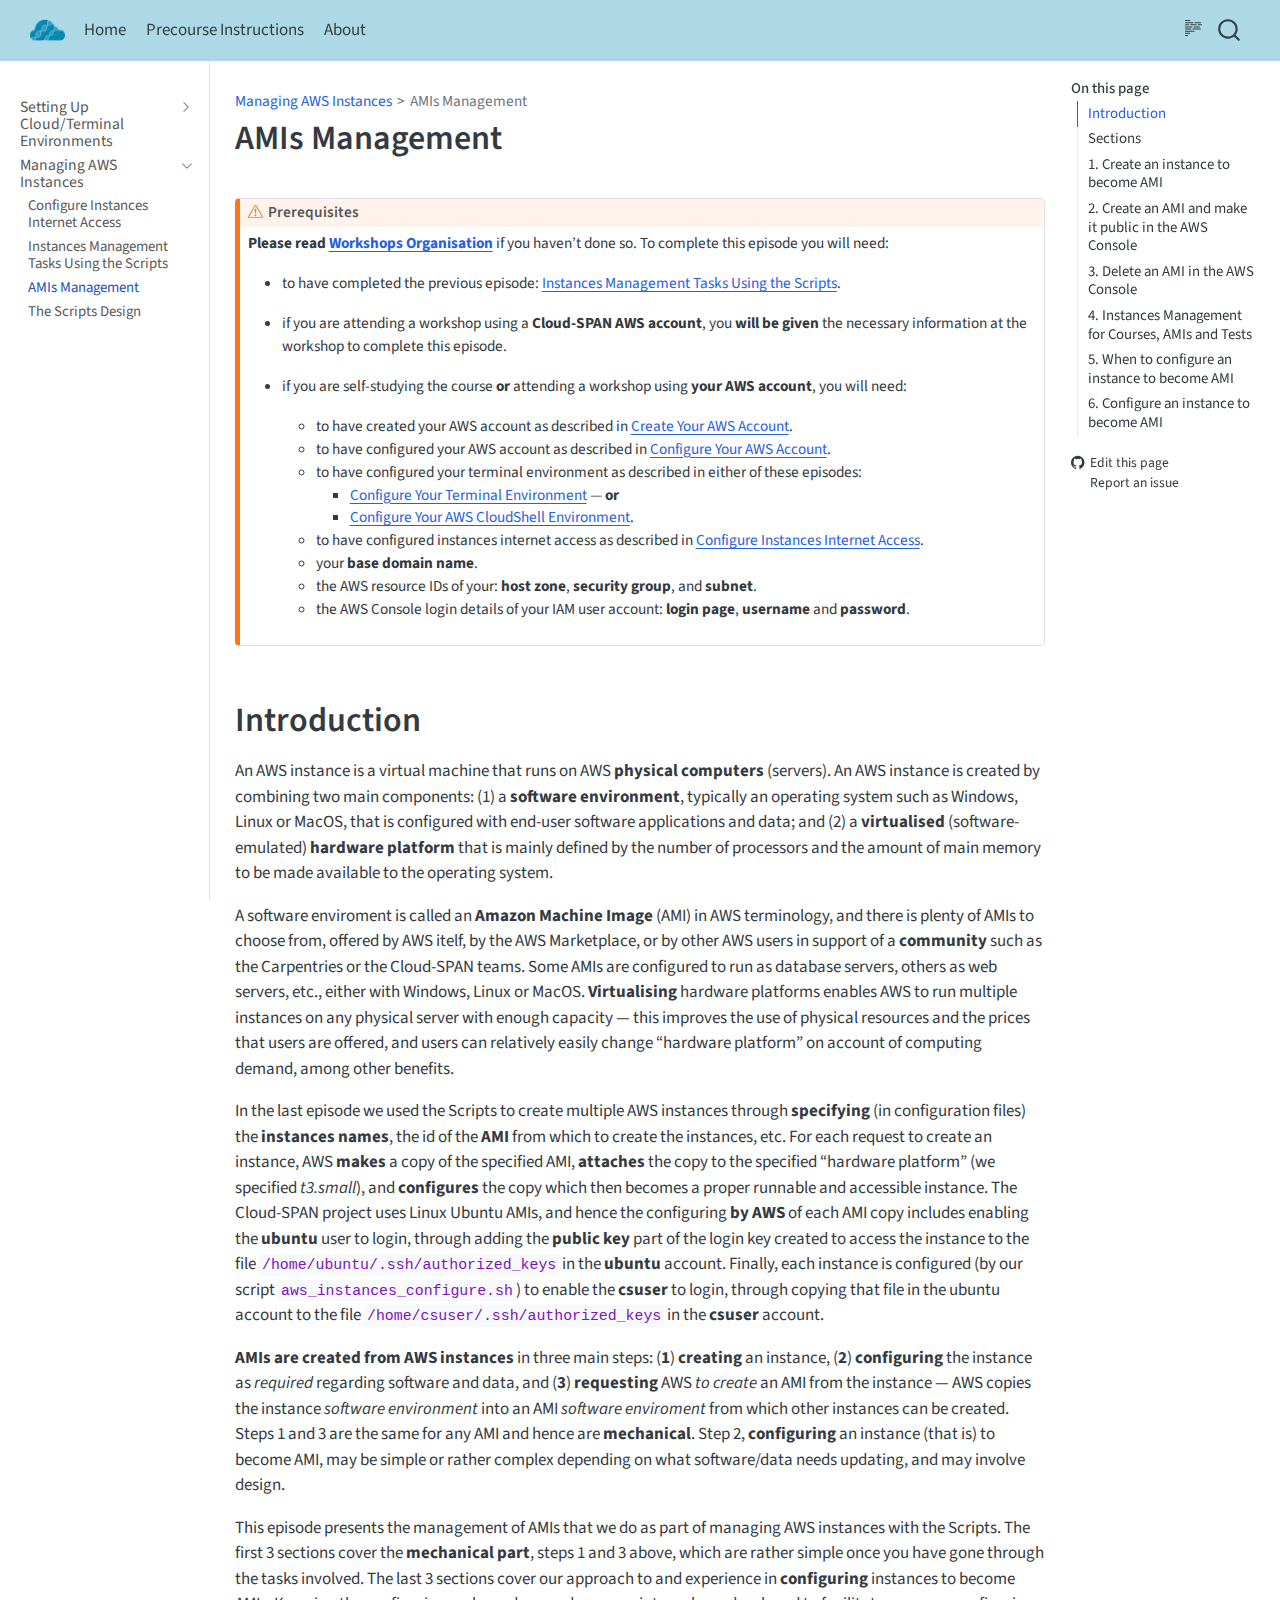
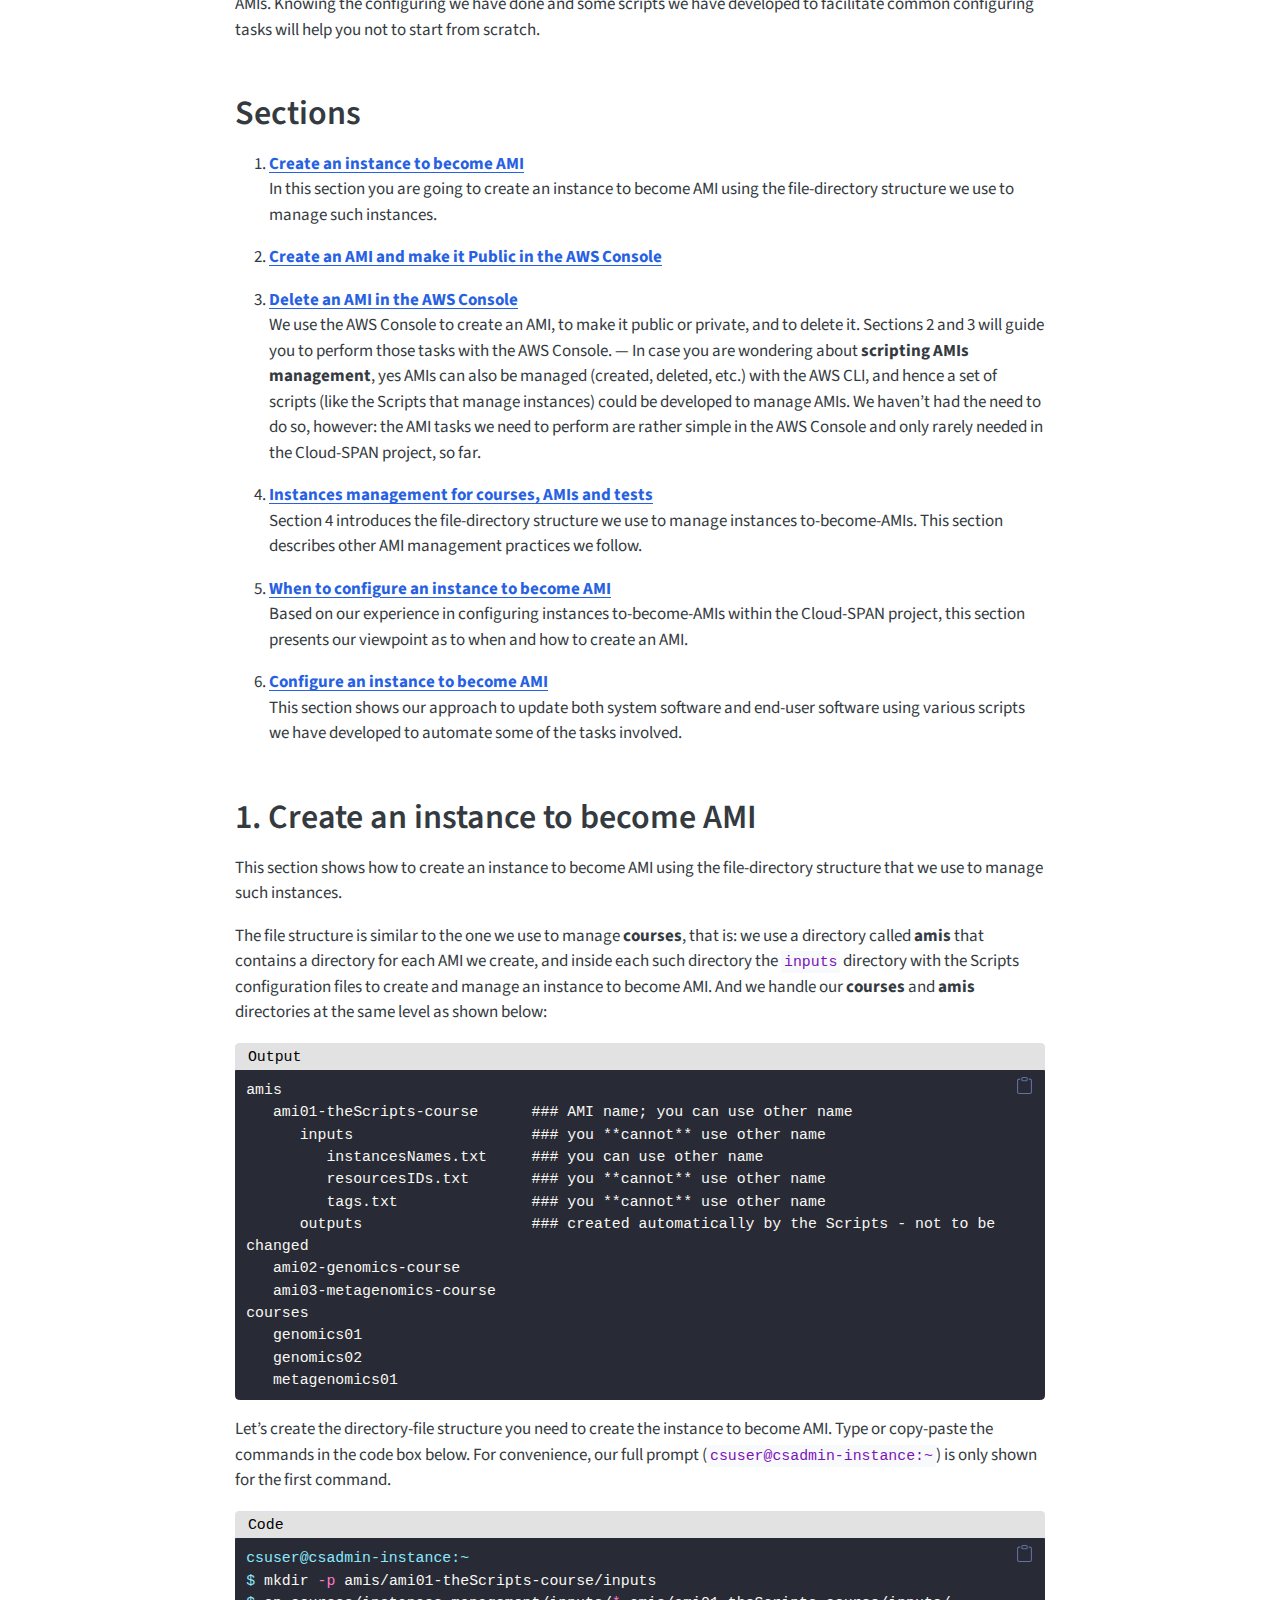
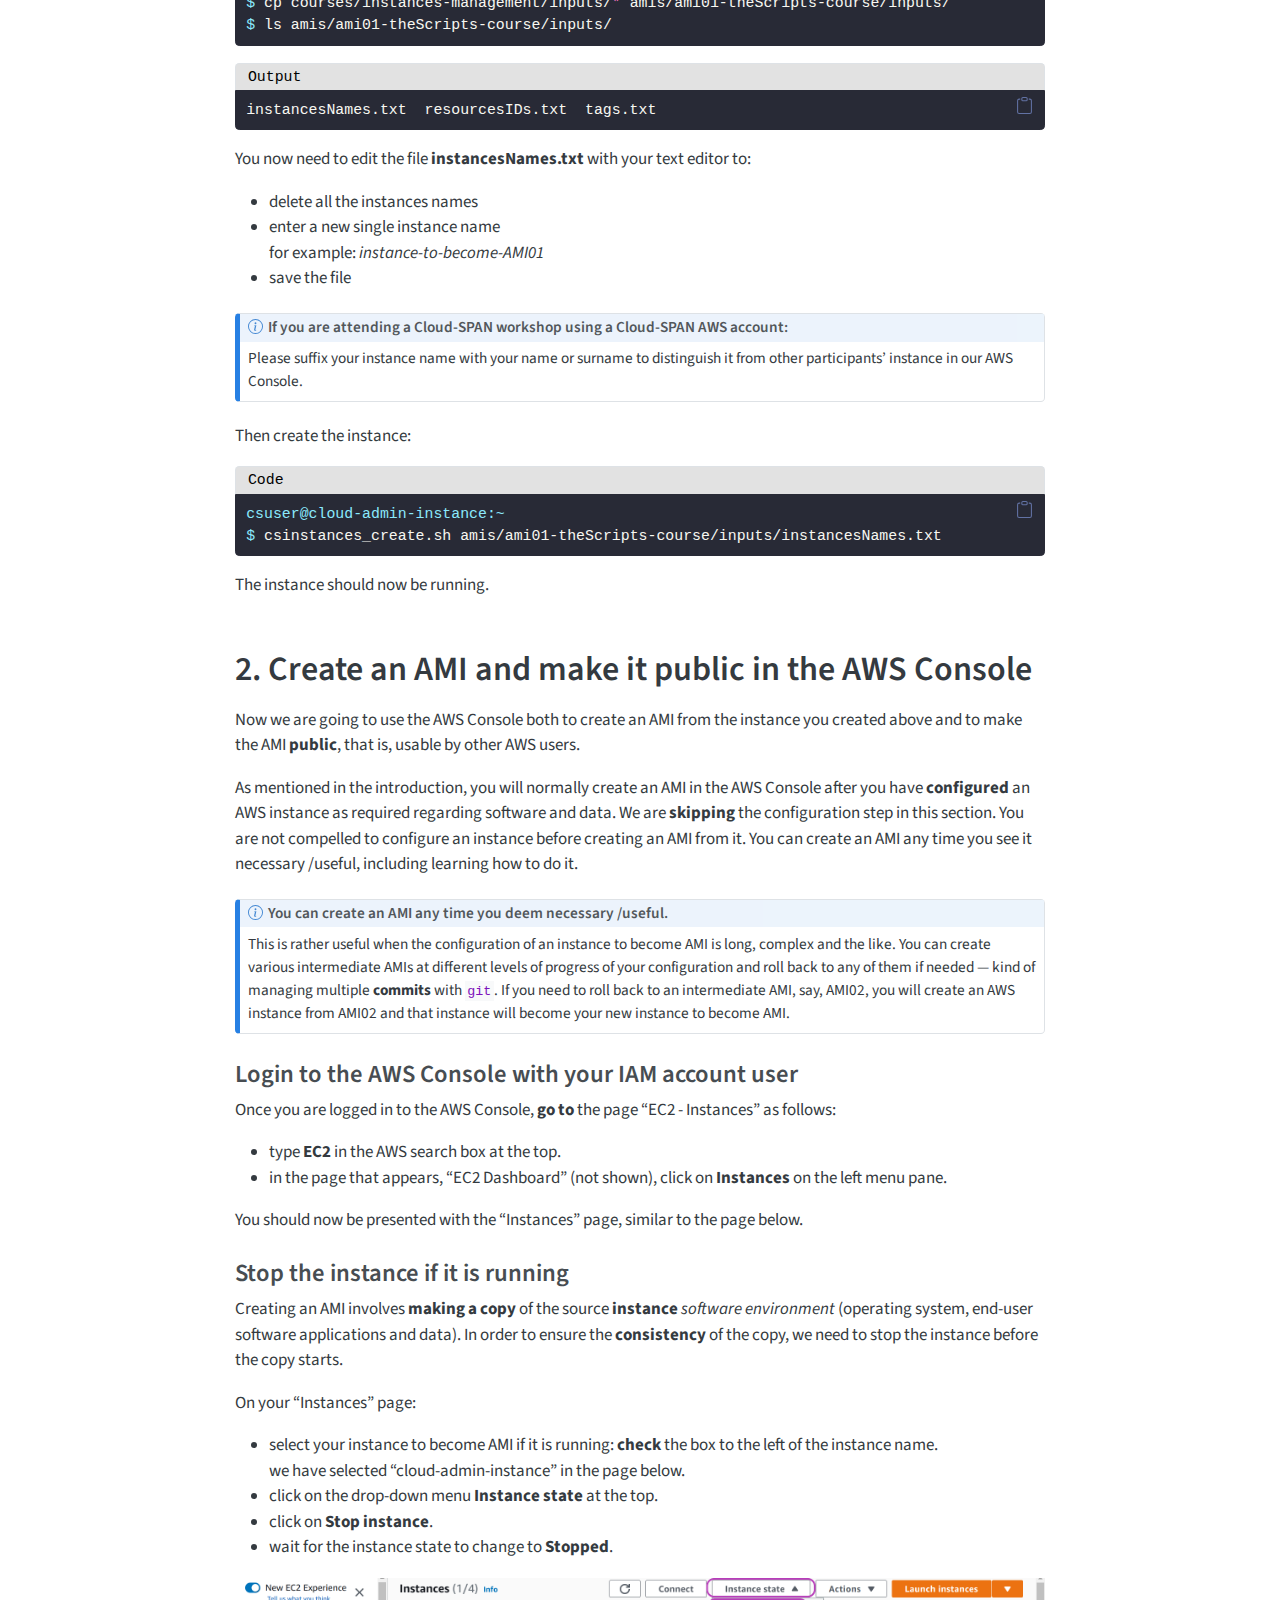
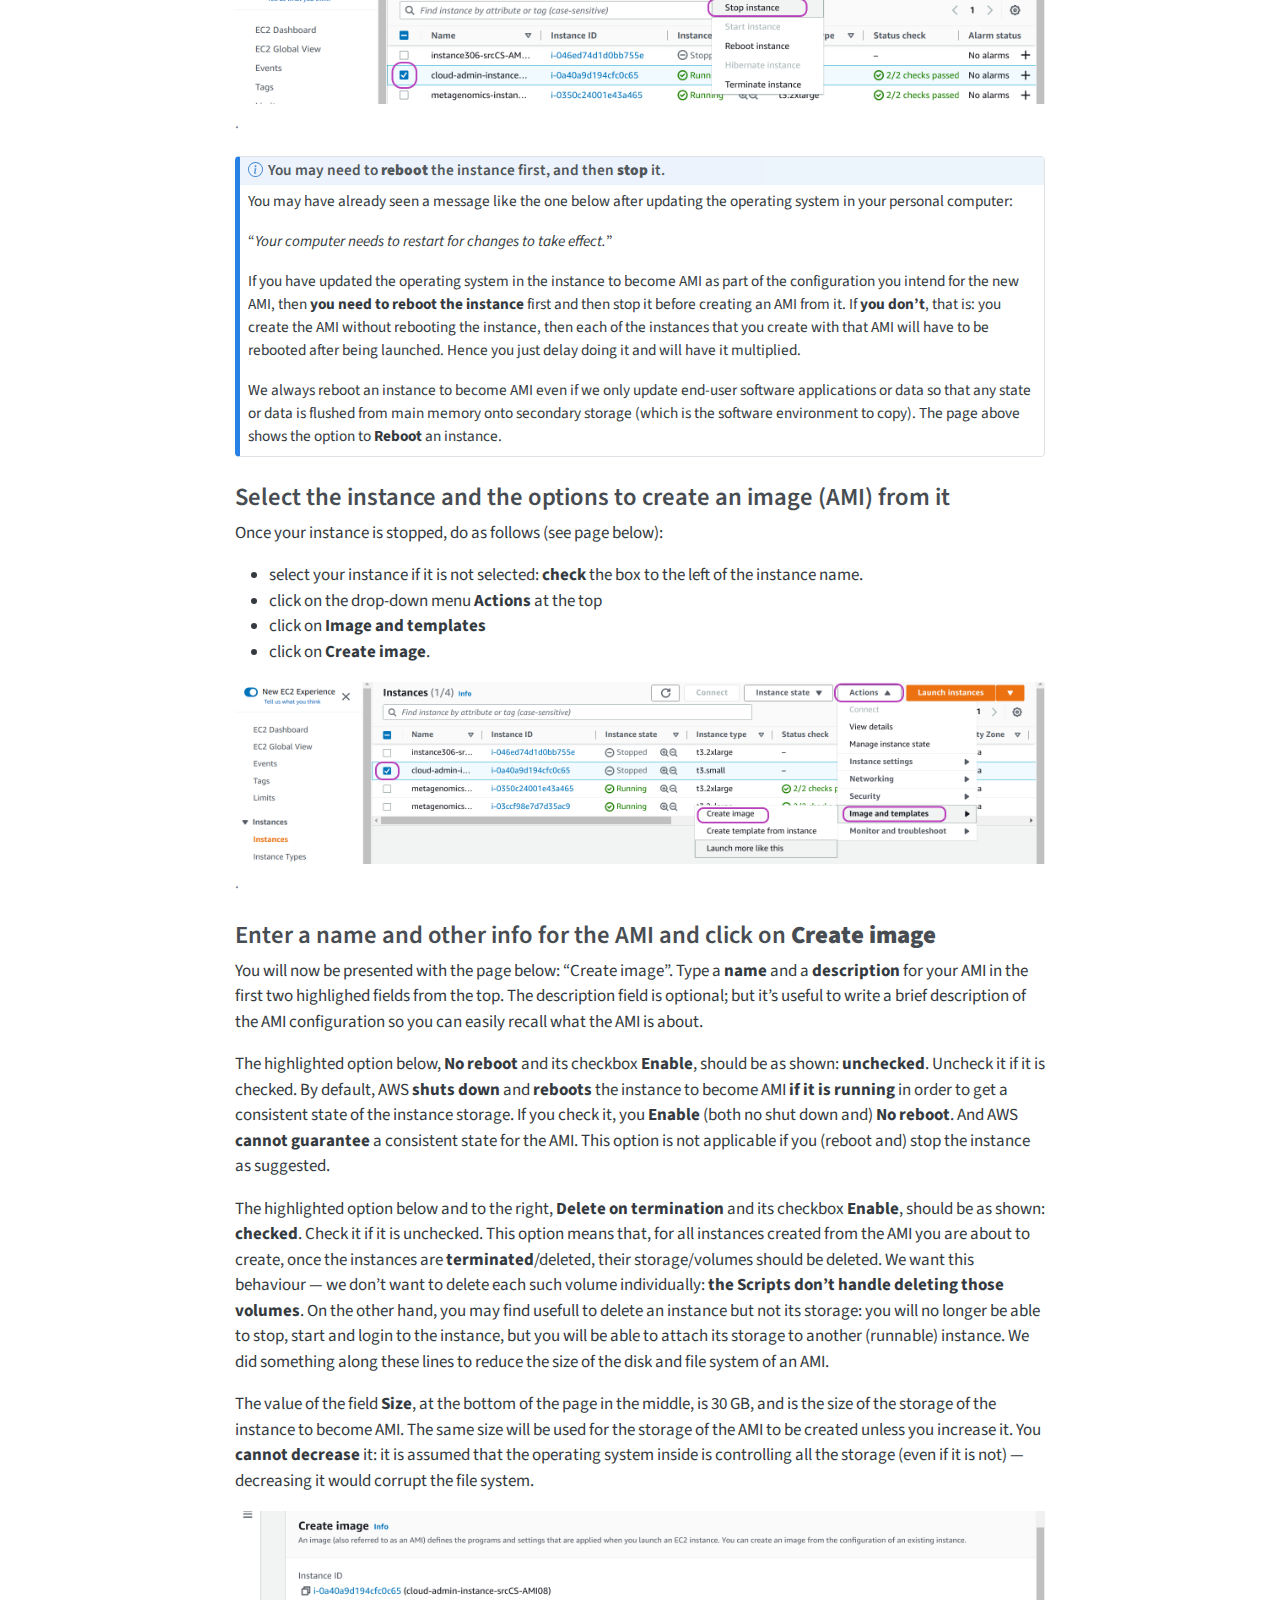
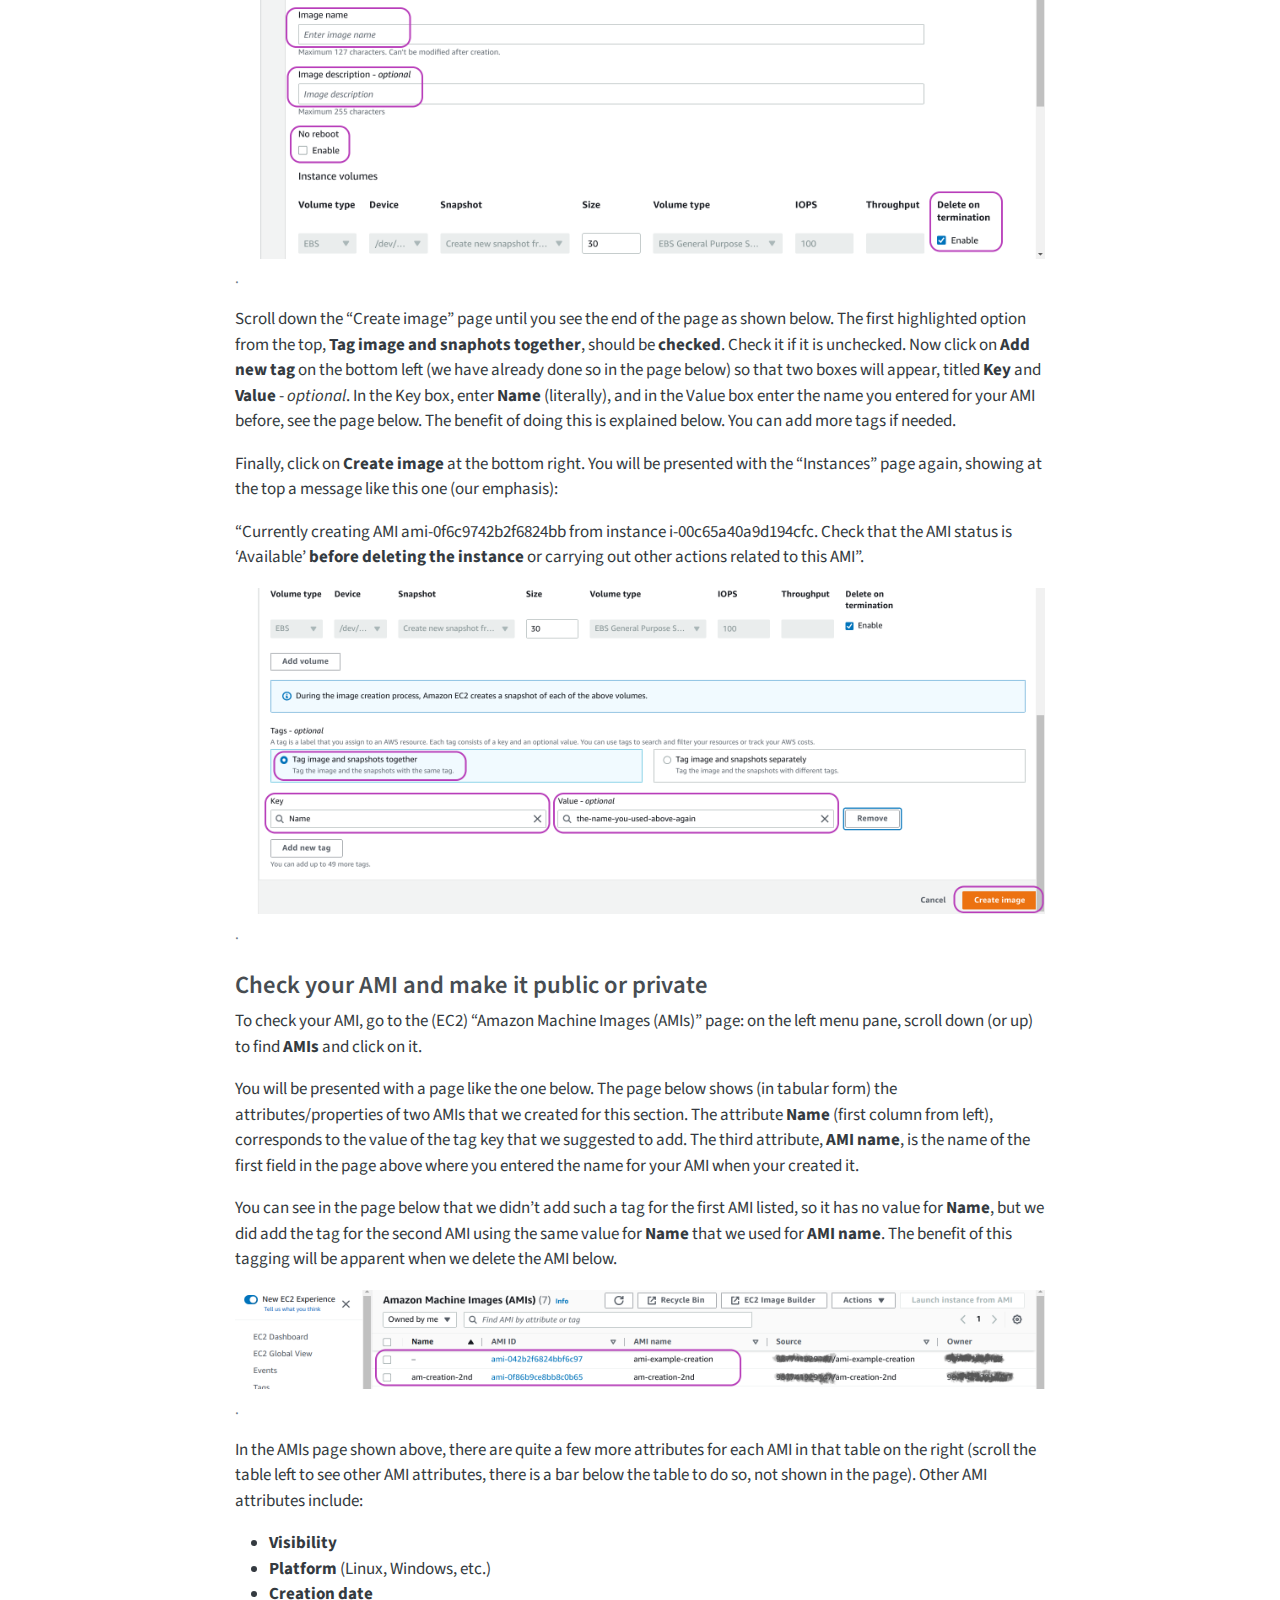
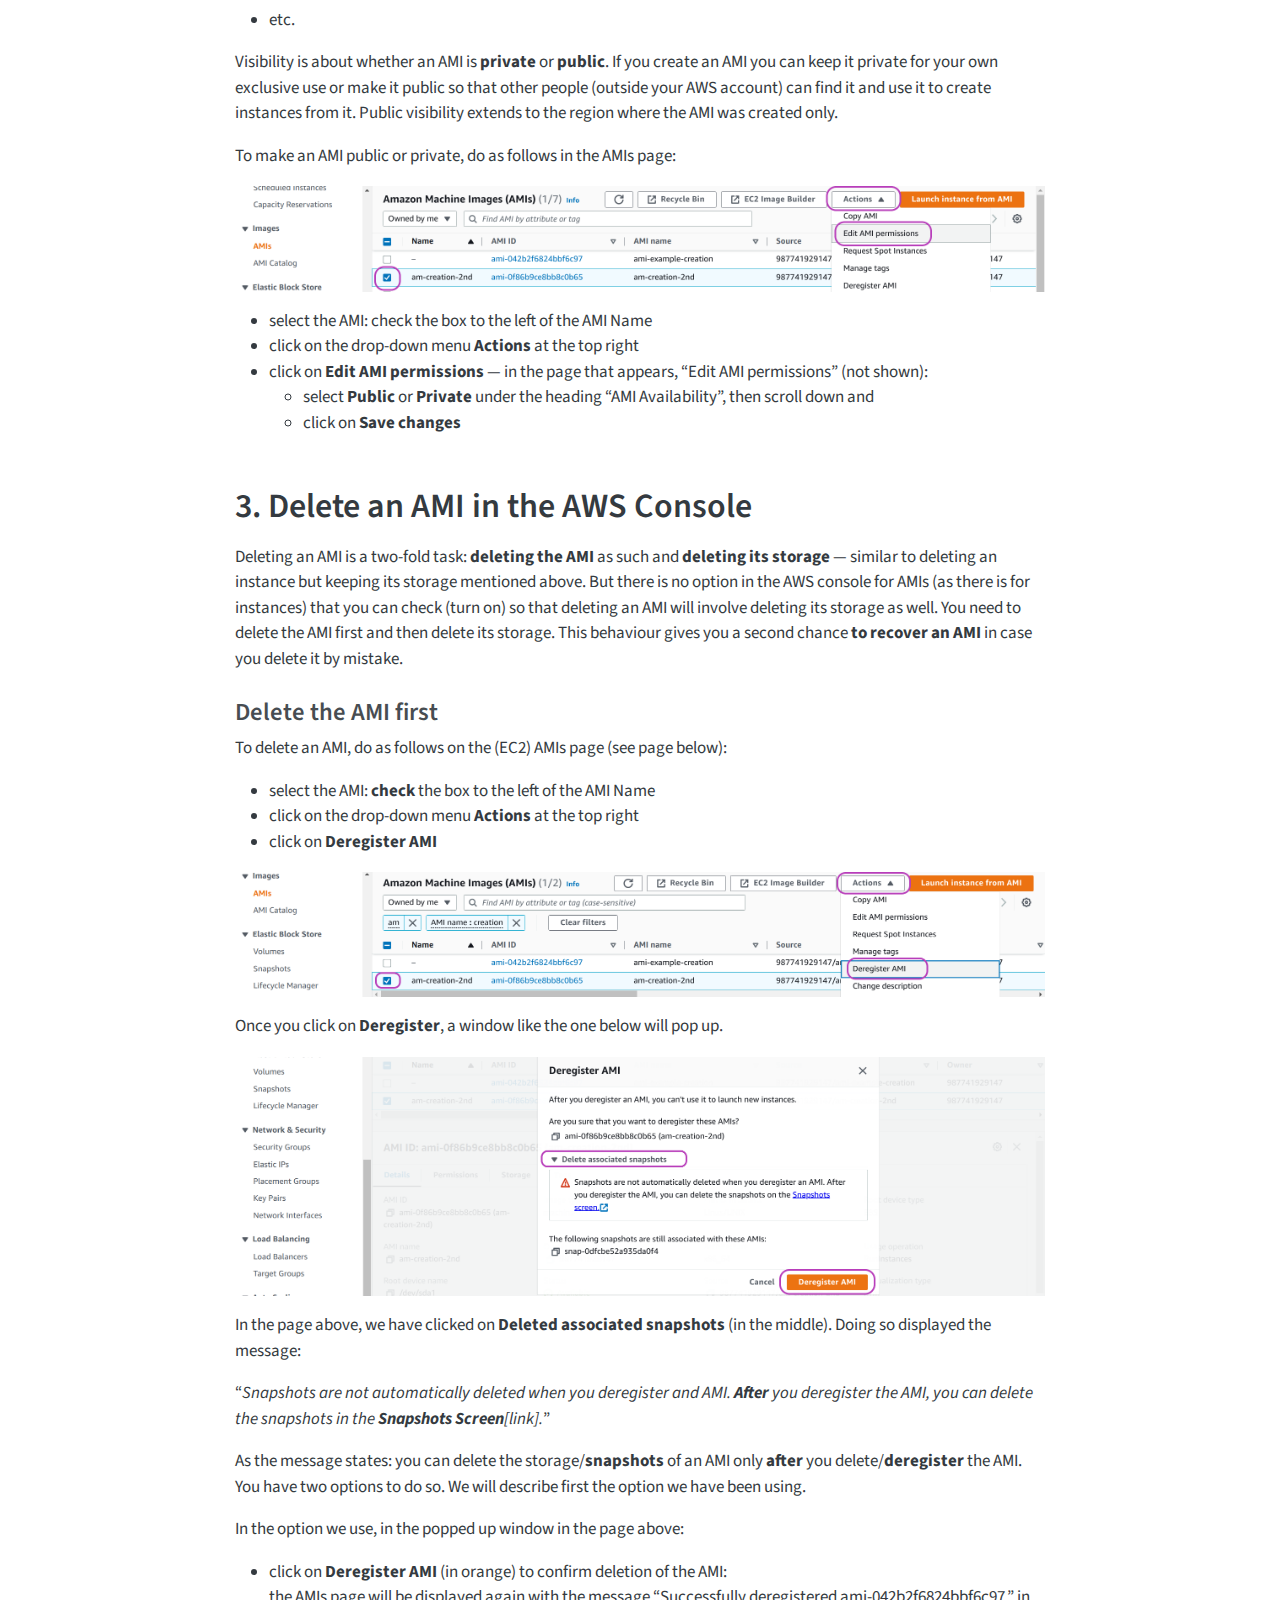
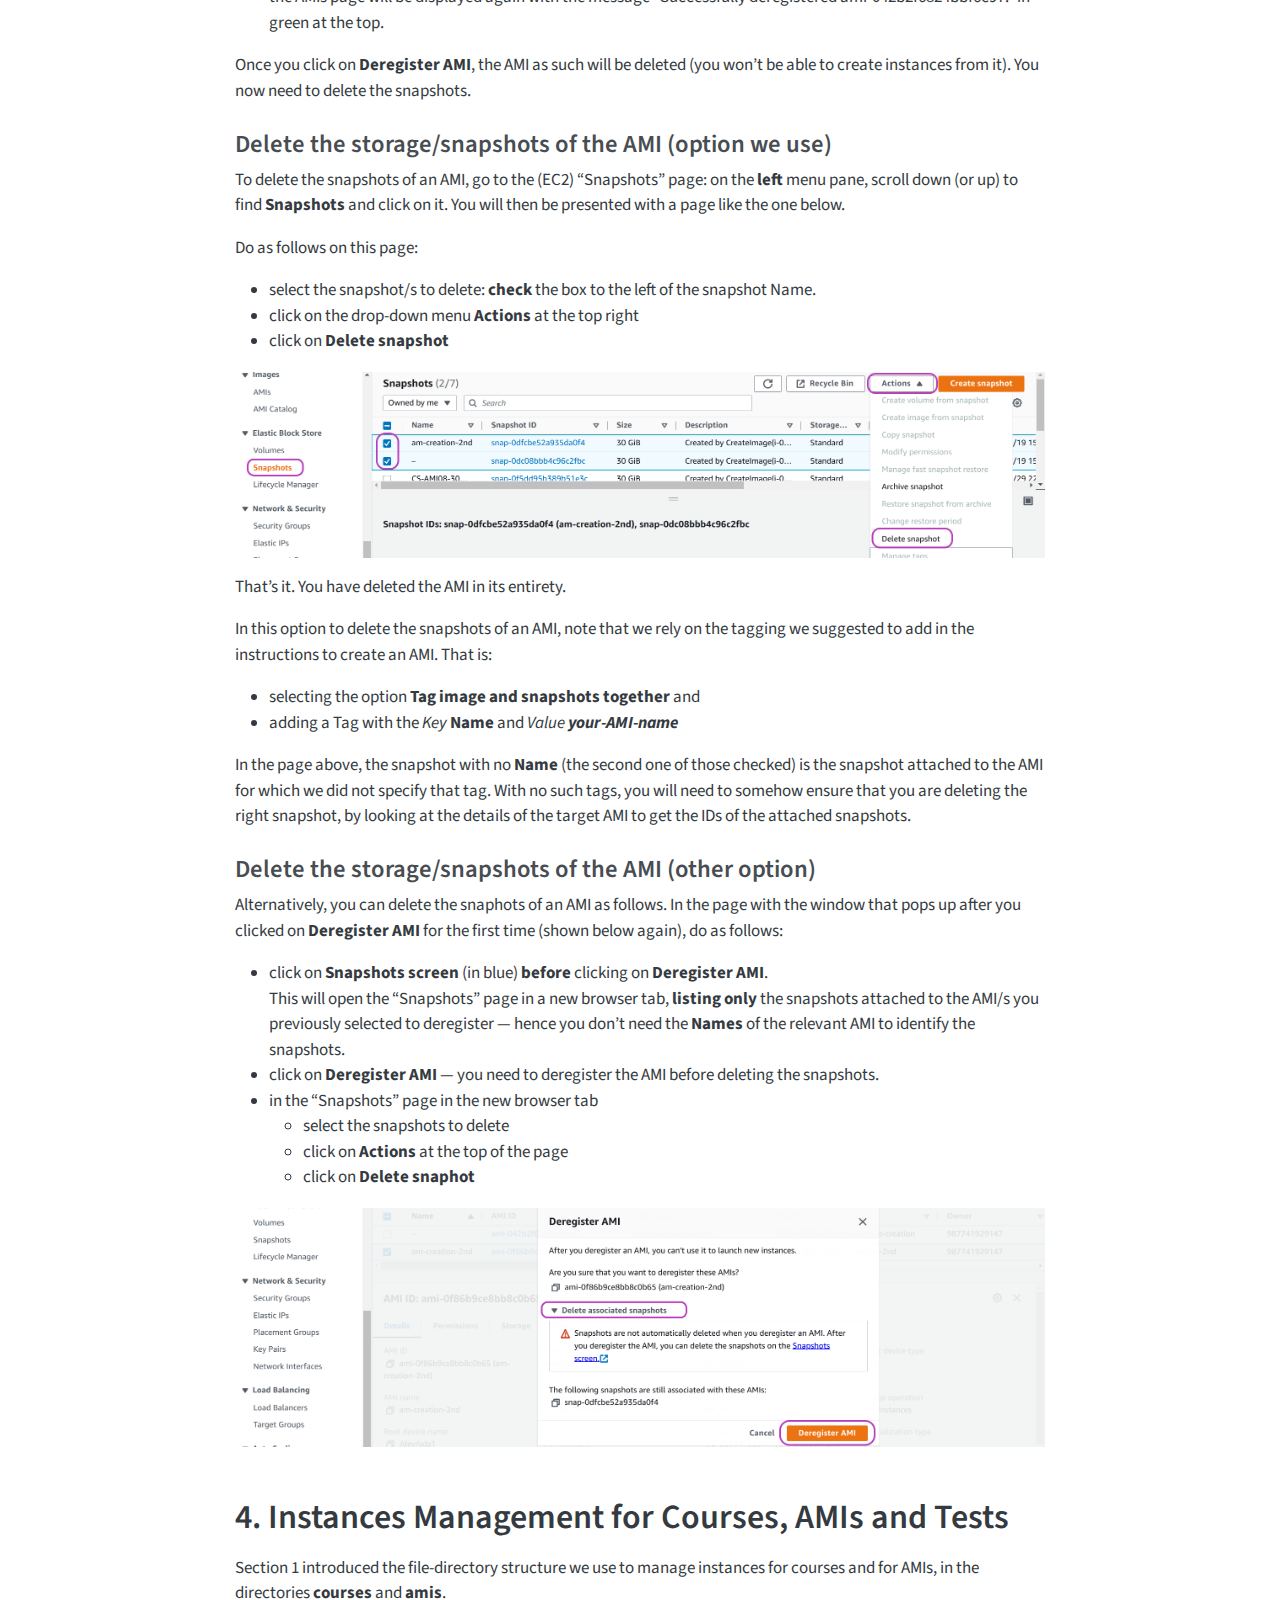
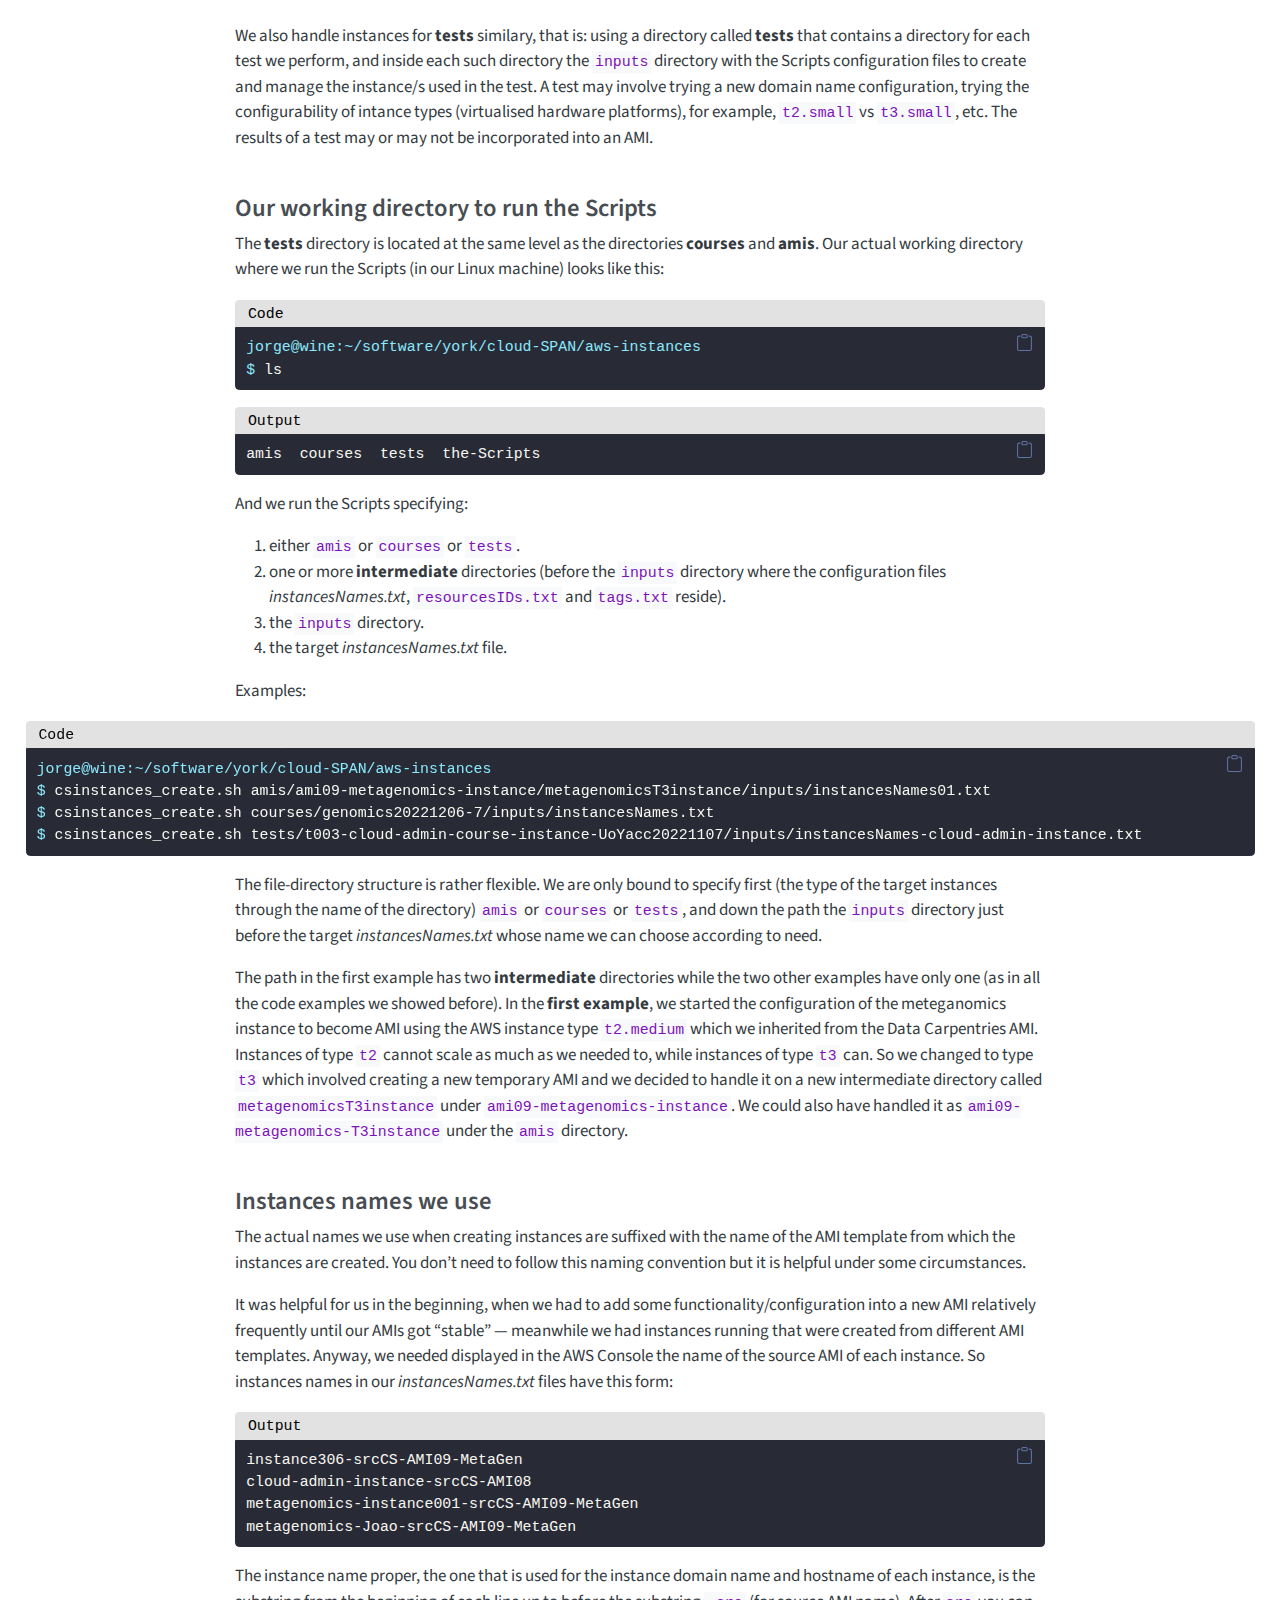
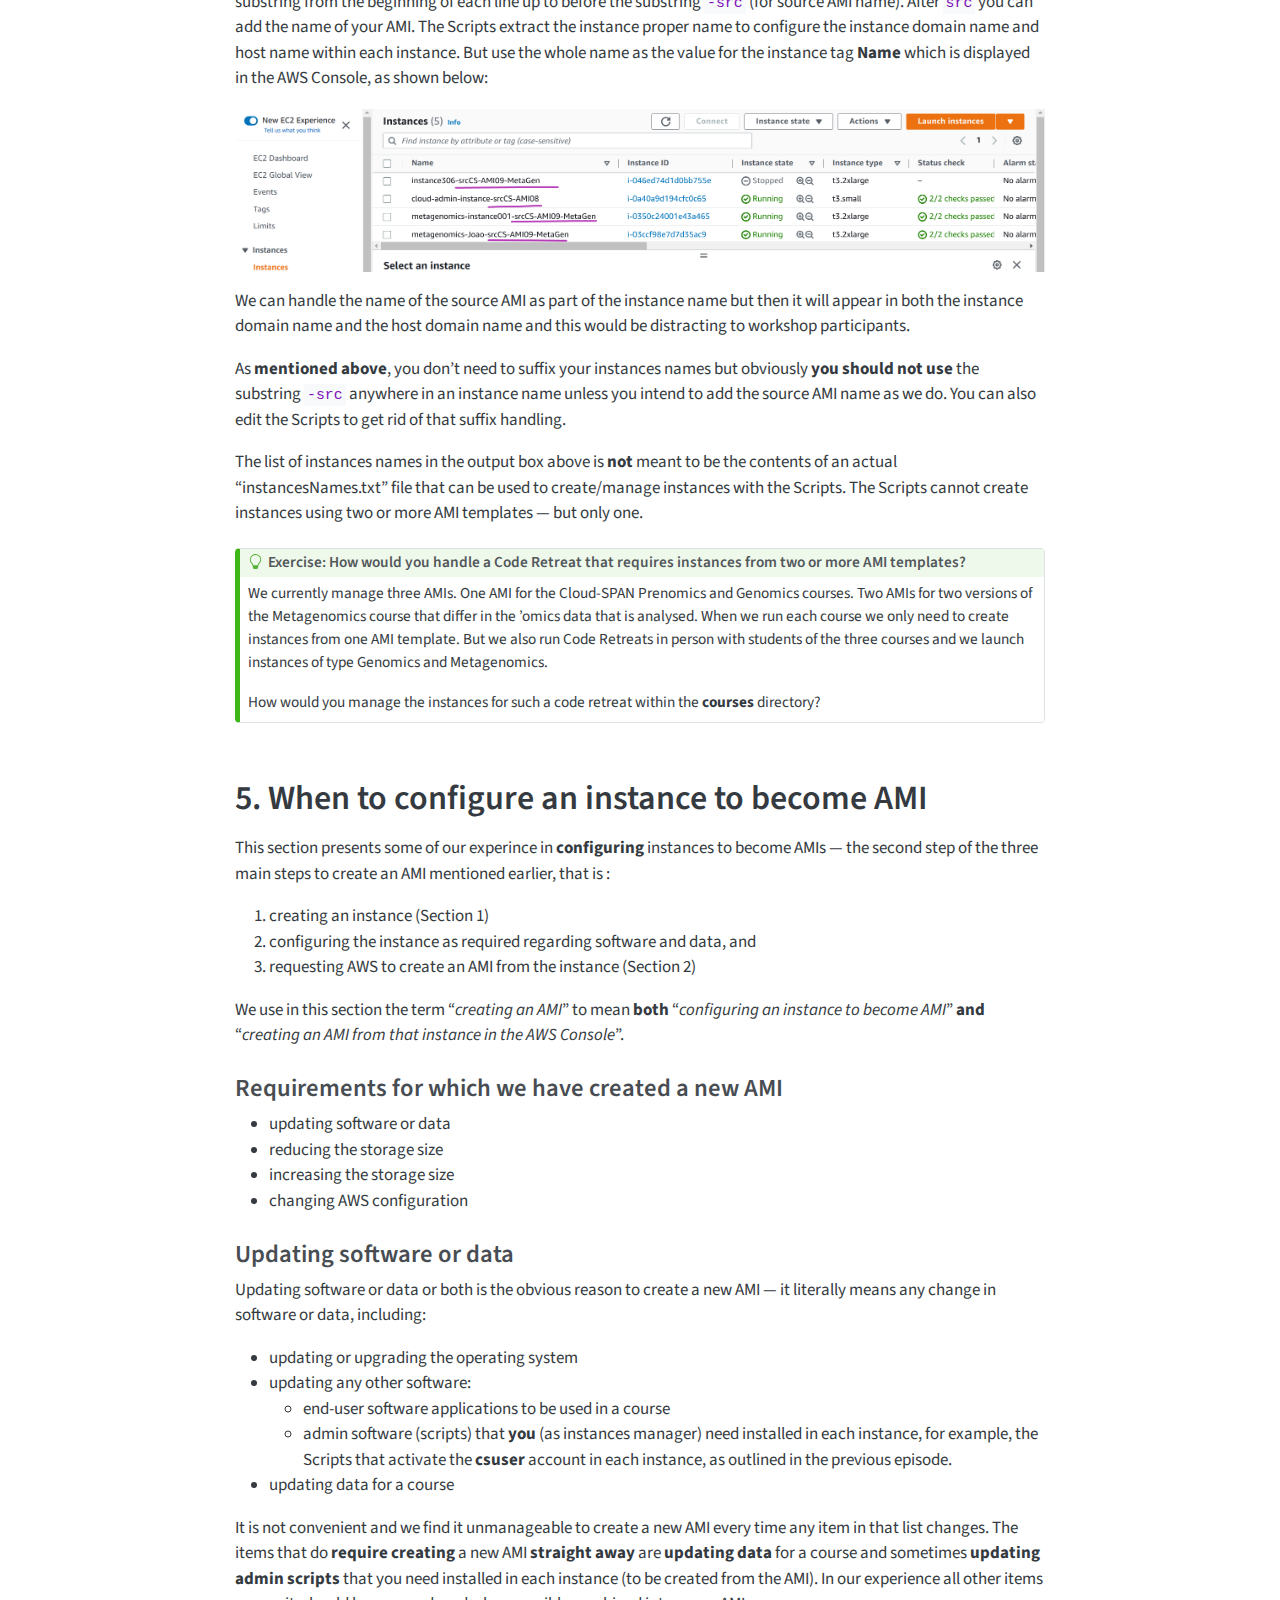
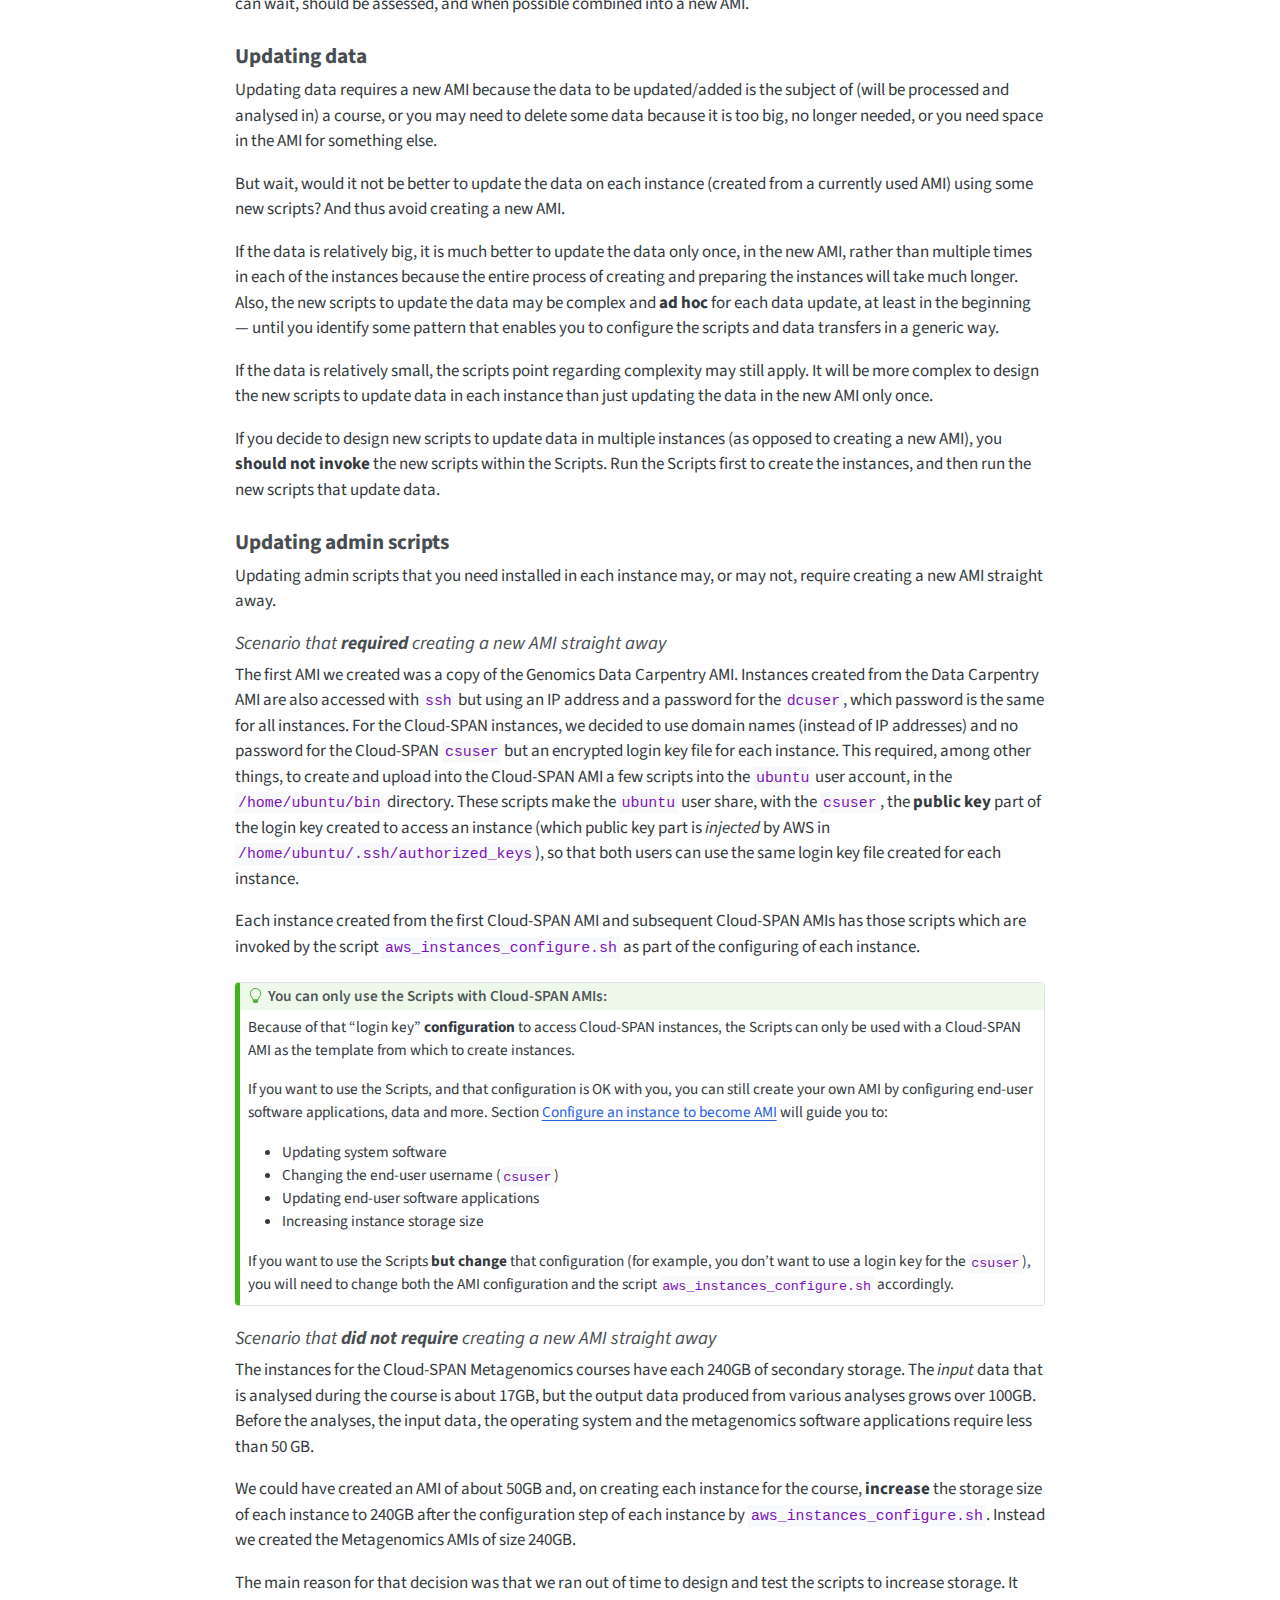
<file: docs/lesson02-managing-aws-instances/03-ami-management.html>
<!DOCTYPE html>
<html xmlns="http://www.w3.org/1999/xhtml" lang="en" xml:lang="en"><head>

<meta charset="utf-8">
<meta name="generator" content="quarto-1.5.57">

<meta name="viewport" content="width=device-width, initial-scale=1.0, user-scalable=yes">


<title>AMIs Management – Automated Management of AWS Instances</title>
<style>
code{white-space: pre-wrap;}
span.smallcaps{font-variant: small-caps;}
div.columns{display: flex; gap: min(4vw, 1.5em);}
div.column{flex: auto; overflow-x: auto;}
div.hanging-indent{margin-left: 1.5em; text-indent: -1.5em;}
ul.task-list{list-style: none;}
ul.task-list li input[type="checkbox"] {
  width: 0.8em;
  margin: 0 0.8em 0.2em -1em; /* quarto-specific, see https://github.com/quarto-dev/quarto-cli/issues/4556 */ 
  vertical-align: middle;
}
/* CSS for syntax highlighting */
pre > code.sourceCode { white-space: pre; position: relative; }
pre > code.sourceCode > span { line-height: 1.25; }
pre > code.sourceCode > span:empty { height: 1.2em; }
.sourceCode { overflow: visible; }
code.sourceCode > span { color: inherit; text-decoration: inherit; }
div.sourceCode { margin: 1em 0; }
pre.sourceCode { margin: 0; }
@media screen {
div.sourceCode { overflow: auto; }
}
@media print {
pre > code.sourceCode { white-space: pre-wrap; }
pre > code.sourceCode > span { display: inline-block; text-indent: -5em; padding-left: 5em; }
}
pre.numberSource code
  { counter-reset: source-line 0; }
pre.numberSource code > span
  { position: relative; left: -4em; counter-increment: source-line; }
pre.numberSource code > span > a:first-child::before
  { content: counter(source-line);
    position: relative; left: -1em; text-align: right; vertical-align: baseline;
    border: none; display: inline-block;
    -webkit-touch-callout: none; -webkit-user-select: none;
    -khtml-user-select: none; -moz-user-select: none;
    -ms-user-select: none; user-select: none;
    padding: 0 4px; width: 4em;
  }
pre.numberSource { margin-left: 3em;  padding-left: 4px; }
div.sourceCode
  {   }
@media screen {
pre > code.sourceCode > span > a:first-child::before { text-decoration: underline; }
}
</style>


<script src="../../site_libs/quarto-nav/quarto-nav.js"></script>
<script src="../../site_libs/clipboard/clipboard.min.js"></script>
<script src="../../site_libs/quarto-search/autocomplete.umd.js"></script>
<script src="../../site_libs/quarto-search/fuse.min.js"></script>
<script src="../../site_libs/quarto-search/quarto-search.js"></script>
<meta name="quarto:offset" content="../../">
<link href="../../docs/lesson02-managing-aws-instances/04-scripts-design.html" rel="next">
<link href="../../docs/lesson02-managing-aws-instances/02-instances-management.html" rel="prev">
<link href="../../images/cloud-span-icon.png" rel="icon" type="image/png">
<script src="../../site_libs/quarto-html/quarto.js"></script>
<script src="../../site_libs/quarto-html/popper.min.js"></script>
<script src="../../site_libs/quarto-html/tippy.umd.min.js"></script>
<script src="../../site_libs/quarto-html/anchor.min.js"></script>
<link href="../../site_libs/quarto-html/tippy.css" rel="stylesheet">
<link href="../../site_libs/quarto-html/quarto-syntax-highlighting.css" rel="stylesheet" id="quarto-text-highlighting-styles">
<script src="../../site_libs/bootstrap/bootstrap.min.js"></script>
<link href="../../site_libs/bootstrap/bootstrap-icons.css" rel="stylesheet">
<link href="../../site_libs/bootstrap/bootstrap.min.css" rel="stylesheet" id="quarto-bootstrap" data-mode="light">
<script id="quarto-search-options" type="application/json">{
  "location": "navbar",
  "copy-button": false,
  "collapse-after": 3,
  "panel-placement": "end",
  "type": "overlay",
  "limit": 50,
  "keyboard-shortcut": [
    "f",
    "/",
    "s"
  ],
  "show-item-context": false,
  "language": {
    "search-no-results-text": "No results",
    "search-matching-documents-text": "matching documents",
    "search-copy-link-title": "Copy link to search",
    "search-hide-matches-text": "Hide additional matches",
    "search-more-match-text": "more match in this document",
    "search-more-matches-text": "more matches in this document",
    "search-clear-button-title": "Clear",
    "search-text-placeholder": "",
    "search-detached-cancel-button-title": "Cancel",
    "search-submit-button-title": "Submit",
    "search-label": "Search"
  }
}</script>


<link rel="stylesheet" href="../../styles.css">
</head>

<body class="nav-sidebar docked nav-fixed">

<div id="quarto-search-results"></div>
  <header id="quarto-header" class="headroom fixed-top">
    <nav class="navbar navbar-expand-lg " data-bs-theme="dark">
      <div class="navbar-container container-fluid">
      <div class="navbar-brand-container mx-auto">
    <a href="../../index.html" class="navbar-brand navbar-brand-logo">
    <img src="../../images/cloud-span-icon.png" alt="Cloud-SPAN logo." class="navbar-logo">
    </a>
  </div>
            <div id="quarto-search" class="" title="Search"></div>
          <button class="navbar-toggler" type="button" data-bs-toggle="collapse" data-bs-target="#navbarCollapse" aria-controls="navbarCollapse" role="menu" aria-expanded="false" aria-label="Toggle navigation" onclick="if (window.quartoToggleHeadroom) { window.quartoToggleHeadroom(); }">
  <span class="navbar-toggler-icon"></span>
</button>
          <div class="collapse navbar-collapse" id="navbarCollapse">
            <ul class="navbar-nav navbar-nav-scroll me-auto">
  <li class="nav-item">
    <a class="nav-link" href="../../index.html"> 
<span class="menu-text">Home</span></a>
  </li>  
  <li class="nav-item">
    <a class="nav-link" href="../../docs/miscellanea/precourse-instructions.html"> 
<span class="menu-text">Precourse Instructions</span></a>
  </li>  
  <li class="nav-item">
    <a class="nav-link" href="../../docs/miscellanea/about.html"> 
<span class="menu-text">About</span></a>
  </li>  
</ul>
          </div> <!-- /navcollapse -->
            <div class="quarto-navbar-tools">
  <a href="" class="quarto-reader-toggle quarto-navigation-tool px-1" onclick="window.quartoToggleReader(); return false;" title="Toggle reader mode">
  <div class="quarto-reader-toggle-btn">
  <i class="bi"></i>
  </div>
</a>
</div>
      </div> <!-- /container-fluid -->
    </nav>
  <nav class="quarto-secondary-nav">
    <div class="container-fluid d-flex">
      <button type="button" class="quarto-btn-toggle btn" data-bs-toggle="collapse" role="button" data-bs-target=".quarto-sidebar-collapse-item" aria-controls="quarto-sidebar" aria-expanded="false" aria-label="Toggle sidebar navigation" onclick="if (window.quartoToggleHeadroom) { window.quartoToggleHeadroom(); }">
        <i class="bi bi-layout-text-sidebar-reverse"></i>
      </button>
        <nav class="quarto-page-breadcrumbs" aria-label="breadcrumb"><ol class="breadcrumb"><li class="breadcrumb-item"><a href="../../docs/lesson02-managing-aws-instances/index.html">Managing AWS Instances</a></li><li class="breadcrumb-item"><a href="../../docs/lesson02-managing-aws-instances/03-ami-management.html">AMIs Management</a></li></ol></nav>
        <a class="flex-grow-1" role="navigation" data-bs-toggle="collapse" data-bs-target=".quarto-sidebar-collapse-item" aria-controls="quarto-sidebar" aria-expanded="false" aria-label="Toggle sidebar navigation" onclick="if (window.quartoToggleHeadroom) { window.quartoToggleHeadroom(); }">      
        </a>
    </div>
  </nav>
</header>
<!-- content -->
<div id="quarto-content" class="quarto-container page-columns page-rows-contents page-layout-full page-navbar">
<!-- sidebar -->
  <nav id="quarto-sidebar" class="sidebar collapse collapse-horizontal quarto-sidebar-collapse-item sidebar-navigation docked overflow-auto">
    <div class="sidebar-menu-container"> 
    <ul class="list-unstyled mt-1">
        <li class="sidebar-item sidebar-item-section">
      <div class="sidebar-item-container"> 
            <a href="../../docs/lesson01-setting-work-envs/index.html" class="sidebar-item-text sidebar-link">
 <span class="menu-text">Setting Up Cloud/Terminal Environments</span></a>
          <a class="sidebar-item-toggle text-start collapsed" data-bs-toggle="collapse" data-bs-target="#quarto-sidebar-section-1" role="navigation" aria-expanded="false" aria-label="Toggle section">
            <i class="bi bi-chevron-right ms-2"></i>
          </a> 
      </div>
      <ul id="quarto-sidebar-section-1" class="collapse list-unstyled sidebar-section depth1 ">  
          <li class="sidebar-item">
  <div class="sidebar-item-container"> 
  <a href="../../docs/lesson01-setting-work-envs/01-create-aws-account.html" class="sidebar-item-text sidebar-link">
 <span class="menu-text">Create Your AWS Account</span></a>
  </div>
</li>
          <li class="sidebar-item">
  <div class="sidebar-item-container"> 
  <a href="../../docs/lesson01-setting-work-envs/02-configure-account.html" class="sidebar-item-text sidebar-link">
 <span class="menu-text">Configure Your AWS Account</span></a>
  </div>
</li>
          <li class="sidebar-item">
  <div class="sidebar-item-container"> 
  <a href="../../docs/lesson01-setting-work-envs/03-configure-terminal.html" class="sidebar-item-text sidebar-link">
 <span class="menu-text">Configure Your Terminal Environment</span></a>
  </div>
</li>
          <li class="sidebar-item">
  <div class="sidebar-item-container"> 
  <a href="../../docs/lesson01-setting-work-envs/04-configure-cloudshell.html" class="sidebar-item-text sidebar-link">
 <span class="menu-text">Configure Your AWS CloudShell Environment</span></a>
  </div>
</li>
      </ul>
  </li>
        <li class="sidebar-item sidebar-item-section">
      <div class="sidebar-item-container"> 
            <a href="../../docs/lesson02-managing-aws-instances/index.html" class="sidebar-item-text sidebar-link">
 <span class="menu-text">Managing AWS Instances</span></a>
          <a class="sidebar-item-toggle text-start" data-bs-toggle="collapse" data-bs-target="#quarto-sidebar-section-2" role="navigation" aria-expanded="true" aria-label="Toggle section">
            <i class="bi bi-chevron-right ms-2"></i>
          </a> 
      </div>
      <ul id="quarto-sidebar-section-2" class="collapse list-unstyled sidebar-section depth1 show">  
          <li class="sidebar-item">
  <div class="sidebar-item-container"> 
  <a href="../../docs/lesson02-managing-aws-instances/01-configure-instances-internet.html" class="sidebar-item-text sidebar-link">
 <span class="menu-text">Configure Instances Internet Access</span></a>
  </div>
</li>
          <li class="sidebar-item">
  <div class="sidebar-item-container"> 
  <a href="../../docs/lesson02-managing-aws-instances/02-instances-management.html" class="sidebar-item-text sidebar-link">
 <span class="menu-text">Instances Management Tasks Using the Scripts</span></a>
  </div>
</li>
          <li class="sidebar-item">
  <div class="sidebar-item-container"> 
  <a href="../../docs/lesson02-managing-aws-instances/03-ami-management.html" class="sidebar-item-text sidebar-link active">
 <span class="menu-text">AMIs Management</span></a>
  </div>
</li>
          <li class="sidebar-item">
  <div class="sidebar-item-container"> 
  <a href="../../docs/lesson02-managing-aws-instances/04-scripts-design.html" class="sidebar-item-text sidebar-link">
 <span class="menu-text">The Scripts Design</span></a>
  </div>
</li>
      </ul>
  </li>
    </ul>
    </div>
</nav>
<div id="quarto-sidebar-glass" class="quarto-sidebar-collapse-item" data-bs-toggle="collapse" data-bs-target=".quarto-sidebar-collapse-item"></div>
<!-- margin-sidebar -->
    <div id="quarto-margin-sidebar" class="sidebar margin-sidebar">
        <nav id="TOC" role="doc-toc" class="toc-active">
    <h2 id="toc-title">On this page</h2>
   
  <ul>
  <li><a href="#introduction" id="toc-introduction" class="nav-link active" data-scroll-target="#introduction">Introduction</a></li>
  <li><a href="#sections" id="toc-sections" class="nav-link" data-scroll-target="#sections">Sections</a></li>
  <li><a href="#create-an-instance-to-become-ami" id="toc-create-an-instance-to-become-ami" class="nav-link" data-scroll-target="#create-an-instance-to-become-ami">1. Create an instance to become AMI</a></li>
  <li><a href="#create-an-ami-and-make-it-public-in-the-aws-console" id="toc-create-an-ami-and-make-it-public-in-the-aws-console" class="nav-link" data-scroll-target="#create-an-ami-and-make-it-public-in-the-aws-console">2. Create an AMI and make it public in the AWS Console</a>
  <ul class="collapse">
  <li><a href="#login-to-the-aws-console-with-your-iam-account-user" id="toc-login-to-the-aws-console-with-your-iam-account-user" class="nav-link" data-scroll-target="#login-to-the-aws-console-with-your-iam-account-user">Login to the AWS Console with your IAM account user</a></li>
  <li><a href="#stop-the-instance-if-it-is-running" id="toc-stop-the-instance-if-it-is-running" class="nav-link" data-scroll-target="#stop-the-instance-if-it-is-running">Stop the instance if it is running</a></li>
  <li><a href="#select-the-instance-and-the-options-to-create-an-image-ami-from-it" id="toc-select-the-instance-and-the-options-to-create-an-image-ami-from-it" class="nav-link" data-scroll-target="#select-the-instance-and-the-options-to-create-an-image-ami-from-it">Select the instance and the options to create an image (AMI) from it</a></li>
  <li><a href="#enter-a-name-and-other-info-for-the-ami-and-click-on-create-image" id="toc-enter-a-name-and-other-info-for-the-ami-and-click-on-create-image" class="nav-link" data-scroll-target="#enter-a-name-and-other-info-for-the-ami-and-click-on-create-image">Enter a name and other info for the AMI and click on <strong>Create image</strong></a></li>
  <li><a href="#check-your-ami-and-make-it-public-or-private" id="toc-check-your-ami-and-make-it-public-or-private" class="nav-link" data-scroll-target="#check-your-ami-and-make-it-public-or-private">Check your AMI and make it public or private</a></li>
  </ul></li>
  <li><a href="#delete-an-ami-in-the-aws-console" id="toc-delete-an-ami-in-the-aws-console" class="nav-link" data-scroll-target="#delete-an-ami-in-the-aws-console">3. Delete an AMI in the AWS Console</a>
  <ul class="collapse">
  <li><a href="#delete-the-ami-first" id="toc-delete-the-ami-first" class="nav-link" data-scroll-target="#delete-the-ami-first">Delete the AMI first</a></li>
  <li><a href="#delete-the-storagesnapshots-of-the-ami-option-we-use" id="toc-delete-the-storagesnapshots-of-the-ami-option-we-use" class="nav-link" data-scroll-target="#delete-the-storagesnapshots-of-the-ami-option-we-use">Delete the storage/snapshots of the AMI (option we use)</a></li>
  <li><a href="#delete-the-storagesnapshots-of-the-ami-other-option" id="toc-delete-the-storagesnapshots-of-the-ami-other-option" class="nav-link" data-scroll-target="#delete-the-storagesnapshots-of-the-ami-other-option">Delete the storage/snapshots of the AMI (other option)</a></li>
  </ul></li>
  <li><a href="#instances-management-for-courses-amis-and-tests" id="toc-instances-management-for-courses-amis-and-tests" class="nav-link" data-scroll-target="#instances-management-for-courses-amis-and-tests">4. Instances Management for Courses, AMIs and Tests</a>
  <ul class="collapse">
  <li><a href="#our-working-directory-to-run-the-scripts" id="toc-our-working-directory-to-run-the-scripts" class="nav-link" data-scroll-target="#our-working-directory-to-run-the-scripts">Our working directory to run the Scripts</a></li>
  <li><a href="#instances-names-we-use" id="toc-instances-names-we-use" class="nav-link" data-scroll-target="#instances-names-we-use">Instances names we use</a></li>
  </ul></li>
  <li><a href="#when-to-configure-an-instance-to-become-ami" id="toc-when-to-configure-an-instance-to-become-ami" class="nav-link" data-scroll-target="#when-to-configure-an-instance-to-become-ami">5. When to configure an instance to become AMI</a>
  <ul class="collapse">
  <li><a href="#requirements-for-which-we-have-created-a-new-ami" id="toc-requirements-for-which-we-have-created-a-new-ami" class="nav-link" data-scroll-target="#requirements-for-which-we-have-created-a-new-ami">Requirements for which we have created a new AMI</a></li>
  <li><a href="#updating-software-or-data" id="toc-updating-software-or-data" class="nav-link" data-scroll-target="#updating-software-or-data">Updating software or data</a></li>
  <li><a href="#reducing-storage-size" id="toc-reducing-storage-size" class="nav-link" data-scroll-target="#reducing-storage-size">Reducing storage size</a></li>
  <li><a href="#increasing-storage-size" id="toc-increasing-storage-size" class="nav-link" data-scroll-target="#increasing-storage-size">Increasing storage size</a></li>
  <li><a href="#changing-aws-configuration" id="toc-changing-aws-configuration" class="nav-link" data-scroll-target="#changing-aws-configuration">Changing AWS configuration</a></li>
  </ul></li>
  <li><a href="#configure-an-instance-to-become-ami" id="toc-configure-an-instance-to-become-ami" class="nav-link" data-scroll-target="#configure-an-instance-to-become-ami">6. Configure an instance to become AMI</a>
  <ul class="collapse">
  <li><a href="#background-to-our-approach-to-configuring-instances-to-become-amis" id="toc-background-to-our-approach-to-configuring-instances-to-become-amis" class="nav-link" data-scroll-target="#background-to-our-approach-to-configuring-instances-to-become-amis">Background to our approach to configuring instances to become AMIs</a></li>
  <li><a href="#create-and-login-to-your-instance-to-become-ami-that-you-will-configure" id="toc-create-and-login-to-your-instance-to-become-ami-that-you-will-configure" class="nav-link" data-scroll-target="#create-and-login-to-your-instance-to-become-ami-that-you-will-configure">Create and login to your instance to become AMI that you will configure</a></li>
  <li><a href="#updating-system-software" id="toc-updating-system-software" class="nav-link" data-scroll-target="#updating-system-software">6.1 Updating system software</a>
  <ul class="collapse">
  <li><a href="#updating-to-the-next-lts" id="toc-updating-to-the-next-lts" class="nav-link" data-scroll-target="#updating-to-the-next-lts">Updating to the next LTS</a></li>
  <li><a href="#updating-system-software-1" id="toc-updating-system-software-1" class="nav-link" data-scroll-target="#updating-system-software-1">Updating system software</a></li>
  <li><a href="#installing-other-applications-and-removing-applications-first-part" id="toc-installing-other-applications-and-removing-applications-first-part" class="nav-link" data-scroll-target="#installing-other-applications-and-removing-applications-first-part">Installing other applications and removing applications — first part</a></li>
  </ul></li>
  <li><a href="#changing-the-end-user-username" id="toc-changing-the-end-user-username" class="nav-link" data-scroll-target="#changing-the-end-user-username">6.2 Changing the end-user username</a>
  <ul class="collapse">
  <li><a href="#create-your-new-end-user-username" id="toc-create-your-new-end-user-username" class="nav-link" data-scroll-target="#create-your-new-end-user-username">Create your new end-user username</a></li>
  <li><a href="#change-csuser-for-your-new-username-everywhere-in-the-script-binusersauthorizedkeys-activate.sh" id="toc-change-csuser-for-your-new-username-everywhere-in-the-script-binusersauthorizedkeys-activate.sh" class="nav-link" data-scroll-target="#change-csuser-for-your-new-username-everywhere-in-the-script-binusersauthorizedkeys-activate.sh">Change <code>csuser</code> for your new username everywhere in the script ~/bin/usersAuthorizedKeys-activate.sh</a></li>
  <li><a href="#edit-or-delete-the-message-of-the-day-file" id="toc-edit-or-delete-the-message-of-the-day-file" class="nav-link" data-scroll-target="#edit-or-delete-the-message-of-the-day-file">Edit or delete the “message of the day” file</a></li>
  <li><a href="#login-to-your-new-username" id="toc-login-to-your-new-username" class="nav-link" data-scroll-target="#login-to-your-new-username">Login to your new username</a></li>
  </ul></li>
  <li><a href="#updating-end-user-software-applications" id="toc-updating-end-user-software-applications" class="nav-link" data-scroll-target="#updating-end-user-software-applications">6.3 Updating end-user software applications</a>
  <ul class="collapse">
  <li><a href="#install-genomics-applications-or-print-versions-installed" id="toc-install-genomics-applications-or-print-versions-installed" class="nav-link" data-scroll-target="#install-genomics-applications-or-print-versions-installed">Install Genomics applications or print versions installed</a></li>
  <li><a href="#installing-the-genomics-applications" id="toc-installing-the-genomics-applications" class="nav-link" data-scroll-target="#installing-the-genomics-applications">Installing the Genomics applications</a></li>
  <li><a href="#installing-other-applications-and-removing-applications-second-part" id="toc-installing-other-applications-and-removing-applications-second-part" class="nav-link" data-scroll-target="#installing-other-applications-and-removing-applications-second-part">Installing other applications and removing applications — second part</a></li>
  </ul></li>
  <li><a href="#increasing-storage-size-1" id="toc-increasing-storage-size-1" class="nav-link" data-scroll-target="#increasing-storage-size-1">6.4 Increasing storage size</a>
  <ul class="collapse">
  <li><a href="#delete-the-current-aws-cli-installed-at-system-level" id="toc-delete-the-current-aws-cli-installed-at-system-level" class="nav-link" data-scroll-target="#delete-the-current-aws-cli-installed-at-system-level">Delete the current <code>aws</code> CLI installed at system level</a></li>
  <li><a href="#install-the-latest-aws-cli-locally-in-the-ubuntu-account" id="toc-install-the-latest-aws-cli-locally-in-the-ubuntu-account" class="nav-link" data-scroll-target="#install-the-latest-aws-cli-locally-in-the-ubuntu-account">Install the latest <code>aws</code> CLI locally in the <code>ubuntu</code> account</a></li>
  <li><a href="#configure-the-aws-cli-copy-the-aws-credentials-you-have-been-using-to-your-instance-to-become-ami" id="toc-configure-the-aws-cli-copy-the-aws-credentials-you-have-been-using-to-your-instance-to-become-ami" class="nav-link" data-scroll-target="#configure-the-aws-cli-copy-the-aws-credentials-you-have-been-using-to-your-instance-to-become-ami">Configure the <code>aws</code> CLI: copy the AWS credentials you have been using to your instance to become AMI</a></li>
  <li><a href="#increase-the-storage-of-your-instance-to-become-ami" id="toc-increase-the-storage-of-your-instance-to-become-ami" class="nav-link" data-scroll-target="#increase-the-storage-of-your-instance-to-become-ami">Increase the storage of your instance to become AMI</a></li>
  </ul></li>
  <li><a href="#before-creating-your-ami-last-trimmings-and-deleting-all-login-keys" id="toc-before-creating-your-ami-last-trimmings-and-deleting-all-login-keys" class="nav-link" data-scroll-target="#before-creating-your-ami-last-trimmings-and-deleting-all-login-keys">6.5 Before creating your AMI: last trimmings and deleting all login keys</a>
  <ul class="collapse">
  <li><a href="#minor-trimmings-you-may-want-in-each-instance-created-from-your-ami" id="toc-minor-trimmings-you-may-want-in-each-instance-created-from-your-ami" class="nav-link" data-scroll-target="#minor-trimmings-you-may-want-in-each-instance-created-from-your-ami">Minor trimmings you may want in each instance created from your AMI</a></li>
  <li><a href="#rebooting-your-instance-for-any-changes-to-take-effect" id="toc-rebooting-your-instance-for-any-changes-to-take-effect" class="nav-link" data-scroll-target="#rebooting-your-instance-for-any-changes-to-take-effect">Rebooting your instance for any changes to take effect</a></li>
  <li><a href="#deleting-all-login-keys" id="toc-deleting-all-login-keys" class="nav-link" data-scroll-target="#deleting-all-login-keys">Deleting all login keys</a></li>
  </ul></li>
  </ul></li>
  </ul>
<div class="toc-actions"><ul><li><a href="https://github.com/Cloud-SPAN/nerc-metagenomics-v2q/edit/main/docs/lesson02-managing-aws-instances/03-ami-management.qmd" class="toc-action"><i class="bi bi-github"></i>Edit this page</a></li><li><a href="https://github.com/Cloud-SPAN/nerc-metagenomics-v2q/issues/new" class="toc-action"><i class="bi empty"></i>Report an issue</a></li></ul></div></nav>
    </div>
<!-- main -->
<main class="content page-columns page-full column-body" id="quarto-document-content">

<header id="title-block-header" class="quarto-title-block default"><nav class="quarto-page-breadcrumbs quarto-title-breadcrumbs d-none d-lg-block" aria-label="breadcrumb"><ol class="breadcrumb"><li class="breadcrumb-item"><a href="../../docs/lesson02-managing-aws-instances/index.html">Managing AWS Instances</a></li><li class="breadcrumb-item"><a href="../../docs/lesson02-managing-aws-instances/03-ami-management.html">AMIs Management</a></li></ol></nav>
<div class="quarto-title">
<h1 class="title">AMIs Management</h1>
</div>



<div class="quarto-title-meta column-body">

    
  
    
  </div>
  


</header>


<div class="callout callout-style-default callout-warning callout-titled">
<div class="callout-header d-flex align-content-center">
<div class="callout-icon-container">
<i class="callout-icon"></i>
</div>
<div class="callout-title-container flex-fill">
Prerequisites
</div>
</div>
<div class="callout-body-container callout-body">
<p><strong>Please read <a href="../../index.html#course-overview">Workshops Organisation</a></strong> if you haven’t done so. To complete this episode you will need:</p>
<ul>
<li><p>to have completed the previous episode: <a href="../../docs/lesson02-managing-aws-instances/02-instances-management.html">Instances Management Tasks Using the Scripts</a>.</p></li>
<li><p>if you are attending a workshop using a <strong>Cloud-SPAN AWS account</strong>, you <strong>will be given</strong> the necessary information at the workshop to complete this episode.</p></li>
<li><p>if you are self-studying the course <strong>or</strong> attending a workshop using <strong>your AWS account</strong>, you will need:</p>
<ul>
<li>to have created your AWS account as described in <a href="../../docs/lesson01-setting-work-envs/01-create-aws-account.html">Create Your AWS Account</a>.</li>
<li>to have configured your AWS account as described in <a href="../../docs/lesson01-setting-work-envs/02-configure-account.html">Configure Your AWS Account</a>.</li>
<li>to have configured your terminal environment as described in either of these episodes:
<ul>
<li><a href="../../docs/lesson01-setting-work-envs/03-configure-terminal.html">Configure Your Terminal Environment</a> — <strong>or</strong></li>
<li><a href="../../docs/lesson01-setting-work-envs/04-configure-cloudshell.html">Configure Your AWS CloudShell Environment</a>.</li>
</ul></li>
<li>to have configured instances internet access as described in <a href="../../docs/lesson02-managing-aws-instances/01-configure-instances-internet.html">Configure Instances Internet Access</a>.</li>
<li>your <strong>base domain name</strong>.</li>
<li>the AWS resource IDs of your: <strong>host zone</strong>, <strong>security group</strong>, and <strong>subnet</strong>.</li>
<li>the AWS Console login details of your IAM user account: <strong>login page</strong>, <strong>username</strong> and <strong>password</strong>.</li>
</ul></li>
</ul>
</div>
</div>
<section id="introduction" class="level1">
<h1>Introduction</h1>
<p>An AWS instance is a virtual machine that runs on AWS <strong>physical computers</strong> (servers). An AWS instance is created by combining two main components: (1) a <strong>software environment</strong>, typically an operating system such as Windows, Linux or MacOS, that is configured with end-user software applications and data; and (2) a <strong>virtualised</strong> (software-emulated) <strong>hardware platform</strong> that is mainly defined by the number of processors and the amount of main memory to be made available to the operating system.</p>
<p>A software enviroment is called an <strong>Amazon Machine Image</strong> (AMI) in AWS terminology, and there is plenty of AMIs to choose from, offered by AWS itelf, by the AWS Marketplace, or by other AWS users in support of a <strong>community</strong> such as the Carpentries or the Cloud-SPAN teams. Some AMIs are configured to run as database servers, others as web servers, etc., either with Windows, Linux or MacOS. <strong>Virtualising</strong> hardware platforms enables AWS to run multiple instances on any physical server with enough capacity — this improves the use of physical resources and the prices that users are offered, and users can relatively easily change “hardware platform” on account of computing demand, among other benefits.</p>
<p>In the last episode we used the Scripts to create multiple AWS instances through <strong>specifying</strong> (in configuration files) the <strong>instances names</strong>, the id of the <strong>AMI</strong> from which to create the instances, etc. For each request to create an instance, AWS <strong>makes</strong> a copy of the specified AMI, <strong>attaches</strong> the copy to the specified “hardware platform” (we specified <em>t3.small</em>), and <strong>configures</strong> the copy which then becomes a proper runnable and accessible instance. The Cloud-SPAN project uses Linux Ubuntu AMIs, and hence the configuring <strong>by AWS</strong> of each AMI copy includes enabling the <strong>ubuntu</strong> user to login, through adding the <strong>public key</strong> part of the login key created to access the instance to the file <code>/home/ubuntu/.ssh/authorized_keys</code> in the <strong>ubuntu</strong> account. Finally, each instance is configured (by our script <code>aws_instances_configure.sh</code>) to enable the <strong>csuser</strong> to login, through copying that file in the ubuntu account to the file <code>/home/csuser/.ssh/authorized_keys</code> in the <strong>csuser</strong> account.</p>
<p><strong>AMIs are created from AWS instances</strong> in three main steps: (<strong>1</strong>) <strong>creating</strong> an instance, (<strong>2</strong>) <strong>configuring</strong> the instance as <em>required</em> regarding software and data, and (<strong>3</strong>) <strong>requesting</strong> AWS <em>to create</em> an AMI from the instance — AWS copies the instance <em>software environment</em> into an AMI <em>software enviroment</em> from which other instances can be created. Steps 1 and 3 are the same for any AMI and hence are <strong>mechanical</strong>. Step 2, <strong>configuring</strong> an instance (that is) to become AMI, may be simple or rather complex depending on what software/data needs updating, and may involve design.</p>
<p>This episode presents the management of AMIs that we do as part of managing AWS instances with the Scripts. The first 3 sections cover the <strong>mechanical part</strong>, steps 1 and 3 above, which are rather simple once you have gone through the tasks involved. The last 3 sections cover our approach to and experience in <strong>configuring</strong> instances to become AMIs. Knowing the configuring we have done and some scripts we have developed to facilitate common configuring tasks will help you not to start from scratch.</p>
</section>
<section id="sections" class="level1">
<h1>Sections</h1>
<ol type="1">
<li><p><strong><a href="#create-an-instance-to-become-ami">Create an instance to become AMI</a></strong><br>
In this section you are going to create an instance to become AMI using the file-directory structure we use to manage such instances.</p></li>
<li><p><strong><a href="#create-an-ami-and-make-it-public-in-the-aws-console">Create an AMI and make it Public in the AWS Console</a></strong></p></li>
<li><p><strong><a href="#delete-an-ami-in-the-aws-console">Delete an AMI in the AWS Console</a></strong><br>
We use the AWS Console to create an AMI, to make it public or private, and to delete it. Sections 2 and 3 will guide you to perform those tasks with the AWS Console. — In case you are wondering about <strong>scripting AMIs management</strong>, yes AMIs can also be managed (created, deleted, etc.) with the AWS CLI, and hence a set of scripts (like the Scripts that manage instances) could be developed to manage AMIs. We haven’t had the need to do so, however: the AMI tasks we need to perform are rather simple in the AWS Console and only rarely needed in the Cloud-SPAN project, so far.</p></li>
<li><p><strong><a href="#instances-management-for-courses-amis-and-tests">Instances management for courses, AMIs and tests</a></strong><br>
Section 4 introduces the file-directory structure we use to manage instances to-become-AMIs. This section describes other AMI management practices we follow.</p></li>
<li><p><strong><a href="#when-to-configure-an-instance-to-become-ami">When to configure an instance to become AMI</a></strong><br>
Based on our experience in configuring instances to-become-AMIs within the Cloud-SPAN project, this section presents our viewpoint as to when and how to create an AMI.</p></li>
<li><p><strong><a href="#configure-an-instance-to-become-ami">Configure an instance to become AMI</a></strong><br>
This section shows our approach to update both system software and end-user software using various scripts we have developed to automate some of the tasks involved.</p></li>
</ol>
</section>
<section id="create-an-instance-to-become-ami" class="level1">
<h1>1. Create an instance to become AMI</h1>
<p>This section shows how to create an instance to become AMI using the file-directory structure that we use to manage such instances.</p>
<p>The file structure is similar to the one we use to manage <strong>courses</strong>, that is: we use a directory called <strong>amis</strong> that contains a directory for each AMI we create, and inside each such directory the <code>inputs</code> directory with the Scripts configuration files to create and manage an instance to become AMI. And we handle our <strong>courses</strong> and <strong>amis</strong> directories at the same level as shown below:</p>
<div class="code-with-filename">
<div class="code-with-filename-file">
<pre><strong>Output</strong></pre>
</div>
<div class="sourceCode" id="cb1" data-filename="Output"><pre class="sourceCode default code-with-copy"><code class="sourceCode default"><span id="cb1-1"><a href="#cb1-1" aria-hidden="true" tabindex="-1"></a>amis            </span>
<span id="cb1-2"><a href="#cb1-2" aria-hidden="true" tabindex="-1"></a>   ami01-theScripts-course      ### AMI name; you can use other name</span>
<span id="cb1-3"><a href="#cb1-3" aria-hidden="true" tabindex="-1"></a>      inputs                    ### you **cannot** use other name</span>
<span id="cb1-4"><a href="#cb1-4" aria-hidden="true" tabindex="-1"></a>         instancesNames.txt     ### you can use other name </span>
<span id="cb1-5"><a href="#cb1-5" aria-hidden="true" tabindex="-1"></a>         resourcesIDs.txt       ### you **cannot** use other name</span>
<span id="cb1-6"><a href="#cb1-6" aria-hidden="true" tabindex="-1"></a>         tags.txt               ### you **cannot** use other name</span>
<span id="cb1-7"><a href="#cb1-7" aria-hidden="true" tabindex="-1"></a>      outputs                   ### created automatically by the Scripts - not to be changed</span>
<span id="cb1-8"><a href="#cb1-8" aria-hidden="true" tabindex="-1"></a>   ami02-genomics-course</span>
<span id="cb1-9"><a href="#cb1-9" aria-hidden="true" tabindex="-1"></a>   ami03-metagenomics-course   </span>
<span id="cb1-10"><a href="#cb1-10" aria-hidden="true" tabindex="-1"></a>courses       </span>
<span id="cb1-11"><a href="#cb1-11" aria-hidden="true" tabindex="-1"></a>   genomics01 </span>
<span id="cb1-12"><a href="#cb1-12" aria-hidden="true" tabindex="-1"></a>   genomics02 </span>
<span id="cb1-13"><a href="#cb1-13" aria-hidden="true" tabindex="-1"></a>   metagenomics01</span></code><button title="Copy to Clipboard" class="code-copy-button"><i class="bi"></i></button></pre></div>
</div>
<p>Let’s create the directory-file structure you need to create the instance to become AMI. Type or copy-paste the commands in the code box below. For convenience, our full prompt (<code>csuser@csadmin-instance:~</code>) is only shown for the first command.</p>
<div class="code-with-filename">
<div class="code-with-filename-file">
<pre><strong>Code</strong></pre>
</div>
<div class="sourceCode" id="cb2" data-filename="Code"><pre class="sourceCode bash code-with-copy"><code class="sourceCode bash"><span id="cb2-1"><a href="#cb2-1" aria-hidden="true" tabindex="-1"></a><span class="ex">csuser@csadmin-instance:~</span></span>
<span id="cb2-2"><a href="#cb2-2" aria-hidden="true" tabindex="-1"></a><span class="ex">$</span> mkdir <span class="at">-p</span> amis/ami01-theScripts-course/inputs</span>
<span id="cb2-3"><a href="#cb2-3" aria-hidden="true" tabindex="-1"></a><span class="ex">$</span> cp courses/instances-management/inputs/<span class="pp">*</span> amis/ami01-theScripts-course/inputs/</span>
<span id="cb2-4"><a href="#cb2-4" aria-hidden="true" tabindex="-1"></a><span class="ex">$</span> ls amis/ami01-theScripts-course/inputs/</span></code><button title="Copy to Clipboard" class="code-copy-button"><i class="bi"></i></button></pre></div>
</div>
<div class="code-with-filename">
<div class="code-with-filename-file">
<pre><strong>Output</strong></pre>
</div>
<div class="sourceCode" id="cb3" data-filename="Output"><pre class="sourceCode default code-with-copy"><code class="sourceCode default"><span id="cb3-1"><a href="#cb3-1" aria-hidden="true" tabindex="-1"></a>instancesNames.txt  resourcesIDs.txt  tags.txt</span></code><button title="Copy to Clipboard" class="code-copy-button"><i class="bi"></i></button></pre></div>
</div>
<p>You now need to edit the file <strong>instancesNames.txt</strong> with your text editor to:</p>
<ul>
<li>delete all the instances names</li>
<li>enter a new single instance name<br>
for example: <em>instance-to-become-AMI01</em></li>
<li>save the file</li>
</ul>
<div class="callout callout-style-default callout-note callout-titled">
<div class="callout-header d-flex align-content-center">
<div class="callout-icon-container">
<i class="callout-icon"></i>
</div>
<div class="callout-title-container flex-fill">
If you are attending a Cloud-SPAN workshop using a Cloud-SPAN AWS account:
</div>
</div>
<div class="callout-body-container callout-body">
<p>Please suffix your instance name with your name or surname to distinguish it from other participants’ instance in our AWS Console.</p>
</div>
</div>
<p>Then create the instance:</p>
<div class="code-with-filename">
<div class="code-with-filename-file">
<pre><strong>Code</strong></pre>
</div>
<div class="sourceCode" id="cb4" data-filename="Code"><pre class="sourceCode bash code-with-copy"><code class="sourceCode bash"><span id="cb4-1"><a href="#cb4-1" aria-hidden="true" tabindex="-1"></a><span class="ex">csuser@cloud-admin-instance:~</span></span>
<span id="cb4-2"><a href="#cb4-2" aria-hidden="true" tabindex="-1"></a><span class="ex">$</span> csinstances_create.sh amis/ami01-theScripts-course/inputs/instancesNames.txt </span></code><button title="Copy to Clipboard" class="code-copy-button"><i class="bi"></i></button></pre></div>
</div>
<p>The instance should now be running.</p>
</section>
<section id="create-an-ami-and-make-it-public-in-the-aws-console" class="level1">
<h1>2. Create an AMI and make it public in the AWS Console</h1>
<p>Now we are going to use the AWS Console both to create an AMI from the instance you created above and to make the AMI <strong>public</strong>, that is, usable by other AWS users.</p>
<p>As mentioned in the introduction, you will normally create an AMI in the AWS Console after you have <strong>configured</strong> an AWS instance as required regarding software and data. We are <strong>skipping</strong> the configuration step in this section. You are not compelled to configure an instance before creating an AMI from it. You can create an AMI any time you see it necessary /useful, including learning how to do it.</p>
<div class="callout callout-style-default callout-note callout-titled">
<div class="callout-header d-flex align-content-center">
<div class="callout-icon-container">
<i class="callout-icon"></i>
</div>
<div class="callout-title-container flex-fill">
You can create an AMI any time you deem necessary /useful.
</div>
</div>
<div class="callout-body-container callout-body">
<p>This is rather useful when the configuration of an instance to become AMI is long, complex and the like. You can create various intermediate AMIs at different levels of progress of your configuration and roll back to any of them if needed — kind of managing multiple <strong>commits</strong> with <code>git</code>. If you need to roll back to an intermediate AMI, say, AMI02, you will create an AWS instance from AMI02 and that instance will become your new instance to become AMI.</p>
</div>
</div>
<section id="login-to-the-aws-console-with-your-iam-account-user" class="level3">
<h3 class="anchored" data-anchor-id="login-to-the-aws-console-with-your-iam-account-user">Login to the AWS Console with your IAM account user</h3>
<p>Once you are logged in to the AWS Console, <strong>go to</strong> the page “EC2 - Instances” as follows:</p>
<ul>
<li>type <strong>EC2</strong> in the AWS search box at the top.</li>
<li>in the page that appears, “EC2 Dashboard” (not shown), click on <strong>Instances</strong> on the left menu pane.</li>
</ul>
<p>You should now be presented with the “Instances” page, similar to the page below.</p>
</section>
<section id="stop-the-instance-if-it-is-running" class="level3">
<h3 class="anchored" data-anchor-id="stop-the-instance-if-it-is-running">Stop the instance if it is running</h3>
<p>Creating an AMI involves <strong>making a copy</strong> of the source <strong>instance</strong> <em>software environment</em> (operating system, end-user software applications and data). In order to ensure the <strong>consistency</strong> of the copy, we need to stop the instance before the copy starts.</p>
<p>On your “Instances” page:</p>
<ul>
<li>select your instance to become AMI if it is running: <strong>check</strong> the box to the left of the instance name.<br>
we have selected “cloud-admin-instance” in the page below.</li>
<li>click on the drop-down menu <strong>Instance state</strong> at the top.</li>
<li>click on <strong>Stop instance</strong>.</li>
<li>wait for the instance state to change to <strong>Stopped</strong>.</li>
</ul>
<div class="quarto-figure quarto-figure-center">
<figure class="figure">
<p><img src="../../images/03-amis-management/01-ami-management-tasks-stop-instance.png" class="img-fluid figure-img" alt="Screenshot of AWS Console EC2 Instances page in a browser showing the following items circled: the checkbox to the left of an instance name checked, the drop-down menu Instance state and the option Stop instance." width="900"></p>
<figcaption>.</figcaption>
</figure>
</div>
<div class="callout callout-style-default callout-note callout-titled">
<div class="callout-header d-flex align-content-center">
<div class="callout-icon-container">
<i class="callout-icon"></i>
</div>
<div class="callout-title-container flex-fill">
You may need to <strong>reboot</strong> the instance first, and then <strong>stop</strong> it.
</div>
</div>
<div class="callout-body-container callout-body">
<p>You may have already seen a message like the one below after updating the operating system in your personal computer:</p>
<p>“<em>Your computer needs to restart for changes to take effect.</em>”</p>
<p>If you have updated the operating system in the instance to become AMI as part of the configuration you intend for the new AMI, then <strong>you need to reboot the instance</strong> first and then stop it before creating an AMI from it. If <strong>you don’t</strong>, that is: you create the AMI without rebooting the instance, then each of the instances that you create with that AMI will have to be rebooted after being launched. Hence you just delay doing it and will have it multiplied.</p>
<p>We always reboot an instance to become AMI even if we only update end-user software applications or data so that any state or data is flushed from main memory onto secondary storage (which is the software environment to copy). The page above shows the option to <strong>Reboot</strong> an instance.</p>
</div>
</div>
</section>
<section id="select-the-instance-and-the-options-to-create-an-image-ami-from-it" class="level3">
<h3 class="anchored" data-anchor-id="select-the-instance-and-the-options-to-create-an-image-ami-from-it">Select the instance and the options to create an image (AMI) from it</h3>
<p>Once your instance is stopped, do as follows (see page below):</p>
<ul>
<li>select your instance if it is not selected: <strong>check</strong> the box to the left of the instance name.</li>
<li>click on the drop-down menu <strong>Actions</strong> at the top</li>
<li>click on <strong>Image and templates</strong></li>
<li>click on <strong>Create image</strong>.</li>
</ul>
<div class="quarto-figure quarto-figure-center">
<figure class="figure">
<p><img src="../../images/03-amis-management/02-ami-management-tasks-create-ami-options.png" class="img-fluid figure-img" alt="Screenshot of AWS Console EC2 Instances page in a browser showing the following items circled: the checkbox to the left of an instance name checked, the  Actions drop-down menu at the top,  the option Image and templates, and the option Create image." width="900"></p>
<figcaption>.</figcaption>
</figure>
</div>
</section>
<section id="enter-a-name-and-other-info-for-the-ami-and-click-on-create-image" class="level3">
<h3 class="anchored" data-anchor-id="enter-a-name-and-other-info-for-the-ami-and-click-on-create-image">Enter a name and other info for the AMI and click on <strong>Create image</strong></h3>
<p>You will now be presented with the page below: “Create image”. Type a <strong>name</strong> and a <strong>description</strong> for your AMI in the first two highlighed fields from the top. The description field is optional; but it’s useful to write a brief description of the AMI configuration so you can easily recall what the AMI is about.</p>
<p>The highlighted option below, <strong>No reboot</strong> and its checkbox <strong>Enable</strong>, should be as shown: <strong>unchecked</strong>. Uncheck it if it is checked. By default, AWS <strong>shuts down</strong> and <strong>reboots</strong> the instance to become AMI <strong>if it is running</strong> in order to get a consistent state of the instance storage. If you check it, you <strong>Enable</strong> (both no shut down and) <strong>No reboot</strong>. And AWS <strong>cannot guarantee</strong> a consistent state for the AMI. This option is not applicable if you (reboot and) stop the instance as suggested.</p>
<p>The highlighted option below and to the right, <strong>Delete on termination</strong> and its checkbox <strong>Enable</strong>, should be as shown: <strong>checked</strong>. Check it if it is unchecked. This option means that, for all instances created from the AMI you are about to create, once the instances are <strong>terminated</strong>/deleted, their storage/volumes should be deleted. We want this behaviour — we don’t want to delete each such volume individually: <strong>the Scripts don’t handle deleting those volumes</strong>. On the other hand, you may find usefull to delete an instance but not its storage: you will no longer be able to stop, start and login to the instance, but you will be able to attach its storage to another (runnable) instance. We did something along these lines to reduce the size of the disk and file system of an AMI.</p>
<p>The value of the field <strong>Size</strong>, at the bottom of the page in the middle, is 30 GB, and is the size of the storage of the instance to become AMI. The same size will be used for the storage of the AMI to be created unless you increase it. You <strong>cannot decrease</strong> it: it is assumed that the operating system inside is controlling all the storage (even if it is not) — decreasing it would corrupt the file system.</p>
<div class="quarto-figure quarto-figure-center">
<figure class="figure">
<p><img src="../../images/03-amis-management/03-ami-management-tasks-enter-ami-details.png" class="img-fluid figure-img" alt="Screenshot of AWS Console Create image page in a browser showing the following items circled: the Image name box to enter an image name, the Image description - optional box to enter an image description, the No reboot option and its checkbox unchecked, the Delete on termination option and its checkbox checked" width="900"></p>
<figcaption>.</figcaption>
</figure>
</div>
<p>Scroll down the “Create image” page until you see the end of the page as shown below. The first highlighted option from the top, <strong>Tag image and snaphots together</strong>, should be <strong>checked</strong>. Check it if it is unchecked. Now click on <strong>Add new tag</strong> on the bottom left (we have already done so in the page below) so that two boxes will appear, titled <strong>Key</strong> and <strong>Value</strong> - <em>optional</em>. In the Key box, enter <strong>Name</strong> (literally), and in the Value box enter the name you entered for your AMI before, see the page below. The benefit of doing this is explained below. You can add more tags if needed.</p>
<p>Finally, click on <strong>Create image</strong> at the bottom right. You will be presented with the “Instances” page again, showing at the top a message like this one (our emphasis):</p>
<p>“Currently creating AMI ami-0f6c9742b2f6824bb from instance i-00c65a40a9d194cfc. Check that the AMI status is ‘Available’ <strong>before deleting the instance</strong> or carrying out other actions related to this AMI”.</p>
<div class="quarto-figure quarto-figure-center">
<figure class="figure">
<p><img src="../../images/03-amis-management/04-ami-management-tasks-enter-ami-tags.png" class="img-fluid figure-img" alt="Screenshot of AWS Console Create image page, scrolled down to the end, in a browser showing the following items circled: the option Tag image and snapshots together selected, a Key box to enter a tag name, Value - optional box to enter a tag value, and the Create image button" width="900"></p>
<figcaption>.</figcaption>
</figure>
</div>
</section>
<section id="check-your-ami-and-make-it-public-or-private" class="level3">
<h3 class="anchored" data-anchor-id="check-your-ami-and-make-it-public-or-private">Check your AMI and make it public or private</h3>
<p>To check your AMI, go to the (EC2) “Amazon Machine Images (AMIs)” page: on the left menu pane, scroll down (or up) to find <strong>AMIs</strong> and click on it.</p>
<p>You will be presented with a page like the one below. The page below shows (in tabular form) the attributes/properties of two AMIs that we created for this section. The attribute <strong>Name</strong> (first column from left), corresponds to the value of the tag key that we suggested to add. The third attribute, <strong>AMI name</strong>, is the name of the first field in the page above where you entered the name for your AMI when your created it.</p>
<p>You can see in the page below that we didn’t add such a tag for the first AMI listed, so it has no value for <strong>Name</strong>, but we did add the tag for the second AMI using the same value for <strong>Name</strong> that we used for <strong>AMI name</strong>. The benefit of this tagging will be apparent when we delete the AMI below.</p>
<div class="quarto-figure quarto-figure-center">
<figure class="figure">
<p><img src="../../images/03-amis-management/05-ami-management-tasks-amis-page.png" class="img-fluid figure-img" alt="Screenshot of AWS Console Amazon Machine Images (AMIs) page in a browser, showing a table listing AMIs properties and two AMI entries in the table circled" width="900"></p>
<figcaption>.</figcaption>
</figure>
</div>
<p>In the AMIs page shown above, there are quite a few more attributes for each AMI in that table on the right (scroll the table left to see other AMI attributes, there is a bar below the table to do so, not shown in the page). Other AMI attributes include:</p>
<ul>
<li><strong>Visibility</strong></li>
<li><strong>Platform</strong> (Linux, Windows, etc.)</li>
<li><strong>Creation date</strong></li>
<li>etc.</li>
</ul>
<p>Visibility is about whether an AMI is <strong>private</strong> or <strong>public</strong>. If you create an AMI you can keep it private for your own exclusive use or make it public so that other people (outside your AWS account) can find it and use it to create instances from it. Public visibility extends to the region where the AMI was created only.</p>
<p>To make an AMI public or private, do as follows in the AMIs page:</p>
<p><img src="../../images/03-amis-management/06-ami-management-tasks-ami-edit-option.png" class="img-fluid" alt="Screenshot of AWS Console Amazon Machine Images (AMIs) page in a browser, showing the following items circled: the checkbox to the left of an AMI name checked, the Actions drop-down menu at the top, and the option Edit AMI permissions (within the Actions menu)" width="900"></p>
<ul>
<li>select the AMI: check the box to the left of the AMI Name</li>
<li>click on the drop-down menu <strong>Actions</strong> at the top right</li>
<li>click on <strong>Edit AMI permissions</strong> — in the page that appears, “Edit AMI permissions” (not shown):
<ul>
<li>select <strong>Public</strong> or <strong>Private</strong> under the heading “AMI Availability”, then scroll down and</li>
<li>click on <strong>Save changes</strong></li>
</ul></li>
</ul>
</section>
</section>
<section id="delete-an-ami-in-the-aws-console" class="level1">
<h1>3. Delete an AMI in the AWS Console</h1>
<p>Deleting an AMI is a two-fold task: <strong>deleting the AMI</strong> as such and <strong>deleting its storage</strong> — similar to deleting an instance but keeping its storage mentioned above. But there is no option in the AWS console for AMIs (as there is for instances) that you can check (turn on) so that deleting an AMI will involve deleting its storage as well. You need to delete the AMI first and then delete its storage. This behaviour gives you a second chance <strong>to recover an AMI</strong> in case you delete it by mistake.</p>
<section id="delete-the-ami-first" class="level3">
<h3 class="anchored" data-anchor-id="delete-the-ami-first">Delete the AMI first</h3>
<p>To delete an AMI, do as follows on the (EC2) AMIs page (see page below):</p>
<ul>
<li>select the AMI: <strong>check</strong> the box to the left of the AMI Name</li>
<li>click on the drop-down menu <strong>Actions</strong> at the top right</li>
<li>click on <strong>Deregister AMI</strong></li>
</ul>
<p><img src="../../images/03-amis-management/07-ami-management-tasks-ami-deregister-option.png" class="img-fluid" alt="Screenshot of AWS Console Amazon Machine Images (AMIs) page in a browser, showing the following items circled: the checkbox to the left of an AMI name checked, the Actions drop-down menu at the top, and the option Deregister AMI (within the Actions menu)" width="900"></p>
<p>Once you click on <strong>Deregister</strong>, a window like the one below will pop up.</p>
<p><img src="../../images/03-amis-management/08-ami-management-tasks-ami-deregister-warning-message.png" class="img-fluid" alt="Screenshot of AWS Console Deregister AMI pop-up window in a browser, showing the drop-down option Delete associated snapshots and the button Deregister AMI circled" width="900"></p>
<p>In the page above, we have clicked on <strong>Deleted associated snapshots</strong> (in the middle). Doing so displayed the message:</p>
<p>“<em>Snapshots are not automatically deleted when you deregister and AMI. <strong>After</strong> you deregister the AMI, you can delete the snapshots in the <strong>Snapshots Screen</strong>[link].</em>”</p>
<p>As the message states: you can delete the storage/<strong>snapshots</strong> of an AMI only <strong>after</strong> you delete/<strong>deregister</strong> the AMI. You have two options to do so. We will describe first the option we have been using.</p>
<p>In the option we use, in the popped up window in the page above:</p>
<ul>
<li>click on <strong>Deregister AMI</strong> (in orange) to confirm deletion of the AMI:<br>
the AMIs page will be displayed again with the message “Successfully deregistered ami-042b2f6824bbf6c97.” in green at the top.</li>
</ul>
<p>Once you click on <strong>Deregister AMI</strong>, the AMI as such will be deleted (you won’t be able to create instances from it). You now need to delete the snapshots.</p>
</section>
<section id="delete-the-storagesnapshots-of-the-ami-option-we-use" class="level3">
<h3 class="anchored" data-anchor-id="delete-the-storagesnapshots-of-the-ami-option-we-use">Delete the storage/snapshots of the AMI (option we use)</h3>
<p>To delete the snapshots of an AMI, go to the (EC2) “Snapshots” page: on the <strong>left</strong> menu pane, scroll down (or up) to find <strong>Snapshots</strong> and click on it. You will then be presented with a page like the one below.</p>
<p>Do as follows on this page:</p>
<ul>
<li>select the snapshot/s to delete: <strong>check</strong> the box to the left of the snapshot Name.</li>
<li>click on the drop-down menu <strong>Actions</strong> at the top right</li>
<li>click on <strong>Delete snapshot</strong></li>
</ul>
<p><img src="../../images/03-amis-management/10-ami-management-tasks-snapshots-page-delete-option.png" class="img-fluid" alt="Screenshot of AWS Console Snapshots page in a browser, showing the following items circled: two checkboxs to the left of two snapshots names, checked, the Actions drop-down menu at the top, and the option Delete snapshot (within the Actions menu" width="900"></p>
<p>That’s it. You have deleted the AMI in its entirety.</p>
<p>In this option to delete the snapshots of an AMI, note that we rely on the tagging we suggested to add in the instructions to create an AMI. That is:</p>
<ul>
<li>selecting the option <strong>Tag image and snapshots together</strong> and</li>
<li>adding a Tag with the <em>Key</em> <strong>Name</strong> and <em>Value</em> <strong><em>your-AMI-name</em></strong></li>
</ul>
<p>In the page above, the snapshot with no <strong>Name</strong> (the second one of those checked) is the snapshot attached to the AMI for which we did not specify that tag. With no such tags, you will need to somehow ensure that you are deleting the right snapshot, by looking at the details of the target AMI to get the IDs of the attached snapshots.</p>
</section>
<section id="delete-the-storagesnapshots-of-the-ami-other-option" class="level3">
<h3 class="anchored" data-anchor-id="delete-the-storagesnapshots-of-the-ami-other-option">Delete the storage/snapshots of the AMI (other option)</h3>
<p>Alternatively, you can delete the snaphots of an AMI as follows. In the page with the window that pops up after you clicked on <strong>Deregister AMI</strong> for the first time (shown below again), do as follows:</p>
<ul>
<li>click on <strong>Snapshots screen</strong> (in blue) <strong>before</strong> clicking on <strong>Deregister AMI</strong>.<br>
This will open the “Snapshots” page in a new browser tab, <strong>listing only</strong> the snapshots attached to the AMI/s you previously selected to deregister — hence you don’t need the <strong>Names</strong> of the relevant AMI to identify the snapshots.</li>
<li>click on <strong>Deregister AMI</strong> — you need to deregister the AMI before deleting the snapshots.</li>
<li>in the “Snapshots” page in the new browser tab
<ul>
<li>select the snapshots to delete</li>
<li>click on <strong>Actions</strong> at the top of the page</li>
<li>click on <strong>Delete snaphot</strong></li>
</ul></li>
</ul>
<p><img src="../../images/03-amis-management/08-ami-management-tasks-ami-deregister-warning-message.png" class="img-fluid" alt="Screenshot of AWS Console Deregister AMI pop-up window in a browser (shown again), showing the drop-down option Delete associated snapshots and the button Deregister AMI circled" width="900"></p>
</section>
</section>
<section id="instances-management-for-courses-amis-and-tests" class="level1 page-columns page-full">
<h1>4. Instances Management for Courses, AMIs and Tests</h1>
<p>Section 1 introduced the file-directory structure we use to manage instances for courses and for AMIs, in the directories <strong>courses</strong> and <strong>amis</strong>.</p>
<p>We also handle instances for <strong>tests</strong> similary, that is: using a directory called <strong>tests</strong> that contains a directory for each test we perform, and inside each such directory the <code>inputs</code> directory with the Scripts configuration files to create and manage the instance/s used in the test. A test may involve trying a new domain name configuration, trying the configurability of intance types (virtualised hardware platforms), for example, <code>t2.small</code> vs <code>t3.small</code>, etc. The results of a test may or may not be incorporated into an AMI.</p>
<section id="our-working-directory-to-run-the-scripts" class="level3 page-columns page-full">
<h3 class="anchored" data-anchor-id="our-working-directory-to-run-the-scripts">Our working directory to run the Scripts</h3>
<p>The <strong>tests</strong> directory is located at the same level as the directories <strong>courses</strong> and <strong>amis</strong>. Our actual working directory where we run the Scripts (in our Linux machine) looks like this:</p>
<div class="code-with-filename">
<div class="code-with-filename-file">
<pre><strong>Code</strong></pre>
</div>
<div class="sourceCode" id="cb5" data-filename="Code"><pre class="sourceCode bash code-with-copy"><code class="sourceCode bash"><span id="cb5-1"><a href="#cb5-1" aria-hidden="true" tabindex="-1"></a><span class="ex">jorge@wine:~/software/york/cloud-SPAN/aws-instances</span></span>
<span id="cb5-2"><a href="#cb5-2" aria-hidden="true" tabindex="-1"></a><span class="ex">$</span> ls</span></code><button title="Copy to Clipboard" class="code-copy-button"><i class="bi"></i></button></pre></div>
</div>
<div class="code-with-filename">
<div class="code-with-filename-file">
<pre><strong>Output</strong></pre>
</div>
<div class="sourceCode" id="cb6" data-filename="Output"><pre class="sourceCode default code-with-copy"><code class="sourceCode default"><span id="cb6-1"><a href="#cb6-1" aria-hidden="true" tabindex="-1"></a>amis  courses  tests  the-Scripts</span></code><button title="Copy to Clipboard" class="code-copy-button"><i class="bi"></i></button></pre></div>
</div>
<p>And we run the Scripts specifying:</p>
<ol type="1">
<li>either <code>amis</code> or <code>courses</code> or <code>tests</code>.</li>
<li>one or more <strong>intermediate</strong> directories (before the <code>inputs</code> directory where the configuration files <em>instancesNames.txt</em>, <code>resourcesIDs.txt</code> and <code>tags.txt</code> reside).</li>
<li>the <code>inputs</code> directory.</li>
<li>the target <em>instancesNames.txt</em> file.</li>
</ol>
<p>Examples:</p>
<div class="column-page">
<div class="code-with-filename">
<div class="code-with-filename-file">
<pre><strong>Code</strong></pre>
</div>
<div class="sourceCode" id="cb7" data-filename="Code"><pre class="sourceCode bash code-with-copy"><code class="sourceCode bash"><span id="cb7-1"><a href="#cb7-1" aria-hidden="true" tabindex="-1"></a><span class="ex">jorge@wine:~/software/york/cloud-SPAN/aws-instances</span></span>
<span id="cb7-2"><a href="#cb7-2" aria-hidden="true" tabindex="-1"></a><span class="ex">$</span> csinstances_create.sh amis/ami09-metagenomics-instance/metagenomicsT3instance/inputs/instancesNames01.txt </span>
<span id="cb7-3"><a href="#cb7-3" aria-hidden="true" tabindex="-1"></a><span class="ex">$</span> csinstances_create.sh courses/genomics20221206-7/inputs/instancesNames.txt</span>
<span id="cb7-4"><a href="#cb7-4" aria-hidden="true" tabindex="-1"></a><span class="ex">$</span> csinstances_create.sh tests/t003-cloud-admin-course-instance-UoYacc20221107/inputs/instancesNames-cloud-admin-instance.txt</span></code><button title="Copy to Clipboard" class="code-copy-button"><i class="bi"></i></button></pre></div>
</div>
</div>
<p>The file-directory structure is rather flexible. We are only bound to specify first (the type of the target instances through the name of the directory) <code>amis</code> or <code>courses</code> or <code>tests</code>, and down the path the <code>inputs</code> directory just before the target <em>instancesNames.txt</em> whose name we can choose according to need.</p>
<p>The path in the first example has two <strong>intermediate</strong> directories while the two other examples have only one (as in all the code examples we showed before). In the <strong>first example</strong>, we started the configuration of the meteganomics instance to become AMI using the AWS instance type <code>t2.medium</code> which we inherited from the Data Carpentries AMI. Instances of type <code>t2</code> cannot scale as much as we needed to, while instances of type <code>t3</code> can. So we changed to type <code>t3</code> which involved creating a new temporary AMI and we decided to handle it on a new intermediate directory called <code>metagenomicsT3instance</code> under <code>ami09-metagenomics-instance</code>. We could also have handled it as <code>ami09-metagenomics-T3instance</code> under the <code>amis</code> directory.</p>
</section>
<section id="instances-names-we-use" class="level3">
<h3 class="anchored" data-anchor-id="instances-names-we-use">Instances names we use</h3>
<p>The actual names we use when creating instances are suffixed with the name of the AMI template from which the instances are created. You don’t need to follow this naming convention but it is helpful under some circumstances.</p>
<p>It was helpful for us in the beginning, when we had to add some functionality/configuration into a new AMI relatively frequently until our AMIs got “stable” — meanwhile we had instances running that were created from different AMI templates. Anyway, we needed displayed in the AWS Console the name of the source AMI of each instance. So instances names in our <em>instancesNames.txt</em> files have this form:</p>
<div class="code-with-filename">
<div class="code-with-filename-file">
<pre><strong>Output</strong></pre>
</div>
<div class="sourceCode" id="cb8" data-filename="Output"><pre class="sourceCode default code-with-copy"><code class="sourceCode default"><span id="cb8-1"><a href="#cb8-1" aria-hidden="true" tabindex="-1"></a>instance306-srcCS-AMI09-MetaGen</span>
<span id="cb8-2"><a href="#cb8-2" aria-hidden="true" tabindex="-1"></a>cloud-admin-instance-srcCS-AMI08</span>
<span id="cb8-3"><a href="#cb8-3" aria-hidden="true" tabindex="-1"></a>metagenomics-instance001-srcCS-AMI09-MetaGen</span>
<span id="cb8-4"><a href="#cb8-4" aria-hidden="true" tabindex="-1"></a>metagenomics-Joao-srcCS-AMI09-MetaGen</span></code><button title="Copy to Clipboard" class="code-copy-button"><i class="bi"></i></button></pre></div>
</div>
<p>The instance name proper, the one that is used for the instance domain name and hostname of each instance, is the substring from the beginning of each line up to before the substring <code>-src</code> (for source AMI name). After <code>src</code> you can add the name of your AMI. The Scripts extract the instance proper name to configure the instance domain name and host name within each instance. But use the whole name as the value for the instance tag <strong>Name</strong> which is displayed in the AWS Console, as shown below:</p>
<p><img src="../../images/03-amis-management/11-ami-management-tasks-AMI-suffix-for-instance-names.png" class="img-fluid" alt="Screenshot of AWS Console EC2 Instances page in a browser showing the state, Stopping, of three instances previously created and running, circled" width="900"></p>
<p>We can handle the name of the source AMI as part of the instance name but then it will appear in both the instance domain name and the host domain name and this would be distracting to workshop participants.</p>
<p>As <strong>mentioned above</strong>, you don’t need to suffix your instances names but obviously <strong>you should not use</strong> the substring <code>-src</code> anywhere in an instance name unless you intend to add the source AMI name as we do. You can also edit the Scripts to get rid of that suffix handling.</p>
<p>The list of instances names in the output box above is <strong>not</strong> meant to be the contents of an actual “instancesNames.txt” file that can be used to create/manage instances with the Scripts. The Scripts cannot create instances using two or more AMI templates — but only one.</p>
<div class="callout callout-style-default callout-tip callout-titled">
<div class="callout-header d-flex align-content-center">
<div class="callout-icon-container">
<i class="callout-icon"></i>
</div>
<div class="callout-title-container flex-fill">
Exercise: How would you handle a Code Retreat that requires instances from two or more AMI templates?
</div>
</div>
<div class="callout-body-container callout-body">
<p>We currently manage three AMIs. One AMI for the Cloud-SPAN Prenomics and Genomics courses. Two AMIs for two versions of the Metagenomics course that differ in the ’omics data that is analysed. When we run each course we only need to create instances from one AMI template. But we also run Code Retreats in person with students of the three courses and we launch instances of type Genomics and Metagenomics.</p>
<p>How would you manage the instances for such a code retreat within the <strong>courses</strong> directory?</p>
</div>
</div>
</section>
</section>
<section id="when-to-configure-an-instance-to-become-ami" class="level1">
<h1>5. When to configure an instance to become AMI</h1>
<p>This section presents some of our experince in <strong>configuring</strong> instances to become AMIs — the second step of the three main steps to create an AMI mentioned earlier, that is :</p>
<ol type="1">
<li>creating an instance (Section 1)</li>
<li>configuring the instance as required regarding software and data, and</li>
<li>requesting AWS to create an AMI from the instance (Section 2)</li>
</ol>
<p>We use in this section the term “<em>creating an AMI</em>” to mean <strong>both</strong> “<em>configuring an instance to become AMI</em>” <strong>and</strong> “<em>creating an AMI from that instance in the AWS Console</em>”.</p>
<section id="requirements-for-which-we-have-created-a-new-ami" class="level3">
<h3 class="anchored" data-anchor-id="requirements-for-which-we-have-created-a-new-ami">Requirements for which we have created a new AMI</h3>
<ul>
<li>updating software or data</li>
<li>reducing the storage size</li>
<li>increasing the storage size</li>
<li>changing AWS configuration</li>
</ul>
</section>
<section id="updating-software-or-data" class="level3">
<h3 class="anchored" data-anchor-id="updating-software-or-data">Updating software or data</h3>
<p>Updating software or data or both is the obvious reason to create a new AMI — it literally means any change in software or data, including:</p>
<ul>
<li>updating or upgrading the operating system</li>
<li>updating any other software:
<ul>
<li>end-user software applications to be used in a course</li>
<li>admin software (scripts) that <strong>you</strong> (as instances manager) need installed in each instance, for example, the Scripts that activate the <strong>csuser</strong> account in each instance, as outlined in the previous episode.</li>
</ul></li>
<li>updating data for a course</li>
</ul>
<p>It is not convenient and we find it unmanageable to create a new AMI every time any item in that list changes. The items that do <strong>require creating</strong> a new AMI <strong>straight away</strong> are <strong>updating data</strong> for a course and sometimes <strong>updating admin scripts</strong> that you need installed in each instance (to be created from the AMI). In our experience all other items can wait, should be assessed, and when possible combined into a new AMI.</p>
<section id="updating-data" class="level4">
<h4 class="anchored" data-anchor-id="updating-data"><strong>Updating data</strong></h4>
<p>Updating data requires a new AMI because the data to be updated/added is the subject of (will be processed and analysed in) a course, or you may need to delete some data because it is too big, no longer needed, or you need space in the AMI for something else.</p>
<p>But wait, would it not be better to update the data on each instance (created from a currently used AMI) using some new scripts? And thus avoid creating a new AMI.</p>
<p>If the data is relatively big, it is much better to update the data only once, in the new AMI, rather than multiple times in each of the instances because the entire process of creating and preparing the instances will take much longer. Also, the new scripts to update the data may be complex and <strong>ad hoc</strong> for each data update, at least in the beginning — until you identify some pattern that enables you to configure the scripts and data transfers in a generic way.</p>
<p>If the data is relatively small, the scripts point regarding complexity may still apply. It will be more complex to design the new scripts to update data in each instance than just updating the data in the new AMI only once.</p>
<p>If you decide to design new scripts to update data in multiple instances (as opposed to creating a new AMI), you <strong>should not invoke</strong> the new scripts within the Scripts. Run the Scripts first to create the instances, and then run the new scripts that update data.</p>
</section>
<section id="updating-admin-scripts" class="level4">
<h4 class="anchored" data-anchor-id="updating-admin-scripts"><strong>Updating admin scripts</strong></h4>
<p>Updating admin scripts that you need installed in each instance may, or may not, require creating a new AMI straight away.</p>
<section id="scenario-that-required-creating-a-new-ami-straight-away" class="level5">
<h5 class="anchored" data-anchor-id="scenario-that-required-creating-a-new-ami-straight-away"><em>Scenario that <strong>required</strong> creating a new AMI straight away</em></h5>
<p>The first AMI we created was a copy of the Genomics Data Carpentry AMI. Instances created from the Data Carpentry AMI are also accessed with <code>ssh</code> but using an IP address and a password for the <code>dcuser</code>, which password is the same for all instances. For the Cloud-SPAN instances, we decided to use domain names (instead of IP addresses) and no password for the Cloud-SPAN <code>csuser</code> but an encrypted login key file for each instance. This required, among other things, to create and upload into the Cloud-SPAN AMI a few scripts into the <code>ubuntu</code> user account, in the <code>/home/ubuntu/bin</code> directory. These scripts make the <code>ubuntu</code> user share, with the <code>csuser</code>, the <strong>public key</strong> part of the login key created to access an instance (which public key part is <em>injected</em> by AWS in <code>/home/ubuntu/.ssh/authorized_keys</code>), so that both users can use the same login key file created for each instance.</p>
<p>Each instance created from the first Cloud-SPAN AMI and subsequent Cloud-SPAN AMIs has those scripts which are invoked by the script <code>aws_instances_configure.sh</code> as part of the configuring of each instance.</p>
<div class="callout callout-style-default callout-tip callout-titled">
<div class="callout-header d-flex align-content-center">
<div class="callout-icon-container">
<i class="callout-icon"></i>
</div>
<div class="callout-title-container flex-fill">
You can only use the Scripts with Cloud-SPAN AMIs:
</div>
</div>
<div class="callout-body-container callout-body">
<p>Because of that “login key” <strong>configuration</strong> to access Cloud-SPAN instances, the Scripts can only be used with a Cloud-SPAN AMI as the template from which to create instances.</p>
<p>If you want to use the Scripts, and that configuration is OK with you, you can still create your own AMI by configuring end-user software applications, data and more. Section <a href="#configure-an-instance-to-become-ami">Configure an instance to become AMI</a> will guide you to:</p>
<ul>
<li>Updating system software</li>
<li>Changing the end-user username (<code>csuser</code>)</li>
<li>Updating end-user software applications</li>
<li>Increasing instance storage size</li>
</ul>
<p>If you want to use the Scripts <strong>but change</strong> that configuration (for example, you don’t want to use a login key for the <code>csuser</code>), you will need to change both the AMI configuration and the script <code>aws_instances_configure.sh</code> accordingly.</p>
</div>
</div>
</section>
<section id="scenario-that-did-not-require-creating-a-new-ami-straight-away" class="level5">
<h5 class="anchored" data-anchor-id="scenario-that-did-not-require-creating-a-new-ami-straight-away"><em>Scenario that <strong>did not require</strong> creating a new AMI straight away</em></h5>
<p>The instances for the Cloud-SPAN Metagenomics courses have each 240GB of secondary storage. The <em>input</em> data that is analysed during the course is about 17GB, but the output data produced from various analyses grows over 100GB. Before the analyses, the input data, the operating system and the metagenomics software applications require less than 50 GB.</p>
<p>We could have created an AMI of about 50GB and, on creating each instance for the course, <strong>increase</strong> the storage size of each instance to 240GB after the configuration step of each instance by <code>aws_instances_configure.sh</code>. Instead we created the Metagenomics AMIs of size 240GB.</p>
<p>The main reason for that decision was that we ran out of time to design and test the scripts to increase storage. It was safer to have the AMI with 240GB ready and hence the instances also ready once created.</p>
</section>
</section>
<section id="updating-the-operating-system-and-end-user-software" class="level4">
<h4 class="anchored" data-anchor-id="updating-the-operating-system-and-end-user-software"><strong>Updating the operating system and end-user software</strong></h4>
<p>We have only upgraded the Linux operating system only once. The Data Carpentries AMI from which we created the first Cloud-SPAN AMI was configured with Linux Ubuntu 16.04. The Cloud-SPAN Genomics and Metagenomics AMIs are version 20.04. We don’t see the need to upgrade them to the stable version 22.04 yet.</p>
<p>Likewise we have only updated the end-user software applications in each AMI only once, when we upgraded the Linux operating system from the Data Carpentry version.</p>
<p><strong>There is no need</strong> to update the system or end-user software unless changes to the corresponding courses justify updating the software, something like: somebody has used a more recent version of a software application and has changed the course materials with more accurate results or another way of using the application, etc.</p>
<p><strong>Whenever possible</strong>, install end-user software locally in the <code>csuser</code> account, either in <code>/home/csuser/bin</code> or other local directory. You will have more control as to what to delete in order to configure and create a new AMI.</p>
</section>
</section>
<section id="reducing-storage-size" class="level3">
<h3 class="anchored" data-anchor-id="reducing-storage-size">Reducing storage size</h3>
<p>Reducing storage size <strong>is complex</strong>, and we cannot see a way to automate it yet. We have done it a few times and hopefully won’t do it again in the context of the Cloud-SPAN project — you may not either.</p>
<p>We decided to reduce the size of the Cloud-SPAN AMI for the Prenomics and Genomics courses for two reasons. Those courses don’t require instances bigger than 30GB, and 30GB is the instance size limit in the AWS Free Tier. Thus, Cloud-SPAN students can create their own Genomics instance without paying for one year as described in the Cloud-SPAN course <a href="https://cloud-span.github.io/create-aws-instance-0-overview/">Create Your Own AWS Instance</a>.</p>
<p>As mentioned earlier, the first AMI we created was a copy of the Data Carpentries AMI, which was 120GB. We reduced it to 30GB following the instructions in <a href="https://ehikioya.com/shrink-amazon-ebs-volumes/">How To Shrink Amazon EBS Volumes (Root Or Non-Root)</a> — this site has unfortunately been unavailable some times since we used it — google its title for some options.</p>
<p>We followed those instructions for storage volumes called <code>/dev/xvda</code> and <code>/dev/xvda1</code> which are used in instances of type <code>t2</code>. Cloud-SPAN AMIs are now type <code>t3</code> whose storage volumes are called <code>/dev/nvme0n1 1</code> and <code>/dev/nvme0n1p1</code>.</p>
<p>Hopefully you won’t need to reduce storage below 30GB.</p>
</section>
<section id="increasing-storage-size" class="level3">
<h3 class="anchored" data-anchor-id="increasing-storage-size">Increasing storage size</h3>
<p>Increasing storage size is rather simple and efficient in AWS.</p>
<p>We had to increase storage size for the Cloud-SPAN Metagenomics course instances, up to 240GB, for the reasons already mentioned above.</p>
<p>Starting with the Cloud-SPAN AMI for the Genomics course (30GB), we created an instance into which we uploaded a script (into the <code>ubuntu</code> account <code>~/bin</code> directory) that increases storage size, and then created a new AMI. All the instances created from this AMI can run that script to increase the storage size dynamically, that is, without having to log out from the instance. The script is called <code>aws_storageEBS_increase.sh</code>. Its output when run with no parameters is shown below:</p>
<div class="code-with-filename">
<div class="code-with-filename-file">
<pre><strong>Code</strong></pre>
</div>
<div class="sourceCode" id="cb9" data-filename="Code"><pre class="sourceCode bash code-with-copy"><code class="sourceCode bash"><span id="cb9-1"><a href="#cb9-1" aria-hidden="true" tabindex="-1"></a><span class="ex">ubuntu@csadmin-instance.cloud-span.aws.york.ac.uk:~</span> $ aws_storageEBS_increase.sh </span></code><button title="Copy to Clipboard" class="code-copy-button"><i class="bi"></i></button></pre></div>
</div>
<div class="code-with-filename">
<div class="code-with-filename-file">
<pre><strong>Output</strong></pre>
</div>
<div class="sourceCode" id="cb10" data-filename="Output"><pre class="sourceCode default code-with-copy"><code class="sourceCode default"><span id="cb10-1"><a href="#cb10-1" aria-hidden="true" tabindex="-1"></a>aws_storageEBS_increase.sh increases the size of the instance disk (EBS storage and the file system)</span>
<span id="cb10-2"><a href="#cb10-2" aria-hidden="true" tabindex="-1"></a>up to the given number of GigaBytes (GB) if such number is larger than the current size of the disk.</span>
<span id="cb10-3"><a href="#cb10-3" aria-hidden="true" tabindex="-1"></a> </span>
<span id="cb10-4"><a href="#cb10-4" aria-hidden="true" tabindex="-1"></a>usage: </span>
<span id="cb10-5"><a href="#cb10-5" aria-hidden="true" tabindex="-1"></a>  aws_storageEBS_increase.sh newSizeOfDiskInGBs</span>
<span id="cb10-6"><a href="#cb10-6" aria-hidden="true" tabindex="-1"></a></span>
<span id="cb10-7"><a href="#cb10-7" aria-hidden="true" tabindex="-1"></a>Example:       aws_storageEBS_increase.sh 120 </span>
<span id="cb10-8"><a href="#cb10-8" aria-hidden="true" tabindex="-1"></a> </span>
<span id="cb10-9"><a href="#cb10-9" aria-hidden="true" tabindex="-1"></a>  - increases the size of the disk and file system to be of 120 GB. </span>
<span id="cb10-10"><a href="#cb10-10" aria-hidden="true" tabindex="-1"></a>  - the current disk size must be smaller than 120 GB</span>
<span id="cb10-11"><a href="#cb10-11" aria-hidden="true" tabindex="-1"></a>  - note that the file system size may be shown as slightly smaller than disk space:</span>
<span id="cb10-12"><a href="#cb10-12" aria-hidden="true" tabindex="-1"></a>    try command: "df -h ."</span></code><button title="Copy to Clipboard" class="code-copy-button"><i class="bi"></i></button></pre></div>
</div>
<p>Back to the development of the Cloud-SPAN Metagenomics AMI, after we created the AMI with the script <code>aws_storageEBS_increase.sh</code> inside, we created an instance, logged into the instance, ran that script to increase the size up to 240GB, configured the metagenomics software and data, and then created the Metagenomics AMI.</p>
<div class="callout callout-style-default callout-tip callout-titled">
<div class="callout-header d-flex align-content-center">
<div class="callout-icon-container">
<i class="callout-icon"></i>
</div>
<div class="callout-title-container flex-fill">
Exercise: How would you increase the size of Metagenomics instances dynamically?
</div>
</div>
<div class="callout-body-container callout-body">
<p>That means, how would you?</p>
<ul>
<li>create Metagenomics instances using an AMI 50GB big, and then</li>
<li>increase the size of each instance to 240GB running the script <code>aws_storageEBS_increase.sh</code> in each instance after the instance is created.</li>
</ul>
</div>
</div>
<section id="you-will-hopefully-only-need-to-increase-storage-size-and-not-decrease-it" class="level4">
<h4 class="anchored" data-anchor-id="you-will-hopefully-only-need-to-increase-storage-size-and-not-decrease-it"><strong>You will hopefully only need to increase storage size (and not decrease it)</strong></h4>
<p>The size of the Cloud-SPAN Genomics AMI and instances is 30GB. Small enough to be in the AWS Free Tier. Hopefully you will only need to increase its size as outlined above and not to decrease it.</p>
<p>That is, should you need to create a new AMI, you should start with the Cloud-SPAN Genomics AMI, the one you used to create instances with the Scripts in the previous episode, as you will have the option to increase its size easily. However, all depends on your needs, see the last section <a href="#configure-an-instance-to-become-ami">Configure an instance to become AMI</a>.</p>
</section>
</section>
<section id="changing-aws-configuration" class="level3">
<h3 class="anchored" data-anchor-id="changing-aws-configuration">Changing AWS configuration</h3>
<p>The Cloud-SPAN Metagenomics AMI not only required more storage than the Genomics AMI but also <strong>more main memory and more processors</strong> which, you will remember, are aspects of the (virtualised) “hardware platform” (not of the software enviroment wich comprises the storage).</p>
<p>We were using “hardware platforms” of type <code>t2</code> (following the Data Carpentries use): <code>t2.small</code>, <code>t2.medium</code> <code>t2.large</code>, etc. For the Metagenomics AMI, at some point we needed to use a larger instance type, <code>r5.4xlarge</code>, but we couldn’t. We got a message saying that type <code>t2</code> was incompatible with the type of internet access required by type <code>r5.4xlarge</code>, something called Elastic Network Adapter (ENA).</p>
<p>Type <code>t3</code> instances are ENA compatible, have similar sizes to type <code>t2</code> (small, medium, etc.), and can use type <code>r5.4xlarge</code> and others. So we change to type <code>t3</code>, meaning that the Cloud-SPAN Genomics and Metagenomics AMIs are type <code>t3</code> and hence, instances created from them are type <code>t3</code> as well.</p>
<p>You can create <code>t2</code> instances from a <code>t3</code> AMI, as follows: in the <code>resourcesIDs.txt</code> file you would use <code>t2.small</code> (or other <code>t2</code> type) as the instance type but use a type <code>t3</code> AMI template such as the Cloud-SPAN AMI you used in the previous episode. The opposite doesn’t hold: you cannot create <code>t3</code> instances from a <code>t2</code> AMI — you will be able to create instances but <strong>you won’t be able to login</strong>.</p>
<p>Again: should you need to create a new AMI, you should start with the Cloud-SPAN Genomics AMI, the one you used to create instances with the Scripts in the previous episode. It will enable you to increase the storage size of offspring instances dynamically, and being <code>t3</code> type you can run offspring instances on more instance types.</p>
<p>By the way, you can change the instance type of an instance in the AWS Console as follows. Go to the <strong>EC2 - Instances</strong> page and select the instance, check the <strong>checkbox</strong> to the left of the instance name, then:</p>
<ul>
<li>stop the instance: click on <strong>Instance state</strong> at the top and then on <strong>Stop instance</strong></li>
<li>wait for the instance state to change to <strong>Stopped</strong></li>
<li>change the instance type: click on <strong>Actions</strong> at the top, then on <strong>Instance settings</strong>, and then on <strong>Change instance type</strong>. A new page will appear where you will be able to change the instance type — save the changes</li>
<li>restart the instance.</li>
</ul>
</section>
</section>
<section id="configure-an-instance-to-become-ami" class="level1 page-columns page-full">
<h1>6. Configure an instance to become AMI</h1>
<p>This section presents our approach to configure an instance to become AMI including:</p>
<p>6.1. <a href="#updating-system-software">Updating system software</a><br>
6.2. <a href="#changing-the-end-user-username">Changing the end-user username</a><br>
6.3. <a href="#updating-end-user-software-applications">Updating end-user software applications</a><br>
6.4. <a href="#increasing-storage-size-1">Increasing storage size</a><br>
6.5. <a href="#before-creating-your-ami-last-trimmings-and-deleting-all-login-keys">Before creating your AMI: last trimmings and deleting all login keys</a></p>
<p>Our approach to configure an instance to become AMI uses a few scripts that we developed to automate some of the tasks of installing and updating software. The scripts organisation is such that steps <strong>6.1, 6.2</strong> and <strong>6.3</strong> must be performed <strong>in that order</strong>, but you can omit step <strong>6.2</strong> if you don’t need to change the Cloud-SPAN <code>csuser</code> to a username of your choice. Step <strong>6.4</strong>, increasing storage size, is performed by simply running the Bash script <code>aws_storageEBS_increase.sh</code> (EBS: Elastic Block Storage), either before or after or in-between the other steps — but you must wait 24 hours since the last run of the script to run it again.</p>
<p>Steps 6.1 to 6.5 are presented using an instance (to become AMI) created from the Cloud-SPAN Genomics AMI which is relatively small: 30 GigaBytes (GB). If you use this AMI as starting point to configure <strong>your own AMIs</strong>, you are more likely to only need to increase storage size — which is good, as reducing storage size is rather complex. <strong>At the end of those steps</strong> you will have a new Genomics AMI with (1) an updated Ubuntu Linux, (2) your new end-user username (instead of the Cloud-SPAN <code>csuser</code>), (3) updated end-user software applications (newer versions of the Genomics applications already installed), and (4) increased secondary storage.</p>
<p>As you are likely to face configuring an instance to become AMI that requires <strong>other</strong> (end-user) <strong>software applications</strong>, we will discuss how to update our scripts so that you can automatically install or delete other software applications in configuring your own AMI.</p>
<section id="background-to-our-approach-to-configuring-instances-to-become-amis" class="level3">
<h3 class="anchored" data-anchor-id="background-to-our-approach-to-configuring-instances-to-become-amis">Background to our approach to configuring instances to become AMIs</h3>
<p>Please click on the bar below if you are interested in some background to our approach to configuring instances to become AMIs.</p>
<div class="callout callout-style-default callout-note callout-titled">
<div class="callout-header d-flex align-content-center" data-bs-toggle="collapse" data-bs-target=".callout-11-contents" aria-controls="callout-11" aria-expanded="false" aria-label="Toggle callout">
<div class="callout-icon-container">
<i class="callout-icon"></i>
</div>
<div class="callout-title-container flex-fill">
Background to our approach to configuring instances to become AMIs.
</div>
<div class="callout-btn-toggle d-inline-block border-0 py-1 ps-1 pe-0 float-end"><i class="callout-toggle"></i></div>
</div>
<div id="callout-11" class="callout-11-contents callout-collapse collapse">
<div class="callout-body-container callout-body">
<p>The Cloud-SPAN project currently manages the Genomics AMI and two Metagenomics AMIs to create instances for four different workshops. Click on the bar below to see the workshops, AMIs, and instance types used in each workshop.</p>
<div class="callout callout-style-default callout-note callout-titled">
<div class="callout-header d-flex align-content-center" data-bs-toggle="collapse" data-bs-target=".callout-8-contents" aria-controls="callout-8" aria-expanded="false" aria-label="Toggle callout">
<div class="callout-icon-container">
<i class="callout-icon"></i>
</div>
<div class="callout-title-container flex-fill">
Workshops, AMIs and instance types used
</div>
<div class="callout-btn-toggle d-inline-block border-0 py-1 ps-1 pe-0 float-end"><i class="callout-toggle"></i></div>
</div>
<div id="callout-8" class="callout-8-contents callout-collapse collapse">
<div class="callout-body-container callout-body">
<table class="caption-top table">
<thead>
<tr class="header">
<th>Workshop</th>
<th>Cloud-SPAN AMI</th>
<th>Intance type — costs as at May 2023</th>
</tr>
</thead>
<tbody>
<tr class="odd">
<td><a href="https://cloud-span.github.io/prenomics00-intro/">Prenomics</a></td>
<td>Genomics AMI: 30 GB secondary storage — AWS Free tier is 30 GB-month for 1 year</td>
<td><strong>t3.small</strong>: US $0.0208/hour, 2 processors, 2GB main memory</td>
</tr>
<tr class="even">
<td><a href="https://cloud-span.github.io/00genomics/">Genomics</a></td>
<td>Genomics AMI</td>
<td><strong>t3.small</strong></td>
</tr>
<tr class="odd">
<td><a href="https://cloud-span.github.io/metagenomics00-overview/">Metagenomics</a></td>
<td>Metagenomics AMI with Benchmarking data: 240 GB secondary storage</td>
<td><strong>t3.2xlarge</strong>: US $0.3648/hour, 8 processors, 32 GB main memory</td>
</tr>
<tr class="even">
<td><a href="https://cloud-span.github.io/nerc-metagenomics00-overview/">Metagenomics for Environmental Scientists</a></td>
<td>Metagenomics AMI with Environmental data: 240 GB secondary storage</td>
<td><strong>t3.2xlarge</strong></td>
</tr>
</tbody>
</table>
</div>
</div>
</div>
<p>We have created about 10 versions of the <strong>Genomics AMI</strong>: updating software, increasing storage size, reducing storage size, etc. The first version was created from the <a href="https://datacarpentry.org/genomics-workshop/index.html#option-a-recommended-using-the-lessons-with-amazon-web-services-aws">Data Carpentry Genomics AMI</a>, updating Linux Ubuntu from version 16.04 to 20.04, and eventually reducing secondary storage from 120 GB to 30 GB.</p>
<p>All Genomics AMIs except the last one were created manually, typing all of the commands needed to update software, etc. We currently manage 3 Genomics AMIs whose configuration is as shown in the bar below.</p>
<div class="callout callout-style-default callout-note callout-titled">
<div class="callout-header d-flex align-content-center" data-bs-toggle="collapse" data-bs-target=".callout-9-contents" aria-controls="callout-9" aria-expanded="false" aria-label="Toggle callout">
<div class="callout-icon-container">
<i class="callout-icon"></i>
</div>
<div class="callout-title-container flex-fill">
Genomics AMIs software configuration
</div>
<div class="callout-btn-toggle d-inline-block border-0 py-1 ps-1 pe-0 float-end"><i class="callout-toggle"></i></div>
</div>
<div id="callout-9" class="callout-9-contents callout-collapse collapse">
<div class="callout-body-container callout-body">
<p>The three Cloud-SPAN Genomics AMIs are all of size 30 GB and configured with the same ’omics data. Their software configuration is shown in the table below. We currently use <code>CS-AMI08b</code> as the template to create instaces for the Prenomics and Genomics workshops.</p>
<p>The difference between <code>CS-AMI08a</code> and <code>CS-AMI08b</code> is that the latter has the Scripts installed, the <code>emacs</code> configuration is visually more user-frienly, and the terminal prompt uses two lines showing the dollar sign in a new line on its own. <code>CS-AMI08c</code> was created to try out the two scripts that update system software and end-user software applications. How to use these scripts is shown later in this section.</p>
<table class="caption-top table">
<colgroup>
<col style="width: 28%">
<col style="width: 24%">
<col style="width: 18%">
<col style="width: 28%">
</colgroup>
<thead>
<tr class="header">
<th></th>
<th><code>CS-AMI08a</code> <code>CS-AMI08b</code></th>
<th><code>CS-AMI08c</code></th>
<th></th>
</tr>
</thead>
<tbody>
<tr class="odd">
<td>SOFTWARE</td>
<td>VERSION</td>
<td>VERSION</td>
<td>DESCRIPTION</td>
</tr>
<tr class="even">
<td>Linux Ubuntu</td>
<td>20.04.4 LTS</td>
<td>20.04.6 LTS</td>
<td></td>
</tr>
<tr class="odd">
<td>bcftools</td>
<td>1.14-3</td>
<td>1.19-18-ge344ee2c</td>
<td>Utilities for variant calling and manipulating VCFs and BCFs.</td>
</tr>
<tr class="even">
<td>bwa</td>
<td>0.7.17-r1188</td>
<td>0.7.17-r1188</td>
<td>Mapping DNA sequences against reference genome.</td>
</tr>
<tr class="odd">
<td>cutadapt</td>
<td>3.5</td>
<td>4.6</td>
<td>Similar to bcftools</td>
</tr>
<tr class="even">
<td>fastqc</td>
<td>0.11.9</td>
<td>0.12.1</td>
<td>Quality control tool for high throughput sequence data.</td>
</tr>
<tr class="odd">
<td>samtools</td>
<td>1.13</td>
<td>1.19-3-g62195d3</td>
<td>Visualization and interactive exploration of large genomics datasets.</td>
</tr>
<tr class="even">
<td>trimmomatic</td>
<td>0.39</td>
<td>0.39</td>
<td>A flexible read trimming tool for Illumina NGS data.</td>
</tr>
</tbody>
</table>
</div>
</div>
</div>
<p>The two <strong>Metagenomics AMIs</strong> have the same software configuration but different data. The first Metagenomics AMI we created is configured with benchmarking data. We first tried to create it manually but, after two attempts, we saw the need to devise some scripts to automate the installing of both system software and end-user software applications. The second Metagenomics AMI is configured with environmental data. It was created from the first Metagenomics AMI: we made a copy of the first one and then and expert in Metagenomics change the data. The end-user software applications of both Metagenomics AMIs include about 25 applications that are listed in the bar below.</p>
<div class="callout callout-style-default callout-note callout-titled">
<div class="callout-header d-flex align-content-center" data-bs-toggle="collapse" data-bs-target=".callout-10-contents" aria-controls="callout-10" aria-expanded="false" aria-label="Toggle callout">
<div class="callout-icon-container">
<i class="callout-icon"></i>
</div>
<div class="callout-title-container flex-fill">
Metagenomics AMIs software configuration
</div>
<div class="callout-btn-toggle d-inline-block border-0 py-1 ps-1 pe-0 float-end"><i class="callout-toggle"></i></div>
</div>
<div id="callout-10" class="callout-10-contents callout-collapse collapse">
<div class="callout-body-container callout-body">
<p>Both Cloud-SPAN Metagenomics AMIs are of size 240 GB and configured with Linux Ubuntu 20.04.5 and the ’omics software analysis tools below, but are configured with different data.</p>
<table class="caption-top table">
<colgroup>
<col style="width: 34%">
<col style="width: 30%">
<col style="width: 34%">
</colgroup>
<thead>
<tr class="header">
<th>SOFTWARE</th>
<th>VERSION</th>
<th>DESCRIPTION</th>
</tr>
</thead>
<tbody>
<tr class="odd">
<td>bwa</td>
<td>0.7.17-r1188</td>
<td>mapping DNA sequences against reference genome.</td>
</tr>
<tr class="even">
<td>checkm</td>
<td>1.2.1</td>
<td>set of tools for assessing the quality of genomes recovered from isolates, single cells, or metagenomes.</td>
</tr>
<tr class="odd">
<td>fastqc</td>
<td>0.11.9</td>
<td>quality control tool for high throughput sequence data.</td>
</tr>
<tr class="even">
<td>flye</td>
<td>2.9.1-b1780</td>
<td>assembler for single molecule sequencing reads, such as those produced by PacBio and Oxford Nanopore Technologies</td>
</tr>
<tr class="odd">
<td>kraken</td>
<td>2.1.2</td>
<td>a system for assigning taxonomic labels to short DNA sequences, usually obtained through metagenomic studies</td>
</tr>
<tr class="even">
<td>kraken-biom</td>
<td>1.0.1</td>
<td>creates BIOM-format tables</td>
</tr>
<tr class="odd">
<td>medaka</td>
<td>1.7.2</td>
<td>a tool to create a consensus sequence from nanopore sequencing data</td>
</tr>
<tr class="even">
<td>metabat2</td>
<td>2:2.15</td>
<td>binning tool to reconstruct single genomes from metagenome assemblies</td>
</tr>
<tr class="odd">
<td>metaquast</td>
<td>5.2.0</td>
<td>evaluates and compares metagenome assemblies based on alignments to close references</td>
</tr>
<tr class="even">
<td>nanoplot</td>
<td>1.40.2</td>
<td>plotting tool for long read sequencing data and alignments</td>
</tr>
<tr class="odd">
<td>pilon</td>
<td>1.24</td>
<td>integrated software tool for comprehensive microbial genome assembly improvement and variant detection</td>
</tr>
<tr class="even">
<td>prokka</td>
<td>1.14.5</td>
<td>software tool to annotate bacterial, archaeal and viral genomes quickly and produce standards-compliant output files</td>
</tr>
<tr class="odd">
<td>samtools</td>
<td>1.16.1-33</td>
<td>Visualization and interactive exploration of large genomics datasets</td>
</tr>
<tr class="even">
<td>seqkit</td>
<td>2.3.0</td>
<td>a cross-platform and ultrafast toolkit for FASTA/Q file manipulation</td>
</tr>
</tbody>
</table>
</div>
</div>
</div>
<p>Manually creating the first Metagenomics AMI was rather <strong>cumbersome</strong> because many of the applications to install required that some system libraries were first installed, or the applications had to be the latest version, or had to be installed in the end-user account (<code>csuser</code>) and not at system level, etc. Some applications required that other applications were first installed.</p>
<p>The <strong>requirement that some system libraries were first installed</strong>, meant that we first updated the system and then install the libraries with the <code>ubuntu</code> user (account), which has admin privileges, and then install the relevant application in the <code>csuser</code> account (it is rather convenient to install applications locally in the <code>csuser</code> account as you have full control as to where to install them and hence to remove them). So we were switching between these user accounts for each application that required system libraries installed, entering again all the commans for the applications that had already been successfully installed and then start trying to install the next application. Just unmanageable!</p>
<p>Thus we thought of two scripts to automate the installing. One script, run by the <code>ubuntu</code> user, would update the system first, then install all the system libraries required by the applications so far successfully installed, and finally update the system again. The other script, run by the <code>csuser</code>, would install all the applications so far successfully installed, etc. Once we had run the scripts, we would attempt to install the next application, updating the scripts accordingly, sometimes creating an intermediate AMI before continuing installing applications so we could roll back if we encounter difficult problems.</p>
<p>These are the scripts we have created in the order we created them:</p>
<ul>
<li><code>softwareInstall_metagen_ubuntu1v.sh</code></li>
<li><code>softwareInstall_metagen_csuser1v.sh</code></li>
<li><code>softwareInstall_metagen_ubuntu2v.s</code></li>
<li><code>softwareInstall_metagen_csuser2v.sh</code></li>
<li><code>softwareInstall_genomics_ubuntusr.sh</code></li>
<li><code>softwareInstall_genomics_csuser.sh</code></li>
</ul>
<p>You are to run these scripts in pairs, on an instance to become AMI created from the Genomics AMI CS-AMI08b, where all those scripts are installed along with the Scripts you used in the last episode to create and manage instances.</p>
<p>Only the last two scripts, <code>softwareInstall_genomics_ubuntusr.sh</code> and <code>softwareInstall_genomics_csuser.sh</code>, once you run them as described later in this section, will get you a new Genomics AMI with the latest versions of the Genomics applications installed.</p>
<p>The scripts <code>softwareInstall_metagen*.sh</code>, both versions <code>1v</code> and <code>2v</code>, will run successfully but <strong>will not get you</strong> a Metagenomics AMI <strong>with the proper configuration</strong> because such configuration involved a few experts in Metagenomics whose work is not incorporated in the scripts. The first Metagenomics AMI was created as follows. Once we successfully ran the first versions <code>1v</code> of the scripts, we handed in an instance to the experts in Metagenomics who designed and were in charge of delivering the corresponding course. They configured some applications further to use some specific databases which they also installed. The instance size was increased up to 500 GB, among other tuning and network configuration. Once the experts were happy with the instance configuration, the instance was given back to us with the requirements that the AMI should be of size 240 GB and some applications should be removed as they were no longer needed — they were only needed to generate some data. The <code>2v</code> versions of the scripts do not install these applications. After we handed in a new instance with the “final” configuration, while running some applications, it was realised that more changes were needed. These were the last changes. We then created the first Metagenomics AMI, and from this the second Metagenomics AMI whose data was also configured by another expert in Metagenomics.</p>
</div>
</div>
</div>
</section>
<section id="create-and-login-to-your-instance-to-become-ami-that-you-will-configure" class="level3">
<h3 class="anchored" data-anchor-id="create-and-login-to-your-instance-to-become-ami-that-you-will-configure">Create and login to your instance to become AMI that you will configure</h3>
<p>To create your instance to become AMI, first <strong>create the file-directory structure</strong> as you did above in Section 1, that is: within the <code>amis</code> directory, create a new ami directory, and inside the <code>inputs</code> directory with the Scripts configuration files — you can use the commands below (where our new ami directory is <code>ami02-myFirstAMIConfig</code> and you are assumed to be in your home directory <code>~</code> — you can choose another name but you won’t be able to copy-paste the code below):</p>
<div class="code-with-filename">
<div class="code-with-filename-file">
<pre><strong>Code</strong></pre>
</div>
<div class="sourceCode" id="cb11" data-filename="Code"><pre class="sourceCode bash code-with-copy"><code class="sourceCode bash"><span id="cb11-1"><a href="#cb11-1" aria-hidden="true" tabindex="-1"></a><span class="ex">csuser@csadmin-instance:~</span></span>
<span id="cb11-2"><a href="#cb11-2" aria-hidden="true" tabindex="-1"></a><span class="ex">$</span> mkdir <span class="at">-p</span> amis/ami02-myFirstAMIConfig/inputs</span>
<span id="cb11-3"><a href="#cb11-3" aria-hidden="true" tabindex="-1"></a><span class="ex">$</span> cp courses/instances-management/inputs/<span class="pp">*</span> amis/ami02-myFirstAMIConfig/inputs/</span>
<span id="cb11-4"><a href="#cb11-4" aria-hidden="true" tabindex="-1"></a><span class="ex">$</span> ls amis/ami02-myFirstAMIConfig/inputs</span></code><button title="Copy to Clipboard" class="code-copy-button"><i class="bi"></i></button></pre></div>
</div>
<div class="code-with-filename">
<div class="code-with-filename-file">
<pre><strong>Output</strong></pre>
</div>
<div class="sourceCode" id="cb12" data-filename="Output"><pre class="sourceCode default code-with-copy"><code class="sourceCode default"><span id="cb12-1"><a href="#cb12-1" aria-hidden="true" tabindex="-1"></a>instancesNames.txt  resourcesIDs.txt  tags.txt</span></code><button title="Copy to Clipboard" class="code-copy-button"><i class="bi"></i></button></pre></div>
</div>
<p>Now you need to <strong>edit</strong> the file <code>instancesNames.txt</code> to have only the name of your instance to become AMI. The name of our instance is: <em>instanceToBecomeAMI02-Jorge-srcCS-AMI08b</em>.</p>
<p>If you are attending a workshop <strong>using a Cloud-SPAN AWS account</strong>, please use a similar name but change “Jorge” for your name or surname so your instance can be distinguished from other participants’ instance in our AWS Console.</p>
<p><strong>Create your instance to become AMI</strong>:</p>
<div class="code-with-filename">
<div class="code-with-filename-file">
<pre><strong>Code</strong></pre>
</div>
<div class="sourceCode" id="cb13" data-filename="Code"><pre class="sourceCode bash code-with-copy"><code class="sourceCode bash"><span id="cb13-1"><a href="#cb13-1" aria-hidden="true" tabindex="-1"></a><span class="ex">csuser@csadmin-instance:~</span></span>
<span id="cb13-2"><a href="#cb13-2" aria-hidden="true" tabindex="-1"></a><span class="ex">$</span> csinstances_create.sh amis/ami02-myFirstAMIConfig/inputs/instancesNames.txt </span></code><button title="Copy to Clipboard" class="code-copy-button"><i class="bi"></i></button></pre></div>
</div>
<p>Wait a 2-3 minutes .. then:</p>
<p><strong>Login to your instance to become AMI</strong> using the Cloud-SPAN script <code>lginstance.sh</code> as shown in the code below, passing as parameters (1) the path of the login key file of your instance and (2) <code>ubuntu</code> as the username to login:</p>
<div class="code-with-filename">
<div class="code-with-filename-file">
<pre><strong>Code</strong></pre>
</div>
<div class="sourceCode" id="cb14" data-filename="Code"><pre class="sourceCode bash code-with-copy"><code class="sourceCode bash"><span id="cb14-1"><a href="#cb14-1" aria-hidden="true" tabindex="-1"></a><span class="ex">csuser@cloud-span-admin-instance:~</span></span>
<span id="cb14-2"><a href="#cb14-2" aria-hidden="true" tabindex="-1"></a><span class="ex">$</span> lginstance.sh amis/ami02-myFirstAMIConfig/outputs/login-keys/login-key-instanceToBecomeAMI02-Jorge.pem ubuntu</span></code><button title="Copy to Clipboard" class="code-copy-button"><i class="bi"></i></button></pre></div>
</div>
<div class="callout callout-style-default callout-note callout-titled">
<div class="callout-header d-flex align-content-center" data-bs-toggle="collapse" data-bs-target=".callout-12-contents" aria-controls="callout-12" aria-expanded="false" aria-label="Toggle callout">
<div class="callout-icon-container">
<i class="callout-icon"></i>
</div>
<div class="callout-title-container flex-fill">
How <code>lginstance.sh</code> works:
</div>
<div class="callout-btn-toggle d-inline-block border-0 py-1 ps-1 pe-0 float-end"><i class="callout-toggle"></i></div>
</div>
<div id="callout-12" class="callout-12-contents callout-collapse collapse">
<div class="callout-body-container callout-body">
<p><code>lginstance.sh</code> was installed along with the Scripts on your computer — it is already installed on your AWS instance if you are attending a workshop using a Cloud-SPAN AWS account. <strong>Run</strong> <code>lginstance.sh</code> with no parameters to see its usage message.</p>
<div class="code-with-filename">
<div class="code-with-filename-file">
<pre><strong>Code</strong></pre>
</div>
<div class="sourceCode" id="cb15" data-filename="Code"><pre class="sourceCode bash code-with-copy"><code class="sourceCode bash"><span id="cb15-1"><a href="#cb15-1" aria-hidden="true" tabindex="-1"></a><span class="ex">$</span> lginstance.sh</span></code><button title="Copy to Clipboard" class="code-copy-button"><i class="bi"></i></button></pre></div>
</div>
<div class="code-with-filename">
<div class="code-with-filename-file">
<pre><strong>Output</strong></pre>
</div>
<div class="sourceCode" id="cb16" data-filename="Output"><pre class="sourceCode default code-with-copy"><code class="sourceCode default"><span id="cb16-1"><a href="#cb16-1" aria-hidden="true" tabindex="-1"></a>lginstance.sh logs you in to an (AWS) instance using ssh.</span>
<span id="cb16-2"><a href="#cb16-2" aria-hidden="true" tabindex="-1"></a></span>
<span id="cb16-3"><a href="#cb16-3" aria-hidden="true" tabindex="-1"></a>usage:</span>
<span id="cb16-4"><a href="#cb16-4" aria-hidden="true" tabindex="-1"></a></span>
<span id="cb16-5"><a href="#cb16-5" aria-hidden="true" tabindex="-1"></a>    lginstance.sh  login-key-instanceName.pem  csuser/ubuntu/yourusername</span>
<span id="cb16-6"><a href="#cb16-6" aria-hidden="true" tabindex="-1"></a></span>
<span id="cb16-7"><a href="#cb16-7" aria-hidden="true" tabindex="-1"></a>- login-key-instanceName.pem is the name (path) of the file containing the RSA login key</span>
<span id="cb16-8"><a href="#cb16-8" aria-hidden="true" tabindex="-1"></a>  to access the instance.</span>
<span id="cb16-9"><a href="#cb16-9" aria-hidden="true" tabindex="-1"></a>- the name of the instance to log you in is extracted from the name of the .pem file provided.</span>
<span id="cb16-10"><a href="#cb16-10" aria-hidden="true" tabindex="-1"></a>- to access the instance, if domain names were configured, the domain name is extracted from</span>
<span id="cb16-11"><a href="#cb16-11" aria-hidden="true" tabindex="-1"></a>  the inputs/resourcesIDs.txt file, otherwise the instance IP address is queried from AWS</span>
<span id="cb16-12"><a href="#cb16-12" aria-hidden="true" tabindex="-1"></a>  using the instanceId stored in the instance creation results file.</span>
<span id="cb16-13"><a href="#cb16-13" aria-hidden="true" tabindex="-1"></a>- Examples:</span>
<span id="cb16-14"><a href="#cb16-14" aria-hidden="true" tabindex="-1"></a>  lginstance.sh courses/genomics01/outputs/login-keys/login-key-instance017.pem  csuser</span>
<span id="cb16-15"><a href="#cb16-15" aria-hidden="true" tabindex="-1"></a>  lginstance.sh courses/genomics01/outputs/login-keys/login-key-instance017.pem  ubuntu</span></code><button title="Copy to Clipboard" class="code-copy-button"><i class="bi"></i></button></pre></div>
</div>
<p>Use the <code>Tab</code> key to complete <code>lginstance.sh</code> <strong>and</strong> the file path of the login key — <strong>but</strong> you need to type the <strong>username</strong> in full.</p>
<p>For the command below you only need to type: “lg<code>Tab</code>a<code>TabTab</code>2<code>Tab</code>o<code>Tab</code>l<code>Tab</code>/<code>Tab</code>ubuntu<code>Enter</code>”:</p>
<div class="code-with-filename">
<div class="code-with-filename-file">
<pre><strong>Code</strong></pre>
</div>
<div class="sourceCode" id="cb17" data-filename="Code"><pre class="sourceCode bash code-with-copy"><code class="sourceCode bash"><span id="cb17-1"><a href="#cb17-1" aria-hidden="true" tabindex="-1"></a><span class="ex">$</span> lginstance.sh amis/ami02-myFirstRealAMI/outputs/login-keys/login-key-instanceToBecomeAMI02-Jorge.pem ubuntu</span>
<span id="cb17-2"><a href="#cb17-2" aria-hidden="true" tabindex="-1"></a>  <span class="ex">lgTab</span>         aTabTab  2Tab             oTab    lTab      /Tab                                       ubuntuEnter</span></code><button title="Copy to Clipboard" class="code-copy-button"><i class="bi"></i></button></pre></div>
</div>
</div>
</div>
</div>
<p>Once you are logged in, you will see the Cloud-SPAN welcome message and your terminal prompt will have changed to something like this:</p>
<div class="code-with-filename">
<div class="code-with-filename-file">
<pre><strong>Code</strong></pre>
</div>
<div class="sourceCode" id="cb18" data-filename="Code"><pre class="sourceCode bash code-with-copy"><code class="sourceCode bash"><span id="cb18-1"><a href="#cb18-1" aria-hidden="true" tabindex="-1"></a><span class="ex">ubuntu@instanceToBecomeAMI02-Jorge.cloud-span.aws.york.ac.uk:~</span> </span>
<span id="cb18-2"><a href="#cb18-2" aria-hidden="true" tabindex="-1"></a><span class="ex">$</span> </span></code><button title="Copy to Clipboard" class="code-copy-button"><i class="bi"></i></button></pre></div>
</div>
<p>The prompt of the <code>ubuntu</code> user is configured to show the entire instance domain name, while the prompt of the <code>csuser</code> to show only the instance name.</p>
<p>If you are attending a workshop <strong>using a Cloud-SPAN AWS account</strong> and an AWS instance, then you just have used the program <code>ssh</code> twice in a chain: to login from your personal computer to your workshop-assigned instance, and from the latter to your instance to become AMI.</p>
</section>
<section id="updating-system-software" class="level2">
<h2 class="anchored" data-anchor-id="updating-system-software">6.1 Updating system software</h2>
<p>The Linux version installed in the instance to become AMI that you are about to configure is <strong>Ubuntu 20.04.4 LTS</strong>. LTS stands for Long Term Support version. “<em>Updating system software</em>” for an LTS version can mean either <strong>updating</strong> the LTS version with bugs and security patches (that address errors or security vulnerabilities), or <strong>updating</strong> the LTS version to the next LTS version if available, or <strong>both</strong>. We will use the term “<em>updating system software</em>” for the first meaning, and the term “<em>updating to the next LTS</em>” for the second meaning.</p>
<p>We are going to do the following:</p>
<ul>
<li><strong>updating to the next LTS</strong> typing each of the commands typically used to update any Ubuntu version to the next LTS, see the bar “Ubuntu LTS versions” below</li>
<li><strong>updating system software</strong> running our script <code>softwareInstall_genomics_ubuntusr.sh</code>, which performs typical “updating system software” <strong>in addition to</strong> installing the <strong>system libraries required</strong> by the Genomics end-user software applications already installed in the instance to become AMI. Updating system software (with <code>softwareInstall_genomics_ubuntusr.sh</code>) can be performed without updating to the next LTS — we have tried this out only with the Genomics AMI.</li>
<li>discussing the way to <strong>installing and removing end-user software applications - first part</strong>, which must be performed with the <code>ubuntu</code> user — a <strong>second part</strong>, which must be performed with the <code>csuser</code> or the new user you create (in step 6.2), is discussed in step 6.3 “Updating end-user software applications”.</li>
</ul>
<div class="callout callout-style-default callout-note callout-titled">
<div class="callout-header d-flex align-content-center" data-bs-toggle="collapse" data-bs-target=".callout-13-contents" aria-controls="callout-13" aria-expanded="false" aria-label="Toggle callout">
<div class="callout-icon-container">
<i class="callout-icon"></i>
</div>
<div class="callout-title-container flex-fill">
Ubuntu LTS versions
</div>
<div class="callout-btn-toggle d-inline-block border-0 py-1 ps-1 pe-0 float-end"><i class="callout-toggle"></i></div>
</div>
<div id="callout-13" class="callout-13-contents callout-collapse collapse">
<div class="callout-body-container callout-body">
<p>LTS versions provide users with software stability for a relatively long period. LTS versions are released every two years on April and receive support through security and bugs patches for up to five years or more — you may be interested in the following:</p>
<ul>
<li><a href="https://en.wikipedia.org/wiki/Ubuntu_version_history">Ubuntu version history</a></li>
<li><a href="https://en.wikipedia.org/wiki/Long-term_support">Long-term support</a></li>
<li><a href="https://ubuntu.com/about/release-cycle">The Ubuntu lifecycle and release cadence</a></li>
</ul>
<p>Updating LTS versions is explained in <a href="https://www.digitalocean.com/community/tutorials/how-to-upgrade-to-ubuntu-22-04-jammy-jellyfish">How To Upgrade to Ubuntu 22.04 Jammy Jellyfish</a></p>
</div>
</div>
</div>
<section id="updating-to-the-next-lts" class="level3">
<h3 class="anchored" data-anchor-id="updating-to-the-next-lts">Updating to the next LTS</h3>
<p>You are logged in as the <code>ubuntu</code> user on your instance to become AMI. You will enter the following commands one by one:</p>
<ul>
<li><code>sudo apt-get update</code></li>
<li><code>apt-get upgrade -y</code></li>
<li><code>sudo apt-get dist-upgrade</code></li>
<li><code>sudo apt autoremove</code></li>
<li><code>sudo do-release-upgrade</code></li>
</ul>
<p>Some of these commands print a lot of output as they run. We will only show the most relevant output within a drop-down bar labelled: “Output — command”. We have added comments to some output and commands, like this one: <code>### comment on output/command</code>. You still can copy-paste the commands as the comments will be ignored by the shell.</p>
<section id="the-first-command" class="level4">
<h4 class="anchored" data-anchor-id="the-first-command"><strong>The first command</strong></h4>
<p><code>sudo apt-get update</code> updates the list of installed packages with new updates for each package if any. Enter the command and wait until the prompt appears again to enter the next command.</p>
<div class="code-with-filename">
<div class="code-with-filename-file">
<pre><strong>Code</strong></pre>
</div>
<div class="sourceCode" id="cb19" data-filename="Code"><pre class="sourceCode bash code-with-copy"><code class="sourceCode bash"><span id="cb19-1"><a href="#cb19-1" aria-hidden="true" tabindex="-1"></a><span class="ex">ubuntu@instanceToBecomeAMI02-Jorge.cloud-span.aws.york.ac.uk:~</span> </span>
<span id="cb19-2"><a href="#cb19-2" aria-hidden="true" tabindex="-1"></a><span class="ex">$</span> sudo apt-get update                 <span class="co">### updates packages list of installed packages</span></span></code><button title="Copy to Clipboard" class="code-copy-button"><i class="bi"></i></button></pre></div>
</div>
<div class="callout callout-style-default callout-note callout-titled">
<div class="callout-header d-flex align-content-center" data-bs-toggle="collapse" data-bs-target=".callout-14-contents" aria-controls="callout-14" aria-expanded="false" aria-label="Toggle callout">
<div class="callout-icon-container">
<i class="callout-icon"></i>
</div>
<div class="callout-title-container flex-fill">
Output - sudo apt-get-update
</div>
<div class="callout-btn-toggle d-inline-block border-0 py-1 ps-1 pe-0 float-end"><i class="callout-toggle"></i></div>
</div>
<div id="callout-14" class="callout-14-contents callout-collapse collapse">
<div class="callout-body-container callout-body">
<div class="code-with-filename">
<div class="code-with-filename-file">
<pre><strong>Output</strong></pre>
</div>
<div class="sourceCode" id="cb20" data-filename="Output"><pre class="sourceCode default code-with-copy"><code class="sourceCode default"><span id="cb20-1"><a href="#cb20-1" aria-hidden="true" tabindex="-1"></a>Hit:1 http://eu-west-1.ec2.archive.ubuntu.com/ubuntu focal InRelease</span>
<span id="cb20-2"><a href="#cb20-2" aria-hidden="true" tabindex="-1"></a>Hit:2 http://eu-west-1.ec2.archive.ubuntu.com/ubuntu focal-updates InRelease</span>
<span id="cb20-3"><a href="#cb20-3" aria-hidden="true" tabindex="-1"></a>Hit:3 http://eu-west-1.ec2.archive.ubuntu.com/ubuntu focal-backports InRelease</span>
<span id="cb20-4"><a href="#cb20-4" aria-hidden="true" tabindex="-1"></a>Get:4 https://esm.ubuntu.com/infra/ubuntu focal-infra-security InRelease [7,450 B]</span>
<span id="cb20-5"><a href="#cb20-5" aria-hidden="true" tabindex="-1"></a>Get:5 https://esm.ubuntu.com/infra/ubuntu focal-infra-updates InRelease [7,449 B]</span>
<span id="cb20-6"><a href="#cb20-6" aria-hidden="true" tabindex="-1"></a>Get:6 http://security.ubuntu.com/ubuntu focal-security InRelease [114 kB]</span>
<span id="cb20-7"><a href="#cb20-7" aria-hidden="true" tabindex="-1"></a>...</span>
<span id="cb20-8"><a href="#cb20-8" aria-hidden="true" tabindex="-1"></a>Fetched 129 kB in 3s (44.4 kB/s)</span>
<span id="cb20-9"><a href="#cb20-9" aria-hidden="true" tabindex="-1"></a>Reading package lists... Done</span>
<span id="cb20-10"><a href="#cb20-10" aria-hidden="true" tabindex="-1"></a>ubuntu@instanceToBecomeAMI-Jorge.cloud-span.aws.york.ac.uk:~</span>
<span id="cb20-11"><a href="#cb20-11" aria-hidden="true" tabindex="-1"></a>$</span></code><button title="Copy to Clipboard" class="code-copy-button"><i class="bi"></i></button></pre></div>
</div>
</div>
</div>
</div>
</section>
<section id="the-second-command" class="level4">
<h4 class="anchored" data-anchor-id="the-second-command"><strong>The second command</strong></h4>
<p><code>sudo apt-get upgrade -y</code> applies the updates: upgrades the packages. The option <code>-y</code> stands for yes to any question regarding applying the udpates, so you don’t have to enter <code>y</code> and Enter to each question; the upgrade just runs to the end. This command may take over 5 minutes to complete.</p>
<div class="code-with-filename">
<div class="code-with-filename-file">
<pre><strong>Code</strong></pre>
</div>
<div class="sourceCode" id="cb21" data-filename="Code"><pre class="sourceCode bash code-with-copy"><code class="sourceCode bash"><span id="cb21-1"><a href="#cb21-1" aria-hidden="true" tabindex="-1"></a><span class="ex">ubuntu@instanceToBecomeAMI02-Jorge.cloud-span.aws.york.ac.uk:~</span> </span>
<span id="cb21-2"><a href="#cb21-2" aria-hidden="true" tabindex="-1"></a><span class="ex">$</span> sudo apt-get upgrade <span class="at">-y</span>             <span class="co">### applies updates: upgrades the installed packages</span></span></code><button title="Copy to Clipboard" class="code-copy-button"><i class="bi"></i></button></pre></div>
</div>
<div class="callout callout-style-default callout-note callout-titled">
<div class="callout-header d-flex align-content-center" data-bs-toggle="collapse" data-bs-target=".callout-15-contents" aria-controls="callout-15" aria-expanded="false" aria-label="Toggle callout">
<div class="callout-icon-container">
<i class="callout-icon"></i>
</div>
<div class="callout-title-container flex-fill">
Output - sudo apt-get-update -y
</div>
<div class="callout-btn-toggle d-inline-block border-0 py-1 ps-1 pe-0 float-end"><i class="callout-toggle"></i></div>
</div>
<div id="callout-15" class="callout-15-contents callout-collapse collapse">
<div class="callout-body-container callout-body">
<div class="code-with-filename">
<div class="code-with-filename-file">
<pre><strong>Output</strong></pre>
</div>
<div class="sourceCode" id="cb22" data-filename="Output"><pre class="sourceCode default code-with-copy"><code class="sourceCode default"><span id="cb22-1"><a href="#cb22-1" aria-hidden="true" tabindex="-1"></a>Reading package lists... Done</span>
<span id="cb22-2"><a href="#cb22-2" aria-hidden="true" tabindex="-1"></a>Building dependency tree</span>
<span id="cb22-3"><a href="#cb22-3" aria-hidden="true" tabindex="-1"></a>Reading state information... Done</span>
<span id="cb22-4"><a href="#cb22-4" aria-hidden="true" tabindex="-1"></a>Calculating upgrade... Done</span>
<span id="cb22-5"><a href="#cb22-5" aria-hidden="true" tabindex="-1"></a>..</span>
<span id="cb22-6"><a href="#cb22-6" aria-hidden="true" tabindex="-1"></a>The following packages have been kept back:</span>
<span id="cb22-7"><a href="#cb22-7" aria-hidden="true" tabindex="-1"></a>  fwupd libfwupd2 libfwupdplugin5 linux-generic linux-headers-generic linux-headers-virtual linux-image-generic</span>
<span id="cb22-8"><a href="#cb22-8" aria-hidden="true" tabindex="-1"></a>  linux-image-virtual linux-virtual python3-software-properties software-properties-common software-properties-gtk</span>
<span id="cb22-9"><a href="#cb22-9" aria-hidden="true" tabindex="-1"></a>  ubuntu-advantage-tools</span>
<span id="cb22-10"><a href="#cb22-10" aria-hidden="true" tabindex="-1"></a>The following packages will be upgraded:</span>
<span id="cb22-11"><a href="#cb22-11" aria-hidden="true" tabindex="-1"></a>  accountsservice amd64-microcode apache2-bin apparmor apport apport-gtk apt apt-transport-https apt-utils</span>
<span id="cb22-12"><a href="#cb22-12" aria-hidden="true" tabindex="-1"></a>...                                                     ### loads of output</span>
<span id="cb22-13"><a href="#cb22-13" aria-hidden="true" tabindex="-1"></a>Processing triggers for libgdk-pixbuf2.0-0:amd64 (2.40.0+dfsg-3ubuntu0.4) ...</span>
<span id="cb22-14"><a href="#cb22-14" aria-hidden="true" tabindex="-1"></a>Processing triggers for dbus (1.12.16-2ubuntu2.3) ...</span>
<span id="cb22-15"><a href="#cb22-15" aria-hidden="true" tabindex="-1"></a>Processing triggers for initramfs-tools (0.136ubuntu6.7) ...</span>
<span id="cb22-16"><a href="#cb22-16" aria-hidden="true" tabindex="-1"></a>update-initramfs: Generating /boot/initrd.img-5.4.0-109-generic</span>
<span id="cb22-17"><a href="#cb22-17" aria-hidden="true" tabindex="-1"></a>Processing triggers for libc-bin (2.31-0ubuntu9.14) ...</span>
<span id="cb22-18"><a href="#cb22-18" aria-hidden="true" tabindex="-1"></a>ubuntu@instanceToBecomeAMI-Jorge.cloud-span.aws.york.ac.uk:~</span>
<span id="cb22-19"><a href="#cb22-19" aria-hidden="true" tabindex="-1"></a>$</span></code><button title="Copy to Clipboard" class="code-copy-button"><i class="bi"></i></button></pre></div>
</div>
</div>
</div>
</div>
</section>
<section id="the-third-command" class="level4">
<h4 class="anchored" data-anchor-id="the-third-command"><strong>The third command</strong></h4>
<p><code>sudo apt-get dist-upgrade</code> performs “any additional upgrades that involve changing dependencies, adding or removing new packages as necessary. This will handle a set of upgrades which may have been held back by the previous apt upgrade step”.</p>
<div class="code-with-filename">
<div class="code-with-filename-file">
<pre><strong>Code</strong></pre>
</div>
<div class="sourceCode" id="cb23" data-filename="Code"><pre class="sourceCode bash code-with-copy"><code class="sourceCode bash"><span id="cb23-1"><a href="#cb23-1" aria-hidden="true" tabindex="-1"></a><span class="ex">ubuntu@instanceToBecomeAMI02-Jorge.cloud-span.aws.york.ac.uk:~</span> </span>
<span id="cb23-2"><a href="#cb23-2" aria-hidden="true" tabindex="-1"></a><span class="ex">$</span> sudo apt-get dist-upgrade</span></code><button title="Copy to Clipboard" class="code-copy-button"><i class="bi"></i></button></pre></div>
</div>
<div class="callout callout-style-default callout-note callout-titled">
<div class="callout-header d-flex align-content-center" data-bs-toggle="collapse" data-bs-target=".callout-16-contents" aria-controls="callout-16" aria-expanded="false" aria-label="Toggle callout">
<div class="callout-icon-container">
<i class="callout-icon"></i>
</div>
<div class="callout-title-container flex-fill">
Output - sudo apt-get-dist-update
</div>
<div class="callout-btn-toggle d-inline-block border-0 py-1 ps-1 pe-0 float-end"><i class="callout-toggle"></i></div>
</div>
<div id="callout-16" class="callout-16-contents callout-collapse collapse">
<div class="callout-body-container callout-body">
<div class="code-with-filename">
<div class="code-with-filename-file">
<pre><strong>Output</strong></pre>
</div>
<div class="sourceCode" id="cb24" data-filename="Output"><pre class="sourceCode default code-with-copy"><code class="sourceCode default"><span id="cb24-1"><a href="#cb24-1" aria-hidden="true" tabindex="-1"></a>Reading package lists... Done</span>
<span id="cb24-2"><a href="#cb24-2" aria-hidden="true" tabindex="-1"></a>...</span>
<span id="cb24-3"><a href="#cb24-3" aria-hidden="true" tabindex="-1"></a>The following packages were automatically installed and are no longer required:</span>
<span id="cb24-4"><a href="#cb24-4" aria-hidden="true" tabindex="-1"></a>  gir1.2-goa-1.0 libxmlb1</span>
<span id="cb24-5"><a href="#cb24-5" aria-hidden="true" tabindex="-1"></a>Use 'sudo apt autoremove' to remove them.                          ### this is the reason for the fourth command</span>
<span id="cb24-6"><a href="#cb24-6" aria-hidden="true" tabindex="-1"></a></span>
<span id="cb24-7"><a href="#cb24-7" aria-hidden="true" tabindex="-1"></a>Ubuntu comes with ABSOLUTELY NO WARRANTY, to the extent permitted by</span>
<span id="cb24-8"><a href="#cb24-8" aria-hidden="true" tabindex="-1"></a>applicable law.</span>
<span id="cb24-9"><a href="#cb24-9" aria-hidden="true" tabindex="-1"></a></span>
<span id="cb24-10"><a href="#cb24-10" aria-hidden="true" tabindex="-1"></a>The following NEW packages will be installed:</span>
<span id="cb24-11"><a href="#cb24-11" aria-hidden="true" tabindex="-1"></a>  libxmlb2 linux-headers-5.4.0-169 linux-headers-5.4.0-169-generic linux-image-5.4.0-169-generic</span>
<span id="cb24-12"><a href="#cb24-12" aria-hidden="true" tabindex="-1"></a>...</span>
<span id="cb24-13"><a href="#cb24-13" aria-hidden="true" tabindex="-1"></a>The following packages will be upgraded:</span>
<span id="cb24-14"><a href="#cb24-14" aria-hidden="true" tabindex="-1"></a>  fwupd libfwupd2 libfwupdplugin5 linux-generic linux-headers-generic linux-headers-virtual linux-image-generic</span>
<span id="cb24-15"><a href="#cb24-15" aria-hidden="true" tabindex="-1"></a>  linux-image-virtual linux-virtual python3-software-properties software-properties-common software-properties-gtk</span>
<span id="cb24-16"><a href="#cb24-16" aria-hidden="true" tabindex="-1"></a>  ubuntu-advantage-tools</span>
<span id="cb24-17"><a href="#cb24-17" aria-hidden="true" tabindex="-1"></a>13 upgraded, 8 newly installed, 0 to remove and 0 not upgraded.</span>
<span id="cb24-18"><a href="#cb24-18" aria-hidden="true" tabindex="-1"></a>6 standard security updates</span>
<span id="cb24-19"><a href="#cb24-19" aria-hidden="true" tabindex="-1"></a>Need to get 80.2 MB of archives.</span>
<span id="cb24-20"><a href="#cb24-20" aria-hidden="true" tabindex="-1"></a>After this operation, 379 MB of additional disk space will be used.</span>
<span id="cb24-21"><a href="#cb24-21" aria-hidden="true" tabindex="-1"></a>Do you want to continue? [Y/n]                                      ### type y and press Enter</span>
<span id="cb24-22"><a href="#cb24-22" aria-hidden="true" tabindex="-1"></a>Get:1 http://eu-west-1.ec2.archive.ubuntu.com/ubuntu focal-updates/main amd64 ubuntu-advantage-tools amd64 30~20.04 [203 kB]</span>
<span id="cb24-23"><a href="#cb24-23" aria-hidden="true" tabindex="-1"></a>...</span>
<span id="cb24-24"><a href="#cb24-24" aria-hidden="true" tabindex="-1"></a>Found memtest86+ image: /boot/memtest86+.elf</span>
<span id="cb24-25"><a href="#cb24-25" aria-hidden="true" tabindex="-1"></a>Found memtest86+ image: /boot/memtest86+.bin</span>
<span id="cb24-26"><a href="#cb24-26" aria-hidden="true" tabindex="-1"></a>done</span>
<span id="cb24-27"><a href="#cb24-27" aria-hidden="true" tabindex="-1"></a>ubuntu@instanceToBecomeAMI02-Jorge.cloud-span.aws.york.ac.uk:~</span>
<span id="cb24-28"><a href="#cb24-28" aria-hidden="true" tabindex="-1"></a>$</span></code><button title="Copy to Clipboard" class="code-copy-button"><i class="bi"></i></button></pre></div>
</div>
</div>
</div>
</div>
</section>
<section id="the-fourth-command" class="level4">
<h4 class="anchored" data-anchor-id="the-fourth-command"><strong>The fourth command</strong></h4>
<p><code>sudo apt autoremove</code> removes packages no longer used.</p>
<div class="code-with-filename">
<div class="code-with-filename-file">
<pre><strong>Code</strong></pre>
</div>
<div class="sourceCode" id="cb25" data-filename="Code"><pre class="sourceCode bash code-with-copy"><code class="sourceCode bash"><span id="cb25-1"><a href="#cb25-1" aria-hidden="true" tabindex="-1"></a><span class="ex">ubuntu@instanceToBecomeAMI02-Jorge.cloud-span.aws.york.ac.uk:~</span> </span>
<span id="cb25-2"><a href="#cb25-2" aria-hidden="true" tabindex="-1"></a><span class="ex">$</span> sudo apt autoremove</span></code><button title="Copy to Clipboard" class="code-copy-button"><i class="bi"></i></button></pre></div>
</div>
<div class="callout callout-style-default callout-note callout-titled">
<div class="callout-header d-flex align-content-center" data-bs-toggle="collapse" data-bs-target=".callout-17-contents" aria-controls="callout-17" aria-expanded="false" aria-label="Toggle callout">
<div class="callout-icon-container">
<i class="callout-icon"></i>
</div>
<div class="callout-title-container flex-fill">
Output - sudo aptautoremove
</div>
<div class="callout-btn-toggle d-inline-block border-0 py-1 ps-1 pe-0 float-end"><i class="callout-toggle"></i></div>
</div>
<div id="callout-17" class="callout-17-contents callout-collapse collapse">
<div class="callout-body-container callout-body">
<div class="code-with-filename">
<div class="code-with-filename-file">
<pre><strong>Output</strong></pre>
</div>
<div class="sourceCode" id="cb26" data-filename="Output"><pre class="sourceCode default code-with-copy"><code class="sourceCode default"><span id="cb26-1"><a href="#cb26-1" aria-hidden="true" tabindex="-1"></a>Reading package lists... Done</span>
<span id="cb26-2"><a href="#cb26-2" aria-hidden="true" tabindex="-1"></a>..</span>
<span id="cb26-3"><a href="#cb26-3" aria-hidden="true" tabindex="-1"></a>The following packages will be REMOVED:</span>
<span id="cb26-4"><a href="#cb26-4" aria-hidden="true" tabindex="-1"></a>  gir1.2-goa-1.0 libxmlb1 linux-headers-5.4.0-104 linux-headers-5.4.0-104-generic linux-image-5.4.0-104-generic</span>
<span id="cb26-5"><a href="#cb26-5" aria-hidden="true" tabindex="-1"></a>  linux-modules-5.4.0-104-generic linux-modules-extra-5.4.0-104-generic</span>
<span id="cb26-6"><a href="#cb26-6" aria-hidden="true" tabindex="-1"></a>0 upgraded, 0 newly installed, 7 to remove and 0 not upgraded.</span>
<span id="cb26-7"><a href="#cb26-7" aria-hidden="true" tabindex="-1"></a>After this operation, 380 MB disk space will be freed.</span>
<span id="cb26-8"><a href="#cb26-8" aria-hidden="true" tabindex="-1"></a>Do you want to continue? [Y/n]                                            ### type y and press Enter</span>
<span id="cb26-9"><a href="#cb26-9" aria-hidden="true" tabindex="-1"></a>(Reading database ... 267814 files and directories currently installed.)</span>
<span id="cb26-10"><a href="#cb26-10" aria-hidden="true" tabindex="-1"></a>Removing gir1.2-goa-1.0:amd64 (3.36.1-0ubuntu1) ...</span>
<span id="cb26-11"><a href="#cb26-11" aria-hidden="true" tabindex="-1"></a>Removing libxmlb1:amd64 (0.1.15-2ubuntu1~20.04.1) ...</span>
<span id="cb26-12"><a href="#cb26-12" aria-hidden="true" tabindex="-1"></a>...</span>
<span id="cb26-13"><a href="#cb26-13" aria-hidden="true" tabindex="-1"></a>Progress: [ 67%] [###############################################################................................]</span>
<span id="cb26-14"><a href="#cb26-14" aria-hidden="true" tabindex="-1"></a>...</span>
<span id="cb26-15"><a href="#cb26-15" aria-hidden="true" tabindex="-1"></a>done</span>
<span id="cb26-16"><a href="#cb26-16" aria-hidden="true" tabindex="-1"></a>Removing linux-modules-5.4.0-104-generic (5.4.0-104.118) ...</span>
<span id="cb26-17"><a href="#cb26-17" aria-hidden="true" tabindex="-1"></a>Processing triggers for libc-bin (2.31-0ubuntu9.14) ...</span>
<span id="cb26-18"><a href="#cb26-18" aria-hidden="true" tabindex="-1"></a>ubuntu@instanceToBecomeAMI-Jorge.cloud-span.aws.york.ac.uk:~</span>
<span id="cb26-19"><a href="#cb26-19" aria-hidden="true" tabindex="-1"></a>$</span></code><button title="Copy to Clipboard" class="code-copy-button"><i class="bi"></i></button></pre></div>
</div>
</div>
</div>
</div>
</section>
<section id="the-fifth-command" class="level4">
<h4 class="anchored" data-anchor-id="the-fifth-command"><strong>The fifth command</strong></h4>
<p><code>sudo do-release-upgrade</code> carries out the actual update to the next LTS release (version). <strong>But before</strong> entering the command, you need to reboot the system as otherwise you will receive the message: “<em>You have not rebooted after updating a package which requires a reboot. Please reboot before upgrading.</em>”</p>
<p>To reboot the system, enter the command <code>sudo shutdown --reboot now</code>, see the bar below. After 2 minutes login again with <code>lginstance.sh ... ubuntu</code> (press the UP arrow key to recall the command from the terminal history).</p>
<div class="callout callout-style-default callout-note callout-titled">
<div class="callout-header d-flex align-content-center" data-bs-toggle="collapse" data-bs-target=".callout-18-contents" aria-controls="callout-18" aria-expanded="false" aria-label="Toggle callout">
<div class="callout-icon-container">
<i class="callout-icon"></i>
</div>
<div class="callout-title-container flex-fill">
Reboot the system and ignore the “ERROR: could not login …”
</div>
<div class="callout-btn-toggle d-inline-block border-0 py-1 ps-1 pe-0 float-end"><i class="callout-toggle"></i></div>
</div>
<div id="callout-18" class="callout-18-contents callout-collapse collapse">
<div class="callout-body-container callout-body">
<div class="code-with-filename">
<div class="code-with-filename-file">
<pre><strong>Code</strong></pre>
</div>
<div class="sourceCode" id="cb27" data-filename="Code"><pre class="sourceCode bash code-with-copy"><code class="sourceCode bash"><span id="cb27-1"><a href="#cb27-1" aria-hidden="true" tabindex="-1"></a><span class="ex">ubuntu@instanceToBecomeAMI02-Jorge.cloud-span.aws.york.ac.uk:~</span></span>
<span id="cb27-2"><a href="#cb27-2" aria-hidden="true" tabindex="-1"></a><span class="ex">$</span> sudo shutdown <span class="at">--reboot</span> now</span></code><button title="Copy to Clipboard" class="code-copy-button"><i class="bi"></i></button></pre></div>
</div>
<p>Once you have entered the shutdown command you are going to see the output below. Ignore the ERROR message. It pops up when the <code>ssh</code> connection is aborted out of shooting down the system as opposed to ending the connection normally — <code>lginstance.sh</code> checks that a connection ends normally and if it doesn’t, displays the error below and its usage message.</p>
<div class="code-with-filename">
<div class="code-with-filename-file">
<pre><strong>Output</strong></pre>
</div>
<div class="sourceCode" id="cb28" data-filename="Output"><pre class="sourceCode default code-with-copy"><code class="sourceCode default"><span id="cb28-1"><a href="#cb28-1" aria-hidden="true" tabindex="-1"></a>$ Connection to instancetobecomeami02-jorge.cloud-span.aws.york.ac.uk closed by remote host.</span>
<span id="cb28-2"><a href="#cb28-2" aria-hidden="true" tabindex="-1"></a>Connection to instancetobecomeami02-jorge.cloud-span.aws.york.ac.uk closed.</span>
<span id="cb28-3"><a href="#cb28-3" aria-hidden="true" tabindex="-1"></a></span>
<span id="cb28-4"><a href="#cb28-4" aria-hidden="true" tabindex="-1"></a>ERROR: could not login, check the username ubuntu is correct - try with  "ubuntu" (with no quotes).</span>
<span id="cb28-5"><a href="#cb28-5" aria-hidden="true" tabindex="-1"></a>----------------------------------------------</span>
<span id="cb28-6"><a href="#cb28-6" aria-hidden="true" tabindex="-1"></a>lginstance.sh logs you in to an (AWS) instance using ssh.</span>
<span id="cb28-7"><a href="#cb28-7" aria-hidden="true" tabindex="-1"></a></span>
<span id="cb28-8"><a href="#cb28-8" aria-hidden="true" tabindex="-1"></a>usage:</span>
<span id="cb28-9"><a href="#cb28-9" aria-hidden="true" tabindex="-1"></a></span>
<span id="cb28-10"><a href="#cb28-10" aria-hidden="true" tabindex="-1"></a>    lginstance.sh  login-key-instanceName.pem  csuser/ubuntu/yourusername</span>
<span id="cb28-11"><a href="#cb28-11" aria-hidden="true" tabindex="-1"></a></span>
<span id="cb28-12"><a href="#cb28-12" aria-hidden="true" tabindex="-1"></a>- login-key-instanceName.pem is the name (path) of the file containing the RSA login key</span>
<span id="cb28-13"><a href="#cb28-13" aria-hidden="true" tabindex="-1"></a>  to access the instance.</span>
<span id="cb28-14"><a href="#cb28-14" aria-hidden="true" tabindex="-1"></a>- the name of the instance to log you in is extracted from the name of the .pem file provided.</span>
<span id="cb28-15"><a href="#cb28-15" aria-hidden="true" tabindex="-1"></a>- to access the instance, if domain names were configured, the domain name is extracted from</span>
<span id="cb28-16"><a href="#cb28-16" aria-hidden="true" tabindex="-1"></a>  the inputs/resourcesIDs.txt file, otherwise the instance IP address is queried from AWS</span>
<span id="cb28-17"><a href="#cb28-17" aria-hidden="true" tabindex="-1"></a>  using the instanceId stored in the instance creation results file.</span>
<span id="cb28-18"><a href="#cb28-18" aria-hidden="true" tabindex="-1"></a>- Examples:</span>
<span id="cb28-19"><a href="#cb28-19" aria-hidden="true" tabindex="-1"></a>  lginstance.sh courses/genomics01/outputs/login-keys/login-key-instance017.pem  csuser</span>
<span id="cb28-20"><a href="#cb28-20" aria-hidden="true" tabindex="-1"></a>  lginstance.sh courses/genomics01/outputs/login-keys/login-key-instance017.pem  ubuntu</span>
<span id="cb28-21"><a href="#cb28-21" aria-hidden="true" tabindex="-1"></a></span>
<span id="cb28-22"><a href="#cb28-22" aria-hidden="true" tabindex="-1"></a>csuser@csadmin-instance:~</span>
<span id="cb28-23"><a href="#cb28-23" aria-hidden="true" tabindex="-1"></a>$</span></code><button title="Copy to Clipboard" class="code-copy-button"><i class="bi"></i></button></pre></div>
</div>
</div>
</div>
</div>
<p>The command <code>sudo do-release-upgrade</code> will take about 1 hour to upgrade the system, and throughout <strong>you will see a few questions for which you need to</strong> type <code>y</code> and press <code>Enter</code> or just press <code>Enter</code> for the upgrade to continue, see our comments (### …) inside the bar “Output — sudo do-release-upgrade” below. The last question is for the system to be restarted (rebooted), see our last comments inside the bar.</p>
<p>Please enter the command:</p>
<div class="code-with-filename">
<div class="code-with-filename-file">
<pre><strong>Code</strong></pre>
</div>
<div class="sourceCode" id="cb29" data-filename="Code"><pre class="sourceCode bash code-with-copy"><code class="sourceCode bash"><span id="cb29-1"><a href="#cb29-1" aria-hidden="true" tabindex="-1"></a><span class="ex">ubuntu@instanceToBecomeAMI02-Jorge.cloud-span.aws.york.ac.uk:~</span> </span>
<span id="cb29-2"><a href="#cb29-2" aria-hidden="true" tabindex="-1"></a><span class="ex">$</span> sudo do-release-upgrade</span></code><button title="Copy to Clipboard" class="code-copy-button"><i class="bi"></i></button></pre></div>
</div>
<div class="callout callout-style-default callout-note callout-titled">
<div class="callout-header d-flex align-content-center" data-bs-toggle="collapse" data-bs-target=".callout-19-contents" aria-controls="callout-19" aria-expanded="false" aria-label="Toggle callout">
<div class="callout-icon-container">
<i class="callout-icon"></i>
</div>
<div class="callout-title-container flex-fill">
Output - sudo do-release-upgrade
</div>
<div class="callout-btn-toggle d-inline-block border-0 py-1 ps-1 pe-0 float-end"><i class="callout-toggle"></i></div>
</div>
<div id="callout-19" class="callout-19-contents callout-collapse collapse">
<div class="callout-body-container callout-body">
<div class="code-with-filename">
<div class="code-with-filename-file">
<pre><strong>Output</strong></pre>
</div>
<div class="sourceCode" id="cb30" data-filename="Output"><pre class="sourceCode default code-with-copy"><code class="sourceCode default"><span id="cb30-1"><a href="#cb30-1" aria-hidden="true" tabindex="-1"></a>Checking for a new Ubuntu release</span>
<span id="cb30-2"><a href="#cb30-2" aria-hidden="true" tabindex="-1"></a>...                                                 ### the screen will be cleared and started new </span>
<span id="cb30-3"><a href="#cb30-3" aria-hidden="true" tabindex="-1"></a>Reading cache</span>
<span id="cb30-4"><a href="#cb30-4" aria-hidden="true" tabindex="-1"></a></span>
<span id="cb30-5"><a href="#cb30-5" aria-hidden="true" tabindex="-1"></a>Checking package manager</span>
<span id="cb30-6"><a href="#cb30-6" aria-hidden="true" tabindex="-1"></a></span>
<span id="cb30-7"><a href="#cb30-7" aria-hidden="true" tabindex="-1"></a>Continue running under SSH?</span>
<span id="cb30-8"><a href="#cb30-8" aria-hidden="true" tabindex="-1"></a></span>
<span id="cb30-9"><a href="#cb30-9" aria-hidden="true" tabindex="-1"></a>This session appears to be running under ssh. It is not recommended</span>
<span id="cb30-10"><a href="#cb30-10" aria-hidden="true" tabindex="-1"></a>to perform a upgrade over ssh currently because in case of failure it</span>
<span id="cb30-11"><a href="#cb30-11" aria-hidden="true" tabindex="-1"></a>is harder to recover.</span>
<span id="cb30-12"><a href="#cb30-12" aria-hidden="true" tabindex="-1"></a></span>
<span id="cb30-13"><a href="#cb30-13" aria-hidden="true" tabindex="-1"></a>If you continue, an additional ssh daemon will be started at port</span>
<span id="cb30-14"><a href="#cb30-14" aria-hidden="true" tabindex="-1"></a>'1022'.</span>
<span id="cb30-15"><a href="#cb30-15" aria-hidden="true" tabindex="-1"></a>Do you want to continue?</span>
<span id="cb30-16"><a href="#cb30-16" aria-hidden="true" tabindex="-1"></a></span>
<span id="cb30-17"><a href="#cb30-17" aria-hidden="true" tabindex="-1"></a>Continue [yN]y                                      ### type y and press Enter</span>
<span id="cb30-18"><a href="#cb30-18" aria-hidden="true" tabindex="-1"></a>/etc/ssh/sshd_config line 16: Deprecated option UsePrivilegeSeparation</span>
<span id="cb30-19"><a href="#cb30-19" aria-hidden="true" tabindex="-1"></a>...</span>
<span id="cb30-20"><a href="#cb30-20" aria-hidden="true" tabindex="-1"></a>Starting additional sshd</span>
<span id="cb30-21"><a href="#cb30-21" aria-hidden="true" tabindex="-1"></a></span>
<span id="cb30-22"><a href="#cb30-22" aria-hidden="true" tabindex="-1"></a>To make recovery in case of failure easier, an additional sshd will</span>
<span id="cb30-23"><a href="#cb30-23" aria-hidden="true" tabindex="-1"></a>be started on port '1022'. If anything goes wrong with the running</span>
<span id="cb30-24"><a href="#cb30-24" aria-hidden="true" tabindex="-1"></a>ssh you can still connect to the additional one.</span>
<span id="cb30-25"><a href="#cb30-25" aria-hidden="true" tabindex="-1"></a></span>
<span id="cb30-26"><a href="#cb30-26" aria-hidden="true" tabindex="-1"></a>To continue please press [ENTER]                    ### press Enter</span>
<span id="cb30-27"><a href="#cb30-27" aria-hidden="true" tabindex="-1"></a>Reading package lists... Done</span>
<span id="cb30-28"><a href="#cb30-28" aria-hidden="true" tabindex="-1"></a>...</span>
<span id="cb30-29"><a href="#cb30-29" aria-hidden="true" tabindex="-1"></a>Do you want to start the upgrade?</span>
<span id="cb30-30"><a href="#cb30-30" aria-hidden="true" tabindex="-1"></a></span>
<span id="cb30-31"><a href="#cb30-31" aria-hidden="true" tabindex="-1"></a>18 installed packages are no longer supported by Canonical. You can</span>
<span id="cb30-32"><a href="#cb30-32" aria-hidden="true" tabindex="-1"></a>still get support from the community.</span>
<span id="cb30-33"><a href="#cb30-33" aria-hidden="true" tabindex="-1"></a></span>
<span id="cb30-34"><a href="#cb30-34" aria-hidden="true" tabindex="-1"></a>26 packages are going to be removed. 307 new packages are going to be</span>
<span id="cb30-35"><a href="#cb30-35" aria-hidden="true" tabindex="-1"></a>installed. 1987 packages are going to be upgraded.</span>
<span id="cb30-36"><a href="#cb30-36" aria-hidden="true" tabindex="-1"></a></span>
<span id="cb30-37"><a href="#cb30-37" aria-hidden="true" tabindex="-1"></a>You have to download a total of 1,951 M. This download will take</span>
<span id="cb30-38"><a href="#cb30-38" aria-hidden="true" tabindex="-1"></a>about 4 minutes with your connection.</span>
<span id="cb30-39"><a href="#cb30-39" aria-hidden="true" tabindex="-1"></a></span>
<span id="cb30-40"><a href="#cb30-40" aria-hidden="true" tabindex="-1"></a>Installing the upgrade can take several hours. Once the download has</span>
<span id="cb30-41"><a href="#cb30-41" aria-hidden="true" tabindex="-1"></a>finished, the process cannot be canceled.</span>
<span id="cb30-42"><a href="#cb30-42" aria-hidden="true" tabindex="-1"></a></span>
<span id="cb30-43"><a href="#cb30-43" aria-hidden="true" tabindex="-1"></a> Continue [yN]  Details [d]                         ### type y and press Enter</span>
<span id="cb30-44"><a href="#cb30-44" aria-hidden="true" tabindex="-1"></a>...                                                 ### loads of text output will follow</span>
<span id="cb30-45"><a href="#cb30-45" aria-hidden="true" tabindex="-1"></a>                ### and then 3 or 4 screenshots like the one below will be displayed</span>
<span id="cb30-46"><a href="#cb30-46" aria-hidden="true" tabindex="-1"></a>                ### just press Enter to agree with the option shown - do not change anything</span>
<span id="cb30-47"><a href="#cb30-47" aria-hidden="true" tabindex="-1"></a>                ### once you press Enter to each screenshot, a lot of tex output will follow</span></code><button title="Copy to Clipboard" class="code-copy-button"><i class="bi"></i></button></pre></div>
</div>
<div class="quarto-figure quarto-figure-center">
<figure class="figure">
<p><img src="../../images/03-amis-management/12-ubuntu-release-updagre-screen-option01-msql.png" class="img-fluid figure-img" alt="Screenshot of ubuntu release upgrading option to accept" width="600"></p>
<figcaption>.</figcaption>
</figure>
</div>
<div class="code-with-filename">
<div class="code-with-filename-file">
<pre><strong>Output</strong></pre>
</div>
<div class="sourceCode" id="cb31" data-filename="Output"><pre class="sourceCode default code-with-copy"><code class="sourceCode default"><span id="cb31-1"><a href="#cb31-1" aria-hidden="true" tabindex="-1"></a>...</span>
<span id="cb31-2"><a href="#cb31-2" aria-hidden="true" tabindex="-1"></a>Remove obsolete packages?</span>
<span id="cb31-3"><a href="#cb31-3" aria-hidden="true" tabindex="-1"></a>180 packages are going to be removed.</span>
<span id="cb31-4"><a href="#cb31-4" aria-hidden="true" tabindex="-1"></a>Removing the packages can take several hours.</span>
<span id="cb31-5"><a href="#cb31-5" aria-hidden="true" tabindex="-1"></a>  Continue [yN]  Details [d]                        ### type y and press Enter</span>
<span id="cb31-6"><a href="#cb31-6" aria-hidden="true" tabindex="-1"></a>..</span>
<span id="cb31-7"><a href="#cb31-7" aria-hidden="true" tabindex="-1"></a>System upgrade is complete.</span>
<span id="cb31-8"><a href="#cb31-8" aria-hidden="true" tabindex="-1"></a>Restart required</span>
<span id="cb31-9"><a href="#cb31-9" aria-hidden="true" tabindex="-1"></a>To finish the upgrade, a restart is required.</span>
<span id="cb31-10"><a href="#cb31-10" aria-hidden="true" tabindex="-1"></a>If you select 'y' the system will be restarted.</span>
<span id="cb31-11"><a href="#cb31-11" aria-hidden="true" tabindex="-1"></a>  Continue [yN]                                     ### type y and press Enter - you will be logged out </span>
<span id="cb31-12"><a href="#cb31-12" aria-hidden="true" tabindex="-1"></a>                                                    ### as when you rebooted the system</span>
<span id="cb31-13"><a href="#cb31-13" aria-hidden="true" tabindex="-1"></a>                                                    ### wait 2 minutes and login again with </span>
<span id="cb31-14"><a href="#cb31-14" aria-hidden="true" tabindex="-1"></a>                                                    ### "lginstance.sh ... ubuntu"</span></code><button title="Copy to Clipboard" class="code-copy-button"><i class="bi"></i></button></pre></div>
</div>
</div>
</div>
</div>
<p>Once the system is restarted (1-2 minutes), login again with the command <code>lginstance.sh .. ubuntu</code>. When the Cloud-SPAN message appears, scroll up the screen with your mouse to see the new LTS version installed <strong>Ubuntu 22.04.3 LTS</strong>, see the output below. If the screen does not scroll up (it happens sometimes after rebooting the system), logout, open a new terminal, and login again.</p>
<p>The output below also shows two messages about updates: - “0 updates can be applied immediately” - “14 additional security updates can be applied with ESM Apps.”</p>
<p>The number of “additional security updates” you see may be different, as it depends on when you update the system. Cloud-SPAN is not interested in the “additional security updates ..” as it seems these updates need to be paid for. Follow the link below the second message if you are interested.</p>
<div class="code-with-filename">
<div class="code-with-filename-file">
<pre><strong>Output</strong></pre>
</div>
<div class="sourceCode" id="cb32" data-filename="Output"><pre class="sourceCode default code-with-copy"><code class="sourceCode default"><span id="cb32-1"><a href="#cb32-1" aria-hidden="true" tabindex="-1"></a>Welcome to Ubuntu 22.04.3 LTS (GNU/Linux 5.15.0-91-generic x86_64)           ### new version</span>
<span id="cb32-2"><a href="#cb32-2" aria-hidden="true" tabindex="-1"></a>...</span>
<span id="cb32-3"><a href="#cb32-3" aria-hidden="true" tabindex="-1"></a>Expanded Security Maintenance for Applications is not enabled.</span>
<span id="cb32-4"><a href="#cb32-4" aria-hidden="true" tabindex="-1"></a>0 updates can be applied immediately.                                        ### no updates</span>
<span id="cb32-5"><a href="#cb32-5" aria-hidden="true" tabindex="-1"></a></span>
<span id="cb32-6"><a href="#cb32-6" aria-hidden="true" tabindex="-1"></a>14 additional security updates can be applied with ESM Apps.                 ### other updates?</span>
<span id="cb32-7"><a href="#cb32-7" aria-hidden="true" tabindex="-1"></a>Learn more about enabling ESM Apps service at https://ubuntu.com/esm</span>
<span id="cb32-8"><a href="#cb32-8" aria-hidden="true" tabindex="-1"></a>...</span>
<span id="cb32-9"><a href="#cb32-9" aria-hidden="true" tabindex="-1"></a>    W E L C O M E    T O    T H E</span>
<span id="cb32-10"><a href="#cb32-10" aria-hidden="true" tabindex="-1"></a>     ____ _                 _         ______ _____   _    __   _</span>
<span id="cb32-11"><a href="#cb32-11" aria-hidden="true" tabindex="-1"></a>    / ___| | ___  _   _  __| |       / ____ |  _  \ / \  |  \ | |</span>
<span id="cb32-12"><a href="#cb32-12" aria-hidden="true" tabindex="-1"></a>   | |   | |/ _ \| | | |/ _` |  ___  \___  \| |_) '/ _ \ | \ \| |</span>
<span id="cb32-13"><a href="#cb32-13" aria-hidden="true" tabindex="-1"></a>   | |___| | (_) | |_| | (_| | |___| ____)  |  __ / ___ \| |\ | |</span>
<span id="cb32-14"><a href="#cb32-14" aria-hidden="true" tabindex="-1"></a>    \____|_|\___/ \___/ \__,_|       \_____/|_|  /_/   \_|_| \__|</span></code><button title="Copy to Clipboard" class="code-copy-button"><i class="bi"></i></button></pre></div>
</div>
</section>
</section>
<section id="updating-system-software-1" class="level3">
<h3 class="anchored" data-anchor-id="updating-system-software-1">Updating system software</h3>
<p>Updating system software is carried out by running the script <code>softwareInstall_genomics_ubuntusr.sh</code>, which also installs the system libraries required by the Genomics end-user software applications installed in the instance to become AMI.</p>
<p>You are logged in as the <code>ubuntu</code> user on your instance to become AMI. Run <code>softwareInstall_genomics_ubuntusr.sh</code> as shown below:</p>
<div class="code-with-filename">
<div class="code-with-filename-file">
<pre><strong>Code</strong></pre>
</div>
<div class="sourceCode" id="cb33" data-filename="Code"><pre class="sourceCode bash code-with-copy"><code class="sourceCode bash"><span id="cb33-1"><a href="#cb33-1" aria-hidden="true" tabindex="-1"></a><span class="ex">ubuntu@instanceToBecomeAMI02-Jorge.cloud-span.aws.york.ac.uk:~</span></span>
<span id="cb33-2"><a href="#cb33-2" aria-hidden="true" tabindex="-1"></a><span class="ex">$</span> softwareInstall_genomics_ubuntusr.sh</span></code><button title="Copy to Clipboard" class="code-copy-button"><i class="bi"></i></button></pre></div>
</div>
<div class="code-with-filename">
<div class="code-with-filename-file">
<pre><strong>Output</strong></pre>
</div>
<div class="sourceCode" id="cb34" data-filename="Output"><pre class="sourceCode default code-with-copy"><code class="sourceCode default"><span id="cb34-1"><a href="#cb34-1" aria-hidden="true" tabindex="-1"></a>softwareInstall_genomics_ubuntusr.sh upgrades and configures the Ubuntu system.</span>
<span id="cb34-2"><a href="#cb34-2" aria-hidden="true" tabindex="-1"></a>This script must be run before running the script that installs the genomics software analysis</span>
<span id="cb34-3"><a href="#cb34-3" aria-hidden="true" tabindex="-1"></a>tools (softwareInstall_genomics_csuser.sh) in the csuser account.</span>
<span id="cb34-4"><a href="#cb34-4" aria-hidden="true" tabindex="-1"></a>Do you want to continue (y/n)?:</span></code><button title="Copy to Clipboard" class="code-copy-button"><i class="bi"></i></button></pre></div>
</div>
<p>The message in the output above will be explained shortly.</p>
<p>You only need to type <code>y</code> for the script to start running. See the output of the script in the bar below where our comments (###) highlight the main commands issued by the script.</p>
<div class="callout callout-style-default callout-note callout-titled">
<div class="callout-header d-flex align-content-center" data-bs-toggle="collapse" data-bs-target=".callout-20-contents" aria-controls="callout-20" aria-expanded="false" aria-label="Toggle callout">
<div class="callout-icon-container">
<i class="callout-icon"></i>
</div>
<div class="callout-title-container flex-fill">
Output — softwareInstall_genomics_ubuntusr.sh
</div>
<div class="callout-btn-toggle d-inline-block border-0 py-1 ps-1 pe-0 float-end"><i class="callout-toggle"></i></div>
</div>
<div id="callout-20" class="callout-20-contents callout-collapse collapse">
<div class="callout-body-container callout-body">
<div class="code-with-filename">
<div class="code-with-filename-file">
<pre><strong>Output</strong></pre>
</div>
<div class="sourceCode" id="cb35" data-filename="Output"><pre class="sourceCode default code-with-copy"><code class="sourceCode default"><span id="cb35-1"><a href="#cb35-1" aria-hidden="true" tabindex="-1"></a>Do you want to continue (y/n)?: y</span>
<span id="cb35-2"><a href="#cb35-2" aria-hidden="true" tabindex="-1"></a>Creating directory logs</span>
<span id="cb35-3"><a href="#cb35-3" aria-hidden="true" tabindex="-1"></a></span>
<span id="cb35-4"><a href="#cb35-4" aria-hidden="true" tabindex="-1"></a>(y): Configuring and upgrading system. Please wait:</span>
<span id="cb35-5"><a href="#cb35-5" aria-hidden="true" tabindex="-1"></a>Saving installation logs to file:</span>
<span id="cb35-6"><a href="#cb35-6" aria-hidden="true" tabindex="-1"></a>logs/genomics_sftwre_install_ubuntuuser.sh20240119.154518.txt          ### logs file, see with less -R filename</span>
<span id="cb35-7"><a href="#cb35-7" aria-hidden="true" tabindex="-1"></a></span>
<span id="cb35-8"><a href="#cb35-8" aria-hidden="true" tabindex="-1"></a>Hit:1 http://eu-west-1.ec2.archive.ubuntu.com/ubuntu jammy InRelease</span>
<span id="cb35-9"><a href="#cb35-9" aria-hidden="true" tabindex="-1"></a>Get:2 http://eu-west-1.ec2.archive.ubuntu.com/ubuntu jammy-updates InRelease [119 kB]</span>
<span id="cb35-10"><a href="#cb35-10" aria-hidden="true" tabindex="-1"></a>...</span>
<span id="cb35-11"><a href="#cb35-11" aria-hidden="true" tabindex="-1"></a>Get:8 https://esm.ubuntu.com/infra/ubuntu jammy-infra-updates InRelease [7,449 B]</span>
<span id="cb35-12"><a href="#cb35-12" aria-hidden="true" tabindex="-1"></a>Fetched 2,558 kB in 1s (2,470 kB/s)</span>
<span id="cb35-13"><a href="#cb35-13" aria-hidden="true" tabindex="-1"></a>Reading package lists...</span>
<span id="cb35-14"><a href="#cb35-14" aria-hidden="true" tabindex="-1"></a>sudo apt-get upgrade                                                   ### install library</span>
<span id="cb35-15"><a href="#cb35-15" aria-hidden="true" tabindex="-1"></a>Reading package lists...</span>
<span id="cb35-16"><a href="#cb35-16" aria-hidden="true" tabindex="-1"></a>...</span>
<span id="cb35-17"><a href="#cb35-17" aria-hidden="true" tabindex="-1"></a>Calculating upgrade...</span>
<span id="cb35-18"><a href="#cb35-18" aria-hidden="true" tabindex="-1"></a>0 upgraded, 0 newly installed, 0 to remove and 0 not upgraded.</span>
<span id="cb35-19"><a href="#cb35-19" aria-hidden="true" tabindex="-1"></a>sudo apt-get install libssl-dev                                        ### install library</span>
<span id="cb35-20"><a href="#cb35-20" aria-hidden="true" tabindex="-1"></a>Reading package lists...</span>
<span id="cb35-21"><a href="#cb35-21" aria-hidden="true" tabindex="-1"></a>...</span>
<span id="cb35-22"><a href="#cb35-22" aria-hidden="true" tabindex="-1"></a>Suggested packages:</span>
<span id="cb35-23"><a href="#cb35-23" aria-hidden="true" tabindex="-1"></a>  libssl-doc</span>
<span id="cb35-24"><a href="#cb35-24" aria-hidden="true" tabindex="-1"></a>The following NEW packages will be installed:</span>
<span id="cb35-25"><a href="#cb35-25" aria-hidden="true" tabindex="-1"></a>  libssl-dev</span>
<span id="cb35-26"><a href="#cb35-26" aria-hidden="true" tabindex="-1"></a>0 upgraded, 1 newly installed, 0 to remove and 0 not upgraded.</span>
<span id="cb35-27"><a href="#cb35-27" aria-hidden="true" tabindex="-1"></a>Need to get 2,373 kB of archives.</span>
<span id="cb35-28"><a href="#cb35-28" aria-hidden="true" tabindex="-1"></a>After this operation, 12.4 MB of additional disk space will be used.</span>
<span id="cb35-29"><a href="#cb35-29" aria-hidden="true" tabindex="-1"></a>Get:1 http://eu-west-1.ec2.archive.ubuntu.com/ubuntu jammy-updates/main amd64 libssl-dev amd64 3.0.2-0ubuntu1.12 [2,373 kB]</span>
<span id="cb35-30"><a href="#cb35-30" aria-hidden="true" tabindex="-1"></a>Fetched 2,373 kB in 0s (34.4 MB/s)</span>
<span id="cb35-31"><a href="#cb35-31" aria-hidden="true" tabindex="-1"></a>...</span>
<span id="cb35-32"><a href="#cb35-32" aria-hidden="true" tabindex="-1"></a>sudo apt-get install libncurses5-dev                                   ### install library</span>
<span id="cb35-33"><a href="#cb35-33" aria-hidden="true" tabindex="-1"></a>Reading package lists...</span>
<span id="cb35-34"><a href="#cb35-34" aria-hidden="true" tabindex="-1"></a>The following additional packages will be installed:</span>
<span id="cb35-35"><a href="#cb35-35" aria-hidden="true" tabindex="-1"></a>...</span>
<span id="cb35-36"><a href="#cb35-36" aria-hidden="true" tabindex="-1"></a>sudo apt-get install -y autoconf automake make gcc perl zlib1g-dev libbz2-dev liblzma-dev libcurl4-gnutls-dev libssl-dev libperl-dev  libgsl0-dev                         ### install library</span>
<span id="cb35-37"><a href="#cb35-37" aria-hidden="true" tabindex="-1"></a>Reading package lists...</span>
<span id="cb35-38"><a href="#cb35-38" aria-hidden="true" tabindex="-1"></a>...</span>
<span id="cb35-39"><a href="#cb35-39" aria-hidden="true" tabindex="-1"></a>Use 'sudo apt autoremove' to remove it.                                ### sudo apt autoremove</span>
<span id="cb35-40"><a href="#cb35-40" aria-hidden="true" tabindex="-1"></a>The following additional packages will be installed:</span>
<span id="cb35-41"><a href="#cb35-41" aria-hidden="true" tabindex="-1"></a>  autotools-dev libgsl27 libgslcblas0 m4</span>
<span id="cb35-42"><a href="#cb35-42" aria-hidden="true" tabindex="-1"></a>Suggested packages:</span>
<span id="cb35-43"><a href="#cb35-43" aria-hidden="true" tabindex="-1"></a>...</span>
<span id="cb35-44"><a href="#cb35-44" aria-hidden="true" tabindex="-1"></a>sudo apt-get install python3-pip                                       ### install library</span>
<span id="cb35-45"><a href="#cb35-45" aria-hidden="true" tabindex="-1"></a>Reading package lists...</span>
<span id="cb35-46"><a href="#cb35-46" aria-hidden="true" tabindex="-1"></a>The following package was automatically installed and is no longer required:</span>
<span id="cb35-47"><a href="#cb35-47" aria-hidden="true" tabindex="-1"></a>  libcurl3-nss</span>
<span id="cb35-48"><a href="#cb35-48" aria-hidden="true" tabindex="-1"></a>Use 'sudo apt autoremove' to remove it.                                ### sudo apt autoremove</span>
<span id="cb35-49"><a href="#cb35-49" aria-hidden="true" tabindex="-1"></a>The following additional packages will be installed:</span>
<span id="cb35-50"><a href="#cb35-50" aria-hidden="true" tabindex="-1"></a>...</span>
<span id="cb35-51"><a href="#cb35-51" aria-hidden="true" tabindex="-1"></a>sudo apt-get install docker.io                                         ### install library</span>
<span id="cb35-52"><a href="#cb35-52" aria-hidden="true" tabindex="-1"></a>...</span>
<span id="cb35-53"><a href="#cb35-53" aria-hidden="true" tabindex="-1"></a>Use 'sudo apt autoremove' to remove it.                                ### sudo apt autoremove </span>
<span id="cb35-54"><a href="#cb35-54" aria-hidden="true" tabindex="-1"></a>The following additional packages will be installed:</span>
<span id="cb35-55"><a href="#cb35-55" aria-hidden="true" tabindex="-1"></a>...</span>
<span id="cb35-56"><a href="#cb35-56" aria-hidden="true" tabindex="-1"></a>sudo groupadd docker                                                   ### install library</span>
<span id="cb35-57"><a href="#cb35-57" aria-hidden="true" tabindex="-1"></a>groupadd: group 'docker' already exists</span>
<span id="cb35-58"><a href="#cb35-58" aria-hidden="true" tabindex="-1"></a>sudo usermod -aG docker csuser                                         ### install library</span>
<span id="cb35-59"><a href="#cb35-59" aria-hidden="true" tabindex="-1"></a>sudo apt-get update                                                    ### </span>
<span id="cb35-60"><a href="#cb35-60" aria-hidden="true" tabindex="-1"></a>...</span>
<span id="cb35-61"><a href="#cb35-61" aria-hidden="true" tabindex="-1"></a>sudo apt-get upgrade                                                   ###</span>
<span id="cb35-62"><a href="#cb35-62" aria-hidden="true" tabindex="-1"></a>...</span>
<span id="cb35-63"><a href="#cb35-63" aria-hidden="true" tabindex="-1"></a>The following package was automatically installed and is no longer required:</span>
<span id="cb35-64"><a href="#cb35-64" aria-hidden="true" tabindex="-1"></a>  libcurl3-nss</span>
<span id="cb35-65"><a href="#cb35-65" aria-hidden="true" tabindex="-1"></a>Use 'sudo apt autoremove' to remove it.                    ### HERE: sudo apt autoremove is needed</span>
<span id="cb35-66"><a href="#cb35-66" aria-hidden="true" tabindex="-1"></a>0 upgraded, 0 newly installed, 0 to remove and 0 not upgraded.</span>
<span id="cb35-67"><a href="#cb35-67" aria-hidden="true" tabindex="-1"></a>---------------------</span>
<span id="cb35-68"><a href="#cb35-68" aria-hidden="true" tabindex="-1"></a>DONE system-wide setting and upgrade for csuser to install genomics software.</span>
<span id="cb35-69"><a href="#cb35-69" aria-hidden="true" tabindex="-1"></a>CHECK the log file logs/genomics_sftwre_install_ubuntuuser.sh20240119.154518.txt.</span>
<span id="cb35-70"><a href="#cb35-70" aria-hidden="true" tabindex="-1"></a></span>
<span id="cb35-71"><a href="#cb35-71" aria-hidden="true" tabindex="-1"></a>You need to reboot the system (sudo shutdown --reboot now), login again, and</span>
<span id="cb35-72"><a href="#cb35-72" aria-hidden="true" tabindex="-1"></a>check the Ubuntu system message above the Cloud-SPAN message. If the system message says that</span>
<span id="cb35-73"><a href="#cb35-73" aria-hidden="true" tabindex="-1"></a>some "updates can be applied immediately", run this command:</span>
<span id="cb35-74"><a href="#cb35-74" aria-hidden="true" tabindex="-1"></a></span>
<span id="cb35-75"><a href="#cb35-75" aria-hidden="true" tabindex="-1"></a>sudo apt-get --with-new-pkgs upgrade --yes                 ### HERE: may also be needed</span>
<span id="cb35-76"><a href="#cb35-76" aria-hidden="true" tabindex="-1"></a></span>
<span id="cb35-77"><a href="#cb35-77" aria-hidden="true" tabindex="-1"></a>You may need to reboot, login again  and run the above command a few times until the system</span>
<span id="cb35-78"><a href="#cb35-78" aria-hidden="true" tabindex="-1"></a>message reads "0 updates can be applied immediately" - make a note of the command</span>
<span id="cb35-79"><a href="#cb35-79" aria-hidden="true" tabindex="-1"></a></span>
<span id="cb35-80"><a href="#cb35-80" aria-hidden="true" tabindex="-1"></a>ubuntu@instanceToBecomeAMI02-Jorge.cloud-span.aws.york.ac.uk:~</span>
<span id="cb35-81"><a href="#cb35-81" aria-hidden="true" tabindex="-1"></a>$</span></code><button title="Copy to Clipboard" class="code-copy-button"><i class="bi"></i></button></pre></div>
</div>
</div>
</div>
</div>
<p>At the end, the output of the script suggests (“### HERE: ..” in the output) that we run:</p>
<ul>
<li><code>sudo apt autoremove</code> and</li>
<li><code>sudo apt-get --with-new-pkgs upgrade --yes</code> if, after rebooting the system, you find that the system welcome message says that some (1 or more) “updates can be applied immediately”, and that we reboot the system and run that command again until that message reads “0 updates can be applied immediately”.</li>
</ul>
<p>Let’s run <code>sudo apt autoremove</code> first (before rebooting the system):</p>
<div class="code-with-filename">
<div class="code-with-filename-file">
<pre><strong>Code</strong></pre>
</div>
<div class="sourceCode" id="cb36" data-filename="Code"><pre class="sourceCode bash code-with-copy"><code class="sourceCode bash"><span id="cb36-1"><a href="#cb36-1" aria-hidden="true" tabindex="-1"></a><span class="ex">ubuntu@instanceToBecomeAMI02-Jorge.cloud-span.aws.york.ac.uk:~</span> </span>
<span id="cb36-2"><a href="#cb36-2" aria-hidden="true" tabindex="-1"></a><span class="ex">$</span> sudo apt autoremove</span></code><button title="Copy to Clipboard" class="code-copy-button"><i class="bi"></i></button></pre></div>
</div>
<div class="code-with-filename">
<div class="code-with-filename-file">
<pre><strong>Output</strong></pre>
</div>
<div class="sourceCode" id="cb37" data-filename="Output"><pre class="sourceCode default code-with-copy"><code class="sourceCode default"><span id="cb37-1"><a href="#cb37-1" aria-hidden="true" tabindex="-1"></a>Do you want to continue? [Y/n] y</span>
<span id="cb37-2"><a href="#cb37-2" aria-hidden="true" tabindex="-1"></a>(Reading database ... 223713 files and directories currently installed.)</span>
<span id="cb37-3"><a href="#cb37-3" aria-hidden="true" tabindex="-1"></a>Removing libcurl3-nss:amd64 (7.81.0-1ubuntu1.15) ...</span>
<span id="cb37-4"><a href="#cb37-4" aria-hidden="true" tabindex="-1"></a>Processing triggers for libc-bin (2.35-0ubuntu3.5) ...</span></code><button title="Copy to Clipboard" class="code-copy-button"><i class="bi"></i></button></pre></div>
</div>
<p>Let’s now reboot the system (and ignore the message “ERROR: could not ..” as before):</p>
<div class="code-with-filename">
<div class="code-with-filename-file">
<pre><strong>Code</strong></pre>
</div>
<div class="sourceCode" id="cb38" data-filename="Code"><pre class="sourceCode bash code-with-copy"><code class="sourceCode bash"><span id="cb38-1"><a href="#cb38-1" aria-hidden="true" tabindex="-1"></a><span class="ex">ubuntu@instanceToBecomeAMI02-Jorge.cloud-span.aws.york.ac.uk:~</span> </span>
<span id="cb38-2"><a href="#cb38-2" aria-hidden="true" tabindex="-1"></a><span class="ex">$</span> sudo shutdown <span class="at">--reboot</span> now</span></code><button title="Copy to Clipboard" class="code-copy-button"><i class="bi"></i></button></pre></div>
</div>
<div class="code-with-filename">
<div class="code-with-filename-file">
<pre><strong>Output</strong></pre>
</div>
<div class="sourceCode" id="cb39" data-filename="Output"><pre class="sourceCode default code-with-copy"><code class="sourceCode default"><span id="cb39-1"><a href="#cb39-1" aria-hidden="true" tabindex="-1"></a>$ Connection to instancetobecomeami02-jorge.cloud-span.aws.york.ac.uk closed by remote host.</span>
<span id="cb39-2"><a href="#cb39-2" aria-hidden="true" tabindex="-1"></a>Connection to instancetobecomeami02-jorge.cloud-span.aws.york.ac.uk closed.</span>
<span id="cb39-3"><a href="#cb39-3" aria-hidden="true" tabindex="-1"></a></span>
<span id="cb39-4"><a href="#cb39-4" aria-hidden="true" tabindex="-1"></a>ERROR: could not login, check the username ubuntu is correct - try with  "ubuntu" (with no quotes).</span>
<span id="cb39-5"><a href="#cb39-5" aria-hidden="true" tabindex="-1"></a>...</span></code><button title="Copy to Clipboard" class="code-copy-button"><i class="bi"></i></button></pre></div>
</div>
<p>Login again with <code>lginstance.sh ... ubuntu</code> after 2 minutes or so, scroll up the screen with the mouse right button and check whether the system welcome message says that some (1 or more) “updates can be applied immediately”. If that is the case:</p>
<ol type="1">
<li>run the command <code>sudo apt-get --with-new-pkgs upgrade --yes</code></li>
<li>reboot the system — <code>sudo shutdown --reboot now</code></li>
<li>login and check that message.</li>
</ol>
<p>Repeat those four steps until that message reads “0 updates can be applied immediately” as shown below.</p>
<div class="code-with-filename">
<div class="code-with-filename-file">
<pre><strong>Output</strong></pre>
</div>
<div class="sourceCode" id="cb40" data-filename="Output"><pre class="sourceCode default code-with-copy"><code class="sourceCode default"><span id="cb40-1"><a href="#cb40-1" aria-hidden="true" tabindex="-1"></a>Welcome to Ubuntu 22.04.3 LTS (GNU/Linux 5.15.0-91-generic x86_64)</span>
<span id="cb40-2"><a href="#cb40-2" aria-hidden="true" tabindex="-1"></a>...</span>
<span id="cb40-3"><a href="#cb40-3" aria-hidden="true" tabindex="-1"></a>Expanded Security Maintenance for Applications is not enabled.</span>
<span id="cb40-4"><a href="#cb40-4" aria-hidden="true" tabindex="-1"></a>0 updates can be applied immediately.      ### should be zero otherwise run:</span>
<span id="cb40-5"><a href="#cb40-5" aria-hidden="true" tabindex="-1"></a>                                           ### sudo apt-get --with-new-pkgs upgrade --yes</span>
<span id="cb40-6"><a href="#cb40-6" aria-hidden="true" tabindex="-1"></a>17 additional security updates can be applied with ESM Apps.</span>
<span id="cb40-7"><a href="#cb40-7" aria-hidden="true" tabindex="-1"></a>    W E L C O M E    T O    T H E</span>
<span id="cb40-8"><a href="#cb40-8" aria-hidden="true" tabindex="-1"></a>     ____ _                 _         ______ _____   _    __   _</span>
<span id="cb40-9"><a href="#cb40-9" aria-hidden="true" tabindex="-1"></a>    / ___| | ___  _   _  __| |       / ____ |  _  \ / \  |  \ | |</span>
<span id="cb40-10"><a href="#cb40-10" aria-hidden="true" tabindex="-1"></a>   | |   | |/ _ \| | | |/ _` |  ___  \___  \| |_) '/ _ \ | \ \| |</span>
<span id="cb40-11"><a href="#cb40-11" aria-hidden="true" tabindex="-1"></a>   | |___| | (_) | |_| | (_| | |___| ____)  |  __ / ___ \| |\ | |</span>
<span id="cb40-12"><a href="#cb40-12" aria-hidden="true" tabindex="-1"></a>    \____|_|\___/ \___/ \__,_|       \_____/|_|  /_/   \_|_| \__|</span></code><button title="Copy to Clipboard" class="code-copy-button"><i class="bi"></i></button></pre></div>
</div>
</section>
<section id="installing-other-applications-and-removing-applications-first-part" class="level3">
<h3 class="anchored" data-anchor-id="installing-other-applications-and-removing-applications-first-part">Installing other applications and removing applications — first part</h3>
<p>Recall that the script <code>softwareInstall_genomics_ubuntusr.sh</code> (run in the previous section) carries out both updating system software and <strong>installing the system libraries required by the Genomics software applications</strong> already installed in your instance to become AMI.</p>
<p>As such, if you are to install other (not yet installed Genomics or other kind of) applications that require installing system libraries under our approach, <strong>you will need to modify</strong> that script, adding to it the corresponding <code>sudo</code> commands that install the required system libraries. Doing so as in the example below corresponds to the <strong>first part</strong> of installing other applications (alluded in the heading above). The <strong>second part</strong> corresponds to modifying the script <code>softwareInstall_genomics_csuser.sh</code>, adding to it the commands that install the “other applications” in the <code>csuser</code> account as described in step 6.3. <a href="#updating-end-user-software-applications">Updating end-user software applications</a>.</p>
<section id="modifying-softwareinstall_genomics_ubuntusr.sh-to-install-other-system-libraries" class="level4">
<h4 class="anchored" data-anchor-id="modifying-softwareinstall_genomics_ubuntusr.sh-to-install-other-system-libraries"><strong>Modifying <code>softwareInstall_genomics_ubuntusr.sh</code> to install other system libraries</strong></h4>
<p>The script <code>softwareInstall_genomics_ubuntusr.sh</code> has these three main sections:</p>
<ul>
<li>at the top, the “about” message and the option to cancel or let the script run the update</li>
<li>in the middle, the <code>sudo</code> commands that install the required system libraries</li>
<li>at the end, the message on “what to do next”: rebooting the system, etc.</li>
</ul>
<p>You will add in the middle section the <code>sudo</code> commands to install the system libraries required by the “other applications” you want to install.</p>
<p>For example, let’s suppose that the Genomics application <code>bcftools</code> is not yet installed in the instance to become AMI that you are configuring and that you need to install it as described in the <a href="http://samtools.github.io/bcftools/howtos/install.html">bcftools install page</a>. This page (visited on 22 Jan 2024) has two sections: “For the impatient” and <a href="https://raw.githubusercontent.com/samtools/bcftools/develop/INSTALL">“Detailed instructions”</a>.</p>
<div class="callout callout-style-default callout-note callout-titled">
<div class="callout-header d-flex align-content-center" data-bs-toggle="collapse" data-bs-target=".callout-21-contents" aria-controls="callout-21" aria-expanded="false" aria-label="Toggle callout">
<div class="callout-icon-container">
<i class="callout-icon"></i>
</div>
<div class="callout-title-container flex-fill">
<code>bcftools</code> — “For the impatient” install instructions
</div>
<div class="callout-btn-toggle d-inline-block border-0 py-1 ps-1 pe-0 float-end"><i class="callout-toggle"></i></div>
</div>
<div id="callout-21" class="callout-21-contents callout-collapse collapse">
<div class="callout-body-container callout-body">
<div class="code-with-filename">
<div class="code-with-filename-file">
<pre><strong>Code</strong></pre>
</div>
<div class="sourceCode" id="cb41" data-filename="Code"><pre class="sourceCode bash code-with-copy"><code class="sourceCode bash"><span id="cb41-1"><a href="#cb41-1" aria-hidden="true" tabindex="-1"></a><span class="fu">git</span> clone <span class="at">--recurse-submodules</span> https://github.com/samtools/htslib.git</span>
<span id="cb41-2"><a href="#cb41-2" aria-hidden="true" tabindex="-1"></a><span class="fu">git</span> clone https://github.com/samtools/bcftools.git</span>
<span id="cb41-3"><a href="#cb41-3" aria-hidden="true" tabindex="-1"></a><span class="bu">cd</span> bcftools</span>
<span id="cb41-4"><a href="#cb41-4" aria-hidden="true" tabindex="-1"></a> <span class="co"># The following is optional:</span></span>
<span id="cb41-5"><a href="#cb41-5" aria-hidden="true" tabindex="-1"></a> <span class="co">#   autoheader &amp;&amp; autoconf &amp;&amp; ./configure --enable-libgsl --enable-perl-filters</span></span>
<span id="cb41-6"><a href="#cb41-6" aria-hidden="true" tabindex="-1"></a><span class="fu">make</span></span></code><button title="Copy to Clipboard" class="code-copy-button"><i class="bi"></i></button></pre></div>
</div>
</div>
</div>
</div>
<p>We obviously tried first the instructions for the impatient but as these failed, we proceeded to follow the detailed instructions for Debian/Ubuntu (there are detailed instructions for other versions of Linux, for MacOs and for Windows). The detailed instructions for Debian/Ubuntu are these:</p>
<div class="code-with-filename">
<div class="code-with-filename-file">
<pre><strong>Code</strong></pre>
</div>
<div class="sourceCode" id="cb42" data-filename="Code"><pre class="sourceCode bash code-with-copy"><code class="sourceCode bash"><span id="cb42-1"><a href="#cb42-1" aria-hidden="true" tabindex="-1"></a> <span class="fu">sudo</span> apt-get update        <span class="co"># Ensure the package list is up to date</span></span>
<span id="cb42-2"><a href="#cb42-2" aria-hidden="true" tabindex="-1"></a> <span class="fu">sudo</span> apt-get install autoconf automake make gcc perl zlib1g-dev libbz2-dev liblzma-dev libcurl4-gnutls-dev libssl-dev libperl-dev libgsl0-dev</span></code><button title="Copy to Clipboard" class="code-copy-button"><i class="bi"></i></button></pre></div>
</div>
<p>Eventually, the instructions for the impatient were placed in the script <code>softwareInstall_genomics_csuser.sh</code> (see step 6.3. <a href="#updating-end-user-software-applications">Updating end-user software applications</a>.), and the detailed instructions (the two <code>sudo apt-get ..</code> commands above) in the script <code>softwareInstall_genomics_ubuntusr.sh</code>, as shown in the bar below (comments in CAPITALS are not part of the script, please read them):</p>
<div class="callout callout-style-default callout-note callout-titled">
<div class="callout-header d-flex align-content-center" data-bs-toggle="collapse" data-bs-target=".callout-22-contents" aria-controls="callout-22" aria-expanded="false" aria-label="Toggle callout">
<div class="callout-icon-container">
<i class="callout-icon"></i>
</div>
<div class="callout-title-container flex-fill">
<code>softwareInstall_genomics_ubuntusr.sh</code> — bcftools system libraries install
</div>
<div class="callout-btn-toggle d-inline-block border-0 py-1 ps-1 pe-0 float-end"><i class="callout-toggle"></i></div>
</div>
<div id="callout-22" class="callout-22-contents callout-collapse collapse">
<div class="callout-body-container callout-body">
<div class="code-with-filename">
<div class="code-with-filename-file">
<pre><strong>Code</strong></pre>
</div>
<div class="sourceCode" id="cb43" data-filename="Code"><pre class="sourceCode bash code-with-copy"><code class="sourceCode bash"><span id="cb43-1"><a href="#cb43-1" aria-hidden="true" tabindex="-1"></a><span class="co">#!/usr/bin/env bash</span></span>
<span id="cb43-2"><a href="#cb43-2" aria-hidden="true" tabindex="-1"></a><span class="co"># system-wide configuration and upgrade needed for csuser to install genomics software.</span></span>
<span id="cb43-3"><a href="#cb43-3" aria-hidden="true" tabindex="-1"></a><span class="bu">source</span> colour_utils_functions.sh     <span class="co"># to add colour to some messages and more   </span></span>
<span id="cb43-4"><a href="#cb43-4" aria-hidden="true" tabindex="-1"></a>                                     <span class="co">### FUNCTION message used below is in this file </span></span>
<span id="cb43-5"><a href="#cb43-5" aria-hidden="true" tabindex="-1"></a><span class="ex">...</span></span>
<span id="cb43-6"><a href="#cb43-6" aria-hidden="true" tabindex="-1"></a><span class="ex">message</span> <span class="st">"\n</span><span class="va">$(</span><span class="ex">colour</span> lb <span class="va">$(</span><span class="fu">basename</span> <span class="va">$0))</span><span class="st"> upgrades and configures the Ubuntu system. </span></span>
<span id="cb43-7"><a href="#cb43-7" aria-hidden="true" tabindex="-1"></a><span class="st">This script must be run before running the script that installs the </span><span class="va">$(</span><span class="ex">colour</span> lb genomics<span class="va">)</span><span class="st"> software analysis</span></span>
<span id="cb43-8"><a href="#cb43-8" aria-hidden="true" tabindex="-1"></a><span class="st">tools (softwareInstall_genomics_csuser.sh) in the csuser account."</span> </span>
<span id="cb43-9"><a href="#cb43-9" aria-hidden="true" tabindex="-1"></a><span class="bu">read</span> <span class="at">-n</span> 1 <span class="at">-p</span> <span class="st">"Do you want to continue (y/n)?: "</span> <span class="va">option</span>                           <span class="co">### CONTINUE OPTION</span></span>
<span id="cb43-10"><a href="#cb43-10" aria-hidden="true" tabindex="-1"></a><span class="ex">...</span>                                                         </span>
<span id="cb43-11"><a href="#cb43-11" aria-hidden="true" tabindex="-1"></a><span class="va">logfile</span><span class="op">=</span>logs/genomics_sftwre_install_ubuntuuser.sh<span class="kw">`</span><span class="fu">date</span> <span class="st">'+%Y%m%d.%H%M%S'</span><span class="kw">`</span>.txt    <span class="co">### LOG FILE NAME</span></span>
<span id="cb43-12"><a href="#cb43-12" aria-hidden="true" tabindex="-1"></a><span class="ex">message</span> <span class="st">"\n(</span><span class="va">$option</span><span class="st">): Configuring and upgrading system. Please wait:"</span> <span class="va">$logfile</span></span>
<span id="cb43-13"><a href="#cb43-13" aria-hidden="true" tabindex="-1"></a><span class="ex">...</span></span>
<span id="cb43-14"><a href="#cb43-14" aria-hidden="true" tabindex="-1"></a><span class="fu">sudo</span> apt-get update <span class="at">-y</span> <span class="kw">|</span> <span class="fu">tee</span> <span class="at">-a</span> <span class="va">$logfile</span>                     <span class="co">### FIRST SYSTEM update AND upgrade   </span></span>
<span id="cb43-15"><a href="#cb43-15" aria-hidden="true" tabindex="-1"></a><span class="ex">message</span> <span class="st">"</span><span class="va">$(</span><span class="ex">colour</span> lg <span class="st">"sudo apt-get upgrade"</span><span class="va">)</span><span class="st">"</span> <span class="va">$logfile</span>       <span class="co">### AND AGAIN AT THE </span><span class="re">END</span><span class="co">. SO YOUR SUDO</span></span>
<span id="cb43-16"><a href="#cb43-16" aria-hidden="true" tabindex="-1"></a><span class="fu">sudo</span> apt-get upgrade <span class="at">-y</span> <span class="kw">|</span> <span class="fu">tee</span> <span class="at">-a</span> <span class="va">$logfile</span>                    <span class="co">### COMMANDS MUST BE IN-BETWEEN THESE</span></span>
<span id="cb43-17"><a href="#cb43-17" aria-hidden="true" tabindex="-1"></a><span class="ex">...</span>                                                          <span class="co">### UPDATES AND UPGRADES</span></span>
<span id="cb43-18"><a href="#cb43-18" aria-hidden="true" tabindex="-1"></a><span class="ex">message</span> <span class="st">"</span><span class="va">$(</span><span class="ex">colour</span> lg <span class="st">"sudo apt-get install libncurses5-dev"</span><span class="va">)</span><span class="st">"</span> <span class="va">$logfile</span>    <span class="co">### INSTALLING OTHER SYSTEM LIBRARIES</span></span>
<span id="cb43-19"><a href="#cb43-19" aria-hidden="true" tabindex="-1"></a><span class="fu">sudo</span> apt-get install <span class="at">-y</span> libncurses5-dev <span class="kw">|</span> <span class="fu">tee</span> <span class="at">-a</span> <span class="va">$logfile</span>                        </span>
<span id="cb43-20"><a href="#cb43-20" aria-hidden="true" tabindex="-1"></a>               <span class="co">########### BCFTOOLS SUDO COMMANS TO INSTALL REQUIRED SYSTEM LIBRARIES</span></span>
<span id="cb43-21"><a href="#cb43-21" aria-hidden="true" tabindex="-1"></a><span class="ex">message</span> <span class="st">"</span><span class="va">$(</span><span class="ex">colour</span> lg <span class="st">"sudo apt-get install -y autoconf automake make gcc perl zlib1g-dev libbz2-dev liblzma-dev libcurl4-gnutls-dev libssl-dev libperl-dev libgsl0-dev"</span><span class="va">)</span><span class="st">"</span> <span class="va">$logfile</span></span>
<span id="cb43-22"><a href="#cb43-22" aria-hidden="true" tabindex="-1"></a><span class="fu">sudo</span> apt-get install <span class="at">-y</span> autoconf automake make gcc perl zlib1g-dev libbz2-dev liblzma-dev libcurl4-gnutls-dev libssl-dev libperl-dev libgsl0-dev <span class="kw">|</span> <span class="fu">tee</span> <span class="at">-a</span> <span class="va">$logfile</span></span>
<span id="cb43-23"><a href="#cb43-23" aria-hidden="true" tabindex="-1"></a>               <span class="co">########### </span><span class="re">END</span><span class="co"> OF BCFTOOLS SUDO COMMANS TO INSTALL REQUIRED SYSTEM LIBRARIES</span></span>
<span id="cb43-24"><a href="#cb43-24" aria-hidden="true" tabindex="-1"></a><span class="ex">message</span> <span class="st">"</span><span class="va">$(</span><span class="ex">colour</span> lg <span class="st">"sudo apt-get install python3-pip"</span><span class="va">)</span><span class="st">"</span> <span class="va">$logfile</span>        <span class="co">### INSTALLING OTHER SYSTEM LIBRARIES</span></span>
<span id="cb43-25"><a href="#cb43-25" aria-hidden="true" tabindex="-1"></a><span class="fu">sudo</span> apt install <span class="at">-y</span> python3-pip <span class="kw">|</span> <span class="fu">tee</span> <span class="at">-a</span> <span class="va">$logfile</span></span>
<span id="cb43-26"><a href="#cb43-26" aria-hidden="true" tabindex="-1"></a><span class="ex">...</span> </span>
<span id="cb43-27"><a href="#cb43-27" aria-hidden="true" tabindex="-1"></a><span class="ex">message</span> <span class="st">"</span><span class="va">$(</span><span class="ex">colour</span> lg <span class="st">"sudo apt-get update"</span><span class="va">)</span><span class="st">"</span> <span class="va">$logfile</span>          <span class="co">### FINAL SYSTEM update AND upgrade </span></span>
<span id="cb43-28"><a href="#cb43-28" aria-hidden="true" tabindex="-1"></a><span class="fu">sudo</span> apt-get update <span class="at">-y</span>  <span class="kw">|</span> <span class="fu">tee</span> <span class="at">-a</span> <span class="va">$logfile</span>                      <span class="co">### </span></span>
<span id="cb43-29"><a href="#cb43-29" aria-hidden="true" tabindex="-1"></a><span class="ex">message</span> <span class="st">"</span><span class="va">$(</span><span class="ex">colour</span> lg <span class="st">"sudo apt-get upgrade"</span><span class="va">)</span><span class="st">"</span> <span class="va">$logfile</span>         <span class="co">###</span></span>
<span id="cb43-30"><a href="#cb43-30" aria-hidden="true" tabindex="-1"></a><span class="fu">sudo</span> apt-get upgrade <span class="at">-y</span> <span class="kw">|</span> <span class="fu">tee</span> <span class="at">-a</span> <span class="va">$logfile</span>       </span>
<span id="cb43-31"><a href="#cb43-31" aria-hidden="true" tabindex="-1"></a><span class="co">#------------------------ DONE</span></span>
<span id="cb43-32"><a href="#cb43-32" aria-hidden="true" tabindex="-1"></a><span class="ex">message</span> <span class="st">"</span><span class="va">$(</span><span class="ex">colour</span> lg <span class="st">"---------------------"</span><span class="va">)</span></span>
<span id="cb43-33"><a href="#cb43-33" aria-hidden="true" tabindex="-1"></a><span class="va">$(</span><span class="ex">colour</span> lg <span class="st">"DONE system-wide setting and upgrade"</span><span class="va">)</span><span class="st"> for csuser to install genomics software.</span></span>
<span id="cb43-34"><a href="#cb43-34" aria-hidden="true" tabindex="-1"></a><span class="st">CHECK the log file </span><span class="va">$(</span><span class="ex">colour</span> lb <span class="st">"</span><span class="va">$logfile</span><span class="st">"</span><span class="va">)</span><span class="st">.</span></span>
<span id="cb43-35"><a href="#cb43-35" aria-hidden="true" tabindex="-1"></a><span class="st">..</span></span>
<span id="cb43-36"><a href="#cb43-36" aria-hidden="true" tabindex="-1"></a><span class="st">You may need to reboot, login again  and run the above command a few times until the system message</span></span>
<span id="cb43-37"><a href="#cb43-37" aria-hidden="true" tabindex="-1"></a><span class="st">reads </span><span class="dt">\"</span><span class="st">0 updates can be applied immediately</span><span class="dt">\"</span><span class="st"> - please make a note of the command\n"</span>  <span class="va">$logfile</span></span></code><button title="Copy to Clipboard" class="code-copy-button"><i class="bi"></i></button></pre></div>
</div>
</div>
</div>
</div>
<p>You will notice that, in adding the <code>sudo</code> commands that install the required system libraries by <code>bcftools</code> (or by any other application for that matter), we also added the following code:</p>
<ul>
<li><code>message "$(colour lg "sudo apt-get -y install LIBRARY-NAMES")" $logfile</code> so that the command is written to the log file.</li>
<li>the <code>-y</code> option between <code>sudo apt-get intall</code> and the name of the libraries to install, so that the script will run without stopping to ask anything.</li>
<li>the code <code>| tee -a $logfile</code> at the end (of the library names) so that the output of the <code>sudo</code> command is printed to the screen but also appended to the log file by the <code>tee</code> program.</li>
</ul>
<p>You will also notice that the first sudo command required by <code>bcftools</code>, namely, <code>sudo apt-get update</code>, is run twice, at the beginning and at the end of the script for all the system libraries installed.</p>
</section>
<section id="modifying-softwareinstall_genomics_ubuntusr.sh-to-remove-system-libraries" class="level4">
<h4 class="anchored" data-anchor-id="modifying-softwareinstall_genomics_ubuntusr.sh-to-remove-system-libraries"><strong>Modifying <code>softwareInstall_genomics_ubuntusr.sh</code> to remove system libraries</strong></h4>
<p>We have not removed any system library explicitly but have stopped installing some libraries by commenting the commands that install them.</p>
<p>If you would like to explicitly remove some system libraries, place the commands that removes them in between the two system update-upgrades in the script, just as we placed the commands to install the system libraries required by <code>bcftools</code>.</p>
</section>
<section id="should-you-modify-softwareinstall_genomics_ubuntusr.sh-before-running-it" class="level4">
<h4 class="anchored" data-anchor-id="should-you-modify-softwareinstall_genomics_ubuntusr.sh-before-running-it"><strong>Should you modify <code>softwareInstall_genomics_ubuntusr.sh</code> before running it?</strong></h4>
<p>Yes, you should add as many of the commands that install the libraries required by the applications you want installed in your instance to become AMI.</p>
<p>However, don’t expect that a single run of the script will suffice. Once you modify and run the script, you will then have to modify and run the script that installs the applications in the <code>csuser</code> account and then check that the applications run. They may or may not run, as they may depend on other applications being present. For instance, <code>bcftools</code> and <code>samtools</code> both require that you also install <code>htslib</code> — but we realised this after installing <code>bcftools</code>.</p>
<p>Thus, more likely you will be iterating modifying and running <code>softwareInstall_genomics_ubuntusr.sh</code> and <code>softwareInstall_genomics_csuser.sh</code>, and testing that all applications run. These scripts just help this iterating being more efficient and documented — add plenty of comments.</p>
</section>
</section>
</section>
<section id="changing-the-end-user-username" class="level2 page-columns page-full">
<h2 class="anchored" data-anchor-id="changing-the-end-user-username">6.2 Changing the end-user username</h2>
<p>If you are to change the Cloud-SPAN <code>csuser</code> to a username of your liking, <strong>you first need to perform</strong> updating system software — updating to the next LTS is not necessary but would be convenient.</p>
<p>If you plan <strong>to install</strong> other applications not yet installed in the Genomics AMI, or <strong>to remove</strong> some or all of the applications in the Genomics AMI, or both, <strong>first change</strong> the end-user username (<strong>after</strong> updating system software) and then update the <strong>currently installed</strong> Genomics applications as described in step 6.3 <a href="#updating-end-user-software-applications">Updating end-user software applications</a>. This will give you and stable instance with your new username. Then install and/or remove applications through <em>updating system software</em> and <em>updating end-user software applications</em>, that is, through modifying and running the scripts <code>softwareInstall_genomics_ubuntusr.sh</code> and <code>softwareInstall_genomics_csuser.sh</code>. In so doing, you may need to increase the storage as described in step 6.4 <a href="#increasing-storage-size-1">Increasing storage size</a>, but this is straightforward.</p>
<section id="create-your-new-end-user-username" class="level3">
<h3 class="anchored" data-anchor-id="create-your-new-end-user-username">Create your new end-user username</h3>
<p>Login as the <code>ubuntu</code> user to your instance to become AMI (<code>lginstance .. ubuntu</code>) and enter the command below (we are using <code>nwuser</code> as our new username — choose yours). The option <code>--disabled-password</code> means that the new username will not be required a password but a login key to login to an instance created from the AMI you are configuring.</p>
<div class="code-with-filename">
<div class="code-with-filename-file">
<pre><strong>Code</strong></pre>
</div>
<div class="sourceCode" id="cb44" data-filename="Code"><pre class="sourceCode bash code-with-copy"><code class="sourceCode bash"><span id="cb44-1"><a href="#cb44-1" aria-hidden="true" tabindex="-1"></a><span class="ex">ubuntu@instanceToBecomeAMI02-Jorge.cloud-span.aws.york.ac.uk:~</span></span>
<span id="cb44-2"><a href="#cb44-2" aria-hidden="true" tabindex="-1"></a><span class="ex">$</span> sudo adduser <span class="at">--disabled-password</span> nwuser</span></code><button title="Copy to Clipboard" class="code-copy-button"><i class="bi"></i></button></pre></div>
</div>
<p>You will be asked to enter a <strong>Full Name</strong>, <strong>Room Number</strong>, etc. Type what you like and press <code>Enter</code> until the prompt appears again:</p>
<div class="code-with-filename">
<div class="code-with-filename-file">
<pre><strong>Output</strong></pre>
</div>
<div class="sourceCode" id="cb45" data-filename="Output"><pre class="sourceCode default code-with-copy"><code class="sourceCode default"><span id="cb45-1"><a href="#cb45-1" aria-hidden="true" tabindex="-1"></a>Adding user `nwuser' ...</span>
<span id="cb45-2"><a href="#cb45-2" aria-hidden="true" tabindex="-1"></a>Adding new group `nwuser' (1004) ...</span>
<span id="cb45-3"><a href="#cb45-3" aria-hidden="true" tabindex="-1"></a>Adding new user `nwuser' (1002) with group `nwuser' ...</span>
<span id="cb45-4"><a href="#cb45-4" aria-hidden="true" tabindex="-1"></a>Creating home directory `/home/nwuser' ...</span>
<span id="cb45-5"><a href="#cb45-5" aria-hidden="true" tabindex="-1"></a>Copying files from `/etc/skel' ...</span>
<span id="cb45-6"><a href="#cb45-6" aria-hidden="true" tabindex="-1"></a>Changing the user information for nwuser</span>
<span id="cb45-7"><a href="#cb45-7" aria-hidden="true" tabindex="-1"></a>Enter the new value, or press ENTER for the default</span>
<span id="cb45-8"><a href="#cb45-8" aria-hidden="true" tabindex="-1"></a>        Full Name []: New User</span>
<span id="cb45-9"><a href="#cb45-9" aria-hidden="true" tabindex="-1"></a>        Room Number []:</span>
<span id="cb45-10"><a href="#cb45-10" aria-hidden="true" tabindex="-1"></a>        Work Phone []:</span>
<span id="cb45-11"><a href="#cb45-11" aria-hidden="true" tabindex="-1"></a>        Home Phone []:</span>
<span id="cb45-12"><a href="#cb45-12" aria-hidden="true" tabindex="-1"></a>        Other []:</span>
<span id="cb45-13"><a href="#cb45-13" aria-hidden="true" tabindex="-1"></a>Is the information correct? [Y/n] Y</span>
<span id="cb45-14"><a href="#cb45-14" aria-hidden="true" tabindex="-1"></a>ubuntu@instanceToBecomeAMI02-Jorge.cloud-span.aws.york.ac.uk:~</span></code><button title="Copy to Clipboard" class="code-copy-button"><i class="bi"></i></button></pre></div>
</div>
<p><strong>Move all the files in the Cloud-SPAN <code>csuser</code> home directory to the home directory of your new username</strong> with the <code>sudo mv ..</code> command below:</p>
<div class="code-with-filename">
<div class="code-with-filename-file">
<pre><strong>Code</strong></pre>
</div>
<div class="sourceCode" id="cb46" data-filename="Code"><pre class="sourceCode bash code-with-copy"><code class="sourceCode bash"><span id="cb46-1"><a href="#cb46-1" aria-hidden="true" tabindex="-1"></a><span class="ex">ubuntu@instanceToBecomeAMI02-Jorge.cloud-span.aws.york.ac.uk:~</span></span>
<span id="cb46-2"><a href="#cb46-2" aria-hidden="true" tabindex="-1"></a><span class="ex">$</span> sudo mv <span class="at">-f</span> /home/csuser/<span class="dt">{.</span><span class="op">,</span><span class="dt">}</span><span class="pp">*</span> /home/nwuser</span></code><button title="Copy to Clipboard" class="code-copy-button"><i class="bi"></i></button></pre></div>
</div>
<p>You will see the output below. Ignore it, the files have been moved. The purpose of moving the files is to have your new user configured as the <code>csuser</code> is, which includes its login key so that the new user can login, but there are other configurations files that we don’t want to setup from scratch. Also, it is not convenient to copy the files with <code>cp</code> as it will take much longer and we are going to delete the <code>csuser</code> anyway.</p>
<div class="code-with-filename">
<div class="code-with-filename-file">
<pre><strong>Output</strong></pre>
</div>
<div class="sourceCode" id="cb47" data-filename="Output"><pre class="sourceCode default code-with-copy"><code class="sourceCode default"><span id="cb47-1"><a href="#cb47-1" aria-hidden="true" tabindex="-1"></a>mv: cannot move '/home/csuser/.' to '/home/nwuser/.': Device or resource busy</span>
<span id="cb47-2"><a href="#cb47-2" aria-hidden="true" tabindex="-1"></a>mv: '/home/csuser/..' and '/home/nwuser/..' are the same file</span>
<span id="cb47-3"><a href="#cb47-3" aria-hidden="true" tabindex="-1"></a>ubuntu@instanceToBecomeAMI02-Jorge.cloud-span.aws.york.ac.uk:~</span></code><button title="Copy to Clipboard" class="code-copy-button"><i class="bi"></i></button></pre></div>
</div>
<p><strong>Change the ownership of all the files</strong> in the new user home directory and list the files with <code>ls -al</code> to check the new user is the owner:</p>
<div class="code-with-filename">
<div class="code-with-filename-file">
<pre><strong>Code</strong></pre>
</div>
<div class="sourceCode" id="cb48" data-filename="Code"><pre class="sourceCode bash code-with-copy"><code class="sourceCode bash"><span id="cb48-1"><a href="#cb48-1" aria-hidden="true" tabindex="-1"></a><span class="ex">ubuntu@instanceToBecomeAMI02-Jorge.cloud-span.aws.york.ac.uk:~</span></span>
<span id="cb48-2"><a href="#cb48-2" aria-hidden="true" tabindex="-1"></a><span class="ex">$</span> sudo chown <span class="at">-R</span> nwuser:nwuser /home/nwuser</span>
<span id="cb48-3"><a href="#cb48-3" aria-hidden="true" tabindex="-1"></a></span>
<span id="cb48-4"><a href="#cb48-4" aria-hidden="true" tabindex="-1"></a><span class="ex">ubuntu@instanceToBecomeAMI02-Jorge.cloud-span.aws.york.ac.uk:~</span></span>
<span id="cb48-5"><a href="#cb48-5" aria-hidden="true" tabindex="-1"></a><span class="ex">$</span> ls <span class="at">-al</span> ../nwuser/</span></code><button title="Copy to Clipboard" class="code-copy-button"><i class="bi"></i></button></pre></div>
</div>
<p>The output should look like this one:</p>
<div class="code-with-filename">
<div class="code-with-filename-file">
<pre><strong>Output</strong></pre>
</div>
<div class="sourceCode" id="cb49" data-filename="Output"><pre class="sourceCode default code-with-copy"><code class="sourceCode default"><span id="cb49-1"><a href="#cb49-1" aria-hidden="true" tabindex="-1"></a>total 164</span>
<span id="cb49-2"><a href="#cb49-2" aria-hidden="true" tabindex="-1"></a>drwxr-xr-x 23 nwuser nwuser 4096 Jan 23 15:35 .</span>
<span id="cb49-3"><a href="#cb49-3" aria-hidden="true" tabindex="-1"></a>drwxr-xr-x  6 root   root   4096 Jan 23 15:21 ..</span>
<span id="cb49-4"><a href="#cb49-4" aria-hidden="true" tabindex="-1"></a>drwxrwxr-x  5 nwuser nwuser 4096 Mar 18  2022 .backup</span>
<span id="cb49-5"><a href="#cb49-5" aria-hidden="true" tabindex="-1"></a>-rw-------  1 nwuser nwuser 6910 Jan 20 16:46 .bash_history</span>
<span id="cb49-6"><a href="#cb49-6" aria-hidden="true" tabindex="-1"></a>-rw-r--r--  1 nwuser nwuser  220 Jul 29  2015 .bash_logout</span>
<span id="cb49-7"><a href="#cb49-7" aria-hidden="true" tabindex="-1"></a>-rw-r--r--  1 nwuser nwuser 4074 Jan  9 12:09 .bashrc</span>
<span id="cb49-8"><a href="#cb49-8" aria-hidden="true" tabindex="-1"></a>drwxrwxr-x  2 nwuser nwuser 4096 Mar  1  2022 bin</span>
<span id="cb49-9"><a href="#cb49-9" aria-hidden="true" tabindex="-1"></a>drwxrwxr-x  2 nwuser nwuser 4096 Oct 26  2021 .conda</span>
<span id="cb49-10"><a href="#cb49-10" aria-hidden="true" tabindex="-1"></a>...</span></code><button title="Copy to Clipboard" class="code-copy-button"><i class="bi"></i></button></pre></div>
</div>
<p><strong>Delete the</strong> <code>csuser</code>:</p>
<div class="code-with-filename">
<div class="code-with-filename-file">
<pre><strong>Code</strong></pre>
</div>
<div class="sourceCode" id="cb50" data-filename="Code"><pre class="sourceCode bash code-with-copy"><code class="sourceCode bash"><span id="cb50-1"><a href="#cb50-1" aria-hidden="true" tabindex="-1"></a><span class="ex">ubuntu@instanceToBecomeAMI02-Jorge.cloud-span.aws.york.ac.uk:/home</span></span>
<span id="cb50-2"><a href="#cb50-2" aria-hidden="true" tabindex="-1"></a><span class="ex">$</span> sudo deluser <span class="at">--remove-home</span> csuser</span></code><button title="Copy to Clipboard" class="code-copy-button"><i class="bi"></i></button></pre></div>
</div>
<div class="code-with-filename">
<div class="code-with-filename-file">
<pre><strong>Output</strong></pre>
</div>
<div class="sourceCode" id="cb51" data-filename="Output"><pre class="sourceCode default code-with-copy"><code class="sourceCode default"><span id="cb51-1"><a href="#cb51-1" aria-hidden="true" tabindex="-1"></a>Looking for files to backup/remove ...</span>
<span id="cb51-2"><a href="#cb51-2" aria-hidden="true" tabindex="-1"></a>Removing files ...</span>
<span id="cb51-3"><a href="#cb51-3" aria-hidden="true" tabindex="-1"></a>Removing user `csuser' ...</span>
<span id="cb51-4"><a href="#cb51-4" aria-hidden="true" tabindex="-1"></a>Warning: group `csuser' has no more members.</span>
<span id="cb51-5"><a href="#cb51-5" aria-hidden="true" tabindex="-1"></a>Done.</span></code><button title="Copy to Clipboard" class="code-copy-button"><i class="bi"></i></button></pre></div>
</div>
</section>
<section id="change-csuser-for-your-new-username-everywhere-in-the-script-binusersauthorizedkeys-activate.sh" class="level3">
<h3 class="anchored" data-anchor-id="change-csuser-for-your-new-username-everywhere-in-the-script-binusersauthorizedkeys-activate.sh">Change <code>csuser</code> for your new username everywhere in the script ~/bin/usersAuthorizedKeys-activate.sh</h3>
<p>You are logged in as the <code>ubuntu</code> user and that script is in your home (<code>~</code>) bin directory. You have the <code>nano</code> and <code>emacs</code> text editors to do that change. These are the lines in the script <code>~/bin/usersAuthorizedKeys-activate.sh</code> where you need to change <code>csuser</code> for your new username:</p>
<div class="code-with-filename">
<div class="code-with-filename-file">
<pre><strong>Code</strong></pre>
</div>
<div class="sourceCode" id="cb52" data-filename="Code"><pre class="sourceCode bash code-with-copy"><code class="sourceCode bash"><span id="cb52-1"><a href="#cb52-1" aria-hidden="true" tabindex="-1"></a><span class="ex">...</span></span>
<span id="cb52-2"><a href="#cb52-2" aria-hidden="true" tabindex="-1"></a><span class="bu">echo</span> Copying .ssh/authorized_keys to user csuser</span>
<span id="cb52-3"><a href="#cb52-3" aria-hidden="true" tabindex="-1"></a><span class="fu">sudo</span> cp ~/.ssh/authorized_keys ~/../csuser/.ssh</span>
<span id="cb52-4"><a href="#cb52-4" aria-hidden="true" tabindex="-1"></a><span class="fu">sudo</span> chown <span class="at">-R</span> csuser:csuser ~/../csuser/.ssh/authorized_keys</span></code><button title="Copy to Clipboard" class="code-copy-button"><i class="bi"></i></button></pre></div>
</div>
<p>Once your instance to become AMI does become an AMI, and instances are created from it, the Script <code>aws_instances_configure.sh</code> will configure access to each instance by remotely invoking in each instance the script <code>/home/ubuntu/bin/usersAccessKeys-setup-MAIN.sh</code>. This script in turn invokes the script that you have just modified which, as you can see by the modified code lines, will then copy the instance authorised keys to your new username so that it can be logged in with the same key used with the <code>ubuntu</code> user.</p>
</section>
<section id="edit-or-delete-the-message-of-the-day-file" class="level3">
<h3 class="anchored" data-anchor-id="edit-or-delete-the-message-of-the-day-file">Edit or delete the “message of the day” file</h3>
<p>If you want to edit or delete the Cloud-SPAN welcome message shown below, you need to edit or delete the file <code>/etc/motd</code>. It is write protected so you need to run <code>nano</code> or <code>emacs</code> as sudo: <code>sudo emacs /etc/motd</code>.</p>
<div class="callout callout-style-default callout-note callout-titled">
<div class="callout-header d-flex align-content-center" data-bs-toggle="collapse" data-bs-target=".callout-23-contents" aria-controls="callout-23" aria-expanded="false" aria-label="Toggle callout">
<div class="callout-icon-container">
<i class="callout-icon"></i>
</div>
<div class="callout-title-container flex-fill">
The Cloud-SPAN welcome message:
</div>
<div class="callout-btn-toggle d-inline-block border-0 py-1 ps-1 pe-0 float-end"><i class="callout-toggle"></i></div>
</div>
<div id="callout-23" class="callout-23-contents callout-collapse collapse">
<div class="callout-body-container callout-body">
<div class="code-with-filename">
<div class="code-with-filename-file">
<pre><strong>Output</strong></pre>
</div>
<div class="sourceCode" id="cb53" data-filename="Output"><pre class="sourceCode default code-with-copy"><code class="sourceCode default"><span id="cb53-1"><a href="#cb53-1" aria-hidden="true" tabindex="-1"></a>    _____________________________</span>
<span id="cb53-2"><a href="#cb53-2" aria-hidden="true" tabindex="-1"></a></span>
<span id="cb53-3"><a href="#cb53-3" aria-hidden="true" tabindex="-1"></a>   W E L C O M E    T O    T H E</span>
<span id="cb53-4"><a href="#cb53-4" aria-hidden="true" tabindex="-1"></a></span>
<span id="cb53-5"><a href="#cb53-5" aria-hidden="true" tabindex="-1"></a></span>
<span id="cb53-6"><a href="#cb53-6" aria-hidden="true" tabindex="-1"></a>    ____ _                 _         ______ _____   _    __   _</span>
<span id="cb53-7"><a href="#cb53-7" aria-hidden="true" tabindex="-1"></a>   / ___| | ___  _   _  __| |       / ____ |  _  \ / \  |  \ | |</span>
<span id="cb53-8"><a href="#cb53-8" aria-hidden="true" tabindex="-1"></a>  | |   | |/ _ \| | | |/ _` |  ___  \___  \| |_) '/ _ \ | \ \| |</span>
<span id="cb53-9"><a href="#cb53-9" aria-hidden="true" tabindex="-1"></a>  | |___| | (_) | |_| | (_| | |___| ____)  |  __ / ___ \| |\ | |</span>
<span id="cb53-10"><a href="#cb53-10" aria-hidden="true" tabindex="-1"></a>   \____|_|\___/ \___/ \__,_|       \_____/|_|  /_/   \_|_| \__|</span>
<span id="cb53-11"><a href="#cb53-11" aria-hidden="true" tabindex="-1"></a></span>
<span id="cb53-12"><a href="#cb53-12" aria-hidden="true" tabindex="-1"></a></span>
<span id="cb53-13"><a href="#cb53-13" aria-hidden="true" tabindex="-1"></a></span>
<span id="cb53-14"><a href="#cb53-14" aria-hidden="true" tabindex="-1"></a>   G E N O M I C S     C O U R S E     E N V I R O N M E N T</span>
<span id="cb53-15"><a href="#cb53-15" aria-hidden="true" tabindex="-1"></a>   _____________________________________________________________</span>
<span id="cb53-16"><a href="#cb53-16" aria-hidden="true" tabindex="-1"></a></span>
<span id="cb53-17"><a href="#cb53-17" aria-hidden="true" tabindex="-1"></a>   Scroll up with the mouse for information before this welcome</span>
<span id="cb53-18"><a href="#cb53-18" aria-hidden="true" tabindex="-1"></a></span>
<span id="cb53-19"><a href="#cb53-19" aria-hidden="true" tabindex="-1"></a>   Type "csguide" (and the Enter (↵) key) for some guidance</span>
<span id="cb53-20"><a href="#cb53-20" aria-hidden="true" tabindex="-1"></a>   _____________________________________________________________</span></code><button title="Copy to Clipboard" class="code-copy-button"><i class="bi"></i></button></pre></div>
</div>
</div>
</div>
</div>
</section>
<section id="login-to-your-new-username" class="level3 page-columns page-full">
<h3 class="anchored" data-anchor-id="login-to-your-new-username">Login to your new username</h3>
<p>You can now logout (from the <code>ubuntu</code> user) and login to your new username thus:</p>
<div class="column-body-outset">
<!-- ::: {.column-page} -->
<div class="code-with-filename">
<div class="code-with-filename-file">
<pre><strong>Code</strong></pre>
</div>
<div class="sourceCode" id="cb54" data-filename="Code"><pre class="sourceCode bash code-with-copy"><code class="sourceCode bash"><span id="cb54-1"><a href="#cb54-1" aria-hidden="true" tabindex="-1"></a><span class="ex">csuser@cloud-span-admin-instance:~</span></span>
<span id="cb54-2"><a href="#cb54-2" aria-hidden="true" tabindex="-1"></a><span class="ex">$</span> lginstance.sh amis/ami02-myFirstAMIConfig/outputs/login-keys/login-key-instanceToBecomeAMI02-Jorge.pem nwuser</span></code><button title="Copy to Clipboard" class="code-copy-button"><i class="bi"></i></button></pre></div>
</div>
</div>
</section>
</section>
<section id="updating-end-user-software-applications" class="level2">
<h2 class="anchored" data-anchor-id="updating-end-user-software-applications">6.3 Updating end-user software applications</h2>
<p>Updating end-user software applications is carried out by running the script <code>softwareInstall_genomics_csuser.sh</code> as the <code>csuser</code> (or as the new user you may have created). The script should be run only after updating system software by running the script <code>softwareInstall_genomics_ubuntusr.sh</code> as the <code>ubuntu</code> user.</p>
<p>We have changed <code>csuser</code> to <code>nwuser</code>, logged in thus <code>lginstance.sh .. nwuser</code>, and are about to update end-user software applications.</p>
<p>We will first delete the file and directory shown below as they are of no use and <strong>were created out</strong> of changing the username (the file examples.destop) and updating to the next LTS (the directory snap).</p>
<div class="code-with-filename">
<div class="code-with-filename-file">
<pre><strong>Code</strong></pre>
</div>
<div class="sourceCode" id="cb55" data-filename="Code"><pre class="sourceCode bash code-with-copy"><code class="sourceCode bash"><span id="cb55-1"><a href="#cb55-1" aria-hidden="true" tabindex="-1"></a><span class="ex">nwuser@instanceToBecomeAMI02-Jorge:~</span></span>
<span id="cb55-2"><a href="#cb55-2" aria-hidden="true" tabindex="-1"></a><span class="ex">$</span> ls </span></code><button title="Copy to Clipboard" class="code-copy-button"><i class="bi"></i></button></pre></div>
</div>
<div class="code-with-filename">
<div class="code-with-filename-file">
<pre><strong>Output</strong></pre>
</div>
<div class="sourceCode" id="cb56" data-filename="Output"><pre class="sourceCode default code-with-copy"><code class="sourceCode default"><span id="cb56-1"><a href="#cb56-1" aria-hidden="true" tabindex="-1"></a>nwuser@instanceToBecomeAMI02-Jorge:~</span>
<span id="cb56-2"><a href="#cb56-2" aria-hidden="true" tabindex="-1"></a>bin  examples.desktop  shell_data  snap  software</span></code><button title="Copy to Clipboard" class="code-copy-button"><i class="bi"></i></button></pre></div>
</div>
<div class="code-with-filename">
<div class="code-with-filename-file">
<pre><strong>Code</strong></pre>
</div>
<div class="sourceCode" id="cb57" data-filename="Code"><pre class="sourceCode bash code-with-copy"><code class="sourceCode bash"><span id="cb57-1"><a href="#cb57-1" aria-hidden="true" tabindex="-1"></a><span class="ex">nwuser@instanceToBecomeAMI02-Jorge:~</span></span>
<span id="cb57-2"><a href="#cb57-2" aria-hidden="true" tabindex="-1"></a><span class="ex">$</span> rm <span class="at">-r</span> examples.desktop snap/</span>
<span id="cb57-3"><a href="#cb57-3" aria-hidden="true" tabindex="-1"></a><span class="ex">$</span> ls</span></code><button title="Copy to Clipboard" class="code-copy-button"><i class="bi"></i></button></pre></div>
</div>
<div class="code-with-filename">
<div class="code-with-filename-file">
<pre><strong>Output</strong></pre>
</div>
<div class="sourceCode" id="cb58" data-filename="Output"><pre class="sourceCode default code-with-copy"><code class="sourceCode default"><span id="cb58-1"><a href="#cb58-1" aria-hidden="true" tabindex="-1"></a>nwuser@instanceToBecomeAMI02-Jorge:~</span>
<span id="cb58-2"><a href="#cb58-2" aria-hidden="true" tabindex="-1"></a>bin  shell_data  software</span></code><button title="Copy to Clipboard" class="code-copy-button"><i class="bi"></i></button></pre></div>
</div>
<section id="install-genomics-applications-or-print-versions-installed" class="level3">
<h3 class="anchored" data-anchor-id="install-genomics-applications-or-print-versions-installed">Install Genomics applications or print versions installed</h3>
<p>The script <code>softwareInstall_genomics_csuser.sh</code> can be run with one of two options that are displayed when the script is run on its own (with no parameters):</p>
<div class="code-with-filename">
<div class="code-with-filename-file">
<pre><strong>Code</strong></pre>
</div>
<div class="sourceCode" id="cb59" data-filename="Code"><pre class="sourceCode bash code-with-copy"><code class="sourceCode bash"><span id="cb59-1"><a href="#cb59-1" aria-hidden="true" tabindex="-1"></a><span class="ex">nwuser@instanceToBecomeAMI02-Jorge:~</span></span>
<span id="cb59-2"><a href="#cb59-2" aria-hidden="true" tabindex="-1"></a><span class="ex">$</span> softwareInstall_genomics_csuser.sh</span></code><button title="Copy to Clipboard" class="code-copy-button"><i class="bi"></i></button></pre></div>
</div>
<div class="code-with-filename">
<div class="code-with-filename-file">
<pre><strong>Output</strong></pre>
</div>
<div class="sourceCode" id="cb60" data-filename="Output"><pre class="sourceCode default code-with-copy"><code class="sourceCode default"><span id="cb60-1"><a href="#cb60-1" aria-hidden="true" tabindex="-1"></a>softwareInstall_genomics_csuser.sh installs all genomics software analysis tools.</span>
<span id="cb60-2"><a href="#cb60-2" aria-hidden="true" tabindex="-1"></a></span>
<span id="cb60-3"><a href="#cb60-3" aria-hidden="true" tabindex="-1"></a>This script should be run before creating a genomics AMI, and after running the script that</span>
<span id="cb60-4"><a href="#cb60-4" aria-hidden="true" tabindex="-1"></a>updates the Ubuntu system, softwrInstall_genomics_ubuntusr.sh, in the ubuntu account.</span>
<span id="cb60-5"><a href="#cb60-5" aria-hidden="true" tabindex="-1"></a>    usage:</span>
<span id="cb60-6"><a href="#cb60-6" aria-hidden="true" tabindex="-1"></a>             softwareInstall_genomics_csuser.sh [go][versions]</span>
<span id="cb60-7"><a href="#cb60-7" aria-hidden="true" tabindex="-1"></a>             - use option go to install all applications - you will have the option to cancel.</span>
<span id="cb60-8"><a href="#cb60-8" aria-hidden="true" tabindex="-1"></a>             - use option versions to see the versions installed.</span></code><button title="Copy to Clipboard" class="code-copy-button"><i class="bi"></i></button></pre></div>
</div>
<p>The option <code>go</code> installs the applications while the option <code>versions</code> runs all the applications installed to print their versions. The option <code>versions</code> <strong>will only work</strong> if you have logged in as <code>csuser</code> — it <strong>will not work</strong> if you have logged in with your new user name. This is because installing the applications configures some files, to locate the applications, using the username running the installing. Hence, as the applications in your instance to become AMI were installed using the <code>csuser</code>, they will not be found if run with another username. See the output of the script run with the <code>versions</code> option on the instance we have changed the username (<code>nwuser</code>) and on an instance where <code>csuser</code> has not been changed.</p>
<div class="code-with-filename">
<div class="code-with-filename-file">
<pre><strong>Code</strong></pre>
</div>
<div class="sourceCode" id="cb61" data-filename="Code"><pre class="sourceCode bash code-with-copy"><code class="sourceCode bash"><span id="cb61-1"><a href="#cb61-1" aria-hidden="true" tabindex="-1"></a><span class="ex">nwuser@instanceToBecomeAMI02-Jorge:~</span></span>
<span id="cb61-2"><a href="#cb61-2" aria-hidden="true" tabindex="-1"></a><span class="ex">$</span> softwareInstall_genomics_csuser.sh versions</span></code><button title="Copy to Clipboard" class="code-copy-button"><i class="bi"></i></button></pre></div>
</div>
<div class="callout callout-style-default callout-note callout-titled">
<div class="callout-header d-flex align-content-center" data-bs-toggle="collapse" data-bs-target=".callout-24-contents" aria-controls="callout-24" aria-expanded="false" aria-label="Toggle callout">
<div class="callout-icon-container">
<i class="callout-icon"></i>
</div>
<div class="callout-title-container flex-fill">
Output (<code>nwuser</code>) — <code>softwareInstall_genomics_csuser.sh versions</code>
</div>
<div class="callout-btn-toggle d-inline-block border-0 py-1 ps-1 pe-0 float-end"><i class="callout-toggle"></i></div>
</div>
<div id="callout-24" class="callout-24-contents callout-collapse collapse">
<div class="callout-body-container callout-body">
<pre><code>Versions of genomics software tools installed:
/home/nwuser/.local/bincsaws/softwareInstall_genomics_csuser.sh: line 233: conda: command not found
/home/nwuser/.local/bincsaws/softwareInstall_genomics_csuser.sh: line 234: python: command not found
/home/nwuser/.local/bincsaws/softwareInstall_genomics_csuser.sh: line 235: fastqc: command not found
/home/nwuser/.local/bincsaws/softwareInstall_genomics_csuser.sh: /home/nwuser/.local/bin/cutadapt: /home/csuser/.miniconda3/bin/python3: bad interpreter: No such file or directory
cutadapt
/home/nwuser/.local/bincsaws/softwareInstall_genomics_csuser.sh: line 237: bwa: command not found
/home/nwuser/.local/bincsaws/softwareInstall_genomics_csuser.sh: line 239: samtools: command not found
/home/nwuser/.local/bincsaws/softwareInstall_genomics_csuser.sh: line 241: bcftools: command not found
vcfutils.pl   (prints no version - is installed by bcftools)
/home/nwuser/.local/bincsaws/softwareInstall_genomics_csuser.sh: line 244: trimmomatic: command not found
trimmomatic
nwuser@instanceToBecomeAMI02-Jorge:~</code></pre>
</div>
</div>
</div>
<div class="callout callout-style-default callout-note callout-titled">
<div class="callout-header d-flex align-content-center" data-bs-toggle="collapse" data-bs-target=".callout-25-contents" aria-controls="callout-25" aria-expanded="false" aria-label="Toggle callout">
<div class="callout-icon-container">
<i class="callout-icon"></i>
</div>
<div class="callout-title-container flex-fill">
Output (<code>csuser</code>) — <code>softwareInstall_genomics_csuser.sh versions</code>
</div>
<div class="callout-btn-toggle d-inline-block border-0 py-1 ps-1 pe-0 float-end"><i class="callout-toggle"></i></div>
</div>
<div id="callout-25" class="callout-25-contents callout-collapse collapse">
<div class="callout-body-container callout-body">
<pre><code>Versions of genomics software tools installed:
conda 4.10.3
Python 3.9.5
FastQC v0.11.9
cutadapt 3.5

Program: bwa (alignment via Burrows-Wheeler transformation)
Version: 0.7.17-r1188

samtools 1.13
Using htslib 1.13

bcftools 1.14-3-g756e636
Using htslib 1.14-1-g7060387

vcfutils.pl   (prints no version - is installed by bcftools)
trimmomatic 0.39</code></pre>
</div>
</div>
</div>
</section>
<section id="installing-the-genomics-applications" class="level3">
<h3 class="anchored" data-anchor-id="installing-the-genomics-applications">Installing the Genomics applications</h3>
<p>The script <code>softwareInstall_genomics_csuser.sh</code> installs the latest applications from scratch for any user: <code>csuser</code> or your new username — it <strong>does not</strong> try to only update the applications for <code>csuser</code>. The applications are installed in the directories <code>~/software</code> and <code>~/.miniconda3</code>, and before the installation begins, all files in those directories are deleted.</p>
<p>The script runs in two steps. <strong>Step 1</strong> configures the software package manager <code>conda</code> and installs a few applications that do not require <code>conda</code> to be installed.</p>
<p><strong>Step 2</strong> installs the applications that require <code>conda</code> but, <strong>before running step 2</strong>, you must <strong>logout</strong> and <strong>login</strong> again for the <code>conda</code> configuration made in step 1 to take place. If after step 2 some applications cannot be found, you mostly likely forgot to logout and login in before — happened to us.</p>
<p>You run both steps in exactly the same way:</p>
<div class="code-with-filename">
<div class="code-with-filename-file">
<pre><strong>Code</strong></pre>
</div>
<div class="sourceCode" id="cb64" data-filename="Code"><pre class="sourceCode bash code-with-copy"><code class="sourceCode bash"><span id="cb64-1"><a href="#cb64-1" aria-hidden="true" tabindex="-1"></a><span class="ex">nwuser@instanceToBecomeAMI02-Jorge:~</span></span>
<span id="cb64-2"><a href="#cb64-2" aria-hidden="true" tabindex="-1"></a><span class="ex">$</span> softwareInstall_genomics_csuser.sh go</span></code><button title="Copy to Clipboard" class="code-copy-button"><i class="bi"></i></button></pre></div>
</div>
<p>Please check the output at the end (you need to logout and login):</p>
<div class="callout callout-style-default callout-note callout-titled">
<div class="callout-header d-flex align-content-center" data-bs-toggle="collapse" data-bs-target=".callout-26-contents" aria-controls="callout-26" aria-expanded="false" aria-label="Toggle callout">
<div class="callout-icon-container">
<i class="callout-icon"></i>
</div>
<div class="callout-title-container flex-fill">
Output (<code>nwuser</code>) — <code>softwareInstall_genomics_csuser.sh go</code> ### step 1
</div>
<div class="callout-btn-toggle d-inline-block border-0 py-1 ps-1 pe-0 float-end"><i class="callout-toggle"></i></div>
</div>
<div id="callout-26" class="callout-26-contents callout-collapse collapse">
<div class="callout-body-container callout-body">
<pre><code>softwareInstall_genomics_csuser.sh is about to INSTALL genomics software, step 1 (of 2)

Do you want to continue (y/n)?: y                            ### press y
Creating directory .genomics_sftw_logs

Running step 1 (of 2) of genomics software installation

Cleaning directory ~/software (rm -fr ~/software/*)
removing (current) conda
cd
rm -rf ~/.miniconda3
rm -rf ~/.conda ~/.continuum
installing conda
...                                                           ### LOADS OF OUTPUT
Completed step 1 (of 2) of genomics software install.

Please logout and login again, and then run this script again (as below) to complete step 2:

     softwareInstall_genomics_csuser.sh go</code></pre>
</div>
</div>
</div>
<p><strong>Logout</strong> and <strong>login</strong>, and then run the script again the same way:</p>
<div class="code-with-filename">
<div class="code-with-filename-file">
<pre><strong>Code</strong></pre>
</div>
<div class="sourceCode" id="cb66" data-filename="Code"><pre class="sourceCode bash code-with-copy"><code class="sourceCode bash"><span id="cb66-1"><a href="#cb66-1" aria-hidden="true" tabindex="-1"></a><span class="ex">nwuser@instanceToBecomeAMI02-Jorge:~</span></span>
<span id="cb66-2"><a href="#cb66-2" aria-hidden="true" tabindex="-1"></a><span class="ex">$</span> softwareInstall_genomics_csuser.sh go</span></code><button title="Copy to Clipboard" class="code-copy-button"><i class="bi"></i></button></pre></div>
</div>
<p>Check the output at the end:</p>
<div class="callout callout-style-default callout-note callout-titled">
<div class="callout-header d-flex align-content-center" data-bs-toggle="collapse" data-bs-target=".callout-27-contents" aria-controls="callout-27" aria-expanded="false" aria-label="Toggle callout">
<div class="callout-icon-container">
<i class="callout-icon"></i>
</div>
<div class="callout-title-container flex-fill">
Output (<code>nwuser</code>) — <code>softwareInstall_genomics_csuser.sh go</code> ### step 2
</div>
<div class="callout-btn-toggle d-inline-block border-0 py-1 ps-1 pe-0 float-end"><i class="callout-toggle"></i></div>
</div>
<div id="callout-27" class="callout-27-contents callout-collapse collapse">
<div class="callout-body-container callout-body">
<pre><code>softwareInstall_genomics_csuser.sh is about to INSTALL genomics software, step 2 (of 2)

Do you want to continue (y/n)?:                                 ### press y 
...                                                             ### some output
Completed step 2 (of 2) of genomics software install.

Please logout and login again for environment changes to take effect.

The installation logs of steps 1 and 2 are in this file:
/home/nwuser/.genomics_sftw_logs/genomics_sftwre_install.sh20240108.160203.txt</code></pre>
</div>
</div>
</div>
<p><strong>Logout</strong> and <strong>login</strong> (!), and now run the script with the <code>versions</code> option to check the versions installed:</p>
<div class="code-with-filename">
<div class="code-with-filename-file">
<pre><strong>Code</strong></pre>
</div>
<div class="sourceCode" id="cb68" data-filename="Code"><pre class="sourceCode bash code-with-copy"><code class="sourceCode bash"><span id="cb68-1"><a href="#cb68-1" aria-hidden="true" tabindex="-1"></a><span class="ex">nwuser@instanceToBecomeAMI02-Jorge:~</span></span>
<span id="cb68-2"><a href="#cb68-2" aria-hidden="true" tabindex="-1"></a><span class="ex">$</span> softwareInstall_genomics_csuser.sh  versions</span></code><button title="Copy to Clipboard" class="code-copy-button"><i class="bi"></i></button></pre></div>
</div>
<div class="callout callout-style-default callout-note callout-titled">
<div class="callout-header d-flex align-content-center" data-bs-toggle="collapse" data-bs-target=".callout-28-contents" aria-controls="callout-28" aria-expanded="false" aria-label="Toggle callout">
<div class="callout-icon-container">
<i class="callout-icon"></i>
</div>
<div class="callout-title-container flex-fill">
Output (<code>nwuser</code>) — <code>softwareInstall_genomics_csuser.sh  versions</code> ### vers installed
</div>
<div class="callout-btn-toggle d-inline-block border-0 py-1 ps-1 pe-0 float-end"><i class="callout-toggle"></i></div>
</div>
<div id="callout-28" class="callout-28-contents callout-collapse collapse">
<div class="callout-body-container callout-body">
<pre><code>$ softwareInstall_genomics_csuser.sh versions
Versions of genomics software tools installed:
conda 23.11.0
Python 3.11.7
FastQC v0.12.1
cutadapt 4.6

Program: bwa (alignment via Burrows-Wheeler transformation)
Version: 0.7.17-r1188

samtools 1.19-3-g62195d3
Using htslib 1.19-3-g67f3ab0f

bcftools 1.19-16-g25dc6e2a
Using htslib 1.19-3-g67f3ab0f

vcfutils.pl   (prints no version - is installed by bcftools)
trimmomatic 0.39</code></pre>
</div>
</div>
</div>
</section>
<section id="installing-other-applications-and-removing-applications-second-part" class="level3">
<h3 class="anchored" data-anchor-id="installing-other-applications-and-removing-applications-second-part">Installing other applications and removing applications — second part</h3>
<p>Recall that if you are to install other (not yet installed) applications that require installing system libraries you need to:</p>
<ul>
<li>add the <code>sudo</code> commands that install the system libraries to the script <code>softwareInstall_genomics_ubuntusr.sh</code> (<strong>first part</strong>) and also</li>
<li>add the commands that install the applications to the script <code>softwareInstall_genomics_csuser.sh</code> (<strong>second part</strong>)</li>
</ul>
<p>Clearly, if the other applications you are to install do not require system libraries, then you don’t need to go through the first part, but you still need to go through the second part, as described below.</p>
<section id="modifying-softwareinstall_genomics_csuser.sh-to-install-other-applications" class="level4">
<h4 class="anchored" data-anchor-id="modifying-softwareinstall_genomics_csuser.sh-to-install-other-applications"><strong>Modifying <code>softwareInstall_genomics_csuser.sh</code> to install other applications</strong></h4>
<p>The script <code>softwareInstall_genomics_csuser.sh</code> has two main sections:</p>
<ul>
<li>at the beginning, a number of functions that each installs an application and possibly other related application/s, and the function <code>print_all_versions()</code> that runs all the installed applications to print their version.</li>
<li>at the end, a kind of main function that:
<ul>
<li>displays the usage message</li>
<li>processes the entered option: <code>go</code> or <code>versions</code></li>
<li>runs the <code>versions</code> option, invoking <code>print_all_versions()</code></li>
<li>runs the <code>go</code> option, Step 1 or 2, calling the relevant functions that install the application in each step.</li>
</ul></li>
</ul>
<p>The organisation into functions facilitates trying out different options in installing applications, as you only need to comment or uncomment a function invocation in the main function to deactivate or activate installing an application. The script <code>softwareInstall_genomics_csuser.sh</code> is relatively small, as it only installs 9 applications, of which only 3 are somewhat complex to install. But the organisation into functions was first designed to configure the Cloud-SPAN Metagenomics AMI, which required installing over 25 applications.</p>
<p>To modify the script in order to install other applications, for each application you need to:</p>
<ul>
<li>design and add the function that installs the application (<code>go</code> option)</li>
<li>add the invocation of that function in the main function in Step 1 or Step 2 (<code>go</code> option)</li>
<li>add to the function <code>print_all_versions()</code> the invocation of the application to print its version (<code>versions</code> option)</li>
</ul>
<p>For example, let’s suppose again that the Genomics application <code>bcftools</code> is not yet installed in the instance to become AMI that you are configuring and that you need to install it as described in the <a href="http://samtools.github.io/bcftools/howtos/install.html">bcftools install page</a> which, you will recall has two sections:</p>
<ul>
<li>“For the impatient” and</li>
<li><a href="https://raw.githubusercontent.com/samtools/bcftools/develop/INSTALL">“Detailed instructions”</a></li>
</ul>
<p>You may also recall that we mentioned that “Eventually, the instructions for the impatient were placed in the script <code>softwareInstall_genomics_csuser.sh</code> (see step 6.3. …)”, etc. So the following describes somewhat what we did and why to modify the script to install <code>bcftools</code>.</p>
<p>The code in the three bars below show:</p>
<ol type="1">
<li>the commands “For the impatient” to install <code>bcftools</code> (shown before but repeated here for convenience)</li>
<li>our function <code>install_bcftools()</code> containing those commands and a few more that install <code>bcftools</code> locally and write the commands used and their outputs to a log file (using our <code>message</code> function), and</li>
<li>the invocation of <code>install_bcftools()</code> by the main function.</li>
</ol>
<p><strong>Check</strong> our comments in CAPITALS.</p>
<div class="callout callout-style-default callout-note callout-titled">
<div class="callout-header d-flex align-content-center" data-bs-toggle="collapse" data-bs-target=".callout-29-contents" aria-controls="callout-29" aria-expanded="false" aria-label="Toggle callout">
<div class="callout-icon-container">
<i class="callout-icon"></i>
</div>
<div class="callout-title-container flex-fill">
<code>bcftools</code> — “For the impatient” (FTI) install instructions
</div>
<div class="callout-btn-toggle d-inline-block border-0 py-1 ps-1 pe-0 float-end"><i class="callout-toggle"></i></div>
</div>
<div id="callout-29" class="callout-29-contents callout-collapse collapse">
<div class="callout-body-container callout-body">
<div class="code-with-filename">
<div class="code-with-filename-file">
<pre><strong>Code</strong></pre>
</div>
<div class="sourceCode" id="cb70" data-filename="Code"><pre class="sourceCode bash code-with-copy"><code class="sourceCode bash"><span id="cb70-1"><a href="#cb70-1" aria-hidden="true" tabindex="-1"></a><span class="fu">git</span> clone <span class="at">--recurse-submodules</span> https://github.com/samtools/htslib.git</span>
<span id="cb70-2"><a href="#cb70-2" aria-hidden="true" tabindex="-1"></a><span class="fu">git</span> clone https://github.com/samtools/bcftools.git</span>
<span id="cb70-3"><a href="#cb70-3" aria-hidden="true" tabindex="-1"></a><span class="bu">cd</span> bcftools</span>
<span id="cb70-4"><a href="#cb70-4" aria-hidden="true" tabindex="-1"></a> <span class="co"># The following is optional:</span></span>
<span id="cb70-5"><a href="#cb70-5" aria-hidden="true" tabindex="-1"></a> <span class="co">#   autoheader &amp;&amp; autoconf &amp;&amp; ./configure --enable-libgsl --enable-perl-filters</span></span>
<span id="cb70-6"><a href="#cb70-6" aria-hidden="true" tabindex="-1"></a><span class="fu">make</span></span></code><button title="Copy to Clipboard" class="code-copy-button"><i class="bi"></i></button></pre></div>
</div>
</div>
</div>
</div>
<p>Note the following differences between the instructions “For the impatient” (FTI) and their coding in our function <code>install_bcftools()</code>. The first FTI command, <code>git clone --recurse-submodules https://github.com/samtools/htslib.git</code>, <strong>is not</strong> used by our function <code>install_bcftools()</code>. This is because <code>htslib</code> is installed before <code>bcftools</code> and thus is already available when <code>bcftools</code> is being installed. We installed <code>htslib</code> separately because it is also needed by <code>samtools</code> and <code>htslib</code> could not be found if it was installed inside <code>bcftools</code> through that first command.</p>
<p>The optional, fourth FTI command, <code>authoheader &amp;&amp; autoconf &amp;&amp; ./configure ..</code>, is three commands in one and is run by <code>install_bcftools()</code>, but we had to put the three commands in between parentheses <code>()</code> for the output of the three commands to be properly printed to the screen and written to the log file.</p>
<p>The third of those three commands, <code>./configure</code>, is missing the second option <code>--enable-perl-filters</code> in our function <code>install_bcftools()</code>. We eliminated it because the installation failed every time we used it, and the three commands were optional anyway.</p>
<p>The point is: installing other applications will sometimes go nicely smoothly, but sometimes you will have to improvise. The scripts only help in trying different things more efficiently. There are plenty of comments in the scripts including the links to the instructions to install each application.</p>
<div class="callout callout-style-default callout-note callout-titled">
<div class="callout-header d-flex align-content-center" data-bs-toggle="collapse" data-bs-target=".callout-30-contents" aria-controls="callout-30" aria-expanded="false" aria-label="Toggle callout">
<div class="callout-icon-container">
<i class="callout-icon"></i>
</div>
<div class="callout-title-container flex-fill">
<code>install_bcftools()</code> function in <code>softwareInstall_genomics_csuser.sh</code>
</div>
<div class="callout-btn-toggle d-inline-block border-0 py-1 ps-1 pe-0 float-end"><i class="callout-toggle"></i></div>
</div>
<div id="callout-30" class="callout-30-contents callout-collapse collapse">
<div class="callout-body-container callout-body">
<div class="code-with-filename">
<div class="code-with-filename-file">
<pre><strong>Code</strong></pre>
</div>
<div class="sourceCode" id="cb71" data-filename="Code"><pre class="sourceCode bash code-with-copy"><code class="sourceCode bash"><span id="cb71-1"><a href="#cb71-1" aria-hidden="true" tabindex="-1"></a><span class="kw">function</span><span class="fu"> install_bcftools()</span> <span class="kw">{</span></span>
<span id="cb71-2"><a href="#cb71-2" aria-hidden="true" tabindex="-1"></a>    <span class="ex">message</span> <span class="st">"installing </span><span class="kw">`</span><span class="ex">colour</span> lb bcftools<span class="kw">`</span><span class="st">"</span> <span class="va">$1</span></span>
<span id="cb71-3"><a href="#cb71-3" aria-hidden="true" tabindex="-1"></a>    <span class="ex">message</span> <span class="st">"cd ~/software"</span> <span class="va">$1</span></span>
<span id="cb71-4"><a href="#cb71-4" aria-hidden="true" tabindex="-1"></a>    <span class="bu">cd</span> ~/software                                                    <span class="co">### INSTALL IN ~/software</span></span>
<span id="cb71-5"><a href="#cb71-5" aria-hidden="true" tabindex="-1"></a>    <span class="ex">message</span> <span class="st">"git clone https://github.com/samtools/bcftools.git"</span> <span class="va">$1</span></span>
<span id="cb71-6"><a href="#cb71-6" aria-hidden="true" tabindex="-1"></a>    <span class="fu">git</span> clone https://github.com/samtools/bcftools.git               <span class="co">### SECOND FTI COMMAND</span></span>
<span id="cb71-7"><a href="#cb71-7" aria-hidden="true" tabindex="-1"></a>    <span class="ex">message</span> <span class="st">"cd bcftools/"</span> <span class="va">$1</span></span>
<span id="cb71-8"><a href="#cb71-8" aria-hidden="true" tabindex="-1"></a>    <span class="bu">cd</span> bcftools/                                                     <span class="co">### THIRD FTI COMMAND</span></span>
<span id="cb71-9"><a href="#cb71-9" aria-hidden="true" tabindex="-1"></a>    <span class="ex">message</span> <span class="st">"( autoheader &amp;&amp; autoconf &amp;&amp; ./configure --enable-libgsl ) # no --enable-perl-filters, let Annabel and Sarah F. know"</span> <span class="va">$1</span></span>
<span id="cb71-10"><a href="#cb71-10" aria-hidden="true" tabindex="-1"></a>                                                                      <span class="co">### OPTIONAL FOURTH FTI COMMAND</span></span>
<span id="cb71-11"><a href="#cb71-11" aria-hidden="true" tabindex="-1"></a>    <span class="kw">(</span> <span class="fu">autoheader</span> <span class="kw">&amp;&amp;</span> <span class="fu">autoconf</span> <span class="kw">&amp;&amp;</span> <span class="ex">./configure</span> <span class="at">--enable-libgsl</span> <span class="kw">)</span> <span class="ex">2</span><span class="kw">&amp;</span><span class="ex">1</span> <span class="kw">|</span> <span class="fu">tee</span> <span class="at">-a</span> <span class="va">$1</span> </span>
<span id="cb71-12"><a href="#cb71-12" aria-hidden="true" tabindex="-1"></a>    <span class="ex">message</span> <span class="st">"make"</span> <span class="va">$1</span></span>
<span id="cb71-13"><a href="#cb71-13" aria-hidden="true" tabindex="-1"></a>    <span class="fu">make</span>  2<span class="kw">&amp;</span><span class="ex">1</span> <span class="kw">|</span> <span class="fu">tee</span> <span class="at">-a</span> <span class="va">$1</span>                                           <span class="co">### FIFTH FTI COMMAND</span></span>
<span id="cb71-14"><a href="#cb71-14" aria-hidden="true" tabindex="-1"></a></span>
<span id="cb71-15"><a href="#cb71-15" aria-hidden="true" tabindex="-1"></a>    <span class="co"># make local install</span></span>
<span id="cb71-16"><a href="#cb71-16" aria-hidden="true" tabindex="-1"></a>    <span class="ex">message</span> <span class="st">"cd ~/bin"</span> <span class="va">$1</span></span>
<span id="cb71-17"><a href="#cb71-17" aria-hidden="true" tabindex="-1"></a>    <span class="bu">cd</span> ~/bin</span>
<span id="cb71-18"><a href="#cb71-18" aria-hidden="true" tabindex="-1"></a></span>
<span id="cb71-19"><a href="#cb71-19" aria-hidden="true" tabindex="-1"></a>    <span class="ex">message</span> <span class="st">"ln -sf ~/software/bcftools/bcftools        # local install ONLY"</span> <span class="va">$1</span></span>
<span id="cb71-20"><a href="#cb71-20" aria-hidden="true" tabindex="-1"></a>    <span class="fu">ln</span> <span class="at">-sf</span> ~/software/bcftools/bcftools             <span class="co"># local install ONLY</span></span>
<span id="cb71-21"><a href="#cb71-21" aria-hidden="true" tabindex="-1"></a>    <span class="ex">message</span> <span class="st">"ln -sf ~/software/bcftools/misc/vcfutils.pl # local install ONLY"</span> <span class="va">$1</span></span>
<span id="cb71-22"><a href="#cb71-22" aria-hidden="true" tabindex="-1"></a>    <span class="fu">ln</span> <span class="at">-sf</span> ~/software/bcftools/misc/vcfutils.pl         <span class="co"># local install ONLY</span></span>
<span id="cb71-23"><a href="#cb71-23" aria-hidden="true" tabindex="-1"></a>    </span>
<span id="cb71-24"><a href="#cb71-24" aria-hidden="true" tabindex="-1"></a>    <span class="ex">message</span> <span class="st">"cd"</span> <span class="va">$1</span></span>
<span id="cb71-25"><a href="#cb71-25" aria-hidden="true" tabindex="-1"></a>    <span class="bu">cd</span></span>
<span id="cb71-26"><a href="#cb71-26" aria-hidden="true" tabindex="-1"></a>    <span class="ex">message</span> <span class="st">"vcfutils.pl    (likely not to print a version)"</span> <span class="va">$1</span></span>
<span id="cb71-27"><a href="#cb71-27" aria-hidden="true" tabindex="-1"></a>    <span class="ex">vcfutils.pl</span> 2<span class="kw">&amp;</span><span class="ex">1</span> <span class="kw">|</span> <span class="fu">tee</span> <span class="at">-a</span> <span class="va">$1</span></span>
<span id="cb71-28"><a href="#cb71-28" aria-hidden="true" tabindex="-1"></a><span class="kw">}</span></span></code><button title="Copy to Clipboard" class="code-copy-button"><i class="bi"></i></button></pre></div>
</div>
</div>
</div>
</div>
<p>In the bar below, the invocation of <code>install_bcftools()</code> by the main function was placed in Step 1 (of 2) because <code>bcftools</code> is installed through its own installation script which is run with the <code>make</code> program. The other applications installed in Step 1, <code>conda</code>, <code>htslib</code>, and <code>samtools</code>, are installed likewise with their own installation scripts.</p>
<p>The applications installed in Step 2 need <code>conda</code> or <code>pip</code> to be installed. <code>conda</code> and <code>pip</code> are software package managers. <code>conda</code> is installed locally in the end-user directory <code>~/.miniconda3</code> and it also installs <code>pip</code>, but we also installed first some libraries at <strong>system level</strong> with the command <code>sudo apt-get install python3-pip</code> in the script <code>softwareInstall_genomics_ubuntusr.sh</code>.</p>
<div class="callout callout-style-default callout-note callout-titled">
<div class="callout-header d-flex align-content-center" data-bs-toggle="collapse" data-bs-target=".callout-31-contents" aria-controls="callout-31" aria-expanded="false" aria-label="Toggle callout">
<div class="callout-icon-container">
<i class="callout-icon"></i>
</div>
<div class="callout-title-container flex-fill">
invocation of <code>install_bcftools()</code> by the main function in <code>softw..csuser.sh</code>
</div>
<div class="callout-btn-toggle d-inline-block border-0 py-1 ps-1 pe-0 float-end"><i class="callout-toggle"></i></div>
</div>
<div id="callout-31" class="callout-31-contents callout-collapse collapse">
<div class="callout-body-container callout-body">
<div class="code-with-filename">
<div class="code-with-filename-file">
<pre><strong>Code</strong></pre>
</div>
<div class="sourceCode" id="cb72" data-filename="Code"><pre class="sourceCode bash code-with-copy"><code class="sourceCode bash"><span id="cb72-1"><a href="#cb72-1" aria-hidden="true" tabindex="-1"></a><span class="ex">...</span></span>
<span id="cb72-2"><a href="#cb72-2" aria-hidden="true" tabindex="-1"></a><span class="co">### carry out step 1 or 2 of genomics software install</span></span>
<span id="cb72-3"><a href="#cb72-3" aria-hidden="true" tabindex="-1"></a><span class="cf">if</span> <span class="bu">[</span> <span class="ot">!</span> <span class="ot">-f</span> ~/.genomics_sftw_logs/continue_install <span class="bu">]</span><span class="kw">;</span> <span class="cf">then</span>           <span class="co">### STEP 1</span></span>
<span id="cb72-4"><a href="#cb72-4" aria-hidden="true" tabindex="-1"></a>    <span class="co"># Step 1 as the file ../continue_install (which signals step 2) does not exist</span></span>
<span id="cb72-5"><a href="#cb72-5" aria-hidden="true" tabindex="-1"></a>    <span class="va">logfile</span><span class="op">=</span>~/.genomics_sftw_logs/genomics_sftwre_install.sh<span class="kw">`</span><span class="fu">date</span> <span class="st">'+%Y%m%d.%H%M%S'</span><span class="kw">`</span>.txt </span>
<span id="cb72-6"><a href="#cb72-6" aria-hidden="true" tabindex="-1"></a>    <span class="ex">message</span> <span class="st">"\nRunning step 1 (of 2) of genomics software installation"</span> <span class="va">$logfile</span></span>
<span id="cb72-7"><a href="#cb72-7" aria-hidden="true" tabindex="-1"></a>    <span class="ex">message</span> <span class="st">"\nCleaning directory ~/software (rm -fr ~/software/*)"</span> <span class="va">$logfile</span></span>
<span id="cb72-8"><a href="#cb72-8" aria-hidden="true" tabindex="-1"></a>    <span class="fu">rm</span> <span class="at">-fr</span> ~/software/<span class="pp">*</span></span>
<span id="cb72-9"><a href="#cb72-9" aria-hidden="true" tabindex="-1"></a>    <span class="ex">install_conda</span> <span class="va">$logfile</span></span>
<span id="cb72-10"><a href="#cb72-10" aria-hidden="true" tabindex="-1"></a>    <span class="ex">install_htslib</span> <span class="va">$logfile</span>         <span class="co">### kind of library needed by samtools and other programs</span></span>
<span id="cb72-11"><a href="#cb72-11" aria-hidden="true" tabindex="-1"></a>    <span class="ex">install_samtools</span> <span class="va">$logfile</span>       </span>
<span id="cb72-12"><a href="#cb72-12" aria-hidden="true" tabindex="-1"></a>    <span class="ex">install_bcftools</span> <span class="va">$logfile</span>                                      <span class="co">### INVOCATION OF BCFTOOLS</span></span>
<span id="cb72-13"><a href="#cb72-13" aria-hidden="true" tabindex="-1"></a>    <span class="co"># vcfutils.pl is installed by bcftools</span></span>
<span id="cb72-14"><a href="#cb72-14" aria-hidden="true" tabindex="-1"></a>    <span class="bu">echo</span> <span class="va">$logfile</span> .genomics_sftw_logs/continue_install</span>
<span id="cb72-15"><a href="#cb72-15" aria-hidden="true" tabindex="-1"></a>    <span class="ex">message</span> <span class="st">"\n</span><span class="va">$(</span><span class="ex">colour</span> lb <span class="st">"Completed step 1"</span><span class="va">)</span><span class="st"> (of 2) of genomics software install.\n</span></span>
<span id="cb72-16"><a href="#cb72-16" aria-hidden="true" tabindex="-1"></a><span class="st">Please logout and login again, and then run this script again (as below) to complete step 2:\n</span></span>
<span id="cb72-17"><a href="#cb72-17" aria-hidden="true" tabindex="-1"></a><span class="st">     </span><span class="va">$(</span><span class="ex">colour</span> lb <span class="va">$(</span><span class="fu">basename</span> <span class="va">$0))</span><span class="st"> go\n"</span> <span class="va">$logfile</span></span>
<span id="cb72-18"><a href="#cb72-18" aria-hidden="true" tabindex="-1"></a>    <span class="bu">exit</span> 0</span>
<span id="cb72-19"><a href="#cb72-19" aria-hidden="true" tabindex="-1"></a>    </span>
<span id="cb72-20"><a href="#cb72-20" aria-hidden="true" tabindex="-1"></a><span class="cf">else</span>                                                               <span class="co">### STEP 1</span></span>
<span id="cb72-21"><a href="#cb72-21" aria-hidden="true" tabindex="-1"></a>    <span class="co"># Step 2 as the file ../continue_install (which signals step 2) exists</span></span>
<span id="cb72-22"><a href="#cb72-22" aria-hidden="true" tabindex="-1"></a>    <span class="va">logfile</span><span class="op">=</span><span class="kw">`</span><span class="fu">cat</span> ~/.genomics_sftw_logs/continue_install<span class="kw">`</span>  <span class="co">### continue using previous logfile</span></span>
<span id="cb72-23"><a href="#cb72-23" aria-hidden="true" tabindex="-1"></a>    <span class="ex">message</span> <span class="st">"\nRunning step 2 (of 2) of genomics software install"</span> <span class="va">$logfile</span></span>
<span id="cb72-24"><a href="#cb72-24" aria-hidden="true" tabindex="-1"></a>    <span class="ex">install_python</span> <span class="va">$logfile</span>      <span class="co">### the miniconda version is usually more recent than the ubuntu system one</span></span>
<span id="cb72-25"><a href="#cb72-25" aria-hidden="true" tabindex="-1"></a>    <span class="ex">install_fastqc</span> <span class="va">$logfile</span>      </span>
<span id="cb72-26"><a href="#cb72-26" aria-hidden="true" tabindex="-1"></a>    <span class="ex">install_cutadapt</span> <span class="va">$logfile</span>       </span>
<span id="cb72-27"><a href="#cb72-27" aria-hidden="true" tabindex="-1"></a>    <span class="ex">install_bwa</span> <span class="va">$logfile</span>             </span>
<span id="cb72-28"><a href="#cb72-28" aria-hidden="true" tabindex="-1"></a>    <span class="ex">install_trimmomatic</span> <span class="va">$logfile</span>            </span>
<span id="cb72-29"><a href="#cb72-29" aria-hidden="true" tabindex="-1"></a>    <span class="ex">message</span> <span class="st">"\n</span><span class="va">$(</span><span class="ex">colour</span> lb <span class="st">"Completed step 2"</span><span class="va">)</span><span class="st"> (of 2) of genomics software install.\n</span></span>
<span id="cb72-30"><a href="#cb72-30" aria-hidden="true" tabindex="-1"></a><span class="st">Please logout and login again for environment changes to take effect.\n</span></span>
<span id="cb72-31"><a href="#cb72-31" aria-hidden="true" tabindex="-1"></a><span class="st">The installation logs of steps 1 and 2 are in this file:</span></span>
<span id="cb72-32"><a href="#cb72-32" aria-hidden="true" tabindex="-1"></a><span class="va">$logfile</span><span class="st">\n"</span> <span class="va">$logfile</span></span>
<span id="cb72-33"><a href="#cb72-33" aria-hidden="true" tabindex="-1"></a>    <span class="fu">rm</span> .genomics_sftw_logs/continue_install</span>
<span id="cb72-34"><a href="#cb72-34" aria-hidden="true" tabindex="-1"></a>    <span class="co">### $(basename $0) versions         </span><span class="al">###</span><span class="co"> logout and login again is needed otherwise it may print errors.</span></span>
<span id="cb72-35"><a href="#cb72-35" aria-hidden="true" tabindex="-1"></a>    <span class="bu">exit</span> 0</span></code><button title="Copy to Clipboard" class="code-copy-button"><i class="bi"></i></button></pre></div>
</div>
</div>
</div>
</div>
<p>Thus, if the other applications you are to install <strong>do not require</strong> a package manager to install them, you invoke the functions that install each application in Step 1.</p>
<p>If the other applications you are to install <strong>do require</strong> a package manager to install them, you invoke the functions that install the package managers in Step 1 (if they are other than <code>conda</code> and <code>pip</code>), and the functions that install each application in Step 2.</p>
<p><strong>To remove applications</strong>, you only need to comment the invocation of the functions that install the applications you want removed.</p>
<p>Finally, check also the following scripts, which have plenty of examples as to how to install some applications and the system libraries they require:</p>
<ul>
<li><code>softwareInstall_metagen_ubuntu1v.sh</code></li>
<li><code>softwareInstall_metagen_csuser1v.sh</code></li>
<li><code>softwareInstall_metagen_ubuntu2v.sh</code></li>
<li><code>softwareInstall_metagen_csuser2v.sh</code></li>
</ul>
<p>These scripts were used to create the first Metagenomics AMI configuring (starting with) an instance to become AMI created from the 30GB Genomics AMI. <strong>However</strong>, remember that running these scripts <strong>will not give</strong> you a properly configured Metagenomics AMI because, as mentioned in the <a href="#background-to-our-approach-to-configuring-instances-to-become-amis"><strong>Background to our approach to configuring instances to become AMIs</strong></a>, some Metagenomics experts configured some databases and applications both in between and after running the two versions of the scripts.</p>
</section>
</section>
</section>
<section id="increasing-storage-size-1" class="level2">
<h2 class="anchored" data-anchor-id="increasing-storage-size-1">6.4 Increasing storage size</h2>
<p>Increasing storage size is carried out by running the script <code>aws_storageEBS_increase.sh</code> as the <code>ubuntu</code> user <strong>in the instance whose storage you want to increase</strong> — yes, while the instance is running. <strong>Before running</strong> the script, you need both to <strong>install</strong> and to <strong>configure</strong> the <code>aws</code> CLI in the instance with programmatic access credentials, that is:</p>
<ol type="1">
<li>an <strong><em>access key ID</em></strong> and</li>
<li>a <strong><em>secret access key</em></strong> — which you will remember are generated with your AWS IAM user account in the AWS Console.</li>
</ol>
<p>You <strong>don’t need</strong> to create new credentials to increase the storage of your instance to become AMI (though you can if you want to). We are going to use the same credentials we have been using to create instances in this and the last episode. We are going to <strong>copy</strong> such credentials to our instance to become AMI, <strong>increase</strong> the storage, and then <strong>delete</strong> the credentials. We want to delete the credentials because we don’t want them to be in each instance created from the AMI that your instance to become AMI will be. You could invalidate the credentials in the AWS Console instead, or both. It’s up to you. We are going to delete them as mentioned.</p>
<p>We are going to perform the following:</p>
<ul>
<li>delete the current <code>aws</code> CLI — an old version installed at system level</li>
<li>install the latest <code>aws</code> CLI — locally in the <code>ubuntu</code> user</li>
<li>configure the <code>aws</code> CLI — copying the credentials you have been using</li>
<li>increase storage — running <code>aws_storageEBS_increase.sh</code></li>
</ul>
<section id="delete-the-current-aws-cli-installed-at-system-level" class="level3">
<h3 class="anchored" data-anchor-id="delete-the-current-aws-cli-installed-at-system-level">Delete the current <code>aws</code> CLI installed at system level</h3>
<p>Login to your instance to become AMI as the <code>ubuntu</code> user (<code>lginstance.sh .. ubuntu</code>) and enter the commands below to delete the old version of the <code>aws</code> CLI.</p>
<p>For clarity and convenience we will be showing the prompt only before the first command and below each command its output:</p>
<div class="code-with-filename">
<div class="code-with-filename-file">
<pre><strong>Code</strong></pre>
</div>
<div class="sourceCode" id="cb73" data-filename="Code"><pre class="sourceCode bash code-with-copy"><code class="sourceCode bash"><span id="cb73-1"><a href="#cb73-1" aria-hidden="true" tabindex="-1"></a><span class="ex">ubuntu@instanceToBecomeAMI02-Jorge.cloud-span.aws.york.ac.uk:~</span></span>
<span id="cb73-2"><a href="#cb73-2" aria-hidden="true" tabindex="-1"></a><span class="ex">$</span> which aws</span>
<span id="cb73-3"><a href="#cb73-3" aria-hidden="true" tabindex="-1"></a><span class="ex">/usr/local/bin/aws</span></span>
<span id="cb73-4"><a href="#cb73-4" aria-hidden="true" tabindex="-1"></a></span>
<span id="cb73-5"><a href="#cb73-5" aria-hidden="true" tabindex="-1"></a><span class="ex">$</span> ls <span class="at">-l</span> /usr/local/bin/aws<span class="pp">*</span></span>
<span id="cb73-6"><a href="#cb73-6" aria-hidden="true" tabindex="-1"></a><span class="ex">lrwxrwxrwx</span> 1 root root 37 May  8  2022 /usr/local/bin/aws <span class="at">-</span><span class="op">&gt;</span> /usr/local/aws-cli/v2/current/bin/aws</span>
<span id="cb73-7"><a href="#cb73-7" aria-hidden="true" tabindex="-1"></a><span class="ex">lrwxrwxrwx</span> 1 root root 47 May  8  2022 /usr/local/bin/aws_completer <span class="at">-</span><span class="op">&gt;</span> /usr/local/aws-cli/v2/current/bin/aws_completer</span>
<span id="cb73-8"><a href="#cb73-8" aria-hidden="true" tabindex="-1"></a></span>
<span id="cb73-9"><a href="#cb73-9" aria-hidden="true" tabindex="-1"></a><span class="ex">$</span> ls <span class="at">-a</span> /usr/local/aws-cli</span>
<span id="cb73-10"><a href="#cb73-10" aria-hidden="true" tabindex="-1"></a><span class="bu">.</span>  ..  v2 </span>
<span id="cb73-11"><a href="#cb73-11" aria-hidden="true" tabindex="-1"></a></span>
<span id="cb73-12"><a href="#cb73-12" aria-hidden="true" tabindex="-1"></a><span class="ex">$</span> sudo rm <span class="at">-rf</span> /usr/local/bin/aws /usr/local/bin/aws_completer /usr/local/aws-cli      </span>
<span id="cb73-13"><a href="#cb73-13" aria-hidden="true" tabindex="-1"></a><span class="co">### no output: successfully deleted</span></span>
<span id="cb73-14"><a href="#cb73-14" aria-hidden="true" tabindex="-1"></a><span class="ex">$</span> which aws</span>
<span id="cb73-15"><a href="#cb73-15" aria-hidden="true" tabindex="-1"></a><span class="ex">ubuntu@instanceToBecomeAMI02-Jorge.cloud-span.aws.york.ac.uk:~</span>    <span class="co">### no path: aws no longer found</span></span></code><button title="Copy to Clipboard" class="code-copy-button"><i class="bi"></i></button></pre></div>
</div>
<p>First, the <code>which</code> command gives us the path of the <code>aws</code> CLI. With that path, <code>ls -l ../aws*</code> tells whether <code>aws</code> is a link and whether there are other AWS programs installed. There are two AWS programs installed which are both links: <code>aws</code> and <code>aws_completer</code>. Both links point to the actual programs which are stored in the directory: <code>/usr/local/aws-cli</code></p>
<p>With <code>ls -a /usr/local/aws-cli</code> we check whether there is anything else stored in that directory: only version <code>v2</code> is therein. With <code>sudo rm ..</code> we then delete the directory and the links to the programs we found earlier. <strong>To prevent mistakes</strong>, we copy-pasted the paths of the directory and the links to the <code>sudo rm ..</code> command.</p>
</section>
<section id="install-the-latest-aws-cli-locally-in-the-ubuntu-account" class="level3">
<h3 class="anchored" data-anchor-id="install-the-latest-aws-cli-locally-in-the-ubuntu-account">Install the latest <code>aws</code> CLI locally in the <code>ubuntu</code> account</h3>
<p>Enter the following command to install the latest version of the <code>aws</code> CLI and press <code>y</code> to continue:</p>
<div class="code-with-filename">
<div class="code-with-filename-file">
<pre><strong>Code</strong></pre>
</div>
<div class="sourceCode" id="cb74" data-filename="Code"><pre class="sourceCode bash code-with-copy"><code class="sourceCode bash"><span id="cb74-1"><a href="#cb74-1" aria-hidden="true" tabindex="-1"></a><span class="ex">ubuntu@instanceToBecomeAMI02-Jorge.cloud-span.aws.york.ac.uk:~</span></span>
<span id="cb74-2"><a href="#cb74-2" aria-hidden="true" tabindex="-1"></a><span class="ex">$</span> aws_cli_install_update_linux.sh</span>
<span id="cb74-3"><a href="#cb74-3" aria-hidden="true" tabindex="-1"></a></span>
<span id="cb74-4"><a href="#cb74-4" aria-hidden="true" tabindex="-1"></a><span class="ex">aws_cli_install_update_linux.sh</span>  installs or updates the AWS CLI and the AWS completer locally.</span>
<span id="cb74-5"><a href="#cb74-5" aria-hidden="true" tabindex="-1"></a></span>
<span id="cb74-6"><a href="#cb74-6" aria-hidden="true" tabindex="-1"></a><span class="ex">Do</span> you want to continue <span class="er">(</span><span class="ex">y/n</span><span class="kw">)</span><span class="ex">?:</span>                             <span class="co">### press y to continue</span></span>
<span id="cb74-7"><a href="#cb74-7" aria-hidden="true" tabindex="-1"></a><span class="ex">...</span>                                                         <span class="co">### quite some output</span></span>
<span id="cb74-8"><a href="#cb74-8" aria-hidden="true" tabindex="-1"></a></span>
<span id="cb74-9"><a href="#cb74-9" aria-hidden="true" tabindex="-1"></a><span class="ex">ubuntu@instanceToBecomeAMI02-Jorge.cloud-span.aws.york.ac.uk:~</span>   <span class="co">### install finished</span></span>
<span id="cb74-10"><a href="#cb74-10" aria-hidden="true" tabindex="-1"></a><span class="ex">$</span> which aws                                                 <span class="co">### where was installed</span></span>
<span id="cb74-11"><a href="#cb74-11" aria-hidden="true" tabindex="-1"></a><span class="ex">/home/ubuntu/.local/bincsaws/aws</span></span>
<span id="cb74-12"><a href="#cb74-12" aria-hidden="true" tabindex="-1"></a></span>
<span id="cb74-13"><a href="#cb74-13" aria-hidden="true" tabindex="-1"></a><span class="ex">$</span> ls <span class="at">-l</span> .local/bincsaws/                                    <span class="co">###</span></span>
<span id="cb74-14"><a href="#cb74-14" aria-hidden="true" tabindex="-1"></a><span class="ex">total</span> 256</span>
<span id="cb74-15"><a href="#cb74-15" aria-hidden="true" tabindex="-1"></a><span class="ex">lrwxrwxrwx</span> 1 ubuntu ubuntu    56 Jan 26 11:23 aws <span class="at">-</span><span class="op">&gt;</span> /home/ubuntu/.local/bincsaws/aws-cli2/v2/current/bin/aws</span>
<span id="cb74-16"><a href="#cb74-16" aria-hidden="true" tabindex="-1"></a><span class="ex">drwxrwxr-x</span> 3 ubuntu ubuntu  4096 Jan 26 11:23 aws-cli2</span>
<span id="cb74-17"><a href="#cb74-17" aria-hidden="true" tabindex="-1"></a><span class="ex">-rwxrwxr-x</span> 1 ubuntu ubuntu  1536 Jan  9 16:23 aws_cli_install_update_linux.sh</span>
<span id="cb74-18"><a href="#cb74-18" aria-hidden="true" tabindex="-1"></a><span class="ex">lrwxrwxrwx</span> 1 ubuntu ubuntu    66 Jan 26 11:23 aws_completer <span class="at">-</span><span class="op">&gt;</span> /home/ubuntu/.local/bincsaws/aws-cli2/v2/current/bin/aws_completer</span>
<span id="cb74-19"><a href="#cb74-19" aria-hidden="true" tabindex="-1"></a><span class="ex">...</span> </span>
<span id="cb74-20"><a href="#cb74-20" aria-hidden="true" tabindex="-1"></a></span>
<span id="cb74-21"><a href="#cb74-21" aria-hidden="true" tabindex="-1"></a><span class="ex">$</span> ls .aws</span>
<span id="cb74-22"><a href="#cb74-22" aria-hidden="true" tabindex="-1"></a><span class="ex">ls:</span> cannot access <span class="st">'.aws'</span>: No such file or directory</span></code><button title="Copy to Clipboard" class="code-copy-button"><i class="bi"></i></button></pre></div>
</div>
<p>The <code>aws</code> CLI is installed along with the Scripts in the directory <code>~/.local/bincsaws/</code>.</p>
<p>The last command <code>ls .aws</code> is to show that the directory <code>~/.aws</code> does not exist and thus the <code>aws</code> CLI is not configured. It can run but any commands issued to access AWS resources will fail.</p>
<p>We need to <strong>logout</strong> and <strong>login</strong> again for the installation configuration to take place (see the last line of the file <code>~/.bashrc</code> which was added to activate the <code>aws_completer</code>, a program that helps the <code>aws</code> CLI to complete options and parameter options using the <code>Tab</code> key).</p>
<p>We also need to logout to copy the credentials which are in the <code>~/.aws</code> directory in the machine where we created the instance to become AMI.</p>
</section>
<section id="configure-the-aws-cli-copy-the-aws-credentials-you-have-been-using-to-your-instance-to-become-ami" class="level3">
<h3 class="anchored" data-anchor-id="configure-the-aws-cli-copy-the-aws-credentials-you-have-been-using-to-your-instance-to-become-ami">Configure the <code>aws</code> CLI: copy the AWS credentials you have been using to your instance to become AMI</h3>
<p>You have logged out of your instance to become AMI; <strong><em>you are now in the machine where you created that instance</em></strong> — our prompt has changed to <code>csuser@csadmin-instance:~</code> in the code below.</p>
<p>The command <code>ls -a .aws</code> (while in our home directory) shows that the directory <code>~/.aws</code> exists and has two files: <code>config</code> and <code>credentials</code>.</p>
<div class="code-with-filename">
<div class="code-with-filename-file">
<pre><strong>Code</strong></pre>
</div>
<div class="sourceCode" id="cb75" data-filename="Code"><pre class="sourceCode bash code-with-copy"><code class="sourceCode bash"><span id="cb75-1"><a href="#cb75-1" aria-hidden="true" tabindex="-1"></a><span class="ex">csuser@csadmin-instance:~</span></span>
<span id="cb75-2"><a href="#cb75-2" aria-hidden="true" tabindex="-1"></a><span class="ex">$</span> ls <span class="at">-a</span> .aws</span>
<span id="cb75-3"><a href="#cb75-3" aria-hidden="true" tabindex="-1"></a><span class="ex">config</span>  credentials</span></code><button title="Copy to Clipboard" class="code-copy-button"><i class="bi"></i></button></pre></div>
</div>
<section id="copy-the-.aws-directory-to-your-instance-to-become-ami" class="level4">
<h4 class="anchored" data-anchor-id="copy-the-.aws-directory-to-your-instance-to-become-ami"><strong>Copy the <code>.aws</code> directory to your instance to become AMI</strong></h4>
<p>Enter the command <code>cptoInstance.sh</code> as shown below to copy the <code>.aws</code> directory to your instance to become AMI, passing as parameters:</p>
<ol type="1">
<li>the <code>-u</code> option,</li>
<li>the path of the login key file of your instance to become AMI, and</li>
<li>the name of the directory to copy, <code>.ami</code>.</li>
</ol>
<div class="code-with-filename">
<div class="code-with-filename-file">
<pre><strong>Code</strong></pre>
</div>
<div class="sourceCode" id="cb76" data-filename="Code"><pre class="sourceCode bash code-with-copy"><code class="sourceCode bash"><span id="cb76-1"><a href="#cb76-1" aria-hidden="true" tabindex="-1"></a><span class="ex">csuser@cloud-span-admin-instance:~</span></span>
<span id="cb76-2"><a href="#cb76-2" aria-hidden="true" tabindex="-1"></a><span class="ex">$</span> cptoInstance.sh <span class="at">-u</span> amis/ami02-myFirstAMIConfig/outputs/login-keys/login-key-instanceToBecomeAMI02-Jorge.pem .aws</span>
<span id="cb76-3"><a href="#cb76-3" aria-hidden="true" tabindex="-1"></a><span class="ex">credentials</span>                                                           100%  116   231.4KB/s   00:00</span>
<span id="cb76-4"><a href="#cb76-4" aria-hidden="true" tabindex="-1"></a><span class="ex">config</span>                                                                100%   43    92.6KB/s   00:00</span></code><button title="Copy to Clipboard" class="code-copy-button"><i class="bi"></i></button></pre></div>
</div>
<p><code>cptoinstance.sh</code> works similarly to <code>lginstance.sh</code> in that you need to specify the login key of the instance to which you want to copy a file or directory. The <code>-u</code> option means to copy to the <code>ubuntu</code> account as opposed to the <code>csuser</code> account which is the default.</p>
<p>You also have available the script <code>cpfromInstance.sh</code> which works similarly but copying from an instance to the machine where you issue the command.</p>
<p>For this course, we only modified <code>lginstance.sh</code> to work with any username — it used to work only for the usernames <code>ubuntu</code> and <code>csuser</code>. That is, if you changed the end-user username, you need to modify <code>cptoInstance.sh</code> and <code>cpfromInstance.sh</code> to work with your new username.</p>
<div class="callout callout-style-default callout-note callout-titled">
<div class="callout-header d-flex align-content-center" data-bs-toggle="collapse" data-bs-target=".callout-32-contents" aria-controls="callout-32" aria-expanded="false" aria-label="Toggle callout">
<div class="callout-icon-container">
<i class="callout-icon"></i>
</div>
<div class="callout-title-container flex-fill">
How <code>cptoInstance.sh</code> works:
</div>
<div class="callout-btn-toggle d-inline-block border-0 py-1 ps-1 pe-0 float-end"><i class="callout-toggle"></i></div>
</div>
<div id="callout-32" class="callout-32-contents callout-collapse collapse">
<div class="callout-body-container callout-body">
<p><code>cptoInstance.sh</code> was installed along with the Scripts on your computer — it is already installed on your AWS instance if you are attending a workshop using a Cloud-SPAN AWS account. <strong>Run</strong> <code>cptoInstance.sh</code> with no parameters to see its usage message.</p>
<div class="code-with-filename">
<div class="code-with-filename-file">
<pre><strong>Code</strong></pre>
</div>
<div class="sourceCode" id="cb77" data-filename="Code"><pre class="sourceCode bash code-with-copy"><code class="sourceCode bash"><span id="cb77-1"><a href="#cb77-1" aria-hidden="true" tabindex="-1"></a><span class="ex">$</span> cptoInstance.sh</span></code><button title="Copy to Clipboard" class="code-copy-button"><i class="bi"></i></button></pre></div>
</div>
<div class="code-with-filename">
<div class="code-with-filename-file">
<pre><strong>Output</strong></pre>
</div>
<div class="sourceCode" id="cb78" data-filename="Output"><pre class="sourceCode bash code-with-copy"><code class="sourceCode bash"><span id="cb78-1"><a href="#cb78-1" aria-hidden="true" tabindex="-1"></a><span class="ex">cptoInstance.sh</span> copies a local file/directory to the csuser account of an AWS instance.</span>
<span id="cb78-2"><a href="#cb78-2" aria-hidden="true" tabindex="-1"></a></span>
<span id="cb78-3"><a href="#cb78-3" aria-hidden="true" tabindex="-1"></a><span class="ex">usage:</span></span>
<span id="cb78-4"><a href="#cb78-4" aria-hidden="true" tabindex="-1"></a></span>
<span id="cb78-5"><a href="#cb78-5" aria-hidden="true" tabindex="-1"></a>  <span class="ex">cptoInstance.sh</span> <span class="pp">[-</span><span class="ss">l</span><span class="pp">][-</span><span class="ss">u</span><span class="pp">][-</span><span class="ss">v</span><span class="pp">]</span> login-key-instanceName.pem  localFile/DirName  <span class="pp">[</span><span class="ss">remoteFile/DirName</span><span class="pp">]</span></span>
<span id="cb78-6"><a href="#cb78-6" aria-hidden="true" tabindex="-1"></a></span>
<span id="cb78-7"><a href="#cb78-7" aria-hidden="true" tabindex="-1"></a><span class="ex">-</span> NB: copying an individual file or link overwrites remote ones if they exist<span class="kw">;</span> <span class="ex">remote</span> directories are</span>
<span id="cb78-8"><a href="#cb78-8" aria-hidden="true" tabindex="-1"></a>  <span class="ex">not</span> overwritten if they exist but the copy is suffixed thus: remoteDirName-CopyYYYYMMDD.HHMMSS.</span>
<span id="cb78-9"><a href="#cb78-9" aria-hidden="true" tabindex="-1"></a><span class="ex">-</span> use <span class="at">-l</span> to copy links within directories as links <span class="er">(</span><span class="ex">otherwise</span> files pointed to by links are copied<span class="kw">)</span><span class="bu">.</span></span>
<span id="cb78-10"><a href="#cb78-10" aria-hidden="true" tabindex="-1"></a><span class="ex">-</span> use <span class="at">-u</span> to copy to the <span class="st">'ubuntu'</span> account instead <span class="er">(</span><span class="ex">of</span> the <span class="st">'csuser'</span> account<span class="kw">)</span><span class="bu">.</span></span>
<span id="cb78-11"><a href="#cb78-11" aria-hidden="true" tabindex="-1"></a><span class="ex">-</span> use <span class="at">-v</span> <span class="er">(</span><span class="ex">verbose</span><span class="kw">)</span> <span class="ex">to</span> see what<span class="st">'s going on and the copy command used.</span></span>
<span id="cb78-12"><a href="#cb78-12" aria-hidden="true" tabindex="-1"></a><span class="st">- login-key-instanceName.pem is the name (path) of the file containing the RSA login key to access</span></span>
<span id="cb78-13"><a href="#cb78-13" aria-hidden="true" tabindex="-1"></a><span class="st">  the instance. The name of the instance to copy to is extracted from this name.</span></span>
<span id="cb78-14"><a href="#cb78-14" aria-hidden="true" tabindex="-1"></a><span class="st">- if remoteFile/DirName is not specified, the copy will be named as the localFile/DirName and copied</span></span>
<span id="cb78-15"><a href="#cb78-15" aria-hidden="true" tabindex="-1"></a><span class="st">  at the home directory in the instance.</span></span>
<span id="cb78-16"><a href="#cb78-16" aria-hidden="true" tabindex="-1"></a><span class="st">- Examples:</span></span>
<span id="cb78-17"><a href="#cb78-17" aria-hidden="true" tabindex="-1"></a><span class="st">  cptoInstance.sh gc_data/outputs/login-keys/login-key-instance017.pem  data/shell_data</span></span>
<span id="cb78-18"><a href="#cb78-18" aria-hidden="true" tabindex="-1"></a><span class="st">  - copies (file/dir) data/shell_data to instance017.cloud-span.aws.york.ac.uk:/home/csuser/shell_data</span></span>
<span id="cb78-19"><a href="#cb78-19" aria-hidden="true" tabindex="-1"></a></span>
<span id="cb78-20"><a href="#cb78-20" aria-hidden="true" tabindex="-1"></a><span class="st">  cptoInstance.sh -u gc_data/outputs/login-keys/login-key-instance017.pem  shell_data  shell_data2</span></span>
<span id="cb78-21"><a href="#cb78-21" aria-hidden="true" tabindex="-1"></a><span class="st">  - copies  data/shell_data to instance017.cloud-span.aws.york.ac.uk:/home/ubuntu/shell_data2</span></span></code><button title="Copy to Clipboard" class="code-copy-button"><i class="bi"></i></button></pre></div>
</div>
<p><strong>Don’t forget</strong> to use the <code>Tab</code> key to complete <code>cptoInstance.sh</code> <strong>and</strong> the file paths of the login key and the file/dir to copy.</p>
</div>
</div>
</div>
</section>
</section>
<section id="increase-the-storage-of-your-instance-to-become-ami" class="level3">
<h3 class="anchored" data-anchor-id="increase-the-storage-of-your-instance-to-become-ami">Increase the storage of your instance to become AMI</h3>
<p>Login to your instance to become AMI as the <code>ubuntu</code> user (<code>lginstance.sh .. ubuntu</code>).</p>
<p>Enter the following commands to check:</p>
<ul>
<li>the credentials have been copied</li>
<li>how to run the script <code>aws_storageEBS_increase.sh</code> and</li>
<li>the current size of the instance storage</li>
</ul>
<div class="code-with-filename">
<div class="code-with-filename-file">
<pre><strong>Code</strong></pre>
</div>
<div class="sourceCode" id="cb79" data-filename="Code"><pre class="sourceCode bash code-with-copy"><code class="sourceCode bash"><span id="cb79-1"><a href="#cb79-1" aria-hidden="true" tabindex="-1"></a><span class="ex">ubuntu@instanceToBecomeAMI02-Jorge.cloud-span.aws.york.ac.uk:~</span></span>
<span id="cb79-2"><a href="#cb79-2" aria-hidden="true" tabindex="-1"></a><span class="ex">$</span> ls .aws                              <span class="co">### we have the credentials</span></span>
<span id="cb79-3"><a href="#cb79-3" aria-hidden="true" tabindex="-1"></a><span class="ex">config</span>  credentials</span>
<span id="cb79-4"><a href="#cb79-4" aria-hidden="true" tabindex="-1"></a></span>
<span id="cb79-5"><a href="#cb79-5" aria-hidden="true" tabindex="-1"></a><span class="ex">$</span> aws_storageEBS_increase.sh           <span class="co">### with no parameters the usage message is printed</span></span>
<span id="cb79-6"><a href="#cb79-6" aria-hidden="true" tabindex="-1"></a><span class="ex">aws_storageEBS_increase.sh</span> increases the size of the instance disk <span class="er">(</span><span class="ex">EBS</span> storage<span class="kw">)</span> <span class="ex">and</span> the file system</span>
<span id="cb79-7"><a href="#cb79-7" aria-hidden="true" tabindex="-1"></a><span class="ex">up</span> to the given number of GigaBytes <span class="er">(</span><span class="ex">GB</span><span class="kw">)</span> <span class="cf">if</span> <span class="ex">such</span> number is larger than the current size of the disk.</span>
<span id="cb79-8"><a href="#cb79-8" aria-hidden="true" tabindex="-1"></a></span>
<span id="cb79-9"><a href="#cb79-9" aria-hidden="true" tabindex="-1"></a><span class="ex">usage:</span>     aws_storageEBS_increase.sh  newSizeOfDiskInGBs</span>
<span id="cb79-10"><a href="#cb79-10" aria-hidden="true" tabindex="-1"></a></span>
<span id="cb79-11"><a href="#cb79-11" aria-hidden="true" tabindex="-1"></a>  <span class="ex">Example:</span>       aws_storageEBS_increase.sh 120</span>
<span id="cb79-12"><a href="#cb79-12" aria-hidden="true" tabindex="-1"></a> <span class="ex">-</span> increases the size of the disk and file system to be of 120 GB.</span>
<span id="cb79-13"><a href="#cb79-13" aria-hidden="true" tabindex="-1"></a> <span class="ex">-</span> the current disk size must be smaller than 120 GB.</span>
<span id="cb79-14"><a href="#cb79-14" aria-hidden="true" tabindex="-1"></a> <span class="ex">-</span> note that the file system size may be shown as slightly smaller than disk space:</span>
<span id="cb79-15"><a href="#cb79-15" aria-hidden="true" tabindex="-1"></a>   <span class="ex">try</span> command: <span class="st">"df -h ."</span></span>
<span id="cb79-16"><a href="#cb79-16" aria-hidden="true" tabindex="-1"></a></span>
<span id="cb79-17"><a href="#cb79-17" aria-hidden="true" tabindex="-1"></a><span class="ex">$</span> df <span class="at">-h</span> .                                        <span class="co">### print file system disk space usage in GB</span></span>
<span id="cb79-18"><a href="#cb79-18" aria-hidden="true" tabindex="-1"></a><span class="ex">Filesystem</span>      Size  Used Avail Use% Mounted on</span>
<span id="cb79-19"><a href="#cb79-19" aria-hidden="true" tabindex="-1"></a><span class="ex">/dev/nvme0n1p1</span>   30G   21G  7.5G  74% /</span></code><button title="Copy to Clipboard" class="code-copy-button"><i class="bi"></i></button></pre></div>
</div>
<p>We need to run <code>aws_storageEBS_increase.sh</code> specifying the size in GBs that we want the storage and file system to be. The last command <code>df -h .</code> prints the current size of the storage which is 30 GBs.</p>
<p>We are going to increase the storage by 5 GB only. So we need to run the script specifying 35 GB:</p>
<div class="code-with-filename">
<div class="code-with-filename-file">
<pre><strong>Code</strong></pre>
</div>
<div class="sourceCode" id="cb80" data-filename="Code"><pre class="sourceCode bash code-with-copy"><code class="sourceCode bash"><span id="cb80-1"><a href="#cb80-1" aria-hidden="true" tabindex="-1"></a><span class="ex">ubuntu@instanceToBecomeAMI02-Jorge.cloud-span.aws.york.ac.uk:~</span></span>
<span id="cb80-2"><a href="#cb80-2" aria-hidden="true" tabindex="-1"></a><span class="ex">$</span> aws_storageEBS_increase.sh 35</span>
<span id="cb80-3"><a href="#cb80-3" aria-hidden="true" tabindex="-1"></a><span class="ex">Disk</span> current size is 30 and is going to be increased to 35.</span>
<span id="cb80-4"><a href="#cb80-4" aria-hidden="true" tabindex="-1"></a><span class="ex">Do</span> you want to continue <span class="er">(</span><span class="ex">y/n</span><span class="kw">)</span><span class="ex">?:</span> y                                   <span class="co">### press y to continue</span></span>
<span id="cb80-5"><a href="#cb80-5" aria-hidden="true" tabindex="-1"></a><span class="ex">Increasing</span> disk size from 30 to 35 GBs. Please wait:</span>
<span id="cb80-6"><a href="#cb80-6" aria-hidden="true" tabindex="-1"></a><span class="ex">aws</span> ec2 modify-volume <span class="at">--size</span> 35 <span class="at">--volume-id</span> vol-0481c9665b82e23ad logs/aws_storage_increase.sh20240126.160253.txt 2<span class="kw">&amp;</span><span class="ex">1</span></span>
<span id="cb80-7"><a href="#cb80-7" aria-hidden="true" tabindex="-1"></a><span class="ex">Success</span> extending disk size but must wait for optimisation phase:</span>
<span id="cb80-8"><a href="#cb80-8" aria-hidden="true" tabindex="-1"></a><span class="ex">not</span> yet, status: modifying</span>
<span id="cb80-9"><a href="#cb80-9" aria-hidden="true" tabindex="-1"></a><span class="ex">Status:</span> optimizing is enough, proceeding ..</span>
<span id="cb80-10"><a href="#cb80-10" aria-hidden="true" tabindex="-1"></a><span class="ex">Checking</span> new size with command <span class="st">"/dev/nvme0n1"</span>:</span>
<span id="cb80-11"><a href="#cb80-11" aria-hidden="true" tabindex="-1"></a><span class="ex">newDiskSize</span> 35</span>
<span id="cb80-12"><a href="#cb80-12" aria-hidden="true" tabindex="-1"></a><span class="ex">Increasing</span> partition and file system:</span>
<span id="cb80-13"><a href="#cb80-13" aria-hidden="true" tabindex="-1"></a><span class="ex">CHANGED:</span> partition=1 start=2048 old: size=62912479 end=62914527 new: size=73398239 end=73400287</span>
<span id="cb80-14"><a href="#cb80-14" aria-hidden="true" tabindex="-1"></a><span class="ex">resize2fs</span> 1.46.5 <span class="er">(</span><span class="ex">30-Dec-2021</span><span class="kw">)</span></span>
<span id="cb80-15"><a href="#cb80-15" aria-hidden="true" tabindex="-1"></a><span class="ex">Filesystem</span> at /dev/nvme0n1p1 is mounted on /<span class="kw">;</span> <span class="ex">on-line</span> resizing required</span>
<span id="cb80-16"><a href="#cb80-16" aria-hidden="true" tabindex="-1"></a><span class="ex">old_desc_blocks</span> = 2, new_desc_blocks = 3</span>
<span id="cb80-17"><a href="#cb80-17" aria-hidden="true" tabindex="-1"></a><span class="ex">The</span> filesystem on /dev/nvme0n1p1 is now 9174779 <span class="er">(</span><span class="ex">4k</span><span class="kw">)</span> <span class="ex">blocks</span> long.</span>
<span id="cb80-18"><a href="#cb80-18" aria-hidden="true" tabindex="-1"></a></span>
<span id="cb80-19"><a href="#cb80-19" aria-hidden="true" tabindex="-1"></a><span class="ex">Filesystem</span>      Size  Used Avail Use% Mounted on</span>
<span id="cb80-20"><a href="#cb80-20" aria-hidden="true" tabindex="-1"></a><span class="ex">/dev/nvme0n1p1</span>   35G   21G   13G  63% /</span>
<span id="cb80-21"><a href="#cb80-21" aria-hidden="true" tabindex="-1"></a><span class="ex">ubuntu@instanceToBecomeAMI02-Jorge.cloud-span.aws.york.ac.uk:~</span></span></code><button title="Copy to Clipboard" class="code-copy-button"><i class="bi"></i></button></pre></div>
</div>
<p>The script <code>aws_storageEBS_increase.sh</code> runs the command <code>df -h .</code> at the end to show the new size of the storage and file system.</p>
<section id="try-to-increase-the-storage-again" class="level4">
<h4 class="anchored" data-anchor-id="try-to-increase-the-storage-again"><strong>Try to increase the storage again</strong></h4>
<p>If you try to increase the storage again shortly after you have increased it, the script will fail as in the example below where we tried to increase the storage to be 40 GB:</p>
<div class="code-with-filename">
<div class="code-with-filename-file">
<pre><strong>Code</strong></pre>
</div>
<div class="sourceCode" id="cb81" data-filename="Code"><pre class="sourceCode bash code-with-copy"><code class="sourceCode bash"><span id="cb81-1"><a href="#cb81-1" aria-hidden="true" tabindex="-1"></a><span class="ex">ubuntu@instanceToBecomeAMI02-Jorge.cloud-span.aws.york.ac.uk:~</span></span>
<span id="cb81-2"><a href="#cb81-2" aria-hidden="true" tabindex="-1"></a><span class="ex">$</span> aws_storageEBS_increase.sh 40</span>
<span id="cb81-3"><a href="#cb81-3" aria-hidden="true" tabindex="-1"></a></span>
<span id="cb81-4"><a href="#cb81-4" aria-hidden="true" tabindex="-1"></a><span class="ex">Disk</span> current size is 35 and is going to be increased to 40.</span>
<span id="cb81-5"><a href="#cb81-5" aria-hidden="true" tabindex="-1"></a><span class="ex">Do</span> you want to continue <span class="er">(</span><span class="ex">y/n</span><span class="kw">)</span><span class="ex">?:</span> y</span>
<span id="cb81-6"><a href="#cb81-6" aria-hidden="true" tabindex="-1"></a><span class="ex">Increasing</span> disk size from 35 to 40 GBs. Please wait:</span>
<span id="cb81-7"><a href="#cb81-7" aria-hidden="true" tabindex="-1"></a><span class="ex">aws</span> ec2 modify-volume <span class="at">--size</span> 40 <span class="at">--volume-id</span> vol-0481c9665b82e23ad logs/aws_storage_increase.sh20240126.164447.txt 2<span class="kw">&amp;</span><span class="ex">1</span></span>
<span id="cb81-8"><a href="#cb81-8" aria-hidden="true" tabindex="-1"></a><span class="ex">Error</span> extending disk size, please check the log file logs/aws_storage_increase.sh20240126.164447.txt for details.</span></code><button title="Copy to Clipboard" class="code-copy-button"><i class="bi"></i></button></pre></div>
</div>
<p>Check the log file specified in the last line of your output. You will find a message like the following (among other information), stating that you need to wait some time to increase the storage again:</p>
<div class="code-with-filename">
<div class="code-with-filename-file">
<pre><strong>Output</strong></pre>
</div>
<div class="sourceCode" id="cb82" data-filename="Output"><pre class="sourceCode bash code-with-copy"><code class="sourceCode bash"><span id="cb82-1"><a href="#cb82-1" aria-hidden="true" tabindex="-1"></a><span class="ex">...</span></span>
<span id="cb82-2"><a href="#cb82-2" aria-hidden="true" tabindex="-1"></a><span class="ex">An</span> error occurred <span class="er">(</span><span class="ex">VolumeModificationRateExceeded</span><span class="kw">)</span> <span class="ex">when</span> calling the ModifyVolume operation: You<span class="st">'ve reached the maximum modification rate per volume limit. Wait at least 6 hours between modifications per EBS volume.</span></span>
<span id="cb82-3"><a href="#cb82-3" aria-hidden="true" tabindex="-1"></a><span class="st">...</span></span></code><button title="Copy to Clipboard" class="code-copy-button"><i class="bi"></i></button></pre></div>
</div>
</section>
<section id="try-to-run-the-script-after-deleting-the-aws-credentials" class="level4">
<h4 class="anchored" data-anchor-id="try-to-run-the-script-after-deleting-the-aws-credentials"><strong>Try to run the script after deleting the AWS credentials</strong></h4>
<p>If you try to increase the storage after deleting the AWS credentials, the script will fail thus:</p>
<div class="code-with-filename">
<div class="code-with-filename-file">
<pre><strong>Code</strong></pre>
</div>
<div class="sourceCode" id="cb83" data-filename="Code"><pre class="sourceCode bash code-with-copy"><code class="sourceCode bash"><span id="cb83-1"><a href="#cb83-1" aria-hidden="true" tabindex="-1"></a><span class="ex">ubuntu@instanceToBecomeAMI02-Jorge.cloud-span.aws.york.ac.uk:~</span></span>
<span id="cb83-2"><a href="#cb83-2" aria-hidden="true" tabindex="-1"></a><span class="ex">$</span> rm <span class="at">-fr</span> .aws                                <span class="co">### delete the credentials</span></span>
<span id="cb83-3"><a href="#cb83-3" aria-hidden="true" tabindex="-1"></a><span class="ex">$</span> aws_storageEBS_increase.sh 40              <span class="co">### try to increase storage</span></span>
<span id="cb83-4"><a href="#cb83-4" aria-hidden="true" tabindex="-1"></a></span>
<span id="cb83-5"><a href="#cb83-5" aria-hidden="true" tabindex="-1"></a><span class="ex">Unable</span> to locate credentials. You can configure credentials by running <span class="st">"aws configure"</span>.</span>
<span id="cb83-6"><a href="#cb83-6" aria-hidden="true" tabindex="-1"></a><span class="ex">/home/ubuntu/.local/bincsaws/aws_storageEBS_increase.sh:</span> line 88: [: <span class="at">-ge:</span> unary operator expected</span>
<span id="cb83-7"><a href="#cb83-7" aria-hidden="true" tabindex="-1"></a><span class="ex">Disk</span> current size is  and is going to be increased to 40.</span>
<span id="cb83-8"><a href="#cb83-8" aria-hidden="true" tabindex="-1"></a><span class="ex">Do</span> you want to continue <span class="er">(</span><span class="ex">y/n</span><span class="kw">)</span><span class="ex">?:</span> y</span>
<span id="cb83-9"><a href="#cb83-9" aria-hidden="true" tabindex="-1"></a><span class="ex">Increasing</span> disk size from  to 40 GBs. Please wait:</span>
<span id="cb83-10"><a href="#cb83-10" aria-hidden="true" tabindex="-1"></a><span class="ex">aws</span> ec2 modify-volume <span class="at">--size</span> 40 <span class="at">--volume-id</span>  logs/aws_storage_increase.sh20240126.180719.txt 2<span class="kw">&amp;</span><span class="ex">1</span></span>
<span id="cb83-11"><a href="#cb83-11" aria-hidden="true" tabindex="-1"></a><span class="ex">Error</span> extending disk size, please check the log file logs/aws_storage_increase.sh20240126.180719.txt for details.</span></code><button title="Copy to Clipboard" class="code-copy-button"><i class="bi"></i></button></pre></div>
</div>
<p>The first line of the output above, “Unable to locate credentials. You can configure credentials .. [etc.]”, corresponds to the first <code>aws</code> (CLI) command in the script which is in charge of recovering the volume-id of the storage so that the second <code>aws</code> command in the script, <code>aws ec2 modify-volume --size 40 --volume-id</code> (shown in the output above), can request the storage increase. As shown by the output, the first <code>aws</code> command failed for lack of credentials, but the script continued and eventually failed in the second <code>aws</code> command for a syntax error. Check your log file, and the script <code>aws_storageEBS_increase.sh</code> in your text editor, particularly the first and second invocations to <code>aws</code>. The script is “working”, but should have aborted execution when the first <code>aws</code> command failed.</p>
<p>Can you fix the script before creating your AMI?</p>
</section>
</section>
</section>
<section id="before-creating-your-ami-last-trimmings-and-deleting-all-login-keys" class="level2">
<h2 class="anchored" data-anchor-id="before-creating-your-ami-last-trimmings-and-deleting-all-login-keys">6.5 Before creating your AMI: last trimmings and deleting all login keys</h2>
<p>You have configured your instance to become AMI with regard to:</p>
<ul>
<li>system software (patches, libraries and possibly a new LTS version of Ubuntu Linux)</li>
<li>possibly changed the end-user username</li>
<li>end-user software, possibly adding other applications and deleting others</li>
<li>increased storage size</li>
</ul>
<p>You may have had to iterate through those steps a few times to get to the configuration you needed for your AMI. For instance, given that reducing storage size is difficult, you may have had to increase storage gradually, creating intermediate AMIs to roll back, if needed.</p>
<p><strong>The last tasks to carry out are these</strong>:</p>
<ul>
<li>performing <strong>minor trimmings</strong> you want in each instance created from your AMI</li>
<li><strong>rebooting your instance</strong> to become AMI and login again as the <code>ubuntu</code> user — this is to ensure all changes take effect</li>
<li><strong>deleting the login keys</strong> you have been using to login to your instance to become AMI so that they are not present in each instance created from your AMI. It is a recommended best practice to delete all previously used keys just before creating an AMI for <a href="https://docs.aws.amazon.com/AWSEC2/latest/UserGuide/building-shared-amis.html?icmpid=docs_ec2_console#remove-ssh-host-key-pairs">improving security and reducing the likelihood of “man-in-the-middle” attacks</a>.</li>
<li><strong>stopping your instance to become AMI</strong> with <code>sudo shootdown now</code> — <em>you will not be able to login again to your instance to become AMI</em>, as you will have deleted all login keys.</li>
<li><strong>creating your AMI in the AWS Console</strong> as you did above in Section 2 <a href="#create-an-ami-and-make-it-public-in-the-aws-console">Create an AMI and make it Public in the AWS Console</a>.</li>
<li><strong>testing your AMI</strong> — creating an instance from your new AMI and login to the instance as you did in the previous episode <a href="../../docs/lesson02-managing-aws-instances/02-instances-management.html">Instances Management Tasks Using the Scripts</a>. Recall that we manage the instances we create in three directories: <code>amis</code>, <code>courses</code>, <code>tests</code>. So you may want to use the <code>tests</code> directory to create the instance from your new AMI, for example: <code>tests/t001-test-instance-ami02/inputs</code>. The point of such a name is to “link” the elements involved: it is a test instance (not a course instance nor an AMI instance), created from the second AMI you created (in this course).</li>
</ul>
<section id="minor-trimmings-you-may-want-in-each-instance-created-from-your-ami" class="level3">
<h3 class="anchored" data-anchor-id="minor-trimmings-you-may-want-in-each-instance-created-from-your-ami">Minor trimmings you may want in each instance created from your AMI</h3>
<p>You may want some data or a few admin scripts installed in each instance created from your AMI, just as we installed all the Scripts in the Genomics AMI in the directory <code>~/.local/bincsaws</code>, of both the <code>ubuntu</code> user and the <code>csuser</code>.</p>
<p>You can use the scripts <code>cptoInstance.sh</code> and <code>cpfromInstance.sh</code> to copy files between your admin computer and your instance to become AMI you are configuring. Alternatively, you can use GitHub to place therein whatever you want in your instance to become AMI, and then git-clone it into your instance, see the section <a href="../../docs/lesson01-setting-work-envs/03-configure-terminal.html">Configure Your Terminal Environment</a>, which shows how we installed the Scripts in the instance that became the Genomics AMI.</p>
<p>You may also want to trim the prompt, the colours of the prompt, or the colours used to display directory names, link files, etc. The configuration files you need to trim are <code>~/.bashrc</code> and <code>~/.dircolors</code>.</p>
<p>These are the lines in <code>~/.bashrc</code> of the <code>csuser</code> and <code>ubuntu</code> user you need to modify to trim the prompt and its colours:</p>
<div class="code-with-filename">
<div class="code-with-filename-file">
<pre><strong>Code</strong></pre>
</div>
<div class="sourceCode" id="cb84" data-filename="Code"><pre class="sourceCode bash code-with-copy"><code class="sourceCode bash"><span id="cb84-1"><a href="#cb84-1" aria-hidden="true" tabindex="-1"></a><span class="co">### csuser (nwuser)</span></span>
<span id="cb84-2"><a href="#cb84-2" aria-hidden="true" tabindex="-1"></a>    <span class="va">PS1</span><span class="op">=</span><span class="st">'${debian_chroot:+($debian_chroot)}\[\033[00;37m\]\u\[\033[00;33m\]@\[\033[00;32m\]\h\[\033[00m\]:\[\033[00;36m\]\w\[\033[00m\] \n\$ '</span></span>
<span id="cb84-3"><a href="#cb84-3" aria-hidden="true" tabindex="-1"></a></span>
<span id="cb84-4"><a href="#cb84-4" aria-hidden="true" tabindex="-1"></a><span class="co">### ubuntu user</span></span>
<span id="cb84-5"><a href="#cb84-5" aria-hidden="true" tabindex="-1"></a>    <span class="va">PS1</span><span class="op">=</span><span class="st">'${debian_chroot:+($debian_chroot)}\[\033[00;37m\]\u\[\033[00;33m\]@\[\033[00;32m\]\H\[\033[00m\]:\[\033[00;36m\]\w\[\033[00m\] \n\$ '</span></span></code><button title="Copy to Clipboard" class="code-copy-button"><i class="bi"></i></button></pre></div>
</div>
<p>The strange strings are colour codes (you need to google to change them). The prompt elements are:</p>
<ol type="1">
<li>the username <code>\u\</code></li>
<li>the at <code>@</code> symbol</li>
<li>the host name <code>\h\</code> in <code>csuser</code> and full host name <code>\H\</code> in the <code>ubuntu</code> user</li>
<li>a semi-colon <code>:</code></li>
<li>the working directory <code>\w\</code> and</li>
<li>the dollar sign <code>\$</code> at the end (of the prompt)</li>
</ol>
<p>The newline <code>\n</code> character just before the dollar sign, <code>\n\$</code>, is what makes the dollar sign appear on its own in a new line. If you delete the newline, then you will have a single line prompt and will enter commands in the same line.</p>
<p>If you move the newline after the dollar sign like so <code>\$\n</code>, you will have a two line prompt: the first line ending with the dollar sign, and the second line clean waiting for you to type your command — this simplifies copy-pasting commands as you don’t have to get rid of the dollar sign.</p>
<p>To change the colours used in displaying file and directory names, open the file <code>~/.dircolors</code> and search for the string <code>DIR</code>, then play with different colour combinations for different types of files.</p>
<p>If you change <code>~/.bashrc</code> or <code>~/.dircolors</code>, you need to logout and login again for the changes to take effect. Changes will only apply to the username you logged in to make the changes.</p>
</section>
<section id="rebooting-your-instance-for-any-changes-to-take-effect" class="level3">
<h3 class="anchored" data-anchor-id="rebooting-your-instance-for-any-changes-to-take-effect">Rebooting your instance for any changes to take effect</h3>
<p>You are now done with changes. Please reboot the system as shown below and login again in 2-3 minutes as the <code>ubuntu</code> user (<code>lginstance.sh .. ubuntu</code>), as you need sudo privileges for the next task: deleting all login keys.</p>
<div class="code-with-filename">
<div class="code-with-filename-file">
<pre><strong>Code</strong></pre>
</div>
<div class="sourceCode" id="cb85" data-filename="Code"><pre class="sourceCode bash code-with-copy"><code class="sourceCode bash"><span id="cb85-1"><a href="#cb85-1" aria-hidden="true" tabindex="-1"></a><span class="ex">$</span> sudo shutdown <span class="at">--reboot</span> now</span></code><button title="Copy to Clipboard" class="code-copy-button"><i class="bi"></i></button></pre></div>
</div>
<p>You may have already seen a message like the one below after updating the operating system in your personal computer: “Your computer needs to restart for changes to take effect.”</p>
</section>
<section id="deleting-all-login-keys" class="level3">
<h3 class="anchored" data-anchor-id="deleting-all-login-keys">Deleting all login keys</h3>
<p>You are logged in as the <code>ubuntu</code> user. Please enter the commands below to delete all the loging keys (details in <a href="https://docs.aws.amazon.com/AWSEC2/latest/UserGuide/building-shared-amis.html?icmpid=docs_ec2_console#remove-ssh-host-key-pairs">remove-ssh-host-key-pairs</a>):</p>
<div class="code-with-filename">
<div class="code-with-filename-file">
<pre><strong>Code</strong></pre>
</div>
<div class="sourceCode" id="cb86" data-filename="Code"><pre class="sourceCode bash code-with-copy"><code class="sourceCode bash"><span id="cb86-1"><a href="#cb86-1" aria-hidden="true" tabindex="-1"></a><span class="ex">ubuntu@instanceToBecomeAMI02-Jorge.cloud-span.aws.york.ac.uk:~</span></span>
<span id="cb86-2"><a href="#cb86-2" aria-hidden="true" tabindex="-1"></a><span class="ex">$</span> ls /etc/ssh/<span class="pp">*</span>_key /etc/ssh/<span class="pp">*</span>_key.pub                       <span class="co">### what are we deleting?</span></span>
<span id="cb86-3"><a href="#cb86-3" aria-hidden="true" tabindex="-1"></a><span class="ex">/etc/ssh/ssh_host_dsa_key</span>      /etc/ssh/ssh_host_ecdsa_key.pub    /etc/ssh/ssh_host_rsa_key</span>
<span id="cb86-4"><a href="#cb86-4" aria-hidden="true" tabindex="-1"></a><span class="ex">/etc/ssh/ssh_host_dsa_key.pub</span>  /etc/ssh/ssh_host_ed25519_key      /etc/ssh/ssh_host_rsa_key.pub</span>
<span id="cb86-5"><a href="#cb86-5" aria-hidden="true" tabindex="-1"></a><span class="ex">/etc/ssh/ssh_host_ecdsa_key</span>    /etc/ssh/ssh_host_ed25519_key.pub</span>
<span id="cb86-6"><a href="#cb86-6" aria-hidden="true" tabindex="-1"></a></span>
<span id="cb86-7"><a href="#cb86-7" aria-hidden="true" tabindex="-1"></a><span class="ex">$</span> sudo shred <span class="at">-u</span> /etc/ssh/<span class="pp">*</span>_key /etc/ssh/<span class="pp">*</span>_key.pub             <span class="co">### silent, no output</span></span>
<span id="cb86-8"><a href="#cb86-8" aria-hidden="true" tabindex="-1"></a></span>
<span id="cb86-9"><a href="#cb86-9" aria-hidden="true" tabindex="-1"></a></span>
<span id="cb86-10"><a href="#cb86-10" aria-hidden="true" tabindex="-1"></a><span class="ex">$</span> ls /etc/ssh/<span class="pp">*</span>_key /etc/ssh/<span class="pp">*</span>_key.pub                        <span class="co">### check no more keys</span></span>
<span id="cb86-11"><a href="#cb86-11" aria-hidden="true" tabindex="-1"></a><span class="ex">ls:</span> cannot access <span class="st">'/etc/ssh/*_key'</span>: No such file or directory</span>
<span id="cb86-12"><a href="#cb86-12" aria-hidden="true" tabindex="-1"></a><span class="ex">ls:</span> cannot access <span class="st">'/etc/ssh/*_key.pub'</span>: No such file or directory</span>
<span id="cb86-13"><a href="#cb86-13" aria-hidden="true" tabindex="-1"></a></span>
<span id="cb86-14"><a href="#cb86-14" aria-hidden="true" tabindex="-1"></a><span class="ex">$</span> cat .ssh/authorized_keys                                    <span class="co">### delete key we've been using</span></span>
<span id="cb86-15"><a href="#cb86-15" aria-hidden="true" tabindex="-1"></a><span class="ex">Ctrl-d</span></span></code><button title="Copy to Clipboard" class="code-copy-button"><i class="bi"></i></button></pre></div>
</div>
<p>Entering the last command, <code>cat .ssh/authorized_keys</code>, and then typing the keys <code>Ctrl</code> and <code>d</code> simultaneously to exit the <code>cat</code> command, has the effect of emptying out the file <code>.ssh/authorized_keys</code>, thus deleting the login key we have been using to login to our instance to become AMI.</p>
<p>Once an instance is launched from your new AMI, the AWS will append to that file the login key created for the instance, and then, the script <code>aws_instances_configure.sh</code> will invoke the script <code>/home/ubunutu/usersAccessKeys-setup-MAIN.sh</code> in the instance to copy that file into the equivalent one in the <code>csuser</code> (or your new user account) to enable it to login.</p>
<p>You now need to:</p>
<ul>
<li>shootdown your instance, entering this command: <code>sudo shootdown now</code> — you will be logged and won’t be able to login again.</li>
<li>go to the AWS Console and create an AMI out of your instance as suggested above within the <code>tests</code> directory, etc.</li>
<li>create an instance with your new AMI and login to your instance and check the configuration you did: username, storage size, prompt, scripts, etc. You have created instances before, so do similarly, and remember to change the ami-id in the file <code>resourcesIDs.txt</code> with the ami-id of your instance.</li>
</ul>
<p>That’s all from us regarding AMIs management. Get in touch if you need to.</p>


</section>
</section>
</section>

<a onclick="window.scrollTo(0, 0); return false;" role="button" id="quarto-back-to-top"><i class="bi bi-arrow-up"></i> Back to top</a></main> <!-- /main -->
<script id="quarto-html-after-body" type="application/javascript">
window.document.addEventListener("DOMContentLoaded", function (event) {
  const toggleBodyColorMode = (bsSheetEl) => {
    const mode = bsSheetEl.getAttribute("data-mode");
    const bodyEl = window.document.querySelector("body");
    if (mode === "dark") {
      bodyEl.classList.add("quarto-dark");
      bodyEl.classList.remove("quarto-light");
    } else {
      bodyEl.classList.add("quarto-light");
      bodyEl.classList.remove("quarto-dark");
    }
  }
  const toggleBodyColorPrimary = () => {
    const bsSheetEl = window.document.querySelector("link#quarto-bootstrap");
    if (bsSheetEl) {
      toggleBodyColorMode(bsSheetEl);
    }
  }
  toggleBodyColorPrimary();  
  const icon = "";
  const anchorJS = new window.AnchorJS();
  anchorJS.options = {
    placement: 'right',
    icon: icon
  };
  anchorJS.add('.anchored');
  const isCodeAnnotation = (el) => {
    for (const clz of el.classList) {
      if (clz.startsWith('code-annotation-')) {                     
        return true;
      }
    }
    return false;
  }
  const onCopySuccess = function(e) {
    // button target
    const button = e.trigger;
    // don't keep focus
    button.blur();
    // flash "checked"
    button.classList.add('code-copy-button-checked');
    var currentTitle = button.getAttribute("title");
    button.setAttribute("title", "Copied!");
    let tooltip;
    if (window.bootstrap) {
      button.setAttribute("data-bs-toggle", "tooltip");
      button.setAttribute("data-bs-placement", "left");
      button.setAttribute("data-bs-title", "Copied!");
      tooltip = new bootstrap.Tooltip(button, 
        { trigger: "manual", 
          customClass: "code-copy-button-tooltip",
          offset: [0, -8]});
      tooltip.show();    
    }
    setTimeout(function() {
      if (tooltip) {
        tooltip.hide();
        button.removeAttribute("data-bs-title");
        button.removeAttribute("data-bs-toggle");
        button.removeAttribute("data-bs-placement");
      }
      button.setAttribute("title", currentTitle);
      button.classList.remove('code-copy-button-checked');
    }, 1000);
    // clear code selection
    e.clearSelection();
  }
  const getTextToCopy = function(trigger) {
      const codeEl = trigger.previousElementSibling.cloneNode(true);
      for (const childEl of codeEl.children) {
        if (isCodeAnnotation(childEl)) {
          childEl.remove();
        }
      }
      return codeEl.innerText;
  }
  const clipboard = new window.ClipboardJS('.code-copy-button:not([data-in-quarto-modal])', {
    text: getTextToCopy
  });
  clipboard.on('success', onCopySuccess);
  if (window.document.getElementById('quarto-embedded-source-code-modal')) {
    // For code content inside modals, clipBoardJS needs to be initialized with a container option
    // TODO: Check when it could be a function (https://github.com/zenorocha/clipboard.js/issues/860)
    const clipboardModal = new window.ClipboardJS('.code-copy-button[data-in-quarto-modal]', {
      text: getTextToCopy,
      container: window.document.getElementById('quarto-embedded-source-code-modal')
    });
    clipboardModal.on('success', onCopySuccess);
  }
    var localhostRegex = new RegExp(/^(?:http|https):\/\/localhost\:?[0-9]*\//);
    var mailtoRegex = new RegExp(/^mailto:/);
      var filterRegex = new RegExp("https:\/\/Cloud-SPAN\.github\.io\/cloud-admin-guide-v2q\/");
    var isInternal = (href) => {
        return filterRegex.test(href) || localhostRegex.test(href) || mailtoRegex.test(href);
    }
    // Inspect non-navigation links and adorn them if external
 	var links = window.document.querySelectorAll('a[href]:not(.nav-link):not(.navbar-brand):not(.toc-action):not(.sidebar-link):not(.sidebar-item-toggle):not(.pagination-link):not(.no-external):not([aria-hidden]):not(.dropdown-item):not(.quarto-navigation-tool):not(.about-link)');
    for (var i=0; i<links.length; i++) {
      const link = links[i];
      if (!isInternal(link.href)) {
        // undo the damage that might have been done by quarto-nav.js in the case of
        // links that we want to consider external
        if (link.dataset.originalHref !== undefined) {
          link.href = link.dataset.originalHref;
        }
      }
    }
  function tippyHover(el, contentFn, onTriggerFn, onUntriggerFn) {
    const config = {
      allowHTML: true,
      maxWidth: 500,
      delay: 100,
      arrow: false,
      appendTo: function(el) {
          return el.parentElement;
      },
      interactive: true,
      interactiveBorder: 10,
      theme: 'quarto',
      placement: 'bottom-start',
    };
    if (contentFn) {
      config.content = contentFn;
    }
    if (onTriggerFn) {
      config.onTrigger = onTriggerFn;
    }
    if (onUntriggerFn) {
      config.onUntrigger = onUntriggerFn;
    }
    window.tippy(el, config); 
  }
  const noterefs = window.document.querySelectorAll('a[role="doc-noteref"]');
  for (var i=0; i<noterefs.length; i++) {
    const ref = noterefs[i];
    tippyHover(ref, function() {
      // use id or data attribute instead here
      let href = ref.getAttribute('data-footnote-href') || ref.getAttribute('href');
      try { href = new URL(href).hash; } catch {}
      const id = href.replace(/^#\/?/, "");
      const note = window.document.getElementById(id);
      if (note) {
        return note.innerHTML;
      } else {
        return "";
      }
    });
  }
  const xrefs = window.document.querySelectorAll('a.quarto-xref');
  const processXRef = (id, note) => {
    // Strip column container classes
    const stripColumnClz = (el) => {
      el.classList.remove("page-full", "page-columns");
      if (el.children) {
        for (const child of el.children) {
          stripColumnClz(child);
        }
      }
    }
    stripColumnClz(note)
    if (id === null || id.startsWith('sec-')) {
      // Special case sections, only their first couple elements
      const container = document.createElement("div");
      if (note.children && note.children.length > 2) {
        container.appendChild(note.children[0].cloneNode(true));
        for (let i = 1; i < note.children.length; i++) {
          const child = note.children[i];
          if (child.tagName === "P" && child.innerText === "") {
            continue;
          } else {
            container.appendChild(child.cloneNode(true));
            break;
          }
        }
        if (window.Quarto?.typesetMath) {
          window.Quarto.typesetMath(container);
        }
        return container.innerHTML
      } else {
        if (window.Quarto?.typesetMath) {
          window.Quarto.typesetMath(note);
        }
        return note.innerHTML;
      }
    } else {
      // Remove any anchor links if they are present
      const anchorLink = note.querySelector('a.anchorjs-link');
      if (anchorLink) {
        anchorLink.remove();
      }
      if (window.Quarto?.typesetMath) {
        window.Quarto.typesetMath(note);
      }
      // TODO in 1.5, we should make sure this works without a callout special case
      if (note.classList.contains("callout")) {
        return note.outerHTML;
      } else {
        return note.innerHTML;
      }
    }
  }
  for (var i=0; i<xrefs.length; i++) {
    const xref = xrefs[i];
    tippyHover(xref, undefined, function(instance) {
      instance.disable();
      let url = xref.getAttribute('href');
      let hash = undefined; 
      if (url.startsWith('#')) {
        hash = url;
      } else {
        try { hash = new URL(url).hash; } catch {}
      }
      if (hash) {
        const id = hash.replace(/^#\/?/, "");
        const note = window.document.getElementById(id);
        if (note !== null) {
          try {
            const html = processXRef(id, note.cloneNode(true));
            instance.setContent(html);
          } finally {
            instance.enable();
            instance.show();
          }
        } else {
          // See if we can fetch this
          fetch(url.split('#')[0])
          .then(res => res.text())
          .then(html => {
            const parser = new DOMParser();
            const htmlDoc = parser.parseFromString(html, "text/html");
            const note = htmlDoc.getElementById(id);
            if (note !== null) {
              const html = processXRef(id, note);
              instance.setContent(html);
            } 
          }).finally(() => {
            instance.enable();
            instance.show();
          });
        }
      } else {
        // See if we can fetch a full url (with no hash to target)
        // This is a special case and we should probably do some content thinning / targeting
        fetch(url)
        .then(res => res.text())
        .then(html => {
          const parser = new DOMParser();
          const htmlDoc = parser.parseFromString(html, "text/html");
          const note = htmlDoc.querySelector('main.content');
          if (note !== null) {
            // This should only happen for chapter cross references
            // (since there is no id in the URL)
            // remove the first header
            if (note.children.length > 0 && note.children[0].tagName === "HEADER") {
              note.children[0].remove();
            }
            const html = processXRef(null, note);
            instance.setContent(html);
          } 
        }).finally(() => {
          instance.enable();
          instance.show();
        });
      }
    }, function(instance) {
    });
  }
      let selectedAnnoteEl;
      const selectorForAnnotation = ( cell, annotation) => {
        let cellAttr = 'data-code-cell="' + cell + '"';
        let lineAttr = 'data-code-annotation="' +  annotation + '"';
        const selector = 'span[' + cellAttr + '][' + lineAttr + ']';
        return selector;
      }
      const selectCodeLines = (annoteEl) => {
        const doc = window.document;
        const targetCell = annoteEl.getAttribute("data-target-cell");
        const targetAnnotation = annoteEl.getAttribute("data-target-annotation");
        const annoteSpan = window.document.querySelector(selectorForAnnotation(targetCell, targetAnnotation));
        const lines = annoteSpan.getAttribute("data-code-lines").split(",");
        const lineIds = lines.map((line) => {
          return targetCell + "-" + line;
        })
        let top = null;
        let height = null;
        let parent = null;
        if (lineIds.length > 0) {
            //compute the position of the single el (top and bottom and make a div)
            const el = window.document.getElementById(lineIds[0]);
            top = el.offsetTop;
            height = el.offsetHeight;
            parent = el.parentElement.parentElement;
          if (lineIds.length > 1) {
            const lastEl = window.document.getElementById(lineIds[lineIds.length - 1]);
            const bottom = lastEl.offsetTop + lastEl.offsetHeight;
            height = bottom - top;
          }
          if (top !== null && height !== null && parent !== null) {
            // cook up a div (if necessary) and position it 
            let div = window.document.getElementById("code-annotation-line-highlight");
            if (div === null) {
              div = window.document.createElement("div");
              div.setAttribute("id", "code-annotation-line-highlight");
              div.style.position = 'absolute';
              parent.appendChild(div);
            }
            div.style.top = top - 2 + "px";
            div.style.height = height + 4 + "px";
            div.style.left = 0;
            let gutterDiv = window.document.getElementById("code-annotation-line-highlight-gutter");
            if (gutterDiv === null) {
              gutterDiv = window.document.createElement("div");
              gutterDiv.setAttribute("id", "code-annotation-line-highlight-gutter");
              gutterDiv.style.position = 'absolute';
              const codeCell = window.document.getElementById(targetCell);
              const gutter = codeCell.querySelector('.code-annotation-gutter');
              gutter.appendChild(gutterDiv);
            }
            gutterDiv.style.top = top - 2 + "px";
            gutterDiv.style.height = height + 4 + "px";
          }
          selectedAnnoteEl = annoteEl;
        }
      };
      const unselectCodeLines = () => {
        const elementsIds = ["code-annotation-line-highlight", "code-annotation-line-highlight-gutter"];
        elementsIds.forEach((elId) => {
          const div = window.document.getElementById(elId);
          if (div) {
            div.remove();
          }
        });
        selectedAnnoteEl = undefined;
      };
        // Handle positioning of the toggle
    window.addEventListener(
      "resize",
      throttle(() => {
        elRect = undefined;
        if (selectedAnnoteEl) {
          selectCodeLines(selectedAnnoteEl);
        }
      }, 10)
    );
    function throttle(fn, ms) {
    let throttle = false;
    let timer;
      return (...args) => {
        if(!throttle) { // first call gets through
            fn.apply(this, args);
            throttle = true;
        } else { // all the others get throttled
            if(timer) clearTimeout(timer); // cancel #2
            timer = setTimeout(() => {
              fn.apply(this, args);
              timer = throttle = false;
            }, ms);
        }
      };
    }
      // Attach click handler to the DT
      const annoteDls = window.document.querySelectorAll('dt[data-target-cell]');
      for (const annoteDlNode of annoteDls) {
        annoteDlNode.addEventListener('click', (event) => {
          const clickedEl = event.target;
          if (clickedEl !== selectedAnnoteEl) {
            unselectCodeLines();
            const activeEl = window.document.querySelector('dt[data-target-cell].code-annotation-active');
            if (activeEl) {
              activeEl.classList.remove('code-annotation-active');
            }
            selectCodeLines(clickedEl);
            clickedEl.classList.add('code-annotation-active');
          } else {
            // Unselect the line
            unselectCodeLines();
            clickedEl.classList.remove('code-annotation-active');
          }
        });
      }
  const findCites = (el) => {
    const parentEl = el.parentElement;
    if (parentEl) {
      const cites = parentEl.dataset.cites;
      if (cites) {
        return {
          el,
          cites: cites.split(' ')
        };
      } else {
        return findCites(el.parentElement)
      }
    } else {
      return undefined;
    }
  };
  var bibliorefs = window.document.querySelectorAll('a[role="doc-biblioref"]');
  for (var i=0; i<bibliorefs.length; i++) {
    const ref = bibliorefs[i];
    const citeInfo = findCites(ref);
    if (citeInfo) {
      tippyHover(citeInfo.el, function() {
        var popup = window.document.createElement('div');
        citeInfo.cites.forEach(function(cite) {
          var citeDiv = window.document.createElement('div');
          citeDiv.classList.add('hanging-indent');
          citeDiv.classList.add('csl-entry');
          var biblioDiv = window.document.getElementById('ref-' + cite);
          if (biblioDiv) {
            citeDiv.innerHTML = biblioDiv.innerHTML;
          }
          popup.appendChild(citeDiv);
        });
        return popup.innerHTML;
      });
    }
  }
});
</script>
<nav class="page-navigation column-body">
  <div class="nav-page nav-page-previous">
      <a href="../../docs/lesson02-managing-aws-instances/02-instances-management.html" class="pagination-link" aria-label="Instances Management Tasks Using the Scripts">
        <i class="bi bi-arrow-left-short"></i> <span class="nav-page-text">Instances Management Tasks Using the Scripts</span>
      </a>          
  </div>
  <div class="nav-page nav-page-next">
      <a href="../../docs/lesson02-managing-aws-instances/04-scripts-design.html" class="pagination-link" aria-label="The Scripts Design">
        <span class="nav-page-text">The Scripts Design</span> <i class="bi bi-arrow-right-short"></i>
      </a>
  </div>
</nav>
</div> <!-- /content -->
<footer class="footer">
  <div class="nav-footer">
    <div class="nav-footer-left">
<p>Licensed under <a href="https://creativecommons.org/licenses/by/4.0/">CC-BY 4.0</a> 2021–24 by <a href="https://cloud-span.york.ac.uk/">Cloud-SPAN</a></p>
</div>   
    <div class="nav-footer-center">
      &nbsp;
    <div class="toc-actions d-sm-block d-md-none"><ul><li><a href="https://github.com/Cloud-SPAN/nerc-metagenomics-v2q/edit/main/docs/lesson02-managing-aws-instances/03-ami-management.qmd" class="toc-action"><i class="bi bi-github"></i>Edit this page</a></li><li><a href="https://github.com/Cloud-SPAN/nerc-metagenomics-v2q/issues/new" class="toc-action"><i class="bi empty"></i>Report an issue</a></li></ul></div></div>
    <div class="nav-footer-right">
      <ul class="footer-items list-unstyled">
    <li class="nav-item compact">
    <a class="nav-link" href="https://twitter.com/SpanCloud">
      <i class="bi bi-twitter" role="img" aria-label="Quarto Twitter">
</i> 
    </a>
  </li>  
    <li class="nav-item compact">
    <a class="nav-link" href="https://github.com/Cloud-SPAN/cloud-admin-guide-v2q">
      <i class="bi bi-github" role="img" aria-label="Quarto GitHub">
</i> 
    </a>
  </li>  
</ul>
    </div>
  </div>
</footer>




</body></html>
</file>
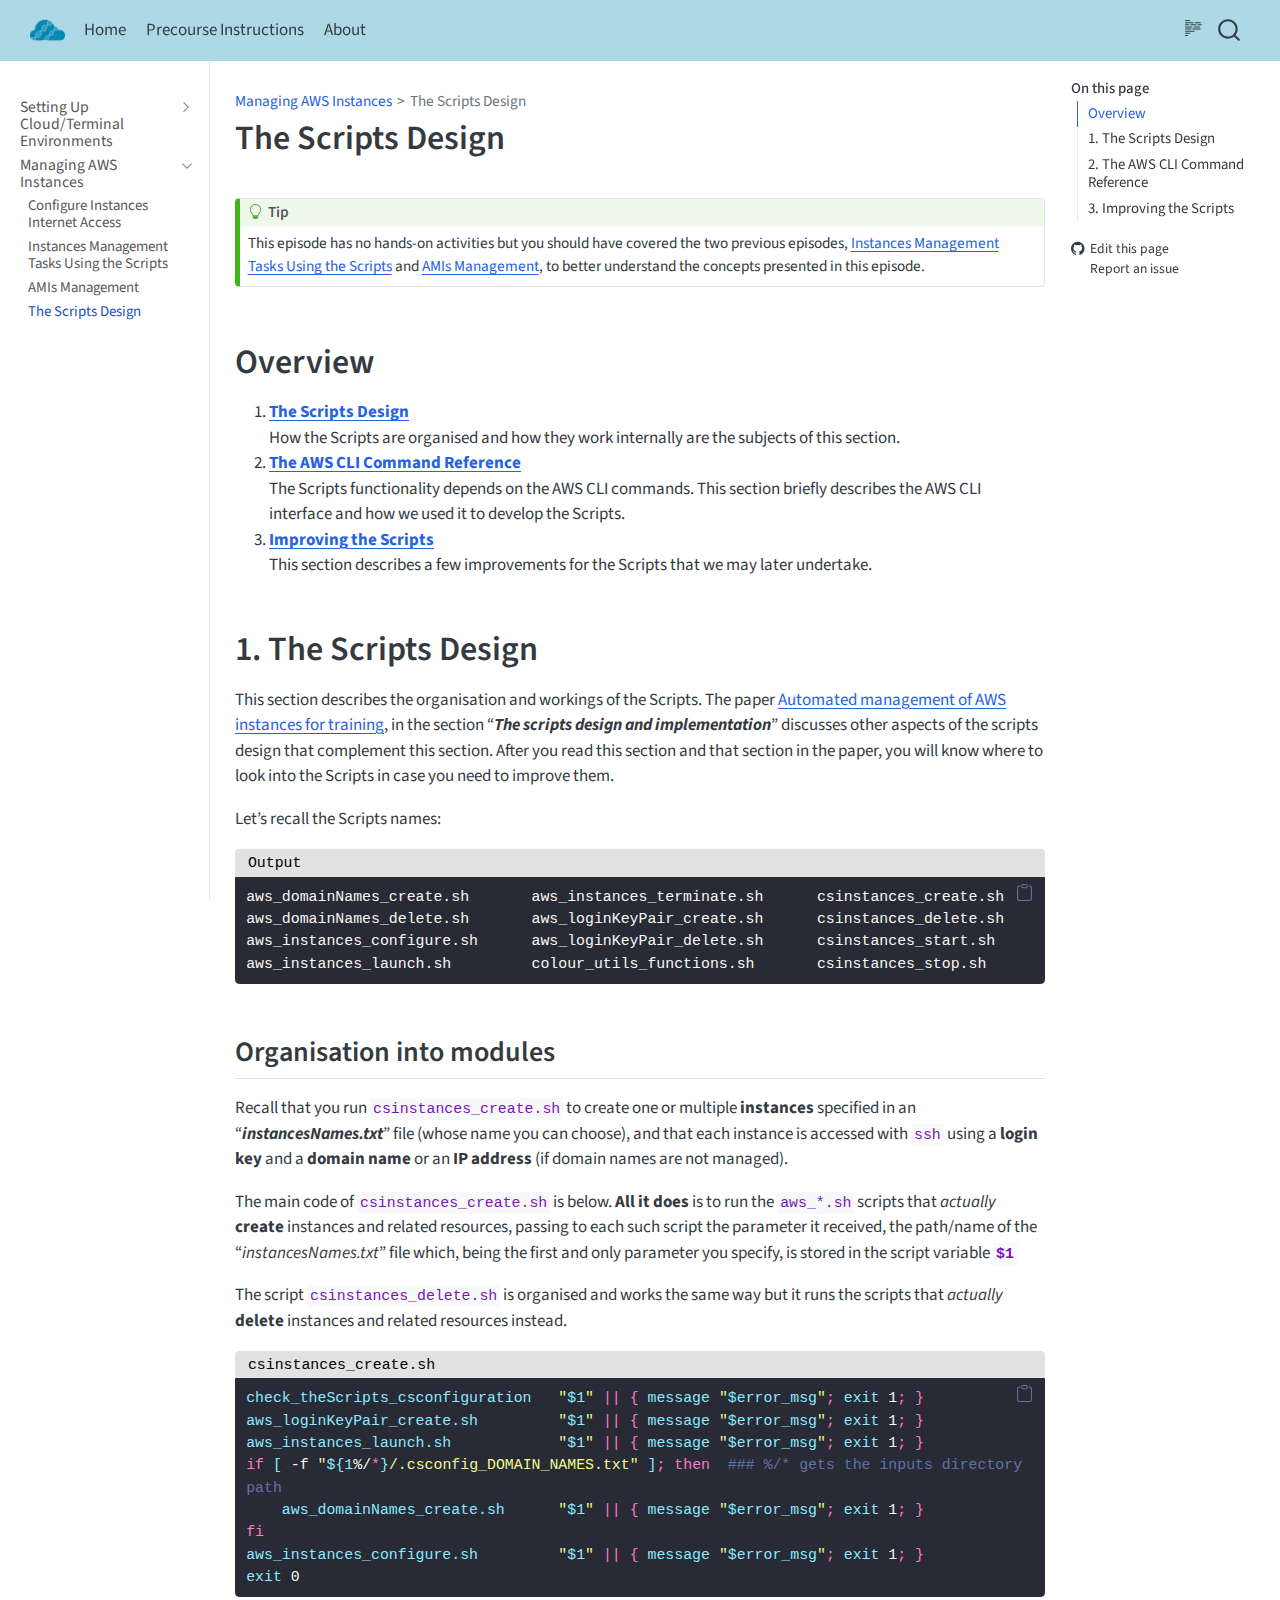
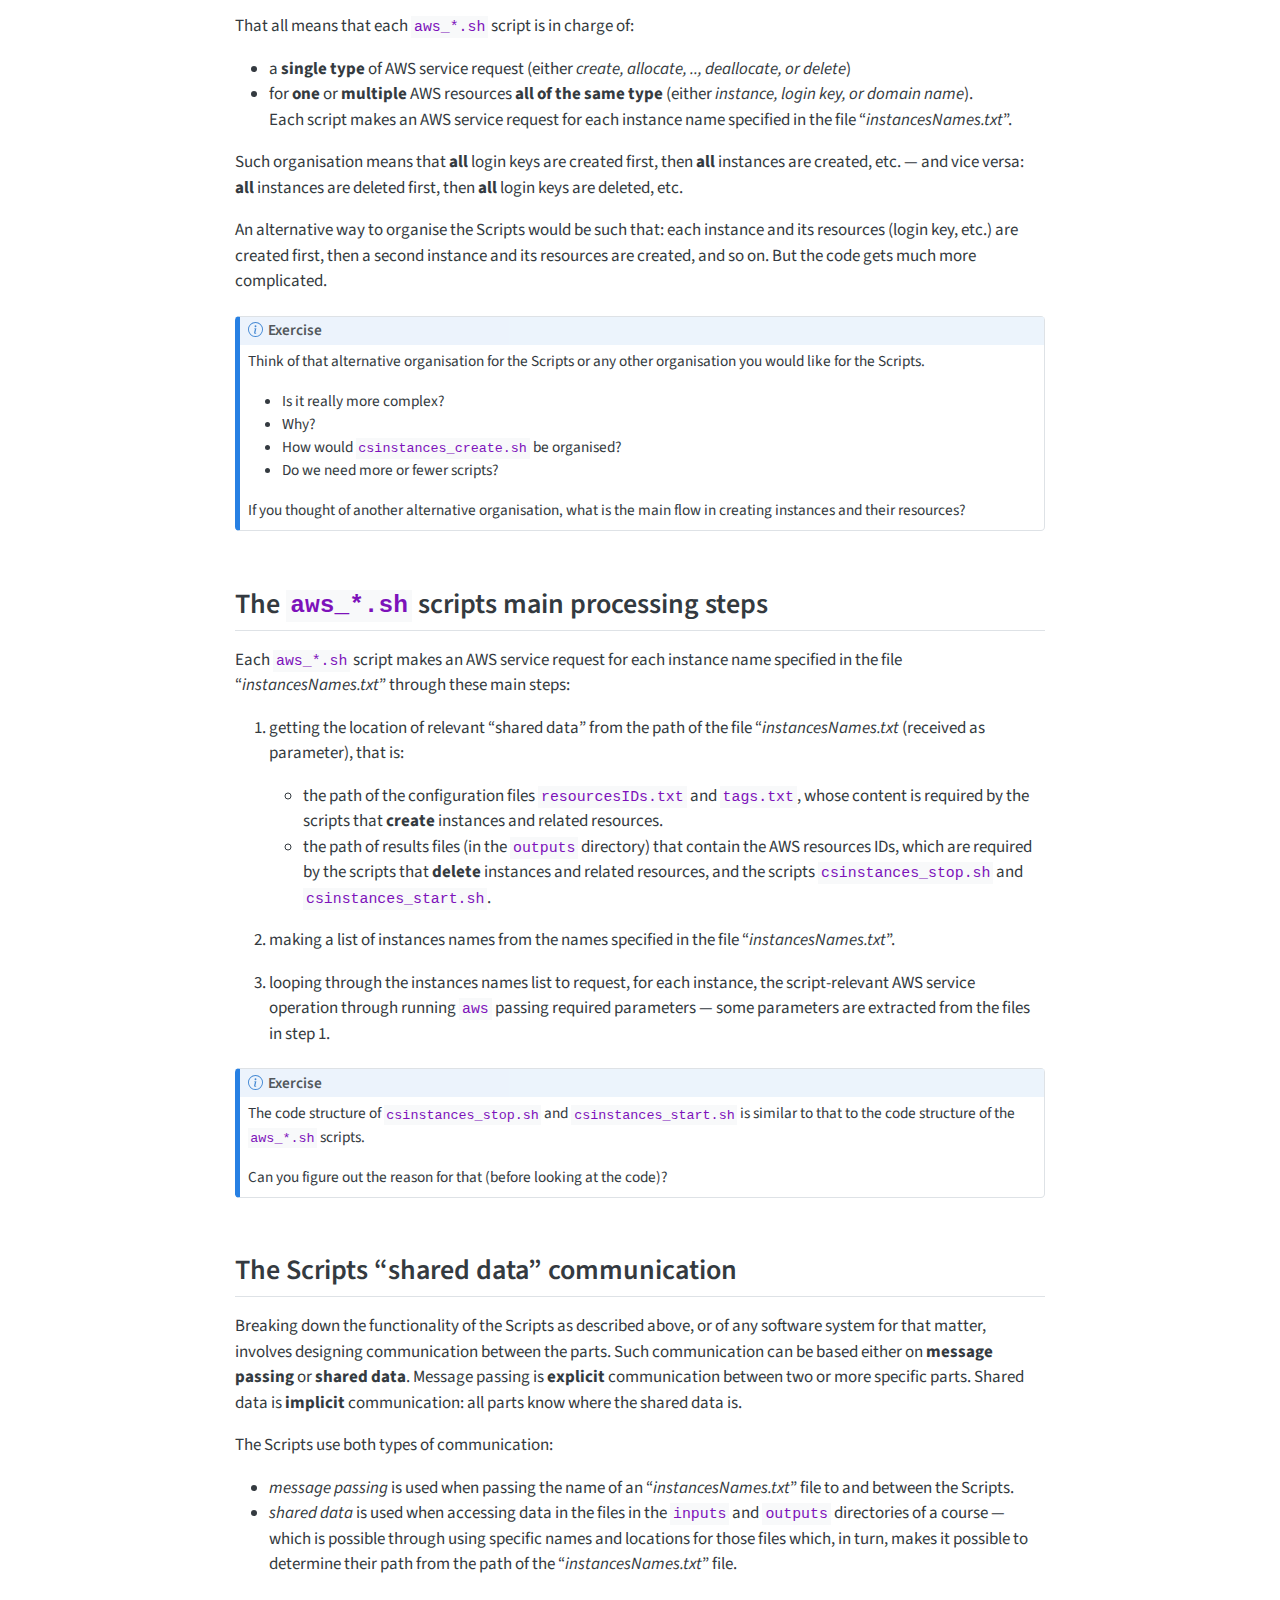
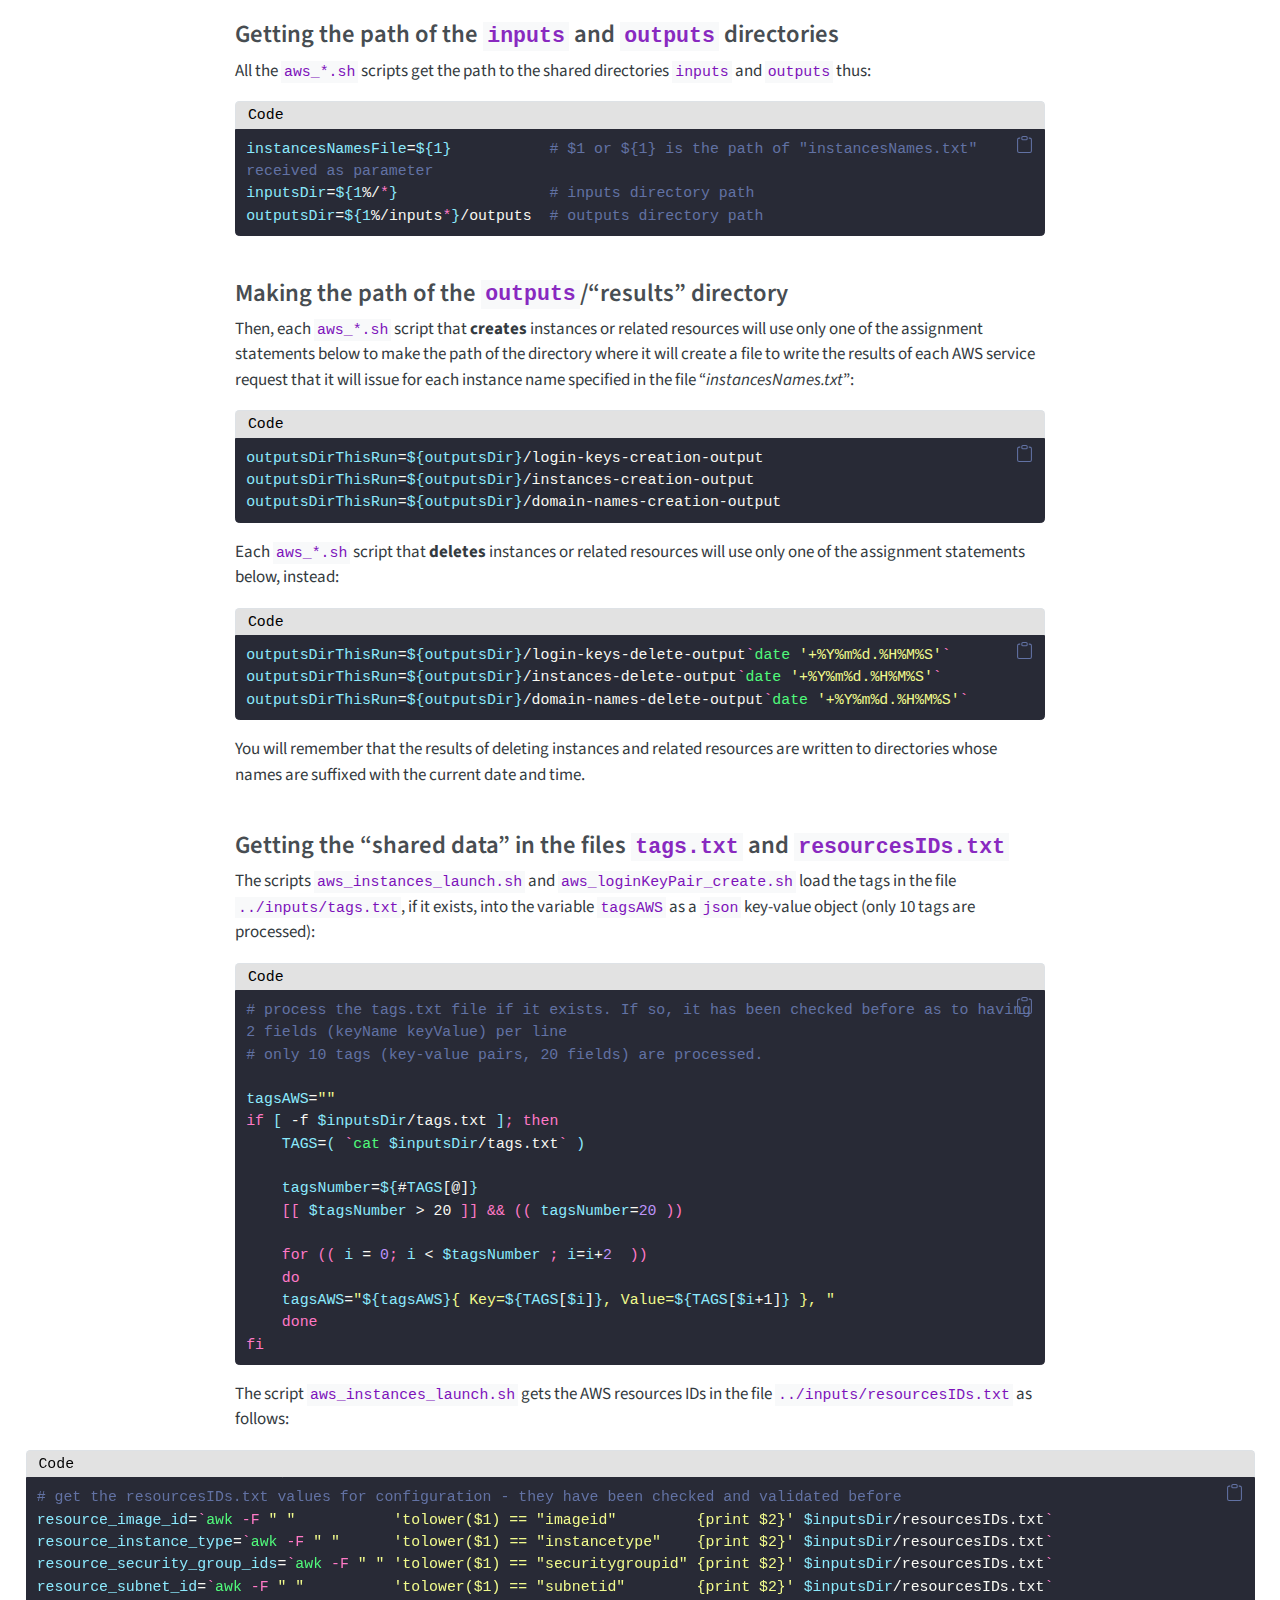
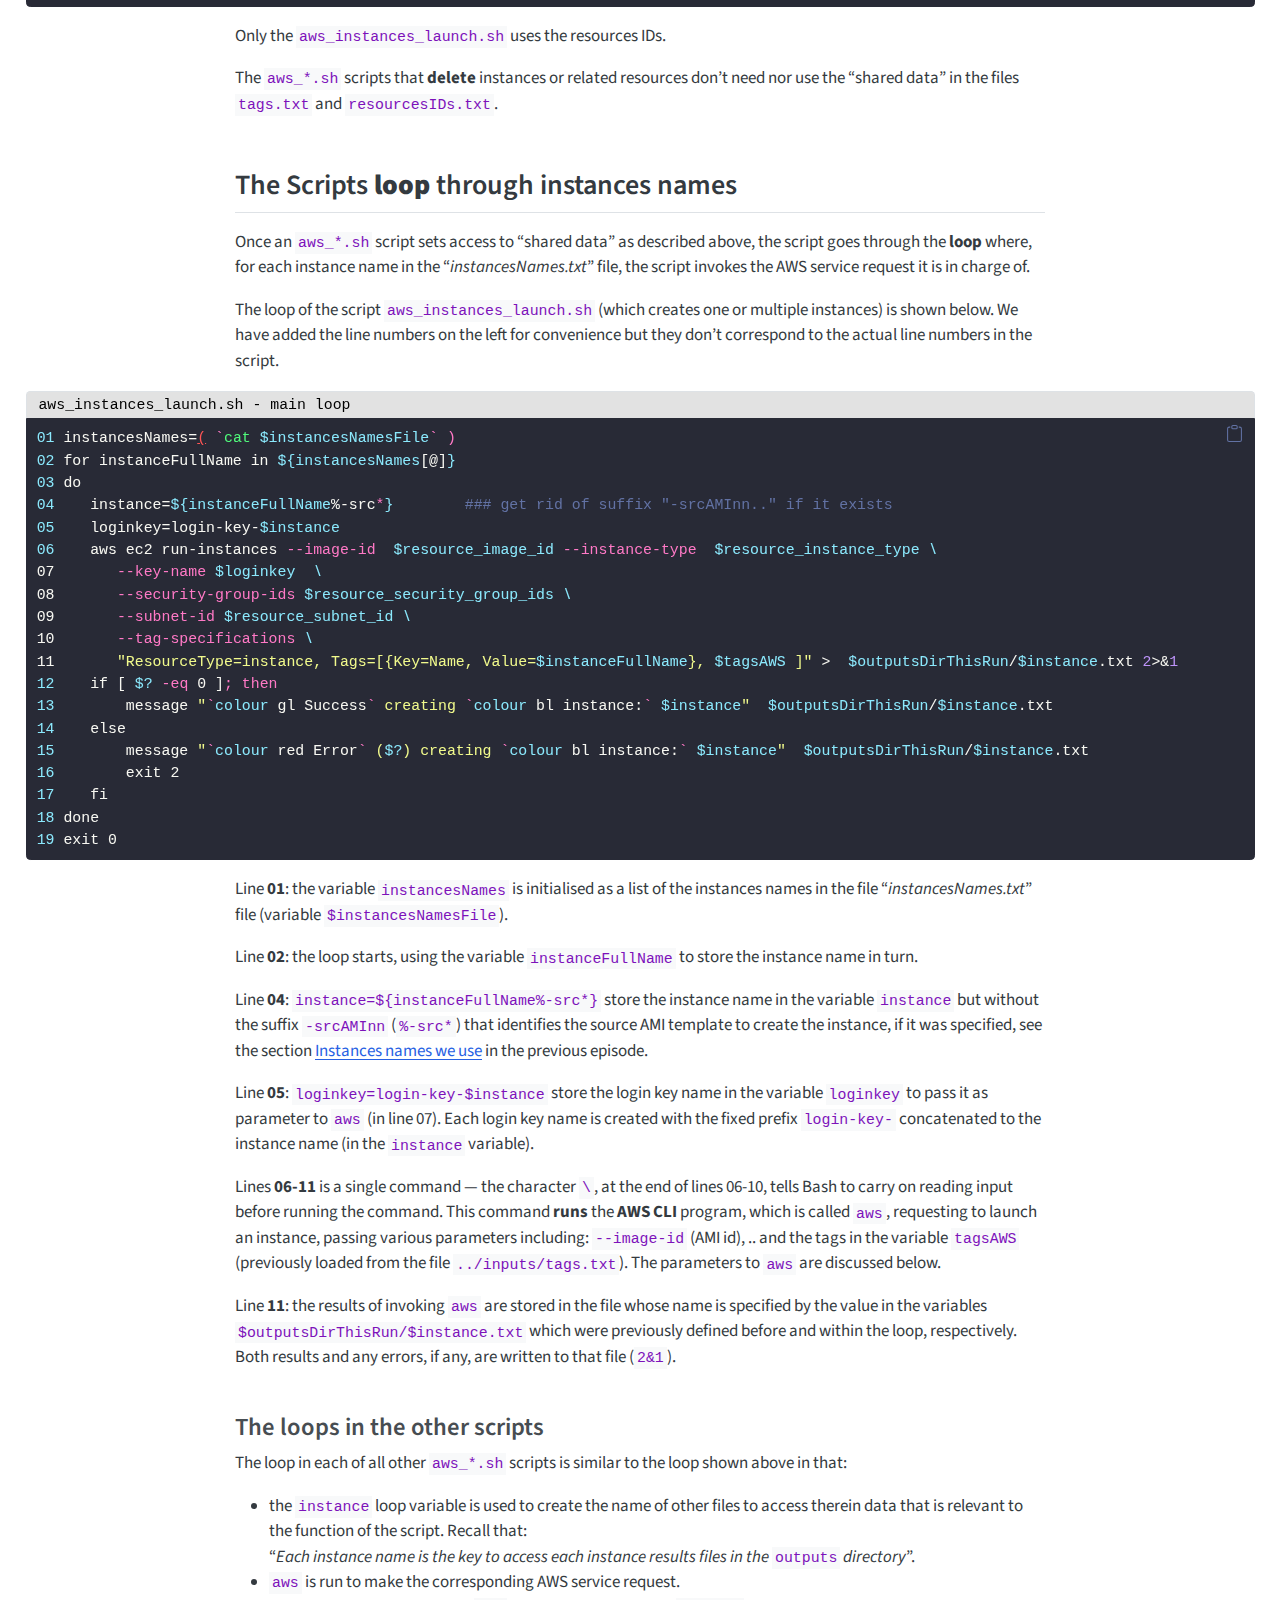
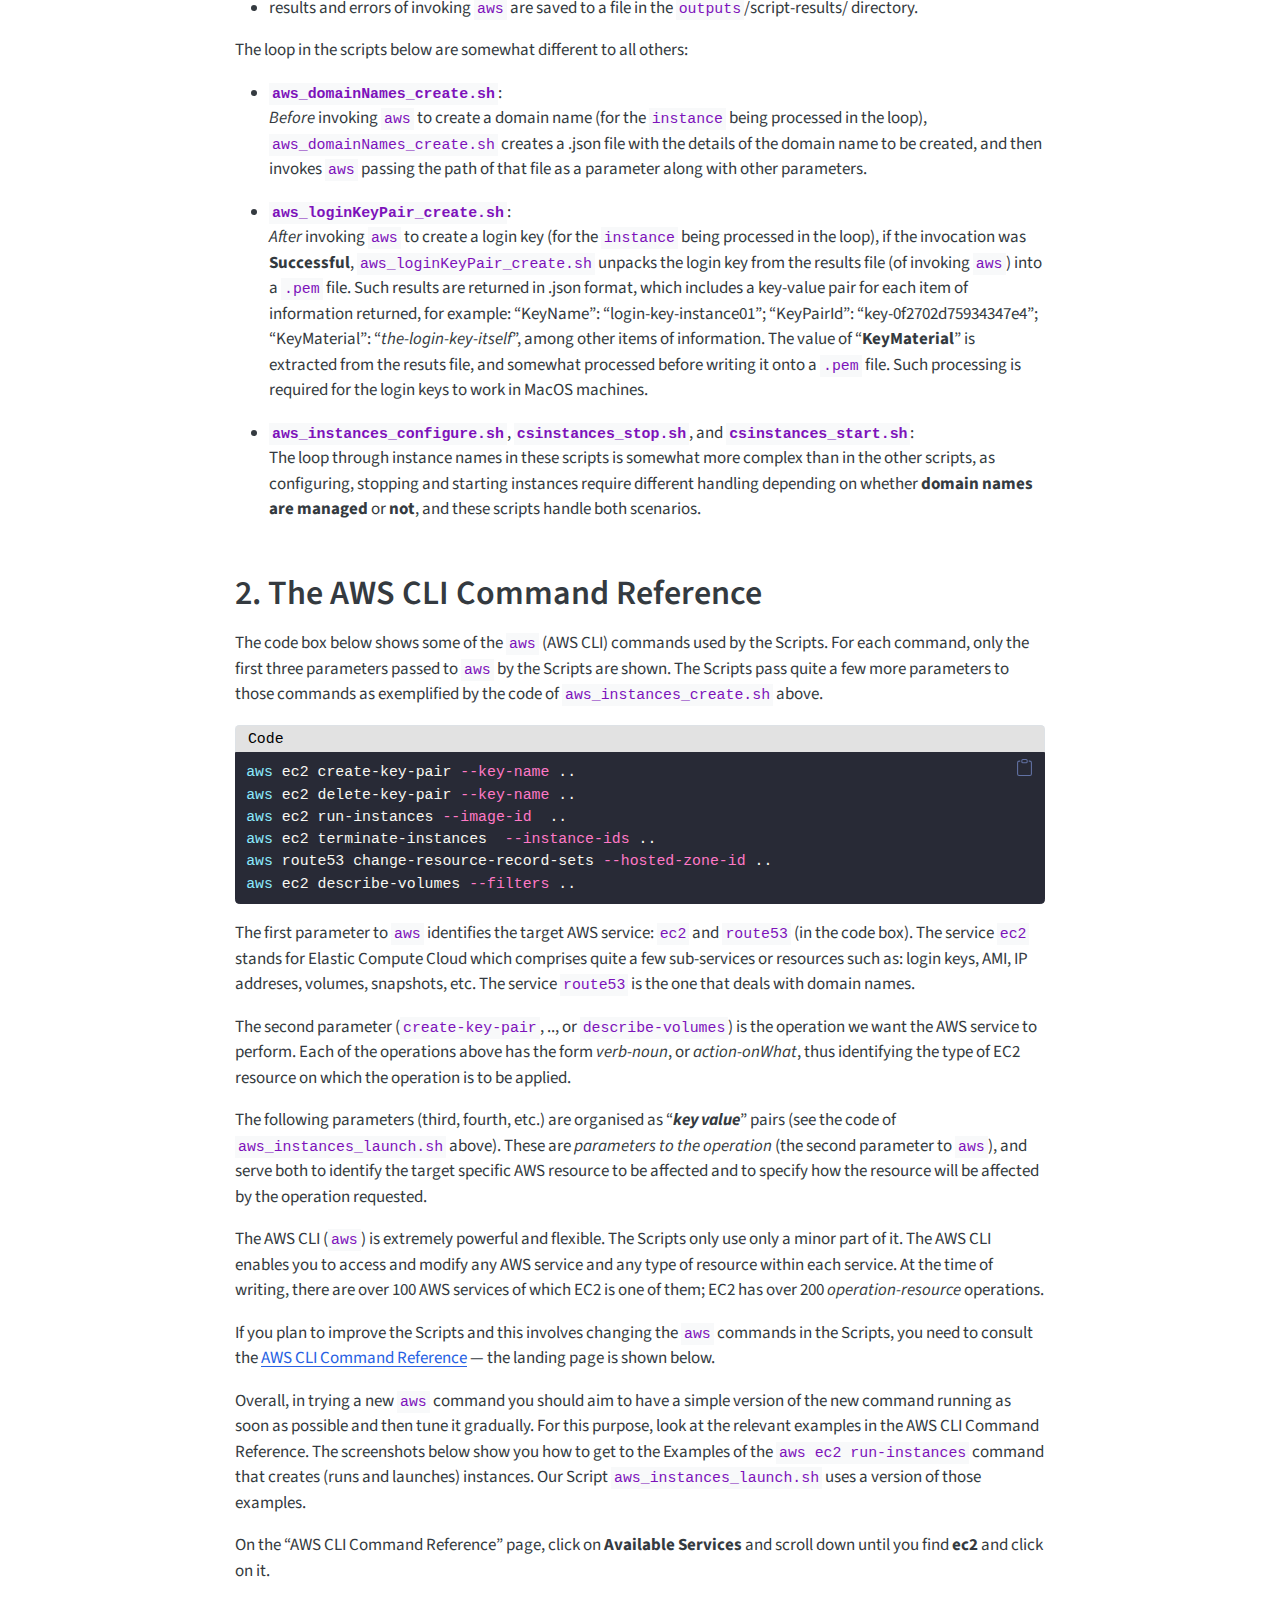
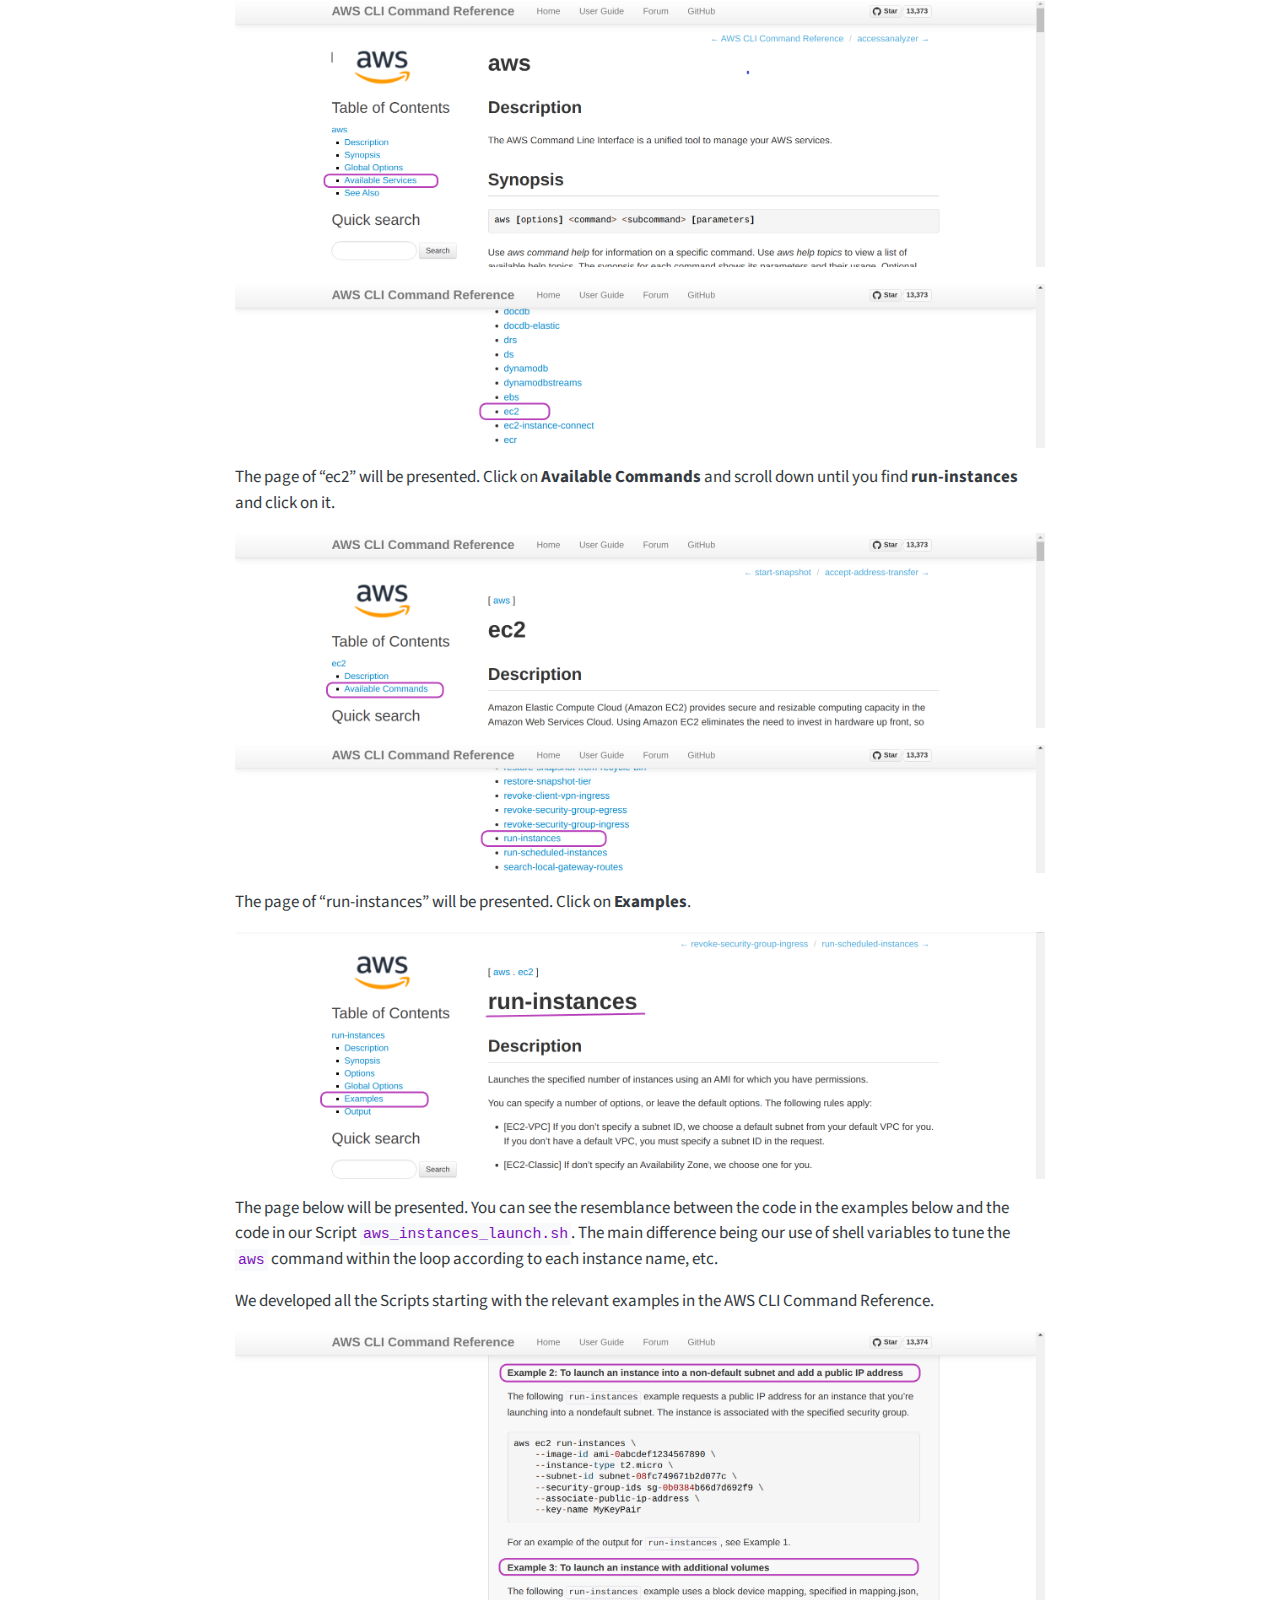
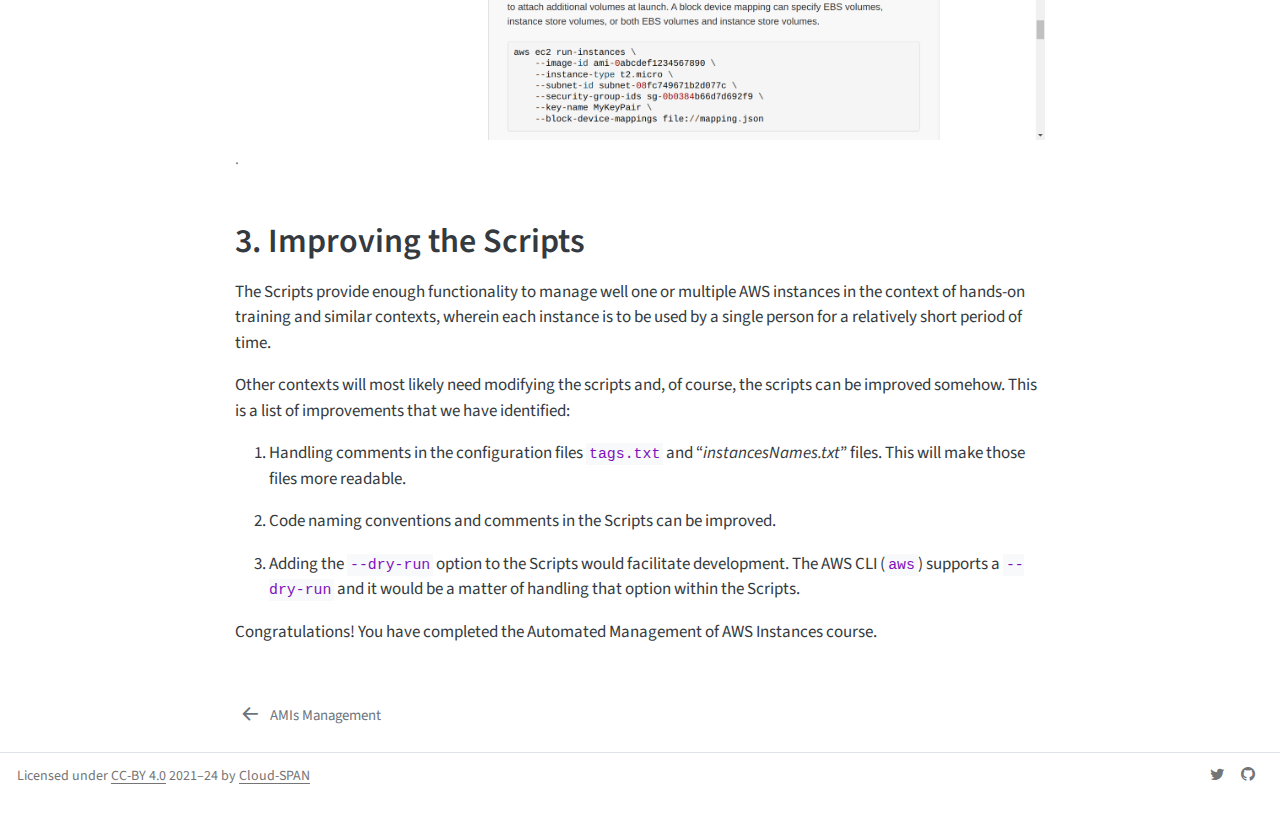
<file: docs/lesson02-managing-aws-instances/04-scripts-design.html>
<!DOCTYPE html>
<html xmlns="http://www.w3.org/1999/xhtml" lang="en" xml:lang="en"><head>

<meta charset="utf-8">
<meta name="generator" content="quarto-1.5.57">

<meta name="viewport" content="width=device-width, initial-scale=1.0, user-scalable=yes">


<title>The Scripts Design – Automated Management of AWS Instances</title>
<style>
code{white-space: pre-wrap;}
span.smallcaps{font-variant: small-caps;}
div.columns{display: flex; gap: min(4vw, 1.5em);}
div.column{flex: auto; overflow-x: auto;}
div.hanging-indent{margin-left: 1.5em; text-indent: -1.5em;}
ul.task-list{list-style: none;}
ul.task-list li input[type="checkbox"] {
  width: 0.8em;
  margin: 0 0.8em 0.2em -1em; /* quarto-specific, see https://github.com/quarto-dev/quarto-cli/issues/4556 */ 
  vertical-align: middle;
}
/* CSS for syntax highlighting */
pre > code.sourceCode { white-space: pre; position: relative; }
pre > code.sourceCode > span { line-height: 1.25; }
pre > code.sourceCode > span:empty { height: 1.2em; }
.sourceCode { overflow: visible; }
code.sourceCode > span { color: inherit; text-decoration: inherit; }
div.sourceCode { margin: 1em 0; }
pre.sourceCode { margin: 0; }
@media screen {
div.sourceCode { overflow: auto; }
}
@media print {
pre > code.sourceCode { white-space: pre-wrap; }
pre > code.sourceCode > span { display: inline-block; text-indent: -5em; padding-left: 5em; }
}
pre.numberSource code
  { counter-reset: source-line 0; }
pre.numberSource code > span
  { position: relative; left: -4em; counter-increment: source-line; }
pre.numberSource code > span > a:first-child::before
  { content: counter(source-line);
    position: relative; left: -1em; text-align: right; vertical-align: baseline;
    border: none; display: inline-block;
    -webkit-touch-callout: none; -webkit-user-select: none;
    -khtml-user-select: none; -moz-user-select: none;
    -ms-user-select: none; user-select: none;
    padding: 0 4px; width: 4em;
  }
pre.numberSource { margin-left: 3em;  padding-left: 4px; }
div.sourceCode
  {   }
@media screen {
pre > code.sourceCode > span > a:first-child::before { text-decoration: underline; }
}
</style>


<script src="../../site_libs/quarto-nav/quarto-nav.js"></script>
<script src="../../site_libs/clipboard/clipboard.min.js"></script>
<script src="../../site_libs/quarto-search/autocomplete.umd.js"></script>
<script src="../../site_libs/quarto-search/fuse.min.js"></script>
<script src="../../site_libs/quarto-search/quarto-search.js"></script>
<meta name="quarto:offset" content="../../">
<link href="../../docs/lesson02-managing-aws-instances/03-ami-management.html" rel="prev">
<link href="../../images/cloud-span-icon.png" rel="icon" type="image/png">
<script src="../../site_libs/quarto-html/quarto.js"></script>
<script src="../../site_libs/quarto-html/popper.min.js"></script>
<script src="../../site_libs/quarto-html/tippy.umd.min.js"></script>
<script src="../../site_libs/quarto-html/anchor.min.js"></script>
<link href="../../site_libs/quarto-html/tippy.css" rel="stylesheet">
<link href="../../site_libs/quarto-html/quarto-syntax-highlighting.css" rel="stylesheet" id="quarto-text-highlighting-styles">
<script src="../../site_libs/bootstrap/bootstrap.min.js"></script>
<link href="../../site_libs/bootstrap/bootstrap-icons.css" rel="stylesheet">
<link href="../../site_libs/bootstrap/bootstrap.min.css" rel="stylesheet" id="quarto-bootstrap" data-mode="light">
<script id="quarto-search-options" type="application/json">{
  "location": "navbar",
  "copy-button": false,
  "collapse-after": 3,
  "panel-placement": "end",
  "type": "overlay",
  "limit": 50,
  "keyboard-shortcut": [
    "f",
    "/",
    "s"
  ],
  "show-item-context": false,
  "language": {
    "search-no-results-text": "No results",
    "search-matching-documents-text": "matching documents",
    "search-copy-link-title": "Copy link to search",
    "search-hide-matches-text": "Hide additional matches",
    "search-more-match-text": "more match in this document",
    "search-more-matches-text": "more matches in this document",
    "search-clear-button-title": "Clear",
    "search-text-placeholder": "",
    "search-detached-cancel-button-title": "Cancel",
    "search-submit-button-title": "Submit",
    "search-label": "Search"
  }
}</script>


<link rel="stylesheet" href="../../styles.css">
</head>

<body class="nav-sidebar docked nav-fixed">

<div id="quarto-search-results"></div>
  <header id="quarto-header" class="headroom fixed-top">
    <nav class="navbar navbar-expand-lg " data-bs-theme="dark">
      <div class="navbar-container container-fluid">
      <div class="navbar-brand-container mx-auto">
    <a href="../../index.html" class="navbar-brand navbar-brand-logo">
    <img src="../../images/cloud-span-icon.png" alt="Cloud-SPAN logo." class="navbar-logo">
    </a>
  </div>
            <div id="quarto-search" class="" title="Search"></div>
          <button class="navbar-toggler" type="button" data-bs-toggle="collapse" data-bs-target="#navbarCollapse" aria-controls="navbarCollapse" role="menu" aria-expanded="false" aria-label="Toggle navigation" onclick="if (window.quartoToggleHeadroom) { window.quartoToggleHeadroom(); }">
  <span class="navbar-toggler-icon"></span>
</button>
          <div class="collapse navbar-collapse" id="navbarCollapse">
            <ul class="navbar-nav navbar-nav-scroll me-auto">
  <li class="nav-item">
    <a class="nav-link" href="../../index.html"> 
<span class="menu-text">Home</span></a>
  </li>  
  <li class="nav-item">
    <a class="nav-link" href="../../docs/miscellanea/precourse-instructions.html"> 
<span class="menu-text">Precourse Instructions</span></a>
  </li>  
  <li class="nav-item">
    <a class="nav-link" href="../../docs/miscellanea/about.html"> 
<span class="menu-text">About</span></a>
  </li>  
</ul>
          </div> <!-- /navcollapse -->
            <div class="quarto-navbar-tools">
  <a href="" class="quarto-reader-toggle quarto-navigation-tool px-1" onclick="window.quartoToggleReader(); return false;" title="Toggle reader mode">
  <div class="quarto-reader-toggle-btn">
  <i class="bi"></i>
  </div>
</a>
</div>
      </div> <!-- /container-fluid -->
    </nav>
  <nav class="quarto-secondary-nav">
    <div class="container-fluid d-flex">
      <button type="button" class="quarto-btn-toggle btn" data-bs-toggle="collapse" role="button" data-bs-target=".quarto-sidebar-collapse-item" aria-controls="quarto-sidebar" aria-expanded="false" aria-label="Toggle sidebar navigation" onclick="if (window.quartoToggleHeadroom) { window.quartoToggleHeadroom(); }">
        <i class="bi bi-layout-text-sidebar-reverse"></i>
      </button>
        <nav class="quarto-page-breadcrumbs" aria-label="breadcrumb"><ol class="breadcrumb"><li class="breadcrumb-item"><a href="../../docs/lesson02-managing-aws-instances/index.html">Managing AWS Instances</a></li><li class="breadcrumb-item"><a href="../../docs/lesson02-managing-aws-instances/04-scripts-design.html">The Scripts Design</a></li></ol></nav>
        <a class="flex-grow-1" role="navigation" data-bs-toggle="collapse" data-bs-target=".quarto-sidebar-collapse-item" aria-controls="quarto-sidebar" aria-expanded="false" aria-label="Toggle sidebar navigation" onclick="if (window.quartoToggleHeadroom) { window.quartoToggleHeadroom(); }">      
        </a>
    </div>
  </nav>
</header>
<!-- content -->
<div id="quarto-content" class="quarto-container page-columns page-rows-contents page-layout-full page-navbar">
<!-- sidebar -->
  <nav id="quarto-sidebar" class="sidebar collapse collapse-horizontal quarto-sidebar-collapse-item sidebar-navigation docked overflow-auto">
    <div class="sidebar-menu-container"> 
    <ul class="list-unstyled mt-1">
        <li class="sidebar-item sidebar-item-section">
      <div class="sidebar-item-container"> 
            <a href="../../docs/lesson01-setting-work-envs/index.html" class="sidebar-item-text sidebar-link">
 <span class="menu-text">Setting Up Cloud/Terminal Environments</span></a>
          <a class="sidebar-item-toggle text-start collapsed" data-bs-toggle="collapse" data-bs-target="#quarto-sidebar-section-1" role="navigation" aria-expanded="false" aria-label="Toggle section">
            <i class="bi bi-chevron-right ms-2"></i>
          </a> 
      </div>
      <ul id="quarto-sidebar-section-1" class="collapse list-unstyled sidebar-section depth1 ">  
          <li class="sidebar-item">
  <div class="sidebar-item-container"> 
  <a href="../../docs/lesson01-setting-work-envs/01-create-aws-account.html" class="sidebar-item-text sidebar-link">
 <span class="menu-text">Create Your AWS Account</span></a>
  </div>
</li>
          <li class="sidebar-item">
  <div class="sidebar-item-container"> 
  <a href="../../docs/lesson01-setting-work-envs/02-configure-account.html" class="sidebar-item-text sidebar-link">
 <span class="menu-text">Configure Your AWS Account</span></a>
  </div>
</li>
          <li class="sidebar-item">
  <div class="sidebar-item-container"> 
  <a href="../../docs/lesson01-setting-work-envs/03-configure-terminal.html" class="sidebar-item-text sidebar-link">
 <span class="menu-text">Configure Your Terminal Environment</span></a>
  </div>
</li>
          <li class="sidebar-item">
  <div class="sidebar-item-container"> 
  <a href="../../docs/lesson01-setting-work-envs/04-configure-cloudshell.html" class="sidebar-item-text sidebar-link">
 <span class="menu-text">Configure Your AWS CloudShell Environment</span></a>
  </div>
</li>
      </ul>
  </li>
        <li class="sidebar-item sidebar-item-section">
      <div class="sidebar-item-container"> 
            <a href="../../docs/lesson02-managing-aws-instances/index.html" class="sidebar-item-text sidebar-link">
 <span class="menu-text">Managing AWS Instances</span></a>
          <a class="sidebar-item-toggle text-start" data-bs-toggle="collapse" data-bs-target="#quarto-sidebar-section-2" role="navigation" aria-expanded="true" aria-label="Toggle section">
            <i class="bi bi-chevron-right ms-2"></i>
          </a> 
      </div>
      <ul id="quarto-sidebar-section-2" class="collapse list-unstyled sidebar-section depth1 show">  
          <li class="sidebar-item">
  <div class="sidebar-item-container"> 
  <a href="../../docs/lesson02-managing-aws-instances/01-configure-instances-internet.html" class="sidebar-item-text sidebar-link">
 <span class="menu-text">Configure Instances Internet Access</span></a>
  </div>
</li>
          <li class="sidebar-item">
  <div class="sidebar-item-container"> 
  <a href="../../docs/lesson02-managing-aws-instances/02-instances-management.html" class="sidebar-item-text sidebar-link">
 <span class="menu-text">Instances Management Tasks Using the Scripts</span></a>
  </div>
</li>
          <li class="sidebar-item">
  <div class="sidebar-item-container"> 
  <a href="../../docs/lesson02-managing-aws-instances/03-ami-management.html" class="sidebar-item-text sidebar-link">
 <span class="menu-text">AMIs Management</span></a>
  </div>
</li>
          <li class="sidebar-item">
  <div class="sidebar-item-container"> 
  <a href="../../docs/lesson02-managing-aws-instances/04-scripts-design.html" class="sidebar-item-text sidebar-link active">
 <span class="menu-text">The Scripts Design</span></a>
  </div>
</li>
      </ul>
  </li>
    </ul>
    </div>
</nav>
<div id="quarto-sidebar-glass" class="quarto-sidebar-collapse-item" data-bs-toggle="collapse" data-bs-target=".quarto-sidebar-collapse-item"></div>
<!-- margin-sidebar -->
    <div id="quarto-margin-sidebar" class="sidebar margin-sidebar">
        <nav id="TOC" role="doc-toc" class="toc-active">
    <h2 id="toc-title">On this page</h2>
   
  <ul>
  <li><a href="#overview" id="toc-overview" class="nav-link active" data-scroll-target="#overview">Overview</a></li>
  <li><a href="#the-scripts-design" id="toc-the-scripts-design" class="nav-link" data-scroll-target="#the-scripts-design">1. The Scripts Design</a>
  <ul class="collapse">
  <li><a href="#organisation-into-modules" id="toc-organisation-into-modules" class="nav-link" data-scroll-target="#organisation-into-modules">Organisation into modules</a></li>
  <li><a href="#the-aws_.sh-scripts-main-processing-steps" id="toc-the-aws_.sh-scripts-main-processing-steps" class="nav-link" data-scroll-target="#the-aws_.sh-scripts-main-processing-steps">The <code>aws_*.sh</code> scripts main processing steps</a></li>
  <li><a href="#the-scripts-shared-data-communication" id="toc-the-scripts-shared-data-communication" class="nav-link" data-scroll-target="#the-scripts-shared-data-communication">The Scripts “shared data” communication</a>
  <ul class="collapse">
  <li><a href="#getting-the-path-of-the-inputs-and-outputs-directories" id="toc-getting-the-path-of-the-inputs-and-outputs-directories" class="nav-link" data-scroll-target="#getting-the-path-of-the-inputs-and-outputs-directories">Getting the path of the <code>inputs</code> and <code>outputs</code> directories</a></li>
  <li><a href="#making-the-path-of-the-outputsresults-directory" id="toc-making-the-path-of-the-outputsresults-directory" class="nav-link" data-scroll-target="#making-the-path-of-the-outputsresults-directory">Making the path of the <code>outputs</code>/“results” directory</a></li>
  <li><a href="#getting-the-shared-data-in-the-files-tags.txt-and-resourcesids.txt" id="toc-getting-the-shared-data-in-the-files-tags.txt-and-resourcesids.txt" class="nav-link" data-scroll-target="#getting-the-shared-data-in-the-files-tags.txt-and-resourcesids.txt">Getting the “shared data” in the files <code>tags.txt</code> and <code>resourcesIDs.txt</code></a></li>
  </ul></li>
  <li><a href="#the-scripts-loop-through-instances-names" id="toc-the-scripts-loop-through-instances-names" class="nav-link" data-scroll-target="#the-scripts-loop-through-instances-names">The Scripts <strong>loop</strong> through instances names</a>
  <ul class="collapse">
  <li><a href="#the-loops-in-the-other-scripts" id="toc-the-loops-in-the-other-scripts" class="nav-link" data-scroll-target="#the-loops-in-the-other-scripts">The loops in the other scripts</a></li>
  </ul></li>
  </ul></li>
  <li><a href="#the-aws-cli-command-reference" id="toc-the-aws-cli-command-reference" class="nav-link" data-scroll-target="#the-aws-cli-command-reference">2. The AWS CLI Command Reference</a></li>
  <li><a href="#improving-the-scripts" id="toc-improving-the-scripts" class="nav-link" data-scroll-target="#improving-the-scripts">3. Improving the Scripts</a></li>
  </ul>
<div class="toc-actions"><ul><li><a href="https://github.com/Cloud-SPAN/nerc-metagenomics-v2q/edit/main/docs/lesson02-managing-aws-instances/04-scripts-design.qmd" class="toc-action"><i class="bi bi-github"></i>Edit this page</a></li><li><a href="https://github.com/Cloud-SPAN/nerc-metagenomics-v2q/issues/new" class="toc-action"><i class="bi empty"></i>Report an issue</a></li></ul></div></nav>
    </div>
<!-- main -->
<main class="content page-columns page-full column-body" id="quarto-document-content">

<header id="title-block-header" class="quarto-title-block default"><nav class="quarto-page-breadcrumbs quarto-title-breadcrumbs d-none d-lg-block" aria-label="breadcrumb"><ol class="breadcrumb"><li class="breadcrumb-item"><a href="../../docs/lesson02-managing-aws-instances/index.html">Managing AWS Instances</a></li><li class="breadcrumb-item"><a href="../../docs/lesson02-managing-aws-instances/04-scripts-design.html">The Scripts Design</a></li></ol></nav>
<div class="quarto-title">
<h1 class="title">The Scripts Design</h1>
</div>



<div class="quarto-title-meta column-body">

    
  
    
  </div>
  


</header>


<div class="callout callout-style-default callout-tip callout-titled">
<div class="callout-header d-flex align-content-center">
<div class="callout-icon-container">
<i class="callout-icon"></i>
</div>
<div class="callout-title-container flex-fill">
Tip
</div>
</div>
<div class="callout-body-container callout-body">
<p>This episode has no hands-on activities but you should have covered the two previous episodes, <a href="../../docs/lesson02-managing-aws-instances/02-instances-management.html">Instances Management Tasks Using the Scripts</a> and <a href="../../docs/lesson02-managing-aws-instances/03-ami-management.html">AMIs Management</a>, to better understand the concepts presented in this episode.</p>
</div>
</div>
<section id="overview" class="level1">
<h1>Overview</h1>
<ol type="1">
<li><strong><a href="#the-scripts-design">The Scripts Design</a></strong><br>
How the Scripts are organised and how they work internally are the subjects of this section.</li>
<li><strong><a href="#the-aws-cli-command-reference">The AWS CLI Command Reference</a></strong><br>
The Scripts functionality depends on the AWS CLI commands. This section briefly describes the AWS CLI interface and how we used it to develop the Scripts.</li>
<li><strong><a href="#improving-the-scripts">Improving the Scripts</a></strong><br>
This section describes a few improvements for the Scripts that we may later undertake.</li>
</ol>
</section>
<section id="the-scripts-design" class="level1 page-columns page-full">
<h1>1. The Scripts Design</h1>
<p>This section describes the organisation and workings of the Scripts. The paper <a href="https://gigabytejournal.com/articles/133">Automated management of AWS instances for training</a>, in the section “<strong><em>The scripts design and implementation</em></strong>” discusses other aspects of the scripts design that complement this section. After you read this section and that section in the paper, you will know where to look into the Scripts in case you need to improve them.</p>
<p>Let’s recall the Scripts names:</p>
<div class="code-with-filename">
<div class="code-with-filename-file">
<pre><strong>Output</strong></pre>
</div>
<div class="sourceCode" id="cb1" data-filename="Output"><pre class="sourceCode default code-with-copy"><code class="sourceCode default"><span id="cb1-1"><a href="#cb1-1" aria-hidden="true" tabindex="-1"></a>aws_domainNames_create.sh       aws_instances_terminate.sh      csinstances_create.sh</span>
<span id="cb1-2"><a href="#cb1-2" aria-hidden="true" tabindex="-1"></a>aws_domainNames_delete.sh       aws_loginKeyPair_create.sh      csinstances_delete.sh</span>
<span id="cb1-3"><a href="#cb1-3" aria-hidden="true" tabindex="-1"></a>aws_instances_configure.sh      aws_loginKeyPair_delete.sh      csinstances_start.sh</span>
<span id="cb1-4"><a href="#cb1-4" aria-hidden="true" tabindex="-1"></a>aws_instances_launch.sh         colour_utils_functions.sh       csinstances_stop.sh</span></code><button title="Copy to Clipboard" class="code-copy-button"><i class="bi"></i></button></pre></div>
</div>
<section id="organisation-into-modules" class="level2">
<h2 class="anchored" data-anchor-id="organisation-into-modules">Organisation into modules</h2>
<p>Recall that you run <code>csinstances_create.sh</code> to create one or multiple <strong>instances</strong> specified in an “<strong><em>instancesNames.txt</em></strong>” file (whose name you can choose), and that each instance is accessed with <code>ssh</code> using a <strong>login key</strong> and a <strong>domain name</strong> or an <strong>IP address</strong> (if domain names are not managed).</p>
<p>The main code of <code>csinstances_create.sh</code> is below. <strong>All it does</strong> is to run the <code>aws_*.sh</code> scripts that <em>actually</em> <strong>create</strong> instances and related resources, passing to each such script the parameter it received, the path/name of the “<em>instancesNames.txt</em>” file which, being the first and only parameter you specify, is stored in the script variable <strong><code>$1</code></strong></p>
<p>The script <code>csinstances_delete.sh</code> is organised and works the same way but it runs the scripts that <em>actually</em> <strong>delete</strong> instances and related resources instead.</p>
<div class="code-with-filename">
<div class="code-with-filename-file">
<pre><strong>csinstances_create.sh</strong></pre>
</div>
<div class="sourceCode" id="cb2" data-filename="csinstances_create.sh"><pre class="sourceCode bash code-with-copy"><code class="sourceCode bash"><span id="cb2-1"><a href="#cb2-1" aria-hidden="true" tabindex="-1"></a><span class="ex">check_theScripts_csconfiguration</span>   <span class="st">"</span><span class="va">$1</span><span class="st">"</span> <span class="kw">||</span> <span class="kw">{</span> <span class="ex">message</span> <span class="st">"</span><span class="va">$error_msg</span><span class="st">"</span><span class="kw">;</span> <span class="bu">exit</span> 1<span class="kw">;</span> <span class="kw">}</span></span>
<span id="cb2-2"><a href="#cb2-2" aria-hidden="true" tabindex="-1"></a><span class="ex">aws_loginKeyPair_create.sh</span>         <span class="st">"</span><span class="va">$1</span><span class="st">"</span> <span class="kw">||</span> <span class="kw">{</span> <span class="ex">message</span> <span class="st">"</span><span class="va">$error_msg</span><span class="st">"</span><span class="kw">;</span> <span class="bu">exit</span> 1<span class="kw">;</span> <span class="kw">}</span></span>
<span id="cb2-3"><a href="#cb2-3" aria-hidden="true" tabindex="-1"></a><span class="ex">aws_instances_launch.sh</span>            <span class="st">"</span><span class="va">$1</span><span class="st">"</span> <span class="kw">||</span> <span class="kw">{</span> <span class="ex">message</span> <span class="st">"</span><span class="va">$error_msg</span><span class="st">"</span><span class="kw">;</span> <span class="bu">exit</span> 1<span class="kw">;</span> <span class="kw">}</span></span>
<span id="cb2-4"><a href="#cb2-4" aria-hidden="true" tabindex="-1"></a><span class="cf">if</span> <span class="bu">[</span> <span class="ot">-f</span> <span class="st">"</span><span class="va">${1</span><span class="op">%</span>/<span class="pp">*</span><span class="va">}</span><span class="st">/.csconfig_DOMAIN_NAMES.txt"</span> <span class="bu">]</span><span class="kw">;</span> <span class="cf">then</span>  <span class="co">### %/* gets the inputs directory path</span></span>
<span id="cb2-5"><a href="#cb2-5" aria-hidden="true" tabindex="-1"></a>    <span class="ex">aws_domainNames_create.sh</span>      <span class="st">"</span><span class="va">$1</span><span class="st">"</span> <span class="kw">||</span> <span class="kw">{</span> <span class="ex">message</span> <span class="st">"</span><span class="va">$error_msg</span><span class="st">"</span><span class="kw">;</span> <span class="bu">exit</span> 1<span class="kw">;</span> <span class="kw">}</span></span>
<span id="cb2-6"><a href="#cb2-6" aria-hidden="true" tabindex="-1"></a><span class="cf">fi</span></span>
<span id="cb2-7"><a href="#cb2-7" aria-hidden="true" tabindex="-1"></a><span class="ex">aws_instances_configure.sh</span>         <span class="st">"</span><span class="va">$1</span><span class="st">"</span> <span class="kw">||</span> <span class="kw">{</span> <span class="ex">message</span> <span class="st">"</span><span class="va">$error_msg</span><span class="st">"</span><span class="kw">;</span> <span class="bu">exit</span> 1<span class="kw">;</span> <span class="kw">}</span></span>
<span id="cb2-8"><a href="#cb2-8" aria-hidden="true" tabindex="-1"></a><span class="bu">exit</span> 0</span></code><button title="Copy to Clipboard" class="code-copy-button"><i class="bi"></i></button></pre></div>
</div>
<p>That all means that each <code>aws_*.sh</code> script is in charge of:</p>
<ul>
<li>a <strong>single type</strong> of AWS service request (either <em>create, allocate, .., deallocate, or delete</em>)</li>
<li>for <strong>one</strong> or <strong>multiple</strong> AWS resources <strong>all of the same type</strong> (either <em>instance, login key, or domain name</em>).<br>
Each script makes an AWS service request for each instance name specified in the file “<em>instancesNames.txt</em>”.</li>
</ul>
<p>Such organisation means that <strong>all</strong> login keys are created first, then <strong>all</strong> instances are created, etc. — and vice versa: <strong>all</strong> instances are deleted first, then <strong>all</strong> login keys are deleted, etc.</p>
<p>An alternative way to organise the Scripts would be such that: each instance and its resources (login key, etc.) are created first, then a second instance and its resources are created, and so on. But the code gets much more complicated.</p>
<div class="callout callout-style-default callout-note callout-titled">
<div class="callout-header d-flex align-content-center">
<div class="callout-icon-container">
<i class="callout-icon"></i>
</div>
<div class="callout-title-container flex-fill">
Exercise
</div>
</div>
<div class="callout-body-container callout-body">
<p>Think of that alternative organisation for the Scripts or any other organisation you would like for the Scripts.</p>
<ul>
<li>Is it really more complex?</li>
<li>Why?</li>
<li>How would <code>csinstances_create.sh</code> be organised?</li>
<li>Do we need more or fewer scripts?</li>
</ul>
<p>If you thought of another alternative organisation, what is the main flow in creating instances and their resources?</p>
</div>
</div>
</section>
<section id="the-aws_.sh-scripts-main-processing-steps" class="level2">
<h2 class="anchored" data-anchor-id="the-aws_.sh-scripts-main-processing-steps">The <code>aws_*.sh</code> scripts main processing steps</h2>
<p>Each <code>aws_*.sh</code> script makes an AWS service request for each instance name specified in the file “<em>instancesNames.txt</em>” through these main steps:</p>
<ol type="1">
<li><p>getting the location of relevant “shared data” from the path of the file “<em>instancesNames.txt</em> (received as parameter), that is:</p>
<ul>
<li>the path of the configuration files <code>resourcesIDs.txt</code> and <code>tags.txt</code>, whose content is required by the scripts that <strong>create</strong> instances and related resources.</li>
<li>the path of results files (in the <code>outputs</code> directory) that contain the AWS resources IDs, which are required by the scripts that <strong>delete</strong> instances and related resources, and the scripts <code>csinstances_stop.sh</code> and <code>csinstances_start.sh</code>.</li>
</ul></li>
<li><p>making a list of instances names from the names specified in the file “<em>instancesNames.txt</em>”.</p></li>
<li><p>looping through the instances names list to request, for each instance, the script-relevant AWS service operation through running <code>aws</code> passing required parameters — some parameters are extracted from the files in step 1.</p></li>
</ol>
<div class="callout callout-style-default callout-note callout-titled">
<div class="callout-header d-flex align-content-center">
<div class="callout-icon-container">
<i class="callout-icon"></i>
</div>
<div class="callout-title-container flex-fill">
Exercise
</div>
</div>
<div class="callout-body-container callout-body">
<p>The code structure of <code>csinstances_stop.sh</code> and <code>csinstances_start.sh</code> is similar to that to the code structure of the <code>aws_*.sh</code> scripts.</p>
<p>Can you figure out the reason for that (before looking at the code)?</p>
</div>
</div>
</section>
<section id="the-scripts-shared-data-communication" class="level2 page-columns page-full">
<h2 class="anchored" data-anchor-id="the-scripts-shared-data-communication">The Scripts “shared data” communication</h2>
<p>Breaking down the functionality of the Scripts as described above, or of any software system for that matter, involves designing communication between the parts. Such communication can be based either on <strong>message passing</strong> or <strong>shared data</strong>. Message passing is <strong>explicit</strong> communication between two or more specific parts. Shared data is <strong>implicit</strong> communication: all parts know where the shared data is.</p>
<p>The Scripts use both types of communication:</p>
<ul>
<li><em>message passing</em> is used when passing the name of an “<em>instancesNames.txt</em>” file to and between the Scripts.</li>
<li><em>shared data</em> is used when accessing data in the files in the <code>inputs</code> and <code>outputs</code> directories of a course — which is possible through using specific names and locations for those files which, in turn, makes it possible to determine their path from the path of the “<em>instancesNames.txt</em>” file.</li>
</ul>
<section id="getting-the-path-of-the-inputs-and-outputs-directories" class="level3">
<h3 class="anchored" data-anchor-id="getting-the-path-of-the-inputs-and-outputs-directories">Getting the path of the <code>inputs</code> and <code>outputs</code> directories</h3>
<p>All the <code>aws_*.sh</code> scripts get the path to the shared directories <code>inputs</code> and <code>outputs</code> thus:</p>
<div class="code-with-filename">
<div class="code-with-filename-file">
<pre><strong>Code</strong></pre>
</div>
<div class="sourceCode" id="cb3" data-filename="Code"><pre class="sourceCode bash code-with-copy"><code class="sourceCode bash"><span id="cb3-1"><a href="#cb3-1" aria-hidden="true" tabindex="-1"></a><span class="va">instancesNamesFile</span><span class="op">=</span><span class="va">${1}</span>           <span class="co"># $1 or ${1} is the path of "instancesNames.txt" received as parameter</span></span>
<span id="cb3-2"><a href="#cb3-2" aria-hidden="true" tabindex="-1"></a><span class="va">inputsDir</span><span class="op">=</span><span class="va">${1</span><span class="op">%</span>/<span class="pp">*</span><span class="va">}</span>                 <span class="co"># inputs directory path</span></span>
<span id="cb3-3"><a href="#cb3-3" aria-hidden="true" tabindex="-1"></a><span class="va">outputsDir</span><span class="op">=</span><span class="va">${1</span><span class="op">%</span>/inputs<span class="pp">*</span><span class="va">}</span>/outputs  <span class="co"># outputs directory path</span></span></code><button title="Copy to Clipboard" class="code-copy-button"><i class="bi"></i></button></pre></div>
</div>
</section>
<section id="making-the-path-of-the-outputsresults-directory" class="level3">
<h3 class="anchored" data-anchor-id="making-the-path-of-the-outputsresults-directory">Making the path of the <code>outputs</code>/“results” directory</h3>
<p>Then, each <code>aws_*.sh</code> script that <strong>creates</strong> instances or related resources will use only one of the assignment statements below to make the path of the directory where it will create a file to write the results of each AWS service request that it will issue for each instance name specified in the file “<em>instancesNames.txt</em>”:</p>
<div class="code-with-filename">
<div class="code-with-filename-file">
<pre><strong>Code</strong></pre>
</div>
<div class="sourceCode" id="cb4" data-filename="Code"><pre class="sourceCode bash code-with-copy"><code class="sourceCode bash"><span id="cb4-1"><a href="#cb4-1" aria-hidden="true" tabindex="-1"></a><span class="va">outputsDirThisRun</span><span class="op">=</span><span class="va">${outputsDir}</span>/login-keys-creation-output</span>
<span id="cb4-2"><a href="#cb4-2" aria-hidden="true" tabindex="-1"></a><span class="va">outputsDirThisRun</span><span class="op">=</span><span class="va">${outputsDir}</span>/instances-creation-output</span>
<span id="cb4-3"><a href="#cb4-3" aria-hidden="true" tabindex="-1"></a><span class="va">outputsDirThisRun</span><span class="op">=</span><span class="va">${outputsDir}</span>/domain-names-creation-output</span></code><button title="Copy to Clipboard" class="code-copy-button"><i class="bi"></i></button></pre></div>
</div>
<p>Each <code>aws_*.sh</code> script that <strong>deletes</strong> instances or related resources will use only one of the assignment statements below, instead:</p>
<div class="code-with-filename">
<div class="code-with-filename-file">
<pre><strong>Code</strong></pre>
</div>
<div class="sourceCode" id="cb5" data-filename="Code"><pre class="sourceCode bash code-with-copy"><code class="sourceCode bash"><span id="cb5-1"><a href="#cb5-1" aria-hidden="true" tabindex="-1"></a><span class="va">outputsDirThisRun</span><span class="op">=</span><span class="va">${outputsDir}</span>/login-keys-delete-output<span class="kw">`</span><span class="fu">date</span> <span class="st">'+%Y%m%d.%H%M%S'</span><span class="kw">`</span></span>
<span id="cb5-2"><a href="#cb5-2" aria-hidden="true" tabindex="-1"></a><span class="va">outputsDirThisRun</span><span class="op">=</span><span class="va">${outputsDir}</span>/instances-delete-output<span class="kw">`</span><span class="fu">date</span> <span class="st">'+%Y%m%d.%H%M%S'</span><span class="kw">`</span></span>
<span id="cb5-3"><a href="#cb5-3" aria-hidden="true" tabindex="-1"></a><span class="va">outputsDirThisRun</span><span class="op">=</span><span class="va">${outputsDir}</span>/domain-names-delete-output<span class="kw">`</span><span class="fu">date</span> <span class="st">'+%Y%m%d.%H%M%S'</span><span class="kw">`</span></span></code><button title="Copy to Clipboard" class="code-copy-button"><i class="bi"></i></button></pre></div>
</div>
<p>You will remember that the results of deleting instances and related resources are written to directories whose names are suffixed with the current date and time.</p>
</section>
<section id="getting-the-shared-data-in-the-files-tags.txt-and-resourcesids.txt" class="level3 page-columns page-full">
<h3 class="anchored" data-anchor-id="getting-the-shared-data-in-the-files-tags.txt-and-resourcesids.txt">Getting the “shared data” in the files <code>tags.txt</code> and <code>resourcesIDs.txt</code></h3>
<p>The scripts <code>aws_instances_launch.sh</code> and <code>aws_loginKeyPair_create.sh</code> load the tags in the file <code>../inputs/tags.txt</code>, if it exists, into the variable <code>tagsAWS</code> as a <code>json</code> key-value object (only 10 tags are processed):</p>
<!-- ::: {.column-page} -->
<div class="code-with-filename">
<div class="code-with-filename-file">
<pre><strong>Code</strong></pre>
</div>
<div class="sourceCode" id="cb6" data-filename="Code"><pre class="sourceCode bash code-with-copy"><code class="sourceCode bash"><span id="cb6-1"><a href="#cb6-1" aria-hidden="true" tabindex="-1"></a><span class="co"># process the tags.txt file if it exists. If so, it has been checked before as to having 2 fields (keyName keyValue) per line</span></span>
<span id="cb6-2"><a href="#cb6-2" aria-hidden="true" tabindex="-1"></a><span class="co"># only 10 tags (key-value pairs, 20 fields) are processed.</span></span>
<span id="cb6-3"><a href="#cb6-3" aria-hidden="true" tabindex="-1"></a></span>
<span id="cb6-4"><a href="#cb6-4" aria-hidden="true" tabindex="-1"></a><span class="va">tagsAWS</span><span class="op">=</span><span class="st">""</span></span>
<span id="cb6-5"><a href="#cb6-5" aria-hidden="true" tabindex="-1"></a><span class="cf">if</span> <span class="bu">[</span> <span class="ot">-f</span> <span class="va">$inputsDir</span>/tags.txt <span class="bu">]</span><span class="kw">;</span> <span class="cf">then</span></span>
<span id="cb6-6"><a href="#cb6-6" aria-hidden="true" tabindex="-1"></a>    <span class="va">TAGS</span><span class="op">=</span><span class="va">(</span> <span class="kw">`</span><span class="fu">cat</span> <span class="va">$inputsDir</span>/tags.txt<span class="kw">`</span> <span class="va">)</span></span>
<span id="cb6-7"><a href="#cb6-7" aria-hidden="true" tabindex="-1"></a></span>
<span id="cb6-8"><a href="#cb6-8" aria-hidden="true" tabindex="-1"></a>    <span class="va">tagsNumber</span><span class="op">=</span><span class="va">${</span><span class="op">#</span><span class="va">TAGS</span><span class="op">[@]</span><span class="va">}</span></span>
<span id="cb6-9"><a href="#cb6-9" aria-hidden="true" tabindex="-1"></a>    <span class="kw">[[</span> <span class="va">$tagsNumber</span> <span class="ot">&gt;</span> 20 <span class="kw">]]</span> <span class="kw">&amp;&amp;</span> <span class="kw">((</span> <span class="va">tagsNumber</span><span class="op">=</span><span class="dv">20</span> <span class="kw">))</span></span>
<span id="cb6-10"><a href="#cb6-10" aria-hidden="true" tabindex="-1"></a></span>
<span id="cb6-11"><a href="#cb6-11" aria-hidden="true" tabindex="-1"></a>    <span class="cf">for</span> <span class="kw">((</span> <span class="va">i</span> <span class="op">=</span> <span class="dv">0</span><span class="kw">;</span> <span class="va">i</span> <span class="op">&lt;</span> <span class="va">$tagsNumber</span> <span class="kw">;</span> <span class="va">i</span><span class="op">=</span><span class="va">i</span><span class="op">+</span><span class="dv">2</span>  <span class="kw">))</span></span>
<span id="cb6-12"><a href="#cb6-12" aria-hidden="true" tabindex="-1"></a>    <span class="cf">do</span></span>
<span id="cb6-13"><a href="#cb6-13" aria-hidden="true" tabindex="-1"></a>    <span class="va">tagsAWS</span><span class="op">=</span><span class="st">"</span><span class="va">${tagsAWS}</span><span class="st">{ Key=</span><span class="va">${TAGS</span><span class="op">[</span><span class="va">$i</span><span class="op">]</span><span class="va">}</span><span class="st">, Value=</span><span class="va">${TAGS</span><span class="op">[</span><span class="va">$i</span>+1<span class="op">]</span><span class="va">}</span><span class="st"> }, "</span></span>
<span id="cb6-14"><a href="#cb6-14" aria-hidden="true" tabindex="-1"></a>    <span class="cf">done</span></span>
<span id="cb6-15"><a href="#cb6-15" aria-hidden="true" tabindex="-1"></a><span class="cf">fi</span></span></code><button title="Copy to Clipboard" class="code-copy-button"><i class="bi"></i></button></pre></div>
</div>
<!-- ::: -->
<p>The script <code>aws_instances_launch.sh</code> gets the AWS resources IDs in the file <code>../inputs/resourcesIDs.txt</code> as follows:</p>
<div class="column-page">
<div class="code-with-filename">
<div class="code-with-filename-file">
<pre><strong>Code</strong></pre>
</div>
<div class="sourceCode" id="cb7" data-filename="Code"><pre class="sourceCode bash code-with-copy"><code class="sourceCode bash"><span id="cb7-1"><a href="#cb7-1" aria-hidden="true" tabindex="-1"></a><span class="co"># get the resourcesIDs.txt values for configuration - they have been checked and validated before</span></span>
<span id="cb7-2"><a href="#cb7-2" aria-hidden="true" tabindex="-1"></a><span class="va">resource_image_id</span><span class="op">=</span><span class="kw">`</span><span class="fu">awk</span> <span class="at">-F</span> <span class="st">" "</span>           <span class="st">'tolower($1) == "imageid"         {print $2}'</span> <span class="va">$inputsDir</span>/resourcesIDs.txt<span class="kw">`</span></span>
<span id="cb7-3"><a href="#cb7-3" aria-hidden="true" tabindex="-1"></a><span class="va">resource_instance_type</span><span class="op">=</span><span class="kw">`</span><span class="fu">awk</span> <span class="at">-F</span> <span class="st">" "</span>      <span class="st">'tolower($1) == "instancetype"    {print $2}'</span> <span class="va">$inputsDir</span>/resourcesIDs.txt<span class="kw">`</span></span>
<span id="cb7-4"><a href="#cb7-4" aria-hidden="true" tabindex="-1"></a><span class="va">resource_security_group_ids</span><span class="op">=</span><span class="kw">`</span><span class="fu">awk</span> <span class="at">-F</span> <span class="st">" "</span> <span class="st">'tolower($1) == "securitygroupid" {print $2}'</span> <span class="va">$inputsDir</span>/resourcesIDs.txt<span class="kw">`</span></span>
<span id="cb7-5"><a href="#cb7-5" aria-hidden="true" tabindex="-1"></a><span class="va">resource_subnet_id</span><span class="op">=</span><span class="kw">`</span><span class="fu">awk</span> <span class="at">-F</span> <span class="st">" "</span>          <span class="st">'tolower($1) == "subnetid"        {print $2}'</span> <span class="va">$inputsDir</span>/resourcesIDs.txt<span class="kw">`</span></span></code><button title="Copy to Clipboard" class="code-copy-button"><i class="bi"></i></button></pre></div>
</div>
</div>
<p>Only the <code>aws_instances_launch.sh</code> uses the resources IDs.</p>
<p>The <code>aws_*.sh</code> scripts that <strong>delete</strong> instances or related resources don’t need nor use the “shared data” in the files <code>tags.txt</code> and <code>resourcesIDs.txt</code>.</p>
</section>
</section>
<section id="the-scripts-loop-through-instances-names" class="level2 page-columns page-full">
<h2 class="anchored" data-anchor-id="the-scripts-loop-through-instances-names">The Scripts <strong>loop</strong> through instances names</h2>
<p>Once an <code>aws_*.sh</code> script sets access to “shared data” as described above, the script goes through the <strong>loop</strong> where, for each instance name in the “<em>instancesNames.txt</em>” file, the script invokes the AWS service request it is in charge of.</p>
<p>The loop of the script <code>aws_instances_launch.sh</code> (which creates one or multiple instances) is shown below. We have added the line numbers on the left for convenience but they don’t correspond to the actual line numbers in the script.</p>
<div class="column-page">
<div class="code-with-filename">
<div class="code-with-filename-file">
<pre><strong>aws_instances_launch.sh - main loop</strong></pre>
</div>
<div class="sourceCode" id="cb8" data-filename="aws_instances_launch.sh - main loop"><pre class="sourceCode bash code-with-copy"><code class="sourceCode bash"><span id="cb8-1"><a href="#cb8-1" aria-hidden="true" tabindex="-1"></a><span class="ex">01</span> instancesNames=<span class="er">(</span> <span class="kw">`</span><span class="fu">cat</span> <span class="va">$instancesNamesFile</span><span class="kw">`</span> <span class="kw">)</span></span>
<span id="cb8-2"><a href="#cb8-2" aria-hidden="true" tabindex="-1"></a><span class="ex">02</span> for instanceFullName in <span class="va">${instancesNames</span><span class="op">[@]</span><span class="va">}</span></span>
<span id="cb8-3"><a href="#cb8-3" aria-hidden="true" tabindex="-1"></a><span class="ex">03</span> do</span>
<span id="cb8-4"><a href="#cb8-4" aria-hidden="true" tabindex="-1"></a><span class="ex">04</span>    instance=<span class="va">${instanceFullName</span><span class="op">%</span>-src<span class="pp">*</span><span class="va">}</span>        <span class="co">### get rid of suffix "-srcAMInn.." if it exists</span></span>
<span id="cb8-5"><a href="#cb8-5" aria-hidden="true" tabindex="-1"></a><span class="ex">05</span>    loginkey=login-key-<span class="va">$instance</span></span>
<span id="cb8-6"><a href="#cb8-6" aria-hidden="true" tabindex="-1"></a><span class="ex">06</span>    aws ec2 run-instances <span class="at">--image-id</span>  <span class="va">$resource_image_id</span> <span class="at">--instance-type</span>  <span class="va">$resource_instance_type</span> <span class="dt">\</span></span>
<span id="cb8-7"><a href="#cb8-7" aria-hidden="true" tabindex="-1"></a>07       <span class="at">--key-name</span> <span class="va">$loginkey</span>  <span class="dt">\</span></span>
<span id="cb8-8"><a href="#cb8-8" aria-hidden="true" tabindex="-1"></a>08       <span class="at">--security-group-ids</span> <span class="va">$resource_security_group_ids</span> <span class="dt">\</span></span>
<span id="cb8-9"><a href="#cb8-9" aria-hidden="true" tabindex="-1"></a>09       <span class="at">--subnet-id</span> <span class="va">$resource_subnet_id</span> <span class="dt">\</span></span>
<span id="cb8-10"><a href="#cb8-10" aria-hidden="true" tabindex="-1"></a>10       <span class="at">--tag-specifications</span> <span class="dt">\</span></span>
<span id="cb8-11"><a href="#cb8-11" aria-hidden="true" tabindex="-1"></a>11       <span class="st">"ResourceType=instance, Tags=[{Key=Name, Value=</span><span class="va">$instanceFullName</span><span class="st">}, </span><span class="va">$tagsAWS</span><span class="st"> ]"</span> <span class="op">&gt;</span>  <span class="va">$outputsDirThisRun</span>/<span class="va">$instance</span>.txt <span class="dv">2</span><span class="op">&gt;&amp;</span><span class="dv">1</span>   </span>
<span id="cb8-12"><a href="#cb8-12" aria-hidden="true" tabindex="-1"></a><span class="ex">12</span>    if [ <span class="va">$?</span> <span class="at">-eq</span> 0 ]<span class="kw">;</span> <span class="cf">then</span></span>
<span id="cb8-13"><a href="#cb8-13" aria-hidden="true" tabindex="-1"></a><span class="ex">13</span>        message <span class="st">"</span><span class="kw">`</span><span class="ex">colour</span> gl Success<span class="kw">`</span><span class="st"> creating </span><span class="kw">`</span><span class="ex">colour</span> bl instance:<span class="kw">`</span><span class="st"> </span><span class="va">$instance</span><span class="st">"</span>  <span class="va">$outputsDirThisRun</span>/<span class="va">$instance</span>.txt</span>
<span id="cb8-14"><a href="#cb8-14" aria-hidden="true" tabindex="-1"></a><span class="ex">14</span>    else</span>
<span id="cb8-15"><a href="#cb8-15" aria-hidden="true" tabindex="-1"></a><span class="ex">15</span>        message <span class="st">"</span><span class="kw">`</span><span class="ex">colour</span> red Error<span class="kw">`</span><span class="st"> (</span><span class="va">$?</span><span class="st">) creating </span><span class="kw">`</span><span class="ex">colour</span> bl instance:<span class="kw">`</span><span class="st"> </span><span class="va">$instance</span><span class="st">"</span>  <span class="va">$outputsDirThisRun</span>/<span class="va">$instance</span>.txt</span>
<span id="cb8-16"><a href="#cb8-16" aria-hidden="true" tabindex="-1"></a><span class="ex">16</span>        exit 2</span>
<span id="cb8-17"><a href="#cb8-17" aria-hidden="true" tabindex="-1"></a><span class="ex">17</span>    fi</span>
<span id="cb8-18"><a href="#cb8-18" aria-hidden="true" tabindex="-1"></a><span class="ex">18</span> done</span>
<span id="cb8-19"><a href="#cb8-19" aria-hidden="true" tabindex="-1"></a><span class="ex">19</span> exit 0</span></code><button title="Copy to Clipboard" class="code-copy-button"><i class="bi"></i></button></pre></div>
</div>
</div>
<p>Line <strong>01</strong>: the variable <code>instancesNames</code> is initialised as a list of the instances names in the file “<em>instancesNames.txt</em>” file (variable <code>$instancesNamesFile</code>).</p>
<p>Line <strong>02</strong>: the loop starts, using the variable <code>instanceFullName</code> to store the instance name in turn.</p>
<p>Line <strong>04</strong>: <code>instance=${instanceFullName%-src*}</code> store the instance name in the variable <code>instance</code> but without the suffix <code>-srcAMInn</code> (<code>%-src*</code>) that identifies the source AMI template to create the instance, if it was specified, see the section <a href="../../docs/lesson02-managing-aws-instances/03-ami-management.html#instances-names-we-use">Instances names we use</a> in the previous episode.</p>
<p>Line <strong>05</strong>: <code>loginkey=login-key-$instance</code> store the login key name in the variable <code>loginkey</code> to pass it as parameter to <code>aws</code> (in line 07). Each login key name is created with the fixed prefix <code>login-key-</code> concatenated to the instance name (in the <code>instance</code> variable).</p>
<p>Lines <strong>06-11</strong> is a single command — the character <code>\</code>, at the end of lines 06-10, tells Bash to carry on reading input before running the command. This command <strong>runs</strong> the <strong>AWS CLI</strong> program, which is called <code>aws</code>, requesting to launch an instance, passing various parameters including: <code>--image-id</code> (AMI id), .. and the tags in the variable <code>tagsAWS</code> (previously loaded from the file <code>../inputs/tags.txt</code>). The parameters to <code>aws</code> are discussed below.</p>
<p>Line <strong>11</strong>: the results of invoking <code>aws</code> are stored in the file whose name is specified by the value in the variables <code>$outputsDirThisRun/$instance.txt</code> which were previously defined before and within the loop, respectively. Both results and any errors, if any, are written to that file (<code>2&amp;1</code>).</p>
<section id="the-loops-in-the-other-scripts" class="level3">
<h3 class="anchored" data-anchor-id="the-loops-in-the-other-scripts">The loops in the other scripts</h3>
<p>The loop in each of all other <code>aws_*.sh</code> scripts is similar to the loop shown above in that:</p>
<ul>
<li>the <code>instance</code> loop variable is used to create the name of other files to access therein data that is relevant to the function of the script. Recall that:<br>
“<em>Each instance name is the key to access each instance results files in the</em> <code>outputs</code> <em>directory</em>”.</li>
<li><code>aws</code> is run to make the corresponding AWS service request.</li>
<li>results and errors of invoking <code>aws</code> are saved to a file in the <code>outputs</code>/script-results/ directory.</li>
</ul>
<p>The loop in the scripts below are somewhat different to all others:</p>
<ul>
<li><p><strong><code>aws_domainNames_create.sh</code></strong>:<br>
<em>Before</em> invoking <code>aws</code> to create a domain name (for the <code>instance</code> being processed in the loop), <code>aws_domainNames_create.sh</code> creates a .json file with the details of the domain name to be created, and then invokes <code>aws</code> passing the path of that file as a parameter along with other parameters.</p></li>
<li><p><strong><code>aws_loginKeyPair_create.sh</code></strong>:<br>
<em>After</em> invoking <code>aws</code> to create a login key (for the <code>instance</code> being processed in the loop), if the invocation was <strong>Successful</strong>, <code>aws_loginKeyPair_create.sh</code> unpacks the login key from the results file (of invoking <code>aws</code>) into a <code>.pem</code> file. Such results are returned in .json format, which includes a key-value pair for each item of information returned, for example: “KeyName”: “login-key-instance01”; “KeyPairId”: “key-0f2702d75934347e4”; “KeyMaterial”: “<em>the-login-key-itself</em>”, among other items of information. The value of “<strong>KeyMaterial</strong>” is extracted from the resuts file, and somewhat processed before writing it onto a <code>.pem</code> file. Such processing is required for the login keys to work in MacOS machines.</p></li>
<li><p><strong><code>aws_instances_configure.sh</code></strong>, <strong><code>csinstances_stop.sh</code></strong>, and <strong><code>csinstances_start.sh</code></strong>:<br>
The loop through instance names in these scripts is somewhat more complex than in the other scripts, as conﬁguring, stopping and starting instances require different handling depending on whether <strong>domain names are managed</strong> or <strong>not</strong>, and these scripts handle both scenarios.</p></li>
</ul>
</section>
</section>
</section>
<section id="the-aws-cli-command-reference" class="level1">
<h1>2. The AWS CLI Command Reference</h1>
<p>The code box below shows some of the <code>aws</code> (AWS CLI) commands used by the Scripts. For each command, only the first three parameters passed to <code>aws</code> by the Scripts are shown. The Scripts pass quite a few more parameters to those commands as exemplified by the code of <code>aws_instances_create.sh</code> above.</p>
<div class="code-with-filename">
<div class="code-with-filename-file">
<pre><strong>Code</strong></pre>
</div>
<div class="sourceCode" id="cb9" data-filename="Code"><pre class="sourceCode bash code-with-copy"><code class="sourceCode bash"><span id="cb9-1"><a href="#cb9-1" aria-hidden="true" tabindex="-1"></a><span class="ex">aws</span> ec2 create-key-pair <span class="at">--key-name</span> ..</span>
<span id="cb9-2"><a href="#cb9-2" aria-hidden="true" tabindex="-1"></a><span class="ex">aws</span> ec2 delete-key-pair <span class="at">--key-name</span> ..</span>
<span id="cb9-3"><a href="#cb9-3" aria-hidden="true" tabindex="-1"></a><span class="ex">aws</span> ec2 run-instances <span class="at">--image-id</span>  ..</span>
<span id="cb9-4"><a href="#cb9-4" aria-hidden="true" tabindex="-1"></a><span class="ex">aws</span> ec2 terminate-instances  <span class="at">--instance-ids</span> ..</span>
<span id="cb9-5"><a href="#cb9-5" aria-hidden="true" tabindex="-1"></a><span class="ex">aws</span> route53 change-resource-record-sets <span class="at">--hosted-zone-id</span> ..</span>
<span id="cb9-6"><a href="#cb9-6" aria-hidden="true" tabindex="-1"></a><span class="ex">aws</span> ec2 describe-volumes <span class="at">--filters</span> ..</span></code><button title="Copy to Clipboard" class="code-copy-button"><i class="bi"></i></button></pre></div>
</div>
<p>The first parameter to <code>aws</code> identifies the target AWS service: <code>ec2</code> and <code>route53</code> (in the code box). The service <code>ec2</code> stands for Elastic Compute Cloud which comprises quite a few sub-services or resources such as: login keys, AMI, IP addreses, volumes, snapshots, etc. The service <code>route53</code> is the one that deals with domain names.</p>
<p>The second parameter (<code>create-key-pair</code>, .., or <code>describe-volumes</code>) is the operation we want the AWS service to perform. Each of the operations above has the form <em>verb-noun</em>, or <em>action-onWhat</em>, thus identifying the type of EC2 resource on which the operation is to be applied.</p>
<p>The following parameters (third, fourth, etc.) are organised as “<strong><em>key value</em></strong>” pairs (see the code of <code>aws_instances_launch.sh</code> above). These are <em>parameters to the operation</em> (the second parameter to <code>aws</code>), and serve both to identify the target specific AWS resource to be affected and to specify how the resource will be affected by the operation requested.</p>
<p>The AWS CLI (<code>aws</code>) is extremely powerful and flexible. The Scripts only use only a minor part of it. The AWS CLI enables you to access and modify any AWS service and any type of resource within each service. At the time of writing, there are over 100 AWS services of which EC2 is one of them; EC2 has over 200 <em>operation-resource</em> operations.</p>
<p>If you plan to improve the Scripts and this involves changing the <code>aws</code> commands in the Scripts, you need to consult the <a href="https://awscli.amazonaws.com/v2/documentation/api/latest/reference/index.html">AWS CLI Command Reference</a> — the landing page is shown below.</p>
<p>Overall, in trying a new <code>aws</code> command you should aim to have a simple version of the new command running as soon as possible and then tune it gradually. For this purpose, look at the relevant examples in the AWS CLI Command Reference. The screenshots below show you how to get to the Examples of the <code>aws ec2 run-instances</code> command that creates (runs and launches) instances. Our Script <code>aws_instances_launch.sh</code> uses a version of those examples.</p>
<p>On the “AWS CLI Command Reference” page, click on <strong>Available Services</strong> and scroll down until you find <strong>ec2</strong> and click on it.</p>
<p><img src="../../images/04-the-Scripts-design/01-aws-cli-cmd-ref-home-page.png" class="img-fluid" alt="Screenshot of AWS CLI Command Reference page in a browser showing the option Available Services circled" width="900"></p>
<p><img src="../../images/04-the-Scripts-design/02-aws-cli-cmd-ref-services-list-including-ec2.png" class="img-fluid" alt="Screenshot of AWS CLI Command Reference page in a browser, scrolled down and showing the option ec2 circled" width="900"></p>
<p>The page of “ec2” will be presented. Click on <strong>Available Commands</strong> and scroll down until you find <strong>run-instances</strong> and click on it.</p>
<p><img src="../../images/04-the-Scripts-design/03-aws-cli-cmd-ref-ec2-homepage.png" class="img-fluid" alt="Screenshot of AWS CLI ec2 page in a browser, showing the option Available commands circled" width="900"></p>
<p><img src="../../images/04-the-Scripts-design/04-aws-cli-cmd-ref-ec2-service-list-run-instances.png" class="img-fluid" alt="Screenshot of AWS CLI ec2 page in a browser, scrolled down and showing the option run-instances circled" width="900"></p>
<p>The page of “run-instances” will be presented. Click on <strong>Examples</strong>.</p>
<p><img src="../../images/04-the-Scripts-design/05-aws-cli-cmd-ref-ec2-run-instances-page.png" class="img-fluid" alt="Screenshot of AWS CLI run-instances page in a browser, showing the option Examples circled" width="900"></p>
<p>The page below will be presented. You can see the resemblance between the code in the examples below and the code in our Script <code>aws_instances_launch.sh</code>. The main difference being our use of shell variables to tune the <code>aws</code> command within the loop according to each instance name, etc.</p>
<p>We developed all the Scripts starting with the relevant examples in the AWS CLI Command Reference.</p>
<div class="quarto-figure quarto-figure-center">
<figure class="figure">
<p><img src="../../images/04-the-Scripts-design/06-aws-cli-cmd-ref-ec2-run-instances-example2.png" class="img-fluid figure-img" alt="Screenshot of AWS CLI run-instances page in a browser, scrolled down and showing the headings Example 1 .. and Example 2 ..  circled" width="900"></p>
<figcaption>.</figcaption>
</figure>
</div>
</section>
<section id="improving-the-scripts" class="level1">
<h1>3. Improving the Scripts</h1>
<p>The Scripts provide enough functionality to manage well one or multiple AWS instances in the context of hands-on training and similar contexts, wherein each instance is to be used by a single person for a relatively short period of time.</p>
<p>Other contexts will most likely need modifying the scripts and, of course, the scripts can be improved somehow. This is a list of improvements that we have identified:</p>
<ol type="1">
<li><p>Handling comments in the configuration files <code>tags.txt</code> and “<em>instancesNames.txt</em>” files. This will make those files more readable.</p></li>
<li><p>Code naming conventions and comments in the Scripts can be improved.</p></li>
<li><p>Adding the <code>--dry-run</code> option to the Scripts would facilitate development. The AWS CLI (<code>aws</code>) supports a <code>--dry-run</code> and it would be a matter of handling that option within the Scripts.</p></li>
</ol>
<p>Congratulations! You have completed the Automated Management of AWS Instances course.</p>


</section>

<a onclick="window.scrollTo(0, 0); return false;" role="button" id="quarto-back-to-top"><i class="bi bi-arrow-up"></i> Back to top</a></main> <!-- /main -->
<script id="quarto-html-after-body" type="application/javascript">
window.document.addEventListener("DOMContentLoaded", function (event) {
  const toggleBodyColorMode = (bsSheetEl) => {
    const mode = bsSheetEl.getAttribute("data-mode");
    const bodyEl = window.document.querySelector("body");
    if (mode === "dark") {
      bodyEl.classList.add("quarto-dark");
      bodyEl.classList.remove("quarto-light");
    } else {
      bodyEl.classList.add("quarto-light");
      bodyEl.classList.remove("quarto-dark");
    }
  }
  const toggleBodyColorPrimary = () => {
    const bsSheetEl = window.document.querySelector("link#quarto-bootstrap");
    if (bsSheetEl) {
      toggleBodyColorMode(bsSheetEl);
    }
  }
  toggleBodyColorPrimary();  
  const icon = "";
  const anchorJS = new window.AnchorJS();
  anchorJS.options = {
    placement: 'right',
    icon: icon
  };
  anchorJS.add('.anchored');
  const isCodeAnnotation = (el) => {
    for (const clz of el.classList) {
      if (clz.startsWith('code-annotation-')) {                     
        return true;
      }
    }
    return false;
  }
  const onCopySuccess = function(e) {
    // button target
    const button = e.trigger;
    // don't keep focus
    button.blur();
    // flash "checked"
    button.classList.add('code-copy-button-checked');
    var currentTitle = button.getAttribute("title");
    button.setAttribute("title", "Copied!");
    let tooltip;
    if (window.bootstrap) {
      button.setAttribute("data-bs-toggle", "tooltip");
      button.setAttribute("data-bs-placement", "left");
      button.setAttribute("data-bs-title", "Copied!");
      tooltip = new bootstrap.Tooltip(button, 
        { trigger: "manual", 
          customClass: "code-copy-button-tooltip",
          offset: [0, -8]});
      tooltip.show();    
    }
    setTimeout(function() {
      if (tooltip) {
        tooltip.hide();
        button.removeAttribute("data-bs-title");
        button.removeAttribute("data-bs-toggle");
        button.removeAttribute("data-bs-placement");
      }
      button.setAttribute("title", currentTitle);
      button.classList.remove('code-copy-button-checked');
    }, 1000);
    // clear code selection
    e.clearSelection();
  }
  const getTextToCopy = function(trigger) {
      const codeEl = trigger.previousElementSibling.cloneNode(true);
      for (const childEl of codeEl.children) {
        if (isCodeAnnotation(childEl)) {
          childEl.remove();
        }
      }
      return codeEl.innerText;
  }
  const clipboard = new window.ClipboardJS('.code-copy-button:not([data-in-quarto-modal])', {
    text: getTextToCopy
  });
  clipboard.on('success', onCopySuccess);
  if (window.document.getElementById('quarto-embedded-source-code-modal')) {
    // For code content inside modals, clipBoardJS needs to be initialized with a container option
    // TODO: Check when it could be a function (https://github.com/zenorocha/clipboard.js/issues/860)
    const clipboardModal = new window.ClipboardJS('.code-copy-button[data-in-quarto-modal]', {
      text: getTextToCopy,
      container: window.document.getElementById('quarto-embedded-source-code-modal')
    });
    clipboardModal.on('success', onCopySuccess);
  }
    var localhostRegex = new RegExp(/^(?:http|https):\/\/localhost\:?[0-9]*\//);
    var mailtoRegex = new RegExp(/^mailto:/);
      var filterRegex = new RegExp("https:\/\/Cloud-SPAN\.github\.io\/cloud-admin-guide-v2q\/");
    var isInternal = (href) => {
        return filterRegex.test(href) || localhostRegex.test(href) || mailtoRegex.test(href);
    }
    // Inspect non-navigation links and adorn them if external
 	var links = window.document.querySelectorAll('a[href]:not(.nav-link):not(.navbar-brand):not(.toc-action):not(.sidebar-link):not(.sidebar-item-toggle):not(.pagination-link):not(.no-external):not([aria-hidden]):not(.dropdown-item):not(.quarto-navigation-tool):not(.about-link)');
    for (var i=0; i<links.length; i++) {
      const link = links[i];
      if (!isInternal(link.href)) {
        // undo the damage that might have been done by quarto-nav.js in the case of
        // links that we want to consider external
        if (link.dataset.originalHref !== undefined) {
          link.href = link.dataset.originalHref;
        }
      }
    }
  function tippyHover(el, contentFn, onTriggerFn, onUntriggerFn) {
    const config = {
      allowHTML: true,
      maxWidth: 500,
      delay: 100,
      arrow: false,
      appendTo: function(el) {
          return el.parentElement;
      },
      interactive: true,
      interactiveBorder: 10,
      theme: 'quarto',
      placement: 'bottom-start',
    };
    if (contentFn) {
      config.content = contentFn;
    }
    if (onTriggerFn) {
      config.onTrigger = onTriggerFn;
    }
    if (onUntriggerFn) {
      config.onUntrigger = onUntriggerFn;
    }
    window.tippy(el, config); 
  }
  const noterefs = window.document.querySelectorAll('a[role="doc-noteref"]');
  for (var i=0; i<noterefs.length; i++) {
    const ref = noterefs[i];
    tippyHover(ref, function() {
      // use id or data attribute instead here
      let href = ref.getAttribute('data-footnote-href') || ref.getAttribute('href');
      try { href = new URL(href).hash; } catch {}
      const id = href.replace(/^#\/?/, "");
      const note = window.document.getElementById(id);
      if (note) {
        return note.innerHTML;
      } else {
        return "";
      }
    });
  }
  const xrefs = window.document.querySelectorAll('a.quarto-xref');
  const processXRef = (id, note) => {
    // Strip column container classes
    const stripColumnClz = (el) => {
      el.classList.remove("page-full", "page-columns");
      if (el.children) {
        for (const child of el.children) {
          stripColumnClz(child);
        }
      }
    }
    stripColumnClz(note)
    if (id === null || id.startsWith('sec-')) {
      // Special case sections, only their first couple elements
      const container = document.createElement("div");
      if (note.children && note.children.length > 2) {
        container.appendChild(note.children[0].cloneNode(true));
        for (let i = 1; i < note.children.length; i++) {
          const child = note.children[i];
          if (child.tagName === "P" && child.innerText === "") {
            continue;
          } else {
            container.appendChild(child.cloneNode(true));
            break;
          }
        }
        if (window.Quarto?.typesetMath) {
          window.Quarto.typesetMath(container);
        }
        return container.innerHTML
      } else {
        if (window.Quarto?.typesetMath) {
          window.Quarto.typesetMath(note);
        }
        return note.innerHTML;
      }
    } else {
      // Remove any anchor links if they are present
      const anchorLink = note.querySelector('a.anchorjs-link');
      if (anchorLink) {
        anchorLink.remove();
      }
      if (window.Quarto?.typesetMath) {
        window.Quarto.typesetMath(note);
      }
      // TODO in 1.5, we should make sure this works without a callout special case
      if (note.classList.contains("callout")) {
        return note.outerHTML;
      } else {
        return note.innerHTML;
      }
    }
  }
  for (var i=0; i<xrefs.length; i++) {
    const xref = xrefs[i];
    tippyHover(xref, undefined, function(instance) {
      instance.disable();
      let url = xref.getAttribute('href');
      let hash = undefined; 
      if (url.startsWith('#')) {
        hash = url;
      } else {
        try { hash = new URL(url).hash; } catch {}
      }
      if (hash) {
        const id = hash.replace(/^#\/?/, "");
        const note = window.document.getElementById(id);
        if (note !== null) {
          try {
            const html = processXRef(id, note.cloneNode(true));
            instance.setContent(html);
          } finally {
            instance.enable();
            instance.show();
          }
        } else {
          // See if we can fetch this
          fetch(url.split('#')[0])
          .then(res => res.text())
          .then(html => {
            const parser = new DOMParser();
            const htmlDoc = parser.parseFromString(html, "text/html");
            const note = htmlDoc.getElementById(id);
            if (note !== null) {
              const html = processXRef(id, note);
              instance.setContent(html);
            } 
          }).finally(() => {
            instance.enable();
            instance.show();
          });
        }
      } else {
        // See if we can fetch a full url (with no hash to target)
        // This is a special case and we should probably do some content thinning / targeting
        fetch(url)
        .then(res => res.text())
        .then(html => {
          const parser = new DOMParser();
          const htmlDoc = parser.parseFromString(html, "text/html");
          const note = htmlDoc.querySelector('main.content');
          if (note !== null) {
            // This should only happen for chapter cross references
            // (since there is no id in the URL)
            // remove the first header
            if (note.children.length > 0 && note.children[0].tagName === "HEADER") {
              note.children[0].remove();
            }
            const html = processXRef(null, note);
            instance.setContent(html);
          } 
        }).finally(() => {
          instance.enable();
          instance.show();
        });
      }
    }, function(instance) {
    });
  }
      let selectedAnnoteEl;
      const selectorForAnnotation = ( cell, annotation) => {
        let cellAttr = 'data-code-cell="' + cell + '"';
        let lineAttr = 'data-code-annotation="' +  annotation + '"';
        const selector = 'span[' + cellAttr + '][' + lineAttr + ']';
        return selector;
      }
      const selectCodeLines = (annoteEl) => {
        const doc = window.document;
        const targetCell = annoteEl.getAttribute("data-target-cell");
        const targetAnnotation = annoteEl.getAttribute("data-target-annotation");
        const annoteSpan = window.document.querySelector(selectorForAnnotation(targetCell, targetAnnotation));
        const lines = annoteSpan.getAttribute("data-code-lines").split(",");
        const lineIds = lines.map((line) => {
          return targetCell + "-" + line;
        })
        let top = null;
        let height = null;
        let parent = null;
        if (lineIds.length > 0) {
            //compute the position of the single el (top and bottom and make a div)
            const el = window.document.getElementById(lineIds[0]);
            top = el.offsetTop;
            height = el.offsetHeight;
            parent = el.parentElement.parentElement;
          if (lineIds.length > 1) {
            const lastEl = window.document.getElementById(lineIds[lineIds.length - 1]);
            const bottom = lastEl.offsetTop + lastEl.offsetHeight;
            height = bottom - top;
          }
          if (top !== null && height !== null && parent !== null) {
            // cook up a div (if necessary) and position it 
            let div = window.document.getElementById("code-annotation-line-highlight");
            if (div === null) {
              div = window.document.createElement("div");
              div.setAttribute("id", "code-annotation-line-highlight");
              div.style.position = 'absolute';
              parent.appendChild(div);
            }
            div.style.top = top - 2 + "px";
            div.style.height = height + 4 + "px";
            div.style.left = 0;
            let gutterDiv = window.document.getElementById("code-annotation-line-highlight-gutter");
            if (gutterDiv === null) {
              gutterDiv = window.document.createElement("div");
              gutterDiv.setAttribute("id", "code-annotation-line-highlight-gutter");
              gutterDiv.style.position = 'absolute';
              const codeCell = window.document.getElementById(targetCell);
              const gutter = codeCell.querySelector('.code-annotation-gutter');
              gutter.appendChild(gutterDiv);
            }
            gutterDiv.style.top = top - 2 + "px";
            gutterDiv.style.height = height + 4 + "px";
          }
          selectedAnnoteEl = annoteEl;
        }
      };
      const unselectCodeLines = () => {
        const elementsIds = ["code-annotation-line-highlight", "code-annotation-line-highlight-gutter"];
        elementsIds.forEach((elId) => {
          const div = window.document.getElementById(elId);
          if (div) {
            div.remove();
          }
        });
        selectedAnnoteEl = undefined;
      };
        // Handle positioning of the toggle
    window.addEventListener(
      "resize",
      throttle(() => {
        elRect = undefined;
        if (selectedAnnoteEl) {
          selectCodeLines(selectedAnnoteEl);
        }
      }, 10)
    );
    function throttle(fn, ms) {
    let throttle = false;
    let timer;
      return (...args) => {
        if(!throttle) { // first call gets through
            fn.apply(this, args);
            throttle = true;
        } else { // all the others get throttled
            if(timer) clearTimeout(timer); // cancel #2
            timer = setTimeout(() => {
              fn.apply(this, args);
              timer = throttle = false;
            }, ms);
        }
      };
    }
      // Attach click handler to the DT
      const annoteDls = window.document.querySelectorAll('dt[data-target-cell]');
      for (const annoteDlNode of annoteDls) {
        annoteDlNode.addEventListener('click', (event) => {
          const clickedEl = event.target;
          if (clickedEl !== selectedAnnoteEl) {
            unselectCodeLines();
            const activeEl = window.document.querySelector('dt[data-target-cell].code-annotation-active');
            if (activeEl) {
              activeEl.classList.remove('code-annotation-active');
            }
            selectCodeLines(clickedEl);
            clickedEl.classList.add('code-annotation-active');
          } else {
            // Unselect the line
            unselectCodeLines();
            clickedEl.classList.remove('code-annotation-active');
          }
        });
      }
  const findCites = (el) => {
    const parentEl = el.parentElement;
    if (parentEl) {
      const cites = parentEl.dataset.cites;
      if (cites) {
        return {
          el,
          cites: cites.split(' ')
        };
      } else {
        return findCites(el.parentElement)
      }
    } else {
      return undefined;
    }
  };
  var bibliorefs = window.document.querySelectorAll('a[role="doc-biblioref"]');
  for (var i=0; i<bibliorefs.length; i++) {
    const ref = bibliorefs[i];
    const citeInfo = findCites(ref);
    if (citeInfo) {
      tippyHover(citeInfo.el, function() {
        var popup = window.document.createElement('div');
        citeInfo.cites.forEach(function(cite) {
          var citeDiv = window.document.createElement('div');
          citeDiv.classList.add('hanging-indent');
          citeDiv.classList.add('csl-entry');
          var biblioDiv = window.document.getElementById('ref-' + cite);
          if (biblioDiv) {
            citeDiv.innerHTML = biblioDiv.innerHTML;
          }
          popup.appendChild(citeDiv);
        });
        return popup.innerHTML;
      });
    }
  }
});
</script>
<nav class="page-navigation column-body">
  <div class="nav-page nav-page-previous">
      <a href="../../docs/lesson02-managing-aws-instances/03-ami-management.html" class="pagination-link" aria-label="AMIs Management">
        <i class="bi bi-arrow-left-short"></i> <span class="nav-page-text">AMIs Management</span>
      </a>          
  </div>
  <div class="nav-page nav-page-next">
  </div>
</nav>
</div> <!-- /content -->
<footer class="footer">
  <div class="nav-footer">
    <div class="nav-footer-left">
<p>Licensed under <a href="https://creativecommons.org/licenses/by/4.0/">CC-BY 4.0</a> 2021–24 by <a href="https://cloud-span.york.ac.uk/">Cloud-SPAN</a></p>
</div>   
    <div class="nav-footer-center">
      &nbsp;
    <div class="toc-actions d-sm-block d-md-none"><ul><li><a href="https://github.com/Cloud-SPAN/nerc-metagenomics-v2q/edit/main/docs/lesson02-managing-aws-instances/04-scripts-design.qmd" class="toc-action"><i class="bi bi-github"></i>Edit this page</a></li><li><a href="https://github.com/Cloud-SPAN/nerc-metagenomics-v2q/issues/new" class="toc-action"><i class="bi empty"></i>Report an issue</a></li></ul></div></div>
    <div class="nav-footer-right">
      <ul class="footer-items list-unstyled">
    <li class="nav-item compact">
    <a class="nav-link" href="https://twitter.com/SpanCloud">
      <i class="bi bi-twitter" role="img" aria-label="Quarto Twitter">
</i> 
    </a>
  </li>  
    <li class="nav-item compact">
    <a class="nav-link" href="https://github.com/Cloud-SPAN/cloud-admin-guide-v2q">
      <i class="bi bi-github" role="img" aria-label="Quarto GitHub">
</i> 
    </a>
  </li>  
</ul>
    </div>
  </div>
</footer>




</body></html>
</file>
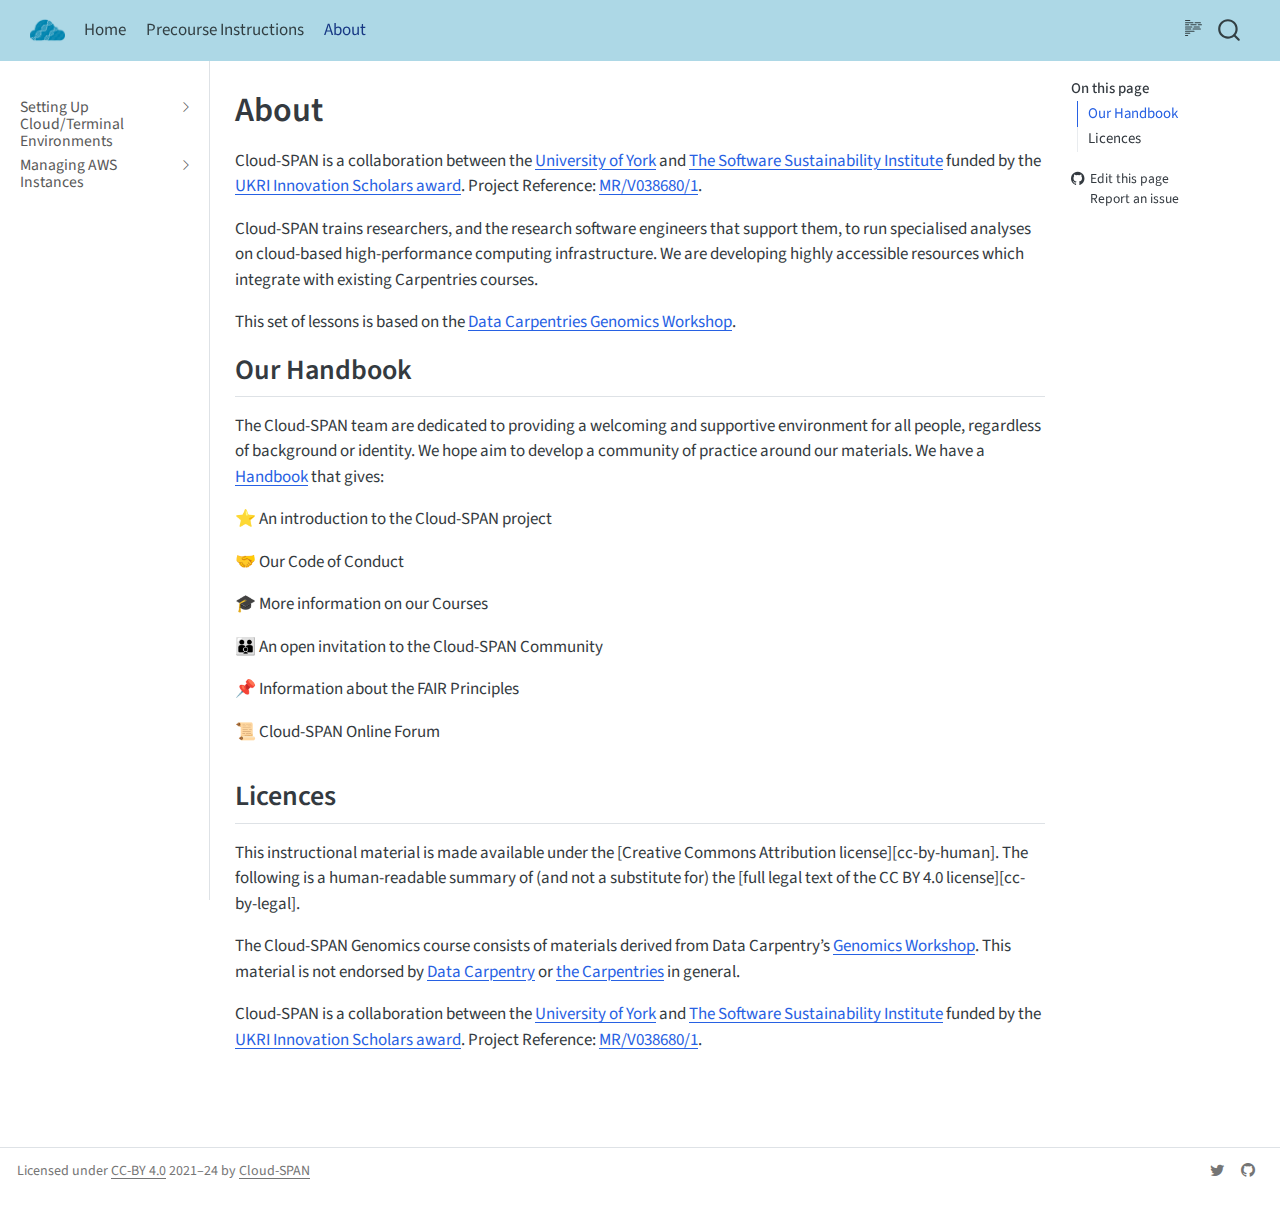
<file: docs/miscellanea/about.html>
<!DOCTYPE html>
<html xmlns="http://www.w3.org/1999/xhtml" lang="en" xml:lang="en"><head>

<meta charset="utf-8">
<meta name="generator" content="quarto-1.5.57">

<meta name="viewport" content="width=device-width, initial-scale=1.0, user-scalable=yes">


<title>About – Automated Management of AWS Instances</title>
<style>
code{white-space: pre-wrap;}
span.smallcaps{font-variant: small-caps;}
div.columns{display: flex; gap: min(4vw, 1.5em);}
div.column{flex: auto; overflow-x: auto;}
div.hanging-indent{margin-left: 1.5em; text-indent: -1.5em;}
ul.task-list{list-style: none;}
ul.task-list li input[type="checkbox"] {
  width: 0.8em;
  margin: 0 0.8em 0.2em -1em; /* quarto-specific, see https://github.com/quarto-dev/quarto-cli/issues/4556 */ 
  vertical-align: middle;
}
</style>


<script src="../../site_libs/quarto-nav/quarto-nav.js"></script>
<script src="../../site_libs/clipboard/clipboard.min.js"></script>
<script src="../../site_libs/quarto-search/autocomplete.umd.js"></script>
<script src="../../site_libs/quarto-search/fuse.min.js"></script>
<script src="../../site_libs/quarto-search/quarto-search.js"></script>
<meta name="quarto:offset" content="../../">
<link href="../../images/cloud-span-icon.png" rel="icon" type="image/png">
<script src="../../site_libs/quarto-html/quarto.js"></script>
<script src="../../site_libs/quarto-html/popper.min.js"></script>
<script src="../../site_libs/quarto-html/tippy.umd.min.js"></script>
<script src="../../site_libs/quarto-html/anchor.min.js"></script>
<link href="../../site_libs/quarto-html/tippy.css" rel="stylesheet">
<link href="../../site_libs/quarto-html/quarto-syntax-highlighting.css" rel="stylesheet" id="quarto-text-highlighting-styles">
<script src="../../site_libs/bootstrap/bootstrap.min.js"></script>
<link href="../../site_libs/bootstrap/bootstrap-icons.css" rel="stylesheet">
<link href="../../site_libs/bootstrap/bootstrap.min.css" rel="stylesheet" id="quarto-bootstrap" data-mode="light">
<script id="quarto-search-options" type="application/json">{
  "location": "navbar",
  "copy-button": false,
  "collapse-after": 3,
  "panel-placement": "end",
  "type": "overlay",
  "limit": 50,
  "keyboard-shortcut": [
    "f",
    "/",
    "s"
  ],
  "show-item-context": false,
  "language": {
    "search-no-results-text": "No results",
    "search-matching-documents-text": "matching documents",
    "search-copy-link-title": "Copy link to search",
    "search-hide-matches-text": "Hide additional matches",
    "search-more-match-text": "more match in this document",
    "search-more-matches-text": "more matches in this document",
    "search-clear-button-title": "Clear",
    "search-text-placeholder": "",
    "search-detached-cancel-button-title": "Cancel",
    "search-submit-button-title": "Submit",
    "search-label": "Search"
  }
}</script>


<link rel="stylesheet" href="../../styles.css">
</head>

<body class="nav-sidebar docked nav-fixed">

<div id="quarto-search-results"></div>
  <header id="quarto-header" class="headroom fixed-top">
    <nav class="navbar navbar-expand-lg " data-bs-theme="dark">
      <div class="navbar-container container-fluid">
      <div class="navbar-brand-container mx-auto">
    <a href="../../index.html" class="navbar-brand navbar-brand-logo">
    <img src="../../images/cloud-span-icon.png" alt="Cloud-SPAN logo." class="navbar-logo">
    </a>
  </div>
            <div id="quarto-search" class="" title="Search"></div>
          <button class="navbar-toggler" type="button" data-bs-toggle="collapse" data-bs-target="#navbarCollapse" aria-controls="navbarCollapse" role="menu" aria-expanded="false" aria-label="Toggle navigation" onclick="if (window.quartoToggleHeadroom) { window.quartoToggleHeadroom(); }">
  <span class="navbar-toggler-icon"></span>
</button>
          <div class="collapse navbar-collapse" id="navbarCollapse">
            <ul class="navbar-nav navbar-nav-scroll me-auto">
  <li class="nav-item">
    <a class="nav-link" href="../../index.html"> 
<span class="menu-text">Home</span></a>
  </li>  
  <li class="nav-item">
    <a class="nav-link" href="../../docs/miscellanea/precourse-instructions.html"> 
<span class="menu-text">Precourse Instructions</span></a>
  </li>  
  <li class="nav-item">
    <a class="nav-link active" href="../../docs/miscellanea/about.html" aria-current="page"> 
<span class="menu-text">About</span></a>
  </li>  
</ul>
          </div> <!-- /navcollapse -->
            <div class="quarto-navbar-tools">
  <a href="" class="quarto-reader-toggle quarto-navigation-tool px-1" onclick="window.quartoToggleReader(); return false;" title="Toggle reader mode">
  <div class="quarto-reader-toggle-btn">
  <i class="bi"></i>
  </div>
</a>
</div>
      </div> <!-- /container-fluid -->
    </nav>
  <nav class="quarto-secondary-nav">
    <div class="container-fluid d-flex">
      <button type="button" class="quarto-btn-toggle btn" data-bs-toggle="collapse" role="button" data-bs-target=".quarto-sidebar-collapse-item" aria-controls="quarto-sidebar" aria-expanded="false" aria-label="Toggle sidebar navigation" onclick="if (window.quartoToggleHeadroom) { window.quartoToggleHeadroom(); }">
        <i class="bi bi-layout-text-sidebar-reverse"></i>
      </button>
        <nav class="quarto-page-breadcrumbs" aria-label="breadcrumb"><ol class="breadcrumb"><li class="breadcrumb-item">About</li></ol></nav>
        <a class="flex-grow-1" role="navigation" data-bs-toggle="collapse" data-bs-target=".quarto-sidebar-collapse-item" aria-controls="quarto-sidebar" aria-expanded="false" aria-label="Toggle sidebar navigation" onclick="if (window.quartoToggleHeadroom) { window.quartoToggleHeadroom(); }">      
        </a>
    </div>
  </nav>
</header>
<!-- content -->
<div id="quarto-content" class="quarto-container page-columns page-rows-contents page-layout-full page-navbar">
<!-- sidebar -->
  <nav id="quarto-sidebar" class="sidebar collapse collapse-horizontal quarto-sidebar-collapse-item sidebar-navigation docked overflow-auto">
    <div class="sidebar-menu-container"> 
    <ul class="list-unstyled mt-1">
        <li class="sidebar-item sidebar-item-section">
      <div class="sidebar-item-container"> 
            <a href="../../docs/lesson01-setting-work-envs/index.html" class="sidebar-item-text sidebar-link">
 <span class="menu-text">Setting Up Cloud/Terminal Environments</span></a>
          <a class="sidebar-item-toggle text-start collapsed" data-bs-toggle="collapse" data-bs-target="#quarto-sidebar-section-1" role="navigation" aria-expanded="false" aria-label="Toggle section">
            <i class="bi bi-chevron-right ms-2"></i>
          </a> 
      </div>
      <ul id="quarto-sidebar-section-1" class="collapse list-unstyled sidebar-section depth1 ">  
          <li class="sidebar-item">
  <div class="sidebar-item-container"> 
  <a href="../../docs/lesson01-setting-work-envs/01-create-aws-account.html" class="sidebar-item-text sidebar-link">
 <span class="menu-text">Create Your AWS Account</span></a>
  </div>
</li>
          <li class="sidebar-item">
  <div class="sidebar-item-container"> 
  <a href="../../docs/lesson01-setting-work-envs/02-configure-account.html" class="sidebar-item-text sidebar-link">
 <span class="menu-text">Configure Your AWS Account</span></a>
  </div>
</li>
          <li class="sidebar-item">
  <div class="sidebar-item-container"> 
  <a href="../../docs/lesson01-setting-work-envs/03-configure-terminal.html" class="sidebar-item-text sidebar-link">
 <span class="menu-text">Configure Your Terminal Environment</span></a>
  </div>
</li>
          <li class="sidebar-item">
  <div class="sidebar-item-container"> 
  <a href="../../docs/lesson01-setting-work-envs/04-configure-cloudshell.html" class="sidebar-item-text sidebar-link">
 <span class="menu-text">Configure Your AWS CloudShell Environment</span></a>
  </div>
</li>
      </ul>
  </li>
        <li class="sidebar-item sidebar-item-section">
      <div class="sidebar-item-container"> 
            <a href="../../docs/lesson02-managing-aws-instances/index.html" class="sidebar-item-text sidebar-link">
 <span class="menu-text">Managing AWS Instances</span></a>
          <a class="sidebar-item-toggle text-start collapsed" data-bs-toggle="collapse" data-bs-target="#quarto-sidebar-section-2" role="navigation" aria-expanded="false" aria-label="Toggle section">
            <i class="bi bi-chevron-right ms-2"></i>
          </a> 
      </div>
      <ul id="quarto-sidebar-section-2" class="collapse list-unstyled sidebar-section depth1 ">  
          <li class="sidebar-item">
  <div class="sidebar-item-container"> 
  <a href="../../docs/lesson02-managing-aws-instances/01-configure-instances-internet.html" class="sidebar-item-text sidebar-link">
 <span class="menu-text">Configure Instances Internet Access</span></a>
  </div>
</li>
          <li class="sidebar-item">
  <div class="sidebar-item-container"> 
  <a href="../../docs/lesson02-managing-aws-instances/02-instances-management.html" class="sidebar-item-text sidebar-link">
 <span class="menu-text">Instances Management Tasks Using the Scripts</span></a>
  </div>
</li>
          <li class="sidebar-item">
  <div class="sidebar-item-container"> 
  <a href="../../docs/lesson02-managing-aws-instances/03-ami-management.html" class="sidebar-item-text sidebar-link">
 <span class="menu-text">AMIs Management</span></a>
  </div>
</li>
          <li class="sidebar-item">
  <div class="sidebar-item-container"> 
  <a href="../../docs/lesson02-managing-aws-instances/04-scripts-design.html" class="sidebar-item-text sidebar-link">
 <span class="menu-text">The Scripts Design</span></a>
  </div>
</li>
      </ul>
  </li>
    </ul>
    </div>
</nav>
<div id="quarto-sidebar-glass" class="quarto-sidebar-collapse-item" data-bs-toggle="collapse" data-bs-target=".quarto-sidebar-collapse-item"></div>
<!-- margin-sidebar -->
    <div id="quarto-margin-sidebar" class="sidebar margin-sidebar">
        <nav id="TOC" role="doc-toc" class="toc-active">
    <h2 id="toc-title">On this page</h2>
   
  <ul>
  <li><a href="#our-handbook" id="toc-our-handbook" class="nav-link active" data-scroll-target="#our-handbook">Our Handbook</a></li>
  <li><a href="#licences" id="toc-licences" class="nav-link" data-scroll-target="#licences">Licences</a></li>
  </ul>
<div class="toc-actions"><ul><li><a href="https://github.com/Cloud-SPAN/nerc-metagenomics-v2q/edit/main/docs/miscellanea/about.qmd" class="toc-action"><i class="bi bi-github"></i>Edit this page</a></li><li><a href="https://github.com/Cloud-SPAN/nerc-metagenomics-v2q/issues/new" class="toc-action"><i class="bi empty"></i>Report an issue</a></li></ul></div></nav>
    </div>
<!-- main -->
<main class="content column-body" id="quarto-document-content">

<header id="title-block-header" class="quarto-title-block default">
<div class="quarto-title">
<h1 class="title">About</h1>
</div>



<div class="quarto-title-meta column-body">

    
  
    
  </div>
  


</header>


<p>Cloud-SPAN is a collaboration between the <a href="https://www.york.ac.uk/">University of York</a> and <a href="https://www.software.ac.uk/">The Software Sustainability Institute</a> funded by the <a href="https://www.ukri.org/news/initiatives-boost-health-and-bioscience-skills-and-industry/">UKRI Innovation Scholars award</a>. Project Reference: <a href="https://gtr.ukri.org/projects?ref=MR%2FV038680%2F1">MR/V038680/1</a>.</p>
<p>Cloud-SPAN trains researchers, and the research software engineers that support them, to run specialised analyses on cloud-based high-performance computing infrastructure. We are developing highly accessible resources which integrate with existing Carpentries courses.</p>
<p>This set of lessons is based on the <a href="https://datacarpentry.org/genomics-workshop/">Data Carpentries Genomics Workshop</a>.</p>
<section id="our-handbook" class="level2">
<h2 class="anchored" data-anchor-id="our-handbook">Our Handbook</h2>
<p>The Cloud-SPAN team are dedicated to providing a welcoming and supportive environment for all people, regardless of background or identity. We hope aim to develop a community of practice around our materials. We have a <a href="https://cloud-span.github.io/CloudSPAN-handbook/">Handbook</a> that gives:</p>
<p>⭐ An introduction to the Cloud-SPAN project</p>
<p>🤝 Our Code of Conduct</p>
<p>🎓 More information on our Courses</p>
<p>👪 An open invitation to the Cloud-SPAN Community</p>
<p>📌 Information about the FAIR Principles</p>
<p>📜 Cloud-SPAN Online Forum</p>
</section>
<section id="licences" class="level2">
<h2 class="anchored" data-anchor-id="licences">Licences</h2>
<p>This instructional material is made available under the [Creative Commons Attribution license][cc-by-human]. The following is a human-readable summary of (and not a substitute for) the [full legal text of the CC BY 4.0 license][cc-by-legal].</p>
<p>The Cloud-SPAN Genomics course consists of materials derived from Data Carpentry’s <a href="https://datacarpentry.org/genomics-workshop/">Genomics Workshop</a>. This material is not endorsed by <a href="https://datacarpentry.org">Data Carpentry</a> or <a href="https://carpentries.org/">the Carpentries</a> in general.</p>
<p>Cloud-SPAN is a collaboration between the <a href="https://www.york.ac.uk/">University of York</a> and <a href="https://www.software.ac.uk/">The Software Sustainability Institute</a> funded by the <a href="https://www.ukri.org/news/initiatives-boost-health-and-bioscience-skills-and-industry/">UKRI Innovation Scholars award</a>. Project Reference: <a href="https://gtr.ukri.org/projects?ref=MR%2FV038680%2F1">MR/V038680/1</a>.</p>


</section>

<a onclick="window.scrollTo(0, 0); return false;" role="button" id="quarto-back-to-top"><i class="bi bi-arrow-up"></i> Back to top</a></main> <!-- /main -->
<script id="quarto-html-after-body" type="application/javascript">
window.document.addEventListener("DOMContentLoaded", function (event) {
  const toggleBodyColorMode = (bsSheetEl) => {
    const mode = bsSheetEl.getAttribute("data-mode");
    const bodyEl = window.document.querySelector("body");
    if (mode === "dark") {
      bodyEl.classList.add("quarto-dark");
      bodyEl.classList.remove("quarto-light");
    } else {
      bodyEl.classList.add("quarto-light");
      bodyEl.classList.remove("quarto-dark");
    }
  }
  const toggleBodyColorPrimary = () => {
    const bsSheetEl = window.document.querySelector("link#quarto-bootstrap");
    if (bsSheetEl) {
      toggleBodyColorMode(bsSheetEl);
    }
  }
  toggleBodyColorPrimary();  
  const icon = "";
  const anchorJS = new window.AnchorJS();
  anchorJS.options = {
    placement: 'right',
    icon: icon
  };
  anchorJS.add('.anchored');
  const isCodeAnnotation = (el) => {
    for (const clz of el.classList) {
      if (clz.startsWith('code-annotation-')) {                     
        return true;
      }
    }
    return false;
  }
  const onCopySuccess = function(e) {
    // button target
    const button = e.trigger;
    // don't keep focus
    button.blur();
    // flash "checked"
    button.classList.add('code-copy-button-checked');
    var currentTitle = button.getAttribute("title");
    button.setAttribute("title", "Copied!");
    let tooltip;
    if (window.bootstrap) {
      button.setAttribute("data-bs-toggle", "tooltip");
      button.setAttribute("data-bs-placement", "left");
      button.setAttribute("data-bs-title", "Copied!");
      tooltip = new bootstrap.Tooltip(button, 
        { trigger: "manual", 
          customClass: "code-copy-button-tooltip",
          offset: [0, -8]});
      tooltip.show();    
    }
    setTimeout(function() {
      if (tooltip) {
        tooltip.hide();
        button.removeAttribute("data-bs-title");
        button.removeAttribute("data-bs-toggle");
        button.removeAttribute("data-bs-placement");
      }
      button.setAttribute("title", currentTitle);
      button.classList.remove('code-copy-button-checked');
    }, 1000);
    // clear code selection
    e.clearSelection();
  }
  const getTextToCopy = function(trigger) {
      const codeEl = trigger.previousElementSibling.cloneNode(true);
      for (const childEl of codeEl.children) {
        if (isCodeAnnotation(childEl)) {
          childEl.remove();
        }
      }
      return codeEl.innerText;
  }
  const clipboard = new window.ClipboardJS('.code-copy-button:not([data-in-quarto-modal])', {
    text: getTextToCopy
  });
  clipboard.on('success', onCopySuccess);
  if (window.document.getElementById('quarto-embedded-source-code-modal')) {
    // For code content inside modals, clipBoardJS needs to be initialized with a container option
    // TODO: Check when it could be a function (https://github.com/zenorocha/clipboard.js/issues/860)
    const clipboardModal = new window.ClipboardJS('.code-copy-button[data-in-quarto-modal]', {
      text: getTextToCopy,
      container: window.document.getElementById('quarto-embedded-source-code-modal')
    });
    clipboardModal.on('success', onCopySuccess);
  }
    var localhostRegex = new RegExp(/^(?:http|https):\/\/localhost\:?[0-9]*\//);
    var mailtoRegex = new RegExp(/^mailto:/);
      var filterRegex = new RegExp("https:\/\/Cloud-SPAN\.github\.io\/cloud-admin-guide-v2q\/");
    var isInternal = (href) => {
        return filterRegex.test(href) || localhostRegex.test(href) || mailtoRegex.test(href);
    }
    // Inspect non-navigation links and adorn them if external
 	var links = window.document.querySelectorAll('a[href]:not(.nav-link):not(.navbar-brand):not(.toc-action):not(.sidebar-link):not(.sidebar-item-toggle):not(.pagination-link):not(.no-external):not([aria-hidden]):not(.dropdown-item):not(.quarto-navigation-tool):not(.about-link)');
    for (var i=0; i<links.length; i++) {
      const link = links[i];
      if (!isInternal(link.href)) {
        // undo the damage that might have been done by quarto-nav.js in the case of
        // links that we want to consider external
        if (link.dataset.originalHref !== undefined) {
          link.href = link.dataset.originalHref;
        }
      }
    }
  function tippyHover(el, contentFn, onTriggerFn, onUntriggerFn) {
    const config = {
      allowHTML: true,
      maxWidth: 500,
      delay: 100,
      arrow: false,
      appendTo: function(el) {
          return el.parentElement;
      },
      interactive: true,
      interactiveBorder: 10,
      theme: 'quarto',
      placement: 'bottom-start',
    };
    if (contentFn) {
      config.content = contentFn;
    }
    if (onTriggerFn) {
      config.onTrigger = onTriggerFn;
    }
    if (onUntriggerFn) {
      config.onUntrigger = onUntriggerFn;
    }
    window.tippy(el, config); 
  }
  const noterefs = window.document.querySelectorAll('a[role="doc-noteref"]');
  for (var i=0; i<noterefs.length; i++) {
    const ref = noterefs[i];
    tippyHover(ref, function() {
      // use id or data attribute instead here
      let href = ref.getAttribute('data-footnote-href') || ref.getAttribute('href');
      try { href = new URL(href).hash; } catch {}
      const id = href.replace(/^#\/?/, "");
      const note = window.document.getElementById(id);
      if (note) {
        return note.innerHTML;
      } else {
        return "";
      }
    });
  }
  const xrefs = window.document.querySelectorAll('a.quarto-xref');
  const processXRef = (id, note) => {
    // Strip column container classes
    const stripColumnClz = (el) => {
      el.classList.remove("page-full", "page-columns");
      if (el.children) {
        for (const child of el.children) {
          stripColumnClz(child);
        }
      }
    }
    stripColumnClz(note)
    if (id === null || id.startsWith('sec-')) {
      // Special case sections, only their first couple elements
      const container = document.createElement("div");
      if (note.children && note.children.length > 2) {
        container.appendChild(note.children[0].cloneNode(true));
        for (let i = 1; i < note.children.length; i++) {
          const child = note.children[i];
          if (child.tagName === "P" && child.innerText === "") {
            continue;
          } else {
            container.appendChild(child.cloneNode(true));
            break;
          }
        }
        if (window.Quarto?.typesetMath) {
          window.Quarto.typesetMath(container);
        }
        return container.innerHTML
      } else {
        if (window.Quarto?.typesetMath) {
          window.Quarto.typesetMath(note);
        }
        return note.innerHTML;
      }
    } else {
      // Remove any anchor links if they are present
      const anchorLink = note.querySelector('a.anchorjs-link');
      if (anchorLink) {
        anchorLink.remove();
      }
      if (window.Quarto?.typesetMath) {
        window.Quarto.typesetMath(note);
      }
      // TODO in 1.5, we should make sure this works without a callout special case
      if (note.classList.contains("callout")) {
        return note.outerHTML;
      } else {
        return note.innerHTML;
      }
    }
  }
  for (var i=0; i<xrefs.length; i++) {
    const xref = xrefs[i];
    tippyHover(xref, undefined, function(instance) {
      instance.disable();
      let url = xref.getAttribute('href');
      let hash = undefined; 
      if (url.startsWith('#')) {
        hash = url;
      } else {
        try { hash = new URL(url).hash; } catch {}
      }
      if (hash) {
        const id = hash.replace(/^#\/?/, "");
        const note = window.document.getElementById(id);
        if (note !== null) {
          try {
            const html = processXRef(id, note.cloneNode(true));
            instance.setContent(html);
          } finally {
            instance.enable();
            instance.show();
          }
        } else {
          // See if we can fetch this
          fetch(url.split('#')[0])
          .then(res => res.text())
          .then(html => {
            const parser = new DOMParser();
            const htmlDoc = parser.parseFromString(html, "text/html");
            const note = htmlDoc.getElementById(id);
            if (note !== null) {
              const html = processXRef(id, note);
              instance.setContent(html);
            } 
          }).finally(() => {
            instance.enable();
            instance.show();
          });
        }
      } else {
        // See if we can fetch a full url (with no hash to target)
        // This is a special case and we should probably do some content thinning / targeting
        fetch(url)
        .then(res => res.text())
        .then(html => {
          const parser = new DOMParser();
          const htmlDoc = parser.parseFromString(html, "text/html");
          const note = htmlDoc.querySelector('main.content');
          if (note !== null) {
            // This should only happen for chapter cross references
            // (since there is no id in the URL)
            // remove the first header
            if (note.children.length > 0 && note.children[0].tagName === "HEADER") {
              note.children[0].remove();
            }
            const html = processXRef(null, note);
            instance.setContent(html);
          } 
        }).finally(() => {
          instance.enable();
          instance.show();
        });
      }
    }, function(instance) {
    });
  }
      let selectedAnnoteEl;
      const selectorForAnnotation = ( cell, annotation) => {
        let cellAttr = 'data-code-cell="' + cell + '"';
        let lineAttr = 'data-code-annotation="' +  annotation + '"';
        const selector = 'span[' + cellAttr + '][' + lineAttr + ']';
        return selector;
      }
      const selectCodeLines = (annoteEl) => {
        const doc = window.document;
        const targetCell = annoteEl.getAttribute("data-target-cell");
        const targetAnnotation = annoteEl.getAttribute("data-target-annotation");
        const annoteSpan = window.document.querySelector(selectorForAnnotation(targetCell, targetAnnotation));
        const lines = annoteSpan.getAttribute("data-code-lines").split(",");
        const lineIds = lines.map((line) => {
          return targetCell + "-" + line;
        })
        let top = null;
        let height = null;
        let parent = null;
        if (lineIds.length > 0) {
            //compute the position of the single el (top and bottom and make a div)
            const el = window.document.getElementById(lineIds[0]);
            top = el.offsetTop;
            height = el.offsetHeight;
            parent = el.parentElement.parentElement;
          if (lineIds.length > 1) {
            const lastEl = window.document.getElementById(lineIds[lineIds.length - 1]);
            const bottom = lastEl.offsetTop + lastEl.offsetHeight;
            height = bottom - top;
          }
          if (top !== null && height !== null && parent !== null) {
            // cook up a div (if necessary) and position it 
            let div = window.document.getElementById("code-annotation-line-highlight");
            if (div === null) {
              div = window.document.createElement("div");
              div.setAttribute("id", "code-annotation-line-highlight");
              div.style.position = 'absolute';
              parent.appendChild(div);
            }
            div.style.top = top - 2 + "px";
            div.style.height = height + 4 + "px";
            div.style.left = 0;
            let gutterDiv = window.document.getElementById("code-annotation-line-highlight-gutter");
            if (gutterDiv === null) {
              gutterDiv = window.document.createElement("div");
              gutterDiv.setAttribute("id", "code-annotation-line-highlight-gutter");
              gutterDiv.style.position = 'absolute';
              const codeCell = window.document.getElementById(targetCell);
              const gutter = codeCell.querySelector('.code-annotation-gutter');
              gutter.appendChild(gutterDiv);
            }
            gutterDiv.style.top = top - 2 + "px";
            gutterDiv.style.height = height + 4 + "px";
          }
          selectedAnnoteEl = annoteEl;
        }
      };
      const unselectCodeLines = () => {
        const elementsIds = ["code-annotation-line-highlight", "code-annotation-line-highlight-gutter"];
        elementsIds.forEach((elId) => {
          const div = window.document.getElementById(elId);
          if (div) {
            div.remove();
          }
        });
        selectedAnnoteEl = undefined;
      };
        // Handle positioning of the toggle
    window.addEventListener(
      "resize",
      throttle(() => {
        elRect = undefined;
        if (selectedAnnoteEl) {
          selectCodeLines(selectedAnnoteEl);
        }
      }, 10)
    );
    function throttle(fn, ms) {
    let throttle = false;
    let timer;
      return (...args) => {
        if(!throttle) { // first call gets through
            fn.apply(this, args);
            throttle = true;
        } else { // all the others get throttled
            if(timer) clearTimeout(timer); // cancel #2
            timer = setTimeout(() => {
              fn.apply(this, args);
              timer = throttle = false;
            }, ms);
        }
      };
    }
      // Attach click handler to the DT
      const annoteDls = window.document.querySelectorAll('dt[data-target-cell]');
      for (const annoteDlNode of annoteDls) {
        annoteDlNode.addEventListener('click', (event) => {
          const clickedEl = event.target;
          if (clickedEl !== selectedAnnoteEl) {
            unselectCodeLines();
            const activeEl = window.document.querySelector('dt[data-target-cell].code-annotation-active');
            if (activeEl) {
              activeEl.classList.remove('code-annotation-active');
            }
            selectCodeLines(clickedEl);
            clickedEl.classList.add('code-annotation-active');
          } else {
            // Unselect the line
            unselectCodeLines();
            clickedEl.classList.remove('code-annotation-active');
          }
        });
      }
  const findCites = (el) => {
    const parentEl = el.parentElement;
    if (parentEl) {
      const cites = parentEl.dataset.cites;
      if (cites) {
        return {
          el,
          cites: cites.split(' ')
        };
      } else {
        return findCites(el.parentElement)
      }
    } else {
      return undefined;
    }
  };
  var bibliorefs = window.document.querySelectorAll('a[role="doc-biblioref"]');
  for (var i=0; i<bibliorefs.length; i++) {
    const ref = bibliorefs[i];
    const citeInfo = findCites(ref);
    if (citeInfo) {
      tippyHover(citeInfo.el, function() {
        var popup = window.document.createElement('div');
        citeInfo.cites.forEach(function(cite) {
          var citeDiv = window.document.createElement('div');
          citeDiv.classList.add('hanging-indent');
          citeDiv.classList.add('csl-entry');
          var biblioDiv = window.document.getElementById('ref-' + cite);
          if (biblioDiv) {
            citeDiv.innerHTML = biblioDiv.innerHTML;
          }
          popup.appendChild(citeDiv);
        });
        return popup.innerHTML;
      });
    }
  }
});
</script>
</div> <!-- /content -->
<footer class="footer">
  <div class="nav-footer">
    <div class="nav-footer-left">
<p>Licensed under <a href="https://creativecommons.org/licenses/by/4.0/">CC-BY 4.0</a> 2021–24 by <a href="https://cloud-span.york.ac.uk/">Cloud-SPAN</a></p>
</div>   
    <div class="nav-footer-center">
      &nbsp;
    <div class="toc-actions d-sm-block d-md-none"><ul><li><a href="https://github.com/Cloud-SPAN/nerc-metagenomics-v2q/edit/main/docs/miscellanea/about.qmd" class="toc-action"><i class="bi bi-github"></i>Edit this page</a></li><li><a href="https://github.com/Cloud-SPAN/nerc-metagenomics-v2q/issues/new" class="toc-action"><i class="bi empty"></i>Report an issue</a></li></ul></div></div>
    <div class="nav-footer-right">
      <ul class="footer-items list-unstyled">
    <li class="nav-item compact">
    <a class="nav-link" href="https://twitter.com/SpanCloud">
      <i class="bi bi-twitter" role="img" aria-label="Quarto Twitter">
</i> 
    </a>
  </li>  
    <li class="nav-item compact">
    <a class="nav-link" href="https://github.com/Cloud-SPAN/cloud-admin-guide-v2q">
      <i class="bi bi-github" role="img" aria-label="Quarto GitHub">
</i> 
    </a>
  </li>  
</ul>
    </div>
  </div>
</footer>




</body></html>
</file>
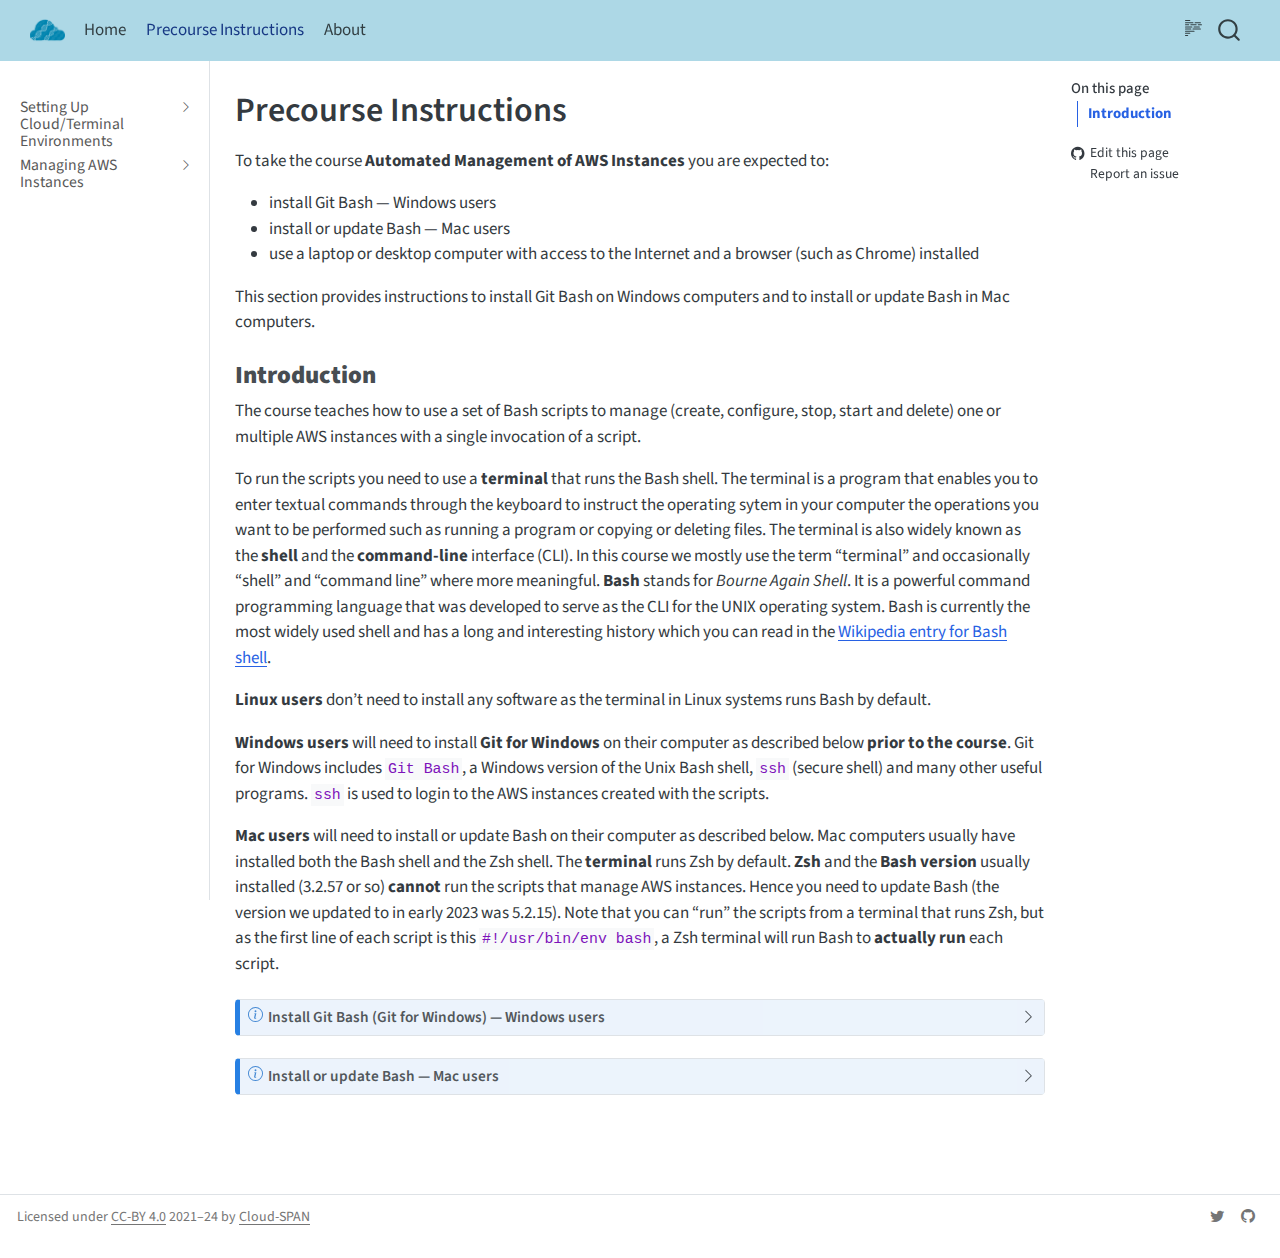
<file: docs/miscellanea/precourse-instructions.html>
<!DOCTYPE html>
<html xmlns="http://www.w3.org/1999/xhtml" lang="en" xml:lang="en"><head>

<meta charset="utf-8">
<meta name="generator" content="quarto-1.5.57">

<meta name="viewport" content="width=device-width, initial-scale=1.0, user-scalable=yes">


<title>Precourse Instructions – Automated Management of AWS Instances</title>
<style>
code{white-space: pre-wrap;}
span.smallcaps{font-variant: small-caps;}
div.columns{display: flex; gap: min(4vw, 1.5em);}
div.column{flex: auto; overflow-x: auto;}
div.hanging-indent{margin-left: 1.5em; text-indent: -1.5em;}
ul.task-list{list-style: none;}
ul.task-list li input[type="checkbox"] {
  width: 0.8em;
  margin: 0 0.8em 0.2em -1em; /* quarto-specific, see https://github.com/quarto-dev/quarto-cli/issues/4556 */ 
  vertical-align: middle;
}
/* CSS for syntax highlighting */
pre > code.sourceCode { white-space: pre; position: relative; }
pre > code.sourceCode > span { line-height: 1.25; }
pre > code.sourceCode > span:empty { height: 1.2em; }
.sourceCode { overflow: visible; }
code.sourceCode > span { color: inherit; text-decoration: inherit; }
div.sourceCode { margin: 1em 0; }
pre.sourceCode { margin: 0; }
@media screen {
div.sourceCode { overflow: auto; }
}
@media print {
pre > code.sourceCode { white-space: pre-wrap; }
pre > code.sourceCode > span { display: inline-block; text-indent: -5em; padding-left: 5em; }
}
pre.numberSource code
  { counter-reset: source-line 0; }
pre.numberSource code > span
  { position: relative; left: -4em; counter-increment: source-line; }
pre.numberSource code > span > a:first-child::before
  { content: counter(source-line);
    position: relative; left: -1em; text-align: right; vertical-align: baseline;
    border: none; display: inline-block;
    -webkit-touch-callout: none; -webkit-user-select: none;
    -khtml-user-select: none; -moz-user-select: none;
    -ms-user-select: none; user-select: none;
    padding: 0 4px; width: 4em;
  }
pre.numberSource { margin-left: 3em;  padding-left: 4px; }
div.sourceCode
  {   }
@media screen {
pre > code.sourceCode > span > a:first-child::before { text-decoration: underline; }
}
</style>


<script src="../../site_libs/quarto-nav/quarto-nav.js"></script>
<script src="../../site_libs/clipboard/clipboard.min.js"></script>
<script src="../../site_libs/quarto-search/autocomplete.umd.js"></script>
<script src="../../site_libs/quarto-search/fuse.min.js"></script>
<script src="../../site_libs/quarto-search/quarto-search.js"></script>
<meta name="quarto:offset" content="../../">
<link href="../../images/cloud-span-icon.png" rel="icon" type="image/png">
<script src="../../site_libs/quarto-html/quarto.js"></script>
<script src="../../site_libs/quarto-html/popper.min.js"></script>
<script src="../../site_libs/quarto-html/tippy.umd.min.js"></script>
<script src="../../site_libs/quarto-html/anchor.min.js"></script>
<link href="../../site_libs/quarto-html/tippy.css" rel="stylesheet">
<link href="../../site_libs/quarto-html/quarto-syntax-highlighting.css" rel="stylesheet" id="quarto-text-highlighting-styles">
<script src="../../site_libs/bootstrap/bootstrap.min.js"></script>
<link href="../../site_libs/bootstrap/bootstrap-icons.css" rel="stylesheet">
<link href="../../site_libs/bootstrap/bootstrap.min.css" rel="stylesheet" id="quarto-bootstrap" data-mode="light">
<script id="quarto-search-options" type="application/json">{
  "location": "navbar",
  "copy-button": false,
  "collapse-after": 3,
  "panel-placement": "end",
  "type": "overlay",
  "limit": 50,
  "keyboard-shortcut": [
    "f",
    "/",
    "s"
  ],
  "show-item-context": false,
  "language": {
    "search-no-results-text": "No results",
    "search-matching-documents-text": "matching documents",
    "search-copy-link-title": "Copy link to search",
    "search-hide-matches-text": "Hide additional matches",
    "search-more-match-text": "more match in this document",
    "search-more-matches-text": "more matches in this document",
    "search-clear-button-title": "Clear",
    "search-text-placeholder": "",
    "search-detached-cancel-button-title": "Cancel",
    "search-submit-button-title": "Submit",
    "search-label": "Search"
  }
}</script>


<link rel="stylesheet" href="../../styles.css">
</head>

<body class="nav-sidebar docked nav-fixed">

<div id="quarto-search-results"></div>
  <header id="quarto-header" class="headroom fixed-top">
    <nav class="navbar navbar-expand-lg " data-bs-theme="dark">
      <div class="navbar-container container-fluid">
      <div class="navbar-brand-container mx-auto">
    <a href="../../index.html" class="navbar-brand navbar-brand-logo">
    <img src="../../images/cloud-span-icon.png" alt="Cloud-SPAN logo." class="navbar-logo">
    </a>
  </div>
            <div id="quarto-search" class="" title="Search"></div>
          <button class="navbar-toggler" type="button" data-bs-toggle="collapse" data-bs-target="#navbarCollapse" aria-controls="navbarCollapse" role="menu" aria-expanded="false" aria-label="Toggle navigation" onclick="if (window.quartoToggleHeadroom) { window.quartoToggleHeadroom(); }">
  <span class="navbar-toggler-icon"></span>
</button>
          <div class="collapse navbar-collapse" id="navbarCollapse">
            <ul class="navbar-nav navbar-nav-scroll me-auto">
  <li class="nav-item">
    <a class="nav-link" href="../../index.html"> 
<span class="menu-text">Home</span></a>
  </li>  
  <li class="nav-item">
    <a class="nav-link active" href="../../docs/miscellanea/precourse-instructions.html" aria-current="page"> 
<span class="menu-text">Precourse Instructions</span></a>
  </li>  
  <li class="nav-item">
    <a class="nav-link" href="../../docs/miscellanea/about.html"> 
<span class="menu-text">About</span></a>
  </li>  
</ul>
          </div> <!-- /navcollapse -->
            <div class="quarto-navbar-tools">
  <a href="" class="quarto-reader-toggle quarto-navigation-tool px-1" onclick="window.quartoToggleReader(); return false;" title="Toggle reader mode">
  <div class="quarto-reader-toggle-btn">
  <i class="bi"></i>
  </div>
</a>
</div>
      </div> <!-- /container-fluid -->
    </nav>
  <nav class="quarto-secondary-nav">
    <div class="container-fluid d-flex">
      <button type="button" class="quarto-btn-toggle btn" data-bs-toggle="collapse" role="button" data-bs-target=".quarto-sidebar-collapse-item" aria-controls="quarto-sidebar" aria-expanded="false" aria-label="Toggle sidebar navigation" onclick="if (window.quartoToggleHeadroom) { window.quartoToggleHeadroom(); }">
        <i class="bi bi-layout-text-sidebar-reverse"></i>
      </button>
        <nav class="quarto-page-breadcrumbs" aria-label="breadcrumb"><ol class="breadcrumb"><li class="breadcrumb-item">Precourse Instructions</li></ol></nav>
        <a class="flex-grow-1" role="navigation" data-bs-toggle="collapse" data-bs-target=".quarto-sidebar-collapse-item" aria-controls="quarto-sidebar" aria-expanded="false" aria-label="Toggle sidebar navigation" onclick="if (window.quartoToggleHeadroom) { window.quartoToggleHeadroom(); }">      
        </a>
    </div>
  </nav>
</header>
<!-- content -->
<div id="quarto-content" class="quarto-container page-columns page-rows-contents page-layout-full page-navbar">
<!-- sidebar -->
  <nav id="quarto-sidebar" class="sidebar collapse collapse-horizontal quarto-sidebar-collapse-item sidebar-navigation docked overflow-auto">
    <div class="sidebar-menu-container"> 
    <ul class="list-unstyled mt-1">
        <li class="sidebar-item sidebar-item-section">
      <div class="sidebar-item-container"> 
            <a href="../../docs/lesson01-setting-work-envs/index.html" class="sidebar-item-text sidebar-link">
 <span class="menu-text">Setting Up Cloud/Terminal Environments</span></a>
          <a class="sidebar-item-toggle text-start collapsed" data-bs-toggle="collapse" data-bs-target="#quarto-sidebar-section-1" role="navigation" aria-expanded="false" aria-label="Toggle section">
            <i class="bi bi-chevron-right ms-2"></i>
          </a> 
      </div>
      <ul id="quarto-sidebar-section-1" class="collapse list-unstyled sidebar-section depth1 ">  
          <li class="sidebar-item">
  <div class="sidebar-item-container"> 
  <a href="../../docs/lesson01-setting-work-envs/01-create-aws-account.html" class="sidebar-item-text sidebar-link">
 <span class="menu-text">Create Your AWS Account</span></a>
  </div>
</li>
          <li class="sidebar-item">
  <div class="sidebar-item-container"> 
  <a href="../../docs/lesson01-setting-work-envs/02-configure-account.html" class="sidebar-item-text sidebar-link">
 <span class="menu-text">Configure Your AWS Account</span></a>
  </div>
</li>
          <li class="sidebar-item">
  <div class="sidebar-item-container"> 
  <a href="../../docs/lesson01-setting-work-envs/03-configure-terminal.html" class="sidebar-item-text sidebar-link">
 <span class="menu-text">Configure Your Terminal Environment</span></a>
  </div>
</li>
          <li class="sidebar-item">
  <div class="sidebar-item-container"> 
  <a href="../../docs/lesson01-setting-work-envs/04-configure-cloudshell.html" class="sidebar-item-text sidebar-link">
 <span class="menu-text">Configure Your AWS CloudShell Environment</span></a>
  </div>
</li>
      </ul>
  </li>
        <li class="sidebar-item sidebar-item-section">
      <div class="sidebar-item-container"> 
            <a href="../../docs/lesson02-managing-aws-instances/index.html" class="sidebar-item-text sidebar-link">
 <span class="menu-text">Managing AWS Instances</span></a>
          <a class="sidebar-item-toggle text-start collapsed" data-bs-toggle="collapse" data-bs-target="#quarto-sidebar-section-2" role="navigation" aria-expanded="false" aria-label="Toggle section">
            <i class="bi bi-chevron-right ms-2"></i>
          </a> 
      </div>
      <ul id="quarto-sidebar-section-2" class="collapse list-unstyled sidebar-section depth1 ">  
          <li class="sidebar-item">
  <div class="sidebar-item-container"> 
  <a href="../../docs/lesson02-managing-aws-instances/01-configure-instances-internet.html" class="sidebar-item-text sidebar-link">
 <span class="menu-text">Configure Instances Internet Access</span></a>
  </div>
</li>
          <li class="sidebar-item">
  <div class="sidebar-item-container"> 
  <a href="../../docs/lesson02-managing-aws-instances/02-instances-management.html" class="sidebar-item-text sidebar-link">
 <span class="menu-text">Instances Management Tasks Using the Scripts</span></a>
  </div>
</li>
          <li class="sidebar-item">
  <div class="sidebar-item-container"> 
  <a href="../../docs/lesson02-managing-aws-instances/03-ami-management.html" class="sidebar-item-text sidebar-link">
 <span class="menu-text">AMIs Management</span></a>
  </div>
</li>
          <li class="sidebar-item">
  <div class="sidebar-item-container"> 
  <a href="../../docs/lesson02-managing-aws-instances/04-scripts-design.html" class="sidebar-item-text sidebar-link">
 <span class="menu-text">The Scripts Design</span></a>
  </div>
</li>
      </ul>
  </li>
    </ul>
    </div>
</nav>
<div id="quarto-sidebar-glass" class="quarto-sidebar-collapse-item" data-bs-toggle="collapse" data-bs-target=".quarto-sidebar-collapse-item"></div>
<!-- margin-sidebar -->
    <div id="quarto-margin-sidebar" class="sidebar margin-sidebar">
        <nav id="TOC" role="doc-toc" class="toc-active">
    <h2 id="toc-title">On this page</h2>
   
  <ul>
  <li><a href="#introduction" id="toc-introduction" class="nav-link active" data-scroll-target="#introduction"><strong>Introduction</strong></a></li>
  </ul>
<div class="toc-actions"><ul><li><a href="https://github.com/Cloud-SPAN/nerc-metagenomics-v2q/edit/main/docs/miscellanea/precourse-instructions.qmd" class="toc-action"><i class="bi bi-github"></i>Edit this page</a></li><li><a href="https://github.com/Cloud-SPAN/nerc-metagenomics-v2q/issues/new" class="toc-action"><i class="bi empty"></i>Report an issue</a></li></ul></div></nav>
    </div>
<!-- main -->
<main class="content column-body" id="quarto-document-content">

<header id="title-block-header" class="quarto-title-block default">
<div class="quarto-title">
<h1 class="title">Precourse Instructions</h1>
</div>



<div class="quarto-title-meta column-body">

    
  
    
  </div>
  


</header>


<p>To take the course <strong>Automated Management of AWS Instances</strong> you are expected to:</p>
<ul>
<li>install Git Bash — Windows users</li>
<li>install or update Bash — Mac users</li>
<li>use a laptop or desktop computer with access to the Internet and a browser (such as Chrome) installed</li>
</ul>
<p>This section provides instructions to install Git Bash on Windows computers and to install or update Bash in Mac computers.</p>
<section id="introduction" class="level3">
<h3 class="anchored" data-anchor-id="introduction"><strong>Introduction</strong></h3>
<p>The course teaches how to use a set of Bash scripts to manage (create, configure, stop, start and delete) one or multiple AWS instances with a single invocation of a script.</p>
<p>To run the scripts you need to use a <strong>terminal</strong> that runs the Bash shell. The terminal is a program that enables you to enter textual commands through the keyboard to instruct the operating sytem in your computer the operations you want to be performed such as running a program or copying or deleting files. The terminal is also widely known as the <strong>shell</strong> and the <strong>command-line</strong> interface (CLI). In this course we mostly use the term “terminal” and occasionally “shell” and “command line” where more meaningful. <strong>Bash</strong> stands for <em>Bourne Again Shell</em>. It is a powerful command programming language that was developed to serve as the CLI for the UNIX operating system. Bash is currently the most widely used shell and has a long and interesting history which you can read in the <a href="https://en.wikipedia.org/wiki/Bash_(Unix_shell)">Wikipedia entry for Bash shell</a>.</p>
<p><strong>Linux users</strong> don’t need to install any software as the terminal in Linux systems runs Bash by default.</p>
<p><strong>Windows users</strong> will need to install <strong>Git for Windows</strong> on their computer as described below <strong>prior to the course</strong>. Git for Windows includes <code>Git Bash</code>, a Windows version of the Unix Bash shell, <code>ssh</code> (secure shell) and many other useful programs. <code>ssh</code> is used to login to the AWS instances created with the scripts.</p>
<p><strong>Mac users</strong> will need to install or update Bash on their computer as described below. Mac computers usually have installed both the Bash shell and the Zsh shell. The <strong>terminal</strong> runs Zsh by default. <strong>Zsh</strong> and the <strong>Bash version</strong> usually installed (3.2.57 or so) <strong>cannot</strong> run the scripts that manage AWS instances. Hence you need to update Bash (the version we updated to in early 2023 was 5.2.15). Note that you can “run” the scripts from a terminal that runs Zsh, but as the first line of each script is this <code>#!/usr/bin/env bash</code>, a Zsh terminal will run Bash to <strong>actually run</strong> each script.</p>
<div class="callout callout-style-default callout-note callout-titled">
<div class="callout-header d-flex align-content-center" data-bs-toggle="collapse" data-bs-target=".callout-1-contents" aria-controls="callout-1" aria-expanded="false" aria-label="Toggle callout">
<div class="callout-icon-container">
<i class="callout-icon"></i>
</div>
<div class="callout-title-container flex-fill">
Install Git Bash (Git for Windows) — Windows users
</div>
<div class="callout-btn-toggle d-inline-block border-0 py-1 ps-1 pe-0 float-end"><i class="callout-toggle"></i></div>
</div>
<div id="callout-1" class="callout-1-contents callout-collapse collapse">
<div class="callout-body-container callout-body">
<p>The steps below correspond to the installation of Git for Windows version 2.33.1 from scratch. The installation of a more recent version, or updating a previously installed version, may show different wording in the screen messages mentioned below or may vary slightly in the number of steps to follow. Choose as many of the options below as possible.</p>
<ul>
<li>Click on this link: <a href="https://gitforwindows.org/">Git for Windows download page</a></li>
<li>Once in that page, click on <strong>Download</strong> to download the installer.</li>
<li>Once the installer is downloaded,
<ul>
<li><strong>double click on it</strong></li>
<li>you will then be asked some questions and to select an option for each question.</li>
<li>each question <strong>is shown below</strong> in <em>Italics</em>, and the selection to be made is shown in <strong>bold</strong></li>
</ul></li>
<li><em>The app you’re trying to install isn’t a Microsoft-verified app ..?</em>
<ul>
<li>Click on <strong>Install anyway</strong></li>
</ul></li>
<li><em>Do you want to allow this app to make changes to your device?</em>
<ul>
<li>Click on <strong>Yes</strong></li>
</ul></li>
<li><em>GNU General Public License</em>
<ul>
<li>click on <strong>Next</strong></li>
</ul></li>
<li><em>Select Destination Location</em>
<ul>
<li>click on <strong>Next</strong> (don’t change the location shown).</li>
</ul></li>
<li><em>Select Components</em>
<ul>
<li>click on <strong>Additional Icons</strong> (it will also select “On the Desktop” option)</li>
<li>then click on <strong>Next</strong></li>
</ul></li>
<li><em>Select Start Menu Folder</em>
<ul>
<li>click on <strong>Next</strong> (don’t change the folder name shown)</li>
</ul></li>
<li><em>Choosing the default editor used by Git</em></li>
<li>select <strong>Use the nano editor by default</strong> and click on <strong>Next</strong>.</li>
<li><strong>NB</strong>: you may need to click on the dropdown menu and to <strong>scroll up</strong> with the mouse to see this option – see the figure:</li>
</ul>
<div class="quarto-figure quarto-figure-center">
<figure class="figure">
<p><img src="../../images/git-installation-nano-option.png" class="img-fluid figure-img" alt="GIT installation nano option" width="500"></p>
<figcaption>.</figcaption>
</figure>
</div>
<ul>
<li><em>Adjusting the name of the initial branch in new repositories</em>
<ul>
<li>keep the selected (or select the) option <strong>Let Git decide</strong> and click on <strong>Next</strong>.</li>
</ul></li>
<li><em>Adjusting your PATH environment</em>
<ul>
<li>keep the selected, <em>Recommended</em> option <strong>Git from the command line and also from 3rd-party software</strong></li>
<li>or select it, and click on <strong>Next</strong>.</li>
<li><strong>NB</strong>: if this option is not selected, some programs that you need for the course will not work properly. If this happens rerun the installer and select the appropriate option.</li>
</ul></li>
<li><em>Choosing the SSH executable</em>
<ul>
<li>keep the selected (or select the) option <strong>Use bundled OpenSSH</strong> and click on <strong>Next</strong>.</li>
</ul></li>
<li><em>Choosing HTTPS transport backend</em>
<ul>
<li>keep the selected (or select the) option <strong>Use the OpenSSL library</strong> and click on <strong>Next</strong>.</li>
</ul></li>
<li><em>Configuring the line ending conversions</em>
<ul>
<li>keep the selected (or select the) option <strong>Checkout Windows-style, commit Unix-style line endings</strong> and click on <strong>Next</strong>.</li>
</ul></li>
<li><em>Configuring the terminal emulator to use with Git Bash</em>
<ul>
<li>keep the selected (or select the) option <strong>Use MinTTy (the default terminal of MSYS2)</strong> and click on <strong>Next</strong>.</li>
</ul></li>
<li><em>Choose the default behaviour of <code>git pull</code></em>
<ul>
<li>keep the selected (or select the) option <strong>Default (fast-forward or merge)</strong> and click on <strong>Next</strong>.</li>
</ul></li>
<li><em>Choose a credential helper</em>
<ul>
<li>keep the selected (or select the) option <strong>Git Credential Manager Core</strong> and click on <strong>Next</strong>.</li>
</ul></li>
<li><em>Configuring extra options</em>
<ul>
<li>keep the selected option (Enable File System Caching) and click on <strong>Next</strong>.</li>
</ul></li>
<li><em>Configuring experimental options</em>
<ul>
<li>click on <strong>Install</strong> without selecting any option</li>
</ul></li>
<li>Click on <strong>Finish</strong></li>
</ul>
<p><strong>Run</strong> Git Bash by double clicking on the Git Bash icon in your Desktop screen.</p>
<div class="quarto-figure quarto-figure-center">
<figure class="figure">
<p><img src="../../images/gitbash-launch-icon.png" class="img-fluid figure-img" alt="Git Bash launch icon" width="150"></p>
<figcaption>.</figcaption>
</figure>
</div>
<p><strong>Exit</strong> Git Bash by pressing the keys <code>Ctrl</code> and <code>d</code> (<code>Ctrl-d</code>) simultaneously.</p>
</div>
</div>
</div>
<div class="callout callout-style-default callout-note callout-titled">
<div class="callout-header d-flex align-content-center" data-bs-toggle="collapse" data-bs-target=".callout-2-contents" aria-controls="callout-2" aria-expanded="false" aria-label="Toggle callout">
<div class="callout-icon-container">
<i class="callout-icon"></i>
</div>
<div class="callout-title-container flex-fill">
Install or update Bash — Mac users
</div>
<div class="callout-btn-toggle d-inline-block border-0 py-1 ps-1 pe-0 float-end"><i class="callout-toggle"></i></div>
</div>
<div id="callout-2" class="callout-2-contents callout-collapse collapse">
<div class="callout-body-container callout-body">
<p>To install or update Bash, open a terminal and enter the <code>brew</code> command in the code box below. You can copy-paste the command but don’t include the dollar sign <code>$</code>.</p>
<div class="code-with-filename">
<div class="code-with-filename-file">
<pre><strong>Code</strong></pre>
</div>
<div class="sourceCode" id="cb1" data-filename="Code"><pre class="sourceCode bash code-with-copy"><code class="sourceCode bash"><span id="cb1-1"><a href="#cb1-1" aria-hidden="true" tabindex="-1"></a> <span class="ex">$</span> brew install bash</span></code><button title="Copy to Clipboard" class="code-copy-button"><i class="bi"></i></button></pre></div>
</div>
<p>You will see an output like the following:</p>
<div class="code-with-filename">
<div class="code-with-filename-file">
<pre><strong>Output</strong></pre>
</div>
<div class="sourceCode" id="cb2" data-filename="Output"><pre class="sourceCode default code-with-copy"><code class="sourceCode default"><span id="cb2-1"><a href="#cb2-1" aria-hidden="true" tabindex="-1"></a> Running `brew update --auto-update`...</span>
<span id="cb2-2"><a href="#cb2-2" aria-hidden="true" tabindex="-1"></a> ==&gt; Downloading https://formulae.brew.sh/api/formula.jws.json</span>
<span id="cb2-3"><a href="#cb2-3" aria-hidden="true" tabindex="-1"></a> ######################################################################## 100.0%</span>
<span id="cb2-4"><a href="#cb2-4" aria-hidden="true" tabindex="-1"></a> ==&gt; Downloading https://formulae.brew.sh/api/cask.jws.json</span>
<span id="cb2-5"><a href="#cb2-5" aria-hidden="true" tabindex="-1"></a> ######################################################################## 100.0%</span>
<span id="cb2-6"><a href="#cb2-6" aria-hidden="true" tabindex="-1"></a> ==&gt; Auto-updated Homebrew!</span>
<span id="cb2-7"><a href="#cb2-7" aria-hidden="true" tabindex="-1"></a> Updated 1 tap (aws/aws).</span>
<span id="cb2-8"><a href="#cb2-8" aria-hidden="true" tabindex="-1"></a></span>
<span id="cb2-9"><a href="#cb2-9" aria-hidden="true" tabindex="-1"></a> ==&gt; Fetching bash</span>
<span id="cb2-10"><a href="#cb2-10" aria-hidden="true" tabindex="-1"></a> ==&gt; Downloading https://ghcr.io/v2/homebrew/core/bash/manifests/5.2.15</span>
<span id="cb2-11"><a href="#cb2-11" aria-hidden="true" tabindex="-1"></a> ######################################################################## 100.0%</span>
<span id="cb2-12"><a href="#cb2-12" aria-hidden="true" tabindex="-1"></a> ==&gt; Downloading https://ghcr.io/v2/homebrew/core/bash/blobs/&gt; sha256:05a5f9435c9e9ffe8377b03e0ca6b27bbb32cc</span>
<span id="cb2-13"><a href="#cb2-13" aria-hidden="true" tabindex="-1"></a> ==&gt; Downloading from https://pkg-containers.githubusercontent.com/ghcr1/blobs/&gt; sha256:05a5f9435c9e9ffe8377</span>
<span id="cb2-14"><a href="#cb2-14" aria-hidden="true" tabindex="-1"></a> ######################################################################## 100.0%</span>
<span id="cb2-15"><a href="#cb2-15" aria-hidden="true" tabindex="-1"></a> ==&gt; Pouring bash--5.2.15.monterey.bottle.tar.gz</span>
<span id="cb2-16"><a href="#cb2-16" aria-hidden="true" tabindex="-1"></a> 🍺  /usr/local/Cellar/bash/5.2.15: 162 files, 11.7MB</span>
<span id="cb2-17"><a href="#cb2-17" aria-hidden="true" tabindex="-1"></a> ==&gt; Running `brew cleanup bash`...</span>
<span id="cb2-18"><a href="#cb2-18" aria-hidden="true" tabindex="-1"></a> Disable this behaviour by setting HOMEBREW_NO_INSTALL_CLEANUP.</span>
<span id="cb2-19"><a href="#cb2-19" aria-hidden="true" tabindex="-1"></a> Hide these hints with HOMEBREW_NO_ENV_HINTS (see `man brew`).</span></code><button title="Copy to Clipboard" class="code-copy-button"><i class="bi"></i></button></pre></div>
</div>
<p>Check the Bash version installed with the command below:</p>
<div class="code-with-filename">
<div class="code-with-filename-file">
<pre><strong>Code</strong></pre>
</div>
<div class="sourceCode" id="cb3" data-filename="Code"><pre class="sourceCode bash code-with-copy"><code class="sourceCode bash"><span id="cb3-1"><a href="#cb3-1" aria-hidden="true" tabindex="-1"></a> <span class="ex">$</span> bash <span class="at">--version</span></span></code><button title="Copy to Clipboard" class="code-copy-button"><i class="bi"></i></button></pre></div>
</div>
<p>If the package manager <code>brew</code> is not installed in your computer, you can install it with the command below (from the <a href="https://brew.sh/">brew website</a>):</p>
<div class="code-with-filename">
<div class="code-with-filename-file">
<pre><strong>Code</strong></pre>
</div>
<div class="sourceCode" id="cb4" data-filename="Code"><pre class="sourceCode bash code-with-copy"><code class="sourceCode bash"><span id="cb4-1"><a href="#cb4-1" aria-hidden="true" tabindex="-1"></a> <span class="ex">$</span> /bin/bash <span class="at">-c</span> <span class="st">"</span><span class="va">$(</span><span class="ex">curl</span> <span class="at">-fsSL</span> https://raw.githubusercontent.com/Homebrew/install/HEAD/install.sh<span class="va">)</span><span class="st">"</span></span></code><button title="Copy to Clipboard" class="code-copy-button"><i class="bi"></i></button></pre></div>
</div>
</div>
</div>
</div>


</section>

<a onclick="window.scrollTo(0, 0); return false;" role="button" id="quarto-back-to-top"><i class="bi bi-arrow-up"></i> Back to top</a></main> <!-- /main -->
<script id="quarto-html-after-body" type="application/javascript">
window.document.addEventListener("DOMContentLoaded", function (event) {
  const toggleBodyColorMode = (bsSheetEl) => {
    const mode = bsSheetEl.getAttribute("data-mode");
    const bodyEl = window.document.querySelector("body");
    if (mode === "dark") {
      bodyEl.classList.add("quarto-dark");
      bodyEl.classList.remove("quarto-light");
    } else {
      bodyEl.classList.add("quarto-light");
      bodyEl.classList.remove("quarto-dark");
    }
  }
  const toggleBodyColorPrimary = () => {
    const bsSheetEl = window.document.querySelector("link#quarto-bootstrap");
    if (bsSheetEl) {
      toggleBodyColorMode(bsSheetEl);
    }
  }
  toggleBodyColorPrimary();  
  const icon = "";
  const anchorJS = new window.AnchorJS();
  anchorJS.options = {
    placement: 'right',
    icon: icon
  };
  anchorJS.add('.anchored');
  const isCodeAnnotation = (el) => {
    for (const clz of el.classList) {
      if (clz.startsWith('code-annotation-')) {                     
        return true;
      }
    }
    return false;
  }
  const onCopySuccess = function(e) {
    // button target
    const button = e.trigger;
    // don't keep focus
    button.blur();
    // flash "checked"
    button.classList.add('code-copy-button-checked');
    var currentTitle = button.getAttribute("title");
    button.setAttribute("title", "Copied!");
    let tooltip;
    if (window.bootstrap) {
      button.setAttribute("data-bs-toggle", "tooltip");
      button.setAttribute("data-bs-placement", "left");
      button.setAttribute("data-bs-title", "Copied!");
      tooltip = new bootstrap.Tooltip(button, 
        { trigger: "manual", 
          customClass: "code-copy-button-tooltip",
          offset: [0, -8]});
      tooltip.show();    
    }
    setTimeout(function() {
      if (tooltip) {
        tooltip.hide();
        button.removeAttribute("data-bs-title");
        button.removeAttribute("data-bs-toggle");
        button.removeAttribute("data-bs-placement");
      }
      button.setAttribute("title", currentTitle);
      button.classList.remove('code-copy-button-checked');
    }, 1000);
    // clear code selection
    e.clearSelection();
  }
  const getTextToCopy = function(trigger) {
      const codeEl = trigger.previousElementSibling.cloneNode(true);
      for (const childEl of codeEl.children) {
        if (isCodeAnnotation(childEl)) {
          childEl.remove();
        }
      }
      return codeEl.innerText;
  }
  const clipboard = new window.ClipboardJS('.code-copy-button:not([data-in-quarto-modal])', {
    text: getTextToCopy
  });
  clipboard.on('success', onCopySuccess);
  if (window.document.getElementById('quarto-embedded-source-code-modal')) {
    // For code content inside modals, clipBoardJS needs to be initialized with a container option
    // TODO: Check when it could be a function (https://github.com/zenorocha/clipboard.js/issues/860)
    const clipboardModal = new window.ClipboardJS('.code-copy-button[data-in-quarto-modal]', {
      text: getTextToCopy,
      container: window.document.getElementById('quarto-embedded-source-code-modal')
    });
    clipboardModal.on('success', onCopySuccess);
  }
    var localhostRegex = new RegExp(/^(?:http|https):\/\/localhost\:?[0-9]*\//);
    var mailtoRegex = new RegExp(/^mailto:/);
      var filterRegex = new RegExp("https:\/\/Cloud-SPAN\.github\.io\/cloud-admin-guide-v2q\/");
    var isInternal = (href) => {
        return filterRegex.test(href) || localhostRegex.test(href) || mailtoRegex.test(href);
    }
    // Inspect non-navigation links and adorn them if external
 	var links = window.document.querySelectorAll('a[href]:not(.nav-link):not(.navbar-brand):not(.toc-action):not(.sidebar-link):not(.sidebar-item-toggle):not(.pagination-link):not(.no-external):not([aria-hidden]):not(.dropdown-item):not(.quarto-navigation-tool):not(.about-link)');
    for (var i=0; i<links.length; i++) {
      const link = links[i];
      if (!isInternal(link.href)) {
        // undo the damage that might have been done by quarto-nav.js in the case of
        // links that we want to consider external
        if (link.dataset.originalHref !== undefined) {
          link.href = link.dataset.originalHref;
        }
      }
    }
  function tippyHover(el, contentFn, onTriggerFn, onUntriggerFn) {
    const config = {
      allowHTML: true,
      maxWidth: 500,
      delay: 100,
      arrow: false,
      appendTo: function(el) {
          return el.parentElement;
      },
      interactive: true,
      interactiveBorder: 10,
      theme: 'quarto',
      placement: 'bottom-start',
    };
    if (contentFn) {
      config.content = contentFn;
    }
    if (onTriggerFn) {
      config.onTrigger = onTriggerFn;
    }
    if (onUntriggerFn) {
      config.onUntrigger = onUntriggerFn;
    }
    window.tippy(el, config); 
  }
  const noterefs = window.document.querySelectorAll('a[role="doc-noteref"]');
  for (var i=0; i<noterefs.length; i++) {
    const ref = noterefs[i];
    tippyHover(ref, function() {
      // use id or data attribute instead here
      let href = ref.getAttribute('data-footnote-href') || ref.getAttribute('href');
      try { href = new URL(href).hash; } catch {}
      const id = href.replace(/^#\/?/, "");
      const note = window.document.getElementById(id);
      if (note) {
        return note.innerHTML;
      } else {
        return "";
      }
    });
  }
  const xrefs = window.document.querySelectorAll('a.quarto-xref');
  const processXRef = (id, note) => {
    // Strip column container classes
    const stripColumnClz = (el) => {
      el.classList.remove("page-full", "page-columns");
      if (el.children) {
        for (const child of el.children) {
          stripColumnClz(child);
        }
      }
    }
    stripColumnClz(note)
    if (id === null || id.startsWith('sec-')) {
      // Special case sections, only their first couple elements
      const container = document.createElement("div");
      if (note.children && note.children.length > 2) {
        container.appendChild(note.children[0].cloneNode(true));
        for (let i = 1; i < note.children.length; i++) {
          const child = note.children[i];
          if (child.tagName === "P" && child.innerText === "") {
            continue;
          } else {
            container.appendChild(child.cloneNode(true));
            break;
          }
        }
        if (window.Quarto?.typesetMath) {
          window.Quarto.typesetMath(container);
        }
        return container.innerHTML
      } else {
        if (window.Quarto?.typesetMath) {
          window.Quarto.typesetMath(note);
        }
        return note.innerHTML;
      }
    } else {
      // Remove any anchor links if they are present
      const anchorLink = note.querySelector('a.anchorjs-link');
      if (anchorLink) {
        anchorLink.remove();
      }
      if (window.Quarto?.typesetMath) {
        window.Quarto.typesetMath(note);
      }
      // TODO in 1.5, we should make sure this works without a callout special case
      if (note.classList.contains("callout")) {
        return note.outerHTML;
      } else {
        return note.innerHTML;
      }
    }
  }
  for (var i=0; i<xrefs.length; i++) {
    const xref = xrefs[i];
    tippyHover(xref, undefined, function(instance) {
      instance.disable();
      let url = xref.getAttribute('href');
      let hash = undefined; 
      if (url.startsWith('#')) {
        hash = url;
      } else {
        try { hash = new URL(url).hash; } catch {}
      }
      if (hash) {
        const id = hash.replace(/^#\/?/, "");
        const note = window.document.getElementById(id);
        if (note !== null) {
          try {
            const html = processXRef(id, note.cloneNode(true));
            instance.setContent(html);
          } finally {
            instance.enable();
            instance.show();
          }
        } else {
          // See if we can fetch this
          fetch(url.split('#')[0])
          .then(res => res.text())
          .then(html => {
            const parser = new DOMParser();
            const htmlDoc = parser.parseFromString(html, "text/html");
            const note = htmlDoc.getElementById(id);
            if (note !== null) {
              const html = processXRef(id, note);
              instance.setContent(html);
            } 
          }).finally(() => {
            instance.enable();
            instance.show();
          });
        }
      } else {
        // See if we can fetch a full url (with no hash to target)
        // This is a special case and we should probably do some content thinning / targeting
        fetch(url)
        .then(res => res.text())
        .then(html => {
          const parser = new DOMParser();
          const htmlDoc = parser.parseFromString(html, "text/html");
          const note = htmlDoc.querySelector('main.content');
          if (note !== null) {
            // This should only happen for chapter cross references
            // (since there is no id in the URL)
            // remove the first header
            if (note.children.length > 0 && note.children[0].tagName === "HEADER") {
              note.children[0].remove();
            }
            const html = processXRef(null, note);
            instance.setContent(html);
          } 
        }).finally(() => {
          instance.enable();
          instance.show();
        });
      }
    }, function(instance) {
    });
  }
      let selectedAnnoteEl;
      const selectorForAnnotation = ( cell, annotation) => {
        let cellAttr = 'data-code-cell="' + cell + '"';
        let lineAttr = 'data-code-annotation="' +  annotation + '"';
        const selector = 'span[' + cellAttr + '][' + lineAttr + ']';
        return selector;
      }
      const selectCodeLines = (annoteEl) => {
        const doc = window.document;
        const targetCell = annoteEl.getAttribute("data-target-cell");
        const targetAnnotation = annoteEl.getAttribute("data-target-annotation");
        const annoteSpan = window.document.querySelector(selectorForAnnotation(targetCell, targetAnnotation));
        const lines = annoteSpan.getAttribute("data-code-lines").split(",");
        const lineIds = lines.map((line) => {
          return targetCell + "-" + line;
        })
        let top = null;
        let height = null;
        let parent = null;
        if (lineIds.length > 0) {
            //compute the position of the single el (top and bottom and make a div)
            const el = window.document.getElementById(lineIds[0]);
            top = el.offsetTop;
            height = el.offsetHeight;
            parent = el.parentElement.parentElement;
          if (lineIds.length > 1) {
            const lastEl = window.document.getElementById(lineIds[lineIds.length - 1]);
            const bottom = lastEl.offsetTop + lastEl.offsetHeight;
            height = bottom - top;
          }
          if (top !== null && height !== null && parent !== null) {
            // cook up a div (if necessary) and position it 
            let div = window.document.getElementById("code-annotation-line-highlight");
            if (div === null) {
              div = window.document.createElement("div");
              div.setAttribute("id", "code-annotation-line-highlight");
              div.style.position = 'absolute';
              parent.appendChild(div);
            }
            div.style.top = top - 2 + "px";
            div.style.height = height + 4 + "px";
            div.style.left = 0;
            let gutterDiv = window.document.getElementById("code-annotation-line-highlight-gutter");
            if (gutterDiv === null) {
              gutterDiv = window.document.createElement("div");
              gutterDiv.setAttribute("id", "code-annotation-line-highlight-gutter");
              gutterDiv.style.position = 'absolute';
              const codeCell = window.document.getElementById(targetCell);
              const gutter = codeCell.querySelector('.code-annotation-gutter');
              gutter.appendChild(gutterDiv);
            }
            gutterDiv.style.top = top - 2 + "px";
            gutterDiv.style.height = height + 4 + "px";
          }
          selectedAnnoteEl = annoteEl;
        }
      };
      const unselectCodeLines = () => {
        const elementsIds = ["code-annotation-line-highlight", "code-annotation-line-highlight-gutter"];
        elementsIds.forEach((elId) => {
          const div = window.document.getElementById(elId);
          if (div) {
            div.remove();
          }
        });
        selectedAnnoteEl = undefined;
      };
        // Handle positioning of the toggle
    window.addEventListener(
      "resize",
      throttle(() => {
        elRect = undefined;
        if (selectedAnnoteEl) {
          selectCodeLines(selectedAnnoteEl);
        }
      }, 10)
    );
    function throttle(fn, ms) {
    let throttle = false;
    let timer;
      return (...args) => {
        if(!throttle) { // first call gets through
            fn.apply(this, args);
            throttle = true;
        } else { // all the others get throttled
            if(timer) clearTimeout(timer); // cancel #2
            timer = setTimeout(() => {
              fn.apply(this, args);
              timer = throttle = false;
            }, ms);
        }
      };
    }
      // Attach click handler to the DT
      const annoteDls = window.document.querySelectorAll('dt[data-target-cell]');
      for (const annoteDlNode of annoteDls) {
        annoteDlNode.addEventListener('click', (event) => {
          const clickedEl = event.target;
          if (clickedEl !== selectedAnnoteEl) {
            unselectCodeLines();
            const activeEl = window.document.querySelector('dt[data-target-cell].code-annotation-active');
            if (activeEl) {
              activeEl.classList.remove('code-annotation-active');
            }
            selectCodeLines(clickedEl);
            clickedEl.classList.add('code-annotation-active');
          } else {
            // Unselect the line
            unselectCodeLines();
            clickedEl.classList.remove('code-annotation-active');
          }
        });
      }
  const findCites = (el) => {
    const parentEl = el.parentElement;
    if (parentEl) {
      const cites = parentEl.dataset.cites;
      if (cites) {
        return {
          el,
          cites: cites.split(' ')
        };
      } else {
        return findCites(el.parentElement)
      }
    } else {
      return undefined;
    }
  };
  var bibliorefs = window.document.querySelectorAll('a[role="doc-biblioref"]');
  for (var i=0; i<bibliorefs.length; i++) {
    const ref = bibliorefs[i];
    const citeInfo = findCites(ref);
    if (citeInfo) {
      tippyHover(citeInfo.el, function() {
        var popup = window.document.createElement('div');
        citeInfo.cites.forEach(function(cite) {
          var citeDiv = window.document.createElement('div');
          citeDiv.classList.add('hanging-indent');
          citeDiv.classList.add('csl-entry');
          var biblioDiv = window.document.getElementById('ref-' + cite);
          if (biblioDiv) {
            citeDiv.innerHTML = biblioDiv.innerHTML;
          }
          popup.appendChild(citeDiv);
        });
        return popup.innerHTML;
      });
    }
  }
});
</script>
</div> <!-- /content -->
<footer class="footer">
  <div class="nav-footer">
    <div class="nav-footer-left">
<p>Licensed under <a href="https://creativecommons.org/licenses/by/4.0/">CC-BY 4.0</a> 2021–24 by <a href="https://cloud-span.york.ac.uk/">Cloud-SPAN</a></p>
</div>   
    <div class="nav-footer-center">
      &nbsp;
    <div class="toc-actions d-sm-block d-md-none"><ul><li><a href="https://github.com/Cloud-SPAN/nerc-metagenomics-v2q/edit/main/docs/miscellanea/precourse-instructions.qmd" class="toc-action"><i class="bi bi-github"></i>Edit this page</a></li><li><a href="https://github.com/Cloud-SPAN/nerc-metagenomics-v2q/issues/new" class="toc-action"><i class="bi empty"></i>Report an issue</a></li></ul></div></div>
    <div class="nav-footer-right">
      <ul class="footer-items list-unstyled">
    <li class="nav-item compact">
    <a class="nav-link" href="https://twitter.com/SpanCloud">
      <i class="bi bi-twitter" role="img" aria-label="Quarto Twitter">
</i> 
    </a>
  </li>  
    <li class="nav-item compact">
    <a class="nav-link" href="https://github.com/Cloud-SPAN/cloud-admin-guide-v2q">
      <i class="bi bi-github" role="img" aria-label="Quarto GitHub">
</i> 
    </a>
  </li>  
</ul>
    </div>
  </div>
</footer>




</body></html>
</file>
<file: site_libs/quarto-html/tippy.css>
.tippy-box[data-animation=fade][data-state=hidden]{opacity:0}[data-tippy-root]{max-width:calc(100vw - 10px)}.tippy-box{position:relative;background-color:#333;color:#fff;border-radius:4px;font-size:14px;line-height:1.4;white-space:normal;outline:0;transition-property:transform,visibility,opacity}.tippy-box[data-placement^=top]>.tippy-arrow{bottom:0}.tippy-box[data-placement^=top]>.tippy-arrow:before{bottom:-7px;left:0;border-width:8px 8px 0;border-top-color:initial;transform-origin:center top}.tippy-box[data-placement^=bottom]>.tippy-arrow{top:0}.tippy-box[data-placement^=bottom]>.tippy-arrow:before{top:-7px;left:0;border-width:0 8px 8px;border-bottom-color:initial;transform-origin:center bottom}.tippy-box[data-placement^=left]>.tippy-arrow{right:0}.tippy-box[data-placement^=left]>.tippy-arrow:before{border-width:8px 0 8px 8px;border-left-color:initial;right:-7px;transform-origin:center left}.tippy-box[data-placement^=right]>.tippy-arrow{left:0}.tippy-box[data-placement^=right]>.tippy-arrow:before{left:-7px;border-width:8px 8px 8px 0;border-right-color:initial;transform-origin:center right}.tippy-box[data-inertia][data-state=visible]{transition-timing-function:cubic-bezier(.54,1.5,.38,1.11)}.tippy-arrow{width:16px;height:16px;color:#333}.tippy-arrow:before{content:"";position:absolute;border-color:transparent;border-style:solid}.tippy-content{position:relative;padding:5px 9px;z-index:1}
</file>
<file: site_libs/quarto-html/quarto-syntax-highlighting.css>
/* quarto syntax highlight colors */
:root {
  --quarto-hl-al-color: #ff5555;
  --quarto-hl-an-color: #ff79c6;
  --quarto-hl-at-color: #ff79c6;
  --quarto-hl-bn-color: #bd93f9;
  --quarto-hl-bu-color: #8be9fd;
  --quarto-hl-ch-color: #f1fa8c;
  --quarto-hl-co-color: #6272a4;
  --quarto-hl-cv-color: #8be9fd;
  --quarto-hl-cn-color: #bd93f9;
  --quarto-hl-cf-color: #ff79c6;
  --quarto-hl-dt-color: #8be9fd;
  --quarto-hl-dv-color: #bd93f9;
  --quarto-hl-do-color: #ffb86c;
  --quarto-hl-er-color: #ff5555;
  --quarto-hl-ex-color: #8be9fd;
  --quarto-hl-fl-color: #bd93f9;
  --quarto-hl-fu-color: #50fa7b;
  --quarto-hl-im-color: #ff79c6;
  --quarto-hl-in-color: #f1fa8c;
  --quarto-hl-kw-color: #ff79c6;
  --quarto-hl-op-color: #f8f8f2;
  --quarto-hl-pp-color: #ff79c6;
  --quarto-hl-re-color: #8be9fd;
  --quarto-hl-sc-color: #ff79c6;
  --quarto-hl-ss-color: #f1fa8c;
  --quarto-hl-st-color: #f1fa8c;
  --quarto-hl-va-color: #8be9fd;
  --quarto-hl-vs-color: #f1fa8c;
  --quarto-hl-wa-color: #ff5555;
}

/* other quarto variables */
:root {
  --quarto-font-monospace: SFMono-Regular, Menlo, Monaco, Consolas, "Liberation Mono", "Courier New", monospace;
}

code span.al {
  font-weight: bold;
  color: #ff5555;
}

code span.an {
  color: #ff79c6;
}

code span.at {
  color: #ff79c6;
}

code span.bn {
  color: #bd93f9;
}

code span.bu {
  color: #8be9fd;
}

code span.ch {
  color: #f1fa8c;
}

code span.co {
  color: #6272a4;
}

code span.cv {
  color: #8be9fd;
}

code span.cn {
  font-weight: bold;
  color: #bd93f9;
}

code span.cf {
  color: #ff79c6;
}

code span.dt {
  font-style: italic;
  color: #8be9fd;
}

code span.dv {
  color: #bd93f9;
}

code span.do {
  color: #ffb86c;
}

code span.er {
  color: #ff5555;
  text-decoration: underline;
}

code span.ex {
  color: #8be9fd;
}

code span.fl {
  color: #bd93f9;
}

code span.fu {
  color: #50fa7b;
}

code span.im {
  color: #ff79c6;
}

code span.in {
  color: #f1fa8c;
}

code span.kw {
  color: #ff79c6;
}

pre > code.sourceCode > span {
  color: #f8f8f2;
}

code span {
  color: #f8f8f2;
}

code.sourceCode > span {
  color: #f8f8f2;
}

div.sourceCode,
div.sourceCode pre.sourceCode {
  color: #f8f8f2;
}

code span.op {
  color: #f8f8f2;
}

code span.pp {
  color: #ff79c6;
}

code span.re {
  color: #8be9fd;
}

code span.sc {
  color: #ff79c6;
}

code span.ss {
  color: #f1fa8c;
}

code span.st {
  color: #f1fa8c;
}

code span.va {
  color: #8be9fd;
}

code span.vs {
  color: #f1fa8c;
}

code span.wa {
  color: #ff5555;
}

.prevent-inlining {
  content: "</";
}

/*# sourceMappingURL=debc5d5d77c3f9108843748ff7464032.css.map */
</file>
<file: styles.css>
/* css styles */
</file>
